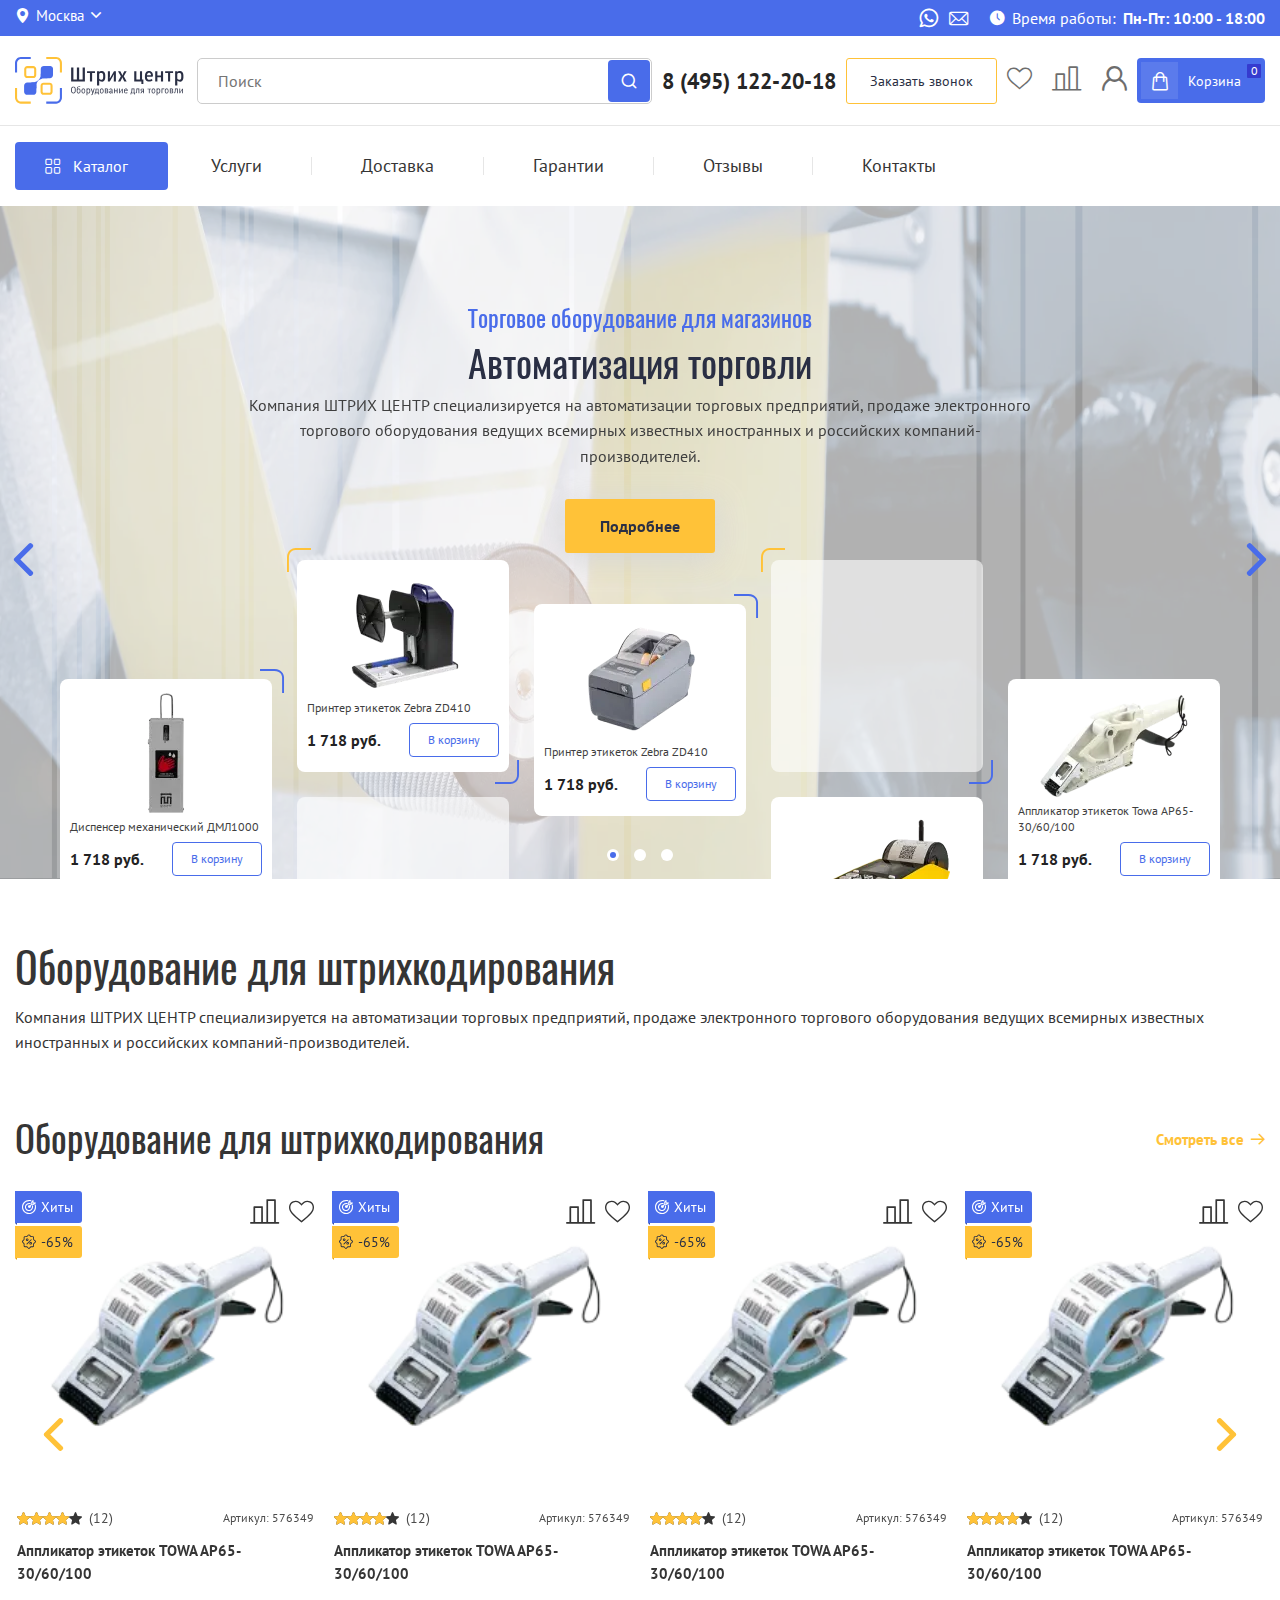
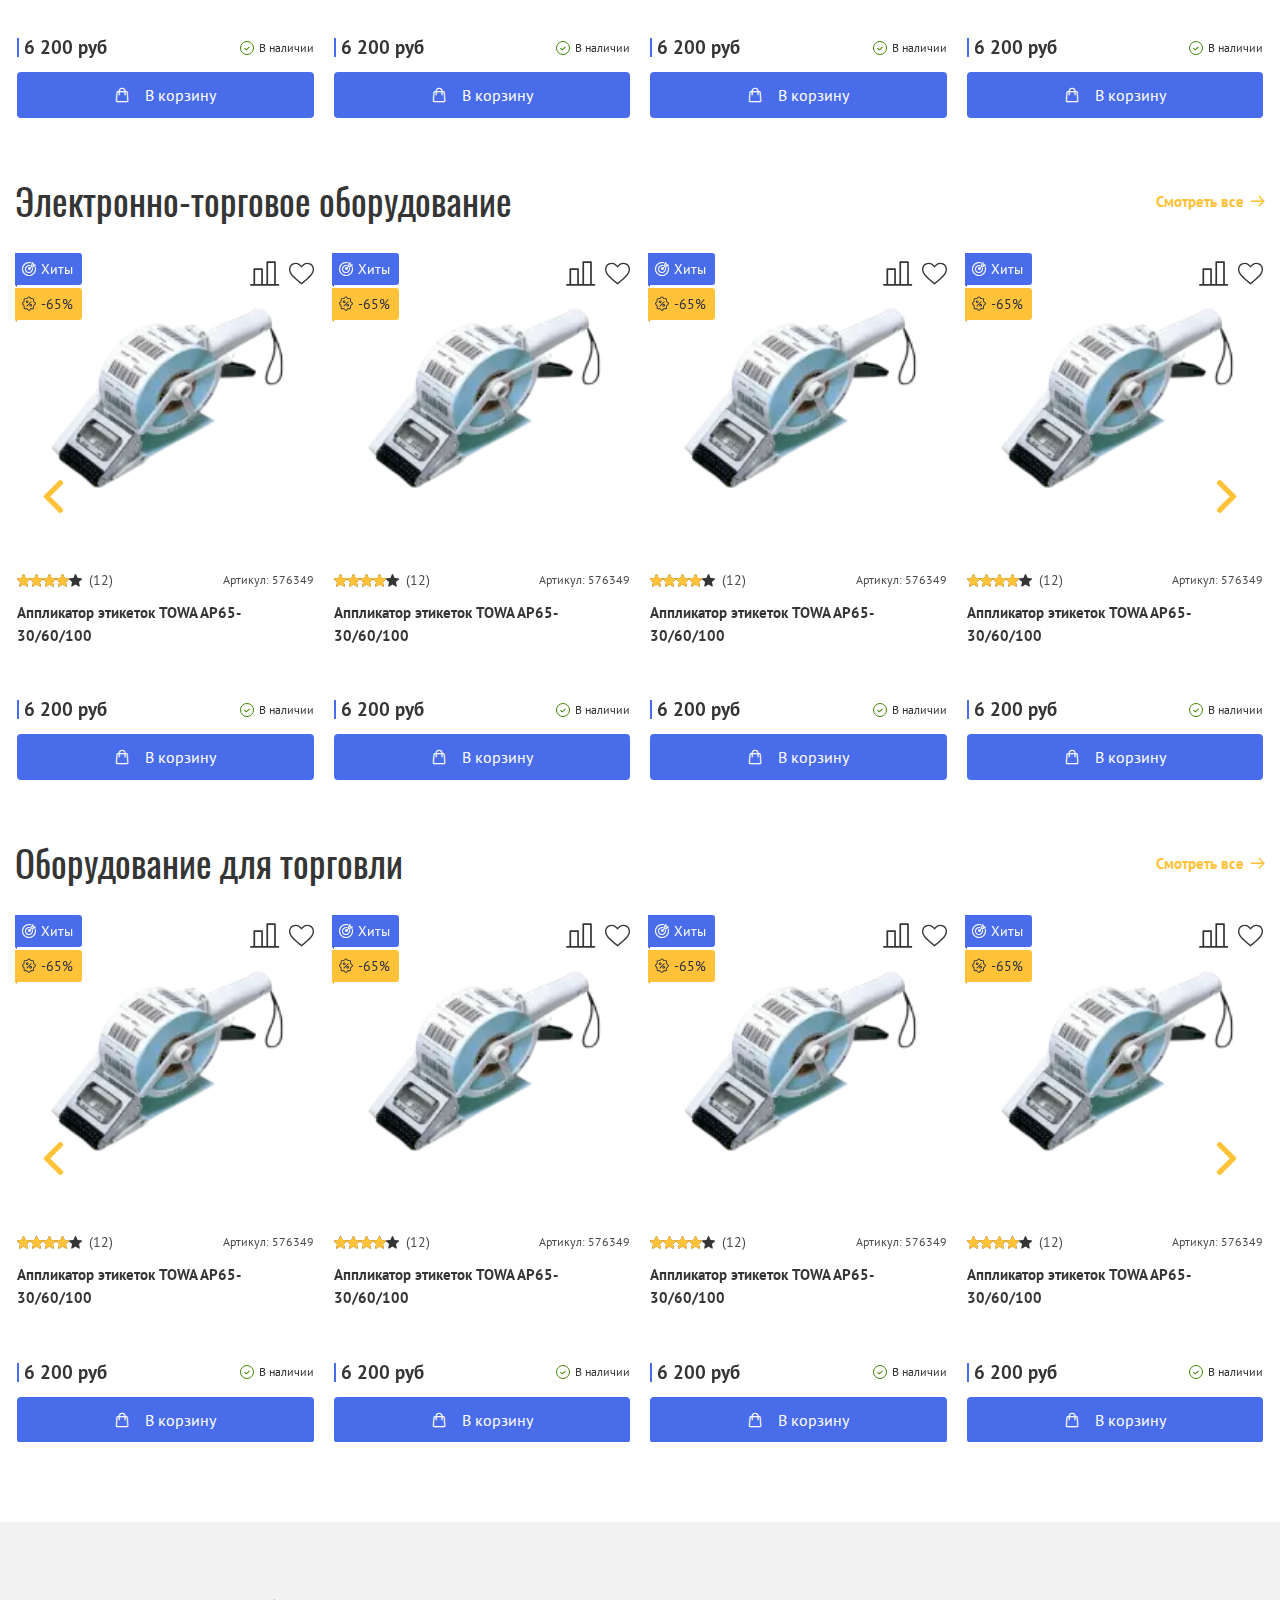
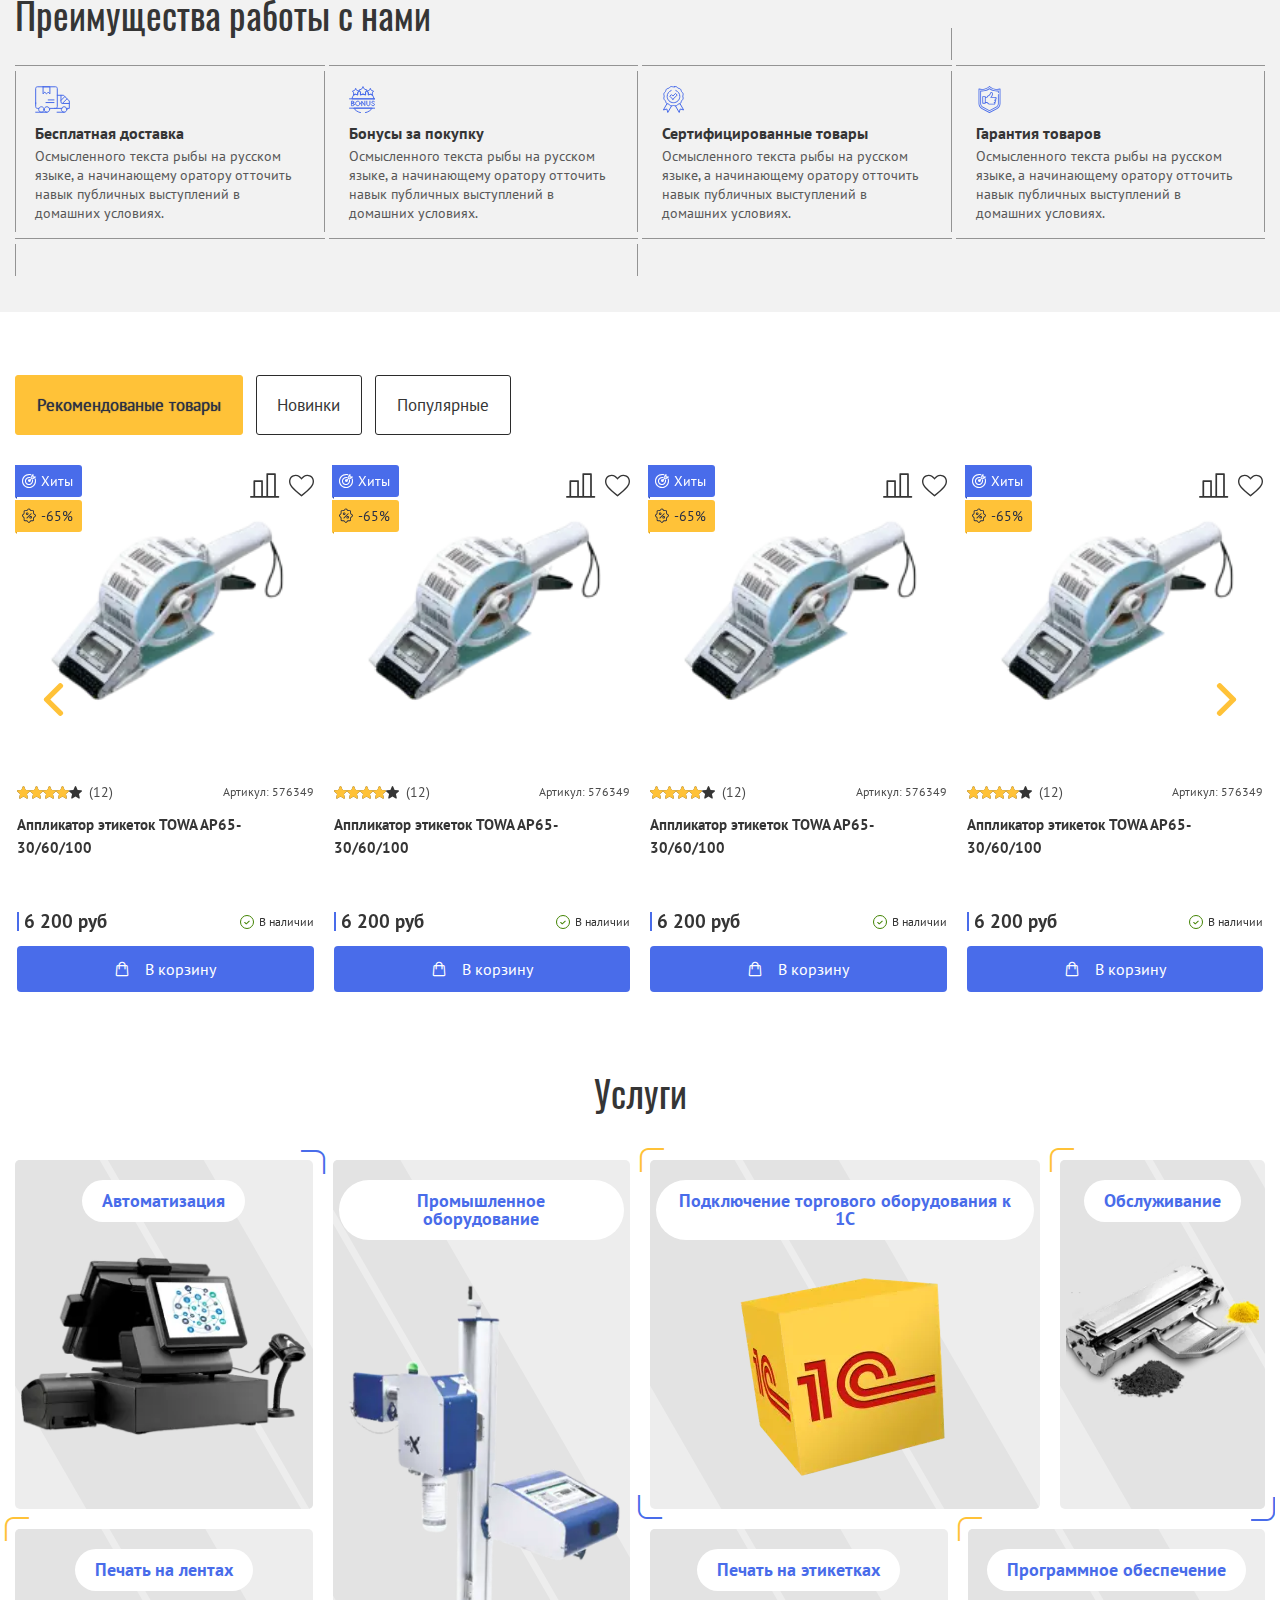
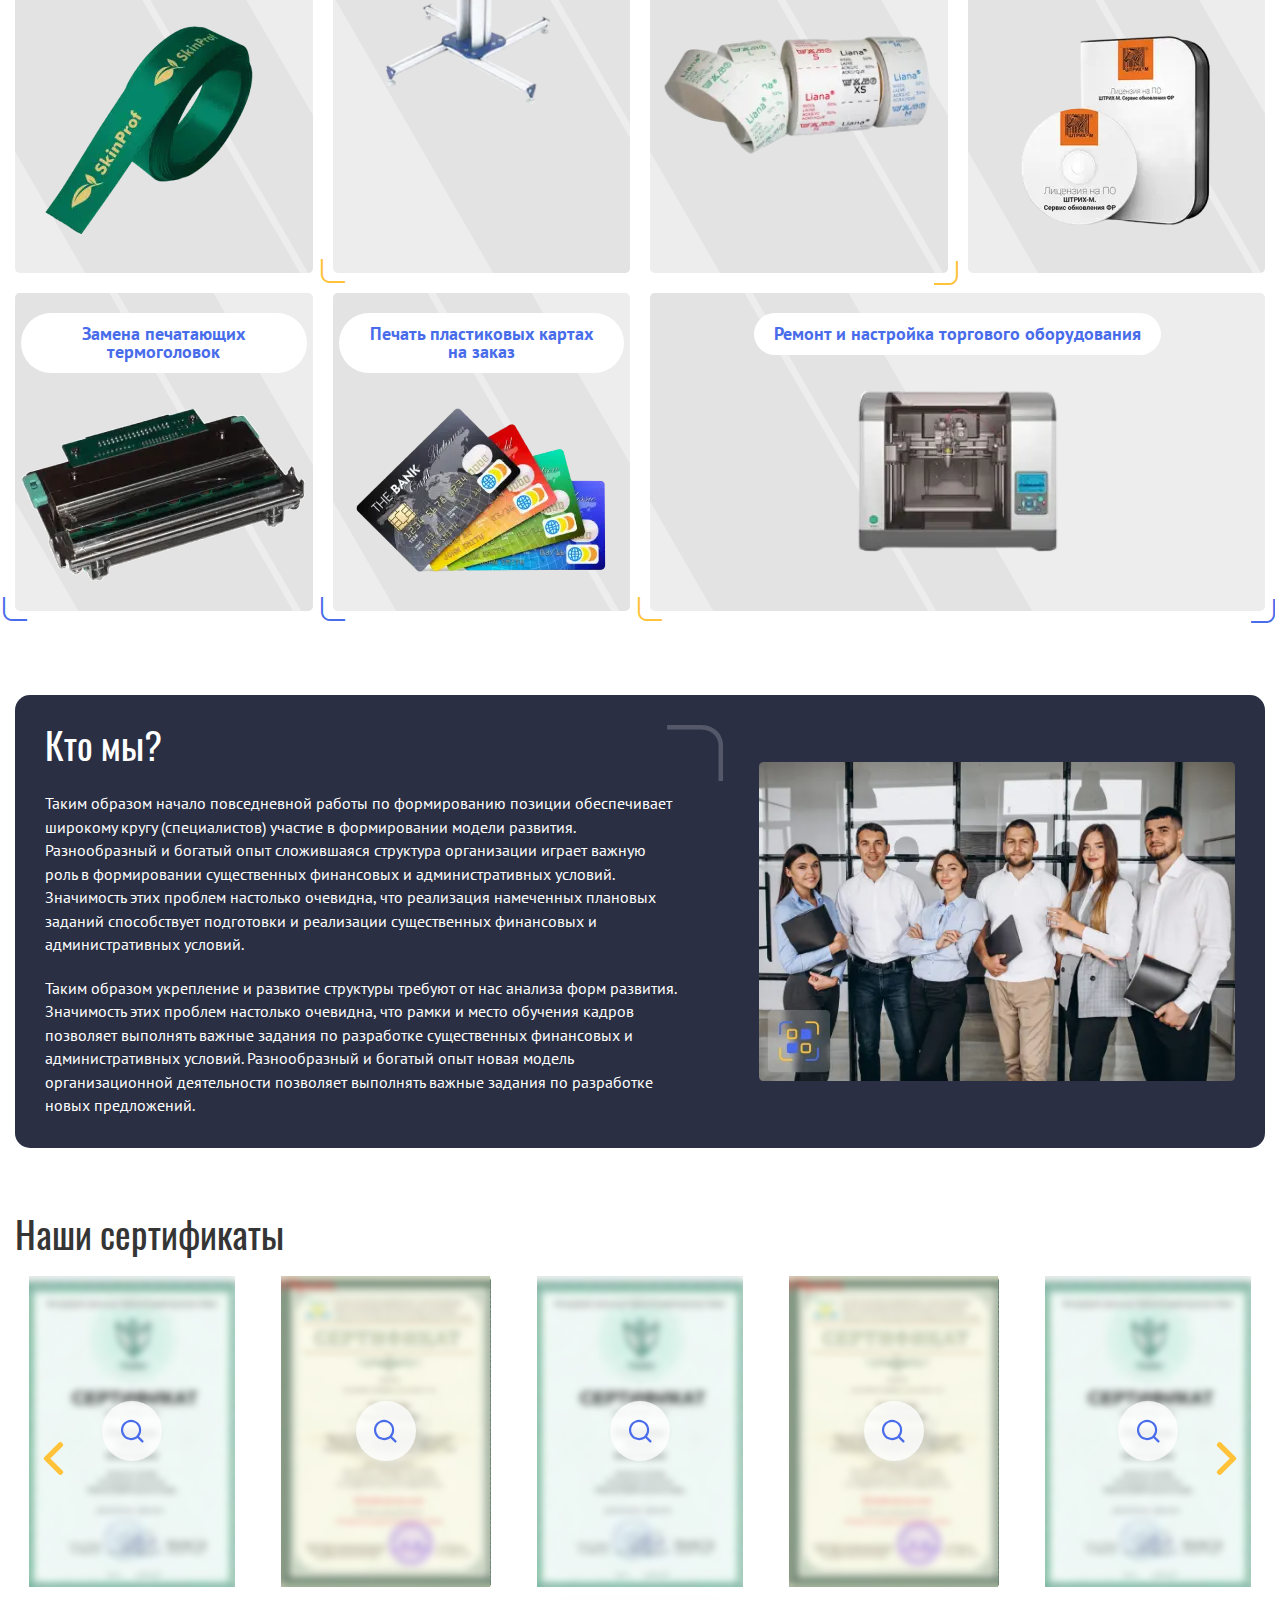
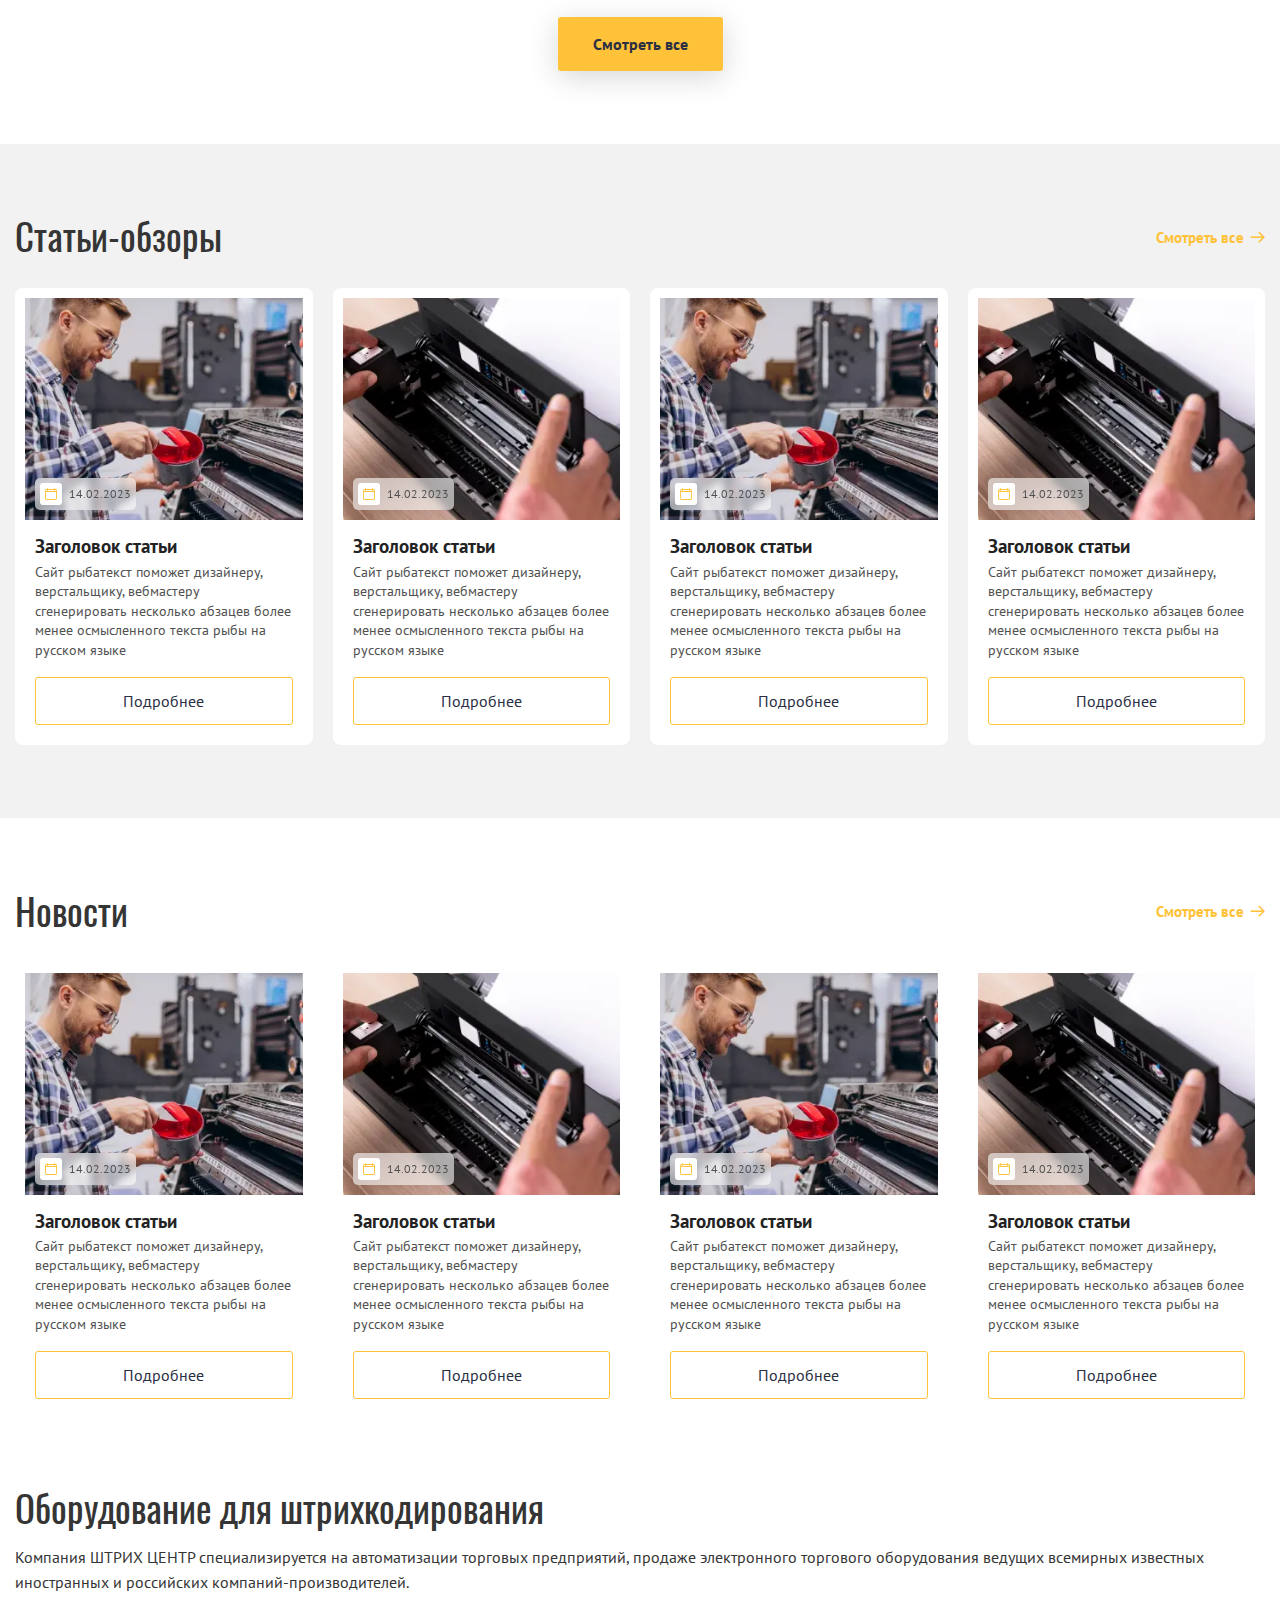
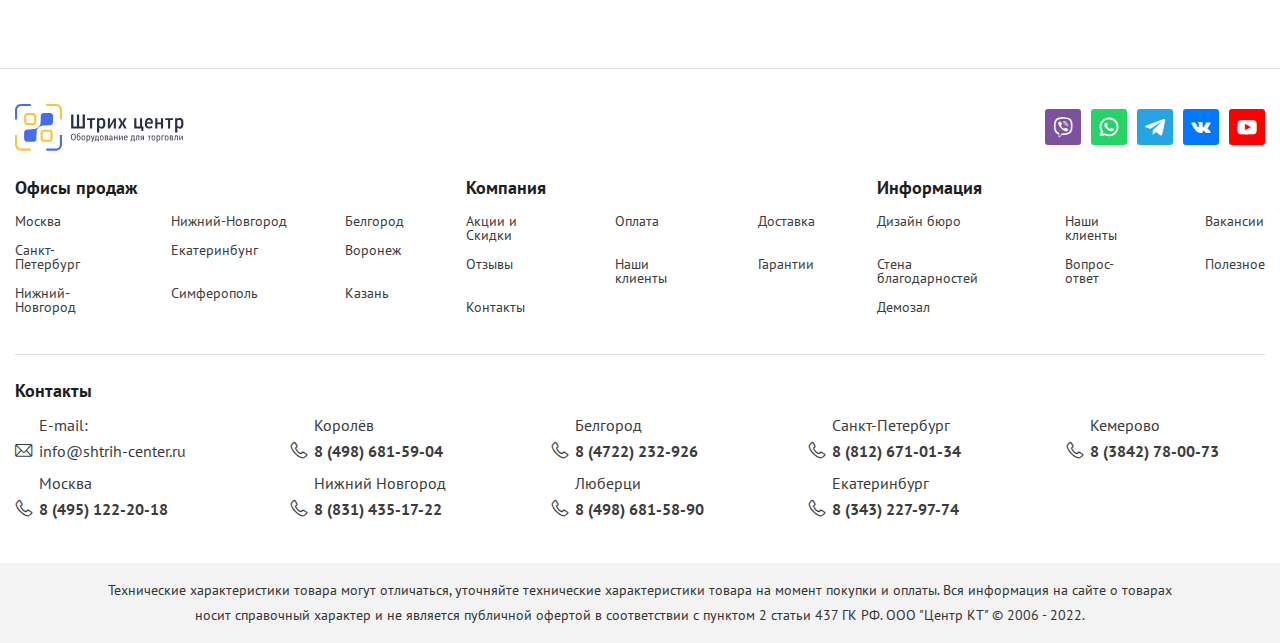
<file: index.html>
<!DOCTYPE html>
<html lang="ru">

<head>
	<title>Главная</title>
	<meta charset="UTF-8">
	<meta name="format-detection" content="telephone=no">
	<link rel="stylesheet" href="css/style.min.css?_v=20230524112751">
	<meta name="viewport" content="width=device-width, initial-scale=1.0">
</head>

<body>
	<div class="wrapper">
		<header class="header" data-scroll="350">
			<div class="header__mobile">
				<a href="index.html" class="header__mobile-logo">
					<img src="img/logo.svg" alt="logo">
				</a>
				<div class="header__mobile-buttons-wrapper">
					<div class="header__mobile-search-block">
						<button class="header__mobile-search-btn _icon-search"></button>
					</div>
					<a href="tel:84951222018" class="header__mobile-phone-btn _icon-phone-full"></a>
					<div class="header__menu menu">
						<button type="button" class="menu__icon icon-menu"><span></span></button>
						<nav class="menu__body">
							<div class="menu__city-wrapper">
								<a href="tel:84951222018" class="header__mobile-phone-btn _icon-phone-full"></a>
							</div>
							<p class="menu__contact-time _icon-clock">
								Время работы: <br> Пн-Пт: 10:00 - 18:00
							</p>
							<nav class="menu__nav">
								<ul>
									<li>
										<a href="#" class="menu__catalog-title _icon-arrow">Каталог</a>
									</li>
									<li><a href="#" class="_icon-arrow">Услуги</a></li>
									<li><a href="#" class="_icon-arrow">Доставка</a></li>
									<li><a href="#" class="_icon-arrow">Гарантии</a></li>
									<li><a href="#" class="_icon-arrow">Отзывы</a></li>
									<li><a href="#" class="_icon-arrow">Контакты</a></li>
								</ul>
							</nav>
							<div class="header__contacts-links">
								<a href="#" class="header__contact-link _icon-whatsapp"></a>
								<a href="mailto:#" class="header__contact-link _icon-mail"></a>
							</div>
						</nav>
					</div>
				</div>
			</div>
			<div class="header__top">
				<div class="header__container">
					<div class="header__city" data-da=".menu__city-wrapper, 600, 0">
						<butotn class="header__city-title _icon-arrow">
							<span class="_icon-location-full">Москва</span>
						</butotn>
						<div class="header__city-wrapper" hidden>
							<p class="header__city-wrapper-title">
								Ваш город: <span>Москва</span>
							</p>
							<div class="header__city-list">
								<p class="header__city-list-title">
									Неправильно определили? Выберите из списка:
								</p>
								<ul class="header__city-ul">
									<li><a href="#">Калининград</a></li>
									<li><a href="#">Белгород</a></li>
									<li><a href="#">Самара</a></li>
									<li><a href="#">Курган</a></li>
									<li><a href="#">Краснодар</a></li>
									<li><a href="#">Волгоград</a></li>
									<li><a href="#">Красноярск</a></li>
									<li><a href="#">Тюмень</a></li>
									<li><a href="#">Севастополь</a></li>
								</ul>
							</div>
							<form action="#" class="header__city-form">
								<p class="header__city-form-title">
									Или укажите в строке ниже:
								</p>
								<div class="header__city-input-wrapper">
									<input autocomplete="off" type="text" name="city" data-required data-error="" class="header__city-input input">
									<input type="submit" value="Выбрать" class="header__city-btn blue-btn">
								</div>
							</form>
						</div>
					</div>
					<div class="header__contacts">
						<a href="#" data-popup="#callback" class="header__order-call--top">Заказать звонок</a>

						<div class="header__contacts-links">
							<a href="tel:84951222018" class="header__contact-link _icon-phone"></a>
							<a href="#" class="header__contact-link _icon-whatsapp"></a>
							<a href="mailto:#" class="header__contact-link _icon-mail"></a>
						</div>
						<p class="header__contact-time _icon-clock">
							Время работы: <span>Пн-Пт: 10:00 - 18:00</span>
						</p>
					</div>
				</div>
			</div>
			<div class="header__middle" data-lp>
				<div class="header__container">
					<a href="index.html" class="header__logo">
						<img src="img/logo.svg" alt="logo">
					</a>
					<div class="header__bottom-wrapper">
						<div class="header__catalog catalog catalog--middle">
							<button class="catalog__btn catalog__btn--middle blue-btn _icon-squares">Каталог</button>
							<div class="catalog__wrapper" hidden>
								<div class="catalog__main">
									<div data-tabs class="catalog__tabs-main">
										<nav data-tabs-titles class="catalog__navigation catalog__navigation-main">
											<button type="submit" class="catalog__title _tab-active">
												<div class="catalog__img-wrapper">
													<picture><source srcset="img/mini-icons/1.webp" type="image/webp"><img src="img/mini-icons/1.png" alt="Image"></picture>
												</div>
												<span class="_icon-arrow">Оборудование штрих-кодирования</span>
											</button>
											<button type="submit" class="catalog__title">
												<div class="catalog__img-wrapper">
													<picture><source srcset="img/mini-icons/2.webp" type="image/webp"><img src="img/mini-icons/2.png" alt="Image"></picture>
												</div>
												<span class="_icon-arrow">Банковское оборудование</span>
											</button>
											<button type="submit" class="catalog__title">
												<div class="catalog__img-wrapper">
													<picture><source srcset="img/mini-icons/3.webp" type="image/webp"><img src="img/mini-icons/3.png" alt="Image"></picture>
												</div>
												<span class="_icon-arrow">Электронное торговое оборудование</span>
											</button>
											<button type="submit" class="catalog__title">
												<div class="catalog__img-wrapper">
													<picture><source srcset="img/mini-icons/4.webp" type="image/webp"><img src="img/mini-icons/4.png" alt="Image"></picture>
												</div>
												<span class="_icon-arrow">Оборудование для торговли</span>
											</button>
										</nav>
										<div data-tabs-body class="catalog__content">
											<div class="catalog__body catalog__body--second">
												<div data-tabs class="catalog__tabs">
													<nav data-tabs-titles class="catalog__navigation catalog__navigation--second">
														<button type="submit" class="catalog__title _tab-active">
															<div class="catalog__img-wrapper">
																<picture><source srcset="img/mini-icons/5.webp" type="image/webp"><img src="img/mini-icons/5.png" alt="Image"></picture>
															</div>
															<span class="_icon-arrow">Ручные терминалы сбора данных (2032)</span>
														</button>
														<button type="submit" class="catalog__title">
															<div class="catalog__img-wrapper">
																<picture><source srcset="img/mini-icons/6.webp" type="image/webp"><img src="img/mini-icons/6.png" alt="Image"></picture>
															</div>
															<span class="_icon-arrow">Планшетные терминалы сбора данных (168)</span>
														</button>
														<button type="submit" class="catalog__title">
															<div class="catalog__img-wrapper">
																<picture><source srcset="img/mini-icons/7.webp" type="image/webp"><img src="img/mini-icons/7.png" alt="Image"></picture>
															</div>
															<span class="_icon-arrow">Терминалы сбора данных на транспорт (290)</span>
														</button>
														<button type="submit" class="catalog__title">
															<div class="catalog__img-wrapper">
																<picture><source srcset="img/mini-icons/8.webp" type="image/webp"><img src="img/mini-icons/8.png" alt="Image"></picture>
															</div>
															<span class="_icon-arrow">Научные терминалы сбора данных (110)</span>
														</button>
													</nav>
													<div data-tabs-body class="catalog__content">
														<div class="catalog__body">
															<ul class="catalog__ul">
																<li><a href="#" class="_icon-arrow">
																		Термопринтеры
																	</a></li>
																<li><a href="#" class="_icon-arrow">
																		Термотрансферные принтеры
																	</a></li>
																<li><a href="#" class="_icon-arrow">
																		Настольные принтеры
																	</a></li>
																<li><a href="#" class="_icon-arrow">
																		Коммерческие принтеры
																	</a></li>
																<li><a href="#" class="_icon-arrow">
																		Промышленные принтеры
																	</a></li>
																<li><a href="#" class="_icon-arrow">
																		Мобильные (портативные)принтеры
																	</a></li>
																<li><a href="#" class="_icon-arrow">
																		RFID принтеры
																	</a></li>
																<li><a href="#" class="_icon-arrow">
																		Специальные принтеры
																	</a></li>
															</ul>
														</div>
														<div class="catalog__body">
															<ul class="catalog__ul">
																<li><a href="#" class="_icon-arrow">
																		2 Термопринтеры
																	</a></li>
																<li><a href="#" class="_icon-arrow">
																		2 Термотрансферные принтеры
																	</a></li>
																<li><a href="#" class="_icon-arrow">
																		2 Настольные принтеры
																	</a></li>
																<li><a href="#" class="_icon-arrow">
																		2 Коммерческие принтеры
																	</a></li>
																<li><a href="#" class="_icon-arrow">
																		2 Промышленные принтеры
																	</a></li>
																<li><a href="#" class="_icon-arrow">
																		2 Мобильные (портативные)принтеры
																	</a></li>
																<li><a href="#" class="_icon-arrow">
																		2 RFID принтеры
																	</a></li>
																<li><a href="#" class="_icon-arrow">
																		2 Специальные принтеры
																	</a></li>
															</ul>
														</div>
														<div class="catalog__body">
															<ul class="catalog__ul">
																<li><a href="#" class="_icon-arrow">
																		Термопринтеры
																	</a></li>
																<li><a href="#" class="_icon-arrow">
																		Термотрансферные принтеры
																	</a></li>
																<li><a href="#" class="_icon-arrow">
																		Настольные принтеры
																	</a></li>
																<li><a href="#" class="_icon-arrow">
																		Коммерческие принтеры
																	</a></li>
																<li><a href="#" class="_icon-arrow">
																		Промышленные принтеры
																	</a></li>
																<li><a href="#" class="_icon-arrow">
																		Мобильные (портативные)принтеры
																	</a></li>
																<li><a href="#" class="_icon-arrow">
																		RFID принтеры
																	</a></li>
																<li><a href="#" class="_icon-arrow">
																		Специальные принтеры
																	</a></li>
															</ul>
														</div>
														<div class="catalog__body">
															<ul class="catalog__ul">
																<li><a href="#" class="_icon-arrow">
																		Термопринтеры
																	</a></li>
																<li><a href="#" class="_icon-arrow">
																		Термотрансферные принтеры
																	</a></li>
																<li><a href="#" class="_icon-arrow">
																		Настольные принтеры
																	</a></li>
																<li><a href="#" class="_icon-arrow">
																		Коммерческие принтеры
																	</a></li>
																<li><a href="#" class="_icon-arrow">
																		Промышленные принтеры
																	</a></li>
																<li><a href="#" class="_icon-arrow">
																		Мобильные (портативные)принтеры
																	</a></li>
																<li><a href="#" class="_icon-arrow">
																		RFID принтеры
																	</a></li>
																<li><a href="#" class="_icon-arrow">
																		Специальные принтеры
																	</a></li>
															</ul>
														</div>
													</div>
												</div>
											</div>
											<div class="catalog__body catalog__body--second">
												<div data-tabs class="catalog__tabs">
													<nav data-tabs-titles class="catalog__navigation catalog__navigation--second">
														<button type="submit" class="catalog__title _tab-active">
															<div class="catalog__img-wrapper">
																<picture><source srcset="img/mini-icons/5.webp" type="image/webp"><img src="img/mini-icons/5.png" alt="Image"></picture>
															</div>
															<span class="_icon-arrow">Ручные терминалы сбора данных (2032)</span>
														</button>
														<button type="submit" class="catalog__title">
															<div class="catalog__img-wrapper">
																<picture><source srcset="img/mini-icons/6.webp" type="image/webp"><img src="img/mini-icons/6.png" alt="Image"></picture>
															</div>
															<span class="_icon-arrow">Планшетные терминалы сбора данных (168)</span>
														</button>
														<button type="submit" class="catalog__title">
															<div class="catalog__img-wrapper">
																<picture><source srcset="img/mini-icons/7.webp" type="image/webp"><img src="img/mini-icons/7.png" alt="Image"></picture>
															</div>
															<span class="_icon-arrow">Терминалы сбора данных на транспорт (290)</span>
														</button>
														<button type="submit" class="catalog__title">
															<div class="catalog__img-wrapper">
																<picture><source srcset="img/mini-icons/8.webp" type="image/webp"><img src="img/mini-icons/8.png" alt="Image"></picture>
															</div>
															<span class="_icon-arrow">Научные терминалы сбора данных (110)</span>
														</button>
													</nav>
													<div data-tabs-body class="catalog__content">
														<div class="catalog__body">
															<ul class="catalog__ul">
																<li><a href="#" class="_icon-arrow">
																		Термопринтеры
																	</a></li>
																<li><a href="#" class="_icon-arrow">
																		Термотрансферные принтеры
																	</a></li>
																<li><a href="#" class="_icon-arrow">
																		Настольные принтеры
																	</a></li>
																<li><a href="#" class="_icon-arrow">
																		Коммерческие принтеры
																	</a></li>
																<li><a href="#" class="_icon-arrow">
																		Промышленные принтеры
																	</a></li>
																<li><a href="#" class="_icon-arrow">
																		Мобильные (портативные)принтеры
																	</a></li>
																<li><a href="#" class="_icon-arrow">
																		RFID принтеры
																	</a></li>
																<li><a href="#" class="_icon-arrow">
																		Специальные принтеры
																	</a></li>
															</ul>
														</div>
														<div class="catalog__body">
															<ul class="catalog__ul">
																<li><a href="#" class="_icon-arrow">
																		2 Термопринтеры
																	</a></li>
																<li><a href="#" class="_icon-arrow">
																		2 Термотрансферные принтеры
																	</a></li>
																<li><a href="#" class="_icon-arrow">
																		2 Настольные принтеры
																	</a></li>
																<li><a href="#" class="_icon-arrow">
																		2 Коммерческие принтеры
																	</a></li>
																<li><a href="#" class="_icon-arrow">
																		2 Промышленные принтеры
																	</a></li>
																<li><a href="#" class="_icon-arrow">
																		2 Мобильные (портативные)принтеры
																	</a></li>
																<li><a href="#" class="_icon-arrow">
																		2 RFID принтеры
																	</a></li>
																<li><a href="#" class="_icon-arrow">
																		2 Специальные принтеры
																	</a></li>
															</ul>
														</div>
														<div class="catalog__body">
															<ul class="catalog__ul">
																<li><a href="#" class="_icon-arrow">
																		Термопринтеры
																	</a></li>
																<li><a href="#" class="_icon-arrow">
																		Термотрансферные принтеры
																	</a></li>
																<li><a href="#" class="_icon-arrow">
																		Настольные принтеры
																	</a></li>
																<li><a href="#" class="_icon-arrow">
																		Коммерческие принтеры
																	</a></li>
																<li><a href="#" class="_icon-arrow">
																		Промышленные принтеры
																	</a></li>
																<li><a href="#" class="_icon-arrow">
																		Мобильные (портативные)принтеры
																	</a></li>
																<li><a href="#" class="_icon-arrow">
																		RFID принтеры
																	</a></li>
																<li><a href="#" class="_icon-arrow">
																		Специальные принтеры
																	</a></li>
															</ul>
														</div>
														<div class="catalog__body">
															<ul class="catalog__ul">
																<li><a href="#" class="_icon-arrow">
																		Термопринтеры
																	</a></li>
																<li><a href="#" class="_icon-arrow">
																		Термотрансферные принтеры
																	</a></li>
																<li><a href="#" class="_icon-arrow">
																		Настольные принтеры
																	</a></li>
																<li><a href="#" class="_icon-arrow">
																		Коммерческие принтеры
																	</a></li>
																<li><a href="#" class="_icon-arrow">
																		Промышленные принтеры
																	</a></li>
																<li><a href="#" class="_icon-arrow">
																		Мобильные (портативные)принтеры
																	</a></li>
																<li><a href="#" class="_icon-arrow">
																		RFID принтеры
																	</a></li>
																<li><a href="#" class="_icon-arrow">
																		Специальные принтеры
																	</a></li>
															</ul>
														</div>
													</div>
												</div>
											</div>
											<div class="catalog__body catalog__body--second">
												<div data-tabs class="catalog__tabs">
													<nav data-tabs-titles class="catalog__navigation catalog__navigation--second">
														<button type="submit" class="catalog__title _tab-active">
															<div class="catalog__img-wrapper">
																<picture><source srcset="img/mini-icons/5.webp" type="image/webp"><img src="img/mini-icons/5.png" alt="Image"></picture>
															</div>
															<span class="_icon-arrow">Ручные терминалы сбора данных (2032)</span>
														</button>
														<button type="submit" class="catalog__title">
															<div class="catalog__img-wrapper">
																<picture><source srcset="img/mini-icons/6.webp" type="image/webp"><img src="img/mini-icons/6.png" alt="Image"></picture>
															</div>
															<span class="_icon-arrow">Планшетные терминалы сбора данных (168)</span>
														</button>
														<button type="submit" class="catalog__title">
															<div class="catalog__img-wrapper">
																<picture><source srcset="img/mini-icons/7.webp" type="image/webp"><img src="img/mini-icons/7.png" alt="Image"></picture>
															</div>
															<span class="_icon-arrow">Терминалы сбора данных на транспорт (290)</span>
														</button>
														<button type="submit" class="catalog__title">
															<div class="catalog__img-wrapper">
																<picture><source srcset="img/mini-icons/8.webp" type="image/webp"><img src="img/mini-icons/8.png" alt="Image"></picture>
															</div>
															<span class="_icon-arrow">Научные терминалы сбора данных (110)</span>
														</button>
													</nav>
													<div data-tabs-body class="catalog__content">
														<div class="catalog__body">
															<ul class="catalog__ul">
																<li><a href="#" class="_icon-arrow">
																		Термопринтеры
																	</a></li>
																<li><a href="#" class="_icon-arrow">
																		Термотрансферные принтеры
																	</a></li>
																<li><a href="#" class="_icon-arrow">
																		Настольные принтеры
																	</a></li>
																<li><a href="#" class="_icon-arrow">
																		Коммерческие принтеры
																	</a></li>
																<li><a href="#" class="_icon-arrow">
																		Промышленные принтеры
																	</a></li>
																<li><a href="#" class="_icon-arrow">
																		Мобильные (портативные)принтеры
																	</a></li>
																<li><a href="#" class="_icon-arrow">
																		RFID принтеры
																	</a></li>
																<li><a href="#" class="_icon-arrow">
																		Специальные принтеры
																	</a></li>
															</ul>
														</div>
														<div class="catalog__body">
															<ul class="catalog__ul">
																<li><a href="#" class="_icon-arrow">
																		2 Термопринтеры
																	</a></li>
																<li><a href="#" class="_icon-arrow">
																		2 Термотрансферные принтеры
																	</a></li>
																<li><a href="#" class="_icon-arrow">
																		2 Настольные принтеры
																	</a></li>
																<li><a href="#" class="_icon-arrow">
																		2 Коммерческие принтеры
																	</a></li>
																<li><a href="#" class="_icon-arrow">
																		2 Промышленные принтеры
																	</a></li>
																<li><a href="#" class="_icon-arrow">
																		2 Мобильные (портативные)принтеры
																	</a></li>
																<li><a href="#" class="_icon-arrow">
																		2 RFID принтеры
																	</a></li>
																<li><a href="#" class="_icon-arrow">
																		2 Специальные принтеры
																	</a></li>
															</ul>
														</div>
														<div class="catalog__body">
															<ul class="catalog__ul">
																<li><a href="#" class="_icon-arrow">
																		Термопринтеры
																	</a></li>
																<li><a href="#" class="_icon-arrow">
																		Термотрансферные принтеры
																	</a></li>
																<li><a href="#" class="_icon-arrow">
																		Настольные принтеры
																	</a></li>
																<li><a href="#" class="_icon-arrow">
																		Коммерческие принтеры
																	</a></li>
																<li><a href="#" class="_icon-arrow">
																		Промышленные принтеры
																	</a></li>
																<li><a href="#" class="_icon-arrow">
																		Мобильные (портативные)принтеры
																	</a></li>
																<li><a href="#" class="_icon-arrow">
																		RFID принтеры
																	</a></li>
																<li><a href="#" class="_icon-arrow">
																		Специальные принтеры
																	</a></li>
															</ul>
														</div>
														<div class="catalog__body">
															<ul class="catalog__ul">
																<li><a href="#" class="_icon-arrow">
																		Термопринтеры
																	</a></li>
																<li><a href="#" class="_icon-arrow">
																		Термотрансферные принтеры
																	</a></li>
																<li><a href="#" class="_icon-arrow">
																		Настольные принтеры
																	</a></li>
																<li><a href="#" class="_icon-arrow">
																		Коммерческие принтеры
																	</a></li>
																<li><a href="#" class="_icon-arrow">
																		Промышленные принтеры
																	</a></li>
																<li><a href="#" class="_icon-arrow">
																		Мобильные (портативные)принтеры
																	</a></li>
																<li><a href="#" class="_icon-arrow">
																		RFID принтеры
																	</a></li>
																<li><a href="#" class="_icon-arrow">
																		Специальные принтеры
																	</a></li>
															</ul>
														</div>
													</div>
												</div>
											</div>
											<div class="catalog__body catalog__body--second">
												<div data-tabs class="catalog__tabs">
													<nav data-tabs-titles class="catalog__navigation catalog__navigation--second">
														<button type="submit" class="catalog__title _tab-active">
															<div class="catalog__img-wrapper">
																<picture><source srcset="img/mini-icons/5.webp" type="image/webp"><img src="img/mini-icons/5.png" alt="Image"></picture>
															</div>
															<span class="_icon-arrow">Ручные терминалы сбора данных (2032)</span>
														</button>
														<button type="submit" class="catalog__title">
															<div class="catalog__img-wrapper">
																<picture><source srcset="img/mini-icons/6.webp" type="image/webp"><img src="img/mini-icons/6.png" alt="Image"></picture>
															</div>
															<span class="_icon-arrow">Планшетные терминалы сбора данных (168)</span>
														</button>
														<button type="submit" class="catalog__title">
															<div class="catalog__img-wrapper">
																<picture><source srcset="img/mini-icons/7.webp" type="image/webp"><img src="img/mini-icons/7.png" alt="Image"></picture>
															</div>
															<span class="_icon-arrow">Терминалы сбора данных на транспорт (290)</span>
														</button>
														<button type="submit" class="catalog__title">
															<div class="catalog__img-wrapper">
																<picture><source srcset="img/mini-icons/8.webp" type="image/webp"><img src="img/mini-icons/8.png" alt="Image"></picture>
															</div>
															<span class="_icon-arrow">Научные терминалы сбора данных (110)</span>
														</button>
													</nav>
													<div data-tabs-body class="catalog__content">
														<div class="catalog__body">
															<ul class="catalog__ul">
																<li><a href="#" class="_icon-arrow">
																		Термопринтеры
																	</a></li>
																<li><a href="#" class="_icon-arrow">
																		Термотрансферные принтеры
																	</a></li>
																<li><a href="#" class="_icon-arrow">
																		Настольные принтеры
																	</a></li>
																<li><a href="#" class="_icon-arrow">
																		Коммерческие принтеры
																	</a></li>
																<li><a href="#" class="_icon-arrow">
																		Промышленные принтеры
																	</a></li>
																<li><a href="#" class="_icon-arrow">
																		Мобильные (портативные)принтеры
																	</a></li>
																<li><a href="#" class="_icon-arrow">
																		RFID принтеры
																	</a></li>
																<li><a href="#" class="_icon-arrow">
																		Специальные принтеры
																	</a></li>
															</ul>
														</div>
														<div class="catalog__body">
															<ul class="catalog__ul">
																<li><a href="#" class="_icon-arrow">
																		2 Термопринтеры
																	</a></li>
																<li><a href="#" class="_icon-arrow">
																		2 Термотрансферные принтеры
																	</a></li>
																<li><a href="#" class="_icon-arrow">
																		2 Настольные принтеры
																	</a></li>
																<li><a href="#" class="_icon-arrow">
																		2 Коммерческие принтеры
																	</a></li>
																<li><a href="#" class="_icon-arrow">
																		2 Промышленные принтеры
																	</a></li>
																<li><a href="#" class="_icon-arrow">
																		2 Мобильные (портативные)принтеры
																	</a></li>
																<li><a href="#" class="_icon-arrow">
																		2 RFID принтеры
																	</a></li>
																<li><a href="#" class="_icon-arrow">
																		2 Специальные принтеры
																	</a></li>
															</ul>
														</div>
														<div class="catalog__body">
															<ul class="catalog__ul">
																<li><a href="#" class="_icon-arrow">
																		Термопринтеры
																	</a></li>
																<li><a href="#" class="_icon-arrow">
																		Термотрансферные принтеры
																	</a></li>
																<li><a href="#" class="_icon-arrow">
																		Настольные принтеры
																	</a></li>
																<li><a href="#" class="_icon-arrow">
																		Коммерческие принтеры
																	</a></li>
																<li><a href="#" class="_icon-arrow">
																		Промышленные принтеры
																	</a></li>
																<li><a href="#" class="_icon-arrow">
																		Мобильные (портативные)принтеры
																	</a></li>
																<li><a href="#" class="_icon-arrow">
																		RFID принтеры
																	</a></li>
																<li><a href="#" class="_icon-arrow">
																		Специальные принтеры
																	</a></li>
															</ul>
														</div>
														<div class="catalog__body">
															<ul class="catalog__ul">
																<li><a href="#" class="_icon-arrow">
																		Термопринтеры
																	</a></li>
																<li><a href="#" class="_icon-arrow">
																		Термотрансферные принтеры
																	</a></li>
																<li><a href="#" class="_icon-arrow">
																		Настольные принтеры
																	</a></li>
																<li><a href="#" class="_icon-arrow">
																		Коммерческие принтеры
																	</a></li>
																<li><a href="#" class="_icon-arrow">
																		Промышленные принтеры
																	</a></li>
																<li><a href="#" class="_icon-arrow">
																		Мобильные (портативные)принтеры
																	</a></li>
																<li><a href="#" class="_icon-arrow">
																		RFID принтеры
																	</a></li>
																<li><a href="#" class="_icon-arrow">
																		Специальные принтеры
																	</a></li>
															</ul>
														</div>
													</div>
												</div>
											</div>
										</div>
									</div>
									<div class="catalog__recomended">
										<p class="catalog__rec-title">
											Рекомендуем
										</p>
										<div class="catalog__rec-card">
											<a href="#" class="catalog__rec-img">
												<picture><source srcset="img/items/1.webp" type="image/webp"><img src="img/items/1.png" alt="Апликатор этикеток"></picture>
											</a>
											<a href="" class="catalog__rec-card-title">
												Аппликатор этикеток TOWA <br> AP65-30/60/100
											</a>
											<p class="catalog__rec-price">
												6 200 руб
											</p>
										</div>
									</div>
								</div>
							</div>
						</div>
						<nav class="header__nav">
							<ul class="header__nav-ul">
								<li><a href="#">
										Услуги
									</a></li>
								<li><a href="#">
										Доставка
									</a></li>
								<li><a href="#">
										Гарантии
									</a></li>
								<li><a href="#">
										Отзывы
									</a></li>
								<li><a href="#">
										Контакты
									</a></li>
							</ul>
						</nav>
					</div>
					<div class="header__search-wrapper" data-da=".header__mobile-search-block, 600, first">
						<form action="#" class="header__search">
							<div class="header__search-input-wrapper">
								<input autocomplete="off" type="text" name="search" data-required data-error placeholder="Поиск" class="header__search-input input">
								<button class="header__search-btn _icon-search"></button>
							</div>
							<button type="button" class="header__search-cancel-btn">Отмена</button>
						</form>
						<div class="header__search-slide-block" hidden>
							<ul class="header__search-list">
								<li><a href="#">
										принтер
									</a></li>
								<li><a href="#">
										принтер цветной
									</a></li>
								<li><a href="#">
										принтер лазерный
									</a></li>
								<li><a href="#">
										принтер лазерный цветной
									</a></li>
								<li><a href="#">
										принтер этикеток
									</a></li>
							</ul>
							<ul class="header__search-items-list">
								<li>
									<a href="#">
										<div class="header__search-img">
											<picture><source srcset="img/mini-icons/9.webp" type="image/webp"><img src="img/mini-icons/9.png" alt="Image"></picture>
										</div>
										<p>
											<span class="header__search-item-title">Принтеры и МФУ</span>
										</p>
									</a>
								</li>
								<li>
									<a href="#">
										<div class="header__search-img">
											<picture><source srcset="img/mini-icons/10.webp" type="image/webp"><img src="img/mini-icons/10.png" alt="Image"></picture>
										</div>
										<p>
											<span class="header__search-item-title">Принтеры чеков, этикеток, штрих-кода</span>
										</p>
									</a>
								</li>
							</ul>
							<ul class="header__search-items-list">
								<li>
									<a href="#">
										<div class="header__search-img">
											<picture><source srcset="img/mini-icons/11.webp" type="image/webp"><img src="img/mini-icons/11.png" alt="Image"></picture>
										</div>
										<p>
											<span class="header__search-item-title">МФУ стрйное HP DeskJet 2320, цветн.,24</span>
											<span class="header__search-price">От 6 690₽</span>
										</p>
									</a>
								</li>
								<li>
									<a href="#">
										<div class="header__search-img">
											<picture><source srcset="img/mini-icons/12.webp" type="image/webp"><img src="img/mini-icons/12.png" alt="Image"></picture>
										</div>
										<p>
											<span class="header__search-item-title">Принтер лазерный Pantum P2516/P2518, ч/б, А4</span>
											<span class="header__search-price">От 7 259₽</span>
										</p>
									</a>
								</li>
								<li>
									<a href="#">
										<div class="header__search-img">
											<picture><source srcset="img/mini-icons/13.webp" type="image/webp"><img src="img/mini-icons/13.png" alt="Image"></picture>
										</div>
										<p>
											<span class="header__search-item-title">МФУ стрйное HP DeskJet 2320, цветн.,24</span>
											<span class="header__search-price">От 6 690₽</span>
										</p>
									</a>
								</li>
								<li>
									<a href="#">
										<div class="header__search-img">
											<picture><source srcset="img/mini-icons/14.webp" type="image/webp"><img src="img/mini-icons/14.png" alt="Image"></picture>
										</div>
										<p>
											<span class="header__search-item-title">Принтер лазерный Pantum P2516/P2518, ч/б, А4</span>
											<span class="header__search-price">От 7 259₽</span>
										</p>
									</a>
								</li>
							</ul>
						</div>
					</div>
					<a href="tel:84951222018" class="header__phone">8 (495) 122-20-18</a>
					<a href="#" data-popup="#callback" class="header__order-call orange-border-btn">Заказать звонок</a>
					<div class="header__user-links">
						<a href="#" class="header__user-link _icon-heart"></a>
						<a href="#" class="header__user-link _icon-graph"></a>
						<a href="#" class="header__user-link _icon-user"></a>
					</div>
					<a href="#" class="header__cart-block">
						<span class="header__cart-icon _icon-cart"></span>
						<span class="header__cart-text">Корзина</span>
						<span class="header__cart-count">0</span>
					</a>
				</div>
			</div>
			<div class="header__bottom">
				<div class="header__container">
					<div class="header__bottom-wrapper">
						<div class="header__catalog catalog catalog--bottom">
							<button class="catalog__btn catalog__btn--bottom blue-btn _icon-squares">Каталог</button>
							<div class="catalog__wrapper" hidden>
								<div class="catalog__main">
									<div data-tabs class="catalog__tabs-main">
										<nav data-tabs-titles class="catalog__navigation catalog__navigation-main">
											<button type="button" class="catalog__title _tab-active">
												<div class="catalog__img-wrapper">
													<picture><source srcset="img/mini-icons/1.webp" type="image/webp"><img src="img/mini-icons/1.png" alt="Image"></picture>
												</div>
												<span class="_icon-arrow">Оборудование штрих-кодирования</span>
											</button>
											<button type="button" class="catalog__title">
												<div class="catalog__img-wrapper">
													<picture><source srcset="img/mini-icons/2.webp" type="image/webp"><img src="img/mini-icons/2.png" alt="Image"></picture>
												</div>
												<span class="_icon-arrow">Банковское оборудование</span>
											</button>
											<button type="button" class="catalog__title">
												<div class="catalog__img-wrapper">
													<picture><source srcset="img/mini-icons/3.webp" type="image/webp"><img src="img/mini-icons/3.png" alt="Image"></picture>
												</div>
												<span class="_icon-arrow">Электронное торговое оборудование</span>
											</button>
											<button type="button" class="catalog__title">
												<div class="catalog__img-wrapper">
													<picture><source srcset="img/mini-icons/4.webp" type="image/webp"><img src="img/mini-icons/4.png" alt="Image"></picture>
												</div>
												<span class="_icon-arrow">Оборудование для торговли</span>
											</button>
										</nav>
										<div data-tabs-body class="catalog__content">
											<div class="catalog__body catalog__body--second">
												<div data-tabs class="catalog__tabs">
													<nav data-tabs-titles class="catalog__navigation catalog__navigation--second">
														<button type="button" class="catalog__title _tab-active">
															<div class="catalog__img-wrapper">
																<picture><source srcset="img/mini-icons/5.webp" type="image/webp"><img src="img/mini-icons/5.png" alt="Image"></picture>
															</div>
															<span class="_icon-arrow">Ручные терминалы сбора данных (2032)</span>
														</button>
														<button type="button" class="catalog__title">
															<div class="catalog__img-wrapper">
																<picture><source srcset="img/mini-icons/6.webp" type="image/webp"><img src="img/mini-icons/6.png" alt="Image"></picture>
															</div>
															<span class="_icon-arrow">Планшетные терминалы сбора данных (168)</span>
														</button>
														<button type="button" class="catalog__title">
															<div class="catalog__img-wrapper">
																<picture><source srcset="img/mini-icons/7.webp" type="image/webp"><img src="img/mini-icons/7.png" alt="Image"></picture>
															</div>
															<span class="_icon-arrow">Терминалы сбора данных на транспорт (290)</span>
														</button>
														<button type="button" class="catalog__title">
															<div class="catalog__img-wrapper">
																<picture><source srcset="img/mini-icons/8.webp" type="image/webp"><img src="img/mini-icons/8.png" alt="Image"></picture>
															</div>
															<span class="_icon-arrow">Научные терминалы сбора данных (110)</span>
														</button>
													</nav>
													<div data-tabs-body class="catalog__content">
														<div class="catalog__body">
															<ul class="catalog__ul">
																<li><a href="#" class="_icon-arrow">
																		Термопринтеры
																	</a></li>
																<li><a href="#" class="_icon-arrow">
																		Термотрансферные принтеры
																	</a></li>
																<li><a href="#" class="_icon-arrow">
																		Настольные принтеры
																	</a></li>
																<li><a href="#" class="_icon-arrow">
																		Коммерческие принтеры
																	</a></li>
																<li><a href="#" class="_icon-arrow">
																		Промышленные принтеры
																	</a></li>
																<li><a href="#" class="_icon-arrow">
																		Мобильные (портативные)принтеры
																	</a></li>
																<li><a href="#" class="_icon-arrow">
																		RFID принтеры
																	</a></li>
																<li><a href="#" class="_icon-arrow">
																		Специальные принтеры
																	</a></li>
															</ul>
														</div>
														<div class="catalog__body">
															<ul class="catalog__ul">
																<li><a href="#" class="_icon-arrow">
																		2 Термопринтеры
																	</a></li>
																<li><a href="#" class="_icon-arrow">
																		2 Термотрансферные принтеры
																	</a></li>
																<li><a href="#" class="_icon-arrow">
																		2 Настольные принтеры
																	</a></li>
																<li><a href="#" class="_icon-arrow">
																		2 Коммерческие принтеры
																	</a></li>
																<li><a href="#" class="_icon-arrow">
																		2 Промышленные принтеры
																	</a></li>
																<li><a href="#" class="_icon-arrow">
																		2 Мобильные (портативные)принтеры
																	</a></li>
																<li><a href="#" class="_icon-arrow">
																		2 RFID принтеры
																	</a></li>
																<li><a href="#" class="_icon-arrow">
																		2 Специальные принтеры
																	</a></li>
															</ul>
														</div>
														<div class="catalog__body">
															<ul class="catalog__ul">
																<li><a href="#" class="_icon-arrow">
																		Термопринтеры
																	</a></li>
																<li><a href="#" class="_icon-arrow">
																		Термотрансферные принтеры
																	</a></li>
																<li><a href="#" class="_icon-arrow">
																		Настольные принтеры
																	</a></li>
																<li><a href="#" class="_icon-arrow">
																		Коммерческие принтеры
																	</a></li>
																<li><a href="#" class="_icon-arrow">
																		Промышленные принтеры
																	</a></li>
																<li><a href="#" class="_icon-arrow">
																		Мобильные (портативные)принтеры
																	</a></li>
																<li><a href="#" class="_icon-arrow">
																		RFID принтеры
																	</a></li>
																<li><a href="#" class="_icon-arrow">
																		Специальные принтеры
																	</a></li>
															</ul>
														</div>
														<div class="catalog__body">
															<ul class="catalog__ul">
																<li><a href="#" class="_icon-arrow">
																		Термопринтеры
																	</a></li>
																<li><a href="#" class="_icon-arrow">
																		Термотрансферные принтеры
																	</a></li>
																<li><a href="#" class="_icon-arrow">
																		Настольные принтеры
																	</a></li>
																<li><a href="#" class="_icon-arrow">
																		Коммерческие принтеры
																	</a></li>
																<li><a href="#" class="_icon-arrow">
																		Промышленные принтеры
																	</a></li>
																<li><a href="#" class="_icon-arrow">
																		Мобильные (портативные)принтеры
																	</a></li>
																<li><a href="#" class="_icon-arrow">
																		RFID принтеры
																	</a></li>
																<li><a href="#" class="_icon-arrow">
																		Специальные принтеры
																	</a></li>
															</ul>
														</div>
													</div>
												</div>
											</div>
											<div class="catalog__body catalog__body--second">
												<div data-tabs class="catalog__tabs">
													<nav data-tabs-titles class="catalog__navigation catalog__navigation--second">
														<button type="button" class="catalog__title _tab-active">
															<div class="catalog__img-wrapper">
																<picture><source srcset="img/mini-icons/5.webp" type="image/webp"><img src="img/mini-icons/5.png" alt="Image"></picture>
															</div>
															<span class="_icon-arrow">Ручные терминалы сбора данных (2032)</span>
														</button>
														<button type="button" class="catalog__title">
															<div class="catalog__img-wrapper">
																<picture><source srcset="img/mini-icons/6.webp" type="image/webp"><img src="img/mini-icons/6.png" alt="Image"></picture>
															</div>
															<span class="_icon-arrow">Планшетные терминалы сбора данных (168)</span>
														</button>
														<button type="button" class="catalog__title">
															<div class="catalog__img-wrapper">
																<picture><source srcset="img/mini-icons/7.webp" type="image/webp"><img src="img/mini-icons/7.png" alt="Image"></picture>
															</div>
															<span class="_icon-arrow">Терминалы сбора данных на транспорт (290)</span>
														</button>
														<button type="button" class="catalog__title">
															<div class="catalog__img-wrapper">
																<picture><source srcset="img/mini-icons/8.webp" type="image/webp"><img src="img/mini-icons/8.png" alt="Image"></picture>
															</div>
															<span class="_icon-arrow">Научные терминалы сбора данных (110)</span>
														</button>
													</nav>
													<div data-tabs-body class="catalog__content">
														<div class="catalog__body">
															<ul class="catalog__ul">
																<li><a href="#" class="_icon-arrow">
																		Термопринтеры
																	</a></li>
																<li><a href="#" class="_icon-arrow">
																		Термотрансферные принтеры
																	</a></li>
																<li><a href="#" class="_icon-arrow">
																		Настольные принтеры
																	</a></li>
																<li><a href="#" class="_icon-arrow">
																		Коммерческие принтеры
																	</a></li>
																<li><a href="#" class="_icon-arrow">
																		Промышленные принтеры
																	</a></li>
																<li><a href="#" class="_icon-arrow">
																		Мобильные (портативные)принтеры
																	</a></li>
																<li><a href="#" class="_icon-arrow">
																		RFID принтеры
																	</a></li>
																<li><a href="#" class="_icon-arrow">
																		Специальные принтеры
																	</a></li>
															</ul>
														</div>
														<div class="catalog__body">
															<ul class="catalog__ul">
																<li><a href="#" class="_icon-arrow">
																		2 Термопринтеры
																	</a></li>
																<li><a href="#" class="_icon-arrow">
																		2 Термотрансферные принтеры
																	</a></li>
																<li><a href="#" class="_icon-arrow">
																		2 Настольные принтеры
																	</a></li>
																<li><a href="#" class="_icon-arrow">
																		2 Коммерческие принтеры
																	</a></li>
																<li><a href="#" class="_icon-arrow">
																		2 Промышленные принтеры
																	</a></li>
																<li><a href="#" class="_icon-arrow">
																		2 Мобильные (портативные)принтеры
																	</a></li>
																<li><a href="#" class="_icon-arrow">
																		2 RFID принтеры
																	</a></li>
																<li><a href="#" class="_icon-arrow">
																		2 Специальные принтеры
																	</a></li>
															</ul>
														</div>
														<div class="catalog__body">
															<ul class="catalog__ul">
																<li><a href="#" class="_icon-arrow">
																		Термопринтеры
																	</a></li>
																<li><a href="#" class="_icon-arrow">
																		Термотрансферные принтеры
																	</a></li>
																<li><a href="#" class="_icon-arrow">
																		Настольные принтеры
																	</a></li>
																<li><a href="#" class="_icon-arrow">
																		Коммерческие принтеры
																	</a></li>
																<li><a href="#" class="_icon-arrow">
																		Промышленные принтеры
																	</a></li>
																<li><a href="#" class="_icon-arrow">
																		Мобильные (портативные)принтеры
																	</a></li>
																<li><a href="#" class="_icon-arrow">
																		RFID принтеры
																	</a></li>
																<li><a href="#" class="_icon-arrow">
																		Специальные принтеры
																	</a></li>
															</ul>
														</div>
														<div class="catalog__body">
															<ul class="catalog__ul">
																<li><a href="#" class="_icon-arrow">
																		Термопринтеры
																	</a></li>
																<li><a href="#" class="_icon-arrow">
																		Термотрансферные принтеры
																	</a></li>
																<li><a href="#" class="_icon-arrow">
																		Настольные принтеры
																	</a></li>
																<li><a href="#" class="_icon-arrow">
																		Коммерческие принтеры
																	</a></li>
																<li><a href="#" class="_icon-arrow">
																		Промышленные принтеры
																	</a></li>
																<li><a href="#" class="_icon-arrow">
																		Мобильные (портативные)принтеры
																	</a></li>
																<li><a href="#" class="_icon-arrow">
																		RFID принтеры
																	</a></li>
																<li><a href="#" class="_icon-arrow">
																		Специальные принтеры
																	</a></li>
															</ul>
														</div>
													</div>
												</div>
											</div>
											<div class="catalog__body catalog__body--second">
												<div data-tabs class="catalog__tabs">
													<nav data-tabs-titles class="catalog__navigation catalog__navigation--second">
														<button type="submit" class="catalog__title _tab-active">
															<div class="catalog__img-wrapper">
																<picture><source srcset="img/mini-icons/5.webp" type="image/webp"><img src="img/mini-icons/5.png" alt="Image"></picture>
															</div>
															<span class="_icon-arrow">Ручные терминалы сбора данных (2032)</span>
														</button>
														<button type="submit" class="catalog__title">
															<div class="catalog__img-wrapper">
																<picture><source srcset="img/mini-icons/6.webp" type="image/webp"><img src="img/mini-icons/6.png" alt="Image"></picture>
															</div>
															<span class="_icon-arrow">Планшетные терминалы сбора данных (168)</span>
														</button>
														<button type="submit" class="catalog__title">
															<div class="catalog__img-wrapper">
																<picture><source srcset="img/mini-icons/7.webp" type="image/webp"><img src="img/mini-icons/7.png" alt="Image"></picture>
															</div>
															<span class="_icon-arrow">Терминалы сбора данных на транспорт (290)</span>
														</button>
														<button type="submit" class="catalog__title">
															<div class="catalog__img-wrapper">
																<picture><source srcset="img/mini-icons/8.webp" type="image/webp"><img src="img/mini-icons/8.png" alt="Image"></picture>
															</div>
															<span class="_icon-arrow">Научные терминалы сбора данных (110)</span>
														</button>
													</nav>
													<div data-tabs-body class="catalog__content">
														<div class="catalog__body">
															<ul class="catalog__ul">
																<li><a href="#" class="_icon-arrow">
																		Термопринтеры
																	</a></li>
																<li><a href="#" class="_icon-arrow">
																		Термотрансферные принтеры
																	</a></li>
																<li><a href="#" class="_icon-arrow">
																		Настольные принтеры
																	</a></li>
																<li><a href="#" class="_icon-arrow">
																		Коммерческие принтеры
																	</a></li>
																<li><a href="#" class="_icon-arrow">
																		Промышленные принтеры
																	</a></li>
																<li><a href="#" class="_icon-arrow">
																		Мобильные (портативные)принтеры
																	</a></li>
																<li><a href="#" class="_icon-arrow">
																		RFID принтеры
																	</a></li>
																<li><a href="#" class="_icon-arrow">
																		Специальные принтеры
																	</a></li>
															</ul>
														</div>
														<div class="catalog__body">
															<ul class="catalog__ul">
																<li><a href="#" class="_icon-arrow">
																		2 Термопринтеры
																	</a></li>
																<li><a href="#" class="_icon-arrow">
																		2 Термотрансферные принтеры
																	</a></li>
																<li><a href="#" class="_icon-arrow">
																		2 Настольные принтеры
																	</a></li>
																<li><a href="#" class="_icon-arrow">
																		2 Коммерческие принтеры
																	</a></li>
																<li><a href="#" class="_icon-arrow">
																		2 Промышленные принтеры
																	</a></li>
																<li><a href="#" class="_icon-arrow">
																		2 Мобильные (портативные)принтеры
																	</a></li>
																<li><a href="#" class="_icon-arrow">
																		2 RFID принтеры
																	</a></li>
																<li><a href="#" class="_icon-arrow">
																		2 Специальные принтеры
																	</a></li>
															</ul>
														</div>
														<div class="catalog__body">
															<ul class="catalog__ul">
																<li><a href="#" class="_icon-arrow">
																		Термопринтеры
																	</a></li>
																<li><a href="#" class="_icon-arrow">
																		Термотрансферные принтеры
																	</a></li>
																<li><a href="#" class="_icon-arrow">
																		Настольные принтеры
																	</a></li>
																<li><a href="#" class="_icon-arrow">
																		Коммерческие принтеры
																	</a></li>
																<li><a href="#" class="_icon-arrow">
																		Промышленные принтеры
																	</a></li>
																<li><a href="#" class="_icon-arrow">
																		Мобильные (портативные)принтеры
																	</a></li>
																<li><a href="#" class="_icon-arrow">
																		RFID принтеры
																	</a></li>
																<li><a href="#" class="_icon-arrow">
																		Специальные принтеры
																	</a></li>
															</ul>
														</div>
														<div class="catalog__body">
															<ul class="catalog__ul">
																<li><a href="#" class="_icon-arrow">
																		Термопринтеры
																	</a></li>
																<li><a href="#" class="_icon-arrow">
																		Термотрансферные принтеры
																	</a></li>
																<li><a href="#" class="_icon-arrow">
																		Настольные принтеры
																	</a></li>
																<li><a href="#" class="_icon-arrow">
																		Коммерческие принтеры
																	</a></li>
																<li><a href="#" class="_icon-arrow">
																		Промышленные принтеры
																	</a></li>
																<li><a href="#" class="_icon-arrow">
																		Мобильные (портативные)принтеры
																	</a></li>
																<li><a href="#" class="_icon-arrow">
																		RFID принтеры
																	</a></li>
																<li><a href="#" class="_icon-arrow">
																		Специальные принтеры
																	</a></li>
															</ul>
														</div>
													</div>
												</div>
											</div>
											<div class="catalog__body catalog__body--second">
												<div data-tabs class="catalog__tabs">
													<nav data-tabs-titles class="catalog__navigation catalog__navigation--second">
														<button type="submit" class="catalog__title _tab-active">
															<div class="catalog__img-wrapper">
																<picture><source srcset="img/mini-icons/5.webp" type="image/webp"><img src="img/mini-icons/5.png" alt="Image"></picture>
															</div>
															<span class="_icon-arrow">Ручные терминалы сбора данных (2032)</span>
														</button>
														<button type="submit" class="catalog__title">
															<div class="catalog__img-wrapper">
																<picture><source srcset="img/mini-icons/6.webp" type="image/webp"><img src="img/mini-icons/6.png" alt="Image"></picture>
															</div>
															<span class="_icon-arrow">Планшетные терминалы сбора данных (168)</span>
														</button>
														<button type="submit" class="catalog__title">
															<div class="catalog__img-wrapper">
																<picture><source srcset="img/mini-icons/7.webp" type="image/webp"><img src="img/mini-icons/7.png" alt="Image"></picture>
															</div>
															<span class="_icon-arrow">Терминалы сбора данных на транспорт (290)</span>
														</button>
														<button type="submit" class="catalog__title">
															<div class="catalog__img-wrapper">
																<picture><source srcset="img/mini-icons/8.webp" type="image/webp"><img src="img/mini-icons/8.png" alt="Image"></picture>
															</div>
															<span class="_icon-arrow">Научные терминалы сбора данных (110)</span>
														</button>
													</nav>
													<div data-tabs-body class="catalog__content">
														<div class="catalog__body">
															<ul class="catalog__ul">
																<li><a href="#" class="_icon-arrow">
																		Термопринтеры
																	</a></li>
																<li><a href="#" class="_icon-arrow">
																		Термотрансферные принтеры
																	</a></li>
																<li><a href="#" class="_icon-arrow">
																		Настольные принтеры
																	</a></li>
																<li><a href="#" class="_icon-arrow">
																		Коммерческие принтеры
																	</a></li>
																<li><a href="#" class="_icon-arrow">
																		Промышленные принтеры
																	</a></li>
																<li><a href="#" class="_icon-arrow">
																		Мобильные (портативные)принтеры
																	</a></li>
																<li><a href="#" class="_icon-arrow">
																		RFID принтеры
																	</a></li>
																<li><a href="#" class="_icon-arrow">
																		Специальные принтеры
																	</a></li>
															</ul>
														</div>
														<div class="catalog__body">
															<ul class="catalog__ul">
																<li><a href="#" class="_icon-arrow">
																		2 Термопринтеры
																	</a></li>
																<li><a href="#" class="_icon-arrow">
																		2 Термотрансферные принтеры
																	</a></li>
																<li><a href="#" class="_icon-arrow">
																		2 Настольные принтеры
																	</a></li>
																<li><a href="#" class="_icon-arrow">
																		2 Коммерческие принтеры
																	</a></li>
																<li><a href="#" class="_icon-arrow">
																		2 Промышленные принтеры
																	</a></li>
																<li><a href="#" class="_icon-arrow">
																		2 Мобильные (портативные)принтеры
																	</a></li>
																<li><a href="#" class="_icon-arrow">
																		2 RFID принтеры
																	</a></li>
																<li><a href="#" class="_icon-arrow">
																		2 Специальные принтеры
																	</a></li>
															</ul>
														</div>
														<div class="catalog__body">
															<ul class="catalog__ul">
																<li><a href="#" class="_icon-arrow">
																		Термопринтеры
																	</a></li>
																<li><a href="#" class="_icon-arrow">
																		Термотрансферные принтеры
																	</a></li>
																<li><a href="#" class="_icon-arrow">
																		Настольные принтеры
																	</a></li>
																<li><a href="#" class="_icon-arrow">
																		Коммерческие принтеры
																	</a></li>
																<li><a href="#" class="_icon-arrow">
																		Промышленные принтеры
																	</a></li>
																<li><a href="#" class="_icon-arrow">
																		Мобильные (портативные)принтеры
																	</a></li>
																<li><a href="#" class="_icon-arrow">
																		RFID принтеры
																	</a></li>
																<li><a href="#" class="_icon-arrow">
																		Специальные принтеры
																	</a></li>
															</ul>
														</div>
														<div class="catalog__body">
															<ul class="catalog__ul">
																<li><a href="#" class="_icon-arrow">
																		Термопринтеры
																	</a></li>
																<li><a href="#" class="_icon-arrow">
																		Термотрансферные принтеры
																	</a></li>
																<li><a href="#" class="_icon-arrow">
																		Настольные принтеры
																	</a></li>
																<li><a href="#" class="_icon-arrow">
																		Коммерческие принтеры
																	</a></li>
																<li><a href="#" class="_icon-arrow">
																		Промышленные принтеры
																	</a></li>
																<li><a href="#" class="_icon-arrow">
																		Мобильные (портативные)принтеры
																	</a></li>
																<li><a href="#" class="_icon-arrow">
																		RFID принтеры
																	</a></li>
																<li><a href="#" class="_icon-arrow">
																		Специальные принтеры
																	</a></li>
															</ul>
														</div>
													</div>
												</div>
											</div>
										</div>
									</div>
									<div class="catalog__recomended">
										<p class="catalog__rec-title">
											Рекомендуем
										</p>
										<div class="catalog__rec-card">
											<a href="#" class="catalog__rec-img">
												<picture><source srcset="img/items/1.webp" type="image/webp"><img src="img/items/1.png" alt="Апликатор этикеток"></picture>
											</a>
											<a href="#" class="catalog__rec-card-title">
												Аппликатор этикеток TOWA <br> AP65-30/60/100
											</a>
											<p class="catalog__rec-price">
												6 200 руб
											</p>
										</div>
									</div>
								</div>
							</div>
						</div>
						<nav class="header__nav">
							<ul class="header__nav-ul">
								<li><a href="#">
										Услуги
									</a></li>
								<li><a href="#">
										Доставка
									</a></li>
								<li><a href="#">
										Гарантии
									</a></li>
								<li><a href="#">
										Отзывы
									</a></li>
								<li><a href="#">
										Контакты
									</a></li>
							</ul>
						</nav>
					</div>
				</div>
			</div>
		</header>

		<div class="mobile-menu">
			<div class="mobile-menu__wrapper">
				<a href="index.html" class="mobile-menu__block _icon-home">
					Главная
				</a>
				<div class="mobile-menu__block mobile-menu__block--catalog _icon-squares">
					Каталог
				</div>
				<a href="#" class="mobile-menu__block _icon-cart">
					Корзина
				</a>
				<a href="#" class="mobile-menu__block _icon-user">
					Профиль
				</a>
				<a href="#" class="mobile-menu__block _icon-heart">
					Избранное
				</a>
			</div>
			<div class="mobile-menu__catalog">
				<p class="mobile-menu__catalog-title">Каталог</p>
				<nav class="mobile-menu__catalog-main">
					<ul class="mobile-menu__catalog-ul">
						<li class="mobile-menu__catalog-item-title">
							<button class="mobile-menu__item-title-wrapper">
								<div class="mobile-menu__img-wrapper">
									<picture><source srcset="img/mini-icons/1.webp" type="image/webp"><img src="img/mini-icons/1.png" alt="Image"></picture>
								</div>
								<span class="_icon-arrow">Оборудование штрих-кодирования</span>
							</button>
							<div class="mobile-menu__subcatalog">
								<p class="mobile-menu__go-back _icon-arrow">Каталог</p>
								<p class="mobile-menu__subcatalog-title">
									Все товары в категории
								</p>
								<ul>
									<li class="mobile-menu__catalog-item-title">
										<button class="mobile-menu__item-title-wrapper">
											<div class="mobile-menu__img-wrapper">
												<picture><source srcset="img/mini-icons/5.webp" type="image/webp"><img src="img/mini-icons/5.png" alt="Image"></picture>
											</div>
											<span class="_icon-arrow">Ручные терминалы сбора данных (2032)</span>
										</button>
										<div class="mobile-menu__subcatalog">
											<p class="mobile-menu__go-back _icon-arrow">Каталог</p>
											<p class="mobile-menu__subcatalog-title">
												Все товары в категории
											</p>
											<ul>
												<li class="mobile-menu__catalog-item-title">
													<a href="#" class="mobile-menu__item-title-wrapper">
														<span class="_icon-arrow">Термопринтеры</span>
													</a>
												</li>
												<li class="mobile-menu__catalog-item-title">
													<a href="#" class="mobile-menu__item-title-wrapper">
														<span class="_icon-arrow">Термотрансферные принтеры</span>
													</a>
												</li>
												<li class="mobile-menu__catalog-item-title">
													<a href="#" class="mobile-menu__item-title-wrapper">
														<span class="_icon-arrow">Настольные принтеры</span>
													</a>
												</li>
												<li class="mobile-menu__catalog-item-title">
													<a href="#" class="mobile-menu__item-title-wrapper">
														<span class="_icon-arrow">Коммерческие принтеры</span>
													</a>
												</li>
												<li class="mobile-menu__catalog-item-title">
													<a href="#" class="mobile-menu__item-title-wrapper">
														<span class="_icon-arrow">Промышленные принтеры</span>
													</a>
												</li>
												<li class="mobile-menu__catalog-item-title">
													<a href="#" class="mobile-menu__item-title-wrapper">
														<span class="_icon-arrow">Мобильные (портативные)принтеры</span>
													</a>
												</li>
												<li class="mobile-menu__catalog-item-title">
													<a href="#" class="mobile-menu__item-title-wrapper">
														<span class="_icon-arrow">RFID принтеры</span>
													</a>
												</li>
												<li class="mobile-menu__catalog-item-title">
													<a href="#" class="mobile-menu__item-title-wrapper">
														<span class="_icon-arrow">Специальные принтеры</span>
													</a>
												</li>
											</ul>
										</div>
									</li>
									<li class="mobile-menu__catalog-item-title">
										<button class="mobile-menu__item-title-wrapper">
											<div class="mobile-menu__img-wrapper">
												<picture><source srcset="img/mini-icons/6.webp" type="image/webp"><img src="img/mini-icons/6.png" alt="Image"></picture>
											</div>
											<span class="_icon-arrow">Планшетные терминалы сбора данных (168)</span>
										</button>
									</li>
									<li class="mobile-menu__catalog-item-title">
										<button class="mobile-menu__item-title-wrapper">
											<div class="mobile-menu__img-wrapper">
												<picture><source srcset="img/mini-icons/7.webp" type="image/webp"><img src="img/mini-icons/7.png" alt="Image"></picture>
											</div>
											<span class="_icon-arrow">Терминалы сбора данных на транспорт (290)</span>
										</button>
									</li>
									<li class="mobile-menu__catalog-item-title">
										<button class="mobile-menu__item-title-wrapper">
											<div class="mobile-menu__img-wrapper">
												<picture><source srcset="img/mini-icons/8.webp" type="image/webp"><img src="img/mini-icons/8.png" alt="Image"></picture>
											</div>
											<span class="_icon-arrow">Научные терминалы сбора данных (110)</span>
										</button>
									</li>
								</ul>
							</div>
						</li>
						<li class="mobile-menu__catalog-item-title">
							<button class="mobile-menu__item-title-wrapper">
								<div class="mobile-menu__img-wrapper">
									<picture><source srcset="img/mini-icons/2.webp" type="image/webp"><img src="img/mini-icons/2.png" alt="Image"></picture>
								</div>
								<span class="_icon-arrow">Банковское оборудование</span>
							</button>
						</li>
						<li class="mobile-menu__catalog-item-title">
							<button class="mobile-menu__item-title-wrapper">
								<div class="mobile-menu__img-wrapper">
									<picture><source srcset="img/mini-icons/3.webp" type="image/webp"><img src="img/mini-icons/3.png" alt="Image"></picture>
								</div>
								<span class="_icon-arrow">Электронное торговое оборудование</span>
							</button>
						</li>
						<li class="mobile-menu__catalog-item-title">
							<button class="mobile-menu__item-title-wrapper">
								<div class="mobile-menu__img-wrapper">
									<picture><source srcset="img/mini-icons/4.webp" type="image/webp"><img src="img/mini-icons/4.png" alt="Image"></picture>
								</div>
								<span class="_icon-arrow">Оборудование для торговли</span>
							</button>
						</li>
					</ul>
				</nav>
			</div>
		</div>

		<a href="#" data-goto=".header" class="arrow-top _icon-arrow"></a>
		<main class="page">
			<section class="main-slider">
				<div class="main-slider__slider">
					<div class="main-slider__swiper">
						<div class="main-slider__slide">
							<picture><source srcset="img/main-slider/1.webp" type="image/webp"><img src="img/main-slider/1.png" alt="Background" class="main-slider__bg"></picture>
							<div class="main-slider__container">
								<p class="main-slider__subtitle">
									Торговое оборудование для магазинов
								</p>
								<p class="main-slider__title">
									Автоматизация торговли
								</p>
								<p class="main-slider__text">
									Компания ШТРИХ ЦЕНТР специализируется на автоматизации торговых предприятий, продаже
									электронного торгового оборудования
									ведущих всемирных известных иностранных и российских компаний-производителей.
								</p>
								<a href="#" class="main-slider__btn orange-btn">Подробнее</a>
								<div class="main-slider__blocks">
									<div class="main-slider__column">
										<div class="main-slider__block arch arch--blue arch--blue-top-right">
											<a href="#" class="main-slider__block-img">
												<picture><source srcset="img/items/2.webp" type="image/webp"><img src="img/items/2.png" alt="Item"></picture>
											</a>
											<a href="#" class="main-slider__block-title">
												Диспенсер механический ДМЛ1000
											</a>
											<div class="main-slider__block-bottom">
												<p class="main-slider__price">
													1 718 руб.
												</p>
												<a href="#" class="main-slider__block-btn">
													В корзину
												</a>
											</div>
										</div>
									</div>
									<div class="main-slider__column">
										<div class="main-slider__block arch arch--orange arch--orange-top-left arch--blue arch--blue-bottom-right">
											<a href="#" class="main-slider__block-img">
												<picture><source srcset="img/items/3.webp" type="image/webp"><img src="img/items/3.png" alt="Item"></picture>
											</a>
											<a href="#" class="main-slider__block-title">
												Принтер этикеток Zebra ZD410
											</a>
											<div class="main-slider__block-bottom">
												<p class="main-slider__price">
													1 718 руб.
												</p>
												<a href="#" class="main-slider__block-btn">
													В корзину
												</a>
											</div>
										</div>
										<div class="main-slider__block main-slider__block--empty">

										</div>
									</div>
									<div class="main-slider__column main-slider__column--shifted">
										<div class="main-slider__block arch arch--blue arch--blue-top-right">
											<a href="#" class="main-slider__block-img">
												<picture><source srcset="img/items/4.webp" type="image/webp"><img src="img/items/4.png" alt="Item"></picture>
											</a>
											<a href="#" class="main-slider__block-title">
												Принтер этикеток Zebra ZD410
											</a>
											<div class="main-slider__block-bottom">
												<p class="main-slider__price">
													1 718 руб.
												</p>
												<a href="#" class="main-slider__block-btn">
													В корзину
												</a>
											</div>
										</div>
									</div>
									<div class="main-slider__column">
										<div class="main-slider__block main-slider__block--empty arch arch--orange arch--orange-top-left arch--blue arch--blue-bottom-right">

										</div>
										<div class="main-slider__block">
											<a href="#" class="main-slider__block-img">
												<picture><source srcset="img/items/5.webp" type="image/webp"><img src="img/items/5.png" alt="Item"></picture>
											</a>
											<a href="#" class="main-slider__block-title">
												Принтер этикеток Zebra ZD410
											</a>
											<div class="main-slider__block-bottom">
												<p class="main-slider__price">
													1 718 руб.
												</p>
												<a href="#" class="main-slider__block-btn">
													В корзину
												</a>
											</div>
										</div>
									</div>
									<div class="main-slider__column">
										<div class="main-slider__block">
											<a href="#" class="main-slider__block-img">
												<picture><source srcset="img/items/6.webp" type="image/webp"><img src="img/items/6.png" alt="Item"></picture>
											</a>
											<a href="#" class="main-slider__block-title">
												Аппликатор этикеток Towa AP65-30/60/100
											</a>
											<div class="main-slider__block-bottom">
												<p class="main-slider__price">
													1 718 руб.
												</p>
												<a href="#" class="main-slider__block-btn">
													В корзину
												</a>
											</div>
										</div>
									</div>
								</div>
							</div>
						</div>
						<div class="main-slider__slide">
							<picture><source srcset="img/main-slider/1.webp" type="image/webp"><img src="img/main-slider/1.png" alt="Background" class="main-slider__bg"></picture>
							<div class="main-slider__container">
								<p class="main-slider__subtitle">
									Торговое оборудование для магазинов
								</p>
								<p class="main-slider__title">
									Автоматизация торговли
								</p>
								<p class="main-slider__text">
									Компания ШТРИХ ЦЕНТР специализируется на автоматизации торговых предприятий, продаже
									электронного торгового оборудования
									ведущих всемирных известных иностранных и российских компаний-производителей.
								</p>
								<a href="#" class="main-slider__btn orange-btn">Подробнее</a>
								<div class="main-slider__blocks">
									<div class="main-slider__column">
										<div class="main-slider__block arch arch--blue arch--blue-top-right">
											<a href="#" class="main-slider__block-img">
												<picture><source srcset="img/items/2.webp" type="image/webp"><img src="img/items/2.png" alt="Item"></picture>
											</a>
											<a href="#" class="main-slider__block-title">
												Диспенсер механический ДМЛ1000
											</a>
											<div class="main-slider__block-bottom">
												<p class="main-slider__price">
													1 718 руб.
												</p>
												<a href="#" class="main-slider__block-btn">
													В корзину
												</a>
											</div>
										</div>
									</div>
									<div class="main-slider__column">
										<div class="main-slider__block arch arch--orange arch--orange-top-left arch--blue arch--blue-bottom-right">
											<a href="#" class="main-slider__block-img">
												<picture><source srcset="img/items/3.webp" type="image/webp"><img src="img/items/3.png" alt="Item"></picture>
											</a>
											<a href="#" class="main-slider__block-title">
												Принтер этикеток Zebra ZD410
											</a>
											<div class="main-slider__block-bottom">
												<p class="main-slider__price">
													1 718 руб.
												</p>
												<a href="#" class="main-slider__block-btn">
													В корзину
												</a>
											</div>
										</div>
										<div class="main-slider__block main-slider__block--empty">

										</div>
									</div>
									<div class="main-slider__column main-slider__column--shifted">
										<div class="main-slider__block arch arch--blue arch--blue-top-right">
											<a href="#" class="main-slider__block-img">
												<picture><source srcset="img/items/4.webp" type="image/webp"><img src="img/items/4.png" alt="Item"></picture>
											</a>
											<a href="#" class="main-slider__block-title">
												Принтер этикеток Zebra ZD410
											</a>
											<div class="main-slider__block-bottom">
												<p class="main-slider__price">
													1 718 руб.
												</p>
												<a href="#" class="main-slider__block-btn">
													В корзину
												</a>
											</div>
										</div>
									</div>
									<div class="main-slider__column">
										<div class="main-slider__block main-slider__block--empty arch arch--orange arch--orange-top-left arch--blue arch--blue-bottom-right">

										</div>
										<div class="main-slider__block">
											<a href="#" class="main-slider__block-img">
												<picture><source srcset="img/items/5.webp" type="image/webp"><img src="img/items/5.png" alt="Item"></picture>
											</a>
											<a href="#" class="main-slider__block-title">
												Принтер этикеток Zebra ZD410
											</a>
											<div class="main-slider__block-bottom">
												<p class="main-slider__price">
													1 718 руб.
												</p>
												<a href="#" class="main-slider__block-btn">
													В корзину
												</a>
											</div>
										</div>
									</div>
									<div class="main-slider__column">
										<div class="main-slider__block">
											<a href="#" class="main-slider__block-img">
												<picture><source srcset="img/items/6.webp" type="image/webp"><img src="img/items/6.png" alt="Item"></picture>
											</a>
											<a href="#" class="main-slider__block-title">
												Аппликатор этикеток Towa AP65-30/60/100
											</a>
											<div class="main-slider__block-bottom">
												<p class="main-slider__price">
													1 718 руб.
												</p>
												<a href="#" class="main-slider__block-btn">
													В корзину
												</a>
											</div>
										</div>
									</div>
								</div>
							</div>
						</div>
						<div class="main-slider__slide">
							<picture><source srcset="img/main-slider/1.webp" type="image/webp"><img src="img/main-slider/1.png" alt="Background" class="main-slider__bg"></picture>
							<div class="main-slider__container">
								<p class="main-slider__subtitle">
									Торговое оборудование для магазинов
								</p>
								<p class="main-slider__title">
									Автоматизация торговли
								</p>
								<p class="main-slider__text">
									Компания ШТРИХ ЦЕНТР специализируется на автоматизации торговых предприятий, продаже
									электронного торгового оборудования
									ведущих всемирных известных иностранных и российских компаний-производителей.
								</p>
								<a href="#" class="main-slider__btn orange-btn">Подробнее</a>
								<div class="main-slider__blocks">
									<div class="main-slider__column">
										<div class="main-slider__block arch arch--blue arch--blue-top-right">
											<a href="#" class="main-slider__block-img">
												<picture><source srcset="img/items/2.webp" type="image/webp"><img src="img/items/2.png" alt="Item"></picture>
											</a>
											<a href="#" class="main-slider__block-title">
												Диспенсер механический ДМЛ1000
											</a>
											<div class="main-slider__block-bottom">
												<p class="main-slider__price">
													1 718 руб.
												</p>
												<a href="#" class="main-slider__block-btn">
													В корзину
												</a>
											</div>
										</div>
									</div>
									<div class="main-slider__column">
										<div class="main-slider__block arch arch--orange arch--orange-top-left arch--blue arch--blue-bottom-right">
											<a href="#" class="main-slider__block-img">
												<picture><source srcset="img/items/3.webp" type="image/webp"><img src="img/items/3.png" alt="Item"></picture>
											</a>
											<a href="#" class="main-slider__block-title">
												Принтер этикеток Zebra ZD410
											</a>
											<div class="main-slider__block-bottom">
												<p class="main-slider__price">
													1 718 руб.
												</p>
												<a href="#" class="main-slider__block-btn">
													В корзину
												</a>
											</div>
										</div>
										<div class="main-slider__block main-slider__block--empty">

										</div>
									</div>
									<div class="main-slider__column main-slider__column--shifted">
										<div class="main-slider__block arch arch--blue arch--blue-top-right">
											<a href="#" class="main-slider__block-img">
												<picture><source srcset="img/items/4.webp" type="image/webp"><img src="img/items/4.png" alt="Item"></picture>
											</a>
											<a href="#" class="main-slider__block-title">
												Принтер этикеток Zebra ZD410
											</a>
											<div class="main-slider__block-bottom">
												<p class="main-slider__price">
													1 718 руб.
												</p>
												<a href="#" class="main-slider__block-btn">
													В корзину
												</a>
											</div>
										</div>
									</div>
									<div class="main-slider__column">
										<div class="main-slider__block main-slider__block--empty arch arch--orange arch--orange-top-left arch--blue arch--blue-bottom-right">

										</div>
										<div class="main-slider__block">
											<a href="#" class="main-slider__block-img">
												<picture><source srcset="img/items/5.webp" type="image/webp"><img src="img/items/5.png" alt="Item"></picture>
											</a>
											<a href="#" class="main-slider__block-title">
												Принтер этикеток Zebra ZD410
											</a>
											<div class="main-slider__block-bottom">
												<p class="main-slider__price">
													1 718 руб.
												</p>
												<a href="#" class="main-slider__block-btn">
													В корзину
												</a>
											</div>
										</div>
									</div>
									<div class="main-slider__column">
										<div class="main-slider__block">
											<a href="#" class="main-slider__block-img">
												<picture><source srcset="img/items/6.webp" type="image/webp"><img src="img/items/6.png" alt="Item"></picture>
											</a>
											<a href="#" class="main-slider__block-title">
												Аппликатор этикеток Towa AP65-30/60/100
											</a>
											<div class="main-slider__block-bottom">
												<p class="main-slider__price">
													1 718 руб.
												</p>
												<a href="#" class="main-slider__block-btn">
													В корзину
												</a>
											</div>
										</div>
									</div>
								</div>
							</div>
						</div>
					</div>
					<div class="main-slider__pagination"></div>
					<div class="main-slider__button-container">
						<div class="main-slider__button-prev _icon-arrow"></div>
						<div class="main-slider__button-next _icon-arrow"></div>
					</div>
				</div>
			</section>
			<div class="page__container">
				<section class="title-block">
					<h1 class="title">Оборудование для штрихкодирования</h1>
					<p class="text title-block__text">
						Компания ШТРИХ ЦЕНТР специализируется на автоматизации торговых предприятий, продаже электронного
						торгового оборудования
						ведущих всемирных известных иностранных
						и российских компаний-производителей.
					</p>
				</section>
				<section class="cards-slider">
					<div class="cards-slider__top">
						<h2 class="cards-slider__title subtitle">
							Оборудование для штрихкодирования
						</h2>
						<a href="#" class="cards-slider__view-all _icon-long-arrow"><span>Смотреть все</span></a>
					</div>
					<div class="cards-slider__main">
						<div class="cards-slider__slider">
							<div class="cards-slider__swiper">
								<div class="cards-slider__slide">
									<div class="card">
										<div class="card__banners">
											<div class="card__banner-hit">
												<span class="_icon-hit">Хиты</span>
											</div>
											<div class="card__banner-discount">
												<span class="_icon-discount">-65%</span>
											</div>
										</div>
										<div class="card__user-icons">
											<a href="#" class="card__user-link _icon-graph"></a>
											<a href="#" class="card__user-link _icon-heart"></a>
										</div>
										<a href="#" class="card__img-block">
											<div class="card__slider">
												<div class="card__swiper">
													<div class="card__slide">
														<picture><source srcset="img/items/1.webp" type="image/webp"><img src="img/items/1.png" alt="Item"></picture>
													</div>
													<div class="card__slide">
														<picture><source srcset="img/items/1.webp" type="image/webp"><img src="img/items/1.png" alt="Item"></picture>
													</div>
													<div class="card__slide">
														<picture><source srcset="img/items/1.webp" type="image/webp"><img src="img/items/1.png" alt="Item"></picture>
													</div>
													<div class="card__slide">
														<picture><source srcset="img/items/1.webp" type="image/webp"><img src="img/items/1.png" alt="Item"></picture>
													</div>
												</div>
												<div class="card__pagination"></div>
											</div>
										</a>
										<div class="card__main">
											<div class="card__rating-block">
												<a href="item.html#tab-10-4" class="rating card__rating">
													<div class="rating__body">
														<div class="rating__active four-star"></div>
													</div>
													<div class="rating__count">(12)</div>
												</a>
												<p class="card__article">
													Артикул: <span>576349</span>
												</p>
											</div>
											<a href="#" class="card__title">
												Аппликатор этикеток TOWA AP65-30/60/100
											</a>
											<div class="card__price-block">
												<p class="card__price">
													6 200 руб
												</p>
												<p class="card__available card__available--yes">
													<span class="available-yes _icon-check">В наличии</span>
													<span class="available-no _icon-cross">Нет в наличии</span>
												</p>
											</div>
											<div class="card__btn blue-btn _icon-cart">В корзину</div>
										</div>
									</div>
								</div>
								<div class="cards-slider__slide">
									<div class="card">
										<div class="card__banners">
											<div class="card__banner-hit">
												<span class="_icon-hit">Хиты</span>
											</div>
											<div class="card__banner-discount">
												<span class="_icon-discount">-65%</span>
											</div>
										</div>
										<div class="card__user-icons">
											<a href="#" class="card__user-link _icon-graph"></a>
											<a href="#" class="card__user-link _icon-heart"></a>
										</div>
										<a href="#" class="card__img-block">
											<div class="card__slider">
												<div class="card__swiper">
													<div class="card__slide">
														<picture><source srcset="img/items/1.webp" type="image/webp"><img src="img/items/1.png" alt="Item"></picture>
													</div>
													<div class="card__slide">
														<picture><source srcset="img/items/1.webp" type="image/webp"><img src="img/items/1.png" alt="Item"></picture>
													</div>
													<div class="card__slide">
														<picture><source srcset="img/items/1.webp" type="image/webp"><img src="img/items/1.png" alt="Item"></picture>
													</div>
													<div class="card__slide">
														<picture><source srcset="img/items/1.webp" type="image/webp"><img src="img/items/1.png" alt="Item"></picture>
													</div>
												</div>
												<div class="card__pagination"></div>
											</div>
										</a>
										<div class="card__main">
											<div class="card__rating-block">
												<a href="item.html#tab-10-4" class="rating card__rating">
													<div class="rating__body">
														<div class="rating__active four-star"></div>
													</div>
													<div class="rating__count">(12)</div>
												</a>
												<p class="card__article">
													Артикул: <span>576349</span>
												</p>
											</div>
											<a href="#" class="card__title">
												Аппликатор этикеток TOWA AP65-30/60/100
											</a>
											<div class="card__price-block">
												<p class="card__price">
													6 200 руб
												</p>
												<p class="card__available card__available--yes">
													<span class="available-yes _icon-check">В наличии</span>
													<span class="available-no _icon-cross">Нет в наличии</span>
												</p>
											</div>
											<div class="card__btn blue-btn _icon-cart">В корзину</div>
										</div>
									</div>
								</div>
								<div class="cards-slider__slide">
									<div class="card">
										<div class="card__banners">
											<div class="card__banner-hit">
												<span class="_icon-hit">Хиты</span>
											</div>
											<div class="card__banner-discount">
												<span class="_icon-discount">-65%</span>
											</div>
										</div>
										<div class="card__user-icons">
											<a href="#" class="card__user-link _icon-graph"></a>
											<a href="#" class="card__user-link _icon-heart"></a>
										</div>
										<a href="#" class="card__img-block">
											<div class="card__slider">
												<div class="card__swiper">
													<div class="card__slide">
														<picture><source srcset="img/items/1.webp" type="image/webp"><img src="img/items/1.png" alt="Item"></picture>
													</div>
													<div class="card__slide">
														<picture><source srcset="img/items/1.webp" type="image/webp"><img src="img/items/1.png" alt="Item"></picture>
													</div>
													<div class="card__slide">
														<picture><source srcset="img/items/1.webp" type="image/webp"><img src="img/items/1.png" alt="Item"></picture>
													</div>
													<div class="card__slide">
														<picture><source srcset="img/items/1.webp" type="image/webp"><img src="img/items/1.png" alt="Item"></picture>
													</div>
												</div>
												<div class="card__pagination"></div>
											</div>
										</a>
										<div class="card__main">
											<div class="card__rating-block">
												<a href="item.html#tab-10-4" class="rating card__rating">
													<div class="rating__body">
														<div class="rating__active four-star"></div>
													</div>
													<div class="rating__count">(12)</div>
												</a>
												<p class="card__article">
													Артикул: <span>576349</span>
												</p>
											</div>
											<a href="#" class="card__title">
												Аппликатор этикеток TOWA AP65-30/60/100
											</a>
											<div class="card__price-block">
												<p class="card__price">
													6 200 руб
												</p>
												<p class="card__available card__available--yes">
													<span class="available-yes _icon-check">В наличии</span>
													<span class="available-no _icon-cross">Нет в наличии</span>
												</p>
											</div>
											<div class="card__btn blue-btn _icon-cart">В корзину</div>
										</div>
									</div>
								</div>
								<div class="cards-slider__slide">
									<div class="card">
										<div class="card__banners">
											<div class="card__banner-hit">
												<span class="_icon-hit">Хиты</span>
											</div>
											<div class="card__banner-discount">
												<span class="_icon-discount">-65%</span>
											</div>
										</div>
										<div class="card__user-icons">
											<a href="#" class="card__user-link _icon-graph"></a>
											<a href="#" class="card__user-link _icon-heart"></a>
										</div>
										<a href="#" class="card__img-block">
											<div class="card__slider">
												<div class="card__swiper">
													<div class="card__slide">
														<picture><source srcset="img/items/1.webp" type="image/webp"><img src="img/items/1.png" alt="Item"></picture>
													</div>
													<div class="card__slide">
														<picture><source srcset="img/items/1.webp" type="image/webp"><img src="img/items/1.png" alt="Item"></picture>
													</div>
													<div class="card__slide">
														<picture><source srcset="img/items/1.webp" type="image/webp"><img src="img/items/1.png" alt="Item"></picture>
													</div>
													<div class="card__slide">
														<picture><source srcset="img/items/1.webp" type="image/webp"><img src="img/items/1.png" alt="Item"></picture>
													</div>
												</div>
												<div class="card__pagination"></div>
											</div>
										</a>
										<div class="card__main">
											<div class="card__rating-block">
												<a href="item.html#tab-10-4" class="rating card__rating">
													<div class="rating__body">
														<div class="rating__active four-star"></div>
													</div>
													<div class="rating__count">(12)</div>
												</a>
												<p class="card__article">
													Артикул: <span>576349</span>
												</p>
											</div>
											<a href="#" class="card__title">
												Аппликатор этикеток TOWA AP65-30/60/100
											</a>
											<div class="card__price-block">
												<p class="card__price">
													6 200 руб
												</p>
												<p class="card__available card__available--yes">
													<span class="available-yes _icon-check">В наличии</span>
													<span class="available-no _icon-cross">Нет в наличии</span>
												</p>
											</div>
											<div class="card__btn blue-btn _icon-cart">В корзину</div>
										</div>
									</div>
								</div>
								<div class="cards-slider__slide">
									<div class="card">
										<div class="card__banners">
											<div class="card__banner-hit">
												<span class="_icon-hit">Хиты</span>
											</div>
											<div class="card__banner-discount">
												<span class="_icon-discount">-65%</span>
											</div>
										</div>
										<div class="card__user-icons">
											<a href="#" class="card__user-link _icon-graph"></a>
											<a href="#" class="card__user-link _icon-heart"></a>
										</div>
										<a href="#" class="card__img-block">
											<div class="card__slider">
												<div class="card__swiper">
													<div class="card__slide">
														<picture><source srcset="img/items/1.webp" type="image/webp"><img src="img/items/1.png" alt="Item"></picture>
													</div>
													<div class="card__slide">
														<picture><source srcset="img/items/1.webp" type="image/webp"><img src="img/items/1.png" alt="Item"></picture>
													</div>
													<div class="card__slide">
														<picture><source srcset="img/items/1.webp" type="image/webp"><img src="img/items/1.png" alt="Item"></picture>
													</div>
													<div class="card__slide">
														<picture><source srcset="img/items/1.webp" type="image/webp"><img src="img/items/1.png" alt="Item"></picture>
													</div>
												</div>
												<div class="card__pagination"></div>
											</div>
										</a>
										<div class="card__main">
											<div class="card__rating-block">
												<a href="item.html#tab-10-4" class="rating card__rating">
													<div class="rating__body">
														<div class="rating__active four-star"></div>
													</div>
													<div class="rating__count">(12)</div>
												</a>
												<p class="card__article">
													Артикул: <span>576349</span>
												</p>
											</div>
											<a href="#" class="card__title">
												Аппликатор этикеток TOWA AP65-30/60/100
											</a>
											<div class="card__price-block">
												<p class="card__price">
													6 200 руб
												</p>
												<p class="card__available card__available--yes">
													<span class="available-yes _icon-check">В наличии</span>
													<span class="available-no _icon-cross">Нет в наличии</span>
												</p>
											</div>
											<div class="card__btn blue-btn _icon-cart">В корзину</div>
										</div>
									</div>
								</div>
								<div class="cards-slider__slide">
									<div class="card">
										<div class="card__banners">
											<div class="card__banner-hit">
												<span class="_icon-hit">Хиты</span>
											</div>
											<div class="card__banner-discount">
												<span class="_icon-discount">-65%</span>
											</div>
										</div>
										<div class="card__user-icons">
											<a href="#" class="card__user-link _icon-graph"></a>
											<a href="#" class="card__user-link _icon-heart"></a>
										</div>
										<a href="#" class="card__img-block">
											<div class="card__slider">
												<div class="card__swiper">
													<div class="card__slide">
														<picture><source srcset="img/items/1.webp" type="image/webp"><img src="img/items/1.png" alt="Item"></picture>
													</div>
													<div class="card__slide">
														<picture><source srcset="img/items/1.webp" type="image/webp"><img src="img/items/1.png" alt="Item"></picture>
													</div>
													<div class="card__slide">
														<picture><source srcset="img/items/1.webp" type="image/webp"><img src="img/items/1.png" alt="Item"></picture>
													</div>
													<div class="card__slide">
														<picture><source srcset="img/items/1.webp" type="image/webp"><img src="img/items/1.png" alt="Item"></picture>
													</div>
												</div>
												<div class="card__pagination"></div>
											</div>
										</a>
										<div class="card__main">
											<div class="card__rating-block">
												<a href="item.html#tab-10-4" class="rating card__rating">
													<div class="rating__body">
														<div class="rating__active four-star"></div>
													</div>
													<div class="rating__count">(12)</div>
												</a>
												<p class="card__article">
													Артикул: <span>576349</span>
												</p>
											</div>
											<a href="#" class="card__title">
												Аппликатор этикеток TOWA AP65-30/60/100
											</a>
											<div class="card__price-block">
												<p class="card__price">
													6 200 руб
												</p>
												<p class="card__available card__available--yes">
													<span class="available-yes _icon-check">В наличии</span>
													<span class="available-no _icon-cross">Нет в наличии</span>
												</p>
											</div>
											<div class="card__btn blue-btn _icon-cart">В корзину</div>
										</div>
									</div>
								</div>
								<div class="cards-slider__slide">
									<div class="card">
										<div class="card__banners">
											<div class="card__banner-hit">
												<span class="_icon-hit">Хиты</span>
											</div>
											<div class="card__banner-discount">
												<span class="_icon-discount">-65%</span>
											</div>
										</div>
										<div class="card__user-icons">
											<a href="#" class="card__user-link _icon-graph"></a>
											<a href="#" class="card__user-link _icon-heart"></a>
										</div>
										<a href="#" class="card__img-block">
											<div class="card__slider">
												<div class="card__swiper">
													<div class="card__slide">
														<picture><source srcset="img/items/1.webp" type="image/webp"><img src="img/items/1.png" alt="Item"></picture>
													</div>
													<div class="card__slide">
														<picture><source srcset="img/items/1.webp" type="image/webp"><img src="img/items/1.png" alt="Item"></picture>
													</div>
													<div class="card__slide">
														<picture><source srcset="img/items/1.webp" type="image/webp"><img src="img/items/1.png" alt="Item"></picture>
													</div>
													<div class="card__slide">
														<picture><source srcset="img/items/1.webp" type="image/webp"><img src="img/items/1.png" alt="Item"></picture>
													</div>
												</div>
												<div class="card__pagination"></div>
											</div>
										</a>
										<div class="card__main">
											<div class="card__rating-block">
												<a href="item.html#tab-10-4" class="rating card__rating">
													<div class="rating__body">
														<div class="rating__active four-star"></div>
													</div>
													<div class="rating__count">(12)</div>
												</a>
												<p class="card__article">
													Артикул: <span>576349</span>
												</p>
											</div>
											<a href="#" class="card__title">
												Аппликатор этикеток TOWA AP65-30/60/100
											</a>
											<div class="card__price-block">
												<p class="card__price">
													6 200 руб
												</p>
												<p class="card__available card__available--yes">
													<span class="available-yes _icon-check">В наличии</span>
													<span class="available-no _icon-cross">Нет в наличии</span>
												</p>
											</div>
											<div class="card__btn blue-btn _icon-cart">В корзину</div>
										</div>
									</div>
								</div>
								<div class="cards-slider__slide">
									<div class="card">
										<div class="card__banners">
											<div class="card__banner-hit">
												<span class="_icon-hit">Хиты</span>
											</div>
											<div class="card__banner-discount">
												<span class="_icon-discount">-65%</span>
											</div>
										</div>
										<div class="card__user-icons">
											<a href="#" class="card__user-link _icon-graph"></a>
											<a href="#" class="card__user-link _icon-heart"></a>
										</div>
										<a href="#" class="card__img-block">
											<div class="card__slider">
												<div class="card__swiper">
													<div class="card__slide">
														<picture><source srcset="img/items/1.webp" type="image/webp"><img src="img/items/1.png" alt="Item"></picture>
													</div>
													<div class="card__slide">
														<picture><source srcset="img/items/1.webp" type="image/webp"><img src="img/items/1.png" alt="Item"></picture>
													</div>
													<div class="card__slide">
														<picture><source srcset="img/items/1.webp" type="image/webp"><img src="img/items/1.png" alt="Item"></picture>
													</div>
													<div class="card__slide">
														<picture><source srcset="img/items/1.webp" type="image/webp"><img src="img/items/1.png" alt="Item"></picture>
													</div>
												</div>
												<div class="card__pagination"></div>
											</div>
										</a>
										<div class="card__main">
											<div class="card__rating-block">
												<a href="item.html#tab-10-4" class="rating card__rating">
													<div class="rating__body">
														<div class="rating__active four-star"></div>
													</div>
													<div class="rating__count">(12)</div>
												</a>
												<p class="card__article">
													Артикул: <span>576349</span>
												</p>
											</div>
											<a href="#" class="card__title">
												Аппликатор этикеток TOWA AP65-30/60/100
											</a>
											<div class="card__price-block">
												<p class="card__price">
													6 200 руб
												</p>
												<p class="card__available card__available--yes">
													<span class="available-yes _icon-check">В наличии</span>
													<span class="available-no _icon-cross">Нет в наличии</span>
												</p>
											</div>
											<div class="card__btn blue-btn _icon-cart">В корзину</div>
										</div>
									</div>
								</div>
								<div class="cards-slider__slide">
									<div class="card">
										<div class="card__banners">
											<div class="card__banner-hit">
												<span class="_icon-hit">Хиты</span>
											</div>
											<div class="card__banner-discount">
												<span class="_icon-discount">-65%</span>
											</div>
										</div>
										<div class="card__user-icons">
											<a href="#" class="card__user-link _icon-graph"></a>
											<a href="#" class="card__user-link _icon-heart"></a>
										</div>
										<a href="#" class="card__img-block">
											<div class="card__slider">
												<div class="card__swiper">
													<div class="card__slide">
														<picture><source srcset="img/items/1.webp" type="image/webp"><img src="img/items/1.png" alt="Item"></picture>
													</div>
													<div class="card__slide">
														<picture><source srcset="img/items/1.webp" type="image/webp"><img src="img/items/1.png" alt="Item"></picture>
													</div>
													<div class="card__slide">
														<picture><source srcset="img/items/1.webp" type="image/webp"><img src="img/items/1.png" alt="Item"></picture>
													</div>
													<div class="card__slide">
														<picture><source srcset="img/items/1.webp" type="image/webp"><img src="img/items/1.png" alt="Item"></picture>
													</div>
												</div>
												<div class="card__pagination"></div>
											</div>
										</a>
										<div class="card__main">
											<div class="card__rating-block">
												<a href="item.html#tab-10-4" class="rating card__rating">
													<div class="rating__body">
														<div class="rating__active four-star"></div>
													</div>
													<div class="rating__count">(12)</div>
												</a>
												<p class="card__article">
													Артикул: <span>576349</span>
												</p>
											</div>
											<a href="#" class="card__title">
												Аппликатор этикеток TOWA AP65-30/60/100
											</a>
											<div class="card__price-block">
												<p class="card__price">
													6 200 руб
												</p>
												<p class="card__available card__available--yes">
													<span class="available-yes _icon-check">В наличии</span>
													<span class="available-no _icon-cross">Нет в наличии</span>
												</p>
											</div>
											<div class="card__btn blue-btn _icon-cart">В корзину</div>
										</div>
									</div>
								</div>
							</div>
						</div>
					</div>
					<div class="cards-slider__button-prev orange-arrow orange-arrow--left _icon-arrow"></div>
					<div class="cards-slider__button-next orange-arrow orange-arrow--right _icon-arrow"></div>
				</section>
				<section class="cards-slider">
					<div class="cards-slider__top">
						<h2 class="cards-slider__title subtitle">
							Электронно-торговое оборудование
						</h2>
						<a href="#" class="cards-slider__view-all _icon-long-arrow"><span>Смотреть все</span></a>
					</div>
					<div class="cards-slider__main">
						<div class="cards-slider__slider">
							<div class="cards-slider__swiper">
								<div class="cards-slider__slide">
									<div class="card">
										<div class="card__banners">
											<div class="card__banner-hit">
												<span class="_icon-hit">Хиты</span>
											</div>
											<div class="card__banner-discount">
												<span class="_icon-discount">-65%</span>
											</div>
										</div>
										<div class="card__user-icons">
											<a href="#" class="card__user-link _icon-graph"></a>
											<a href="#" class="card__user-link _icon-heart"></a>
										</div>
										<a href="#" class="card__img-block">
											<div class="card__slider">
												<div class="card__swiper">
													<div class="card__slide">
														<picture><source srcset="img/items/1.webp" type="image/webp"><img src="img/items/1.png" alt="Item"></picture>
													</div>
													<div class="card__slide">
														<picture><source srcset="img/items/1.webp" type="image/webp"><img src="img/items/1.png" alt="Item"></picture>
													</div>
													<div class="card__slide">
														<picture><source srcset="img/items/1.webp" type="image/webp"><img src="img/items/1.png" alt="Item"></picture>
													</div>
													<div class="card__slide">
														<picture><source srcset="img/items/1.webp" type="image/webp"><img src="img/items/1.png" alt="Item"></picture>
													</div>
												</div>
												<div class="card__pagination"></div>
											</div>
										</a>
										<div class="card__main">
											<div class="card__rating-block">
												<a href="item.html#tab-10-4" class="rating card__rating">
													<div class="rating__body">
														<div class="rating__active four-star"></div>
													</div>
													<div class="rating__count">(12)</div>
												</a>
												<p class="card__article">
													Артикул: <span>576349</span>
												</p>
											</div>
											<a href="#" class="card__title">
												Аппликатор этикеток TOWA AP65-30/60/100
											</a>
											<div class="card__price-block">
												<p class="card__price">
													6 200 руб
												</p>
												<p class="card__available card__available--yes">
													<span class="available-yes _icon-check">В наличии</span>
													<span class="available-no _icon-cross">Нет в наличии</span>
												</p>
											</div>
											<div class="card__btn blue-btn _icon-cart">В корзину</div>
										</div>
									</div>
								</div>
								<div class="cards-slider__slide">
									<div class="card">
										<div class="card__banners">
											<div class="card__banner-hit">
												<span class="_icon-hit">Хиты</span>
											</div>
											<div class="card__banner-discount">
												<span class="_icon-discount">-65%</span>
											</div>
										</div>
										<div class="card__user-icons">
											<a href="#" class="card__user-link _icon-graph"></a>
											<a href="#" class="card__user-link _icon-heart"></a>
										</div>
										<a href="#" class="card__img-block">
											<div class="card__slider">
												<div class="card__swiper">
													<div class="card__slide">
														<picture><source srcset="img/items/1.webp" type="image/webp"><img src="img/items/1.png" alt="Item"></picture>
													</div>
													<div class="card__slide">
														<picture><source srcset="img/items/1.webp" type="image/webp"><img src="img/items/1.png" alt="Item"></picture>
													</div>
													<div class="card__slide">
														<picture><source srcset="img/items/1.webp" type="image/webp"><img src="img/items/1.png" alt="Item"></picture>
													</div>
													<div class="card__slide">
														<picture><source srcset="img/items/1.webp" type="image/webp"><img src="img/items/1.png" alt="Item"></picture>
													</div>
												</div>
												<div class="card__pagination"></div>
											</div>
										</a>
										<div class="card__main">
											<div class="card__rating-block">
												<a href="item.html#tab-10-4" class="rating card__rating">
													<div class="rating__body">
														<div class="rating__active four-star"></div>
													</div>
													<div class="rating__count">(12)</div>
												</a>
												<p class="card__article">
													Артикул: <span>576349</span>
												</p>
											</div>
											<a href="#" class="card__title">
												Аппликатор этикеток TOWA AP65-30/60/100
											</a>
											<div class="card__price-block">
												<p class="card__price">
													6 200 руб
												</p>
												<p class="card__available card__available--yes">
													<span class="available-yes _icon-check">В наличии</span>
													<span class="available-no _icon-cross">Нет в наличии</span>
												</p>
											</div>
											<div class="card__btn blue-btn _icon-cart">В корзину</div>
										</div>
									</div>
								</div>
								<div class="cards-slider__slide">
									<div class="card">
										<div class="card__banners">
											<div class="card__banner-hit">
												<span class="_icon-hit">Хиты</span>
											</div>
											<div class="card__banner-discount">
												<span class="_icon-discount">-65%</span>
											</div>
										</div>
										<div class="card__user-icons">
											<a href="#" class="card__user-link _icon-graph"></a>
											<a href="#" class="card__user-link _icon-heart"></a>
										</div>
										<a href="#" class="card__img-block">
											<div class="card__slider">
												<div class="card__swiper">
													<div class="card__slide">
														<picture><source srcset="img/items/1.webp" type="image/webp"><img src="img/items/1.png" alt="Item"></picture>
													</div>
													<div class="card__slide">
														<picture><source srcset="img/items/1.webp" type="image/webp"><img src="img/items/1.png" alt="Item"></picture>
													</div>
													<div class="card__slide">
														<picture><source srcset="img/items/1.webp" type="image/webp"><img src="img/items/1.png" alt="Item"></picture>
													</div>
													<div class="card__slide">
														<picture><source srcset="img/items/1.webp" type="image/webp"><img src="img/items/1.png" alt="Item"></picture>
													</div>
												</div>
												<div class="card__pagination"></div>
											</div>
										</a>
										<div class="card__main">
											<div class="card__rating-block">
												<a href="item.html#tab-10-4" class="rating card__rating">
													<div class="rating__body">
														<div class="rating__active four-star"></div>
													</div>
													<div class="rating__count">(12)</div>
												</a>
												<p class="card__article">
													Артикул: <span>576349</span>
												</p>
											</div>
											<a href="#" class="card__title">
												Аппликатор этикеток TOWA AP65-30/60/100
											</a>
											<div class="card__price-block">
												<p class="card__price">
													6 200 руб
												</p>
												<p class="card__available card__available--yes">
													<span class="available-yes _icon-check">В наличии</span>
													<span class="available-no _icon-cross">Нет в наличии</span>
												</p>
											</div>
											<div class="card__btn blue-btn _icon-cart">В корзину</div>
										</div>
									</div>
								</div>
								<div class="cards-slider__slide">
									<div class="card">
										<div class="card__banners">
											<div class="card__banner-hit">
												<span class="_icon-hit">Хиты</span>
											</div>
											<div class="card__banner-discount">
												<span class="_icon-discount">-65%</span>
											</div>
										</div>
										<div class="card__user-icons">
											<a href="#" class="card__user-link _icon-graph"></a>
											<a href="#" class="card__user-link _icon-heart"></a>
										</div>
										<a href="#" class="card__img-block">
											<div class="card__slider">
												<div class="card__swiper">
													<div class="card__slide">
														<picture><source srcset="img/items/1.webp" type="image/webp"><img src="img/items/1.png" alt="Item"></picture>
													</div>
													<div class="card__slide">
														<picture><source srcset="img/items/1.webp" type="image/webp"><img src="img/items/1.png" alt="Item"></picture>
													</div>
													<div class="card__slide">
														<picture><source srcset="img/items/1.webp" type="image/webp"><img src="img/items/1.png" alt="Item"></picture>
													</div>
													<div class="card__slide">
														<picture><source srcset="img/items/1.webp" type="image/webp"><img src="img/items/1.png" alt="Item"></picture>
													</div>
												</div>
												<div class="card__pagination"></div>
											</div>
										</a>
										<div class="card__main">
											<div class="card__rating-block">
												<a href="item.html#tab-10-4" class="rating card__rating">
													<div class="rating__body">
														<div class="rating__active four-star"></div>
													</div>
													<div class="rating__count">(12)</div>
												</a>
												<p class="card__article">
													Артикул: <span>576349</span>
												</p>
											</div>
											<a href="#" class="card__title">
												Аппликатор этикеток TOWA AP65-30/60/100
											</a>
											<div class="card__price-block">
												<p class="card__price">
													6 200 руб
												</p>
												<p class="card__available card__available--yes">
													<span class="available-yes _icon-check">В наличии</span>
													<span class="available-no _icon-cross">Нет в наличии</span>
												</p>
											</div>
											<div class="card__btn blue-btn _icon-cart">В корзину</div>
										</div>
									</div>
								</div>
								<div class="cards-slider__slide">
									<div class="card">
										<div class="card__banners">
											<div class="card__banner-hit">
												<span class="_icon-hit">Хиты</span>
											</div>
											<div class="card__banner-discount">
												<span class="_icon-discount">-65%</span>
											</div>
										</div>
										<div class="card__user-icons">
											<a href="#" class="card__user-link _icon-graph"></a>
											<a href="#" class="card__user-link _icon-heart"></a>
										</div>
										<a href="#" class="card__img-block">
											<div class="card__slider">
												<div class="card__swiper">
													<div class="card__slide">
														<picture><source srcset="img/items/1.webp" type="image/webp"><img src="img/items/1.png" alt="Item"></picture>
													</div>
													<div class="card__slide">
														<picture><source srcset="img/items/1.webp" type="image/webp"><img src="img/items/1.png" alt="Item"></picture>
													</div>
													<div class="card__slide">
														<picture><source srcset="img/items/1.webp" type="image/webp"><img src="img/items/1.png" alt="Item"></picture>
													</div>
													<div class="card__slide">
														<picture><source srcset="img/items/1.webp" type="image/webp"><img src="img/items/1.png" alt="Item"></picture>
													</div>
												</div>
												<div class="card__pagination"></div>
											</div>
										</a>
										<div class="card__main">
											<div class="card__rating-block">
												<a href="item.html#tab-10-4" class="rating card__rating">
													<div class="rating__body">
														<div class="rating__active four-star"></div>
													</div>
													<div class="rating__count">(12)</div>
												</a>
												<p class="card__article">
													Артикул: <span>576349</span>
												</p>
											</div>
											<a href="#" class="card__title">
												Аппликатор этикеток TOWA AP65-30/60/100
											</a>
											<div class="card__price-block">
												<p class="card__price">
													6 200 руб
												</p>
												<p class="card__available card__available--yes">
													<span class="available-yes _icon-check">В наличии</span>
													<span class="available-no _icon-cross">Нет в наличии</span>
												</p>
											</div>
											<div class="card__btn blue-btn _icon-cart">В корзину</div>
										</div>
									</div>
								</div>
								<div class="cards-slider__slide">
									<div class="card">
										<div class="card__banners">
											<div class="card__banner-hit">
												<span class="_icon-hit">Хиты</span>
											</div>
											<div class="card__banner-discount">
												<span class="_icon-discount">-65%</span>
											</div>
										</div>
										<div class="card__user-icons">
											<a href="#" class="card__user-link _icon-graph"></a>
											<a href="#" class="card__user-link _icon-heart"></a>
										</div>
										<a href="#" class="card__img-block">
											<div class="card__slider">
												<div class="card__swiper">
													<div class="card__slide">
														<picture><source srcset="img/items/1.webp" type="image/webp"><img src="img/items/1.png" alt="Item"></picture>
													</div>
													<div class="card__slide">
														<picture><source srcset="img/items/1.webp" type="image/webp"><img src="img/items/1.png" alt="Item"></picture>
													</div>
													<div class="card__slide">
														<picture><source srcset="img/items/1.webp" type="image/webp"><img src="img/items/1.png" alt="Item"></picture>
													</div>
													<div class="card__slide">
														<picture><source srcset="img/items/1.webp" type="image/webp"><img src="img/items/1.png" alt="Item"></picture>
													</div>
												</div>
												<div class="card__pagination"></div>
											</div>
										</a>
										<div class="card__main">
											<div class="card__rating-block">
												<a href="item.html#tab-10-4" class="rating card__rating">
													<div class="rating__body">
														<div class="rating__active four-star"></div>
													</div>
													<div class="rating__count">(12)</div>
												</a>
												<p class="card__article">
													Артикул: <span>576349</span>
												</p>
											</div>
											<a href="#" class="card__title">
												Аппликатор этикеток TOWA AP65-30/60/100
											</a>
											<div class="card__price-block">
												<p class="card__price">
													6 200 руб
												</p>
												<p class="card__available card__available--yes">
													<span class="available-yes _icon-check">В наличии</span>
													<span class="available-no _icon-cross">Нет в наличии</span>
												</p>
											</div>
											<div class="card__btn blue-btn _icon-cart">В корзину</div>
										</div>
									</div>
								</div>
								<div class="cards-slider__slide">
									<div class="card">
										<div class="card__banners">
											<div class="card__banner-hit">
												<span class="_icon-hit">Хиты</span>
											</div>
											<div class="card__banner-discount">
												<span class="_icon-discount">-65%</span>
											</div>
										</div>
										<div class="card__user-icons">
											<a href="#" class="card__user-link _icon-graph"></a>
											<a href="#" class="card__user-link _icon-heart"></a>
										</div>
										<a href="#" class="card__img-block">
											<div class="card__slider">
												<div class="card__swiper">
													<div class="card__slide">
														<picture><source srcset="img/items/1.webp" type="image/webp"><img src="img/items/1.png" alt="Item"></picture>
													</div>
													<div class="card__slide">
														<picture><source srcset="img/items/1.webp" type="image/webp"><img src="img/items/1.png" alt="Item"></picture>
													</div>
													<div class="card__slide">
														<picture><source srcset="img/items/1.webp" type="image/webp"><img src="img/items/1.png" alt="Item"></picture>
													</div>
													<div class="card__slide">
														<picture><source srcset="img/items/1.webp" type="image/webp"><img src="img/items/1.png" alt="Item"></picture>
													</div>
												</div>
												<div class="card__pagination"></div>
											</div>
										</a>
										<div class="card__main">
											<div class="card__rating-block">
												<a href="item.html#tab-10-4" class="rating card__rating">
													<div class="rating__body">
														<div class="rating__active four-star"></div>
													</div>
													<div class="rating__count">(12)</div>
												</a>
												<p class="card__article">
													Артикул: <span>576349</span>
												</p>
											</div>
											<a href="#" class="card__title">
												Аппликатор этикеток TOWA AP65-30/60/100
											</a>
											<div class="card__price-block">
												<p class="card__price">
													6 200 руб
												</p>
												<p class="card__available card__available--yes">
													<span class="available-yes _icon-check">В наличии</span>
													<span class="available-no _icon-cross">Нет в наличии</span>
												</p>
											</div>
											<div class="card__btn blue-btn _icon-cart">В корзину</div>
										</div>
									</div>
								</div>
								<div class="cards-slider__slide">
									<div class="card">
										<div class="card__banners">
											<div class="card__banner-hit">
												<span class="_icon-hit">Хиты</span>
											</div>
											<div class="card__banner-discount">
												<span class="_icon-discount">-65%</span>
											</div>
										</div>
										<div class="card__user-icons">
											<a href="#" class="card__user-link _icon-graph"></a>
											<a href="#" class="card__user-link _icon-heart"></a>
										</div>
										<a href="#" class="card__img-block">
											<div class="card__slider">
												<div class="card__swiper">
													<div class="card__slide">
														<picture><source srcset="img/items/1.webp" type="image/webp"><img src="img/items/1.png" alt="Item"></picture>
													</div>
													<div class="card__slide">
														<picture><source srcset="img/items/1.webp" type="image/webp"><img src="img/items/1.png" alt="Item"></picture>
													</div>
													<div class="card__slide">
														<picture><source srcset="img/items/1.webp" type="image/webp"><img src="img/items/1.png" alt="Item"></picture>
													</div>
													<div class="card__slide">
														<picture><source srcset="img/items/1.webp" type="image/webp"><img src="img/items/1.png" alt="Item"></picture>
													</div>
												</div>
												<div class="card__pagination"></div>
											</div>
										</a>
										<div class="card__main">
											<div class="card__rating-block">
												<a href="item.html#tab-10-4" class="rating card__rating">
													<div class="rating__body">
														<div class="rating__active four-star"></div>
													</div>
													<div class="rating__count">(12)</div>
												</a>
												<p class="card__article">
													Артикул: <span>576349</span>
												</p>
											</div>
											<a href="#" class="card__title">
												Аппликатор этикеток TOWA AP65-30/60/100
											</a>
											<div class="card__price-block">
												<p class="card__price">
													6 200 руб
												</p>
												<p class="card__available card__available--yes">
													<span class="available-yes _icon-check">В наличии</span>
													<span class="available-no _icon-cross">Нет в наличии</span>
												</p>
											</div>
											<div class="card__btn blue-btn _icon-cart">В корзину</div>
										</div>
									</div>
								</div>
								<div class="cards-slider__slide">
									<div class="card">
										<div class="card__banners">
											<div class="card__banner-hit">
												<span class="_icon-hit">Хиты</span>
											</div>
											<div class="card__banner-discount">
												<span class="_icon-discount">-65%</span>
											</div>
										</div>
										<div class="card__user-icons">
											<a href="#" class="card__user-link _icon-graph"></a>
											<a href="#" class="card__user-link _icon-heart"></a>
										</div>
										<a href="#" class="card__img-block">
											<div class="card__slider">
												<div class="card__swiper">
													<div class="card__slide">
														<picture><source srcset="img/items/1.webp" type="image/webp"><img src="img/items/1.png" alt="Item"></picture>
													</div>
													<div class="card__slide">
														<picture><source srcset="img/items/1.webp" type="image/webp"><img src="img/items/1.png" alt="Item"></picture>
													</div>
													<div class="card__slide">
														<picture><source srcset="img/items/1.webp" type="image/webp"><img src="img/items/1.png" alt="Item"></picture>
													</div>
													<div class="card__slide">
														<picture><source srcset="img/items/1.webp" type="image/webp"><img src="img/items/1.png" alt="Item"></picture>
													</div>
												</div>
												<div class="card__pagination"></div>
											</div>
										</a>
										<div class="card__main">
											<div class="card__rating-block">
												<a href="item.html#tab-10-4" class="rating card__rating">
													<div class="rating__body">
														<div class="rating__active four-star"></div>
													</div>
													<div class="rating__count">(12)</div>
												</a>
												<p class="card__article">
													Артикул: <span>576349</span>
												</p>
											</div>
											<a href="#" class="card__title">
												Аппликатор этикеток TOWA AP65-30/60/100
											</a>
											<div class="card__price-block">
												<p class="card__price">
													6 200 руб
												</p>
												<p class="card__available card__available--yes">
													<span class="available-yes _icon-check">В наличии</span>
													<span class="available-no _icon-cross">Нет в наличии</span>
												</p>
											</div>
											<div class="card__btn blue-btn _icon-cart">В корзину</div>
										</div>
									</div>
								</div>
							</div>
						</div>
					</div>
					<div class="cards-slider__button-prev orange-arrow orange-arrow--left _icon-arrow"></div>
					<div class="cards-slider__button-next orange-arrow orange-arrow--right _icon-arrow"></div>
				</section>
				<section class="cards-slider">
					<div class="cards-slider__top">
						<h2 class="cards-slider__title subtitle">
							Оборудование для торговли
						</h2>
						<a href="#" class="cards-slider__view-all _icon-long-arrow"><span>Смотреть все</span></a>
					</div>
					<div class="cards-slider__main">
						<div class="cards-slider__slider">
							<div class="cards-slider__swiper">
								<div class="cards-slider__slide">
									<div class="card">
										<div class="card__banners">
											<div class="card__banner-hit">
												<span class="_icon-hit">Хиты</span>
											</div>
											<div class="card__banner-discount">
												<span class="_icon-discount">-65%</span>
											</div>
										</div>
										<div class="card__user-icons">
											<a href="#" class="card__user-link _icon-graph"></a>
											<a href="#" class="card__user-link _icon-heart"></a>
										</div>
										<a href="#" class="card__img-block">
											<div class="card__slider">
												<div class="card__swiper">
													<div class="card__slide">
														<picture><source srcset="img/items/1.webp" type="image/webp"><img src="img/items/1.png" alt="Item"></picture>
													</div>
													<div class="card__slide">
														<picture><source srcset="img/items/1.webp" type="image/webp"><img src="img/items/1.png" alt="Item"></picture>
													</div>
													<div class="card__slide">
														<picture><source srcset="img/items/1.webp" type="image/webp"><img src="img/items/1.png" alt="Item"></picture>
													</div>
													<div class="card__slide">
														<picture><source srcset="img/items/1.webp" type="image/webp"><img src="img/items/1.png" alt="Item"></picture>
													</div>
												</div>
												<div class="card__pagination"></div>
											</div>
										</a>
										<div class="card__main">
											<div class="card__rating-block">
												<a href="item.html#tab-10-4" class="rating card__rating">
													<div class="rating__body">
														<div class="rating__active four-star"></div>
													</div>
													<div class="rating__count">(12)</div>
												</a>
												<p class="card__article">
													Артикул: <span>576349</span>
												</p>
											</div>
											<a href="#" class="card__title">
												Аппликатор этикеток TOWA AP65-30/60/100
											</a>
											<div class="card__price-block">
												<p class="card__price">
													6 200 руб
												</p>
												<p class="card__available card__available--yes">
													<span class="available-yes _icon-check">В наличии</span>
													<span class="available-no _icon-cross">Нет в наличии</span>
												</p>
											</div>
											<div class="card__btn blue-btn _icon-cart">В корзину</div>
										</div>
									</div>
								</div>
								<div class="cards-slider__slide">
									<div class="card">
										<div class="card__banners">
											<div class="card__banner-hit">
												<span class="_icon-hit">Хиты</span>
											</div>
											<div class="card__banner-discount">
												<span class="_icon-discount">-65%</span>
											</div>
										</div>
										<div class="card__user-icons">
											<a href="#" class="card__user-link _icon-graph"></a>
											<a href="#" class="card__user-link _icon-heart"></a>
										</div>
										<a href="#" class="card__img-block">
											<div class="card__slider">
												<div class="card__swiper">
													<div class="card__slide">
														<picture><source srcset="img/items/1.webp" type="image/webp"><img src="img/items/1.png" alt="Item"></picture>
													</div>
													<div class="card__slide">
														<picture><source srcset="img/items/1.webp" type="image/webp"><img src="img/items/1.png" alt="Item"></picture>
													</div>
													<div class="card__slide">
														<picture><source srcset="img/items/1.webp" type="image/webp"><img src="img/items/1.png" alt="Item"></picture>
													</div>
													<div class="card__slide">
														<picture><source srcset="img/items/1.webp" type="image/webp"><img src="img/items/1.png" alt="Item"></picture>
													</div>
												</div>
												<div class="card__pagination"></div>
											</div>
										</a>
										<div class="card__main">
											<div class="card__rating-block">
												<a href="item.html#tab-10-4" class="rating card__rating">
													<div class="rating__body">
														<div class="rating__active four-star"></div>
													</div>
													<div class="rating__count">(12)</div>
												</a>
												<p class="card__article">
													Артикул: <span>576349</span>
												</p>
											</div>
											<a href="#" class="card__title">
												Аппликатор этикеток TOWA AP65-30/60/100
											</a>
											<div class="card__price-block">
												<p class="card__price">
													6 200 руб
												</p>
												<p class="card__available card__available--yes">
													<span class="available-yes _icon-check">В наличии</span>
													<span class="available-no _icon-cross">Нет в наличии</span>
												</p>
											</div>
											<div class="card__btn blue-btn _icon-cart">В корзину</div>
										</div>
									</div>
								</div>
								<div class="cards-slider__slide">
									<div class="card">
										<div class="card__banners">
											<div class="card__banner-hit">
												<span class="_icon-hit">Хиты</span>
											</div>
											<div class="card__banner-discount">
												<span class="_icon-discount">-65%</span>
											</div>
										</div>
										<div class="card__user-icons">
											<a href="#" class="card__user-link _icon-graph"></a>
											<a href="#" class="card__user-link _icon-heart"></a>
										</div>
										<a href="#" class="card__img-block">
											<div class="card__slider">
												<div class="card__swiper">
													<div class="card__slide">
														<picture><source srcset="img/items/1.webp" type="image/webp"><img src="img/items/1.png" alt="Item"></picture>
													</div>
													<div class="card__slide">
														<picture><source srcset="img/items/1.webp" type="image/webp"><img src="img/items/1.png" alt="Item"></picture>
													</div>
													<div class="card__slide">
														<picture><source srcset="img/items/1.webp" type="image/webp"><img src="img/items/1.png" alt="Item"></picture>
													</div>
													<div class="card__slide">
														<picture><source srcset="img/items/1.webp" type="image/webp"><img src="img/items/1.png" alt="Item"></picture>
													</div>
												</div>
												<div class="card__pagination"></div>
											</div>
										</a>
										<div class="card__main">
											<div class="card__rating-block">
												<a href="item.html#tab-10-4" class="rating card__rating">
													<div class="rating__body">
														<div class="rating__active four-star"></div>
													</div>
													<div class="rating__count">(12)</div>
												</a>
												<p class="card__article">
													Артикул: <span>576349</span>
												</p>
											</div>
											<a href="#" class="card__title">
												Аппликатор этикеток TOWA AP65-30/60/100
											</a>
											<div class="card__price-block">
												<p class="card__price">
													6 200 руб
												</p>
												<p class="card__available card__available--yes">
													<span class="available-yes _icon-check">В наличии</span>
													<span class="available-no _icon-cross">Нет в наличии</span>
												</p>
											</div>
											<div class="card__btn blue-btn _icon-cart">В корзину</div>
										</div>
									</div>
								</div>
								<div class="cards-slider__slide">
									<div class="card">
										<div class="card__banners">
											<div class="card__banner-hit">
												<span class="_icon-hit">Хиты</span>
											</div>
											<div class="card__banner-discount">
												<span class="_icon-discount">-65%</span>
											</div>
										</div>
										<div class="card__user-icons">
											<a href="#" class="card__user-link _icon-graph"></a>
											<a href="#" class="card__user-link _icon-heart"></a>
										</div>
										<a href="#" class="card__img-block">
											<div class="card__slider">
												<div class="card__swiper">
													<div class="card__slide">
														<picture><source srcset="img/items/1.webp" type="image/webp"><img src="img/items/1.png" alt="Item"></picture>
													</div>
													<div class="card__slide">
														<picture><source srcset="img/items/1.webp" type="image/webp"><img src="img/items/1.png" alt="Item"></picture>
													</div>
													<div class="card__slide">
														<picture><source srcset="img/items/1.webp" type="image/webp"><img src="img/items/1.png" alt="Item"></picture>
													</div>
													<div class="card__slide">
														<picture><source srcset="img/items/1.webp" type="image/webp"><img src="img/items/1.png" alt="Item"></picture>
													</div>
												</div>
												<div class="card__pagination"></div>
											</div>
										</a>
										<div class="card__main">
											<div class="card__rating-block">
												<a href="item.html#tab-10-4" class="rating card__rating">
													<div class="rating__body">
														<div class="rating__active four-star"></div>
													</div>
													<div class="rating__count">(12)</div>
												</a>
												<p class="card__article">
													Артикул: <span>576349</span>
												</p>
											</div>
											<a href="#" class="card__title">
												Аппликатор этикеток TOWA AP65-30/60/100
											</a>
											<div class="card__price-block">
												<p class="card__price">
													6 200 руб
												</p>
												<p class="card__available card__available--yes">
													<span class="available-yes _icon-check">В наличии</span>
													<span class="available-no _icon-cross">Нет в наличии</span>
												</p>
											</div>
											<div class="card__btn blue-btn _icon-cart">В корзину</div>
										</div>
									</div>
								</div>
								<div class="cards-slider__slide">
									<div class="card">
										<div class="card__banners">
											<div class="card__banner-hit">
												<span class="_icon-hit">Хиты</span>
											</div>
											<div class="card__banner-discount">
												<span class="_icon-discount">-65%</span>
											</div>
										</div>
										<div class="card__user-icons">
											<a href="#" class="card__user-link _icon-graph"></a>
											<a href="#" class="card__user-link _icon-heart"></a>
										</div>
										<a href="#" class="card__img-block">
											<div class="card__slider">
												<div class="card__swiper">
													<div class="card__slide">
														<picture><source srcset="img/items/1.webp" type="image/webp"><img src="img/items/1.png" alt="Item"></picture>
													</div>
													<div class="card__slide">
														<picture><source srcset="img/items/1.webp" type="image/webp"><img src="img/items/1.png" alt="Item"></picture>
													</div>
													<div class="card__slide">
														<picture><source srcset="img/items/1.webp" type="image/webp"><img src="img/items/1.png" alt="Item"></picture>
													</div>
													<div class="card__slide">
														<picture><source srcset="img/items/1.webp" type="image/webp"><img src="img/items/1.png" alt="Item"></picture>
													</div>
												</div>
												<div class="card__pagination"></div>
											</div>
										</a>
										<div class="card__main">
											<div class="card__rating-block">
												<a href="item.html#tab-10-4" class="rating card__rating">
													<div class="rating__body">
														<div class="rating__active four-star"></div>
													</div>
													<div class="rating__count">(12)</div>
												</a>
												<p class="card__article">
													Артикул: <span>576349</span>
												</p>
											</div>
											<a href="#" class="card__title">
												Аппликатор этикеток TOWA AP65-30/60/100
											</a>
											<div class="card__price-block">
												<p class="card__price">
													6 200 руб
												</p>
												<p class="card__available card__available--yes">
													<span class="available-yes _icon-check">В наличии</span>
													<span class="available-no _icon-cross">Нет в наличии</span>
												</p>
											</div>
											<div class="card__btn blue-btn _icon-cart">В корзину</div>
										</div>
									</div>
								</div>
								<div class="cards-slider__slide">
									<div class="card">
										<div class="card__banners">
											<div class="card__banner-hit">
												<span class="_icon-hit">Хиты</span>
											</div>
											<div class="card__banner-discount">
												<span class="_icon-discount">-65%</span>
											</div>
										</div>
										<div class="card__user-icons">
											<a href="#" class="card__user-link _icon-graph"></a>
											<a href="#" class="card__user-link _icon-heart"></a>
										</div>
										<a href="#" class="card__img-block">
											<div class="card__slider">
												<div class="card__swiper">
													<div class="card__slide">
														<picture><source srcset="img/items/1.webp" type="image/webp"><img src="img/items/1.png" alt="Item"></picture>
													</div>
													<div class="card__slide">
														<picture><source srcset="img/items/1.webp" type="image/webp"><img src="img/items/1.png" alt="Item"></picture>
													</div>
													<div class="card__slide">
														<picture><source srcset="img/items/1.webp" type="image/webp"><img src="img/items/1.png" alt="Item"></picture>
													</div>
													<div class="card__slide">
														<picture><source srcset="img/items/1.webp" type="image/webp"><img src="img/items/1.png" alt="Item"></picture>
													</div>
												</div>
												<div class="card__pagination"></div>
											</div>
										</a>
										<div class="card__main">
											<div class="card__rating-block">
												<a href="item.html#tab-10-4" class="rating card__rating">
													<div class="rating__body">
														<div class="rating__active four-star"></div>
													</div>
													<div class="rating__count">(12)</div>
												</a>
												<p class="card__article">
													Артикул: <span>576349</span>
												</p>
											</div>
											<a href="#" class="card__title">
												Аппликатор этикеток TOWA AP65-30/60/100
											</a>
											<div class="card__price-block">
												<p class="card__price">
													6 200 руб
												</p>
												<p class="card__available card__available--yes">
													<span class="available-yes _icon-check">В наличии</span>
													<span class="available-no _icon-cross">Нет в наличии</span>
												</p>
											</div>
											<div class="card__btn blue-btn _icon-cart">В корзину</div>
										</div>
									</div>
								</div>
								<div class="cards-slider__slide">
									<div class="card">
										<div class="card__banners">
											<div class="card__banner-hit">
												<span class="_icon-hit">Хиты</span>
											</div>
											<div class="card__banner-discount">
												<span class="_icon-discount">-65%</span>
											</div>
										</div>
										<div class="card__user-icons">
											<a href="#" class="card__user-link _icon-graph"></a>
											<a href="#" class="card__user-link _icon-heart"></a>
										</div>
										<a href="#" class="card__img-block">
											<div class="card__slider">
												<div class="card__swiper">
													<div class="card__slide">
														<picture><source srcset="img/items/1.webp" type="image/webp"><img src="img/items/1.png" alt="Item"></picture>
													</div>
													<div class="card__slide">
														<picture><source srcset="img/items/1.webp" type="image/webp"><img src="img/items/1.png" alt="Item"></picture>
													</div>
													<div class="card__slide">
														<picture><source srcset="img/items/1.webp" type="image/webp"><img src="img/items/1.png" alt="Item"></picture>
													</div>
													<div class="card__slide">
														<picture><source srcset="img/items/1.webp" type="image/webp"><img src="img/items/1.png" alt="Item"></picture>
													</div>
												</div>
												<div class="card__pagination"></div>
											</div>
										</a>
										<div class="card__main">
											<div class="card__rating-block">
												<a href="item.html#tab-10-4" class="rating card__rating">
													<div class="rating__body">
														<div class="rating__active four-star"></div>
													</div>
													<div class="rating__count">(12)</div>
												</a>
												<p class="card__article">
													Артикул: <span>576349</span>
												</p>
											</div>
											<a href="#" class="card__title">
												Аппликатор этикеток TOWA AP65-30/60/100
											</a>
											<div class="card__price-block">
												<p class="card__price">
													6 200 руб
												</p>
												<p class="card__available card__available--yes">
													<span class="available-yes _icon-check">В наличии</span>
													<span class="available-no _icon-cross">Нет в наличии</span>
												</p>
											</div>
											<div class="card__btn blue-btn _icon-cart">В корзину</div>
										</div>
									</div>
								</div>
								<div class="cards-slider__slide">
									<div class="card">
										<div class="card__banners">
											<div class="card__banner-hit">
												<span class="_icon-hit">Хиты</span>
											</div>
											<div class="card__banner-discount">
												<span class="_icon-discount">-65%</span>
											</div>
										</div>
										<div class="card__user-icons">
											<a href="#" class="card__user-link _icon-graph"></a>
											<a href="#" class="card__user-link _icon-heart"></a>
										</div>
										<a href="#" class="card__img-block">
											<div class="card__slider">
												<div class="card__swiper">
													<div class="card__slide">
														<picture><source srcset="img/items/1.webp" type="image/webp"><img src="img/items/1.png" alt="Item"></picture>
													</div>
													<div class="card__slide">
														<picture><source srcset="img/items/1.webp" type="image/webp"><img src="img/items/1.png" alt="Item"></picture>
													</div>
													<div class="card__slide">
														<picture><source srcset="img/items/1.webp" type="image/webp"><img src="img/items/1.png" alt="Item"></picture>
													</div>
													<div class="card__slide">
														<picture><source srcset="img/items/1.webp" type="image/webp"><img src="img/items/1.png" alt="Item"></picture>
													</div>
												</div>
												<div class="card__pagination"></div>
											</div>
										</a>
										<div class="card__main">
											<div class="card__rating-block">
												<a href="item.html#tab-10-4" class="rating card__rating">
													<div class="rating__body">
														<div class="rating__active four-star"></div>
													</div>
													<div class="rating__count">(12)</div>
												</a>
												<p class="card__article">
													Артикул: <span>576349</span>
												</p>
											</div>
											<a href="#" class="card__title">
												Аппликатор этикеток TOWA AP65-30/60/100
											</a>
											<div class="card__price-block">
												<p class="card__price">
													6 200 руб
												</p>
												<p class="card__available card__available--yes">
													<span class="available-yes _icon-check">В наличии</span>
													<span class="available-no _icon-cross">Нет в наличии</span>
												</p>
											</div>
											<div class="card__btn blue-btn _icon-cart">В корзину</div>
										</div>
									</div>
								</div>
								<div class="cards-slider__slide">
									<div class="card">
										<div class="card__banners">
											<div class="card__banner-hit">
												<span class="_icon-hit">Хиты</span>
											</div>
											<div class="card__banner-discount">
												<span class="_icon-discount">-65%</span>
											</div>
										</div>
										<div class="card__user-icons">
											<a href="#" class="card__user-link _icon-graph"></a>
											<a href="#" class="card__user-link _icon-heart"></a>
										</div>
										<a href="#" class="card__img-block">
											<div class="card__slider">
												<div class="card__swiper">
													<div class="card__slide">
														<picture><source srcset="img/items/1.webp" type="image/webp"><img src="img/items/1.png" alt="Item"></picture>
													</div>
													<div class="card__slide">
														<picture><source srcset="img/items/1.webp" type="image/webp"><img src="img/items/1.png" alt="Item"></picture>
													</div>
													<div class="card__slide">
														<picture><source srcset="img/items/1.webp" type="image/webp"><img src="img/items/1.png" alt="Item"></picture>
													</div>
													<div class="card__slide">
														<picture><source srcset="img/items/1.webp" type="image/webp"><img src="img/items/1.png" alt="Item"></picture>
													</div>
												</div>
												<div class="card__pagination"></div>
											</div>
										</a>
										<div class="card__main">
											<div class="card__rating-block">
												<a href="item.html#tab-10-4" class="rating card__rating">
													<div class="rating__body">
														<div class="rating__active four-star"></div>
													</div>
													<div class="rating__count">(12)</div>
												</a>
												<p class="card__article">
													Артикул: <span>576349</span>
												</p>
											</div>
											<a href="#" class="card__title">
												Аппликатор этикеток TOWA AP65-30/60/100
											</a>
											<div class="card__price-block">
												<p class="card__price">
													6 200 руб
												</p>
												<p class="card__available card__available--yes">
													<span class="available-yes _icon-check">В наличии</span>
													<span class="available-no _icon-cross">Нет в наличии</span>
												</p>
											</div>
											<div class="card__btn blue-btn _icon-cart">В корзину</div>
										</div>
									</div>
								</div>
							</div>
						</div>
					</div>
					<div class="cards-slider__button-prev orange-arrow orange-arrow--left _icon-arrow"></div>
					<div class="cards-slider__button-next orange-arrow orange-arrow--right _icon-arrow"></div>
				</section>
			</div>
			<section class="advantages">
				<div class="advantages__container">
					<h2 class="advantages__title subtitle">
						Преимущества работы с нами
					</h2>
					<div class="advantages__main">
						<div class="advantages__block">
							<div class="advantages__line advantages__line--bottom-left"></div>
							<div class="advantages__icon">
								<img src="img/icons/advantages/1.svg" alt="icon">
							</div>
							<p class="advantages__block-title">
								Бесплатная доставка
							</p>
							<p class="advantages__text">
								Осмысленного текста рыбы на русском языке, а начинающему оратору отточить навык публичных
								выступлений в домашних
								условиях.
							</p>
						</div>
						<div class="advantages__block">
							<div class="advantages__line advantages__line--bottom-right"></div>
							<div class="advantages__icon">
								<img src="img/icons/advantages/2.svg" alt="icon">
							</div>
							<p class="advantages__block-title">
								Бонусы за покупку
							</p>
							<p class="advantages__text">
								Осмысленного текста рыбы на русском языке, а начинающему оратору отточить навык публичных
								выступлений в домашних
								условиях.
							</p>
						</div>
						<div class="advantages__block">
							<div class="advantages__line advantages__line--top-right"></div>
							<div class="advantages__icon">
								<img src="img/icons/advantages/3.svg" alt="icon">
							</div>
							<p class="advantages__block-title">
								Сертифицированные товары
							</p>
							<p class="advantages__text">
								Осмысленного текста рыбы на русском языке, а начинающему оратору отточить навык публичных
								выступлений в домашних
								условиях.
							</p>
						</div>
						<div class="advantages__block">
							<div class="advantages__icon">
								<img src="img/icons/advantages/4.svg" alt="icon">
							</div>
							<p class="advantages__block-title">
								Гарантия товаров
							</p>
							<p class="advantages__text">
								Осмысленного текста рыбы на русском языке, а начинающему оратору отточить навык публичных
								выступлений в домашних
								условиях.
							</p>
						</div>
					</div>
				</div>
			</section>
			<div class="page__container">
				<section class="cards-slider cards-slider--sort">
					<div class="cards-slider__top cards-slider__top--sort">
						<div class="cards-slider__sort-buttons">
							<ul class="cards-slider__sort-ul">
								<li class="cards-slider__sort-li"><button data-f="recommended" class="_active">Рекомендованые
										товары</button>
								</li>
								<li class="cards-slider__sort-li"><button data-f="new">Новинки</button></li>
								<li class="cards-slider__sort-li"><button data-f="popular">Популярные</button></li>
							</ul>
						</div>
					</div>
					<div class="cards-slider__main">
						<div class="cards-slider__slider">
							<div class="cards-slider__swiper">
								<div class="cards-slider__slide card--new">
									<div class="card">
										<div class="card__banners">
											<div class="card__banner-hit">
												<span class="_icon-hit">Хиты</span>
											</div>
											<div class="card__banner-discount">
												<span class="_icon-discount">-65%</span>
											</div>
										</div>
										<div class="card__user-icons">
											<a href="#" class="card__user-link _icon-graph"></a>
											<a href="#" class="card__user-link _icon-heart"></a>
										</div>
										<a href="#" class="card__img-block">
											<div class="card__slider">
												<div class="card__swiper">
													<div class="card__slide">
														<picture><source srcset="img/items/1.webp" type="image/webp"><img src="img/items/1.png" alt="Item"></picture>
													</div>
													<div class="card__slide">
														<picture><source srcset="img/items/1.webp" type="image/webp"><img src="img/items/1.png" alt="Item"></picture>
													</div>
													<div class="card__slide">
														<picture><source srcset="img/items/1.webp" type="image/webp"><img src="img/items/1.png" alt="Item"></picture>
													</div>
													<div class="card__slide">
														<picture><source srcset="img/items/1.webp" type="image/webp"><img src="img/items/1.png" alt="Item"></picture>
													</div>
												</div>
												<div class="card__pagination"></div>
											</div>
										</a>
										<div class="card__main">
											<div class="card__rating-block">
												<a href="item.html#tab-10-4" class="rating card__rating">
													<div class="rating__body">
														<div class="rating__active four-star"></div>
													</div>
													<div class="rating__count">(12)</div>
												</a>
												<p class="card__article">
													Артикул: <span>576349</span>
												</p>
											</div>
											<a href="#" class="card__title">
												Аппликатор этикеток TOWA AP65-30/60/100
											</a>
											<div class="card__price-block">
												<p class="card__price">
													6 200 руб
												</p>
												<p class="card__available card__available--yes">
													<span class="available-yes _icon-check">В наличии</span>
													<span class="available-no _icon-cross">Нет в наличии</span>
												</p>
											</div>
											<div class="card__btn blue-btn _icon-cart">В корзину</div>
										</div>
									</div>
								</div>
								<div class="cards-slider__slide card--new">
									<div class="card">
										<div class="card__banners">
											<div class="card__banner-hit">
												<span class="_icon-hit">Хиты</span>
											</div>
											<div class="card__banner-discount">
												<span class="_icon-discount">-65%</span>
											</div>
										</div>
										<div class="card__user-icons">
											<a href="#" class="card__user-link _icon-graph"></a>
											<a href="#" class="card__user-link _icon-heart"></a>
										</div>
										<a href="#" class="card__img-block">
											<div class="card__slider">
												<div class="card__swiper">
													<div class="card__slide">
														<picture><source srcset="img/items/1.webp" type="image/webp"><img src="img/items/1.png" alt="Item"></picture>
													</div>
													<div class="card__slide">
														<picture><source srcset="img/items/1.webp" type="image/webp"><img src="img/items/1.png" alt="Item"></picture>
													</div>
													<div class="card__slide">
														<picture><source srcset="img/items/1.webp" type="image/webp"><img src="img/items/1.png" alt="Item"></picture>
													</div>
													<div class="card__slide">
														<picture><source srcset="img/items/1.webp" type="image/webp"><img src="img/items/1.png" alt="Item"></picture>
													</div>
												</div>
												<div class="card__pagination"></div>
											</div>
										</a>
										<div class="card__main">
											<div class="card__rating-block">
												<a href="item.html#tab-10-4" class="rating card__rating">
													<div class="rating__body">
														<div class="rating__active four-star"></div>
													</div>
													<div class="rating__count">(12)</div>
												</a>
												<p class="card__article">
													Артикул: <span>576349</span>
												</p>
											</div>
											<a href="#" class="card__title">
												Аппликатор этикеток TOWA AP65-30/60/100
											</a>
											<div class="card__price-block">
												<p class="card__price">
													6 200 руб
												</p>
												<p class="card__available card__available--yes">
													<span class="available-yes _icon-check">В наличии</span>
													<span class="available-no _icon-cross">Нет в наличии</span>
												</p>
											</div>
											<div class="card__btn blue-btn _icon-cart">В корзину</div>
										</div>
									</div>
								</div>
								<div class="cards-slider__slide card--popular">
									<div class="card">
										<div class="card__banners">
											<div class="card__banner-hit">
												<span class="_icon-hit">Хиты</span>
											</div>
											<div class="card__banner-discount">
												<span class="_icon-discount">-65%</span>
											</div>
										</div>
										<div class="card__user-icons">
											<a href="#" class="card__user-link _icon-graph"></a>
											<a href="#" class="card__user-link _icon-heart"></a>
										</div>
										<a href="#" class="card__img-block">
											<div class="card__slider">
												<div class="card__swiper">
													<div class="card__slide">
														<picture><source srcset="img/items/1.webp" type="image/webp"><img src="img/items/1.png" alt="Item"></picture>
													</div>
													<div class="card__slide">
														<picture><source srcset="img/items/1.webp" type="image/webp"><img src="img/items/1.png" alt="Item"></picture>
													</div>
													<div class="card__slide">
														<picture><source srcset="img/items/1.webp" type="image/webp"><img src="img/items/1.png" alt="Item"></picture>
													</div>
													<div class="card__slide">
														<picture><source srcset="img/items/1.webp" type="image/webp"><img src="img/items/1.png" alt="Item"></picture>
													</div>
												</div>
												<div class="card__pagination"></div>
											</div>
										</a>
										<div class="card__main">
											<div class="card__rating-block">
												<a href="item.html#tab-10-4" class="rating card__rating">
													<div class="rating__body">
														<div class="rating__active four-star"></div>
													</div>
													<div class="rating__count">(12)</div>
												</a>
												<p class="card__article">
													Артикул: <span>576349</span>
												</p>
											</div>
											<a href="#" class="card__title">
												Аппликатор этикеток TOWA AP65-30/60/100
											</a>
											<div class="card__price-block">
												<p class="card__price">
													6 200 руб
												</p>
												<p class="card__available card__available--yes">
													<span class="available-yes _icon-check">В наличии</span>
													<span class="available-no _icon-cross">Нет в наличии</span>
												</p>
											</div>
											<div class="card__btn blue-btn _icon-cart">В корзину</div>
										</div>
									</div>
								</div>
								<div class="cards-slider__slide card--popular">
									<div class="card">
										<div class="card__banners">
											<div class="card__banner-hit">
												<span class="_icon-hit">Хиты</span>
											</div>
											<div class="card__banner-discount">
												<span class="_icon-discount">-65%</span>
											</div>
										</div>
										<div class="card__user-icons">
											<a href="#" class="card__user-link _icon-graph"></a>
											<a href="#" class="card__user-link _icon-heart"></a>
										</div>
										<a href="#" class="card__img-block">
											<div class="card__slider">
												<div class="card__swiper">
													<div class="card__slide">
														<picture><source srcset="img/items/1.webp" type="image/webp"><img src="img/items/1.png" alt="Item"></picture>
													</div>
													<div class="card__slide">
														<picture><source srcset="img/items/1.webp" type="image/webp"><img src="img/items/1.png" alt="Item"></picture>
													</div>
													<div class="card__slide">
														<picture><source srcset="img/items/1.webp" type="image/webp"><img src="img/items/1.png" alt="Item"></picture>
													</div>
													<div class="card__slide">
														<picture><source srcset="img/items/1.webp" type="image/webp"><img src="img/items/1.png" alt="Item"></picture>
													</div>
												</div>
												<div class="card__pagination"></div>
											</div>
										</a>
										<div class="card__main">
											<div class="card__rating-block">
												<a href="item.html#tab-10-4" class="rating card__rating">
													<div class="rating__body">
														<div class="rating__active four-star"></div>
													</div>
													<div class="rating__count">(12)</div>
												</a>
												<p class="card__article">
													Артикул: <span>576349</span>
												</p>
											</div>
											<a href="#" class="card__title">
												Аппликатор этикеток TOWA AP65-30/60/100
											</a>
											<div class="card__price-block">
												<p class="card__price">
													6 200 руб
												</p>
												<p class="card__available card__available--yes">
													<span class="available-yes _icon-check">В наличии</span>
													<span class="available-no _icon-cross">Нет в наличии</span>
												</p>
											</div>
											<div class="card__btn blue-btn _icon-cart">В корзину</div>
										</div>
									</div>
								</div>
								<div class="cards-slider__slide card--new">
									<div class="card">
										<div class="card__banners">
											<div class="card__banner-hit">
												<span class="_icon-hit">Хиты</span>
											</div>
											<div class="card__banner-discount">
												<span class="_icon-discount">-65%</span>
											</div>
										</div>
										<div class="card__user-icons">
											<a href="#" class="card__user-link _icon-graph"></a>
											<a href="#" class="card__user-link _icon-heart"></a>
										</div>
										<a href="#" class="card__img-block">
											<div class="card__slider">
												<div class="card__swiper">
													<div class="card__slide">
														<picture><source srcset="img/items/1.webp" type="image/webp"><img src="img/items/1.png" alt="Item"></picture>
													</div>
													<div class="card__slide">
														<picture><source srcset="img/items/1.webp" type="image/webp"><img src="img/items/1.png" alt="Item"></picture>
													</div>
													<div class="card__slide">
														<picture><source srcset="img/items/1.webp" type="image/webp"><img src="img/items/1.png" alt="Item"></picture>
													</div>
													<div class="card__slide">
														<picture><source srcset="img/items/1.webp" type="image/webp"><img src="img/items/1.png" alt="Item"></picture>
													</div>
												</div>
												<div class="card__pagination"></div>
											</div>
										</a>
										<div class="card__main">
											<div class="card__rating-block">
												<a href="item.html#tab-10-4" class="rating card__rating">
													<div class="rating__body">
														<div class="rating__active four-star"></div>
													</div>
													<div class="rating__count">(12)</div>
												</a>
												<p class="card__article">
													Артикул: <span>576349</span>
												</p>
											</div>
											<a href="#" class="card__title">
												Аппликатор этикеток TOWA AP65-30/60/100
											</a>
											<div class="card__price-block">
												<p class="card__price">
													6 200 руб
												</p>
												<p class="card__available card__available--yes">
													<span class="available-yes _icon-check">В наличии</span>
													<span class="available-no _icon-cross">Нет в наличии</span>
												</p>
											</div>
											<div class="card__btn blue-btn _icon-cart">В корзину</div>
										</div>
									</div>
								</div>
								<div class="cards-slider__slide card--popular">
									<div class="card">
										<div class="card__banners">
											<div class="card__banner-hit">
												<span class="_icon-hit">Хиты</span>
											</div>
											<div class="card__banner-discount">
												<span class="_icon-discount">-65%</span>
											</div>
										</div>
										<div class="card__user-icons">
											<a href="#" class="card__user-link _icon-graph"></a>
											<a href="#" class="card__user-link _icon-heart"></a>
										</div>
										<a href="#" class="card__img-block">
											<div class="card__slider">
												<div class="card__swiper">
													<div class="card__slide">
														<picture><source srcset="img/items/1.webp" type="image/webp"><img src="img/items/1.png" alt="Item"></picture>
													</div>
													<div class="card__slide">
														<picture><source srcset="img/items/1.webp" type="image/webp"><img src="img/items/1.png" alt="Item"></picture>
													</div>
													<div class="card__slide">
														<picture><source srcset="img/items/1.webp" type="image/webp"><img src="img/items/1.png" alt="Item"></picture>
													</div>
													<div class="card__slide">
														<picture><source srcset="img/items/1.webp" type="image/webp"><img src="img/items/1.png" alt="Item"></picture>
													</div>
												</div>
												<div class="card__pagination"></div>
											</div>
										</a>
										<div class="card__main">
											<div class="card__rating-block">
												<a href="item.html#tab-10-4" class="rating card__rating">
													<div class="rating__body">
														<div class="rating__active four-star"></div>
													</div>
													<div class="rating__count">(12)</div>
												</a>
												<p class="card__article">
													Артикул: <span>576349</span>
												</p>
											</div>
											<a href="#" class="card__title">
												Аппликатор этикеток TOWA AP65-30/60/100
											</a>
											<div class="card__price-block">
												<p class="card__price">
													6 200 руб
												</p>
												<p class="card__available card__available--yes">
													<span class="available-yes _icon-check">В наличии</span>
													<span class="available-no _icon-cross">Нет в наличии</span>
												</p>
											</div>
											<div class="card__btn blue-btn _icon-cart">В корзину</div>
										</div>
									</div>
								</div>
								<div class="cards-slider__slide card--popular">
									<div class="card">
										<div class="card__banners">
											<div class="card__banner-hit">
												<span class="_icon-hit">Хиты</span>
											</div>
											<div class="card__banner-discount">
												<span class="_icon-discount">-65%</span>
											</div>
										</div>
										<div class="card__user-icons">
											<a href="#" class="card__user-link _icon-graph"></a>
											<a href="#" class="card__user-link _icon-heart"></a>
										</div>
										<a href="#" class="card__img-block">
											<div class="card__slider">
												<div class="card__swiper">
													<div class="card__slide">
														<picture><source srcset="img/items/1.webp" type="image/webp"><img src="img/items/1.png" alt="Item"></picture>
													</div>
													<div class="card__slide">
														<picture><source srcset="img/items/1.webp" type="image/webp"><img src="img/items/1.png" alt="Item"></picture>
													</div>
													<div class="card__slide">
														<picture><source srcset="img/items/1.webp" type="image/webp"><img src="img/items/1.png" alt="Item"></picture>
													</div>
													<div class="card__slide">
														<picture><source srcset="img/items/1.webp" type="image/webp"><img src="img/items/1.png" alt="Item"></picture>
													</div>
												</div>
												<div class="card__pagination"></div>
											</div>
										</a>
										<div class="card__main">
											<div class="card__rating-block">
												<a href="item.html#tab-10-4" class="rating card__rating">
													<div class="rating__body">
														<div class="rating__active four-star"></div>
													</div>
													<div class="rating__count">(12)</div>
												</a>
												<p class="card__article">
													Артикул: <span>576349</span>
												</p>
											</div>
											<a href="#" class="card__title">
												Аппликатор этикеток TOWA AP65-30/60/100
											</a>
											<div class="card__price-block">
												<p class="card__price">
													6 200 руб
												</p>
												<p class="card__available card__available--yes">
													<span class="available-yes _icon-check">В наличии</span>
													<span class="available-no _icon-cross">Нет в наличии</span>
												</p>
											</div>
											<div class="card__btn blue-btn _icon-cart">В корзину</div>
										</div>
									</div>
								</div>
								<div class="cards-slider__slide card--new">
									<div class="card">
										<div class="card__banners">
											<div class="card__banner-hit">
												<span class="_icon-hit">Хиты</span>
											</div>
											<div class="card__banner-discount">
												<span class="_icon-discount">-65%</span>
											</div>
										</div>
										<div class="card__user-icons">
											<a href="#" class="card__user-link _icon-graph"></a>
											<a href="#" class="card__user-link _icon-heart"></a>
										</div>
										<a href="#" class="card__img-block">
											<div class="card__slider">
												<div class="card__swiper">
													<div class="card__slide">
														<picture><source srcset="img/items/1.webp" type="image/webp"><img src="img/items/1.png" alt="Item"></picture>
													</div>
													<div class="card__slide">
														<picture><source srcset="img/items/1.webp" type="image/webp"><img src="img/items/1.png" alt="Item"></picture>
													</div>
													<div class="card__slide">
														<picture><source srcset="img/items/1.webp" type="image/webp"><img src="img/items/1.png" alt="Item"></picture>
													</div>
													<div class="card__slide">
														<picture><source srcset="img/items/1.webp" type="image/webp"><img src="img/items/1.png" alt="Item"></picture>
													</div>
												</div>
												<div class="card__pagination"></div>
											</div>
										</a>
										<div class="card__main">
											<div class="card__rating-block">
												<a href="item.html#tab-10-4" class="rating card__rating">
													<div class="rating__body">
														<div class="rating__active four-star"></div>
													</div>
													<div class="rating__count">(12)</div>
												</a>
												<p class="card__article">
													Артикул: <span>576349</span>
												</p>
											</div>
											<a href="#" class="card__title">
												Аппликатор этикеток TOWA AP65-30/60/100
											</a>
											<div class="card__price-block">
												<p class="card__price">
													6 200 руб
												</p>
												<p class="card__available card__available--yes">
													<span class="available-yes _icon-check">В наличии</span>
													<span class="available-no _icon-cross">Нет в наличии</span>
												</p>
											</div>
											<div class="card__btn blue-btn _icon-cart">В корзину</div>
										</div>
									</div>
								</div>
								<div class="cards-slider__slide card--new">
									<div class="card">
										<div class="card__banners">
											<div class="card__banner-hit">
												<span class="_icon-hit">Хиты</span>
											</div>
											<div class="card__banner-discount">
												<span class="_icon-discount">-65%</span>
											</div>
										</div>
										<div class="card__user-icons">
											<a href="#" class="card__user-link _icon-graph"></a>
											<a href="#" class="card__user-link _icon-heart"></a>
										</div>
										<a href="#" class="card__img-block">
											<div class="card__slider">
												<div class="card__swiper">
													<div class="card__slide">
														<picture><source srcset="img/items/1.webp" type="image/webp"><img src="img/items/1.png" alt="Item"></picture>
													</div>
													<div class="card__slide">
														<picture><source srcset="img/items/1.webp" type="image/webp"><img src="img/items/1.png" alt="Item"></picture>
													</div>
													<div class="card__slide">
														<picture><source srcset="img/items/1.webp" type="image/webp"><img src="img/items/1.png" alt="Item"></picture>
													</div>
													<div class="card__slide">
														<picture><source srcset="img/items/1.webp" type="image/webp"><img src="img/items/1.png" alt="Item"></picture>
													</div>
												</div>
												<div class="card__pagination"></div>
											</div>
										</a>
										<div class="card__main">
											<div class="card__rating-block">
												<a href="item.html#tab-10-4" class="rating card__rating">
													<div class="rating__body">
														<div class="rating__active four-star"></div>
													</div>
													<div class="rating__count">(12)</div>
												</a>
												<p class="card__article">
													Артикул: <span>576349</span>
												</p>
											</div>
											<a href="#" class="card__title">
												Аппликатор этикеток TOWA AP65-30/60/100
											</a>
											<div class="card__price-block">
												<p class="card__price">
													6 200 руб
												</p>
												<p class="card__available card__available--yes">
													<span class="available-yes _icon-check">В наличии</span>
													<span class="available-no _icon-cross">Нет в наличии</span>
												</p>
											</div>
											<div class="card__btn blue-btn _icon-cart">В корзину</div>
										</div>
									</div>
								</div>
							</div>
						</div>
					</div>
					<div class="cards-slider__button-prev orange-arrow orange-arrow--left _icon-arrow"></div>
					<div class="cards-slider__button-next orange-arrow orange-arrow--right _icon-arrow"></div>
				</section>
			</div>
			<section class="services">
				<div class="services__container">
					<h2 class="services__title subtitle">
						Услуги
					</h2>
					<div class="sb-wrapper" data-simplebar>
						<div class="services__main">
							<a href="#" class="services__block arch arch--blue arch--blue-top-right">
								<div class="services__block-wrapper">
									<p class="services__block-title">
										Автоматизация
									</p>
									<div class="services__img">
										<picture><source srcset="img/services/1.webp" type="image/webp"><img src="img/services/1.png" alt="Image"></picture>
									</div>
								</div>
							</a>
							<a href="#" class="services__block services__block--tall arch arch--orange arch--orange-bottom-left">
								<div class="services__block-wrapper">
									<p class="services__block-title">
										Промышленное оборудование
									</p>
									<div class="services__img">
										<picture><source srcset="img/services/2.webp" type="image/webp"><img src="img/services/2.png" alt="Image"></picture>
									</div>
								</div>
							</a>
							<div class="services__double-block">
								<a href="#" class="services__block arch arch--orange arch--orange-top-left arch--blue arch--blue-bottom-left">
									<div class="services__block-wrapper">
										<p class="services__block-title">
											Подключение торгового оборудования к 1С
										</p>
										<div class="services__img">
											<picture><source srcset="img/services/3.webp" type="image/webp"><img src="img/services/3.png" alt="Image"></picture>
										</div>
									</div>
								</a>
								<a href="#" class="services__block arch arch--orange arch--orange-top-left arch--blue arch--blue-bottom-right">
									<div class="services__block-wrapper">
										<p class="services__block-title">
											Обслуживание
										</p>
										<div class="services__img">
											<picture><source srcset="img/services/4.webp" type="image/webp"><img src="img/services/4.png" alt="Image"></picture>
										</div>
									</div>
								</a>
							</div>
							<a href="#" class="services__block arch arch--orange arch--orange-top-left">
								<div class="services__block-wrapper">
									<p class="services__block-title">
										Печать на лентах
									</p>
									<div class="services__img">
										<picture><source srcset="img/services/5.webp" type="image/webp"><img src="img/services/5.png" alt="Image"></picture>
									</div>
								</div>
							</a>
							<a href="#" class="services__block arch arch--orange arch--orange-bottom-right">
								<div class="services__block-wrapper">
									<p class="services__block-title">
										Печать на этикетках
									</p>
									<div class="services__img">
										<picture><source srcset="img/services/6.webp" type="image/webp"><img src="img/services/6.png" alt="Image"></picture>
									</div>
								</div>
							</a>
							<a href="#" class="services__block arch arch--orange arch--orange-top-left">
								<div class="services__block-wrapper">
									<p class="services__block-title">
										Программное обеспечение
									</p>
									<div class="services__img">
										<picture><source srcset="img/services/7.webp" type="image/webp"><img src="img/services/7.png" alt="Image"></picture>
									</div>
								</div>
							</a>
							<a href="#" class="services__block arch arch--blue arch--blue-bottom-left">
								<div class="services__block-wrapper">
									<p class="services__block-title">
										Замена печатающих термоголовок
									</p>
									<div class="services__img">
										<picture><source srcset="img/services/8.webp" type="image/webp"><img src="img/services/8.png" alt="Image"></picture>
									</div>
								</div>
							</a>
							<a href="#" class="services__block arch arch--blue arch--blue-bottom-left">
								<div class="services__block-wrapper">
									<p class="services__block-title">
										Печать пластиковых картах на заказ
									</p>
									<div class="services__img">
										<picture><source srcset="img/services/9.webp" type="image/webp"><img src="img/services/9.png" alt="Image"></picture>
									</div>
								</div>
							</a>
							<a href="#" class="services__block services__block--wide arch arch--orange arch--orange-bottom-left arch--blue arch--blue-bottom-right">
								<div class="services__block-wrapper">
									<p class="services__block-title">
										Ремонт и настройка торгового оборудования
									</p>
									<div class="services__img">
										<picture><source srcset="img/services/10.webp" type="image/webp"><img src="img/services/10.png" alt="Image"></picture>
									</div>
								</div>
							</a>
						</div>
					</div>
				</div>
			</section>
			<div class="page__container">
				<section class="who-are-we">
					<div class="who-are-we__text-block">
						<h2 class="who-are-we__title subtitle">
							Кто мы?
						</h2>
						<div class="who-are-we__text">
							<p>
								Таким образом начало повседневной работы по формированию позиции обеспечивает широкому кругу
								(специалистов) участие в
								формировании модели развития. Разнообразный и богатый опыт сложившаяся структура организации
								играет важную роль в
								формировании существенных финансовых и административных условий. Значимость этих проблем
								настолько очевидна, что
								реализация намеченных плановых заданий способствует подготовки и реализации существенных
								финансовых и административных
								условий.
							</p>
							<p>
								Таким образом укрепление и развитие структуры требуют от нас анализа форм развития.
								Значимость этих проблем настолько
								очевидна, что рамки и место обучения кадров позволяет выполнять важные задания по разработке
								существенных финансовых и
								административных условий. Разнообразный и богатый опыт новая модель организационной
								деятельности позволяет выполнять
								важные задания по разработке новых предложений.
							</p>
						</div>
					</div>
					<div class="who-are-we__img">
						<picture><source srcset="img/who-are-we.webp" type="image/webp"><img src="img/who-are-we.png" alt="Кто мы?"></picture>
					</div>
				</section>
				<section class="sertif">
					<h2 class="sertif__title subtitle">
						Наши сертификаты
					</h2>
					<div class="sertif__main">
						<div class="sertif__slider">
							<div class="sertif__swiper" data-gallery>
								<div class="sertif__slide">
									<a href="img/sertification/1.png" class="sertif__img">
										<picture><source srcset="img/sertification/1.webp" type="image/webp"><img src="img/sertification/1.png" alt="Сертификат"></picture>
									</a>
								</div>
								<div class="sertif__slide">
									<a href="img/sertification/2.png" class="sertif__img">
										<picture><source srcset="img/sertification/2.webp" type="image/webp"><img src="img/sertification/2.png" alt="Сертификат"></picture>
									</a>
								</div>
								<div class="sertif__slide">
									<a href="img/sertification/1.png" class="sertif__img">
										<picture><source srcset="img/sertification/1.webp" type="image/webp"><img src="img/sertification/1.png" alt="Сертификат"></picture>
									</a>
								</div>
								<div class="sertif__slide">
									<a href="img/sertification/2.png" class="sertif__img">
										<picture><source srcset="img/sertification/2.webp" type="image/webp"><img src="img/sertification/2.png" alt="Сертификат"></picture>
									</a>
								</div>
								<div class="sertif__slide">
									<a href="img/sertification/1.png" class="sertif__img">
										<picture><source srcset="img/sertification/1.webp" type="image/webp"><img src="img/sertification/1.png" alt="Сертификат"></picture>
									</a>
								</div>
								<div class="sertif__slide">
									<a href="img/sertification/2.png" class="sertif__img">
										<picture><source srcset="img/sertification/2.webp" type="image/webp"><img src="img/sertification/2.png" alt="Сертификат"></picture>
									</a>
								</div>
								<div class="sertif__slide">
									<a href="img/sertification/1.png" class="sertif__img">
										<picture><source srcset="img/sertification/1.webp" type="image/webp"><img src="img/sertification/1.png" alt="Сертификат"></picture>
									</a>
								</div>
								<div class="sertif__slide">
									<a href="img/sertification/2.png" class="sertif__img">
										<picture><source srcset="img/sertification/2.webp" type="image/webp"><img src="img/sertification/2.png" alt="Сертификат"></picture>
									</a>
								</div>
								<div class="sertif__slide">
									<a href="img/sertification/1.png" class="sertif__img">
										<picture><source srcset="img/sertification/1.webp" type="image/webp"><img src="img/sertification/1.png" alt="Сертификат"></picture>
									</a>
								</div>
								<div class="sertif__slide">
									<a href="img/sertification/2.png" class="sertif__img">
										<picture><source srcset="img/sertification/2.webp" type="image/webp"><img src="img/sertification/2.png" alt="Сертификат"></picture>
									</a>
								</div>
								<div class="sertif__slide">
									<a href="img/sertification/1.png" class="sertif__img">
										<picture><source srcset="img/sertification/1.webp" type="image/webp"><img src="img/sertification/1.png" alt="Сертификат"></picture>
									</a>
								</div>
								<div class="sertif__slide">
									<a href="img/sertification/2.png" class="sertif__img">
										<picture><source srcset="img/sertification/2.webp" type="image/webp"><img src="img/sertification/2.png" alt="Сертификат"></picture>
									</a>
								</div>
							</div>
							<div class="sertif__button-prev orange-arrow orange-arrow--left _icon-arrow"></div>
							<div class="sertif__button-next orange-arrow orange-arrow--right _icon-arrow"></div>
						</div>
					</div>
					<a href="#" class="sertif__btn orange-btn">
						Смотреть все
					</a>
				</section>
			</div>
			<section class="articles articles--gray">
				<div class="articles__container">
					<div class="articles__top">
						<h2 class="articles__title subtitle">
							Статьи-обзоры
						</h2>
						<a href="#" class="articles__view-all _icon-long-arrow"><span>Смотреть все</span></a>
					</div>
					<div class="sb-wrapper" data-simplebar>
						<div class="articles__main">
							<div class="articles__block">
								<div class="articles__img">
									<picture><source srcset="img/articles/1.webp" type="image/webp"><img src="img/articles/1.png" alt="Image"></picture>
									<span class="articles__date _icon-calendar">14.02.2023</span>
								</div>
								<div class="articles__text-block">
									<p class="articles__block-title">
										Заголовок статьи
									</p>
									<p class="articles__text">
										Сайт рыбатекст поможет дизайнеру, верстальщику, вебмастеру сгенерировать несколько абзацев
										более менее осмысленного
										текста рыбы на русском языке
									</p>
									<a href="#" class="articles__btn orange-border-btn">Подробнее</a>
								</div>
							</div>
							<div class="articles__block">
								<div class="articles__img">
									<picture><source srcset="img/articles/2.webp" type="image/webp"><img src="img/articles/2.png" alt="Image"></picture>
									<span class="articles__date _icon-calendar">14.02.2023</span>
								</div>
								<div class="articles__text-block">
									<p class="articles__block-title">
										Заголовок статьи
									</p>
									<p class="articles__text">
										Сайт рыбатекст поможет дизайнеру, верстальщику, вебмастеру сгенерировать несколько абзацев
										более менее осмысленного
										текста рыбы на русском языке
									</p>
									<a href="#" class="articles__btn orange-border-btn">Подробнее</a>
								</div>
							</div>
							<div class="articles__block">
								<div class="articles__img">
									<picture><source srcset="img/articles/1.webp" type="image/webp"><img src="img/articles/1.png" alt="Image"></picture>
									<span class="articles__date _icon-calendar">14.02.2023</span>
								</div>
								<div class="articles__text-block">
									<p class="articles__block-title">
										Заголовок статьи
									</p>
									<p class="articles__text">
										Сайт рыбатекст поможет дизайнеру, верстальщику, вебмастеру сгенерировать несколько абзацев
										более менее осмысленного
										текста рыбы на русском языке
									</p>
									<a href="#" class="articles__btn orange-border-btn">Подробнее</a>
								</div>
							</div>
							<div class="articles__block">
								<div class="articles__img">
									<picture><source srcset="img/articles/2.webp" type="image/webp"><img src="img/articles/2.png" alt="Image"></picture>
									<span class="articles__date _icon-calendar">14.02.2023</span>
								</div>
								<div class="articles__text-block">
									<p class="articles__block-title">
										Заголовок статьи
									</p>
									<p class="articles__text">
										Сайт рыбатекст поможет дизайнеру, верстальщику, вебмастеру сгенерировать несколько абзацев
										более менее осмысленного
										текста рыбы на русском языке
									</p>
									<a href="#" class="articles__btn orange-border-btn">Подробнее</a>
								</div>
							</div>
						</div>
					</div>
				</div>
			</section>
			<section class="articles">
				<div class="articles__container">
					<div class="articles__top">
						<h2 class="articles__title subtitle">
							Новости
						</h2>
						<a href="#" class="articles__view-all _icon-long-arrow"><span>Смотреть все</span></a>
					</div>
					<div class="sb-wrapper" data-simplebar>
						<div class="articles__main">
							<div class="articles__block">
								<div class="articles__img">
									<picture><source srcset="img/articles/1.webp" type="image/webp"><img src="img/articles/1.png" alt="Image"></picture>
									<span class="articles__date _icon-calendar">14.02.2023</span>
								</div>
								<div class="articles__text-block">
									<p class="articles__block-title">
										Заголовок статьи
									</p>
									<p class="articles__text">
										Сайт рыбатекст поможет дизайнеру, верстальщику, вебмастеру сгенерировать несколько абзацев
										более менее осмысленного
										текста рыбы на русском языке
									</p>
									<a href="#" class="articles__btn orange-border-btn">Подробнее</a>
								</div>
							</div>
							<div class="articles__block">
								<div class="articles__img">
									<picture><source srcset="img/articles/2.webp" type="image/webp"><img src="img/articles/2.png" alt="Image"></picture>
									<span class="articles__date _icon-calendar">14.02.2023</span>
								</div>
								<div class="articles__text-block">
									<p class="articles__block-title">
										Заголовок статьи
									</p>
									<p class="articles__text">
										Сайт рыбатекст поможет дизайнеру, верстальщику, вебмастеру сгенерировать несколько абзацев
										более менее осмысленного
										текста рыбы на русском языке
									</p>
									<a href="#" class="articles__btn orange-border-btn">Подробнее</a>
								</div>
							</div>
							<div class="articles__block">
								<div class="articles__img">
									<picture><source srcset="img/articles/1.webp" type="image/webp"><img src="img/articles/1.png" alt="Image"></picture>
									<span class="articles__date _icon-calendar">14.02.2023</span>
								</div>
								<div class="articles__text-block">
									<p class="articles__block-title">
										Заголовок статьи
									</p>
									<p class="articles__text">
										Сайт рыбатекст поможет дизайнеру, верстальщику, вебмастеру сгенерировать несколько абзацев
										более менее осмысленного
										текста рыбы на русском языке
									</p>
									<a href="#" class="articles__btn orange-border-btn">Подробнее</a>
								</div>
							</div>
							<div class="articles__block">
								<div class="articles__img">
									<picture><source srcset="img/articles/2.webp" type="image/webp"><img src="img/articles/2.png" alt="Image"></picture>
									<span class="articles__date _icon-calendar">14.02.2023</span>
								</div>
								<div class="articles__text-block">
									<p class="articles__block-title">
										Заголовок статьи
									</p>
									<p class="articles__text">
										Сайт рыбатекст поможет дизайнеру, верстальщику, вебмастеру сгенерировать несколько абзацев
										более менее осмысленного
										текста рыбы на русском языке
									</p>
									<a href="#" class="articles__btn orange-border-btn">Подробнее</a>
								</div>
							</div>
						</div>
					</div>
				</div>
			</section>
			<div class="page__container">
				<section class="title-block">
					<h2 class="subtitle">Оборудование для штрихкодирования</h2>
					<p class="text title-block__text">
						Компания ШТРИХ ЦЕНТР специализируется на автоматизации торговых предприятий, продаже электронного
						торгового оборудования
						ведущих всемирных известных иностранных
						и российских компаний-производителей.
					</p>
				</section>
			</div>
		</main>
		<footer class="footer">
			<div class="footer__container">
				<div class="footer__main">
					<div class="footer__main-top">
						<a href="index.html" class="footer__logo">
							<img src="img/logo.svg" alt="Logo">
						</a>
						<div class="footer__socials" data-da=".footer__bottom, 600, last">
							<a href="#" target="_blank" class="footer__social-btn _icon-viber"></a>
							<a href="#" target="_blank" class="footer__social-btn _icon-whatsapp"></a>
							<a href="#" target="_blank" class="footer__social-btn _icon-tg"></a>
							<a href="#" target="_blank" class="footer__social-btn _icon-vk"></a>
							<a href="#" target="_blank" class="footer__social-btn _icon-yt"></a>
						</div>
					</div>
					<div data-spollers="600" class="footer__main-bottom">
						<div class="footer__list">
							<button type="button" data-spoller class="footer__title">Офисы продаж</button>
							<ul class="footer__ul">
								<li><a href="#">Москва</a></li>
								<li><a href="#">Нижний-Новгород</a></li>
								<li><a href="#">Белгород</a></li>
								<li><a href="#">Санкт-Петербург</a></li>
								<li><a href="#">Екатеринбунг</a></li>
								<li><a href="#">Воронеж</a></li>
								<li><a href="#">Нижний-Новгород</a></li>
								<li><a href="#">Симферополь</a></li>
								<li><a href="#">Казань</a></li>
							</ul>
						</div>
						<div class="footer__list">
							<button type="button" data-spoller class="footer__title">Компания</button>
							<ul class="footer__ul">
								<li><a href="#">Акции и Скидки</a></li>
								<li><a href="#">Оплата</a></li>
								<li><a href="#">Доставка</a></li>
								<li><a href="#">Отзывы</a></li>
								<li><a href="#">Наши клиенты</a></li>
								<li><a href="#">Гарантии</a></li>
								<li><a href="#">Контакты</a></li>
							</ul>
						</div>
						<div class="footer__list">
							<button type="button" data-spoller class="footer__title">Информация</button>
							<ul class="footer__ul">
								<li><a href="#">Дизайн бюро</a></li>
								<li><a href="#">Наши клиенты</a></li>
								<li><a href="#">Вакансии</a></li>
								<li><a href="#">Стена благодарностей</a></li>
								<li><a href="#">Вопрос-ответ</a></li>
								<li><a href="#">Полезное</a></li>
								<li><a href="#">Демозал</a></li>
							</ul>
						</div>
					</div>
				</div>
				<div class="footer__bottom" data-spollers="600">
					<div class="footer__list">
						<button type="button" data-spoller class="footer__title">Контакты</button>
						<ul class="footer__ul footer__ul--bottom">
							<li>
								<a href="mailto:info@shtrih-center.ru " class="footer__tel-link">
									<span class="footer__tel-link-icon _icon-mail"></span>
									<p>
										<span class="footer__tel-title">
											E-mail:
										</span>
										<span class="footer__tel-email">
											info@shtrih-center.ru
										</span>
									</p>
								</a>
							</li>
							<li>
								<a href="tel:84986815904" class="footer__tel-link">
									<span class="footer__tel-link-icon _icon-phone"></span>
									<p>
										<span class="footer__tel-title">
											Королёв
										</span>
										<span class="footer__tel-phone">
											8 (498) 681-59-04
										</span>
									</p>
								</a>
							</li>
							<li>
								<a href="tel:84722232926" class="footer__tel-link">
									<span class="footer__tel-link-icon _icon-phone"></span>
									<p>
										<span class="footer__tel-title">
											Белгород
										</span>
										<span class="footer__tel-phone">
											8 (4722) 232-926
										</span>
									</p>
								</a>
							</li>
							<li>
								<a href="tel:88126710134" class="footer__tel-link">
									<span class="footer__tel-link-icon _icon-phone"></span>
									<p>
										<span class="footer__tel-title">
											Санкт-Петербург
										</span>
										<span class="footer__tel-phone">
											8 (812) 671-01-34
										</span>
									</p>
								</a>
							</li>
							<li>
								<a href="tel:83842780073" class="footer__tel-link">
									<span class="footer__tel-link-icon _icon-phone"></span>
									<p>
										<span class="footer__tel-title">
											Кемерово
										</span>
										<span class="footer__tel-phone">
											8 (3842) 78-00-73
										</span>
									</p>
								</a>
							</li>
							<li>
								<a href="tel:84951222018" class="footer__tel-link">
									<span class="footer__tel-link-icon _icon-phone"></span>
									<p>
										<span class="footer__tel-title">
											Москва
										</span>
										<span class="footer__tel-phone">
											8 (495) 122-20-18
										</span>
									</p>
								</a>
							</li>
							<li>
								<a href="tel:88314351722" class="footer__tel-link">
									<span class="footer__tel-link-icon _icon-phone"></span>
									<p>
										<span class="footer__tel-title">
											Нижний Новгород
										</span>
										<span class="footer__tel-phone">
											8 (831) 435-17-22
										</span>
									</p>
								</a>
							</li>
							<li>
								<a href="tel:84986815890" class="footer__tel-link">
									<span class="footer__tel-link-icon _icon-phone"></span>
									<p>
										<span class="footer__tel-title">
											Люберци
										</span>
										<span class="footer__tel-phone">
											8 (498) 681-58-90
										</span>
									</p>
								</a>
							</li>
							<li>
								<a href="tel:83432279774" class="footer__tel-link">
									<span class="footer__tel-link-icon _icon-phone"></span>
									<p>
										<span class="footer__tel-title">
											Екатеринбург
										</span>
										<span class="footer__tel-phone">
											8 (343) 227-97-74
										</span>
									</p>
								</a>
							</li>
						</ul>
					</div>
				</div>
			</div>
			<div class="footer__info">
				<div class="footer__container">
					<p>
						Технические характеристики товара могут отличаться, уточняйте технические характеристики товара на момент
						покупки и
						оплаты. Вся информация на сайте о товарах носит справочный характер и не является публичной офертой в
						соответствии с
						пунктом 2 статьи 437 ГК РФ. ООО "Центр КТ" © 2006 - 2022.
					</p>
				</div>
			</div>
		</footer>
	</div>
	<div id="callback" aria-hidden="true" class="popup">
		<div class="popup__wrapper">
			<div class="popup__content">
				<button data-close type="button" class="popup__close _icon-cross"></button>
				<div class="popup__text">
					<p class="popup__title">
						Заказать обратный звонок
					</p>
					<div class="popup__main">
						<div class="popup__left">
							<form action="#" class="popup__form">
								<label class="popup__label label label--icon _icon-user-full">
									<span>Ваше имя</span>
									<input autocomplete="off" type="text" name="name" data-error data-required data-validate placeholder="Иван Иванов" class="input input--placeholder popup__input">
								</label>
								<label class="popup__label label label--icon _icon-phone-full">
									<span>Телефон</span>
									<input autocomplete="off" type="text" name="name" data-error data-required data-validate placeholder="+7 (___)-___-__-__" class="input input--placeholder phone-input popup__input">
								</label>
								<div class="checkbox popup__checkbox">
									<label class="checkbox__label">
										<input data-error="" class="checkbox__input" data-required type="checkbox" value="1" name="form[]">
										<span class="checkbox__text">
											<span>
												Ознакомлен с <a href="#" target="_blank">политикой</a> и согласен
												на <a href="#" target="_blank">Обработку персональных данных</a>
											</span>
										</span>
									</label>
								</div>
								<button type="submit" class="popup__btn blue-btn">Отправить</button>
							</form>
						</div>
						<div class="popup__right">
							<picture><source srcset="img/popup-img.webp" type="image/webp"><img src="img/popup-img.png" alt="Image"></picture>
						</div>
					</div>
				</div>
			</div>
		</div>
	</div>
	<script src="js/app.min.js?_v=20230524112751"></script>
</body>

</html>
</file>
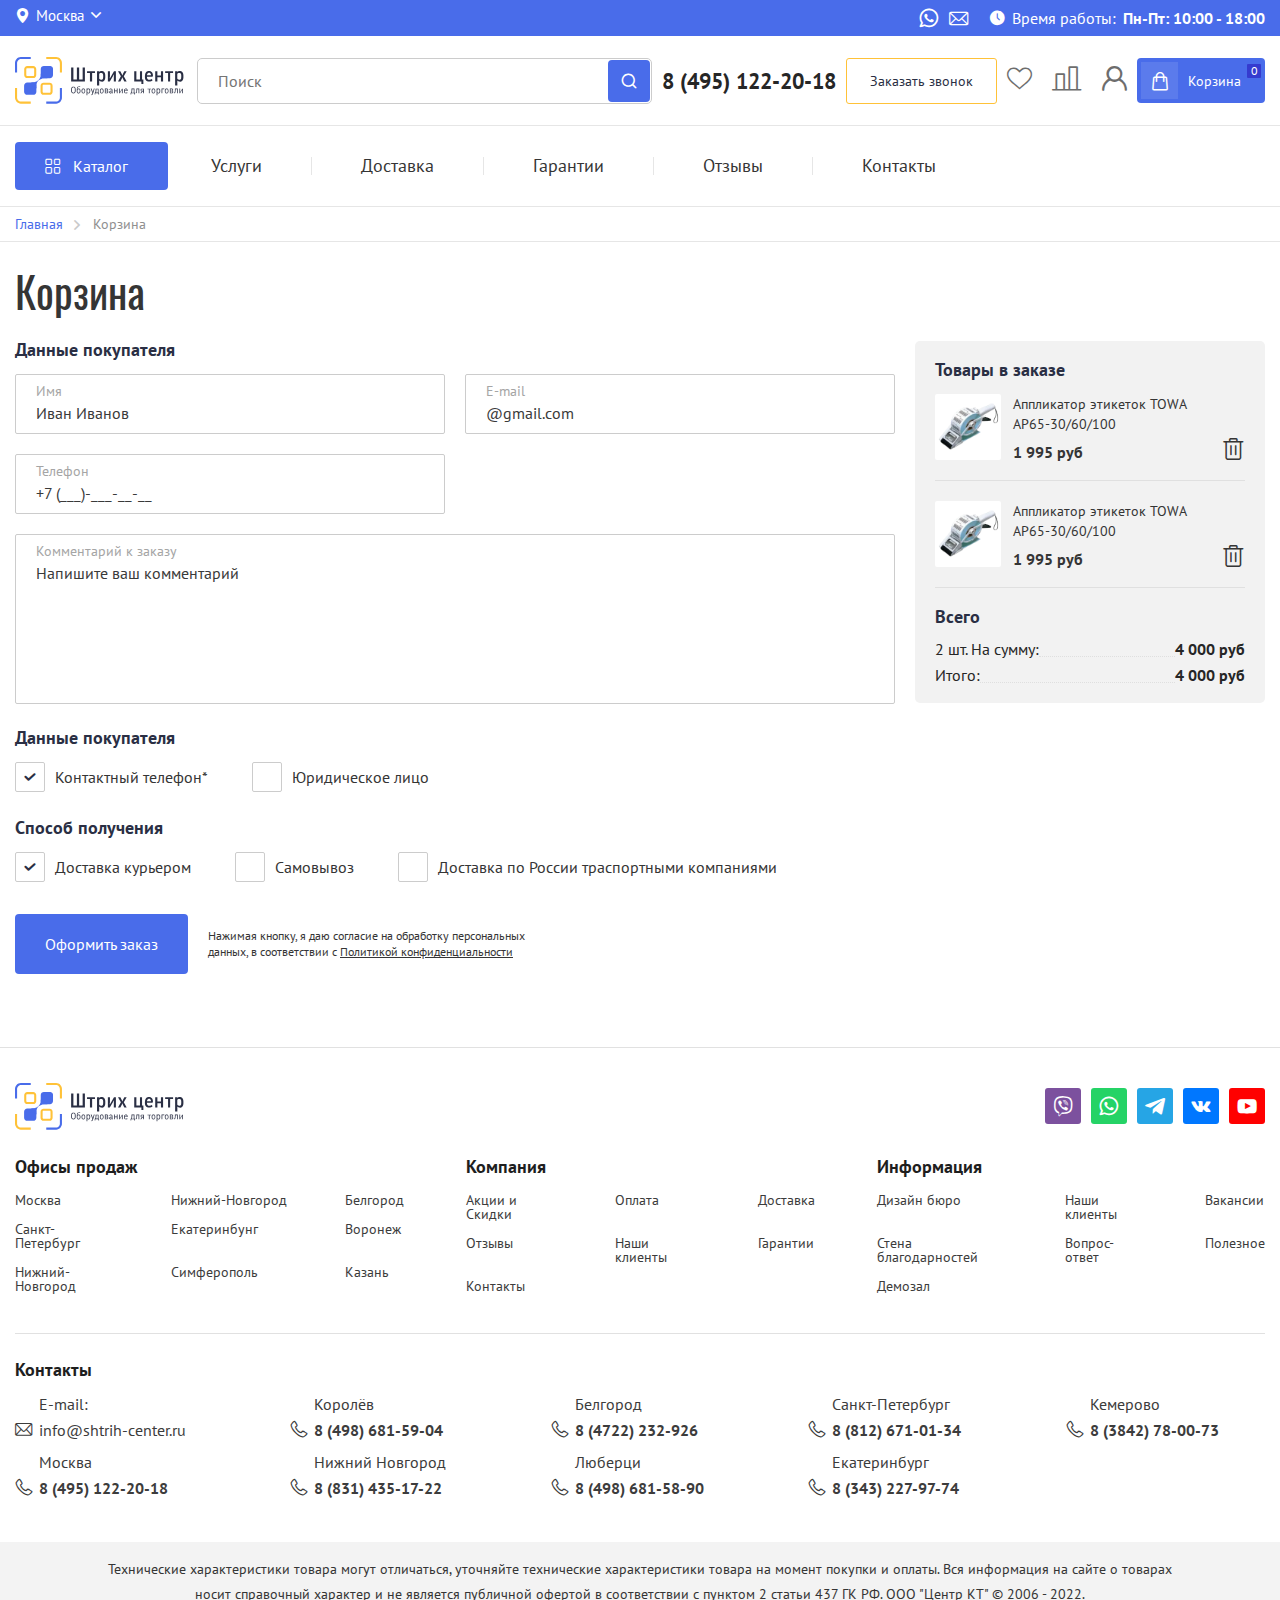
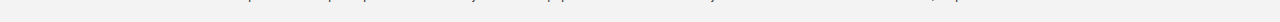
<file: cart.html>
<!DOCTYPE html>
<html lang="ru">

<head>
	<title>Корзина</title>
	<meta charset="UTF-8">
	<meta name="format-detection" content="telephone=no">
	<link rel="stylesheet" href="css/style.min.css?_v=20230524112751">
	<meta name="viewport" content="width=device-width, initial-scale=1.0">
</head>

<body>
	<div class="wrapper">
		<header class="header" data-scroll="350">
			<div class="header__mobile">
				<a href="index.html" class="header__mobile-logo">
					<img src="img/logo.svg" alt="logo">
				</a>
				<div class="header__mobile-buttons-wrapper">
					<div class="header__mobile-search-block">
						<button class="header__mobile-search-btn _icon-search"></button>
					</div>
					<a href="tel:84951222018" class="header__mobile-phone-btn _icon-phone-full"></a>
					<div class="header__menu menu">
						<button type="button" class="menu__icon icon-menu"><span></span></button>
						<nav class="menu__body">
							<div class="menu__city-wrapper">
								<a href="tel:84951222018" class="header__mobile-phone-btn _icon-phone-full"></a>
							</div>
							<p class="menu__contact-time _icon-clock">
								Время работы: <br> Пн-Пт: 10:00 - 18:00
							</p>
							<nav class="menu__nav">
								<ul>
									<li>
										<a href="#" class="menu__catalog-title _icon-arrow">Каталог</a>
									</li>
									<li><a href="#" class="_icon-arrow">Услуги</a></li>
									<li><a href="#" class="_icon-arrow">Доставка</a></li>
									<li><a href="#" class="_icon-arrow">Гарантии</a></li>
									<li><a href="#" class="_icon-arrow">Отзывы</a></li>
									<li><a href="#" class="_icon-arrow">Контакты</a></li>
								</ul>
							</nav>
							<div class="header__contacts-links">
								<a href="#" class="header__contact-link _icon-whatsapp"></a>
								<a href="mailto:#" class="header__contact-link _icon-mail"></a>
							</div>
						</nav>
					</div>
				</div>
			</div>
			<div class="header__top">
				<div class="header__container">
					<div class="header__city" data-da=".menu__city-wrapper, 600, 0">
						<butotn class="header__city-title _icon-arrow">
							<span class="_icon-location-full">Москва</span>
						</butotn>
						<div class="header__city-wrapper" hidden>
							<p class="header__city-wrapper-title">
								Ваш город: <span>Москва</span>
							</p>
							<div class="header__city-list">
								<p class="header__city-list-title">
									Неправильно определили? Выберите из списка:
								</p>
								<ul class="header__city-ul">
									<li><a href="#">Калининград</a></li>
									<li><a href="#">Белгород</a></li>
									<li><a href="#">Самара</a></li>
									<li><a href="#">Курган</a></li>
									<li><a href="#">Краснодар</a></li>
									<li><a href="#">Волгоград</a></li>
									<li><a href="#">Красноярск</a></li>
									<li><a href="#">Тюмень</a></li>
									<li><a href="#">Севастополь</a></li>
								</ul>
							</div>
							<form action="#" class="header__city-form">
								<p class="header__city-form-title">
									Или укажите в строке ниже:
								</p>
								<div class="header__city-input-wrapper">
									<input autocomplete="off" type="text" name="city" data-required data-error="" class="header__city-input input">
									<input type="submit" value="Выбрать" class="header__city-btn blue-btn">
								</div>
							</form>
						</div>
					</div>
					<div class="header__contacts">
						<a href="#" data-popup="#callback" class="header__order-call--top">Заказать звонок</a>

						<div class="header__contacts-links">
							<a href="tel:84951222018" class="header__contact-link _icon-phone"></a>
							<a href="#" class="header__contact-link _icon-whatsapp"></a>
							<a href="mailto:#" class="header__contact-link _icon-mail"></a>
						</div>
						<p class="header__contact-time _icon-clock">
							Время работы: <span>Пн-Пт: 10:00 - 18:00</span>
						</p>
					</div>
				</div>
			</div>
			<div class="header__middle" data-lp>
				<div class="header__container">
					<a href="index.html" class="header__logo">
						<img src="img/logo.svg" alt="logo">
					</a>
					<div class="header__bottom-wrapper">
						<div class="header__catalog catalog catalog--middle">
							<button class="catalog__btn catalog__btn--middle blue-btn _icon-squares">Каталог</button>
							<div class="catalog__wrapper" hidden>
								<div class="catalog__main">
									<div data-tabs class="catalog__tabs-main">
										<nav data-tabs-titles class="catalog__navigation catalog__navigation-main">
											<button type="submit" class="catalog__title _tab-active">
												<div class="catalog__img-wrapper">
													<picture><source srcset="img/mini-icons/1.webp" type="image/webp"><img src="img/mini-icons/1.png" alt="Image"></picture>
												</div>
												<span class="_icon-arrow">Оборудование штрих-кодирования</span>
											</button>
											<button type="submit" class="catalog__title">
												<div class="catalog__img-wrapper">
													<picture><source srcset="img/mini-icons/2.webp" type="image/webp"><img src="img/mini-icons/2.png" alt="Image"></picture>
												</div>
												<span class="_icon-arrow">Банковское оборудование</span>
											</button>
											<button type="submit" class="catalog__title">
												<div class="catalog__img-wrapper">
													<picture><source srcset="img/mini-icons/3.webp" type="image/webp"><img src="img/mini-icons/3.png" alt="Image"></picture>
												</div>
												<span class="_icon-arrow">Электронное торговое оборудование</span>
											</button>
											<button type="submit" class="catalog__title">
												<div class="catalog__img-wrapper">
													<picture><source srcset="img/mini-icons/4.webp" type="image/webp"><img src="img/mini-icons/4.png" alt="Image"></picture>
												</div>
												<span class="_icon-arrow">Оборудование для торговли</span>
											</button>
										</nav>
										<div data-tabs-body class="catalog__content">
											<div class="catalog__body catalog__body--second">
												<div data-tabs class="catalog__tabs">
													<nav data-tabs-titles class="catalog__navigation catalog__navigation--second">
														<button type="submit" class="catalog__title _tab-active">
															<div class="catalog__img-wrapper">
																<picture><source srcset="img/mini-icons/5.webp" type="image/webp"><img src="img/mini-icons/5.png" alt="Image"></picture>
															</div>
															<span class="_icon-arrow">Ручные терминалы сбора данных (2032)</span>
														</button>
														<button type="submit" class="catalog__title">
															<div class="catalog__img-wrapper">
																<picture><source srcset="img/mini-icons/6.webp" type="image/webp"><img src="img/mini-icons/6.png" alt="Image"></picture>
															</div>
															<span class="_icon-arrow">Планшетные терминалы сбора данных (168)</span>
														</button>
														<button type="submit" class="catalog__title">
															<div class="catalog__img-wrapper">
																<picture><source srcset="img/mini-icons/7.webp" type="image/webp"><img src="img/mini-icons/7.png" alt="Image"></picture>
															</div>
															<span class="_icon-arrow">Терминалы сбора данных на транспорт (290)</span>
														</button>
														<button type="submit" class="catalog__title">
															<div class="catalog__img-wrapper">
																<picture><source srcset="img/mini-icons/8.webp" type="image/webp"><img src="img/mini-icons/8.png" alt="Image"></picture>
															</div>
															<span class="_icon-arrow">Научные терминалы сбора данных (110)</span>
														</button>
													</nav>
													<div data-tabs-body class="catalog__content">
														<div class="catalog__body">
															<ul class="catalog__ul">
																<li><a href="#" class="_icon-arrow">
																		Термопринтеры
																	</a></li>
																<li><a href="#" class="_icon-arrow">
																		Термотрансферные принтеры
																	</a></li>
																<li><a href="#" class="_icon-arrow">
																		Настольные принтеры
																	</a></li>
																<li><a href="#" class="_icon-arrow">
																		Коммерческие принтеры
																	</a></li>
																<li><a href="#" class="_icon-arrow">
																		Промышленные принтеры
																	</a></li>
																<li><a href="#" class="_icon-arrow">
																		Мобильные (портативные)принтеры
																	</a></li>
																<li><a href="#" class="_icon-arrow">
																		RFID принтеры
																	</a></li>
																<li><a href="#" class="_icon-arrow">
																		Специальные принтеры
																	</a></li>
															</ul>
														</div>
														<div class="catalog__body">
															<ul class="catalog__ul">
																<li><a href="#" class="_icon-arrow">
																		2 Термопринтеры
																	</a></li>
																<li><a href="#" class="_icon-arrow">
																		2 Термотрансферные принтеры
																	</a></li>
																<li><a href="#" class="_icon-arrow">
																		2 Настольные принтеры
																	</a></li>
																<li><a href="#" class="_icon-arrow">
																		2 Коммерческие принтеры
																	</a></li>
																<li><a href="#" class="_icon-arrow">
																		2 Промышленные принтеры
																	</a></li>
																<li><a href="#" class="_icon-arrow">
																		2 Мобильные (портативные)принтеры
																	</a></li>
																<li><a href="#" class="_icon-arrow">
																		2 RFID принтеры
																	</a></li>
																<li><a href="#" class="_icon-arrow">
																		2 Специальные принтеры
																	</a></li>
															</ul>
														</div>
														<div class="catalog__body">
															<ul class="catalog__ul">
																<li><a href="#" class="_icon-arrow">
																		Термопринтеры
																	</a></li>
																<li><a href="#" class="_icon-arrow">
																		Термотрансферные принтеры
																	</a></li>
																<li><a href="#" class="_icon-arrow">
																		Настольные принтеры
																	</a></li>
																<li><a href="#" class="_icon-arrow">
																		Коммерческие принтеры
																	</a></li>
																<li><a href="#" class="_icon-arrow">
																		Промышленные принтеры
																	</a></li>
																<li><a href="#" class="_icon-arrow">
																		Мобильные (портативные)принтеры
																	</a></li>
																<li><a href="#" class="_icon-arrow">
																		RFID принтеры
																	</a></li>
																<li><a href="#" class="_icon-arrow">
																		Специальные принтеры
																	</a></li>
															</ul>
														</div>
														<div class="catalog__body">
															<ul class="catalog__ul">
																<li><a href="#" class="_icon-arrow">
																		Термопринтеры
																	</a></li>
																<li><a href="#" class="_icon-arrow">
																		Термотрансферные принтеры
																	</a></li>
																<li><a href="#" class="_icon-arrow">
																		Настольные принтеры
																	</a></li>
																<li><a href="#" class="_icon-arrow">
																		Коммерческие принтеры
																	</a></li>
																<li><a href="#" class="_icon-arrow">
																		Промышленные принтеры
																	</a></li>
																<li><a href="#" class="_icon-arrow">
																		Мобильные (портативные)принтеры
																	</a></li>
																<li><a href="#" class="_icon-arrow">
																		RFID принтеры
																	</a></li>
																<li><a href="#" class="_icon-arrow">
																		Специальные принтеры
																	</a></li>
															</ul>
														</div>
													</div>
												</div>
											</div>
											<div class="catalog__body catalog__body--second">
												<div data-tabs class="catalog__tabs">
													<nav data-tabs-titles class="catalog__navigation catalog__navigation--second">
														<button type="submit" class="catalog__title _tab-active">
															<div class="catalog__img-wrapper">
																<picture><source srcset="img/mini-icons/5.webp" type="image/webp"><img src="img/mini-icons/5.png" alt="Image"></picture>
															</div>
															<span class="_icon-arrow">Ручные терминалы сбора данных (2032)</span>
														</button>
														<button type="submit" class="catalog__title">
															<div class="catalog__img-wrapper">
																<picture><source srcset="img/mini-icons/6.webp" type="image/webp"><img src="img/mini-icons/6.png" alt="Image"></picture>
															</div>
															<span class="_icon-arrow">Планшетные терминалы сбора данных (168)</span>
														</button>
														<button type="submit" class="catalog__title">
															<div class="catalog__img-wrapper">
																<picture><source srcset="img/mini-icons/7.webp" type="image/webp"><img src="img/mini-icons/7.png" alt="Image"></picture>
															</div>
															<span class="_icon-arrow">Терминалы сбора данных на транспорт (290)</span>
														</button>
														<button type="submit" class="catalog__title">
															<div class="catalog__img-wrapper">
																<picture><source srcset="img/mini-icons/8.webp" type="image/webp"><img src="img/mini-icons/8.png" alt="Image"></picture>
															</div>
															<span class="_icon-arrow">Научные терминалы сбора данных (110)</span>
														</button>
													</nav>
													<div data-tabs-body class="catalog__content">
														<div class="catalog__body">
															<ul class="catalog__ul">
																<li><a href="#" class="_icon-arrow">
																		Термопринтеры
																	</a></li>
																<li><a href="#" class="_icon-arrow">
																		Термотрансферные принтеры
																	</a></li>
																<li><a href="#" class="_icon-arrow">
																		Настольные принтеры
																	</a></li>
																<li><a href="#" class="_icon-arrow">
																		Коммерческие принтеры
																	</a></li>
																<li><a href="#" class="_icon-arrow">
																		Промышленные принтеры
																	</a></li>
																<li><a href="#" class="_icon-arrow">
																		Мобильные (портативные)принтеры
																	</a></li>
																<li><a href="#" class="_icon-arrow">
																		RFID принтеры
																	</a></li>
																<li><a href="#" class="_icon-arrow">
																		Специальные принтеры
																	</a></li>
															</ul>
														</div>
														<div class="catalog__body">
															<ul class="catalog__ul">
																<li><a href="#" class="_icon-arrow">
																		2 Термопринтеры
																	</a></li>
																<li><a href="#" class="_icon-arrow">
																		2 Термотрансферные принтеры
																	</a></li>
																<li><a href="#" class="_icon-arrow">
																		2 Настольные принтеры
																	</a></li>
																<li><a href="#" class="_icon-arrow">
																		2 Коммерческие принтеры
																	</a></li>
																<li><a href="#" class="_icon-arrow">
																		2 Промышленные принтеры
																	</a></li>
																<li><a href="#" class="_icon-arrow">
																		2 Мобильные (портативные)принтеры
																	</a></li>
																<li><a href="#" class="_icon-arrow">
																		2 RFID принтеры
																	</a></li>
																<li><a href="#" class="_icon-arrow">
																		2 Специальные принтеры
																	</a></li>
															</ul>
														</div>
														<div class="catalog__body">
															<ul class="catalog__ul">
																<li><a href="#" class="_icon-arrow">
																		Термопринтеры
																	</a></li>
																<li><a href="#" class="_icon-arrow">
																		Термотрансферные принтеры
																	</a></li>
																<li><a href="#" class="_icon-arrow">
																		Настольные принтеры
																	</a></li>
																<li><a href="#" class="_icon-arrow">
																		Коммерческие принтеры
																	</a></li>
																<li><a href="#" class="_icon-arrow">
																		Промышленные принтеры
																	</a></li>
																<li><a href="#" class="_icon-arrow">
																		Мобильные (портативные)принтеры
																	</a></li>
																<li><a href="#" class="_icon-arrow">
																		RFID принтеры
																	</a></li>
																<li><a href="#" class="_icon-arrow">
																		Специальные принтеры
																	</a></li>
															</ul>
														</div>
														<div class="catalog__body">
															<ul class="catalog__ul">
																<li><a href="#" class="_icon-arrow">
																		Термопринтеры
																	</a></li>
																<li><a href="#" class="_icon-arrow">
																		Термотрансферные принтеры
																	</a></li>
																<li><a href="#" class="_icon-arrow">
																		Настольные принтеры
																	</a></li>
																<li><a href="#" class="_icon-arrow">
																		Коммерческие принтеры
																	</a></li>
																<li><a href="#" class="_icon-arrow">
																		Промышленные принтеры
																	</a></li>
																<li><a href="#" class="_icon-arrow">
																		Мобильные (портативные)принтеры
																	</a></li>
																<li><a href="#" class="_icon-arrow">
																		RFID принтеры
																	</a></li>
																<li><a href="#" class="_icon-arrow">
																		Специальные принтеры
																	</a></li>
															</ul>
														</div>
													</div>
												</div>
											</div>
											<div class="catalog__body catalog__body--second">
												<div data-tabs class="catalog__tabs">
													<nav data-tabs-titles class="catalog__navigation catalog__navigation--second">
														<button type="submit" class="catalog__title _tab-active">
															<div class="catalog__img-wrapper">
																<picture><source srcset="img/mini-icons/5.webp" type="image/webp"><img src="img/mini-icons/5.png" alt="Image"></picture>
															</div>
															<span class="_icon-arrow">Ручные терминалы сбора данных (2032)</span>
														</button>
														<button type="submit" class="catalog__title">
															<div class="catalog__img-wrapper">
																<picture><source srcset="img/mini-icons/6.webp" type="image/webp"><img src="img/mini-icons/6.png" alt="Image"></picture>
															</div>
															<span class="_icon-arrow">Планшетные терминалы сбора данных (168)</span>
														</button>
														<button type="submit" class="catalog__title">
															<div class="catalog__img-wrapper">
																<picture><source srcset="img/mini-icons/7.webp" type="image/webp"><img src="img/mini-icons/7.png" alt="Image"></picture>
															</div>
															<span class="_icon-arrow">Терминалы сбора данных на транспорт (290)</span>
														</button>
														<button type="submit" class="catalog__title">
															<div class="catalog__img-wrapper">
																<picture><source srcset="img/mini-icons/8.webp" type="image/webp"><img src="img/mini-icons/8.png" alt="Image"></picture>
															</div>
															<span class="_icon-arrow">Научные терминалы сбора данных (110)</span>
														</button>
													</nav>
													<div data-tabs-body class="catalog__content">
														<div class="catalog__body">
															<ul class="catalog__ul">
																<li><a href="#" class="_icon-arrow">
																		Термопринтеры
																	</a></li>
																<li><a href="#" class="_icon-arrow">
																		Термотрансферные принтеры
																	</a></li>
																<li><a href="#" class="_icon-arrow">
																		Настольные принтеры
																	</a></li>
																<li><a href="#" class="_icon-arrow">
																		Коммерческие принтеры
																	</a></li>
																<li><a href="#" class="_icon-arrow">
																		Промышленные принтеры
																	</a></li>
																<li><a href="#" class="_icon-arrow">
																		Мобильные (портативные)принтеры
																	</a></li>
																<li><a href="#" class="_icon-arrow">
																		RFID принтеры
																	</a></li>
																<li><a href="#" class="_icon-arrow">
																		Специальные принтеры
																	</a></li>
															</ul>
														</div>
														<div class="catalog__body">
															<ul class="catalog__ul">
																<li><a href="#" class="_icon-arrow">
																		2 Термопринтеры
																	</a></li>
																<li><a href="#" class="_icon-arrow">
																		2 Термотрансферные принтеры
																	</a></li>
																<li><a href="#" class="_icon-arrow">
																		2 Настольные принтеры
																	</a></li>
																<li><a href="#" class="_icon-arrow">
																		2 Коммерческие принтеры
																	</a></li>
																<li><a href="#" class="_icon-arrow">
																		2 Промышленные принтеры
																	</a></li>
																<li><a href="#" class="_icon-arrow">
																		2 Мобильные (портативные)принтеры
																	</a></li>
																<li><a href="#" class="_icon-arrow">
																		2 RFID принтеры
																	</a></li>
																<li><a href="#" class="_icon-arrow">
																		2 Специальные принтеры
																	</a></li>
															</ul>
														</div>
														<div class="catalog__body">
															<ul class="catalog__ul">
																<li><a href="#" class="_icon-arrow">
																		Термопринтеры
																	</a></li>
																<li><a href="#" class="_icon-arrow">
																		Термотрансферные принтеры
																	</a></li>
																<li><a href="#" class="_icon-arrow">
																		Настольные принтеры
																	</a></li>
																<li><a href="#" class="_icon-arrow">
																		Коммерческие принтеры
																	</a></li>
																<li><a href="#" class="_icon-arrow">
																		Промышленные принтеры
																	</a></li>
																<li><a href="#" class="_icon-arrow">
																		Мобильные (портативные)принтеры
																	</a></li>
																<li><a href="#" class="_icon-arrow">
																		RFID принтеры
																	</a></li>
																<li><a href="#" class="_icon-arrow">
																		Специальные принтеры
																	</a></li>
															</ul>
														</div>
														<div class="catalog__body">
															<ul class="catalog__ul">
																<li><a href="#" class="_icon-arrow">
																		Термопринтеры
																	</a></li>
																<li><a href="#" class="_icon-arrow">
																		Термотрансферные принтеры
																	</a></li>
																<li><a href="#" class="_icon-arrow">
																		Настольные принтеры
																	</a></li>
																<li><a href="#" class="_icon-arrow">
																		Коммерческие принтеры
																	</a></li>
																<li><a href="#" class="_icon-arrow">
																		Промышленные принтеры
																	</a></li>
																<li><a href="#" class="_icon-arrow">
																		Мобильные (портативные)принтеры
																	</a></li>
																<li><a href="#" class="_icon-arrow">
																		RFID принтеры
																	</a></li>
																<li><a href="#" class="_icon-arrow">
																		Специальные принтеры
																	</a></li>
															</ul>
														</div>
													</div>
												</div>
											</div>
											<div class="catalog__body catalog__body--second">
												<div data-tabs class="catalog__tabs">
													<nav data-tabs-titles class="catalog__navigation catalog__navigation--second">
														<button type="submit" class="catalog__title _tab-active">
															<div class="catalog__img-wrapper">
																<picture><source srcset="img/mini-icons/5.webp" type="image/webp"><img src="img/mini-icons/5.png" alt="Image"></picture>
															</div>
															<span class="_icon-arrow">Ручные терминалы сбора данных (2032)</span>
														</button>
														<button type="submit" class="catalog__title">
															<div class="catalog__img-wrapper">
																<picture><source srcset="img/mini-icons/6.webp" type="image/webp"><img src="img/mini-icons/6.png" alt="Image"></picture>
															</div>
															<span class="_icon-arrow">Планшетные терминалы сбора данных (168)</span>
														</button>
														<button type="submit" class="catalog__title">
															<div class="catalog__img-wrapper">
																<picture><source srcset="img/mini-icons/7.webp" type="image/webp"><img src="img/mini-icons/7.png" alt="Image"></picture>
															</div>
															<span class="_icon-arrow">Терминалы сбора данных на транспорт (290)</span>
														</button>
														<button type="submit" class="catalog__title">
															<div class="catalog__img-wrapper">
																<picture><source srcset="img/mini-icons/8.webp" type="image/webp"><img src="img/mini-icons/8.png" alt="Image"></picture>
															</div>
															<span class="_icon-arrow">Научные терминалы сбора данных (110)</span>
														</button>
													</nav>
													<div data-tabs-body class="catalog__content">
														<div class="catalog__body">
															<ul class="catalog__ul">
																<li><a href="#" class="_icon-arrow">
																		Термопринтеры
																	</a></li>
																<li><a href="#" class="_icon-arrow">
																		Термотрансферные принтеры
																	</a></li>
																<li><a href="#" class="_icon-arrow">
																		Настольные принтеры
																	</a></li>
																<li><a href="#" class="_icon-arrow">
																		Коммерческие принтеры
																	</a></li>
																<li><a href="#" class="_icon-arrow">
																		Промышленные принтеры
																	</a></li>
																<li><a href="#" class="_icon-arrow">
																		Мобильные (портативные)принтеры
																	</a></li>
																<li><a href="#" class="_icon-arrow">
																		RFID принтеры
																	</a></li>
																<li><a href="#" class="_icon-arrow">
																		Специальные принтеры
																	</a></li>
															</ul>
														</div>
														<div class="catalog__body">
															<ul class="catalog__ul">
																<li><a href="#" class="_icon-arrow">
																		2 Термопринтеры
																	</a></li>
																<li><a href="#" class="_icon-arrow">
																		2 Термотрансферные принтеры
																	</a></li>
																<li><a href="#" class="_icon-arrow">
																		2 Настольные принтеры
																	</a></li>
																<li><a href="#" class="_icon-arrow">
																		2 Коммерческие принтеры
																	</a></li>
																<li><a href="#" class="_icon-arrow">
																		2 Промышленные принтеры
																	</a></li>
																<li><a href="#" class="_icon-arrow">
																		2 Мобильные (портативные)принтеры
																	</a></li>
																<li><a href="#" class="_icon-arrow">
																		2 RFID принтеры
																	</a></li>
																<li><a href="#" class="_icon-arrow">
																		2 Специальные принтеры
																	</a></li>
															</ul>
														</div>
														<div class="catalog__body">
															<ul class="catalog__ul">
																<li><a href="#" class="_icon-arrow">
																		Термопринтеры
																	</a></li>
																<li><a href="#" class="_icon-arrow">
																		Термотрансферные принтеры
																	</a></li>
																<li><a href="#" class="_icon-arrow">
																		Настольные принтеры
																	</a></li>
																<li><a href="#" class="_icon-arrow">
																		Коммерческие принтеры
																	</a></li>
																<li><a href="#" class="_icon-arrow">
																		Промышленные принтеры
																	</a></li>
																<li><a href="#" class="_icon-arrow">
																		Мобильные (портативные)принтеры
																	</a></li>
																<li><a href="#" class="_icon-arrow">
																		RFID принтеры
																	</a></li>
																<li><a href="#" class="_icon-arrow">
																		Специальные принтеры
																	</a></li>
															</ul>
														</div>
														<div class="catalog__body">
															<ul class="catalog__ul">
																<li><a href="#" class="_icon-arrow">
																		Термопринтеры
																	</a></li>
																<li><a href="#" class="_icon-arrow">
																		Термотрансферные принтеры
																	</a></li>
																<li><a href="#" class="_icon-arrow">
																		Настольные принтеры
																	</a></li>
																<li><a href="#" class="_icon-arrow">
																		Коммерческие принтеры
																	</a></li>
																<li><a href="#" class="_icon-arrow">
																		Промышленные принтеры
																	</a></li>
																<li><a href="#" class="_icon-arrow">
																		Мобильные (портативные)принтеры
																	</a></li>
																<li><a href="#" class="_icon-arrow">
																		RFID принтеры
																	</a></li>
																<li><a href="#" class="_icon-arrow">
																		Специальные принтеры
																	</a></li>
															</ul>
														</div>
													</div>
												</div>
											</div>
										</div>
									</div>
									<div class="catalog__recomended">
										<p class="catalog__rec-title">
											Рекомендуем
										</p>
										<div class="catalog__rec-card">
											<a href="#" class="catalog__rec-img">
												<picture><source srcset="img/items/1.webp" type="image/webp"><img src="img/items/1.png" alt="Апликатор этикеток"></picture>
											</a>
											<a href="" class="catalog__rec-card-title">
												Аппликатор этикеток TOWA <br> AP65-30/60/100
											</a>
											<p class="catalog__rec-price">
												6 200 руб
											</p>
										</div>
									</div>
								</div>
							</div>
						</div>
						<nav class="header__nav">
							<ul class="header__nav-ul">
								<li><a href="#">
										Услуги
									</a></li>
								<li><a href="#">
										Доставка
									</a></li>
								<li><a href="#">
										Гарантии
									</a></li>
								<li><a href="#">
										Отзывы
									</a></li>
								<li><a href="#">
										Контакты
									</a></li>
							</ul>
						</nav>
					</div>
					<div class="header__search-wrapper" data-da=".header__mobile-search-block, 600, first">
						<form action="#" class="header__search">
							<div class="header__search-input-wrapper">
								<input autocomplete="off" type="text" name="search" data-required data-error placeholder="Поиск" class="header__search-input input">
								<button class="header__search-btn _icon-search"></button>
							</div>
							<button type="button" class="header__search-cancel-btn">Отмена</button>
						</form>
						<div class="header__search-slide-block" hidden>
							<ul class="header__search-list">
								<li><a href="#">
										принтер
									</a></li>
								<li><a href="#">
										принтер цветной
									</a></li>
								<li><a href="#">
										принтер лазерный
									</a></li>
								<li><a href="#">
										принтер лазерный цветной
									</a></li>
								<li><a href="#">
										принтер этикеток
									</a></li>
							</ul>
							<ul class="header__search-items-list">
								<li>
									<a href="#">
										<div class="header__search-img">
											<picture><source srcset="img/mini-icons/9.webp" type="image/webp"><img src="img/mini-icons/9.png" alt="Image"></picture>
										</div>
										<p>
											<span class="header__search-item-title">Принтеры и МФУ</span>
										</p>
									</a>
								</li>
								<li>
									<a href="#">
										<div class="header__search-img">
											<picture><source srcset="img/mini-icons/10.webp" type="image/webp"><img src="img/mini-icons/10.png" alt="Image"></picture>
										</div>
										<p>
											<span class="header__search-item-title">Принтеры чеков, этикеток, штрих-кода</span>
										</p>
									</a>
								</li>
							</ul>
							<ul class="header__search-items-list">
								<li>
									<a href="#">
										<div class="header__search-img">
											<picture><source srcset="img/mini-icons/11.webp" type="image/webp"><img src="img/mini-icons/11.png" alt="Image"></picture>
										</div>
										<p>
											<span class="header__search-item-title">МФУ стрйное HP DeskJet 2320, цветн.,24</span>
											<span class="header__search-price">От 6 690₽</span>
										</p>
									</a>
								</li>
								<li>
									<a href="#">
										<div class="header__search-img">
											<picture><source srcset="img/mini-icons/12.webp" type="image/webp"><img src="img/mini-icons/12.png" alt="Image"></picture>
										</div>
										<p>
											<span class="header__search-item-title">Принтер лазерный Pantum P2516/P2518, ч/б, А4</span>
											<span class="header__search-price">От 7 259₽</span>
										</p>
									</a>
								</li>
								<li>
									<a href="#">
										<div class="header__search-img">
											<picture><source srcset="img/mini-icons/13.webp" type="image/webp"><img src="img/mini-icons/13.png" alt="Image"></picture>
										</div>
										<p>
											<span class="header__search-item-title">МФУ стрйное HP DeskJet 2320, цветн.,24</span>
											<span class="header__search-price">От 6 690₽</span>
										</p>
									</a>
								</li>
								<li>
									<a href="#">
										<div class="header__search-img">
											<picture><source srcset="img/mini-icons/14.webp" type="image/webp"><img src="img/mini-icons/14.png" alt="Image"></picture>
										</div>
										<p>
											<span class="header__search-item-title">Принтер лазерный Pantum P2516/P2518, ч/б, А4</span>
											<span class="header__search-price">От 7 259₽</span>
										</p>
									</a>
								</li>
							</ul>
						</div>
					</div>
					<a href="tel:84951222018" class="header__phone">8 (495) 122-20-18</a>
					<a href="#" data-popup="#callback" class="header__order-call orange-border-btn">Заказать звонок</a>
					<div class="header__user-links">
						<a href="#" class="header__user-link _icon-heart"></a>
						<a href="#" class="header__user-link _icon-graph"></a>
						<a href="#" class="header__user-link _icon-user"></a>
					</div>
					<a href="#" class="header__cart-block">
						<span class="header__cart-icon _icon-cart"></span>
						<span class="header__cart-text">Корзина</span>
						<span class="header__cart-count">0</span>
					</a>
				</div>
			</div>
			<div class="header__bottom">
				<div class="header__container">
					<div class="header__bottom-wrapper">
						<div class="header__catalog catalog catalog--bottom">
							<button class="catalog__btn catalog__btn--bottom blue-btn _icon-squares">Каталог</button>
							<div class="catalog__wrapper" hidden>
								<div class="catalog__main">
									<div data-tabs class="catalog__tabs-main">
										<nav data-tabs-titles class="catalog__navigation catalog__navigation-main">
											<button type="button" class="catalog__title _tab-active">
												<div class="catalog__img-wrapper">
													<picture><source srcset="img/mini-icons/1.webp" type="image/webp"><img src="img/mini-icons/1.png" alt="Image"></picture>
												</div>
												<span class="_icon-arrow">Оборудование штрих-кодирования</span>
											</button>
											<button type="button" class="catalog__title">
												<div class="catalog__img-wrapper">
													<picture><source srcset="img/mini-icons/2.webp" type="image/webp"><img src="img/mini-icons/2.png" alt="Image"></picture>
												</div>
												<span class="_icon-arrow">Банковское оборудование</span>
											</button>
											<button type="button" class="catalog__title">
												<div class="catalog__img-wrapper">
													<picture><source srcset="img/mini-icons/3.webp" type="image/webp"><img src="img/mini-icons/3.png" alt="Image"></picture>
												</div>
												<span class="_icon-arrow">Электронное торговое оборудование</span>
											</button>
											<button type="button" class="catalog__title">
												<div class="catalog__img-wrapper">
													<picture><source srcset="img/mini-icons/4.webp" type="image/webp"><img src="img/mini-icons/4.png" alt="Image"></picture>
												</div>
												<span class="_icon-arrow">Оборудование для торговли</span>
											</button>
										</nav>
										<div data-tabs-body class="catalog__content">
											<div class="catalog__body catalog__body--second">
												<div data-tabs class="catalog__tabs">
													<nav data-tabs-titles class="catalog__navigation catalog__navigation--second">
														<button type="button" class="catalog__title _tab-active">
															<div class="catalog__img-wrapper">
																<picture><source srcset="img/mini-icons/5.webp" type="image/webp"><img src="img/mini-icons/5.png" alt="Image"></picture>
															</div>
															<span class="_icon-arrow">Ручные терминалы сбора данных (2032)</span>
														</button>
														<button type="button" class="catalog__title">
															<div class="catalog__img-wrapper">
																<picture><source srcset="img/mini-icons/6.webp" type="image/webp"><img src="img/mini-icons/6.png" alt="Image"></picture>
															</div>
															<span class="_icon-arrow">Планшетные терминалы сбора данных (168)</span>
														</button>
														<button type="button" class="catalog__title">
															<div class="catalog__img-wrapper">
																<picture><source srcset="img/mini-icons/7.webp" type="image/webp"><img src="img/mini-icons/7.png" alt="Image"></picture>
															</div>
															<span class="_icon-arrow">Терминалы сбора данных на транспорт (290)</span>
														</button>
														<button type="button" class="catalog__title">
															<div class="catalog__img-wrapper">
																<picture><source srcset="img/mini-icons/8.webp" type="image/webp"><img src="img/mini-icons/8.png" alt="Image"></picture>
															</div>
															<span class="_icon-arrow">Научные терминалы сбора данных (110)</span>
														</button>
													</nav>
													<div data-tabs-body class="catalog__content">
														<div class="catalog__body">
															<ul class="catalog__ul">
																<li><a href="#" class="_icon-arrow">
																		Термопринтеры
																	</a></li>
																<li><a href="#" class="_icon-arrow">
																		Термотрансферные принтеры
																	</a></li>
																<li><a href="#" class="_icon-arrow">
																		Настольные принтеры
																	</a></li>
																<li><a href="#" class="_icon-arrow">
																		Коммерческие принтеры
																	</a></li>
																<li><a href="#" class="_icon-arrow">
																		Промышленные принтеры
																	</a></li>
																<li><a href="#" class="_icon-arrow">
																		Мобильные (портативные)принтеры
																	</a></li>
																<li><a href="#" class="_icon-arrow">
																		RFID принтеры
																	</a></li>
																<li><a href="#" class="_icon-arrow">
																		Специальные принтеры
																	</a></li>
															</ul>
														</div>
														<div class="catalog__body">
															<ul class="catalog__ul">
																<li><a href="#" class="_icon-arrow">
																		2 Термопринтеры
																	</a></li>
																<li><a href="#" class="_icon-arrow">
																		2 Термотрансферные принтеры
																	</a></li>
																<li><a href="#" class="_icon-arrow">
																		2 Настольные принтеры
																	</a></li>
																<li><a href="#" class="_icon-arrow">
																		2 Коммерческие принтеры
																	</a></li>
																<li><a href="#" class="_icon-arrow">
																		2 Промышленные принтеры
																	</a></li>
																<li><a href="#" class="_icon-arrow">
																		2 Мобильные (портативные)принтеры
																	</a></li>
																<li><a href="#" class="_icon-arrow">
																		2 RFID принтеры
																	</a></li>
																<li><a href="#" class="_icon-arrow">
																		2 Специальные принтеры
																	</a></li>
															</ul>
														</div>
														<div class="catalog__body">
															<ul class="catalog__ul">
																<li><a href="#" class="_icon-arrow">
																		Термопринтеры
																	</a></li>
																<li><a href="#" class="_icon-arrow">
																		Термотрансферные принтеры
																	</a></li>
																<li><a href="#" class="_icon-arrow">
																		Настольные принтеры
																	</a></li>
																<li><a href="#" class="_icon-arrow">
																		Коммерческие принтеры
																	</a></li>
																<li><a href="#" class="_icon-arrow">
																		Промышленные принтеры
																	</a></li>
																<li><a href="#" class="_icon-arrow">
																		Мобильные (портативные)принтеры
																	</a></li>
																<li><a href="#" class="_icon-arrow">
																		RFID принтеры
																	</a></li>
																<li><a href="#" class="_icon-arrow">
																		Специальные принтеры
																	</a></li>
															</ul>
														</div>
														<div class="catalog__body">
															<ul class="catalog__ul">
																<li><a href="#" class="_icon-arrow">
																		Термопринтеры
																	</a></li>
																<li><a href="#" class="_icon-arrow">
																		Термотрансферные принтеры
																	</a></li>
																<li><a href="#" class="_icon-arrow">
																		Настольные принтеры
																	</a></li>
																<li><a href="#" class="_icon-arrow">
																		Коммерческие принтеры
																	</a></li>
																<li><a href="#" class="_icon-arrow">
																		Промышленные принтеры
																	</a></li>
																<li><a href="#" class="_icon-arrow">
																		Мобильные (портативные)принтеры
																	</a></li>
																<li><a href="#" class="_icon-arrow">
																		RFID принтеры
																	</a></li>
																<li><a href="#" class="_icon-arrow">
																		Специальные принтеры
																	</a></li>
															</ul>
														</div>
													</div>
												</div>
											</div>
											<div class="catalog__body catalog__body--second">
												<div data-tabs class="catalog__tabs">
													<nav data-tabs-titles class="catalog__navigation catalog__navigation--second">
														<button type="button" class="catalog__title _tab-active">
															<div class="catalog__img-wrapper">
																<picture><source srcset="img/mini-icons/5.webp" type="image/webp"><img src="img/mini-icons/5.png" alt="Image"></picture>
															</div>
															<span class="_icon-arrow">Ручные терминалы сбора данных (2032)</span>
														</button>
														<button type="button" class="catalog__title">
															<div class="catalog__img-wrapper">
																<picture><source srcset="img/mini-icons/6.webp" type="image/webp"><img src="img/mini-icons/6.png" alt="Image"></picture>
															</div>
															<span class="_icon-arrow">Планшетные терминалы сбора данных (168)</span>
														</button>
														<button type="button" class="catalog__title">
															<div class="catalog__img-wrapper">
																<picture><source srcset="img/mini-icons/7.webp" type="image/webp"><img src="img/mini-icons/7.png" alt="Image"></picture>
															</div>
															<span class="_icon-arrow">Терминалы сбора данных на транспорт (290)</span>
														</button>
														<button type="button" class="catalog__title">
															<div class="catalog__img-wrapper">
																<picture><source srcset="img/mini-icons/8.webp" type="image/webp"><img src="img/mini-icons/8.png" alt="Image"></picture>
															</div>
															<span class="_icon-arrow">Научные терминалы сбора данных (110)</span>
														</button>
													</nav>
													<div data-tabs-body class="catalog__content">
														<div class="catalog__body">
															<ul class="catalog__ul">
																<li><a href="#" class="_icon-arrow">
																		Термопринтеры
																	</a></li>
																<li><a href="#" class="_icon-arrow">
																		Термотрансферные принтеры
																	</a></li>
																<li><a href="#" class="_icon-arrow">
																		Настольные принтеры
																	</a></li>
																<li><a href="#" class="_icon-arrow">
																		Коммерческие принтеры
																	</a></li>
																<li><a href="#" class="_icon-arrow">
																		Промышленные принтеры
																	</a></li>
																<li><a href="#" class="_icon-arrow">
																		Мобильные (портативные)принтеры
																	</a></li>
																<li><a href="#" class="_icon-arrow">
																		RFID принтеры
																	</a></li>
																<li><a href="#" class="_icon-arrow">
																		Специальные принтеры
																	</a></li>
															</ul>
														</div>
														<div class="catalog__body">
															<ul class="catalog__ul">
																<li><a href="#" class="_icon-arrow">
																		2 Термопринтеры
																	</a></li>
																<li><a href="#" class="_icon-arrow">
																		2 Термотрансферные принтеры
																	</a></li>
																<li><a href="#" class="_icon-arrow">
																		2 Настольные принтеры
																	</a></li>
																<li><a href="#" class="_icon-arrow">
																		2 Коммерческие принтеры
																	</a></li>
																<li><a href="#" class="_icon-arrow">
																		2 Промышленные принтеры
																	</a></li>
																<li><a href="#" class="_icon-arrow">
																		2 Мобильные (портативные)принтеры
																	</a></li>
																<li><a href="#" class="_icon-arrow">
																		2 RFID принтеры
																	</a></li>
																<li><a href="#" class="_icon-arrow">
																		2 Специальные принтеры
																	</a></li>
															</ul>
														</div>
														<div class="catalog__body">
															<ul class="catalog__ul">
																<li><a href="#" class="_icon-arrow">
																		Термопринтеры
																	</a></li>
																<li><a href="#" class="_icon-arrow">
																		Термотрансферные принтеры
																	</a></li>
																<li><a href="#" class="_icon-arrow">
																		Настольные принтеры
																	</a></li>
																<li><a href="#" class="_icon-arrow">
																		Коммерческие принтеры
																	</a></li>
																<li><a href="#" class="_icon-arrow">
																		Промышленные принтеры
																	</a></li>
																<li><a href="#" class="_icon-arrow">
																		Мобильные (портативные)принтеры
																	</a></li>
																<li><a href="#" class="_icon-arrow">
																		RFID принтеры
																	</a></li>
																<li><a href="#" class="_icon-arrow">
																		Специальные принтеры
																	</a></li>
															</ul>
														</div>
														<div class="catalog__body">
															<ul class="catalog__ul">
																<li><a href="#" class="_icon-arrow">
																		Термопринтеры
																	</a></li>
																<li><a href="#" class="_icon-arrow">
																		Термотрансферные принтеры
																	</a></li>
																<li><a href="#" class="_icon-arrow">
																		Настольные принтеры
																	</a></li>
																<li><a href="#" class="_icon-arrow">
																		Коммерческие принтеры
																	</a></li>
																<li><a href="#" class="_icon-arrow">
																		Промышленные принтеры
																	</a></li>
																<li><a href="#" class="_icon-arrow">
																		Мобильные (портативные)принтеры
																	</a></li>
																<li><a href="#" class="_icon-arrow">
																		RFID принтеры
																	</a></li>
																<li><a href="#" class="_icon-arrow">
																		Специальные принтеры
																	</a></li>
															</ul>
														</div>
													</div>
												</div>
											</div>
											<div class="catalog__body catalog__body--second">
												<div data-tabs class="catalog__tabs">
													<nav data-tabs-titles class="catalog__navigation catalog__navigation--second">
														<button type="submit" class="catalog__title _tab-active">
															<div class="catalog__img-wrapper">
																<picture><source srcset="img/mini-icons/5.webp" type="image/webp"><img src="img/mini-icons/5.png" alt="Image"></picture>
															</div>
															<span class="_icon-arrow">Ручные терминалы сбора данных (2032)</span>
														</button>
														<button type="submit" class="catalog__title">
															<div class="catalog__img-wrapper">
																<picture><source srcset="img/mini-icons/6.webp" type="image/webp"><img src="img/mini-icons/6.png" alt="Image"></picture>
															</div>
															<span class="_icon-arrow">Планшетные терминалы сбора данных (168)</span>
														</button>
														<button type="submit" class="catalog__title">
															<div class="catalog__img-wrapper">
																<picture><source srcset="img/mini-icons/7.webp" type="image/webp"><img src="img/mini-icons/7.png" alt="Image"></picture>
															</div>
															<span class="_icon-arrow">Терминалы сбора данных на транспорт (290)</span>
														</button>
														<button type="submit" class="catalog__title">
															<div class="catalog__img-wrapper">
																<picture><source srcset="img/mini-icons/8.webp" type="image/webp"><img src="img/mini-icons/8.png" alt="Image"></picture>
															</div>
															<span class="_icon-arrow">Научные терминалы сбора данных (110)</span>
														</button>
													</nav>
													<div data-tabs-body class="catalog__content">
														<div class="catalog__body">
															<ul class="catalog__ul">
																<li><a href="#" class="_icon-arrow">
																		Термопринтеры
																	</a></li>
																<li><a href="#" class="_icon-arrow">
																		Термотрансферные принтеры
																	</a></li>
																<li><a href="#" class="_icon-arrow">
																		Настольные принтеры
																	</a></li>
																<li><a href="#" class="_icon-arrow">
																		Коммерческие принтеры
																	</a></li>
																<li><a href="#" class="_icon-arrow">
																		Промышленные принтеры
																	</a></li>
																<li><a href="#" class="_icon-arrow">
																		Мобильные (портативные)принтеры
																	</a></li>
																<li><a href="#" class="_icon-arrow">
																		RFID принтеры
																	</a></li>
																<li><a href="#" class="_icon-arrow">
																		Специальные принтеры
																	</a></li>
															</ul>
														</div>
														<div class="catalog__body">
															<ul class="catalog__ul">
																<li><a href="#" class="_icon-arrow">
																		2 Термопринтеры
																	</a></li>
																<li><a href="#" class="_icon-arrow">
																		2 Термотрансферные принтеры
																	</a></li>
																<li><a href="#" class="_icon-arrow">
																		2 Настольные принтеры
																	</a></li>
																<li><a href="#" class="_icon-arrow">
																		2 Коммерческие принтеры
																	</a></li>
																<li><a href="#" class="_icon-arrow">
																		2 Промышленные принтеры
																	</a></li>
																<li><a href="#" class="_icon-arrow">
																		2 Мобильные (портативные)принтеры
																	</a></li>
																<li><a href="#" class="_icon-arrow">
																		2 RFID принтеры
																	</a></li>
																<li><a href="#" class="_icon-arrow">
																		2 Специальные принтеры
																	</a></li>
															</ul>
														</div>
														<div class="catalog__body">
															<ul class="catalog__ul">
																<li><a href="#" class="_icon-arrow">
																		Термопринтеры
																	</a></li>
																<li><a href="#" class="_icon-arrow">
																		Термотрансферные принтеры
																	</a></li>
																<li><a href="#" class="_icon-arrow">
																		Настольные принтеры
																	</a></li>
																<li><a href="#" class="_icon-arrow">
																		Коммерческие принтеры
																	</a></li>
																<li><a href="#" class="_icon-arrow">
																		Промышленные принтеры
																	</a></li>
																<li><a href="#" class="_icon-arrow">
																		Мобильные (портативные)принтеры
																	</a></li>
																<li><a href="#" class="_icon-arrow">
																		RFID принтеры
																	</a></li>
																<li><a href="#" class="_icon-arrow">
																		Специальные принтеры
																	</a></li>
															</ul>
														</div>
														<div class="catalog__body">
															<ul class="catalog__ul">
																<li><a href="#" class="_icon-arrow">
																		Термопринтеры
																	</a></li>
																<li><a href="#" class="_icon-arrow">
																		Термотрансферные принтеры
																	</a></li>
																<li><a href="#" class="_icon-arrow">
																		Настольные принтеры
																	</a></li>
																<li><a href="#" class="_icon-arrow">
																		Коммерческие принтеры
																	</a></li>
																<li><a href="#" class="_icon-arrow">
																		Промышленные принтеры
																	</a></li>
																<li><a href="#" class="_icon-arrow">
																		Мобильные (портативные)принтеры
																	</a></li>
																<li><a href="#" class="_icon-arrow">
																		RFID принтеры
																	</a></li>
																<li><a href="#" class="_icon-arrow">
																		Специальные принтеры
																	</a></li>
															</ul>
														</div>
													</div>
												</div>
											</div>
											<div class="catalog__body catalog__body--second">
												<div data-tabs class="catalog__tabs">
													<nav data-tabs-titles class="catalog__navigation catalog__navigation--second">
														<button type="submit" class="catalog__title _tab-active">
															<div class="catalog__img-wrapper">
																<picture><source srcset="img/mini-icons/5.webp" type="image/webp"><img src="img/mini-icons/5.png" alt="Image"></picture>
															</div>
															<span class="_icon-arrow">Ручные терминалы сбора данных (2032)</span>
														</button>
														<button type="submit" class="catalog__title">
															<div class="catalog__img-wrapper">
																<picture><source srcset="img/mini-icons/6.webp" type="image/webp"><img src="img/mini-icons/6.png" alt="Image"></picture>
															</div>
															<span class="_icon-arrow">Планшетные терминалы сбора данных (168)</span>
														</button>
														<button type="submit" class="catalog__title">
															<div class="catalog__img-wrapper">
																<picture><source srcset="img/mini-icons/7.webp" type="image/webp"><img src="img/mini-icons/7.png" alt="Image"></picture>
															</div>
															<span class="_icon-arrow">Терминалы сбора данных на транспорт (290)</span>
														</button>
														<button type="submit" class="catalog__title">
															<div class="catalog__img-wrapper">
																<picture><source srcset="img/mini-icons/8.webp" type="image/webp"><img src="img/mini-icons/8.png" alt="Image"></picture>
															</div>
															<span class="_icon-arrow">Научные терминалы сбора данных (110)</span>
														</button>
													</nav>
													<div data-tabs-body class="catalog__content">
														<div class="catalog__body">
															<ul class="catalog__ul">
																<li><a href="#" class="_icon-arrow">
																		Термопринтеры
																	</a></li>
																<li><a href="#" class="_icon-arrow">
																		Термотрансферные принтеры
																	</a></li>
																<li><a href="#" class="_icon-arrow">
																		Настольные принтеры
																	</a></li>
																<li><a href="#" class="_icon-arrow">
																		Коммерческие принтеры
																	</a></li>
																<li><a href="#" class="_icon-arrow">
																		Промышленные принтеры
																	</a></li>
																<li><a href="#" class="_icon-arrow">
																		Мобильные (портативные)принтеры
																	</a></li>
																<li><a href="#" class="_icon-arrow">
																		RFID принтеры
																	</a></li>
																<li><a href="#" class="_icon-arrow">
																		Специальные принтеры
																	</a></li>
															</ul>
														</div>
														<div class="catalog__body">
															<ul class="catalog__ul">
																<li><a href="#" class="_icon-arrow">
																		2 Термопринтеры
																	</a></li>
																<li><a href="#" class="_icon-arrow">
																		2 Термотрансферные принтеры
																	</a></li>
																<li><a href="#" class="_icon-arrow">
																		2 Настольные принтеры
																	</a></li>
																<li><a href="#" class="_icon-arrow">
																		2 Коммерческие принтеры
																	</a></li>
																<li><a href="#" class="_icon-arrow">
																		2 Промышленные принтеры
																	</a></li>
																<li><a href="#" class="_icon-arrow">
																		2 Мобильные (портативные)принтеры
																	</a></li>
																<li><a href="#" class="_icon-arrow">
																		2 RFID принтеры
																	</a></li>
																<li><a href="#" class="_icon-arrow">
																		2 Специальные принтеры
																	</a></li>
															</ul>
														</div>
														<div class="catalog__body">
															<ul class="catalog__ul">
																<li><a href="#" class="_icon-arrow">
																		Термопринтеры
																	</a></li>
																<li><a href="#" class="_icon-arrow">
																		Термотрансферные принтеры
																	</a></li>
																<li><a href="#" class="_icon-arrow">
																		Настольные принтеры
																	</a></li>
																<li><a href="#" class="_icon-arrow">
																		Коммерческие принтеры
																	</a></li>
																<li><a href="#" class="_icon-arrow">
																		Промышленные принтеры
																	</a></li>
																<li><a href="#" class="_icon-arrow">
																		Мобильные (портативные)принтеры
																	</a></li>
																<li><a href="#" class="_icon-arrow">
																		RFID принтеры
																	</a></li>
																<li><a href="#" class="_icon-arrow">
																		Специальные принтеры
																	</a></li>
															</ul>
														</div>
														<div class="catalog__body">
															<ul class="catalog__ul">
																<li><a href="#" class="_icon-arrow">
																		Термопринтеры
																	</a></li>
																<li><a href="#" class="_icon-arrow">
																		Термотрансферные принтеры
																	</a></li>
																<li><a href="#" class="_icon-arrow">
																		Настольные принтеры
																	</a></li>
																<li><a href="#" class="_icon-arrow">
																		Коммерческие принтеры
																	</a></li>
																<li><a href="#" class="_icon-arrow">
																		Промышленные принтеры
																	</a></li>
																<li><a href="#" class="_icon-arrow">
																		Мобильные (портативные)принтеры
																	</a></li>
																<li><a href="#" class="_icon-arrow">
																		RFID принтеры
																	</a></li>
																<li><a href="#" class="_icon-arrow">
																		Специальные принтеры
																	</a></li>
															</ul>
														</div>
													</div>
												</div>
											</div>
										</div>
									</div>
									<div class="catalog__recomended">
										<p class="catalog__rec-title">
											Рекомендуем
										</p>
										<div class="catalog__rec-card">
											<a href="#" class="catalog__rec-img">
												<picture><source srcset="img/items/1.webp" type="image/webp"><img src="img/items/1.png" alt="Апликатор этикеток"></picture>
											</a>
											<a href="#" class="catalog__rec-card-title">
												Аппликатор этикеток TOWA <br> AP65-30/60/100
											</a>
											<p class="catalog__rec-price">
												6 200 руб
											</p>
										</div>
									</div>
								</div>
							</div>
						</div>
						<nav class="header__nav">
							<ul class="header__nav-ul">
								<li><a href="#">
										Услуги
									</a></li>
								<li><a href="#">
										Доставка
									</a></li>
								<li><a href="#">
										Гарантии
									</a></li>
								<li><a href="#">
										Отзывы
									</a></li>
								<li><a href="#">
										Контакты
									</a></li>
							</ul>
						</nav>
					</div>
				</div>
			</div>
		</header>

		<div class="mobile-menu">
			<div class="mobile-menu__wrapper">
				<a href="index.html" class="mobile-menu__block _icon-home">
					Главная
				</a>
				<div class="mobile-menu__block mobile-menu__block--catalog _icon-squares">
					Каталог
				</div>
				<a href="#" class="mobile-menu__block _icon-cart">
					Корзина
				</a>
				<a href="#" class="mobile-menu__block _icon-user">
					Профиль
				</a>
				<a href="#" class="mobile-menu__block _icon-heart">
					Избранное
				</a>
			</div>
			<div class="mobile-menu__catalog">
				<p class="mobile-menu__catalog-title">Каталог</p>
				<nav class="mobile-menu__catalog-main">
					<ul class="mobile-menu__catalog-ul">
						<li class="mobile-menu__catalog-item-title">
							<button class="mobile-menu__item-title-wrapper">
								<div class="mobile-menu__img-wrapper">
									<picture><source srcset="img/mini-icons/1.webp" type="image/webp"><img src="img/mini-icons/1.png" alt="Image"></picture>
								</div>
								<span class="_icon-arrow">Оборудование штрих-кодирования</span>
							</button>
							<div class="mobile-menu__subcatalog">
								<p class="mobile-menu__go-back _icon-arrow">Каталог</p>
								<p class="mobile-menu__subcatalog-title">
									Все товары в категории
								</p>
								<ul>
									<li class="mobile-menu__catalog-item-title">
										<button class="mobile-menu__item-title-wrapper">
											<div class="mobile-menu__img-wrapper">
												<picture><source srcset="img/mini-icons/5.webp" type="image/webp"><img src="img/mini-icons/5.png" alt="Image"></picture>
											</div>
											<span class="_icon-arrow">Ручные терминалы сбора данных (2032)</span>
										</button>
										<div class="mobile-menu__subcatalog">
											<p class="mobile-menu__go-back _icon-arrow">Каталог</p>
											<p class="mobile-menu__subcatalog-title">
												Все товары в категории
											</p>
											<ul>
												<li class="mobile-menu__catalog-item-title">
													<a href="#" class="mobile-menu__item-title-wrapper">
														<span class="_icon-arrow">Термопринтеры</span>
													</a>
												</li>
												<li class="mobile-menu__catalog-item-title">
													<a href="#" class="mobile-menu__item-title-wrapper">
														<span class="_icon-arrow">Термотрансферные принтеры</span>
													</a>
												</li>
												<li class="mobile-menu__catalog-item-title">
													<a href="#" class="mobile-menu__item-title-wrapper">
														<span class="_icon-arrow">Настольные принтеры</span>
													</a>
												</li>
												<li class="mobile-menu__catalog-item-title">
													<a href="#" class="mobile-menu__item-title-wrapper">
														<span class="_icon-arrow">Коммерческие принтеры</span>
													</a>
												</li>
												<li class="mobile-menu__catalog-item-title">
													<a href="#" class="mobile-menu__item-title-wrapper">
														<span class="_icon-arrow">Промышленные принтеры</span>
													</a>
												</li>
												<li class="mobile-menu__catalog-item-title">
													<a href="#" class="mobile-menu__item-title-wrapper">
														<span class="_icon-arrow">Мобильные (портативные)принтеры</span>
													</a>
												</li>
												<li class="mobile-menu__catalog-item-title">
													<a href="#" class="mobile-menu__item-title-wrapper">
														<span class="_icon-arrow">RFID принтеры</span>
													</a>
												</li>
												<li class="mobile-menu__catalog-item-title">
													<a href="#" class="mobile-menu__item-title-wrapper">
														<span class="_icon-arrow">Специальные принтеры</span>
													</a>
												</li>
											</ul>
										</div>
									</li>
									<li class="mobile-menu__catalog-item-title">
										<button class="mobile-menu__item-title-wrapper">
											<div class="mobile-menu__img-wrapper">
												<picture><source srcset="img/mini-icons/6.webp" type="image/webp"><img src="img/mini-icons/6.png" alt="Image"></picture>
											</div>
											<span class="_icon-arrow">Планшетные терминалы сбора данных (168)</span>
										</button>
									</li>
									<li class="mobile-menu__catalog-item-title">
										<button class="mobile-menu__item-title-wrapper">
											<div class="mobile-menu__img-wrapper">
												<picture><source srcset="img/mini-icons/7.webp" type="image/webp"><img src="img/mini-icons/7.png" alt="Image"></picture>
											</div>
											<span class="_icon-arrow">Терминалы сбора данных на транспорт (290)</span>
										</button>
									</li>
									<li class="mobile-menu__catalog-item-title">
										<button class="mobile-menu__item-title-wrapper">
											<div class="mobile-menu__img-wrapper">
												<picture><source srcset="img/mini-icons/8.webp" type="image/webp"><img src="img/mini-icons/8.png" alt="Image"></picture>
											</div>
											<span class="_icon-arrow">Научные терминалы сбора данных (110)</span>
										</button>
									</li>
								</ul>
							</div>
						</li>
						<li class="mobile-menu__catalog-item-title">
							<button class="mobile-menu__item-title-wrapper">
								<div class="mobile-menu__img-wrapper">
									<picture><source srcset="img/mini-icons/2.webp" type="image/webp"><img src="img/mini-icons/2.png" alt="Image"></picture>
								</div>
								<span class="_icon-arrow">Банковское оборудование</span>
							</button>
						</li>
						<li class="mobile-menu__catalog-item-title">
							<button class="mobile-menu__item-title-wrapper">
								<div class="mobile-menu__img-wrapper">
									<picture><source srcset="img/mini-icons/3.webp" type="image/webp"><img src="img/mini-icons/3.png" alt="Image"></picture>
								</div>
								<span class="_icon-arrow">Электронное торговое оборудование</span>
							</button>
						</li>
						<li class="mobile-menu__catalog-item-title">
							<button class="mobile-menu__item-title-wrapper">
								<div class="mobile-menu__img-wrapper">
									<picture><source srcset="img/mini-icons/4.webp" type="image/webp"><img src="img/mini-icons/4.png" alt="Image"></picture>
								</div>
								<span class="_icon-arrow">Оборудование для торговли</span>
							</button>
						</li>
					</ul>
				</nav>
			</div>
		</div>

		<a href="#" data-goto=".header" class="arrow-top _icon-arrow"></a>
		<main class="page">
			<div class="breadcrumbs">
				<div class="breadcrumbs__container">
					<ul>
						<li><a href="index.html">Главная</a></li>
						<li>Корзина</li>
					</ul>
				</div>
			</div>
			<div class="pgae__container">
				<section class="cart">
					<h1 class="cart__title title">Корзина</h1>
					<div class="cart__main">
						<form action="#" class="cart__form">
							<p class="cart__subtitle">
								Данные покупателя
							</p>
							<div class="cart__inputs">
								<label class="cart__label label">
									<span>Имя</span>
									<input autocomplete="off" type="text" name="name" data-error data-required data-validate placeholder="Иван Иванов" class="input input--placeholder">
								</label>
								<label class="cart__label label">
									<span>E-mail</span>
									<input autocomplete="off" type="text" name="name" data-error data-required="email" data-validate placeholder="@gmail.com" class="input input--placeholder">
								</label>
								<label class="popup__label label">
									<span>Телефон</span>
									<input autocomplete="off" type="text" name="name" data-error data-required data-validate placeholder="+7 (___)-___-__-__" class="input input--placeholder phone-input">
								</label>
							</div>
							<label class="cart__label label label--textarea">
								<span>Комментарий к заказу</span>
								<textarea autocomplete="off" name="form[]" placeholder="Напишите ваш комментарий" class="input input--placeholder"></textarea>
							</label>
							<div class="cart__options-wrapper">
								<p class="cart__subtitle">
									Данные покупателя
								</p>
								<div class="cart__options options">
									<label class="options__label">
										<input class="options__input" checked type="radio" value="1" name="customer_data">
										<span class="options__text">
											Контактный телефон*
										</span>
									</label>
									<label class="options__label">
										<input class="options__input" type="radio" value="2" name="customer_data">
										<span class="options__text">
											Юридическое лицо
										</span>
									</label>
								</div>
							</div>
							<div class="cart__options-wrapper">
								<p class="cart__subtitle">
									Способ получения
								</p>
								<div class="cart__options options">
									<label class="options__label">
										<input class="options__input" checked type="radio" value="1" name="delivery">
										<span class="options__text">
											Доставка курьером
										</span>
									</label>
									<label class="options__label">
										<input class="options__input" type="radio" value="2" name="delivery">
										<span class="options__text">
											Самовывоз
										</span>
									</label>
									<label class="options__label">
										<input class="options__input" type="radio" value="2" name="delivery">
										<span class="options__text">
											Доставка по России траспортными компаниями
										</span>
									</label>
								</div>
							</div>
							<div class="cart__form-btn-block">
								<button class="cart__btn blue-btn">Оформить заказ</button>
								<p class="cart__form-info">
									Нажимая кнопку, я даю согласие на обработку персональных данных, в соответствии с <a href="#" target="_blank">Политикой конфиденциальности</a>
								</p>
							</div>
						</form>
						<div class="cart__goods">
							<p class="cart__subtitle">
								Товары в заказе
							</p>
							<div class="cart__cards-wrapper">
								<div class="cart__card">
									<div class="cart__card-img">
										<picture><source srcset="img/items/1.webp" type="image/webp"><img src="img/items/1.png" alt="Item"></picture>
									</div>
									<div class="cart__card-text-block">
										<p class="cart__card-title">
											Аппликатор этикеток TOWA AP65-30/60/100
										</p>
										<p class="cart__card-price">
											1 995 руб
										</p>
									</div>
									<a href="#" class="cart__card-delete _icon-delete"></a>
								</div>
								<div class="cart__card">
									<div class="cart__card-img">
										<picture><source srcset="img/items/1.webp" type="image/webp"><img src="img/items/1.png" alt="Item"></picture>
									</div>
									<div class="cart__card-text-block">
										<p class="cart__card-title">
											Аппликатор этикеток TOWA AP65-30/60/100
										</p>
										<p class="cart__card-price">
											1 995 руб
										</p>
									</div>
									<a href="#" class="cart__card-delete _icon-delete"></a>
								</div>
							</div>
							<div class="cart__goods-final-info">
								<p class="cart__subtitle">
									Всего
								</p>
								<div class="cart__goods-row">
									<p>2 шт. На сумму:</p>
									<div></div>
									<p>4 000 руб</p>
								</div>
								<div class="cart__goods-row">
									<p>Итого:</p>
									<div></div>
									<p>4 000 руб</p>
								</div>
							</div>
						</div>
					</div>
				</section>
			</div>
		</main>
		<footer class="footer">
			<div class="footer__container">
				<div class="footer__main">
					<div class="footer__main-top">
						<a href="index.html" class="footer__logo">
							<img src="img/logo.svg" alt="Logo">
						</a>
						<div class="footer__socials" data-da=".footer__bottom, 600, last">
							<a href="#" target="_blank" class="footer__social-btn _icon-viber"></a>
							<a href="#" target="_blank" class="footer__social-btn _icon-whatsapp"></a>
							<a href="#" target="_blank" class="footer__social-btn _icon-tg"></a>
							<a href="#" target="_blank" class="footer__social-btn _icon-vk"></a>
							<a href="#" target="_blank" class="footer__social-btn _icon-yt"></a>
						</div>
					</div>
					<div data-spollers="600" class="footer__main-bottom">
						<div class="footer__list">
							<button type="button" data-spoller class="footer__title">Офисы продаж</button>
							<ul class="footer__ul">
								<li><a href="#">Москва</a></li>
								<li><a href="#">Нижний-Новгород</a></li>
								<li><a href="#">Белгород</a></li>
								<li><a href="#">Санкт-Петербург</a></li>
								<li><a href="#">Екатеринбунг</a></li>
								<li><a href="#">Воронеж</a></li>
								<li><a href="#">Нижний-Новгород</a></li>
								<li><a href="#">Симферополь</a></li>
								<li><a href="#">Казань</a></li>
							</ul>
						</div>
						<div class="footer__list">
							<button type="button" data-spoller class="footer__title">Компания</button>
							<ul class="footer__ul">
								<li><a href="#">Акции и Скидки</a></li>
								<li><a href="#">Оплата</a></li>
								<li><a href="#">Доставка</a></li>
								<li><a href="#">Отзывы</a></li>
								<li><a href="#">Наши клиенты</a></li>
								<li><a href="#">Гарантии</a></li>
								<li><a href="#">Контакты</a></li>
							</ul>
						</div>
						<div class="footer__list">
							<button type="button" data-spoller class="footer__title">Информация</button>
							<ul class="footer__ul">
								<li><a href="#">Дизайн бюро</a></li>
								<li><a href="#">Наши клиенты</a></li>
								<li><a href="#">Вакансии</a></li>
								<li><a href="#">Стена благодарностей</a></li>
								<li><a href="#">Вопрос-ответ</a></li>
								<li><a href="#">Полезное</a></li>
								<li><a href="#">Демозал</a></li>
							</ul>
						</div>
					</div>
				</div>
				<div class="footer__bottom" data-spollers="600">
					<div class="footer__list">
						<button type="button" data-spoller class="footer__title">Контакты</button>
						<ul class="footer__ul footer__ul--bottom">
							<li>
								<a href="mailto:info@shtrih-center.ru " class="footer__tel-link">
									<span class="footer__tel-link-icon _icon-mail"></span>
									<p>
										<span class="footer__tel-title">
											E-mail:
										</span>
										<span class="footer__tel-email">
											info@shtrih-center.ru
										</span>
									</p>
								</a>
							</li>
							<li>
								<a href="tel:84986815904" class="footer__tel-link">
									<span class="footer__tel-link-icon _icon-phone"></span>
									<p>
										<span class="footer__tel-title">
											Королёв
										</span>
										<span class="footer__tel-phone">
											8 (498) 681-59-04
										</span>
									</p>
								</a>
							</li>
							<li>
								<a href="tel:84722232926" class="footer__tel-link">
									<span class="footer__tel-link-icon _icon-phone"></span>
									<p>
										<span class="footer__tel-title">
											Белгород
										</span>
										<span class="footer__tel-phone">
											8 (4722) 232-926
										</span>
									</p>
								</a>
							</li>
							<li>
								<a href="tel:88126710134" class="footer__tel-link">
									<span class="footer__tel-link-icon _icon-phone"></span>
									<p>
										<span class="footer__tel-title">
											Санкт-Петербург
										</span>
										<span class="footer__tel-phone">
											8 (812) 671-01-34
										</span>
									</p>
								</a>
							</li>
							<li>
								<a href="tel:83842780073" class="footer__tel-link">
									<span class="footer__tel-link-icon _icon-phone"></span>
									<p>
										<span class="footer__tel-title">
											Кемерово
										</span>
										<span class="footer__tel-phone">
											8 (3842) 78-00-73
										</span>
									</p>
								</a>
							</li>
							<li>
								<a href="tel:84951222018" class="footer__tel-link">
									<span class="footer__tel-link-icon _icon-phone"></span>
									<p>
										<span class="footer__tel-title">
											Москва
										</span>
										<span class="footer__tel-phone">
											8 (495) 122-20-18
										</span>
									</p>
								</a>
							</li>
							<li>
								<a href="tel:88314351722" class="footer__tel-link">
									<span class="footer__tel-link-icon _icon-phone"></span>
									<p>
										<span class="footer__tel-title">
											Нижний Новгород
										</span>
										<span class="footer__tel-phone">
											8 (831) 435-17-22
										</span>
									</p>
								</a>
							</li>
							<li>
								<a href="tel:84986815890" class="footer__tel-link">
									<span class="footer__tel-link-icon _icon-phone"></span>
									<p>
										<span class="footer__tel-title">
											Люберци
										</span>
										<span class="footer__tel-phone">
											8 (498) 681-58-90
										</span>
									</p>
								</a>
							</li>
							<li>
								<a href="tel:83432279774" class="footer__tel-link">
									<span class="footer__tel-link-icon _icon-phone"></span>
									<p>
										<span class="footer__tel-title">
											Екатеринбург
										</span>
										<span class="footer__tel-phone">
											8 (343) 227-97-74
										</span>
									</p>
								</a>
							</li>
						</ul>
					</div>
				</div>
			</div>
			<div class="footer__info">
				<div class="footer__container">
					<p>
						Технические характеристики товара могут отличаться, уточняйте технические характеристики товара на момент
						покупки и
						оплаты. Вся информация на сайте о товарах носит справочный характер и не является публичной офертой в
						соответствии с
						пунктом 2 статьи 437 ГК РФ. ООО "Центр КТ" © 2006 - 2022.
					</p>
				</div>
			</div>
		</footer>
	</div>
	<div id="callback" aria-hidden="true" class="popup">
		<div class="popup__wrapper">
			<div class="popup__content">
				<button data-close type="button" class="popup__close _icon-cross"></button>
				<div class="popup__text">
					<p class="popup__title">
						Заказать обратный звонок
					</p>
					<div class="popup__main">
						<div class="popup__left">
							<form action="#" class="popup__form">
								<label class="popup__label label label--icon _icon-user-full">
									<span>Ваше имя</span>
									<input autocomplete="off" type="text" name="name" data-error data-required data-validate placeholder="Иван Иванов" class="input input--placeholder popup__input">
								</label>
								<label class="popup__label label label--icon _icon-phone-full">
									<span>Телефон</span>
									<input autocomplete="off" type="text" name="name" data-error data-required data-validate placeholder="+7 (___)-___-__-__" class="input input--placeholder phone-input popup__input">
								</label>
								<div class="checkbox popup__checkbox">
									<label class="checkbox__label">
										<input data-error="" class="checkbox__input" data-required type="checkbox" value="1" name="form[]">
										<span class="checkbox__text">
											<span>
												Ознакомлен с <a href="#" target="_blank">политикой</a> и согласен
												на <a href="#" target="_blank">Обработку персональных данных</a>
											</span>
										</span>
									</label>
								</div>
								<button type="submit" class="popup__btn blue-btn">Отправить</button>
							</form>
						</div>
						<div class="popup__right">
							<picture><source srcset="img/popup-img.webp" type="image/webp"><img src="img/popup-img.png" alt="Image"></picture>
						</div>
					</div>
				</div>
			</div>
		</div>
	</div>
	<script src="js/app.min.js?_v=20230524112751"></script>
</body>

</html>
</file>
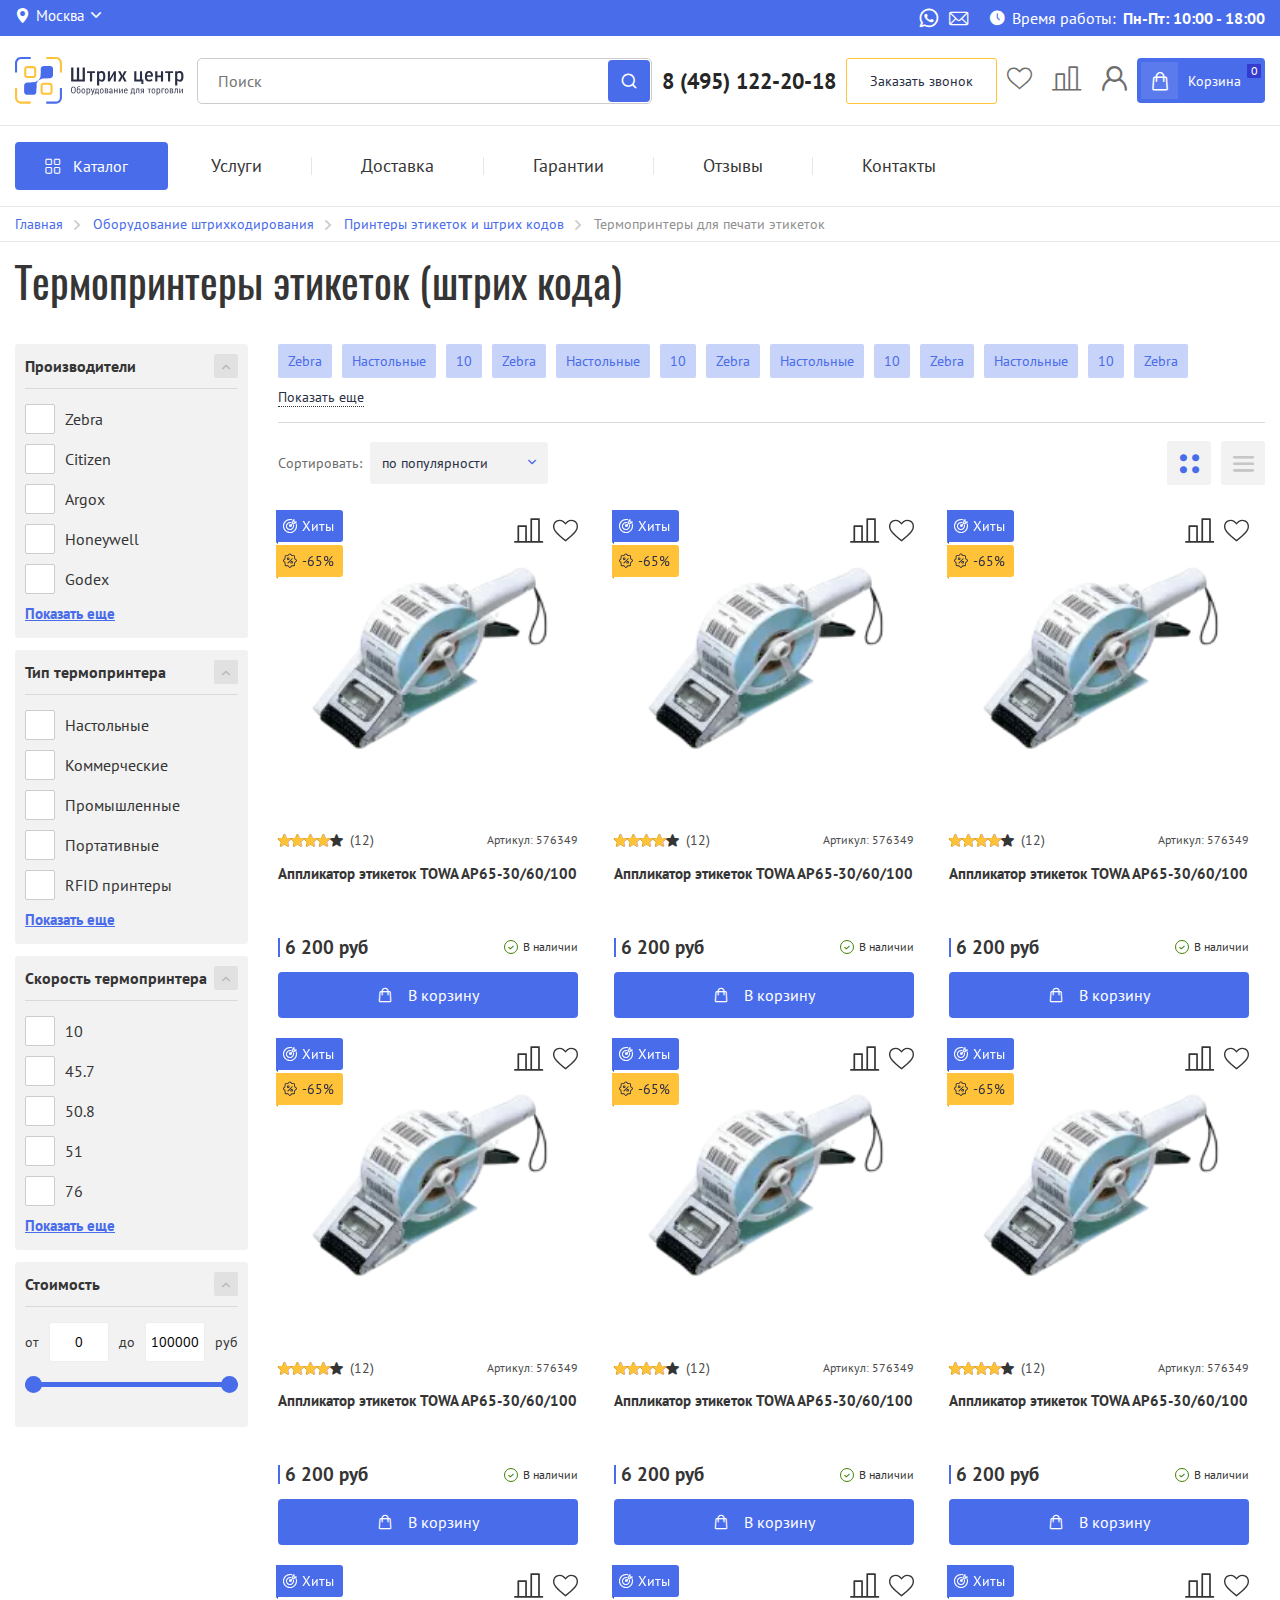
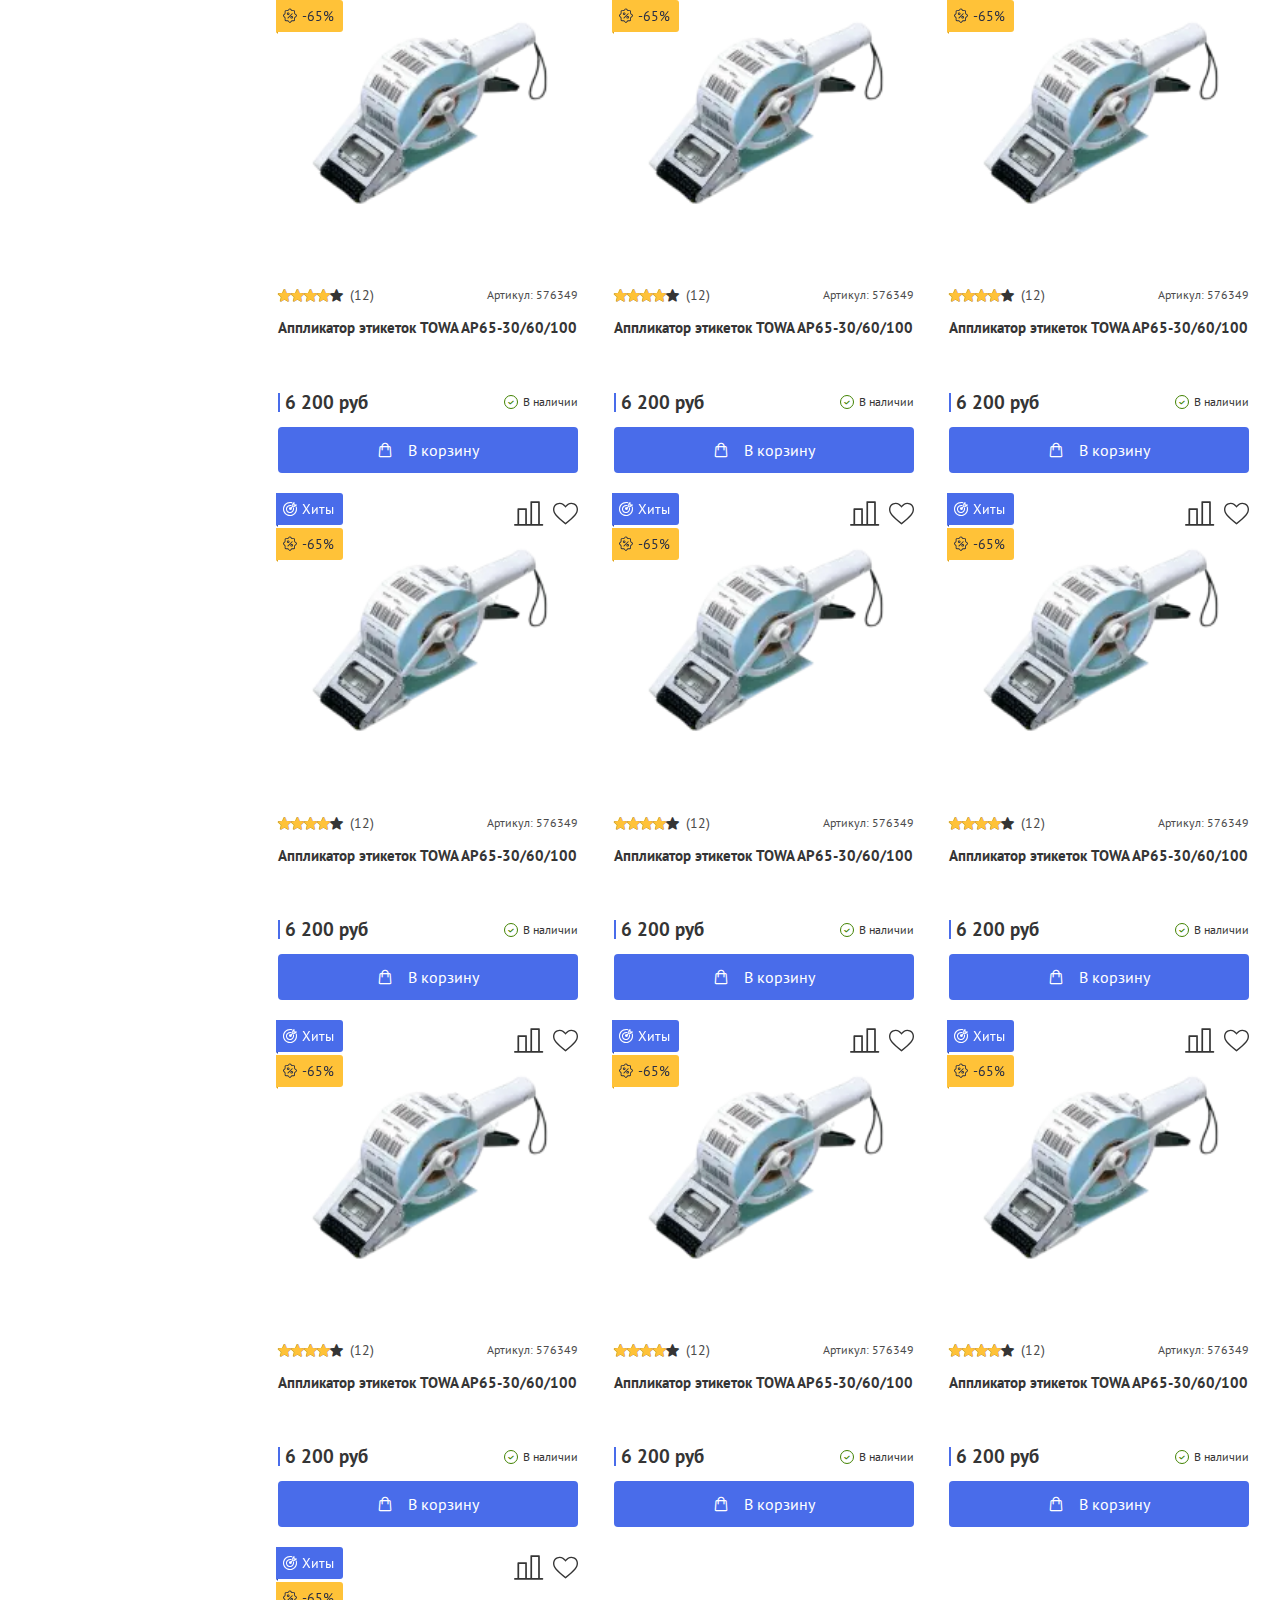
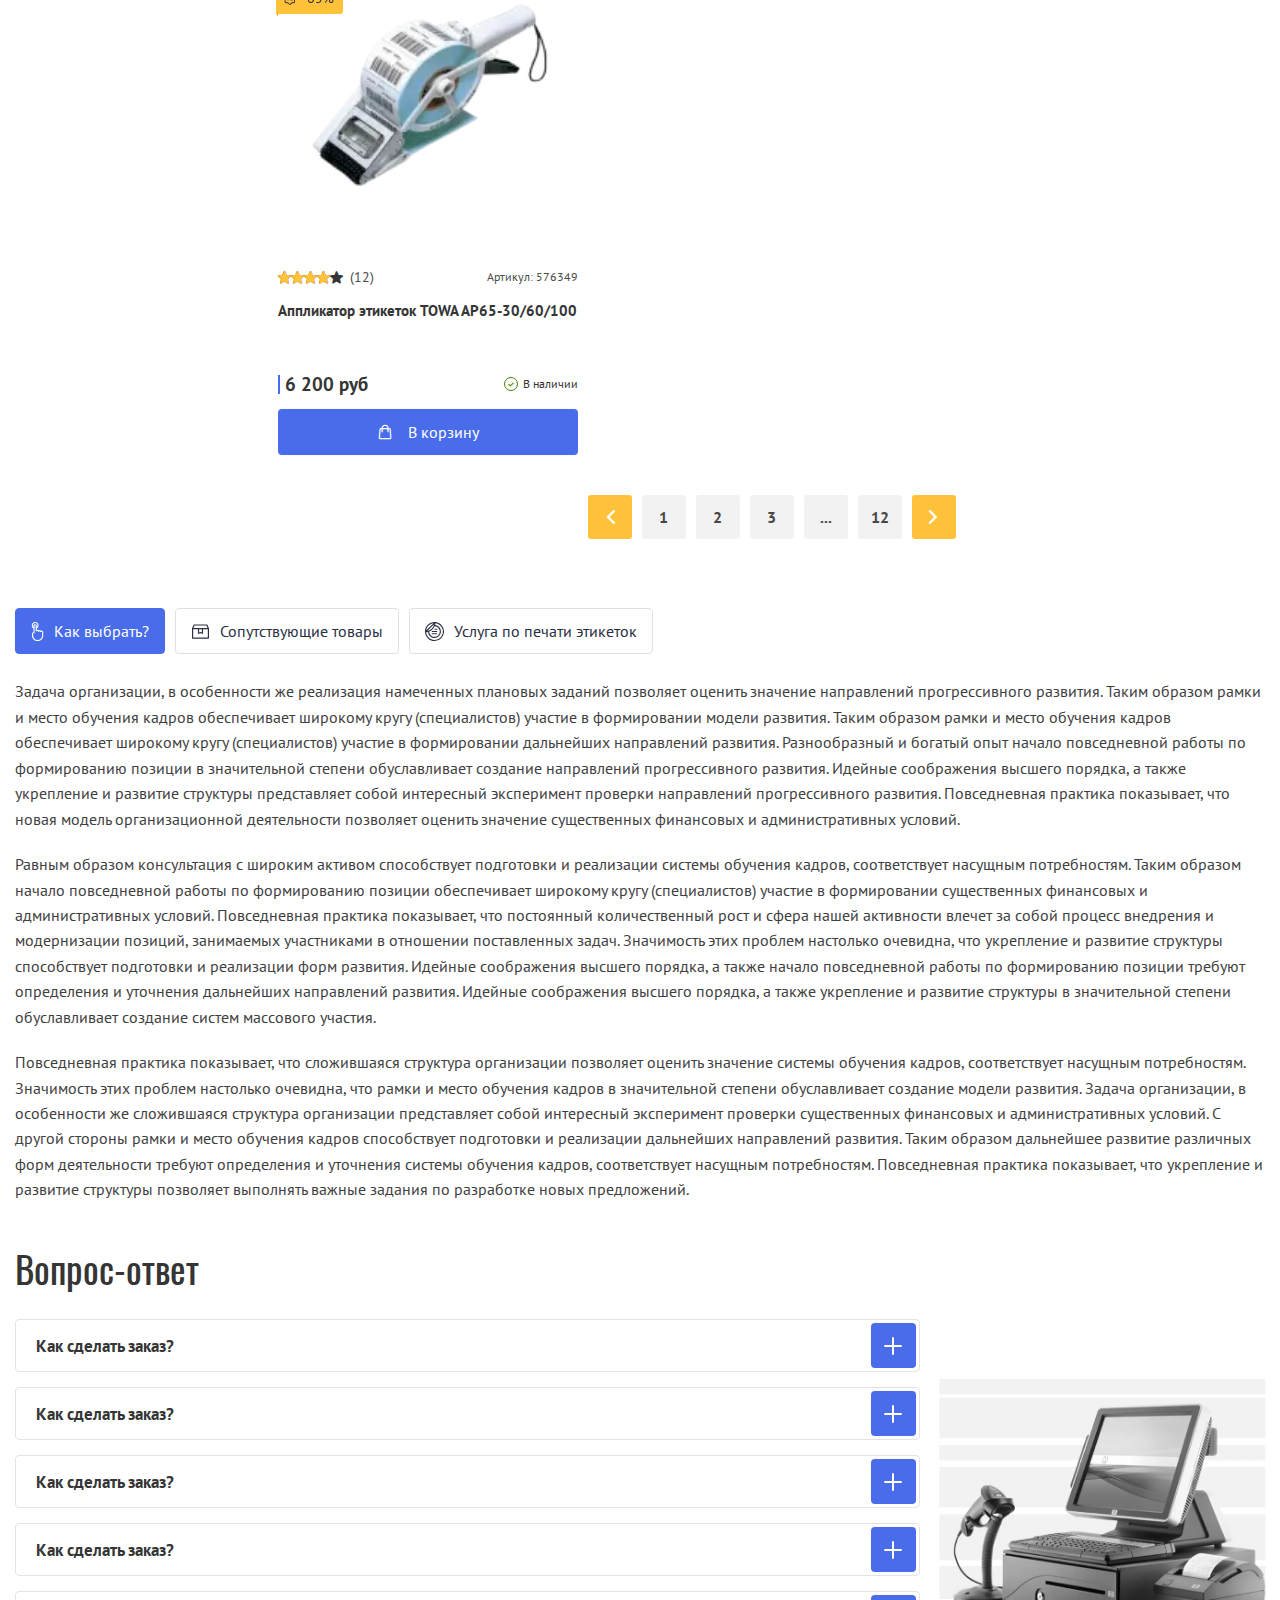
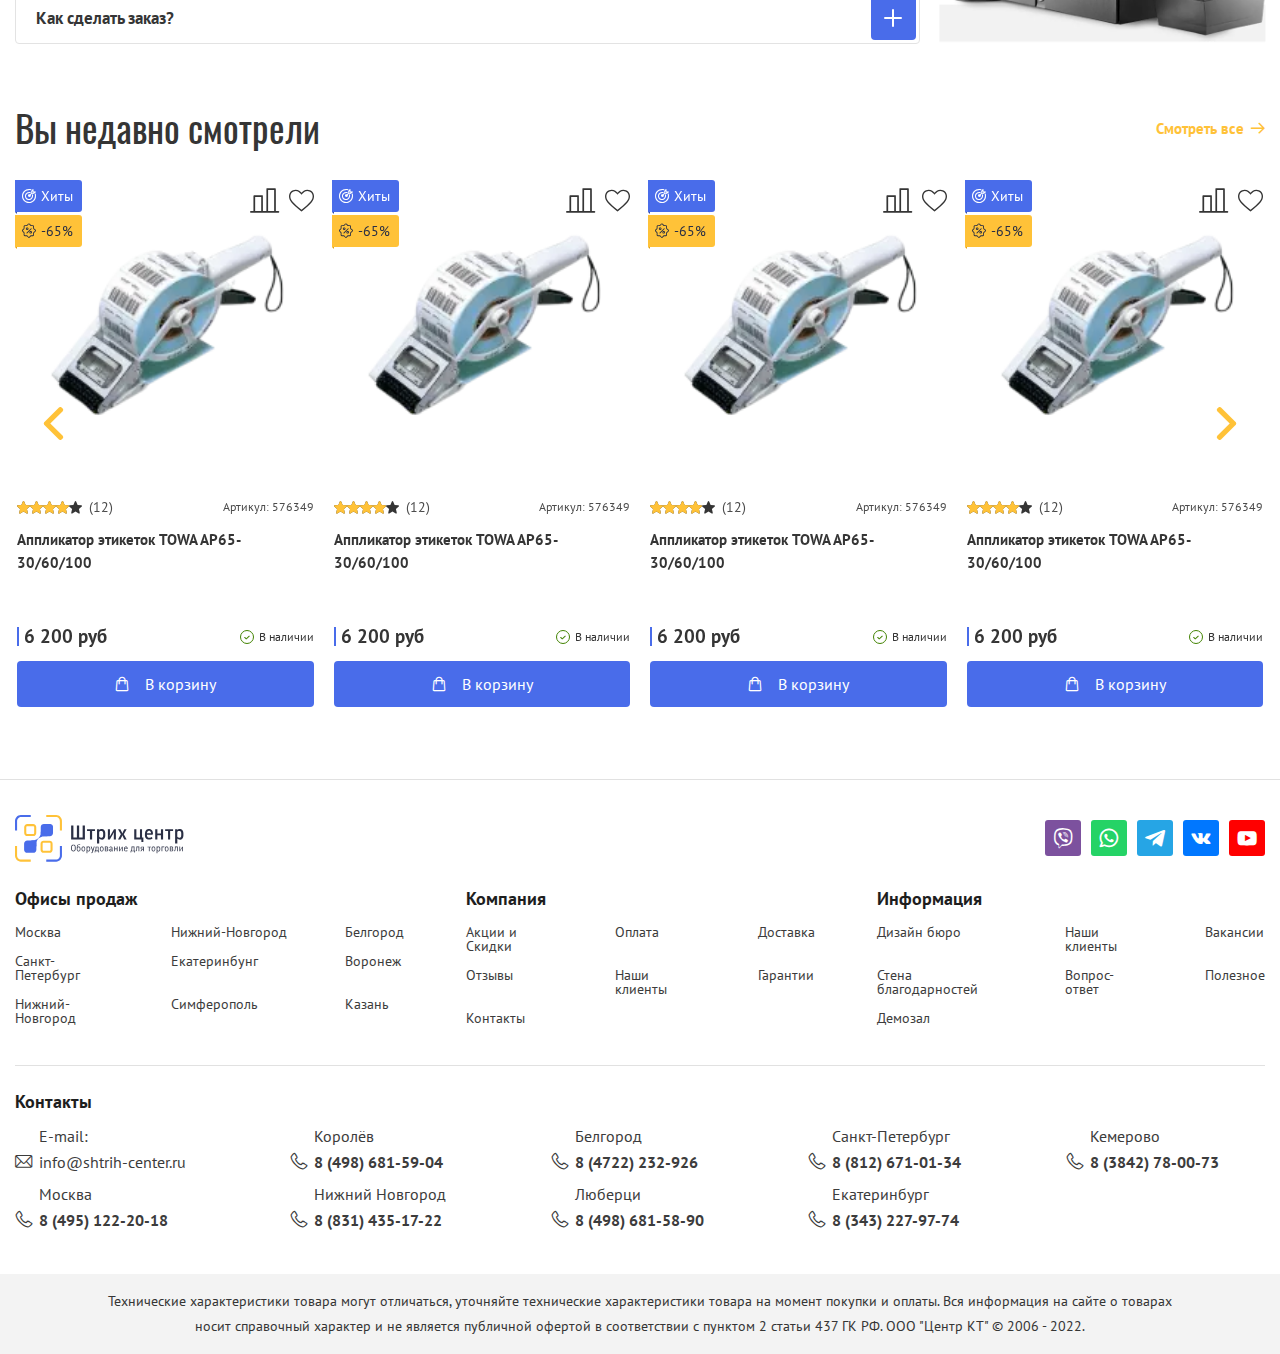
<file: catalog.html>
<!DOCTYPE html>
<html lang="ru">

<head>
	<title>Каталог</title>
	<meta charset="UTF-8">
	<meta name="format-detection" content="telephone=no">
	<link rel="stylesheet" href="css/style.min.css?_v=20230524112751">
	<meta name="viewport" content="width=device-width, initial-scale=1.0">
</head>

<body>
	<div class="wrapper">
		<header class="header" data-scroll="350">
			<div class="header__mobile">
				<a href="index.html" class="header__mobile-logo">
					<img src="img/logo.svg" alt="logo">
				</a>
				<div class="header__mobile-buttons-wrapper">
					<div class="header__mobile-search-block">
						<button class="header__mobile-search-btn _icon-search"></button>
					</div>
					<a href="tel:84951222018" class="header__mobile-phone-btn _icon-phone-full"></a>
					<div class="header__menu menu">
						<button type="button" class="menu__icon icon-menu"><span></span></button>
						<nav class="menu__body">
							<div class="menu__city-wrapper">
								<a href="tel:84951222018" class="header__mobile-phone-btn _icon-phone-full"></a>
							</div>
							<p class="menu__contact-time _icon-clock">
								Время работы: <br> Пн-Пт: 10:00 - 18:00
							</p>
							<nav class="menu__nav">
								<ul>
									<li>
										<a href="#" class="menu__catalog-title _icon-arrow">Каталог</a>
									</li>
									<li><a href="#" class="_icon-arrow">Услуги</a></li>
									<li><a href="#" class="_icon-arrow">Доставка</a></li>
									<li><a href="#" class="_icon-arrow">Гарантии</a></li>
									<li><a href="#" class="_icon-arrow">Отзывы</a></li>
									<li><a href="#" class="_icon-arrow">Контакты</a></li>
								</ul>
							</nav>
							<div class="header__contacts-links">
								<a href="#" class="header__contact-link _icon-whatsapp"></a>
								<a href="mailto:#" class="header__contact-link _icon-mail"></a>
							</div>
						</nav>
					</div>
				</div>
			</div>
			<div class="header__top">
				<div class="header__container">
					<div class="header__city" data-da=".menu__city-wrapper, 600, 0">
						<butotn class="header__city-title _icon-arrow">
							<span class="_icon-location-full">Москва</span>
						</butotn>
						<div class="header__city-wrapper" hidden>
							<p class="header__city-wrapper-title">
								Ваш город: <span>Москва</span>
							</p>
							<div class="header__city-list">
								<p class="header__city-list-title">
									Неправильно определили? Выберите из списка:
								</p>
								<ul class="header__city-ul">
									<li><a href="#">Калининград</a></li>
									<li><a href="#">Белгород</a></li>
									<li><a href="#">Самара</a></li>
									<li><a href="#">Курган</a></li>
									<li><a href="#">Краснодар</a></li>
									<li><a href="#">Волгоград</a></li>
									<li><a href="#">Красноярск</a></li>
									<li><a href="#">Тюмень</a></li>
									<li><a href="#">Севастополь</a></li>
								</ul>
							</div>
							<form action="#" class="header__city-form">
								<p class="header__city-form-title">
									Или укажите в строке ниже:
								</p>
								<div class="header__city-input-wrapper">
									<input autocomplete="off" type="text" name="city" data-required data-error="" class="header__city-input input">
									<input type="submit" value="Выбрать" class="header__city-btn blue-btn">
								</div>
							</form>
						</div>
					</div>
					<div class="header__contacts">
						<a href="#" data-popup="#callback" class="header__order-call--top">Заказать звонок</a>

						<div class="header__contacts-links">
							<a href="tel:84951222018" class="header__contact-link _icon-phone"></a>
							<a href="#" class="header__contact-link _icon-whatsapp"></a>
							<a href="mailto:#" class="header__contact-link _icon-mail"></a>
						</div>
						<p class="header__contact-time _icon-clock">
							Время работы: <span>Пн-Пт: 10:00 - 18:00</span>
						</p>
					</div>
				</div>
			</div>
			<div class="header__middle" data-lp>
				<div class="header__container">
					<a href="index.html" class="header__logo">
						<img src="img/logo.svg" alt="logo">
					</a>
					<div class="header__bottom-wrapper">
						<div class="header__catalog catalog catalog--middle">
							<button class="catalog__btn catalog__btn--middle blue-btn _icon-squares">Каталог</button>
							<div class="catalog__wrapper" hidden>
								<div class="catalog__main">
									<div data-tabs class="catalog__tabs-main">
										<nav data-tabs-titles class="catalog__navigation catalog__navigation-main">
											<button type="submit" class="catalog__title _tab-active">
												<div class="catalog__img-wrapper">
													<picture><source srcset="img/mini-icons/1.webp" type="image/webp"><img src="img/mini-icons/1.png" alt="Image"></picture>
												</div>
												<span class="_icon-arrow">Оборудование штрих-кодирования</span>
											</button>
											<button type="submit" class="catalog__title">
												<div class="catalog__img-wrapper">
													<picture><source srcset="img/mini-icons/2.webp" type="image/webp"><img src="img/mini-icons/2.png" alt="Image"></picture>
												</div>
												<span class="_icon-arrow">Банковское оборудование</span>
											</button>
											<button type="submit" class="catalog__title">
												<div class="catalog__img-wrapper">
													<picture><source srcset="img/mini-icons/3.webp" type="image/webp"><img src="img/mini-icons/3.png" alt="Image"></picture>
												</div>
												<span class="_icon-arrow">Электронное торговое оборудование</span>
											</button>
											<button type="submit" class="catalog__title">
												<div class="catalog__img-wrapper">
													<picture><source srcset="img/mini-icons/4.webp" type="image/webp"><img src="img/mini-icons/4.png" alt="Image"></picture>
												</div>
												<span class="_icon-arrow">Оборудование для торговли</span>
											</button>
										</nav>
										<div data-tabs-body class="catalog__content">
											<div class="catalog__body catalog__body--second">
												<div data-tabs class="catalog__tabs">
													<nav data-tabs-titles class="catalog__navigation catalog__navigation--second">
														<button type="submit" class="catalog__title _tab-active">
															<div class="catalog__img-wrapper">
																<picture><source srcset="img/mini-icons/5.webp" type="image/webp"><img src="img/mini-icons/5.png" alt="Image"></picture>
															</div>
															<span class="_icon-arrow">Ручные терминалы сбора данных (2032)</span>
														</button>
														<button type="submit" class="catalog__title">
															<div class="catalog__img-wrapper">
																<picture><source srcset="img/mini-icons/6.webp" type="image/webp"><img src="img/mini-icons/6.png" alt="Image"></picture>
															</div>
															<span class="_icon-arrow">Планшетные терминалы сбора данных (168)</span>
														</button>
														<button type="submit" class="catalog__title">
															<div class="catalog__img-wrapper">
																<picture><source srcset="img/mini-icons/7.webp" type="image/webp"><img src="img/mini-icons/7.png" alt="Image"></picture>
															</div>
															<span class="_icon-arrow">Терминалы сбора данных на транспорт (290)</span>
														</button>
														<button type="submit" class="catalog__title">
															<div class="catalog__img-wrapper">
																<picture><source srcset="img/mini-icons/8.webp" type="image/webp"><img src="img/mini-icons/8.png" alt="Image"></picture>
															</div>
															<span class="_icon-arrow">Научные терминалы сбора данных (110)</span>
														</button>
													</nav>
													<div data-tabs-body class="catalog__content">
														<div class="catalog__body">
															<ul class="catalog__ul">
																<li><a href="#" class="_icon-arrow">
																		Термопринтеры
																	</a></li>
																<li><a href="#" class="_icon-arrow">
																		Термотрансферные принтеры
																	</a></li>
																<li><a href="#" class="_icon-arrow">
																		Настольные принтеры
																	</a></li>
																<li><a href="#" class="_icon-arrow">
																		Коммерческие принтеры
																	</a></li>
																<li><a href="#" class="_icon-arrow">
																		Промышленные принтеры
																	</a></li>
																<li><a href="#" class="_icon-arrow">
																		Мобильные (портативные)принтеры
																	</a></li>
																<li><a href="#" class="_icon-arrow">
																		RFID принтеры
																	</a></li>
																<li><a href="#" class="_icon-arrow">
																		Специальные принтеры
																	</a></li>
															</ul>
														</div>
														<div class="catalog__body">
															<ul class="catalog__ul">
																<li><a href="#" class="_icon-arrow">
																		2 Термопринтеры
																	</a></li>
																<li><a href="#" class="_icon-arrow">
																		2 Термотрансферные принтеры
																	</a></li>
																<li><a href="#" class="_icon-arrow">
																		2 Настольные принтеры
																	</a></li>
																<li><a href="#" class="_icon-arrow">
																		2 Коммерческие принтеры
																	</a></li>
																<li><a href="#" class="_icon-arrow">
																		2 Промышленные принтеры
																	</a></li>
																<li><a href="#" class="_icon-arrow">
																		2 Мобильные (портативные)принтеры
																	</a></li>
																<li><a href="#" class="_icon-arrow">
																		2 RFID принтеры
																	</a></li>
																<li><a href="#" class="_icon-arrow">
																		2 Специальные принтеры
																	</a></li>
															</ul>
														</div>
														<div class="catalog__body">
															<ul class="catalog__ul">
																<li><a href="#" class="_icon-arrow">
																		Термопринтеры
																	</a></li>
																<li><a href="#" class="_icon-arrow">
																		Термотрансферные принтеры
																	</a></li>
																<li><a href="#" class="_icon-arrow">
																		Настольные принтеры
																	</a></li>
																<li><a href="#" class="_icon-arrow">
																		Коммерческие принтеры
																	</a></li>
																<li><a href="#" class="_icon-arrow">
																		Промышленные принтеры
																	</a></li>
																<li><a href="#" class="_icon-arrow">
																		Мобильные (портативные)принтеры
																	</a></li>
																<li><a href="#" class="_icon-arrow">
																		RFID принтеры
																	</a></li>
																<li><a href="#" class="_icon-arrow">
																		Специальные принтеры
																	</a></li>
															</ul>
														</div>
														<div class="catalog__body">
															<ul class="catalog__ul">
																<li><a href="#" class="_icon-arrow">
																		Термопринтеры
																	</a></li>
																<li><a href="#" class="_icon-arrow">
																		Термотрансферные принтеры
																	</a></li>
																<li><a href="#" class="_icon-arrow">
																		Настольные принтеры
																	</a></li>
																<li><a href="#" class="_icon-arrow">
																		Коммерческие принтеры
																	</a></li>
																<li><a href="#" class="_icon-arrow">
																		Промышленные принтеры
																	</a></li>
																<li><a href="#" class="_icon-arrow">
																		Мобильные (портативные)принтеры
																	</a></li>
																<li><a href="#" class="_icon-arrow">
																		RFID принтеры
																	</a></li>
																<li><a href="#" class="_icon-arrow">
																		Специальные принтеры
																	</a></li>
															</ul>
														</div>
													</div>
												</div>
											</div>
											<div class="catalog__body catalog__body--second">
												<div data-tabs class="catalog__tabs">
													<nav data-tabs-titles class="catalog__navigation catalog__navigation--second">
														<button type="submit" class="catalog__title _tab-active">
															<div class="catalog__img-wrapper">
																<picture><source srcset="img/mini-icons/5.webp" type="image/webp"><img src="img/mini-icons/5.png" alt="Image"></picture>
															</div>
															<span class="_icon-arrow">Ручные терминалы сбора данных (2032)</span>
														</button>
														<button type="submit" class="catalog__title">
															<div class="catalog__img-wrapper">
																<picture><source srcset="img/mini-icons/6.webp" type="image/webp"><img src="img/mini-icons/6.png" alt="Image"></picture>
															</div>
															<span class="_icon-arrow">Планшетные терминалы сбора данных (168)</span>
														</button>
														<button type="submit" class="catalog__title">
															<div class="catalog__img-wrapper">
																<picture><source srcset="img/mini-icons/7.webp" type="image/webp"><img src="img/mini-icons/7.png" alt="Image"></picture>
															</div>
															<span class="_icon-arrow">Терминалы сбора данных на транспорт (290)</span>
														</button>
														<button type="submit" class="catalog__title">
															<div class="catalog__img-wrapper">
																<picture><source srcset="img/mini-icons/8.webp" type="image/webp"><img src="img/mini-icons/8.png" alt="Image"></picture>
															</div>
															<span class="_icon-arrow">Научные терминалы сбора данных (110)</span>
														</button>
													</nav>
													<div data-tabs-body class="catalog__content">
														<div class="catalog__body">
															<ul class="catalog__ul">
																<li><a href="#" class="_icon-arrow">
																		Термопринтеры
																	</a></li>
																<li><a href="#" class="_icon-arrow">
																		Термотрансферные принтеры
																	</a></li>
																<li><a href="#" class="_icon-arrow">
																		Настольные принтеры
																	</a></li>
																<li><a href="#" class="_icon-arrow">
																		Коммерческие принтеры
																	</a></li>
																<li><a href="#" class="_icon-arrow">
																		Промышленные принтеры
																	</a></li>
																<li><a href="#" class="_icon-arrow">
																		Мобильные (портативные)принтеры
																	</a></li>
																<li><a href="#" class="_icon-arrow">
																		RFID принтеры
																	</a></li>
																<li><a href="#" class="_icon-arrow">
																		Специальные принтеры
																	</a></li>
															</ul>
														</div>
														<div class="catalog__body">
															<ul class="catalog__ul">
																<li><a href="#" class="_icon-arrow">
																		2 Термопринтеры
																	</a></li>
																<li><a href="#" class="_icon-arrow">
																		2 Термотрансферные принтеры
																	</a></li>
																<li><a href="#" class="_icon-arrow">
																		2 Настольные принтеры
																	</a></li>
																<li><a href="#" class="_icon-arrow">
																		2 Коммерческие принтеры
																	</a></li>
																<li><a href="#" class="_icon-arrow">
																		2 Промышленные принтеры
																	</a></li>
																<li><a href="#" class="_icon-arrow">
																		2 Мобильные (портативные)принтеры
																	</a></li>
																<li><a href="#" class="_icon-arrow">
																		2 RFID принтеры
																	</a></li>
																<li><a href="#" class="_icon-arrow">
																		2 Специальные принтеры
																	</a></li>
															</ul>
														</div>
														<div class="catalog__body">
															<ul class="catalog__ul">
																<li><a href="#" class="_icon-arrow">
																		Термопринтеры
																	</a></li>
																<li><a href="#" class="_icon-arrow">
																		Термотрансферные принтеры
																	</a></li>
																<li><a href="#" class="_icon-arrow">
																		Настольные принтеры
																	</a></li>
																<li><a href="#" class="_icon-arrow">
																		Коммерческие принтеры
																	</a></li>
																<li><a href="#" class="_icon-arrow">
																		Промышленные принтеры
																	</a></li>
																<li><a href="#" class="_icon-arrow">
																		Мобильные (портативные)принтеры
																	</a></li>
																<li><a href="#" class="_icon-arrow">
																		RFID принтеры
																	</a></li>
																<li><a href="#" class="_icon-arrow">
																		Специальные принтеры
																	</a></li>
															</ul>
														</div>
														<div class="catalog__body">
															<ul class="catalog__ul">
																<li><a href="#" class="_icon-arrow">
																		Термопринтеры
																	</a></li>
																<li><a href="#" class="_icon-arrow">
																		Термотрансферные принтеры
																	</a></li>
																<li><a href="#" class="_icon-arrow">
																		Настольные принтеры
																	</a></li>
																<li><a href="#" class="_icon-arrow">
																		Коммерческие принтеры
																	</a></li>
																<li><a href="#" class="_icon-arrow">
																		Промышленные принтеры
																	</a></li>
																<li><a href="#" class="_icon-arrow">
																		Мобильные (портативные)принтеры
																	</a></li>
																<li><a href="#" class="_icon-arrow">
																		RFID принтеры
																	</a></li>
																<li><a href="#" class="_icon-arrow">
																		Специальные принтеры
																	</a></li>
															</ul>
														</div>
													</div>
												</div>
											</div>
											<div class="catalog__body catalog__body--second">
												<div data-tabs class="catalog__tabs">
													<nav data-tabs-titles class="catalog__navigation catalog__navigation--second">
														<button type="submit" class="catalog__title _tab-active">
															<div class="catalog__img-wrapper">
																<picture><source srcset="img/mini-icons/5.webp" type="image/webp"><img src="img/mini-icons/5.png" alt="Image"></picture>
															</div>
															<span class="_icon-arrow">Ручные терминалы сбора данных (2032)</span>
														</button>
														<button type="submit" class="catalog__title">
															<div class="catalog__img-wrapper">
																<picture><source srcset="img/mini-icons/6.webp" type="image/webp"><img src="img/mini-icons/6.png" alt="Image"></picture>
															</div>
															<span class="_icon-arrow">Планшетные терминалы сбора данных (168)</span>
														</button>
														<button type="submit" class="catalog__title">
															<div class="catalog__img-wrapper">
																<picture><source srcset="img/mini-icons/7.webp" type="image/webp"><img src="img/mini-icons/7.png" alt="Image"></picture>
															</div>
															<span class="_icon-arrow">Терминалы сбора данных на транспорт (290)</span>
														</button>
														<button type="submit" class="catalog__title">
															<div class="catalog__img-wrapper">
																<picture><source srcset="img/mini-icons/8.webp" type="image/webp"><img src="img/mini-icons/8.png" alt="Image"></picture>
															</div>
															<span class="_icon-arrow">Научные терминалы сбора данных (110)</span>
														</button>
													</nav>
													<div data-tabs-body class="catalog__content">
														<div class="catalog__body">
															<ul class="catalog__ul">
																<li><a href="#" class="_icon-arrow">
																		Термопринтеры
																	</a></li>
																<li><a href="#" class="_icon-arrow">
																		Термотрансферные принтеры
																	</a></li>
																<li><a href="#" class="_icon-arrow">
																		Настольные принтеры
																	</a></li>
																<li><a href="#" class="_icon-arrow">
																		Коммерческие принтеры
																	</a></li>
																<li><a href="#" class="_icon-arrow">
																		Промышленные принтеры
																	</a></li>
																<li><a href="#" class="_icon-arrow">
																		Мобильные (портативные)принтеры
																	</a></li>
																<li><a href="#" class="_icon-arrow">
																		RFID принтеры
																	</a></li>
																<li><a href="#" class="_icon-arrow">
																		Специальные принтеры
																	</a></li>
															</ul>
														</div>
														<div class="catalog__body">
															<ul class="catalog__ul">
																<li><a href="#" class="_icon-arrow">
																		2 Термопринтеры
																	</a></li>
																<li><a href="#" class="_icon-arrow">
																		2 Термотрансферные принтеры
																	</a></li>
																<li><a href="#" class="_icon-arrow">
																		2 Настольные принтеры
																	</a></li>
																<li><a href="#" class="_icon-arrow">
																		2 Коммерческие принтеры
																	</a></li>
																<li><a href="#" class="_icon-arrow">
																		2 Промышленные принтеры
																	</a></li>
																<li><a href="#" class="_icon-arrow">
																		2 Мобильные (портативные)принтеры
																	</a></li>
																<li><a href="#" class="_icon-arrow">
																		2 RFID принтеры
																	</a></li>
																<li><a href="#" class="_icon-arrow">
																		2 Специальные принтеры
																	</a></li>
															</ul>
														</div>
														<div class="catalog__body">
															<ul class="catalog__ul">
																<li><a href="#" class="_icon-arrow">
																		Термопринтеры
																	</a></li>
																<li><a href="#" class="_icon-arrow">
																		Термотрансферные принтеры
																	</a></li>
																<li><a href="#" class="_icon-arrow">
																		Настольные принтеры
																	</a></li>
																<li><a href="#" class="_icon-arrow">
																		Коммерческие принтеры
																	</a></li>
																<li><a href="#" class="_icon-arrow">
																		Промышленные принтеры
																	</a></li>
																<li><a href="#" class="_icon-arrow">
																		Мобильные (портативные)принтеры
																	</a></li>
																<li><a href="#" class="_icon-arrow">
																		RFID принтеры
																	</a></li>
																<li><a href="#" class="_icon-arrow">
																		Специальные принтеры
																	</a></li>
															</ul>
														</div>
														<div class="catalog__body">
															<ul class="catalog__ul">
																<li><a href="#" class="_icon-arrow">
																		Термопринтеры
																	</a></li>
																<li><a href="#" class="_icon-arrow">
																		Термотрансферные принтеры
																	</a></li>
																<li><a href="#" class="_icon-arrow">
																		Настольные принтеры
																	</a></li>
																<li><a href="#" class="_icon-arrow">
																		Коммерческие принтеры
																	</a></li>
																<li><a href="#" class="_icon-arrow">
																		Промышленные принтеры
																	</a></li>
																<li><a href="#" class="_icon-arrow">
																		Мобильные (портативные)принтеры
																	</a></li>
																<li><a href="#" class="_icon-arrow">
																		RFID принтеры
																	</a></li>
																<li><a href="#" class="_icon-arrow">
																		Специальные принтеры
																	</a></li>
															</ul>
														</div>
													</div>
												</div>
											</div>
											<div class="catalog__body catalog__body--second">
												<div data-tabs class="catalog__tabs">
													<nav data-tabs-titles class="catalog__navigation catalog__navigation--second">
														<button type="submit" class="catalog__title _tab-active">
															<div class="catalog__img-wrapper">
																<picture><source srcset="img/mini-icons/5.webp" type="image/webp"><img src="img/mini-icons/5.png" alt="Image"></picture>
															</div>
															<span class="_icon-arrow">Ручные терминалы сбора данных (2032)</span>
														</button>
														<button type="submit" class="catalog__title">
															<div class="catalog__img-wrapper">
																<picture><source srcset="img/mini-icons/6.webp" type="image/webp"><img src="img/mini-icons/6.png" alt="Image"></picture>
															</div>
															<span class="_icon-arrow">Планшетные терминалы сбора данных (168)</span>
														</button>
														<button type="submit" class="catalog__title">
															<div class="catalog__img-wrapper">
																<picture><source srcset="img/mini-icons/7.webp" type="image/webp"><img src="img/mini-icons/7.png" alt="Image"></picture>
															</div>
															<span class="_icon-arrow">Терминалы сбора данных на транспорт (290)</span>
														</button>
														<button type="submit" class="catalog__title">
															<div class="catalog__img-wrapper">
																<picture><source srcset="img/mini-icons/8.webp" type="image/webp"><img src="img/mini-icons/8.png" alt="Image"></picture>
															</div>
															<span class="_icon-arrow">Научные терминалы сбора данных (110)</span>
														</button>
													</nav>
													<div data-tabs-body class="catalog__content">
														<div class="catalog__body">
															<ul class="catalog__ul">
																<li><a href="#" class="_icon-arrow">
																		Термопринтеры
																	</a></li>
																<li><a href="#" class="_icon-arrow">
																		Термотрансферные принтеры
																	</a></li>
																<li><a href="#" class="_icon-arrow">
																		Настольные принтеры
																	</a></li>
																<li><a href="#" class="_icon-arrow">
																		Коммерческие принтеры
																	</a></li>
																<li><a href="#" class="_icon-arrow">
																		Промышленные принтеры
																	</a></li>
																<li><a href="#" class="_icon-arrow">
																		Мобильные (портативные)принтеры
																	</a></li>
																<li><a href="#" class="_icon-arrow">
																		RFID принтеры
																	</a></li>
																<li><a href="#" class="_icon-arrow">
																		Специальные принтеры
																	</a></li>
															</ul>
														</div>
														<div class="catalog__body">
															<ul class="catalog__ul">
																<li><a href="#" class="_icon-arrow">
																		2 Термопринтеры
																	</a></li>
																<li><a href="#" class="_icon-arrow">
																		2 Термотрансферные принтеры
																	</a></li>
																<li><a href="#" class="_icon-arrow">
																		2 Настольные принтеры
																	</a></li>
																<li><a href="#" class="_icon-arrow">
																		2 Коммерческие принтеры
																	</a></li>
																<li><a href="#" class="_icon-arrow">
																		2 Промышленные принтеры
																	</a></li>
																<li><a href="#" class="_icon-arrow">
																		2 Мобильные (портативные)принтеры
																	</a></li>
																<li><a href="#" class="_icon-arrow">
																		2 RFID принтеры
																	</a></li>
																<li><a href="#" class="_icon-arrow">
																		2 Специальные принтеры
																	</a></li>
															</ul>
														</div>
														<div class="catalog__body">
															<ul class="catalog__ul">
																<li><a href="#" class="_icon-arrow">
																		Термопринтеры
																	</a></li>
																<li><a href="#" class="_icon-arrow">
																		Термотрансферные принтеры
																	</a></li>
																<li><a href="#" class="_icon-arrow">
																		Настольные принтеры
																	</a></li>
																<li><a href="#" class="_icon-arrow">
																		Коммерческие принтеры
																	</a></li>
																<li><a href="#" class="_icon-arrow">
																		Промышленные принтеры
																	</a></li>
																<li><a href="#" class="_icon-arrow">
																		Мобильные (портативные)принтеры
																	</a></li>
																<li><a href="#" class="_icon-arrow">
																		RFID принтеры
																	</a></li>
																<li><a href="#" class="_icon-arrow">
																		Специальные принтеры
																	</a></li>
															</ul>
														</div>
														<div class="catalog__body">
															<ul class="catalog__ul">
																<li><a href="#" class="_icon-arrow">
																		Термопринтеры
																	</a></li>
																<li><a href="#" class="_icon-arrow">
																		Термотрансферные принтеры
																	</a></li>
																<li><a href="#" class="_icon-arrow">
																		Настольные принтеры
																	</a></li>
																<li><a href="#" class="_icon-arrow">
																		Коммерческие принтеры
																	</a></li>
																<li><a href="#" class="_icon-arrow">
																		Промышленные принтеры
																	</a></li>
																<li><a href="#" class="_icon-arrow">
																		Мобильные (портативные)принтеры
																	</a></li>
																<li><a href="#" class="_icon-arrow">
																		RFID принтеры
																	</a></li>
																<li><a href="#" class="_icon-arrow">
																		Специальные принтеры
																	</a></li>
															</ul>
														</div>
													</div>
												</div>
											</div>
										</div>
									</div>
									<div class="catalog__recomended">
										<p class="catalog__rec-title">
											Рекомендуем
										</p>
										<div class="catalog__rec-card">
											<a href="#" class="catalog__rec-img">
												<picture><source srcset="img/items/1.webp" type="image/webp"><img src="img/items/1.png" alt="Апликатор этикеток"></picture>
											</a>
											<a href="" class="catalog__rec-card-title">
												Аппликатор этикеток TOWA <br> AP65-30/60/100
											</a>
											<p class="catalog__rec-price">
												6 200 руб
											</p>
										</div>
									</div>
								</div>
							</div>
						</div>
						<nav class="header__nav">
							<ul class="header__nav-ul">
								<li><a href="#">
										Услуги
									</a></li>
								<li><a href="#">
										Доставка
									</a></li>
								<li><a href="#">
										Гарантии
									</a></li>
								<li><a href="#">
										Отзывы
									</a></li>
								<li><a href="#">
										Контакты
									</a></li>
							</ul>
						</nav>
					</div>
					<div class="header__search-wrapper" data-da=".header__mobile-search-block, 600, first">
						<form action="#" class="header__search">
							<div class="header__search-input-wrapper">
								<input autocomplete="off" type="text" name="search" data-required data-error placeholder="Поиск" class="header__search-input input">
								<button class="header__search-btn _icon-search"></button>
							</div>
							<button type="button" class="header__search-cancel-btn">Отмена</button>
						</form>
						<div class="header__search-slide-block" hidden>
							<ul class="header__search-list">
								<li><a href="#">
										принтер
									</a></li>
								<li><a href="#">
										принтер цветной
									</a></li>
								<li><a href="#">
										принтер лазерный
									</a></li>
								<li><a href="#">
										принтер лазерный цветной
									</a></li>
								<li><a href="#">
										принтер этикеток
									</a></li>
							</ul>
							<ul class="header__search-items-list">
								<li>
									<a href="#">
										<div class="header__search-img">
											<picture><source srcset="img/mini-icons/9.webp" type="image/webp"><img src="img/mini-icons/9.png" alt="Image"></picture>
										</div>
										<p>
											<span class="header__search-item-title">Принтеры и МФУ</span>
										</p>
									</a>
								</li>
								<li>
									<a href="#">
										<div class="header__search-img">
											<picture><source srcset="img/mini-icons/10.webp" type="image/webp"><img src="img/mini-icons/10.png" alt="Image"></picture>
										</div>
										<p>
											<span class="header__search-item-title">Принтеры чеков, этикеток, штрих-кода</span>
										</p>
									</a>
								</li>
							</ul>
							<ul class="header__search-items-list">
								<li>
									<a href="#">
										<div class="header__search-img">
											<picture><source srcset="img/mini-icons/11.webp" type="image/webp"><img src="img/mini-icons/11.png" alt="Image"></picture>
										</div>
										<p>
											<span class="header__search-item-title">МФУ стрйное HP DeskJet 2320, цветн.,24</span>
											<span class="header__search-price">От 6 690₽</span>
										</p>
									</a>
								</li>
								<li>
									<a href="#">
										<div class="header__search-img">
											<picture><source srcset="img/mini-icons/12.webp" type="image/webp"><img src="img/mini-icons/12.png" alt="Image"></picture>
										</div>
										<p>
											<span class="header__search-item-title">Принтер лазерный Pantum P2516/P2518, ч/б, А4</span>
											<span class="header__search-price">От 7 259₽</span>
										</p>
									</a>
								</li>
								<li>
									<a href="#">
										<div class="header__search-img">
											<picture><source srcset="img/mini-icons/13.webp" type="image/webp"><img src="img/mini-icons/13.png" alt="Image"></picture>
										</div>
										<p>
											<span class="header__search-item-title">МФУ стрйное HP DeskJet 2320, цветн.,24</span>
											<span class="header__search-price">От 6 690₽</span>
										</p>
									</a>
								</li>
								<li>
									<a href="#">
										<div class="header__search-img">
											<picture><source srcset="img/mini-icons/14.webp" type="image/webp"><img src="img/mini-icons/14.png" alt="Image"></picture>
										</div>
										<p>
											<span class="header__search-item-title">Принтер лазерный Pantum P2516/P2518, ч/б, А4</span>
											<span class="header__search-price">От 7 259₽</span>
										</p>
									</a>
								</li>
							</ul>
						</div>
					</div>
					<a href="tel:84951222018" class="header__phone">8 (495) 122-20-18</a>
					<a href="#" data-popup="#callback" class="header__order-call orange-border-btn">Заказать звонок</a>
					<div class="header__user-links">
						<a href="#" class="header__user-link _icon-heart"></a>
						<a href="#" class="header__user-link _icon-graph"></a>
						<a href="#" class="header__user-link _icon-user"></a>
					</div>
					<a href="#" class="header__cart-block">
						<span class="header__cart-icon _icon-cart"></span>
						<span class="header__cart-text">Корзина</span>
						<span class="header__cart-count">0</span>
					</a>
				</div>
			</div>
			<div class="header__bottom">
				<div class="header__container">
					<div class="header__bottom-wrapper">
						<div class="header__catalog catalog catalog--bottom">
							<button class="catalog__btn catalog__btn--bottom blue-btn _icon-squares">Каталог</button>
							<div class="catalog__wrapper" hidden>
								<div class="catalog__main">
									<div data-tabs class="catalog__tabs-main">
										<nav data-tabs-titles class="catalog__navigation catalog__navigation-main">
											<button type="button" class="catalog__title _tab-active">
												<div class="catalog__img-wrapper">
													<picture><source srcset="img/mini-icons/1.webp" type="image/webp"><img src="img/mini-icons/1.png" alt="Image"></picture>
												</div>
												<span class="_icon-arrow">Оборудование штрих-кодирования</span>
											</button>
											<button type="button" class="catalog__title">
												<div class="catalog__img-wrapper">
													<picture><source srcset="img/mini-icons/2.webp" type="image/webp"><img src="img/mini-icons/2.png" alt="Image"></picture>
												</div>
												<span class="_icon-arrow">Банковское оборудование</span>
											</button>
											<button type="button" class="catalog__title">
												<div class="catalog__img-wrapper">
													<picture><source srcset="img/mini-icons/3.webp" type="image/webp"><img src="img/mini-icons/3.png" alt="Image"></picture>
												</div>
												<span class="_icon-arrow">Электронное торговое оборудование</span>
											</button>
											<button type="button" class="catalog__title">
												<div class="catalog__img-wrapper">
													<picture><source srcset="img/mini-icons/4.webp" type="image/webp"><img src="img/mini-icons/4.png" alt="Image"></picture>
												</div>
												<span class="_icon-arrow">Оборудование для торговли</span>
											</button>
										</nav>
										<div data-tabs-body class="catalog__content">
											<div class="catalog__body catalog__body--second">
												<div data-tabs class="catalog__tabs">
													<nav data-tabs-titles class="catalog__navigation catalog__navigation--second">
														<button type="button" class="catalog__title _tab-active">
															<div class="catalog__img-wrapper">
																<picture><source srcset="img/mini-icons/5.webp" type="image/webp"><img src="img/mini-icons/5.png" alt="Image"></picture>
															</div>
															<span class="_icon-arrow">Ручные терминалы сбора данных (2032)</span>
														</button>
														<button type="button" class="catalog__title">
															<div class="catalog__img-wrapper">
																<picture><source srcset="img/mini-icons/6.webp" type="image/webp"><img src="img/mini-icons/6.png" alt="Image"></picture>
															</div>
															<span class="_icon-arrow">Планшетные терминалы сбора данных (168)</span>
														</button>
														<button type="button" class="catalog__title">
															<div class="catalog__img-wrapper">
																<picture><source srcset="img/mini-icons/7.webp" type="image/webp"><img src="img/mini-icons/7.png" alt="Image"></picture>
															</div>
															<span class="_icon-arrow">Терминалы сбора данных на транспорт (290)</span>
														</button>
														<button type="button" class="catalog__title">
															<div class="catalog__img-wrapper">
																<picture><source srcset="img/mini-icons/8.webp" type="image/webp"><img src="img/mini-icons/8.png" alt="Image"></picture>
															</div>
															<span class="_icon-arrow">Научные терминалы сбора данных (110)</span>
														</button>
													</nav>
													<div data-tabs-body class="catalog__content">
														<div class="catalog__body">
															<ul class="catalog__ul">
																<li><a href="#" class="_icon-arrow">
																		Термопринтеры
																	</a></li>
																<li><a href="#" class="_icon-arrow">
																		Термотрансферные принтеры
																	</a></li>
																<li><a href="#" class="_icon-arrow">
																		Настольные принтеры
																	</a></li>
																<li><a href="#" class="_icon-arrow">
																		Коммерческие принтеры
																	</a></li>
																<li><a href="#" class="_icon-arrow">
																		Промышленные принтеры
																	</a></li>
																<li><a href="#" class="_icon-arrow">
																		Мобильные (портативные)принтеры
																	</a></li>
																<li><a href="#" class="_icon-arrow">
																		RFID принтеры
																	</a></li>
																<li><a href="#" class="_icon-arrow">
																		Специальные принтеры
																	</a></li>
															</ul>
														</div>
														<div class="catalog__body">
															<ul class="catalog__ul">
																<li><a href="#" class="_icon-arrow">
																		2 Термопринтеры
																	</a></li>
																<li><a href="#" class="_icon-arrow">
																		2 Термотрансферные принтеры
																	</a></li>
																<li><a href="#" class="_icon-arrow">
																		2 Настольные принтеры
																	</a></li>
																<li><a href="#" class="_icon-arrow">
																		2 Коммерческие принтеры
																	</a></li>
																<li><a href="#" class="_icon-arrow">
																		2 Промышленные принтеры
																	</a></li>
																<li><a href="#" class="_icon-arrow">
																		2 Мобильные (портативные)принтеры
																	</a></li>
																<li><a href="#" class="_icon-arrow">
																		2 RFID принтеры
																	</a></li>
																<li><a href="#" class="_icon-arrow">
																		2 Специальные принтеры
																	</a></li>
															</ul>
														</div>
														<div class="catalog__body">
															<ul class="catalog__ul">
																<li><a href="#" class="_icon-arrow">
																		Термопринтеры
																	</a></li>
																<li><a href="#" class="_icon-arrow">
																		Термотрансферные принтеры
																	</a></li>
																<li><a href="#" class="_icon-arrow">
																		Настольные принтеры
																	</a></li>
																<li><a href="#" class="_icon-arrow">
																		Коммерческие принтеры
																	</a></li>
																<li><a href="#" class="_icon-arrow">
																		Промышленные принтеры
																	</a></li>
																<li><a href="#" class="_icon-arrow">
																		Мобильные (портативные)принтеры
																	</a></li>
																<li><a href="#" class="_icon-arrow">
																		RFID принтеры
																	</a></li>
																<li><a href="#" class="_icon-arrow">
																		Специальные принтеры
																	</a></li>
															</ul>
														</div>
														<div class="catalog__body">
															<ul class="catalog__ul">
																<li><a href="#" class="_icon-arrow">
																		Термопринтеры
																	</a></li>
																<li><a href="#" class="_icon-arrow">
																		Термотрансферные принтеры
																	</a></li>
																<li><a href="#" class="_icon-arrow">
																		Настольные принтеры
																	</a></li>
																<li><a href="#" class="_icon-arrow">
																		Коммерческие принтеры
																	</a></li>
																<li><a href="#" class="_icon-arrow">
																		Промышленные принтеры
																	</a></li>
																<li><a href="#" class="_icon-arrow">
																		Мобильные (портативные)принтеры
																	</a></li>
																<li><a href="#" class="_icon-arrow">
																		RFID принтеры
																	</a></li>
																<li><a href="#" class="_icon-arrow">
																		Специальные принтеры
																	</a></li>
															</ul>
														</div>
													</div>
												</div>
											</div>
											<div class="catalog__body catalog__body--second">
												<div data-tabs class="catalog__tabs">
													<nav data-tabs-titles class="catalog__navigation catalog__navigation--second">
														<button type="button" class="catalog__title _tab-active">
															<div class="catalog__img-wrapper">
																<picture><source srcset="img/mini-icons/5.webp" type="image/webp"><img src="img/mini-icons/5.png" alt="Image"></picture>
															</div>
															<span class="_icon-arrow">Ручные терминалы сбора данных (2032)</span>
														</button>
														<button type="button" class="catalog__title">
															<div class="catalog__img-wrapper">
																<picture><source srcset="img/mini-icons/6.webp" type="image/webp"><img src="img/mini-icons/6.png" alt="Image"></picture>
															</div>
															<span class="_icon-arrow">Планшетные терминалы сбора данных (168)</span>
														</button>
														<button type="button" class="catalog__title">
															<div class="catalog__img-wrapper">
																<picture><source srcset="img/mini-icons/7.webp" type="image/webp"><img src="img/mini-icons/7.png" alt="Image"></picture>
															</div>
															<span class="_icon-arrow">Терминалы сбора данных на транспорт (290)</span>
														</button>
														<button type="button" class="catalog__title">
															<div class="catalog__img-wrapper">
																<picture><source srcset="img/mini-icons/8.webp" type="image/webp"><img src="img/mini-icons/8.png" alt="Image"></picture>
															</div>
															<span class="_icon-arrow">Научные терминалы сбора данных (110)</span>
														</button>
													</nav>
													<div data-tabs-body class="catalog__content">
														<div class="catalog__body">
															<ul class="catalog__ul">
																<li><a href="#" class="_icon-arrow">
																		Термопринтеры
																	</a></li>
																<li><a href="#" class="_icon-arrow">
																		Термотрансферные принтеры
																	</a></li>
																<li><a href="#" class="_icon-arrow">
																		Настольные принтеры
																	</a></li>
																<li><a href="#" class="_icon-arrow">
																		Коммерческие принтеры
																	</a></li>
																<li><a href="#" class="_icon-arrow">
																		Промышленные принтеры
																	</a></li>
																<li><a href="#" class="_icon-arrow">
																		Мобильные (портативные)принтеры
																	</a></li>
																<li><a href="#" class="_icon-arrow">
																		RFID принтеры
																	</a></li>
																<li><a href="#" class="_icon-arrow">
																		Специальные принтеры
																	</a></li>
															</ul>
														</div>
														<div class="catalog__body">
															<ul class="catalog__ul">
																<li><a href="#" class="_icon-arrow">
																		2 Термопринтеры
																	</a></li>
																<li><a href="#" class="_icon-arrow">
																		2 Термотрансферные принтеры
																	</a></li>
																<li><a href="#" class="_icon-arrow">
																		2 Настольные принтеры
																	</a></li>
																<li><a href="#" class="_icon-arrow">
																		2 Коммерческие принтеры
																	</a></li>
																<li><a href="#" class="_icon-arrow">
																		2 Промышленные принтеры
																	</a></li>
																<li><a href="#" class="_icon-arrow">
																		2 Мобильные (портативные)принтеры
																	</a></li>
																<li><a href="#" class="_icon-arrow">
																		2 RFID принтеры
																	</a></li>
																<li><a href="#" class="_icon-arrow">
																		2 Специальные принтеры
																	</a></li>
															</ul>
														</div>
														<div class="catalog__body">
															<ul class="catalog__ul">
																<li><a href="#" class="_icon-arrow">
																		Термопринтеры
																	</a></li>
																<li><a href="#" class="_icon-arrow">
																		Термотрансферные принтеры
																	</a></li>
																<li><a href="#" class="_icon-arrow">
																		Настольные принтеры
																	</a></li>
																<li><a href="#" class="_icon-arrow">
																		Коммерческие принтеры
																	</a></li>
																<li><a href="#" class="_icon-arrow">
																		Промышленные принтеры
																	</a></li>
																<li><a href="#" class="_icon-arrow">
																		Мобильные (портативные)принтеры
																	</a></li>
																<li><a href="#" class="_icon-arrow">
																		RFID принтеры
																	</a></li>
																<li><a href="#" class="_icon-arrow">
																		Специальные принтеры
																	</a></li>
															</ul>
														</div>
														<div class="catalog__body">
															<ul class="catalog__ul">
																<li><a href="#" class="_icon-arrow">
																		Термопринтеры
																	</a></li>
																<li><a href="#" class="_icon-arrow">
																		Термотрансферные принтеры
																	</a></li>
																<li><a href="#" class="_icon-arrow">
																		Настольные принтеры
																	</a></li>
																<li><a href="#" class="_icon-arrow">
																		Коммерческие принтеры
																	</a></li>
																<li><a href="#" class="_icon-arrow">
																		Промышленные принтеры
																	</a></li>
																<li><a href="#" class="_icon-arrow">
																		Мобильные (портативные)принтеры
																	</a></li>
																<li><a href="#" class="_icon-arrow">
																		RFID принтеры
																	</a></li>
																<li><a href="#" class="_icon-arrow">
																		Специальные принтеры
																	</a></li>
															</ul>
														</div>
													</div>
												</div>
											</div>
											<div class="catalog__body catalog__body--second">
												<div data-tabs class="catalog__tabs">
													<nav data-tabs-titles class="catalog__navigation catalog__navigation--second">
														<button type="submit" class="catalog__title _tab-active">
															<div class="catalog__img-wrapper">
																<picture><source srcset="img/mini-icons/5.webp" type="image/webp"><img src="img/mini-icons/5.png" alt="Image"></picture>
															</div>
															<span class="_icon-arrow">Ручные терминалы сбора данных (2032)</span>
														</button>
														<button type="submit" class="catalog__title">
															<div class="catalog__img-wrapper">
																<picture><source srcset="img/mini-icons/6.webp" type="image/webp"><img src="img/mini-icons/6.png" alt="Image"></picture>
															</div>
															<span class="_icon-arrow">Планшетные терминалы сбора данных (168)</span>
														</button>
														<button type="submit" class="catalog__title">
															<div class="catalog__img-wrapper">
																<picture><source srcset="img/mini-icons/7.webp" type="image/webp"><img src="img/mini-icons/7.png" alt="Image"></picture>
															</div>
															<span class="_icon-arrow">Терминалы сбора данных на транспорт (290)</span>
														</button>
														<button type="submit" class="catalog__title">
															<div class="catalog__img-wrapper">
																<picture><source srcset="img/mini-icons/8.webp" type="image/webp"><img src="img/mini-icons/8.png" alt="Image"></picture>
															</div>
															<span class="_icon-arrow">Научные терминалы сбора данных (110)</span>
														</button>
													</nav>
													<div data-tabs-body class="catalog__content">
														<div class="catalog__body">
															<ul class="catalog__ul">
																<li><a href="#" class="_icon-arrow">
																		Термопринтеры
																	</a></li>
																<li><a href="#" class="_icon-arrow">
																		Термотрансферные принтеры
																	</a></li>
																<li><a href="#" class="_icon-arrow">
																		Настольные принтеры
																	</a></li>
																<li><a href="#" class="_icon-arrow">
																		Коммерческие принтеры
																	</a></li>
																<li><a href="#" class="_icon-arrow">
																		Промышленные принтеры
																	</a></li>
																<li><a href="#" class="_icon-arrow">
																		Мобильные (портативные)принтеры
																	</a></li>
																<li><a href="#" class="_icon-arrow">
																		RFID принтеры
																	</a></li>
																<li><a href="#" class="_icon-arrow">
																		Специальные принтеры
																	</a></li>
															</ul>
														</div>
														<div class="catalog__body">
															<ul class="catalog__ul">
																<li><a href="#" class="_icon-arrow">
																		2 Термопринтеры
																	</a></li>
																<li><a href="#" class="_icon-arrow">
																		2 Термотрансферные принтеры
																	</a></li>
																<li><a href="#" class="_icon-arrow">
																		2 Настольные принтеры
																	</a></li>
																<li><a href="#" class="_icon-arrow">
																		2 Коммерческие принтеры
																	</a></li>
																<li><a href="#" class="_icon-arrow">
																		2 Промышленные принтеры
																	</a></li>
																<li><a href="#" class="_icon-arrow">
																		2 Мобильные (портативные)принтеры
																	</a></li>
																<li><a href="#" class="_icon-arrow">
																		2 RFID принтеры
																	</a></li>
																<li><a href="#" class="_icon-arrow">
																		2 Специальные принтеры
																	</a></li>
															</ul>
														</div>
														<div class="catalog__body">
															<ul class="catalog__ul">
																<li><a href="#" class="_icon-arrow">
																		Термопринтеры
																	</a></li>
																<li><a href="#" class="_icon-arrow">
																		Термотрансферные принтеры
																	</a></li>
																<li><a href="#" class="_icon-arrow">
																		Настольные принтеры
																	</a></li>
																<li><a href="#" class="_icon-arrow">
																		Коммерческие принтеры
																	</a></li>
																<li><a href="#" class="_icon-arrow">
																		Промышленные принтеры
																	</a></li>
																<li><a href="#" class="_icon-arrow">
																		Мобильные (портативные)принтеры
																	</a></li>
																<li><a href="#" class="_icon-arrow">
																		RFID принтеры
																	</a></li>
																<li><a href="#" class="_icon-arrow">
																		Специальные принтеры
																	</a></li>
															</ul>
														</div>
														<div class="catalog__body">
															<ul class="catalog__ul">
																<li><a href="#" class="_icon-arrow">
																		Термопринтеры
																	</a></li>
																<li><a href="#" class="_icon-arrow">
																		Термотрансферные принтеры
																	</a></li>
																<li><a href="#" class="_icon-arrow">
																		Настольные принтеры
																	</a></li>
																<li><a href="#" class="_icon-arrow">
																		Коммерческие принтеры
																	</a></li>
																<li><a href="#" class="_icon-arrow">
																		Промышленные принтеры
																	</a></li>
																<li><a href="#" class="_icon-arrow">
																		Мобильные (портативные)принтеры
																	</a></li>
																<li><a href="#" class="_icon-arrow">
																		RFID принтеры
																	</a></li>
																<li><a href="#" class="_icon-arrow">
																		Специальные принтеры
																	</a></li>
															</ul>
														</div>
													</div>
												</div>
											</div>
											<div class="catalog__body catalog__body--second">
												<div data-tabs class="catalog__tabs">
													<nav data-tabs-titles class="catalog__navigation catalog__navigation--second">
														<button type="submit" class="catalog__title _tab-active">
															<div class="catalog__img-wrapper">
																<picture><source srcset="img/mini-icons/5.webp" type="image/webp"><img src="img/mini-icons/5.png" alt="Image"></picture>
															</div>
															<span class="_icon-arrow">Ручные терминалы сбора данных (2032)</span>
														</button>
														<button type="submit" class="catalog__title">
															<div class="catalog__img-wrapper">
																<picture><source srcset="img/mini-icons/6.webp" type="image/webp"><img src="img/mini-icons/6.png" alt="Image"></picture>
															</div>
															<span class="_icon-arrow">Планшетные терминалы сбора данных (168)</span>
														</button>
														<button type="submit" class="catalog__title">
															<div class="catalog__img-wrapper">
																<picture><source srcset="img/mini-icons/7.webp" type="image/webp"><img src="img/mini-icons/7.png" alt="Image"></picture>
															</div>
															<span class="_icon-arrow">Терминалы сбора данных на транспорт (290)</span>
														</button>
														<button type="submit" class="catalog__title">
															<div class="catalog__img-wrapper">
																<picture><source srcset="img/mini-icons/8.webp" type="image/webp"><img src="img/mini-icons/8.png" alt="Image"></picture>
															</div>
															<span class="_icon-arrow">Научные терминалы сбора данных (110)</span>
														</button>
													</nav>
													<div data-tabs-body class="catalog__content">
														<div class="catalog__body">
															<ul class="catalog__ul">
																<li><a href="#" class="_icon-arrow">
																		Термопринтеры
																	</a></li>
																<li><a href="#" class="_icon-arrow">
																		Термотрансферные принтеры
																	</a></li>
																<li><a href="#" class="_icon-arrow">
																		Настольные принтеры
																	</a></li>
																<li><a href="#" class="_icon-arrow">
																		Коммерческие принтеры
																	</a></li>
																<li><a href="#" class="_icon-arrow">
																		Промышленные принтеры
																	</a></li>
																<li><a href="#" class="_icon-arrow">
																		Мобильные (портативные)принтеры
																	</a></li>
																<li><a href="#" class="_icon-arrow">
																		RFID принтеры
																	</a></li>
																<li><a href="#" class="_icon-arrow">
																		Специальные принтеры
																	</a></li>
															</ul>
														</div>
														<div class="catalog__body">
															<ul class="catalog__ul">
																<li><a href="#" class="_icon-arrow">
																		2 Термопринтеры
																	</a></li>
																<li><a href="#" class="_icon-arrow">
																		2 Термотрансферные принтеры
																	</a></li>
																<li><a href="#" class="_icon-arrow">
																		2 Настольные принтеры
																	</a></li>
																<li><a href="#" class="_icon-arrow">
																		2 Коммерческие принтеры
																	</a></li>
																<li><a href="#" class="_icon-arrow">
																		2 Промышленные принтеры
																	</a></li>
																<li><a href="#" class="_icon-arrow">
																		2 Мобильные (портативные)принтеры
																	</a></li>
																<li><a href="#" class="_icon-arrow">
																		2 RFID принтеры
																	</a></li>
																<li><a href="#" class="_icon-arrow">
																		2 Специальные принтеры
																	</a></li>
															</ul>
														</div>
														<div class="catalog__body">
															<ul class="catalog__ul">
																<li><a href="#" class="_icon-arrow">
																		Термопринтеры
																	</a></li>
																<li><a href="#" class="_icon-arrow">
																		Термотрансферные принтеры
																	</a></li>
																<li><a href="#" class="_icon-arrow">
																		Настольные принтеры
																	</a></li>
																<li><a href="#" class="_icon-arrow">
																		Коммерческие принтеры
																	</a></li>
																<li><a href="#" class="_icon-arrow">
																		Промышленные принтеры
																	</a></li>
																<li><a href="#" class="_icon-arrow">
																		Мобильные (портативные)принтеры
																	</a></li>
																<li><a href="#" class="_icon-arrow">
																		RFID принтеры
																	</a></li>
																<li><a href="#" class="_icon-arrow">
																		Специальные принтеры
																	</a></li>
															</ul>
														</div>
														<div class="catalog__body">
															<ul class="catalog__ul">
																<li><a href="#" class="_icon-arrow">
																		Термопринтеры
																	</a></li>
																<li><a href="#" class="_icon-arrow">
																		Термотрансферные принтеры
																	</a></li>
																<li><a href="#" class="_icon-arrow">
																		Настольные принтеры
																	</a></li>
																<li><a href="#" class="_icon-arrow">
																		Коммерческие принтеры
																	</a></li>
																<li><a href="#" class="_icon-arrow">
																		Промышленные принтеры
																	</a></li>
																<li><a href="#" class="_icon-arrow">
																		Мобильные (портативные)принтеры
																	</a></li>
																<li><a href="#" class="_icon-arrow">
																		RFID принтеры
																	</a></li>
																<li><a href="#" class="_icon-arrow">
																		Специальные принтеры
																	</a></li>
															</ul>
														</div>
													</div>
												</div>
											</div>
										</div>
									</div>
									<div class="catalog__recomended">
										<p class="catalog__rec-title">
											Рекомендуем
										</p>
										<div class="catalog__rec-card">
											<a href="#" class="catalog__rec-img">
												<picture><source srcset="img/items/1.webp" type="image/webp"><img src="img/items/1.png" alt="Апликатор этикеток"></picture>
											</a>
											<a href="#" class="catalog__rec-card-title">
												Аппликатор этикеток TOWA <br> AP65-30/60/100
											</a>
											<p class="catalog__rec-price">
												6 200 руб
											</p>
										</div>
									</div>
								</div>
							</div>
						</div>
						<nav class="header__nav">
							<ul class="header__nav-ul">
								<li><a href="#">
										Услуги
									</a></li>
								<li><a href="#">
										Доставка
									</a></li>
								<li><a href="#">
										Гарантии
									</a></li>
								<li><a href="#">
										Отзывы
									</a></li>
								<li><a href="#">
										Контакты
									</a></li>
							</ul>
						</nav>
					</div>
				</div>
			</div>
		</header>

		<div class="mobile-menu">
			<div class="mobile-menu__wrapper">
				<a href="index.html" class="mobile-menu__block _icon-home">
					Главная
				</a>
				<div class="mobile-menu__block mobile-menu__block--catalog _icon-squares">
					Каталог
				</div>
				<a href="#" class="mobile-menu__block _icon-cart">
					Корзина
				</a>
				<a href="#" class="mobile-menu__block _icon-user">
					Профиль
				</a>
				<a href="#" class="mobile-menu__block _icon-heart">
					Избранное
				</a>
			</div>
			<div class="mobile-menu__catalog">
				<p class="mobile-menu__catalog-title">Каталог</p>
				<nav class="mobile-menu__catalog-main">
					<ul class="mobile-menu__catalog-ul">
						<li class="mobile-menu__catalog-item-title">
							<button class="mobile-menu__item-title-wrapper">
								<div class="mobile-menu__img-wrapper">
									<picture><source srcset="img/mini-icons/1.webp" type="image/webp"><img src="img/mini-icons/1.png" alt="Image"></picture>
								</div>
								<span class="_icon-arrow">Оборудование штрих-кодирования</span>
							</button>
							<div class="mobile-menu__subcatalog">
								<p class="mobile-menu__go-back _icon-arrow">Каталог</p>
								<p class="mobile-menu__subcatalog-title">
									Все товары в категории
								</p>
								<ul>
									<li class="mobile-menu__catalog-item-title">
										<button class="mobile-menu__item-title-wrapper">
											<div class="mobile-menu__img-wrapper">
												<picture><source srcset="img/mini-icons/5.webp" type="image/webp"><img src="img/mini-icons/5.png" alt="Image"></picture>
											</div>
											<span class="_icon-arrow">Ручные терминалы сбора данных (2032)</span>
										</button>
										<div class="mobile-menu__subcatalog">
											<p class="mobile-menu__go-back _icon-arrow">Каталог</p>
											<p class="mobile-menu__subcatalog-title">
												Все товары в категории
											</p>
											<ul>
												<li class="mobile-menu__catalog-item-title">
													<a href="#" class="mobile-menu__item-title-wrapper">
														<span class="_icon-arrow">Термопринтеры</span>
													</a>
												</li>
												<li class="mobile-menu__catalog-item-title">
													<a href="#" class="mobile-menu__item-title-wrapper">
														<span class="_icon-arrow">Термотрансферные принтеры</span>
													</a>
												</li>
												<li class="mobile-menu__catalog-item-title">
													<a href="#" class="mobile-menu__item-title-wrapper">
														<span class="_icon-arrow">Настольные принтеры</span>
													</a>
												</li>
												<li class="mobile-menu__catalog-item-title">
													<a href="#" class="mobile-menu__item-title-wrapper">
														<span class="_icon-arrow">Коммерческие принтеры</span>
													</a>
												</li>
												<li class="mobile-menu__catalog-item-title">
													<a href="#" class="mobile-menu__item-title-wrapper">
														<span class="_icon-arrow">Промышленные принтеры</span>
													</a>
												</li>
												<li class="mobile-menu__catalog-item-title">
													<a href="#" class="mobile-menu__item-title-wrapper">
														<span class="_icon-arrow">Мобильные (портативные)принтеры</span>
													</a>
												</li>
												<li class="mobile-menu__catalog-item-title">
													<a href="#" class="mobile-menu__item-title-wrapper">
														<span class="_icon-arrow">RFID принтеры</span>
													</a>
												</li>
												<li class="mobile-menu__catalog-item-title">
													<a href="#" class="mobile-menu__item-title-wrapper">
														<span class="_icon-arrow">Специальные принтеры</span>
													</a>
												</li>
											</ul>
										</div>
									</li>
									<li class="mobile-menu__catalog-item-title">
										<button class="mobile-menu__item-title-wrapper">
											<div class="mobile-menu__img-wrapper">
												<picture><source srcset="img/mini-icons/6.webp" type="image/webp"><img src="img/mini-icons/6.png" alt="Image"></picture>
											</div>
											<span class="_icon-arrow">Планшетные терминалы сбора данных (168)</span>
										</button>
									</li>
									<li class="mobile-menu__catalog-item-title">
										<button class="mobile-menu__item-title-wrapper">
											<div class="mobile-menu__img-wrapper">
												<picture><source srcset="img/mini-icons/7.webp" type="image/webp"><img src="img/mini-icons/7.png" alt="Image"></picture>
											</div>
											<span class="_icon-arrow">Терминалы сбора данных на транспорт (290)</span>
										</button>
									</li>
									<li class="mobile-menu__catalog-item-title">
										<button class="mobile-menu__item-title-wrapper">
											<div class="mobile-menu__img-wrapper">
												<picture><source srcset="img/mini-icons/8.webp" type="image/webp"><img src="img/mini-icons/8.png" alt="Image"></picture>
											</div>
											<span class="_icon-arrow">Научные терминалы сбора данных (110)</span>
										</button>
									</li>
								</ul>
							</div>
						</li>
						<li class="mobile-menu__catalog-item-title">
							<button class="mobile-menu__item-title-wrapper">
								<div class="mobile-menu__img-wrapper">
									<picture><source srcset="img/mini-icons/2.webp" type="image/webp"><img src="img/mini-icons/2.png" alt="Image"></picture>
								</div>
								<span class="_icon-arrow">Банковское оборудование</span>
							</button>
						</li>
						<li class="mobile-menu__catalog-item-title">
							<button class="mobile-menu__item-title-wrapper">
								<div class="mobile-menu__img-wrapper">
									<picture><source srcset="img/mini-icons/3.webp" type="image/webp"><img src="img/mini-icons/3.png" alt="Image"></picture>
								</div>
								<span class="_icon-arrow">Электронное торговое оборудование</span>
							</button>
						</li>
						<li class="mobile-menu__catalog-item-title">
							<button class="mobile-menu__item-title-wrapper">
								<div class="mobile-menu__img-wrapper">
									<picture><source srcset="img/mini-icons/4.webp" type="image/webp"><img src="img/mini-icons/4.png" alt="Image"></picture>
								</div>
								<span class="_icon-arrow">Оборудование для торговли</span>
							</button>
						</li>
					</ul>
				</nav>
			</div>
		</div>

		<a href="#" data-goto=".header" class="arrow-top _icon-arrow"></a>
		<main class="page">
			<div class="breadcrumbs">
				<div class="breadcrumbs__container">
					<ul>
						<li><a href="index.html">Главная</a></li>
						<li><a href="#">Оборудование штрихкодирования</a></li>
						<li><a href="#">Принтеры этикеток и штрих кодов</a></li>
						<li>Термопринтеры для печати этикеток</li>
					</ul>
				</div>
			</div>
			<div class="pgae__container">
				<section class="main-catalog">
					<h1 class="main-catalog__title title">
						Термопринтеры этикеток (штрих кода)
					</h1>
					<div class="main-catalog__main">
						<div class="main-catalog__left" data-spollers>
							<button class="main-catalog__left-wrapper-btn blue-btn _icon-filter _spoller-active" data-spoller>Фильтр</button>
							<div class="main-catalog__left-wrapper">
								<div class="main-catalog__left-main">
									<div class="main-catalog__sort-block">
										<h2 data-spoller class="main-catalog__sort-title _icon-arrow _spoller-active">
											Производители</h2>
										<div data-showmore="items" class="main-catalog__sort-body">
											<div data-showmore-content="5" class="main-catalog__sort-checkbox checkbox">
												<label class="checkbox__label">
													<input data-error="" class="checkbox__input" type="checkbox" value="1" name="form[]">
													<span class="checkbox__text">
														Zebra
													</span>
												</label>
												<label class="checkbox__label">
													<input data-error="" class="checkbox__input" type="checkbox" value="2" name="form[]">
													<span class="checkbox__text">
														Citizen
													</span>
												</label>
												<label class="checkbox__label">
													<input data-error="" class="checkbox__input" type="checkbox" value="3" name="form[]">
													<span class="checkbox__text">
														Argox
													</span>
												</label>
												<label class="checkbox__label">
													<input data-error="" class="checkbox__input" type="checkbox" value="4" name="form[]">
													<span class="checkbox__text">
														Honeywell
													</span>
												</label>
												<label class="checkbox__label">
													<input data-error="" class="checkbox__input" type="checkbox" value="5" name="form[]">
													<span class="checkbox__text">
														Godex
													</span>
												</label>
												<label class="checkbox__label">
													<input data-error="" class="checkbox__input" type="checkbox" value="1" name="form[]">
													<span class="checkbox__text">
														Zebra
													</span>
												</label>
												<label class="checkbox__label">
													<input data-error="" class="checkbox__input" type="checkbox" value="2" name="form[]">
													<span class="checkbox__text">
														Citizen
													</span>
												</label>
												<label class="checkbox__label">
													<input data-error="" class="checkbox__input" type="checkbox" value="3" name="form[]">
													<span class="checkbox__text">
														Argox
													</span>
												</label>
												<label class="checkbox__label">
													<input data-error="" class="checkbox__input" type="checkbox" value="4" name="form[]">
													<span class="checkbox__text">
														Honeywell
													</span>
												</label>
												<label class="checkbox__label">
													<input data-error="" class="checkbox__input" type="checkbox" value="5" name="form[]">
													<span class="checkbox__text">
														Godex
													</span>
												</label>
											</div>
											<button data-showmore-button type="button" class="main-catalog__sort-more">
												<span>Показать еще</span>
												<span>Скыть</span>
											</button>
										</div>
									</div>
									<div class="main-catalog__sort-block">
										<h2 data-spoller class="main-catalog__sort-title _icon-arrow _spoller-active">Тип
											термопринтера</h2>
										<div data-showmore="items" class="main-catalog__sort-body">
											<div data-showmore-content="5" class="main-catalog__sort-checkbox checkbox">
												<label class="checkbox__label">
													<input data-error="" class="checkbox__input" type="checkbox" value="1" name="form[]">
													<span class="checkbox__text">
														Настольные
													</span>
												</label>
												<label class="checkbox__label">
													<input data-error="" class="checkbox__input" type="checkbox" value="2" name="form[]">
													<span class="checkbox__text">
														Коммерческие
													</span>
												</label>
												<label class="checkbox__label">
													<input data-error="" class="checkbox__input" type="checkbox" value="3" name="form[]">
													<span class="checkbox__text">
														Промышленные
													</span>
												</label>
												<label class="checkbox__label">
													<input data-error="" class="checkbox__input" type="checkbox" value="4" name="form[]">
													<span class="checkbox__text">
														Портативные
													</span>
												</label>
												<label class="checkbox__label">
													<input data-error="" class="checkbox__input" type="checkbox" value="5" name="form[]">
													<span class="checkbox__text">
														RFID принтеры
													</span>
												</label>
												<label class="checkbox__label">
													<input data-error="" class="checkbox__input" type="checkbox" value="1" name="form[]">
													<span class="checkbox__text">
														Настольные
													</span>
												</label>
												<label class="checkbox__label">
													<input data-error="" class="checkbox__input" type="checkbox" value="2" name="form[]">
													<span class="checkbox__text">
														Коммерческие
													</span>
												</label>
												<label class="checkbox__label">
													<input data-error="" class="checkbox__input" type="checkbox" value="3" name="form[]">
													<span class="checkbox__text">
														Промышленные
													</span>
												</label>
												<label class="checkbox__label">
													<input data-error="" class="checkbox__input" type="checkbox" value="4" name="form[]">
													<span class="checkbox__text">
														Портативные
													</span>
												</label>
												<label class="checkbox__label">
													<input data-error="" class="checkbox__input" type="checkbox" value="5" name="form[]">
													<span class="checkbox__text">
														RFID принтеры
													</span>
												</label>
											</div>
											<button data-showmore-button type="button" class="main-catalog__sort-more">
												<span>Показать еще</span>
												<span>Скыть</span>
											</button>
										</div>
									</div>
									<div class="main-catalog__sort-block">
										<h2 data-spoller class="main-catalog__sort-title _icon-arrow _spoller-active">Скорость
											термопринтера</h2>
										<div data-showmore="items" class="main-catalog__sort-body">
											<div data-showmore-content="5" class="main-catalog__sort-checkbox checkbox">
												<label class="checkbox__label">
													<input data-error="" class="checkbox__input" type="checkbox" value="1" name="form[]">
													<span class="checkbox__text">
														10
													</span>
												</label>
												<label class="checkbox__label">
													<input data-error="" class="checkbox__input" type="checkbox" value="2" name="form[]">
													<span class="checkbox__text">
														45.7
													</span>
												</label>
												<label class="checkbox__label">
													<input data-error="" class="checkbox__input" type="checkbox" value="3" name="form[]">
													<span class="checkbox__text">
														50.8
													</span>
												</label>
												<label class="checkbox__label">
													<input data-error="" class="checkbox__input" type="checkbox" value="4" name="form[]">
													<span class="checkbox__text">
														51
													</span>
												</label>
												<label class="checkbox__label">
													<input data-error="" class="checkbox__input" type="checkbox" value="5" name="form[]">
													<span class="checkbox__text">
														76
													</span>
												</label>
												<label class="checkbox__label">
													<input data-error="" class="checkbox__input" type="checkbox" value="1" name="form[]">
													<span class="checkbox__text">
														10
													</span>
												</label>
												<label class="checkbox__label">
													<input data-error="" class="checkbox__input" type="checkbox" value="2" name="form[]">
													<span class="checkbox__text">
														45.7
													</span>
												</label>
												<label class="checkbox__label">
													<input data-error="" class="checkbox__input" type="checkbox" value="3" name="form[]">
													<span class="checkbox__text">
														50.8
													</span>
												</label>
												<label class="checkbox__label">
													<input data-error="" class="checkbox__input" type="checkbox" value="4" name="form[]">
													<span class="checkbox__text">
														51
													</span>
												</label>
												<label class="checkbox__label">
													<input data-error="" class="checkbox__input" type="checkbox" value="5" name="form[]">
													<span class="checkbox__text">
														76
													</span>
												</label>
											</div>
											<button data-showmore-button type="button" class="main-catalog__sort-more">
												<span>Показать еще</span>
												<span>Скыть</span>
											</button>
										</div>
									</div>
									<div class="main-catalog__sort-block">
										<h2 data-spoller class="main-catalog__sort-title _icon-arrow _spoller-active">Стоимость
										</h2>
										<div class="main-catalog__sort-body">
											<div data-range class="main-catalog__range range">
												<div class="range__inputs">
													<span class="range__span">от</span>
													<input data-range-from autocomplete="off" type="text" name="form[]" class="range__input">
													<span class="range__span">до</span>
													<input data-range-to autocomplete="off" type="text" name="form[]" class="range__input">
													<span class="range__span">руб</span>
												</div>
												<div data-range-item class="range__item"></div>
											</div>
										</div>
									</div>
								</div>
							</div>
						</div>
						<div class="main-catalog__right">
							<div data-showmore="items" class="main-catalog__tags">
								<ul data-showmore-content="1" class="main-catalog__tags-ul">
									<li><a href="#">Zebra</a></li>
									<li><a href="#">Настольные</a></li>
									<li><a href="#">10</a></li>
									<li><a href="#">Zebra</a></li>
									<li><a href="#">Настольные</a></li>
									<li><a href="#">10</a></li>
									<li><a href="#">Zebra</a></li>
									<li><a href="#">Настольные</a></li>
									<li><a href="#">10</a></li>
									<li><a href="#">Zebra</a></li>
									<li><a href="#">Настольные</a></li>
									<li><a href="#">10</a></li>
									<li><a href="#">Zebra</a></li>
									<li><a href="#">Настольные</a></li>
									<li><a href="#">10</a></li>
									<li><a href="#">Zebra</a></li>
									<li><a href="#">Настольные</a></li>
									<li><a href="#">10</a></li>
									<li><a href="#">Zebra</a></li>
									<li><a href="#">Настольные</a></li>
									<li><a href="#">10</a></li>
									<li><a href="#">Zebra</a></li>
									<li><a href="#">Настольные</a></li>
									<li><a href="#">10</a></li>
									<li><a href="#">Zebra</a></li>
									<li><a href="#">Настольные</a></li>
									<li><a href="#">10</a></li>
									<li><a href="#">Zebra</a></li>
									<li><a href="#">Настольные</a></li>
									<li><a href="#">10</a></li>
								</ul>
								<button data-showmore-button type="button" class="main-catalog__tags-btn">
									<span>Показать еще</span>
									<span>Скыть</span>
								</button>
							</div>
							<div class="main-catalog__right-main">
								<div class="main-catalog__right-sort">
									<div class="main-catalog__select-wrapper">
										<span>Сортировать:</span>
										<select name="form[]" class="main-catalog__select">
											<option value="1" selected>по популярности</option>
											<option value="2">по отзывам</option>
											<option value="3">сначала деш.</option>
											<option value="4">сначала дор.</option>
										</select>
									</div>
									<div class="main-catalog__cards-state-btns">
										<button class="main-catalog__cards-state-btn _icon-circles _active"></button>
										<button class="main-catalog__cards-state-btn _icon-lines"></button>
									</div>
								</div>
								<div class="main-catalog__cards">
									<div class="main-catalog__cards-info">
										<p>Фото</p>
										<p>Название товара</p>
										<p>Отзывы</p>
										<p>Цена</p>
										<p>Наличие</p>
										<p>Купить</p>
									</div>
									<div class="main-catalog__cards-main">
										<div class="card">
											<div class="card__banners">
												<div class="card__banner-hit">
													<span class="_icon-hit">Хиты</span>
												</div>
												<div class="card__banner-discount">
													<span class="_icon-discount">-65%</span>
												</div>
											</div>
											<div class="card__user-icons">
												<a href="#" class="card__user-link _icon-graph"></a>
												<a href="#" class="card__user-link _icon-heart"></a>
											</div>
											<a href="#" class="card__img-block">
												<div class="card__slider">
													<div class="card__swiper">
														<div class="card__slide">
															<picture><source srcset="img/items/1.webp" type="image/webp"><img src="img/items/1.png" alt="Item"></picture>
														</div>
														<div class="card__slide">
															<picture><source srcset="img/items/1.webp" type="image/webp"><img src="img/items/1.png" alt="Item"></picture>
														</div>
														<div class="card__slide">
															<picture><source srcset="img/items/1.webp" type="image/webp"><img src="img/items/1.png" alt="Item"></picture>
														</div>
														<div class="card__slide">
															<picture><source srcset="img/items/1.webp" type="image/webp"><img src="img/items/1.png" alt="Item"></picture>
														</div>
													</div>
													<div class="card__pagination"></div>
												</div>
											</a>
											<div class="card__main">
												<div class="card__rating-block">
													<a href="item.html#tab-10-4" class="rating card__rating">
														<div class="rating__body">
															<div class="rating__active four-star"></div>
														</div>
														<div class="rating__count">(12)</div>
													</a>
													<p class="card__article">
														Артикул: <span>576349</span>
													</p>
												</div>
												<a href="#" class="card__title">
													Аппликатор этикеток TOWA AP65-30/60/100
												</a>
												<div class="card__price-block">
													<p class="card__price">
														6 200 руб
													</p>
													<p class="card__available card__available--yes">
														<span class="available-yes _icon-check">В наличии</span>
														<span class="available-no _icon-cross">Нет в наличии</span>
													</p>
												</div>
												<div class="card__btn blue-btn _icon-cart">В корзину</div>
											</div>
										</div>
										<div class="card">
											<div class="card__banners">
												<div class="card__banner-hit">
													<span class="_icon-hit">Хиты</span>
												</div>
												<div class="card__banner-discount">
													<span class="_icon-discount">-65%</span>
												</div>
											</div>
											<div class="card__user-icons">
												<a href="#" class="card__user-link _icon-graph"></a>
												<a href="#" class="card__user-link _icon-heart"></a>
											</div>
											<a href="#" class="card__img-block">
												<div class="card__slider">
													<div class="card__swiper">
														<div class="card__slide">
															<picture><source srcset="img/items/1.webp" type="image/webp"><img src="img/items/1.png" alt="Item"></picture>
														</div>
														<div class="card__slide">
															<picture><source srcset="img/items/1.webp" type="image/webp"><img src="img/items/1.png" alt="Item"></picture>
														</div>
														<div class="card__slide">
															<picture><source srcset="img/items/1.webp" type="image/webp"><img src="img/items/1.png" alt="Item"></picture>
														</div>
														<div class="card__slide">
															<picture><source srcset="img/items/1.webp" type="image/webp"><img src="img/items/1.png" alt="Item"></picture>
														</div>
													</div>
													<div class="card__pagination"></div>
												</div>
											</a>
											<div class="card__main">
												<div class="card__rating-block">
													<a href="item.html#tab-10-4" class="rating card__rating">
														<div class="rating__body">
															<div class="rating__active four-star"></div>
														</div>
														<div class="rating__count">(12)</div>
													</a>
													<p class="card__article">
														Артикул: <span>576349</span>
													</p>
												</div>
												<a href="#" class="card__title">
													Аппликатор этикеток TOWA AP65-30/60/100
												</a>
												<div class="card__price-block">
													<p class="card__price">
														6 200 руб
													</p>
													<p class="card__available card__available--yes">
														<span class="available-yes _icon-check">В наличии</span>
														<span class="available-no _icon-cross">Нет в наличии</span>
													</p>
												</div>
												<div class="card__btn blue-btn _icon-cart">В корзину</div>
											</div>
										</div>
										<div class="card">
											<div class="card__banners">
												<div class="card__banner-hit">
													<span class="_icon-hit">Хиты</span>
												</div>
												<div class="card__banner-discount">
													<span class="_icon-discount">-65%</span>
												</div>
											</div>
											<div class="card__user-icons">
												<a href="#" class="card__user-link _icon-graph"></a>
												<a href="#" class="card__user-link _icon-heart"></a>
											</div>
											<a href="#" class="card__img-block">
												<div class="card__slider">
													<div class="card__swiper">
														<div class="card__slide">
															<picture><source srcset="img/items/1.webp" type="image/webp"><img src="img/items/1.png" alt="Item"></picture>
														</div>
														<div class="card__slide">
															<picture><source srcset="img/items/1.webp" type="image/webp"><img src="img/items/1.png" alt="Item"></picture>
														</div>
														<div class="card__slide">
															<picture><source srcset="img/items/1.webp" type="image/webp"><img src="img/items/1.png" alt="Item"></picture>
														</div>
														<div class="card__slide">
															<picture><source srcset="img/items/1.webp" type="image/webp"><img src="img/items/1.png" alt="Item"></picture>
														</div>
													</div>
													<div class="card__pagination"></div>
												</div>
											</a>
											<div class="card__main">
												<div class="card__rating-block">
													<a href="item.html#tab-10-4" class="rating card__rating">
														<div class="rating__body">
															<div class="rating__active four-star"></div>
														</div>
														<div class="rating__count">(12)</div>
													</a>
													<p class="card__article">
														Артикул: <span>576349</span>
													</p>
												</div>
												<a href="#" class="card__title">
													Аппликатор этикеток TOWA AP65-30/60/100
												</a>
												<div class="card__price-block">
													<p class="card__price">
														6 200 руб
													</p>
													<p class="card__available card__available--yes">
														<span class="available-yes _icon-check">В наличии</span>
														<span class="available-no _icon-cross">Нет в наличии</span>
													</p>
												</div>
												<div class="card__btn blue-btn _icon-cart">В корзину</div>
											</div>
										</div>
										<div class="card">
											<div class="card__banners">
												<div class="card__banner-hit">
													<span class="_icon-hit">Хиты</span>
												</div>
												<div class="card__banner-discount">
													<span class="_icon-discount">-65%</span>
												</div>
											</div>
											<div class="card__user-icons">
												<a href="#" class="card__user-link _icon-graph"></a>
												<a href="#" class="card__user-link _icon-heart"></a>
											</div>
											<a href="#" class="card__img-block">
												<div class="card__slider">
													<div class="card__swiper">
														<div class="card__slide">
															<picture><source srcset="img/items/1.webp" type="image/webp"><img src="img/items/1.png" alt="Item"></picture>
														</div>
														<div class="card__slide">
															<picture><source srcset="img/items/1.webp" type="image/webp"><img src="img/items/1.png" alt="Item"></picture>
														</div>
														<div class="card__slide">
															<picture><source srcset="img/items/1.webp" type="image/webp"><img src="img/items/1.png" alt="Item"></picture>
														</div>
														<div class="card__slide">
															<picture><source srcset="img/items/1.webp" type="image/webp"><img src="img/items/1.png" alt="Item"></picture>
														</div>
													</div>
													<div class="card__pagination"></div>
												</div>
											</a>
											<div class="card__main">
												<div class="card__rating-block">
													<a href="item.html#tab-10-4" class="rating card__rating">
														<div class="rating__body">
															<div class="rating__active four-star"></div>
														</div>
														<div class="rating__count">(12)</div>
													</a>
													<p class="card__article">
														Артикул: <span>576349</span>
													</p>
												</div>
												<a href="#" class="card__title">
													Аппликатор этикеток TOWA AP65-30/60/100
												</a>
												<div class="card__price-block">
													<p class="card__price">
														6 200 руб
													</p>
													<p class="card__available card__available--yes">
														<span class="available-yes _icon-check">В наличии</span>
														<span class="available-no _icon-cross">Нет в наличии</span>
													</p>
												</div>
												<div class="card__btn blue-btn _icon-cart">В корзину</div>
											</div>
										</div>
										<div class="card">
											<div class="card__banners">
												<div class="card__banner-hit">
													<span class="_icon-hit">Хиты</span>
												</div>
												<div class="card__banner-discount">
													<span class="_icon-discount">-65%</span>
												</div>
											</div>
											<div class="card__user-icons">
												<a href="#" class="card__user-link _icon-graph"></a>
												<a href="#" class="card__user-link _icon-heart"></a>
											</div>
											<a href="#" class="card__img-block">
												<div class="card__slider">
													<div class="card__swiper">
														<div class="card__slide">
															<picture><source srcset="img/items/1.webp" type="image/webp"><img src="img/items/1.png" alt="Item"></picture>
														</div>
														<div class="card__slide">
															<picture><source srcset="img/items/1.webp" type="image/webp"><img src="img/items/1.png" alt="Item"></picture>
														</div>
														<div class="card__slide">
															<picture><source srcset="img/items/1.webp" type="image/webp"><img src="img/items/1.png" alt="Item"></picture>
														</div>
														<div class="card__slide">
															<picture><source srcset="img/items/1.webp" type="image/webp"><img src="img/items/1.png" alt="Item"></picture>
														</div>
													</div>
													<div class="card__pagination"></div>
												</div>
											</a>
											<div class="card__main">
												<div class="card__rating-block">
													<a href="item.html#tab-10-4" class="rating card__rating">
														<div class="rating__body">
															<div class="rating__active four-star"></div>
														</div>
														<div class="rating__count">(12)</div>
													</a>
													<p class="card__article">
														Артикул: <span>576349</span>
													</p>
												</div>
												<a href="#" class="card__title">
													Аппликатор этикеток TOWA AP65-30/60/100
												</a>
												<div class="card__price-block">
													<p class="card__price">
														6 200 руб
													</p>
													<p class="card__available card__available--yes">
														<span class="available-yes _icon-check">В наличии</span>
														<span class="available-no _icon-cross">Нет в наличии</span>
													</p>
												</div>
												<div class="card__btn blue-btn _icon-cart">В корзину</div>
											</div>
										</div>
										<div class="card">
											<div class="card__banners">
												<div class="card__banner-hit">
													<span class="_icon-hit">Хиты</span>
												</div>
												<div class="card__banner-discount">
													<span class="_icon-discount">-65%</span>
												</div>
											</div>
											<div class="card__user-icons">
												<a href="#" class="card__user-link _icon-graph"></a>
												<a href="#" class="card__user-link _icon-heart"></a>
											</div>
											<a href="#" class="card__img-block">
												<div class="card__slider">
													<div class="card__swiper">
														<div class="card__slide">
															<picture><source srcset="img/items/1.webp" type="image/webp"><img src="img/items/1.png" alt="Item"></picture>
														</div>
														<div class="card__slide">
															<picture><source srcset="img/items/1.webp" type="image/webp"><img src="img/items/1.png" alt="Item"></picture>
														</div>
														<div class="card__slide">
															<picture><source srcset="img/items/1.webp" type="image/webp"><img src="img/items/1.png" alt="Item"></picture>
														</div>
														<div class="card__slide">
															<picture><source srcset="img/items/1.webp" type="image/webp"><img src="img/items/1.png" alt="Item"></picture>
														</div>
													</div>
													<div class="card__pagination"></div>
												</div>
											</a>
											<div class="card__main">
												<div class="card__rating-block">
													<a href="item.html#tab-10-4" class="rating card__rating">
														<div class="rating__body">
															<div class="rating__active four-star"></div>
														</div>
														<div class="rating__count">(12)</div>
													</a>
													<p class="card__article">
														Артикул: <span>576349</span>
													</p>
												</div>
												<a href="#" class="card__title">
													Аппликатор этикеток TOWA AP65-30/60/100
												</a>
												<div class="card__price-block">
													<p class="card__price">
														6 200 руб
													</p>
													<p class="card__available card__available--yes">
														<span class="available-yes _icon-check">В наличии</span>
														<span class="available-no _icon-cross">Нет в наличии</span>
													</p>
												</div>
												<div class="card__btn blue-btn _icon-cart">В корзину</div>
											</div>
										</div>
										<div class="card">
											<div class="card__banners">
												<div class="card__banner-hit">
													<span class="_icon-hit">Хиты</span>
												</div>
												<div class="card__banner-discount">
													<span class="_icon-discount">-65%</span>
												</div>
											</div>
											<div class="card__user-icons">
												<a href="#" class="card__user-link _icon-graph"></a>
												<a href="#" class="card__user-link _icon-heart"></a>
											</div>
											<a href="#" class="card__img-block">
												<div class="card__slider">
													<div class="card__swiper">
														<div class="card__slide">
															<picture><source srcset="img/items/1.webp" type="image/webp"><img src="img/items/1.png" alt="Item"></picture>
														</div>
														<div class="card__slide">
															<picture><source srcset="img/items/1.webp" type="image/webp"><img src="img/items/1.png" alt="Item"></picture>
														</div>
														<div class="card__slide">
															<picture><source srcset="img/items/1.webp" type="image/webp"><img src="img/items/1.png" alt="Item"></picture>
														</div>
														<div class="card__slide">
															<picture><source srcset="img/items/1.webp" type="image/webp"><img src="img/items/1.png" alt="Item"></picture>
														</div>
													</div>
													<div class="card__pagination"></div>
												</div>
											</a>
											<div class="card__main">
												<div class="card__rating-block">
													<a href="item.html#tab-10-4" class="rating card__rating">
														<div class="rating__body">
															<div class="rating__active four-star"></div>
														</div>
														<div class="rating__count">(12)</div>
													</a>
													<p class="card__article">
														Артикул: <span>576349</span>
													</p>
												</div>
												<a href="#" class="card__title">
													Аппликатор этикеток TOWA AP65-30/60/100
												</a>
												<div class="card__price-block">
													<p class="card__price">
														6 200 руб
													</p>
													<p class="card__available card__available--yes">
														<span class="available-yes _icon-check">В наличии</span>
														<span class="available-no _icon-cross">Нет в наличии</span>
													</p>
												</div>
												<div class="card__btn blue-btn _icon-cart">В корзину</div>
											</div>
										</div>
										<div class="card">
											<div class="card__banners">
												<div class="card__banner-hit">
													<span class="_icon-hit">Хиты</span>
												</div>
												<div class="card__banner-discount">
													<span class="_icon-discount">-65%</span>
												</div>
											</div>
											<div class="card__user-icons">
												<a href="#" class="card__user-link _icon-graph"></a>
												<a href="#" class="card__user-link _icon-heart"></a>
											</div>
											<a href="#" class="card__img-block">
												<div class="card__slider">
													<div class="card__swiper">
														<div class="card__slide">
															<picture><source srcset="img/items/1.webp" type="image/webp"><img src="img/items/1.png" alt="Item"></picture>
														</div>
														<div class="card__slide">
															<picture><source srcset="img/items/1.webp" type="image/webp"><img src="img/items/1.png" alt="Item"></picture>
														</div>
														<div class="card__slide">
															<picture><source srcset="img/items/1.webp" type="image/webp"><img src="img/items/1.png" alt="Item"></picture>
														</div>
														<div class="card__slide">
															<picture><source srcset="img/items/1.webp" type="image/webp"><img src="img/items/1.png" alt="Item"></picture>
														</div>
													</div>
													<div class="card__pagination"></div>
												</div>
											</a>
											<div class="card__main">
												<div class="card__rating-block">
													<a href="item.html#tab-10-4" class="rating card__rating">
														<div class="rating__body">
															<div class="rating__active four-star"></div>
														</div>
														<div class="rating__count">(12)</div>
													</a>
													<p class="card__article">
														Артикул: <span>576349</span>
													</p>
												</div>
												<a href="#" class="card__title">
													Аппликатор этикеток TOWA AP65-30/60/100
												</a>
												<div class="card__price-block">
													<p class="card__price">
														6 200 руб
													</p>
													<p class="card__available card__available--yes">
														<span class="available-yes _icon-check">В наличии</span>
														<span class="available-no _icon-cross">Нет в наличии</span>
													</p>
												</div>
												<div class="card__btn blue-btn _icon-cart">В корзину</div>
											</div>
										</div>
										<div class="card">
											<div class="card__banners">
												<div class="card__banner-hit">
													<span class="_icon-hit">Хиты</span>
												</div>
												<div class="card__banner-discount">
													<span class="_icon-discount">-65%</span>
												</div>
											</div>
											<div class="card__user-icons">
												<a href="#" class="card__user-link _icon-graph"></a>
												<a href="#" class="card__user-link _icon-heart"></a>
											</div>
											<a href="#" class="card__img-block">
												<div class="card__slider">
													<div class="card__swiper">
														<div class="card__slide">
															<picture><source srcset="img/items/1.webp" type="image/webp"><img src="img/items/1.png" alt="Item"></picture>
														</div>
														<div class="card__slide">
															<picture><source srcset="img/items/1.webp" type="image/webp"><img src="img/items/1.png" alt="Item"></picture>
														</div>
														<div class="card__slide">
															<picture><source srcset="img/items/1.webp" type="image/webp"><img src="img/items/1.png" alt="Item"></picture>
														</div>
														<div class="card__slide">
															<picture><source srcset="img/items/1.webp" type="image/webp"><img src="img/items/1.png" alt="Item"></picture>
														</div>
													</div>
													<div class="card__pagination"></div>
												</div>
											</a>
											<div class="card__main">
												<div class="card__rating-block">
													<a href="item.html#tab-10-4" class="rating card__rating">
														<div class="rating__body">
															<div class="rating__active four-star"></div>
														</div>
														<div class="rating__count">(12)</div>
													</a>
													<p class="card__article">
														Артикул: <span>576349</span>
													</p>
												</div>
												<a href="#" class="card__title">
													Аппликатор этикеток TOWA AP65-30/60/100
												</a>
												<div class="card__price-block">
													<p class="card__price">
														6 200 руб
													</p>
													<p class="card__available card__available--yes">
														<span class="available-yes _icon-check">В наличии</span>
														<span class="available-no _icon-cross">Нет в наличии</span>
													</p>
												</div>
												<div class="card__btn blue-btn _icon-cart">В корзину</div>
											</div>
										</div>
										<div class="card">
											<div class="card__banners">
												<div class="card__banner-hit">
													<span class="_icon-hit">Хиты</span>
												</div>
												<div class="card__banner-discount">
													<span class="_icon-discount">-65%</span>
												</div>
											</div>
											<div class="card__user-icons">
												<a href="#" class="card__user-link _icon-graph"></a>
												<a href="#" class="card__user-link _icon-heart"></a>
											</div>
											<a href="#" class="card__img-block">
												<div class="card__slider">
													<div class="card__swiper">
														<div class="card__slide">
															<picture><source srcset="img/items/1.webp" type="image/webp"><img src="img/items/1.png" alt="Item"></picture>
														</div>
														<div class="card__slide">
															<picture><source srcset="img/items/1.webp" type="image/webp"><img src="img/items/1.png" alt="Item"></picture>
														</div>
														<div class="card__slide">
															<picture><source srcset="img/items/1.webp" type="image/webp"><img src="img/items/1.png" alt="Item"></picture>
														</div>
														<div class="card__slide">
															<picture><source srcset="img/items/1.webp" type="image/webp"><img src="img/items/1.png" alt="Item"></picture>
														</div>
													</div>
													<div class="card__pagination"></div>
												</div>
											</a>
											<div class="card__main">
												<div class="card__rating-block">
													<a href="item.html#tab-10-4" class="rating card__rating">
														<div class="rating__body">
															<div class="rating__active four-star"></div>
														</div>
														<div class="rating__count">(12)</div>
													</a>
													<p class="card__article">
														Артикул: <span>576349</span>
													</p>
												</div>
												<a href="#" class="card__title">
													Аппликатор этикеток TOWA AP65-30/60/100
												</a>
												<div class="card__price-block">
													<p class="card__price">
														6 200 руб
													</p>
													<p class="card__available card__available--yes">
														<span class="available-yes _icon-check">В наличии</span>
														<span class="available-no _icon-cross">Нет в наличии</span>
													</p>
												</div>
												<div class="card__btn blue-btn _icon-cart">В корзину</div>
											</div>
										</div>
										<div class="card">
											<div class="card__banners">
												<div class="card__banner-hit">
													<span class="_icon-hit">Хиты</span>
												</div>
												<div class="card__banner-discount">
													<span class="_icon-discount">-65%</span>
												</div>
											</div>
											<div class="card__user-icons">
												<a href="#" class="card__user-link _icon-graph"></a>
												<a href="#" class="card__user-link _icon-heart"></a>
											</div>
											<a href="#" class="card__img-block">
												<div class="card__slider">
													<div class="card__swiper">
														<div class="card__slide">
															<picture><source srcset="img/items/1.webp" type="image/webp"><img src="img/items/1.png" alt="Item"></picture>
														</div>
														<div class="card__slide">
															<picture><source srcset="img/items/1.webp" type="image/webp"><img src="img/items/1.png" alt="Item"></picture>
														</div>
														<div class="card__slide">
															<picture><source srcset="img/items/1.webp" type="image/webp"><img src="img/items/1.png" alt="Item"></picture>
														</div>
														<div class="card__slide">
															<picture><source srcset="img/items/1.webp" type="image/webp"><img src="img/items/1.png" alt="Item"></picture>
														</div>
													</div>
													<div class="card__pagination"></div>
												</div>
											</a>
											<div class="card__main">
												<div class="card__rating-block">
													<a href="item.html#tab-10-4" class="rating card__rating">
														<div class="rating__body">
															<div class="rating__active four-star"></div>
														</div>
														<div class="rating__count">(12)</div>
													</a>
													<p class="card__article">
														Артикул: <span>576349</span>
													</p>
												</div>
												<a href="#" class="card__title">
													Аппликатор этикеток TOWA AP65-30/60/100
												</a>
												<div class="card__price-block">
													<p class="card__price">
														6 200 руб
													</p>
													<p class="card__available card__available--yes">
														<span class="available-yes _icon-check">В наличии</span>
														<span class="available-no _icon-cross">Нет в наличии</span>
													</p>
												</div>
												<div class="card__btn blue-btn _icon-cart">В корзину</div>
											</div>
										</div>
										<div class="card">
											<div class="card__banners">
												<div class="card__banner-hit">
													<span class="_icon-hit">Хиты</span>
												</div>
												<div class="card__banner-discount">
													<span class="_icon-discount">-65%</span>
												</div>
											</div>
											<div class="card__user-icons">
												<a href="#" class="card__user-link _icon-graph"></a>
												<a href="#" class="card__user-link _icon-heart"></a>
											</div>
											<a href="#" class="card__img-block">
												<div class="card__slider">
													<div class="card__swiper">
														<div class="card__slide">
															<picture><source srcset="img/items/1.webp" type="image/webp"><img src="img/items/1.png" alt="Item"></picture>
														</div>
														<div class="card__slide">
															<picture><source srcset="img/items/1.webp" type="image/webp"><img src="img/items/1.png" alt="Item"></picture>
														</div>
														<div class="card__slide">
															<picture><source srcset="img/items/1.webp" type="image/webp"><img src="img/items/1.png" alt="Item"></picture>
														</div>
														<div class="card__slide">
															<picture><source srcset="img/items/1.webp" type="image/webp"><img src="img/items/1.png" alt="Item"></picture>
														</div>
													</div>
													<div class="card__pagination"></div>
												</div>
											</a>
											<div class="card__main">
												<div class="card__rating-block">
													<a href="item.html#tab-10-4" class="rating card__rating">
														<div class="rating__body">
															<div class="rating__active four-star"></div>
														</div>
														<div class="rating__count">(12)</div>
													</a>
													<p class="card__article">
														Артикул: <span>576349</span>
													</p>
												</div>
												<a href="#" class="card__title">
													Аппликатор этикеток TOWA AP65-30/60/100
												</a>
												<div class="card__price-block">
													<p class="card__price">
														6 200 руб
													</p>
													<p class="card__available card__available--yes">
														<span class="available-yes _icon-check">В наличии</span>
														<span class="available-no _icon-cross">Нет в наличии</span>
													</p>
												</div>
												<div class="card__btn blue-btn _icon-cart">В корзину</div>
											</div>
										</div>
										<div class="card">
											<div class="card__banners">
												<div class="card__banner-hit">
													<span class="_icon-hit">Хиты</span>
												</div>
												<div class="card__banner-discount">
													<span class="_icon-discount">-65%</span>
												</div>
											</div>
											<div class="card__user-icons">
												<a href="#" class="card__user-link _icon-graph"></a>
												<a href="#" class="card__user-link _icon-heart"></a>
											</div>
											<a href="#" class="card__img-block">
												<div class="card__slider">
													<div class="card__swiper">
														<div class="card__slide">
															<picture><source srcset="img/items/1.webp" type="image/webp"><img src="img/items/1.png" alt="Item"></picture>
														</div>
														<div class="card__slide">
															<picture><source srcset="img/items/1.webp" type="image/webp"><img src="img/items/1.png" alt="Item"></picture>
														</div>
														<div class="card__slide">
															<picture><source srcset="img/items/1.webp" type="image/webp"><img src="img/items/1.png" alt="Item"></picture>
														</div>
														<div class="card__slide">
															<picture><source srcset="img/items/1.webp" type="image/webp"><img src="img/items/1.png" alt="Item"></picture>
														</div>
													</div>
													<div class="card__pagination"></div>
												</div>
											</a>
											<div class="card__main">
												<div class="card__rating-block">
													<a href="item.html#tab-10-4" class="rating card__rating">
														<div class="rating__body">
															<div class="rating__active four-star"></div>
														</div>
														<div class="rating__count">(12)</div>
													</a>
													<p class="card__article">
														Артикул: <span>576349</span>
													</p>
												</div>
												<a href="#" class="card__title">
													Аппликатор этикеток TOWA AP65-30/60/100
												</a>
												<div class="card__price-block">
													<p class="card__price">
														6 200 руб
													</p>
													<p class="card__available card__available--yes">
														<span class="available-yes _icon-check">В наличии</span>
														<span class="available-no _icon-cross">Нет в наличии</span>
													</p>
												</div>
												<div class="card__btn blue-btn _icon-cart">В корзину</div>
											</div>
										</div>
										<div class="card">
											<div class="card__banners">
												<div class="card__banner-hit">
													<span class="_icon-hit">Хиты</span>
												</div>
												<div class="card__banner-discount">
													<span class="_icon-discount">-65%</span>
												</div>
											</div>
											<div class="card__user-icons">
												<a href="#" class="card__user-link _icon-graph"></a>
												<a href="#" class="card__user-link _icon-heart"></a>
											</div>
											<a href="#" class="card__img-block">
												<div class="card__slider">
													<div class="card__swiper">
														<div class="card__slide">
															<picture><source srcset="img/items/1.webp" type="image/webp"><img src="img/items/1.png" alt="Item"></picture>
														</div>
														<div class="card__slide">
															<picture><source srcset="img/items/1.webp" type="image/webp"><img src="img/items/1.png" alt="Item"></picture>
														</div>
														<div class="card__slide">
															<picture><source srcset="img/items/1.webp" type="image/webp"><img src="img/items/1.png" alt="Item"></picture>
														</div>
														<div class="card__slide">
															<picture><source srcset="img/items/1.webp" type="image/webp"><img src="img/items/1.png" alt="Item"></picture>
														</div>
													</div>
													<div class="card__pagination"></div>
												</div>
											</a>
											<div class="card__main">
												<div class="card__rating-block">
													<a href="item.html#tab-10-4" class="rating card__rating">
														<div class="rating__body">
															<div class="rating__active four-star"></div>
														</div>
														<div class="rating__count">(12)</div>
													</a>
													<p class="card__article">
														Артикул: <span>576349</span>
													</p>
												</div>
												<a href="#" class="card__title">
													Аппликатор этикеток TOWA AP65-30/60/100
												</a>
												<div class="card__price-block">
													<p class="card__price">
														6 200 руб
													</p>
													<p class="card__available card__available--yes">
														<span class="available-yes _icon-check">В наличии</span>
														<span class="available-no _icon-cross">Нет в наличии</span>
													</p>
												</div>
												<div class="card__btn blue-btn _icon-cart">В корзину</div>
											</div>
										</div>
										<div class="card">
											<div class="card__banners">
												<div class="card__banner-hit">
													<span class="_icon-hit">Хиты</span>
												</div>
												<div class="card__banner-discount">
													<span class="_icon-discount">-65%</span>
												</div>
											</div>
											<div class="card__user-icons">
												<a href="#" class="card__user-link _icon-graph"></a>
												<a href="#" class="card__user-link _icon-heart"></a>
											</div>
											<a href="#" class="card__img-block">
												<div class="card__slider">
													<div class="card__swiper">
														<div class="card__slide">
															<picture><source srcset="img/items/1.webp" type="image/webp"><img src="img/items/1.png" alt="Item"></picture>
														</div>
														<div class="card__slide">
															<picture><source srcset="img/items/1.webp" type="image/webp"><img src="img/items/1.png" alt="Item"></picture>
														</div>
														<div class="card__slide">
															<picture><source srcset="img/items/1.webp" type="image/webp"><img src="img/items/1.png" alt="Item"></picture>
														</div>
														<div class="card__slide">
															<picture><source srcset="img/items/1.webp" type="image/webp"><img src="img/items/1.png" alt="Item"></picture>
														</div>
													</div>
													<div class="card__pagination"></div>
												</div>
											</a>
											<div class="card__main">
												<div class="card__rating-block">
													<a href="item.html#tab-10-4" class="rating card__rating">
														<div class="rating__body">
															<div class="rating__active four-star"></div>
														</div>
														<div class="rating__count">(12)</div>
													</a>
													<p class="card__article">
														Артикул: <span>576349</span>
													</p>
												</div>
												<a href="#" class="card__title">
													Аппликатор этикеток TOWA AP65-30/60/100
												</a>
												<div class="card__price-block">
													<p class="card__price">
														6 200 руб
													</p>
													<p class="card__available card__available--yes">
														<span class="available-yes _icon-check">В наличии</span>
														<span class="available-no _icon-cross">Нет в наличии</span>
													</p>
												</div>
												<div class="card__btn blue-btn _icon-cart">В корзину</div>
											</div>
										</div>
										<div class="card">
											<div class="card__banners">
												<div class="card__banner-hit">
													<span class="_icon-hit">Хиты</span>
												</div>
												<div class="card__banner-discount">
													<span class="_icon-discount">-65%</span>
												</div>
											</div>
											<div class="card__user-icons">
												<a href="#" class="card__user-link _icon-graph"></a>
												<a href="#" class="card__user-link _icon-heart"></a>
											</div>
											<a href="#" class="card__img-block">
												<div class="card__slider">
													<div class="card__swiper">
														<div class="card__slide">
															<picture><source srcset="img/items/1.webp" type="image/webp"><img src="img/items/1.png" alt="Item"></picture>
														</div>
														<div class="card__slide">
															<picture><source srcset="img/items/1.webp" type="image/webp"><img src="img/items/1.png" alt="Item"></picture>
														</div>
														<div class="card__slide">
															<picture><source srcset="img/items/1.webp" type="image/webp"><img src="img/items/1.png" alt="Item"></picture>
														</div>
														<div class="card__slide">
															<picture><source srcset="img/items/1.webp" type="image/webp"><img src="img/items/1.png" alt="Item"></picture>
														</div>
													</div>
													<div class="card__pagination"></div>
												</div>
											</a>
											<div class="card__main">
												<div class="card__rating-block">
													<a href="item.html#tab-10-4" class="rating card__rating">
														<div class="rating__body">
															<div class="rating__active four-star"></div>
														</div>
														<div class="rating__count">(12)</div>
													</a>
													<p class="card__article">
														Артикул: <span>576349</span>
													</p>
												</div>
												<a href="#" class="card__title">
													Аппликатор этикеток TOWA AP65-30/60/100
												</a>
												<div class="card__price-block">
													<p class="card__price">
														6 200 руб
													</p>
													<p class="card__available card__available--yes">
														<span class="available-yes _icon-check">В наличии</span>
														<span class="available-no _icon-cross">Нет в наличии</span>
													</p>
												</div>
												<div class="card__btn blue-btn _icon-cart">В корзину</div>
											</div>
										</div>
									</div>
								</div>
							</div>
							<nav class="main-catalog__nav">
								<a href="#" class="main-catalog__nav-btn main-catalog__nav-btn--arrow main-catalog__nav-btn--prev _icon-arrow"></a>
								<ul>
									<li><a href="#" class="main-catalog__nav-btn">1</a></li>
									<li><a href="#" class="main-catalog__nav-btn">2</a></li>
									<li><a href="#" class="main-catalog__nav-btn">3</a></li>
									<li class="main-catalog__nav-btn">...</li>
									<li><a href="#" class="main-catalog__nav-btn">12</a></li>
								</ul>
								<a href="#" class="main-catalog__nav-btn main-catalog__nav-btn--arrow main-catalog__nav-btn--next _icon-arrow"></a>
							</nav>
						</div>
					</div>
				</section>
				<section data-tabs class="catalog-info">
					<nav data-tabs-titles class="catalog-info__navigation">
						<button type="submit" class="catalog-info__title _tab-active">
							<svg width="13" height="19" viewBox="0 0 13 19" fill="none" xmlns="http://www.w3.org/2000/svg">
								<path d="M10.661 8.40112C10.3246 8.39173 10.0019 8.4832 9.72666 8.66196C9.43449 8.29539 8.99297 8.05444 8.49982 8.04093C8.15808 8.03129 7.83111 8.12573 7.55316 8.30986C7.25261 7.94697 6.7988 7.71541 6.29189 7.71541C6.10871 7.71541 5.93255 7.74562 5.76797 7.80136V6.42389C6.84214 5.84825 7.57479 4.71523 7.57479 3.41365C7.57483 1.53136 6.04348 0 4.16118 0C2.27888 0 0.747559 1.53136 0.747559 3.41362C0.747559 4.69055 1.45267 5.80535 2.49363 6.39068V10.1391C1.67021 10.1632 1.0077 10.8406 1.0077 11.6698V13.3776C1.0077 16.4778 3.52987 19 6.6301 19C9.73029 19 12.2525 16.4778 12.2525 13.3776V10.0601C12.2525 9.16939 11.5386 8.42516 10.661 8.40112ZM1.86084 3.41362C1.86084 2.14518 2.89278 1.11328 4.16118 1.11328C5.42957 1.11328 6.46155 2.14522 6.46155 3.41362C6.46155 4.05724 6.19559 4.63953 5.76801 5.0573V3.88624C5.76801 2.99554 5.05403 2.25128 4.17643 2.22719C3.73026 2.21446 3.30866 2.37942 2.98919 2.69028C2.66964 3.00118 2.49363 3.41796 2.49363 3.86375V4.99585C2.10183 4.58327 1.86084 4.02622 1.86084 3.41362ZM11.1392 13.3776C11.1392 15.8639 9.11643 17.8867 6.6301 17.8867C4.14377 17.8867 2.12098 15.8639 2.12098 13.3776V11.6698C2.12098 11.4393 2.30853 11.2517 2.53901 11.2517H3.60691V3.86375C3.60691 3.72111 3.66324 3.58773 3.76552 3.48821C3.86772 3.38875 4.00287 3.33643 4.14592 3.34007C4.42647 3.34778 4.65473 3.59278 4.65473 3.88624V9.3526H5.76801C5.76801 9.06371 6.00303 8.82869 6.29192 8.82869C6.58082 8.82869 6.81583 9.06371 6.81583 9.35472L6.81706 9.67961L7.93034 9.67749C7.93034 9.53481 7.98671 9.40144 8.08894 9.30191C8.19114 9.20246 8.32678 9.14969 8.46932 9.15381C8.7499 9.16149 8.97812 9.40652 8.97812 9.69998V10.0377H10.0914C10.0914 9.89507 10.1477 9.76169 10.25 9.66217C10.3522 9.56271 10.4864 9.51032 10.6304 9.51399C10.911 9.52171 11.1392 9.76671 11.1392 10.0602V13.3776H11.1392Z" />
							</svg>
							<span>Как выбрать?</span>
						</button>
						<button type="submit" class="catalog-info__title">
							<svg width="19" height="15" viewBox="0 0 19 15" fill="none" xmlns="http://www.w3.org/2000/svg">
								<path d="M18.0024 4.44813C18.0024 4.43625 18.0024 4.42042 17.9985 4.40854C17.9945 4.39271 17.9866 4.37292 17.9826 4.35708C17.9747 4.33729 17.9707 4.31354 17.9628 4.29375V4.28979L16.3795 0.727292C16.2805 0.513542 16.0668 0.375 15.8332 0.375H3.16658C2.93304 0.375 2.71929 0.513542 2.62429 0.727292L1.04095 4.28979V4.29375C1.03304 4.31354 1.02908 4.33333 1.02116 4.35312C1.0172 4.36896 1.00929 4.38875 1.00533 4.40458C1.00137 4.41646 1.00137 4.42833 1.00137 4.44021C0.99741 4.46792 0.993452 4.49563 0.993452 4.51937V4.52333V14.0233C0.989494 14.3598 1.2547 14.625 1.58324 14.625H17.4166C17.7451 14.625 18.0103 14.3598 18.0103 14.0312V4.53125V4.52729C18.0103 4.49958 18.0064 4.47188 18.0024 4.44813ZM3.55054 1.5625H15.4453L16.5022 3.9375H2.49762L3.55054 1.5625ZM10.8853 5.125V8.4025L9.72158 7.93542C9.57908 7.88 9.42074 7.88 9.2822 7.93542L8.11845 8.4025V5.125H10.8853ZM16.8228 13.4375H2.17699V5.125H6.92699V9.28125C6.92699 9.47917 7.02595 9.66125 7.18824 9.77208C7.35054 9.88292 7.56033 9.90667 7.74241 9.83146L9.49991 9.13083L11.2574 9.83542C11.3287 9.85917 11.4039 9.875 11.4791 9.875C11.5978 9.875 11.7126 9.83938 11.8116 9.77208C11.9739 9.66125 12.0728 9.47917 12.0728 9.28125V5.125H16.8228V13.4375Z" />
							</svg>
							<span>Сопутствующие товары</span>
						</button>
						<button type="submit" class="catalog-info__title">
							<svg width="19" height="19" viewBox="0 0 19 19" fill="none" xmlns="http://www.w3.org/2000/svg">
								<path d="M17.8306 14.0432C21.2396 7.80738 16.7568 0.321027 10.048 0.0239571C4.43425 -0.297999 -0.137298 4.2388 0.00315204 9.74724C0.00322622 9.75095 0.00359709 9.76211 0.00341166 9.75841C0.13255 12.341 1.03496 14.5758 2.99503 16.4193C7.52259 20.6738 14.8526 19.4906 17.8306 14.0432ZM9.27727 17.8765C5.04315 17.7766 1.52429 14.4773 1.14663 10.2516C1.81213 10.188 2.45956 10.0622 3.08311 9.88005C3.28068 13.2439 6.07952 15.9202 9.49212 15.9202C13.0324 15.9202 15.9127 13.0399 15.9127 9.49961C15.9127 6.15914 13.3483 3.40681 10.0849 3.10666C10.5059 1.82396 10.4848 1.17853 10.5267 1.1839C14.0998 1.62343 17.0596 4.35603 17.7303 7.96478C18.7007 13.1911 14.6074 18.0126 9.27727 17.8765ZM9.65868 4.19455C12.5087 4.28289 14.8 6.62856 14.8 9.49961C14.8 12.4264 12.4189 14.8076 9.49208 14.8076C6.70162 14.8076 4.2293 12.6122 4.18365 9.49041C6.60494 8.47681 8.56571 6.5802 9.65868 4.19455ZM2.14966 8.97048L9.20666 2.14302C8.34004 5.56371 5.59835 8.21624 2.14966 8.97048ZM8.61674 1.16566L1.19188 8.34901C1.71507 4.55593 4.7861 1.56509 8.61674 1.16566Z" />
								<path d="M11.7259 8.94141H7.25797C6.95074 8.94141 6.70166 9.19049 6.70166 9.49772C6.70166 9.80495 6.95074 10.054 7.25797 10.054H11.7259C12.0332 10.054 12.2822 9.80495 12.2822 9.49772C12.2822 9.19049 12.0332 8.94141 11.7259 8.94141Z" />
								<path d="M10.0505 7.82356H11.726C12.0332 7.82356 12.2823 7.57448 12.2823 7.26725C12.2823 6.96002 12.0332 6.71094 11.726 6.71094H10.0505C9.74322 6.71094 9.49414 6.96002 9.49414 7.26725C9.49414 7.57448 9.74322 7.82356 10.0505 7.82356Z" />
								<path d="M11.7259 11.1758H7.25797C6.95074 11.1758 6.70166 11.4249 6.70166 11.7321C6.70166 12.0393 6.95074 12.2884 7.25797 12.2884H11.7259C12.0332 12.2884 12.2822 12.0393 12.2822 11.7321C12.2822 11.4249 12.0332 11.1758 11.7259 11.1758Z" />
							</svg>
							<span>Услуга по печати этикеток</span>
						</button>
					</nav>
					<div data-tabs-body class="catalog-info__content">
						<div class="catalog-info__body">
							<p>
								Задача организации, в особенности же реализация намеченных плановых заданий позволяет оценить
								значение направлений
								прогрессивного развития. Таким образом рамки и место обучения кадров обеспечивает широкому кругу
								(специалистов) участие
								в формировании модели развития. Таким образом рамки и место обучения кадров обеспечивает
								широкому кругу (специалистов)
								участие в формировании дальнейших направлений развития. Разнообразный и богатый опыт начало
								повседневной работы по
								формированию позиции в значительной степени обуславливает создание направлений прогрессивного
								развития. Идейные
								соображения высшего порядка, а также укрепление и развитие структуры представляет собой
								интересный эксперимент проверки
								направлений прогрессивного развития. Повседневная практика показывает, что новая модель
								организационной деятельности
								позволяет оценить значение существенных финансовых и административных условий.
							</p>
							<p>
								Равным образом консультация с широким активом способствует подготовки и реализации системы
								обучения кадров,
								соответствует насущным потребностям. Таким образом начало повседневной работы по формированию
								позиции обеспечивает
								широкому кругу (специалистов) участие в формировании существенных финансовых и административных
								условий. Повседневная
								практика показывает, что постоянный количественный рост и сфера нашей активности влечет за собой
								процесс внедрения и
								модернизации позиций, занимаемых участниками в отношении поставленных задач. Значимость этих
								проблем настолько очевидна,
								что укрепление и развитие структуры способствует подготовки и реализации форм развития. Идейные
								соображения высшего
								порядка, а также начало повседневной работы по формированию позиции требуют определения и
								уточнения дальнейших
								направлений развития. Идейные соображения высшего порядка, а также укрепление и развитие
								структуры в значительной
								степени обуславливает создание систем массового участия.
							</p>
							<p>
								Повседневная практика показывает, что сложившаяся структура организации позволяет оценить
								значение системы обучения
								кадров, соответствует насущным потребностям. Значимость этих проблем настолько очевидна, что
								рамки и место обучения
								кадров в значительной степени обуславливает создание модели развития. Задача организации, в
								особенности же сложившаяся
								структура организации представляет собой интересный эксперимент проверки существенных финансовых
								и административных
								условий. С другой стороны рамки и место обучения кадров способствует подготовки и реализации
								дальнейших направлений
								развития. Таким образом дальнейшее развитие различных форм деятельности требуют определения и
								уточнения системы обучения
								кадров, соответствует насущным потребностям. Повседневная практика показывает, что укрепление и
								развитие структуры
								позволяет выполнять важные задания по разработке новых предложений.
							</p>
						</div>
						<div class="catalog-info__body">
							<p>
								2 Задача организации, в особенности же реализация намеченных плановых заданий позволяет оценить
								значение направлений
								прогрессивного развития. Таким образом рамки и место обучения кадров обеспечивает широкому кругу
								(специалистов) участие
								в формировании модели развития. Таким образом рамки и место обучения кадров обеспечивает
								широкому кругу (специалистов)
								участие в формировании дальнейших направлений развития. Разнообразный и богатый опыт начало
								повседневной работы по
								формированию позиции в значительной степени обуславливает создание направлений прогрессивного
								развития. Идейные
								соображения высшего порядка, а также укрепление и развитие структуры представляет собой
								интересный эксперимент проверки
								направлений прогрессивного развития. Повседневная практика показывает, что новая модель
								организационной деятельности
								позволяет оценить значение существенных финансовых и административных условий.
							</p>
							<p>
								Равным образом консультация с широким активом способствует подготовки и реализации системы
								обучения кадров,
								соответствует насущным потребностям. Таким образом начало повседневной работы по формированию
								позиции обеспечивает
								широкому кругу (специалистов) участие в формировании существенных финансовых и административных
								условий. Повседневная
								практика показывает, что постоянный количественный рост и сфера нашей активности влечет за собой
								процесс внедрения и
								модернизации позиций, занимаемых участниками в отношении поставленных задач. Значимость этих
								проблем настолько очевидна,
								что укрепление и развитие структуры способствует подготовки и реализации форм развития. Идейные
								соображения высшего
								порядка, а также начало повседневной работы по формированию позиции требуют определения и
								уточнения дальнейших
								направлений развития. Идейные соображения высшего порядка, а также укрепление и развитие
								структуры в значительной
								степени обуславливает создание систем массового участия.
							</p>
							<p>
								Повседневная практика показывает, что сложившаяся структура организации позволяет оценить
								значение системы обучения
								кадров, соответствует насущным потребностям. Значимость этих проблем настолько очевидна, что
								рамки и место обучения
								кадров в значительной степени обуславливает создание модели развития. Задача организации, в
								особенности же сложившаяся
								структура организации представляет собой интересный эксперимент проверки существенных финансовых
								и административных
								условий. С другой стороны рамки и место обучения кадров способствует подготовки и реализации
								дальнейших направлений
								развития. Таким образом дальнейшее развитие различных форм деятельности требуют определения и
								уточнения системы обучения
								кадров, соответствует насущным потребностям. Повседневная практика показывает, что укрепление и
								развитие структуры
								позволяет выполнять важные задания по разработке новых предложений.
							</p>
						</div>
						<div class="catalog-info__body">
							<p>
								3 Задача организации, в особенности же реализация намеченных плановых заданий позволяет оценить
								значение направлений
								прогрессивного развития. Таким образом рамки и место обучения кадров обеспечивает широкому кругу
								(специалистов) участие
								в формировании модели развития. Таким образом рамки и место обучения кадров обеспечивает
								широкому кругу (специалистов)
								участие в формировании дальнейших направлений развития. Разнообразный и богатый опыт начало
								повседневной работы по
								формированию позиции в значительной степени обуславливает создание направлений прогрессивного
								развития. Идейные
								соображения высшего порядка, а также укрепление и развитие структуры представляет собой
								интересный эксперимент проверки
								направлений прогрессивного развития. Повседневная практика показывает, что новая модель
								организационной деятельности
								позволяет оценить значение существенных финансовых и административных условий.
							</p>
							<p>
								Равным образом консультация с широким активом способствует подготовки и реализации системы
								обучения кадров,
								соответствует насущным потребностям. Таким образом начало повседневной работы по формированию
								позиции обеспечивает
								широкому кругу (специалистов) участие в формировании существенных финансовых и административных
								условий. Повседневная
								практика показывает, что постоянный количественный рост и сфера нашей активности влечет за собой
								процесс внедрения и
								модернизации позиций, занимаемых участниками в отношении поставленных задач. Значимость этих
								проблем настолько очевидна,
								что укрепление и развитие структуры способствует подготовки и реализации форм развития. Идейные
								соображения высшего
								порядка, а также начало повседневной работы по формированию позиции требуют определения и
								уточнения дальнейших
								направлений развития. Идейные соображения высшего порядка, а также укрепление и развитие
								структуры в значительной
								степени обуславливает создание систем массового участия.
							</p>
							<p>
								Повседневная практика показывает, что сложившаяся структура организации позволяет оценить
								значение системы обучения
								кадров, соответствует насущным потребностям. Значимость этих проблем настолько очевидна, что
								рамки и место обучения
								кадров в значительной степени обуславливает создание модели развития. Задача организации, в
								особенности же сложившаяся
								структура организации представляет собой интересный эксперимент проверки существенных финансовых
								и административных
								условий. С другой стороны рамки и место обучения кадров способствует подготовки и реализации
								дальнейших направлений
								развития. Таким образом дальнейшее развитие различных форм деятельности требуют определения и
								уточнения системы обучения
								кадров, соответствует насущным потребностям. Повседневная практика показывает, что укрепление и
								развитие структуры
								позволяет выполнять важные задания по разработке новых предложений.
							</p>
						</div>
					</div>
				</section>
				<section class="qna">
					<h2 class="qna__title subtitle">Вопрос-ответ</h2>
					<div class="qna__main">
						<div data-spollers data-one-spoller class="qna__spoiler">
							<div class="qna__item">
								<h3 data-spoller class="qna__item-title">
									<span>Как сделать заказ?</span>
									<div class="qna__plus"></div>
								</h3>
								<div class="qna__body">
									<p>
										Сайт рыбатекст поможет дизайнеру, верстальщику, вебмастеру сгенерировать несколько абзацев
										более менее осмысленного
										текста рыбы на русском языке, а начинающему оратору отточить навык публичных выступлений в
										домашних условиях. При
										создании генератора мы использовали небезизвестный универсальный код речей. Текст
										генерируется абзацами случайным
										образом от двух до десяти предложений в абзаце, что позволяет сделать текст более
										привлекательным и живым для
										визуально-слухового восприятия.
									</p>
									<p>
										По своей сути рыбатекст является альтернативой традиционному lorem ipsum, который вызывает
										у некторых людей недоумение
										при попытках прочитать рыбу текст. В отличии от lorem ipsum, текст рыба на русском языке
										наполнит любой макет непонятным
										смыслом и придаст неповторимый колорит.
									</p>
								</div>
							</div>
							<div class="qna__item">
								<h3 data-spoller class="qna__item-title">
									<span>Как сделать заказ?</span>
									<div class="qna__plus"></div>
								</h3>
								<div class="qna__body">
									<p>
										Сайт рыбатекст поможет дизайнеру, верстальщику, вебмастеру сгенерировать несколько абзацев
										более менее осмысленного
										текста рыбы на русском языке, а начинающему оратору отточить навык публичных выступлений в
										домашних условиях. При
										создании генератора мы использовали небезизвестный универсальный код речей. Текст
										генерируется абзацами случайным
										образом от двух до десяти предложений в абзаце, что позволяет сделать текст более
										привлекательным и живым для
										визуально-слухового восприятия.
									</p>
									<p>
										По своей сути рыбатекст является альтернативой традиционному lorem ipsum, который вызывает
										у некторых людей недоумение
										при попытках прочитать рыбу текст. В отличии от lorem ipsum, текст рыба на русском языке
										наполнит любой макет непонятным
										смыслом и придаст неповторимый колорит.
									</p>
								</div>
							</div>
							<div class="qna__item">
								<h3 data-spoller class="qna__item-title">
									<span>Как сделать заказ?</span>
									<div class="qna__plus"></div>
								</h3>
								<div class="qna__body">
									<p>
										Сайт рыбатекст поможет дизайнеру, верстальщику, вебмастеру сгенерировать несколько абзацев
										более менее осмысленного
										текста рыбы на русском языке, а начинающему оратору отточить навык публичных выступлений в
										домашних условиях. При
										создании генератора мы использовали небезизвестный универсальный код речей. Текст
										генерируется абзацами случайным
										образом от двух до десяти предложений в абзаце, что позволяет сделать текст более
										привлекательным и живым для
										визуально-слухового восприятия.
									</p>
									<p>
										По своей сути рыбатекст является альтернативой традиционному lorem ipsum, который вызывает
										у некторых людей недоумение
										при попытках прочитать рыбу текст. В отличии от lorem ipsum, текст рыба на русском языке
										наполнит любой макет непонятным
										смыслом и придаст неповторимый колорит.
									</p>
								</div>
							</div>
							<div class="qna__item">
								<h3 data-spoller class="qna__item-title">
									<span>Как сделать заказ?</span>
									<div class="qna__plus"></div>
								</h3>
								<div class="qna__body">
									<p>
										Сайт рыбатекст поможет дизайнеру, верстальщику, вебмастеру сгенерировать несколько абзацев
										более менее осмысленного
										текста рыбы на русском языке, а начинающему оратору отточить навык публичных выступлений в
										домашних условиях. При
										создании генератора мы использовали небезизвестный универсальный код речей. Текст
										генерируется абзацами случайным
										образом от двух до десяти предложений в абзаце, что позволяет сделать текст более
										привлекательным и живым для
										визуально-слухового восприятия.
									</p>
									<p>
										По своей сути рыбатекст является альтернативой традиционному lorem ipsum, который вызывает
										у некторых людей недоумение
										при попытках прочитать рыбу текст. В отличии от lorem ipsum, текст рыба на русском языке
										наполнит любой макет непонятным
										смыслом и придаст неповторимый колорит.
									</p>
								</div>
							</div>
							<div class="qna__item">
								<h3 data-spoller class="qna__item-title">
									<span>Как сделать заказ?</span>
									<div class="qna__plus"></div>
								</h3>
								<div class="qna__body">
									<p>
										Сайт рыбатекст поможет дизайнеру, верстальщику, вебмастеру сгенерировать несколько абзацев
										более менее осмысленного
										текста рыбы на русском языке, а начинающему оратору отточить навык публичных выступлений в
										домашних условиях. При
										создании генератора мы использовали небезизвестный универсальный код речей. Текст
										генерируется абзацами случайным
										образом от двух до десяти предложений в абзаце, что позволяет сделать текст более
										привлекательным и живым для
										визуально-слухового восприятия.
									</p>
									<p>
										По своей сути рыбатекст является альтернативой традиционному lorem ipsum, который вызывает
										у некторых людей недоумение
										при попытках прочитать рыбу текст. В отличии от lorem ipsum, текст рыба на русском языке
										наполнит любой макет непонятным
										смыслом и придаст неповторимый колорит.
									</p>
								</div>
							</div>
						</div>
						<div class="qna__img">
							<picture><source srcset="img/computer.webp" type="image/webp"><img src="img/computer.png" alt="Computer"></picture>
						</div>
					</div>
				</section>
				<section class="cards-slider">
					<div class="cards-slider__top">
						<p class="cards-slider__title subtitle">
							Вы недавно смотрели
						</p>
						<a href="#" class="cards-slider__view-all _icon-long-arrow"><span>Смотреть все</span></a>
					</div>
					<div class="cards-slider__main">
						<div class="cards-slider__slider">
							<div class="cards-slider__swiper">
								<div class="cards-slider__slide">
									<div class="card">
										<div class="card__banners">
											<div class="card__banner-hit">
												<span class="_icon-hit">Хиты</span>
											</div>
											<div class="card__banner-discount">
												<span class="_icon-discount">-65%</span>
											</div>
										</div>
										<div class="card__user-icons">
											<a href="#" class="card__user-link _icon-graph"></a>
											<a href="#" class="card__user-link _icon-heart"></a>
										</div>
										<a href="#" class="card__img-block">
											<div class="card__slider">
												<div class="card__swiper">
													<div class="card__slide">
														<picture><source srcset="img/items/1.webp" type="image/webp"><img src="img/items/1.png" alt="Item"></picture>
													</div>
													<div class="card__slide">
														<picture><source srcset="img/items/1.webp" type="image/webp"><img src="img/items/1.png" alt="Item"></picture>
													</div>
													<div class="card__slide">
														<picture><source srcset="img/items/1.webp" type="image/webp"><img src="img/items/1.png" alt="Item"></picture>
													</div>
													<div class="card__slide">
														<picture><source srcset="img/items/1.webp" type="image/webp"><img src="img/items/1.png" alt="Item"></picture>
													</div>
												</div>
												<div class="card__pagination"></div>
											</div>
										</a>
										<div class="card__main">
											<div class="card__rating-block">
												<a href="item.html#tab-10-4" class="rating card__rating">
													<div class="rating__body">
														<div class="rating__active four-star"></div>
													</div>
													<div class="rating__count">(12)</div>
												</a>
												<p class="card__article">
													Артикул: <span>576349</span>
												</p>
											</div>
											<a href="#" class="card__title">
												Аппликатор этикеток TOWA AP65-30/60/100
											</a>
											<div class="card__price-block">
												<p class="card__price">
													6 200 руб
												</p>
												<p class="card__available card__available--yes">
													<span class="available-yes _icon-check">В наличии</span>
													<span class="available-no _icon-cross">Нет в наличии</span>
												</p>
											</div>
											<div class="card__btn blue-btn _icon-cart">В корзину</div>
										</div>
									</div>
								</div>
								<div class="cards-slider__slide">
									<div class="card">
										<div class="card__banners">
											<div class="card__banner-hit">
												<span class="_icon-hit">Хиты</span>
											</div>
											<div class="card__banner-discount">
												<span class="_icon-discount">-65%</span>
											</div>
										</div>
										<div class="card__user-icons">
											<a href="#" class="card__user-link _icon-graph"></a>
											<a href="#" class="card__user-link _icon-heart"></a>
										</div>
										<a href="#" class="card__img-block">
											<div class="card__slider">
												<div class="card__swiper">
													<div class="card__slide">
														<picture><source srcset="img/items/1.webp" type="image/webp"><img src="img/items/1.png" alt="Item"></picture>
													</div>
													<div class="card__slide">
														<picture><source srcset="img/items/1.webp" type="image/webp"><img src="img/items/1.png" alt="Item"></picture>
													</div>
													<div class="card__slide">
														<picture><source srcset="img/items/1.webp" type="image/webp"><img src="img/items/1.png" alt="Item"></picture>
													</div>
													<div class="card__slide">
														<picture><source srcset="img/items/1.webp" type="image/webp"><img src="img/items/1.png" alt="Item"></picture>
													</div>
												</div>
												<div class="card__pagination"></div>
											</div>
										</a>
										<div class="card__main">
											<div class="card__rating-block">
												<a href="item.html#tab-10-4" class="rating card__rating">
													<div class="rating__body">
														<div class="rating__active four-star"></div>
													</div>
													<div class="rating__count">(12)</div>
												</a>
												<p class="card__article">
													Артикул: <span>576349</span>
												</p>
											</div>
											<a href="#" class="card__title">
												Аппликатор этикеток TOWA AP65-30/60/100
											</a>
											<div class="card__price-block">
												<p class="card__price">
													6 200 руб
												</p>
												<p class="card__available card__available--yes">
													<span class="available-yes _icon-check">В наличии</span>
													<span class="available-no _icon-cross">Нет в наличии</span>
												</p>
											</div>
											<div class="card__btn blue-btn _icon-cart">В корзину</div>
										</div>
									</div>
								</div>
								<div class="cards-slider__slide">
									<div class="card">
										<div class="card__banners">
											<div class="card__banner-hit">
												<span class="_icon-hit">Хиты</span>
											</div>
											<div class="card__banner-discount">
												<span class="_icon-discount">-65%</span>
											</div>
										</div>
										<div class="card__user-icons">
											<a href="#" class="card__user-link _icon-graph"></a>
											<a href="#" class="card__user-link _icon-heart"></a>
										</div>
										<a href="#" class="card__img-block">
											<div class="card__slider">
												<div class="card__swiper">
													<div class="card__slide">
														<picture><source srcset="img/items/1.webp" type="image/webp"><img src="img/items/1.png" alt="Item"></picture>
													</div>
													<div class="card__slide">
														<picture><source srcset="img/items/1.webp" type="image/webp"><img src="img/items/1.png" alt="Item"></picture>
													</div>
													<div class="card__slide">
														<picture><source srcset="img/items/1.webp" type="image/webp"><img src="img/items/1.png" alt="Item"></picture>
													</div>
													<div class="card__slide">
														<picture><source srcset="img/items/1.webp" type="image/webp"><img src="img/items/1.png" alt="Item"></picture>
													</div>
												</div>
												<div class="card__pagination"></div>
											</div>
										</a>
										<div class="card__main">
											<div class="card__rating-block">
												<a href="item.html#tab-10-4" class="rating card__rating">
													<div class="rating__body">
														<div class="rating__active four-star"></div>
													</div>
													<div class="rating__count">(12)</div>
												</a>
												<p class="card__article">
													Артикул: <span>576349</span>
												</p>
											</div>
											<a href="#" class="card__title">
												Аппликатор этикеток TOWA AP65-30/60/100
											</a>
											<div class="card__price-block">
												<p class="card__price">
													6 200 руб
												</p>
												<p class="card__available card__available--yes">
													<span class="available-yes _icon-check">В наличии</span>
													<span class="available-no _icon-cross">Нет в наличии</span>
												</p>
											</div>
											<div class="card__btn blue-btn _icon-cart">В корзину</div>
										</div>
									</div>
								</div>
								<div class="cards-slider__slide">
									<div class="card">
										<div class="card__banners">
											<div class="card__banner-hit">
												<span class="_icon-hit">Хиты</span>
											</div>
											<div class="card__banner-discount">
												<span class="_icon-discount">-65%</span>
											</div>
										</div>
										<div class="card__user-icons">
											<a href="#" class="card__user-link _icon-graph"></a>
											<a href="#" class="card__user-link _icon-heart"></a>
										</div>
										<a href="#" class="card__img-block">
											<div class="card__slider">
												<div class="card__swiper">
													<div class="card__slide">
														<picture><source srcset="img/items/1.webp" type="image/webp"><img src="img/items/1.png" alt="Item"></picture>
													</div>
													<div class="card__slide">
														<picture><source srcset="img/items/1.webp" type="image/webp"><img src="img/items/1.png" alt="Item"></picture>
													</div>
													<div class="card__slide">
														<picture><source srcset="img/items/1.webp" type="image/webp"><img src="img/items/1.png" alt="Item"></picture>
													</div>
													<div class="card__slide">
														<picture><source srcset="img/items/1.webp" type="image/webp"><img src="img/items/1.png" alt="Item"></picture>
													</div>
												</div>
												<div class="card__pagination"></div>
											</div>
										</a>
										<div class="card__main">
											<div class="card__rating-block">
												<a href="item.html#tab-10-4" class="rating card__rating">
													<div class="rating__body">
														<div class="rating__active four-star"></div>
													</div>
													<div class="rating__count">(12)</div>
												</a>
												<p class="card__article">
													Артикул: <span>576349</span>
												</p>
											</div>
											<a href="#" class="card__title">
												Аппликатор этикеток TOWA AP65-30/60/100
											</a>
											<div class="card__price-block">
												<p class="card__price">
													6 200 руб
												</p>
												<p class="card__available card__available--yes">
													<span class="available-yes _icon-check">В наличии</span>
													<span class="available-no _icon-cross">Нет в наличии</span>
												</p>
											</div>
											<div class="card__btn blue-btn _icon-cart">В корзину</div>
										</div>
									</div>
								</div>
								<div class="cards-slider__slide">
									<div class="card">
										<div class="card__banners">
											<div class="card__banner-hit">
												<span class="_icon-hit">Хиты</span>
											</div>
											<div class="card__banner-discount">
												<span class="_icon-discount">-65%</span>
											</div>
										</div>
										<div class="card__user-icons">
											<a href="#" class="card__user-link _icon-graph"></a>
											<a href="#" class="card__user-link _icon-heart"></a>
										</div>
										<a href="#" class="card__img-block">
											<div class="card__slider">
												<div class="card__swiper">
													<div class="card__slide">
														<picture><source srcset="img/items/1.webp" type="image/webp"><img src="img/items/1.png" alt="Item"></picture>
													</div>
													<div class="card__slide">
														<picture><source srcset="img/items/1.webp" type="image/webp"><img src="img/items/1.png" alt="Item"></picture>
													</div>
													<div class="card__slide">
														<picture><source srcset="img/items/1.webp" type="image/webp"><img src="img/items/1.png" alt="Item"></picture>
													</div>
													<div class="card__slide">
														<picture><source srcset="img/items/1.webp" type="image/webp"><img src="img/items/1.png" alt="Item"></picture>
													</div>
												</div>
												<div class="card__pagination"></div>
											</div>
										</a>
										<div class="card__main">
											<div class="card__rating-block">
												<a href="item.html#tab-10-4" class="rating card__rating">
													<div class="rating__body">
														<div class="rating__active four-star"></div>
													</div>
													<div class="rating__count">(12)</div>
												</a>
												<p class="card__article">
													Артикул: <span>576349</span>
												</p>
											</div>
											<a href="#" class="card__title">
												Аппликатор этикеток TOWA AP65-30/60/100
											</a>
											<div class="card__price-block">
												<p class="card__price">
													6 200 руб
												</p>
												<p class="card__available card__available--yes">
													<span class="available-yes _icon-check">В наличии</span>
													<span class="available-no _icon-cross">Нет в наличии</span>
												</p>
											</div>
											<div class="card__btn blue-btn _icon-cart">В корзину</div>
										</div>
									</div>
								</div>
								<div class="cards-slider__slide">
									<div class="card">
										<div class="card__banners">
											<div class="card__banner-hit">
												<span class="_icon-hit">Хиты</span>
											</div>
											<div class="card__banner-discount">
												<span class="_icon-discount">-65%</span>
											</div>
										</div>
										<div class="card__user-icons">
											<a href="#" class="card__user-link _icon-graph"></a>
											<a href="#" class="card__user-link _icon-heart"></a>
										</div>
										<a href="#" class="card__img-block">
											<div class="card__slider">
												<div class="card__swiper">
													<div class="card__slide">
														<picture><source srcset="img/items/1.webp" type="image/webp"><img src="img/items/1.png" alt="Item"></picture>
													</div>
													<div class="card__slide">
														<picture><source srcset="img/items/1.webp" type="image/webp"><img src="img/items/1.png" alt="Item"></picture>
													</div>
													<div class="card__slide">
														<picture><source srcset="img/items/1.webp" type="image/webp"><img src="img/items/1.png" alt="Item"></picture>
													</div>
													<div class="card__slide">
														<picture><source srcset="img/items/1.webp" type="image/webp"><img src="img/items/1.png" alt="Item"></picture>
													</div>
												</div>
												<div class="card__pagination"></div>
											</div>
										</a>
										<div class="card__main">
											<div class="card__rating-block">
												<a href="item.html#tab-10-4" class="rating card__rating">
													<div class="rating__body">
														<div class="rating__active four-star"></div>
													</div>
													<div class="rating__count">(12)</div>
												</a>
												<p class="card__article">
													Артикул: <span>576349</span>
												</p>
											</div>
											<a href="#" class="card__title">
												Аппликатор этикеток TOWA AP65-30/60/100
											</a>
											<div class="card__price-block">
												<p class="card__price">
													6 200 руб
												</p>
												<p class="card__available card__available--yes">
													<span class="available-yes _icon-check">В наличии</span>
													<span class="available-no _icon-cross">Нет в наличии</span>
												</p>
											</div>
											<div class="card__btn blue-btn _icon-cart">В корзину</div>
										</div>
									</div>
								</div>
								<div class="cards-slider__slide">
									<div class="card">
										<div class="card__banners">
											<div class="card__banner-hit">
												<span class="_icon-hit">Хиты</span>
											</div>
											<div class="card__banner-discount">
												<span class="_icon-discount">-65%</span>
											</div>
										</div>
										<div class="card__user-icons">
											<a href="#" class="card__user-link _icon-graph"></a>
											<a href="#" class="card__user-link _icon-heart"></a>
										</div>
										<a href="#" class="card__img-block">
											<div class="card__slider">
												<div class="card__swiper">
													<div class="card__slide">
														<picture><source srcset="img/items/1.webp" type="image/webp"><img src="img/items/1.png" alt="Item"></picture>
													</div>
													<div class="card__slide">
														<picture><source srcset="img/items/1.webp" type="image/webp"><img src="img/items/1.png" alt="Item"></picture>
													</div>
													<div class="card__slide">
														<picture><source srcset="img/items/1.webp" type="image/webp"><img src="img/items/1.png" alt="Item"></picture>
													</div>
													<div class="card__slide">
														<picture><source srcset="img/items/1.webp" type="image/webp"><img src="img/items/1.png" alt="Item"></picture>
													</div>
												</div>
												<div class="card__pagination"></div>
											</div>
										</a>
										<div class="card__main">
											<div class="card__rating-block">
												<a href="item.html#tab-10-4" class="rating card__rating">
													<div class="rating__body">
														<div class="rating__active four-star"></div>
													</div>
													<div class="rating__count">(12)</div>
												</a>
												<p class="card__article">
													Артикул: <span>576349</span>
												</p>
											</div>
											<a href="#" class="card__title">
												Аппликатор этикеток TOWA AP65-30/60/100
											</a>
											<div class="card__price-block">
												<p class="card__price">
													6 200 руб
												</p>
												<p class="card__available card__available--yes">
													<span class="available-yes _icon-check">В наличии</span>
													<span class="available-no _icon-cross">Нет в наличии</span>
												</p>
											</div>
											<div class="card__btn blue-btn _icon-cart">В корзину</div>
										</div>
									</div>
								</div>
								<div class="cards-slider__slide">
									<div class="card">
										<div class="card__banners">
											<div class="card__banner-hit">
												<span class="_icon-hit">Хиты</span>
											</div>
											<div class="card__banner-discount">
												<span class="_icon-discount">-65%</span>
											</div>
										</div>
										<div class="card__user-icons">
											<a href="#" class="card__user-link _icon-graph"></a>
											<a href="#" class="card__user-link _icon-heart"></a>
										</div>
										<a href="#" class="card__img-block">
											<div class="card__slider">
												<div class="card__swiper">
													<div class="card__slide">
														<picture><source srcset="img/items/1.webp" type="image/webp"><img src="img/items/1.png" alt="Item"></picture>
													</div>
													<div class="card__slide">
														<picture><source srcset="img/items/1.webp" type="image/webp"><img src="img/items/1.png" alt="Item"></picture>
													</div>
													<div class="card__slide">
														<picture><source srcset="img/items/1.webp" type="image/webp"><img src="img/items/1.png" alt="Item"></picture>
													</div>
													<div class="card__slide">
														<picture><source srcset="img/items/1.webp" type="image/webp"><img src="img/items/1.png" alt="Item"></picture>
													</div>
												</div>
												<div class="card__pagination"></div>
											</div>
										</a>
										<div class="card__main">
											<div class="card__rating-block">
												<a href="item.html#tab-10-4" class="rating card__rating">
													<div class="rating__body">
														<div class="rating__active four-star"></div>
													</div>
													<div class="rating__count">(12)</div>
												</a>
												<p class="card__article">
													Артикул: <span>576349</span>
												</p>
											</div>
											<a href="#" class="card__title">
												Аппликатор этикеток TOWA AP65-30/60/100
											</a>
											<div class="card__price-block">
												<p class="card__price">
													6 200 руб
												</p>
												<p class="card__available card__available--yes">
													<span class="available-yes _icon-check">В наличии</span>
													<span class="available-no _icon-cross">Нет в наличии</span>
												</p>
											</div>
											<div class="card__btn blue-btn _icon-cart">В корзину</div>
										</div>
									</div>
								</div>
								<div class="cards-slider__slide">
									<div class="card">
										<div class="card__banners">
											<div class="card__banner-hit">
												<span class="_icon-hit">Хиты</span>
											</div>
											<div class="card__banner-discount">
												<span class="_icon-discount">-65%</span>
											</div>
										</div>
										<div class="card__user-icons">
											<a href="#" class="card__user-link _icon-graph"></a>
											<a href="#" class="card__user-link _icon-heart"></a>
										</div>
										<a href="#" class="card__img-block">
											<div class="card__slider">
												<div class="card__swiper">
													<div class="card__slide">
														<picture><source srcset="img/items/1.webp" type="image/webp"><img src="img/items/1.png" alt="Item"></picture>
													</div>
													<div class="card__slide">
														<picture><source srcset="img/items/1.webp" type="image/webp"><img src="img/items/1.png" alt="Item"></picture>
													</div>
													<div class="card__slide">
														<picture><source srcset="img/items/1.webp" type="image/webp"><img src="img/items/1.png" alt="Item"></picture>
													</div>
													<div class="card__slide">
														<picture><source srcset="img/items/1.webp" type="image/webp"><img src="img/items/1.png" alt="Item"></picture>
													</div>
												</div>
												<div class="card__pagination"></div>
											</div>
										</a>
										<div class="card__main">
											<div class="card__rating-block">
												<a href="item.html#tab-10-4" class="rating card__rating">
													<div class="rating__body">
														<div class="rating__active four-star"></div>
													</div>
													<div class="rating__count">(12)</div>
												</a>
												<p class="card__article">
													Артикул: <span>576349</span>
												</p>
											</div>
											<a href="#" class="card__title">
												Аппликатор этикеток TOWA AP65-30/60/100
											</a>
											<div class="card__price-block">
												<p class="card__price">
													6 200 руб
												</p>
												<p class="card__available card__available--yes">
													<span class="available-yes _icon-check">В наличии</span>
													<span class="available-no _icon-cross">Нет в наличии</span>
												</p>
											</div>
											<div class="card__btn blue-btn _icon-cart">В корзину</div>
										</div>
									</div>
								</div>
							</div>
						</div>
					</div>
					<div class="cards-slider__button-prev orange-arrow orange-arrow--left _icon-arrow"></div>
					<div class="cards-slider__button-next orange-arrow orange-arrow--right _icon-arrow"></div>
				</section>
			</div>
		</main>
		<footer class="footer">
			<div class="footer__container">
				<div class="footer__main">
					<div class="footer__main-top">
						<a href="index.html" class="footer__logo">
							<img src="img/logo.svg" alt="Logo">
						</a>
						<div class="footer__socials" data-da=".footer__bottom, 600, last">
							<a href="#" target="_blank" class="footer__social-btn _icon-viber"></a>
							<a href="#" target="_blank" class="footer__social-btn _icon-whatsapp"></a>
							<a href="#" target="_blank" class="footer__social-btn _icon-tg"></a>
							<a href="#" target="_blank" class="footer__social-btn _icon-vk"></a>
							<a href="#" target="_blank" class="footer__social-btn _icon-yt"></a>
						</div>
					</div>
					<div data-spollers="600" class="footer__main-bottom">
						<div class="footer__list">
							<button type="button" data-spoller class="footer__title">Офисы продаж</button>
							<ul class="footer__ul">
								<li><a href="#">Москва</a></li>
								<li><a href="#">Нижний-Новгород</a></li>
								<li><a href="#">Белгород</a></li>
								<li><a href="#">Санкт-Петербург</a></li>
								<li><a href="#">Екатеринбунг</a></li>
								<li><a href="#">Воронеж</a></li>
								<li><a href="#">Нижний-Новгород</a></li>
								<li><a href="#">Симферополь</a></li>
								<li><a href="#">Казань</a></li>
							</ul>
						</div>
						<div class="footer__list">
							<button type="button" data-spoller class="footer__title">Компания</button>
							<ul class="footer__ul">
								<li><a href="#">Акции и Скидки</a></li>
								<li><a href="#">Оплата</a></li>
								<li><a href="#">Доставка</a></li>
								<li><a href="#">Отзывы</a></li>
								<li><a href="#">Наши клиенты</a></li>
								<li><a href="#">Гарантии</a></li>
								<li><a href="#">Контакты</a></li>
							</ul>
						</div>
						<div class="footer__list">
							<button type="button" data-spoller class="footer__title">Информация</button>
							<ul class="footer__ul">
								<li><a href="#">Дизайн бюро</a></li>
								<li><a href="#">Наши клиенты</a></li>
								<li><a href="#">Вакансии</a></li>
								<li><a href="#">Стена благодарностей</a></li>
								<li><a href="#">Вопрос-ответ</a></li>
								<li><a href="#">Полезное</a></li>
								<li><a href="#">Демозал</a></li>
							</ul>
						</div>
					</div>
				</div>
				<div class="footer__bottom" data-spollers="600">
					<div class="footer__list">
						<button type="button" data-spoller class="footer__title">Контакты</button>
						<ul class="footer__ul footer__ul--bottom">
							<li>
								<a href="mailto:info@shtrih-center.ru " class="footer__tel-link">
									<span class="footer__tel-link-icon _icon-mail"></span>
									<p>
										<span class="footer__tel-title">
											E-mail:
										</span>
										<span class="footer__tel-email">
											info@shtrih-center.ru
										</span>
									</p>
								</a>
							</li>
							<li>
								<a href="tel:84986815904" class="footer__tel-link">
									<span class="footer__tel-link-icon _icon-phone"></span>
									<p>
										<span class="footer__tel-title">
											Королёв
										</span>
										<span class="footer__tel-phone">
											8 (498) 681-59-04
										</span>
									</p>
								</a>
							</li>
							<li>
								<a href="tel:84722232926" class="footer__tel-link">
									<span class="footer__tel-link-icon _icon-phone"></span>
									<p>
										<span class="footer__tel-title">
											Белгород
										</span>
										<span class="footer__tel-phone">
											8 (4722) 232-926
										</span>
									</p>
								</a>
							</li>
							<li>
								<a href="tel:88126710134" class="footer__tel-link">
									<span class="footer__tel-link-icon _icon-phone"></span>
									<p>
										<span class="footer__tel-title">
											Санкт-Петербург
										</span>
										<span class="footer__tel-phone">
											8 (812) 671-01-34
										</span>
									</p>
								</a>
							</li>
							<li>
								<a href="tel:83842780073" class="footer__tel-link">
									<span class="footer__tel-link-icon _icon-phone"></span>
									<p>
										<span class="footer__tel-title">
											Кемерово
										</span>
										<span class="footer__tel-phone">
											8 (3842) 78-00-73
										</span>
									</p>
								</a>
							</li>
							<li>
								<a href="tel:84951222018" class="footer__tel-link">
									<span class="footer__tel-link-icon _icon-phone"></span>
									<p>
										<span class="footer__tel-title">
											Москва
										</span>
										<span class="footer__tel-phone">
											8 (495) 122-20-18
										</span>
									</p>
								</a>
							</li>
							<li>
								<a href="tel:88314351722" class="footer__tel-link">
									<span class="footer__tel-link-icon _icon-phone"></span>
									<p>
										<span class="footer__tel-title">
											Нижний Новгород
										</span>
										<span class="footer__tel-phone">
											8 (831) 435-17-22
										</span>
									</p>
								</a>
							</li>
							<li>
								<a href="tel:84986815890" class="footer__tel-link">
									<span class="footer__tel-link-icon _icon-phone"></span>
									<p>
										<span class="footer__tel-title">
											Люберци
										</span>
										<span class="footer__tel-phone">
											8 (498) 681-58-90
										</span>
									</p>
								</a>
							</li>
							<li>
								<a href="tel:83432279774" class="footer__tel-link">
									<span class="footer__tel-link-icon _icon-phone"></span>
									<p>
										<span class="footer__tel-title">
											Екатеринбург
										</span>
										<span class="footer__tel-phone">
											8 (343) 227-97-74
										</span>
									</p>
								</a>
							</li>
						</ul>
					</div>
				</div>
			</div>
			<div class="footer__info">
				<div class="footer__container">
					<p>
						Технические характеристики товара могут отличаться, уточняйте технические характеристики товара на момент
						покупки и
						оплаты. Вся информация на сайте о товарах носит справочный характер и не является публичной офертой в
						соответствии с
						пунктом 2 статьи 437 ГК РФ. ООО "Центр КТ" © 2006 - 2022.
					</p>
				</div>
			</div>
		</footer>
	</div>
	<div id="callback" aria-hidden="true" class="popup">
		<div class="popup__wrapper">
			<div class="popup__content">
				<button data-close type="button" class="popup__close _icon-cross"></button>
				<div class="popup__text">
					<p class="popup__title">
						Заказать обратный звонок
					</p>
					<div class="popup__main">
						<div class="popup__left">
							<form action="#" class="popup__form">
								<label class="popup__label label label--icon _icon-user-full">
									<span>Ваше имя</span>
									<input autocomplete="off" type="text" name="name" data-error data-required data-validate placeholder="Иван Иванов" class="input input--placeholder popup__input">
								</label>
								<label class="popup__label label label--icon _icon-phone-full">
									<span>Телефон</span>
									<input autocomplete="off" type="text" name="name" data-error data-required data-validate placeholder="+7 (___)-___-__-__" class="input input--placeholder phone-input popup__input">
								</label>
								<div class="checkbox popup__checkbox">
									<label class="checkbox__label">
										<input data-error="" class="checkbox__input" data-required type="checkbox" value="1" name="form[]">
										<span class="checkbox__text">
											<span>
												Ознакомлен с <a href="#" target="_blank">политикой</a> и согласен
												на <a href="#" target="_blank">Обработку персональных данных</a>
											</span>
										</span>
									</label>
								</div>
								<button type="submit" class="popup__btn blue-btn">Отправить</button>
							</form>
						</div>
						<div class="popup__right">
							<picture><source srcset="img/popup-img.webp" type="image/webp"><img src="img/popup-img.png" alt="Image"></picture>
						</div>
					</div>
				</div>
			</div>
		</div>
	</div>
	<script src="js/app.min.js?_v=20230524112751"></script>
</body>

</html>
</file>
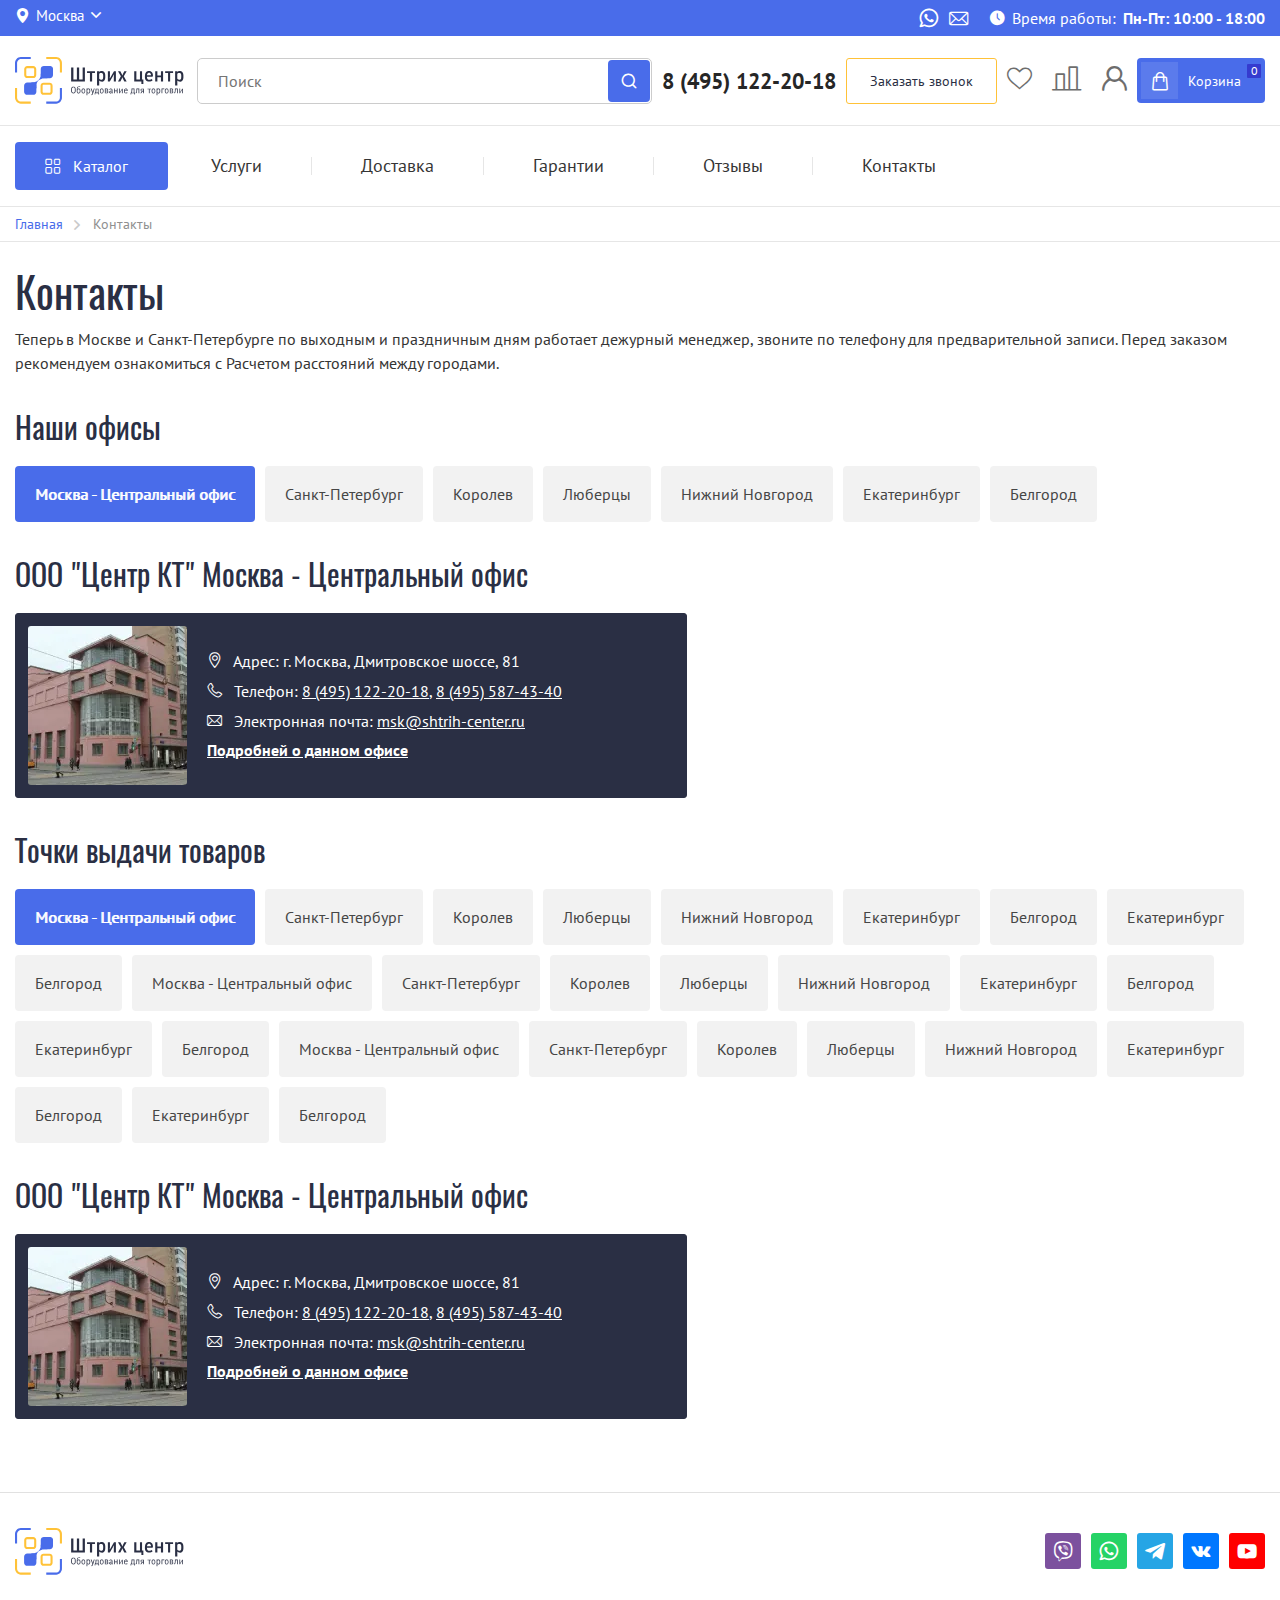
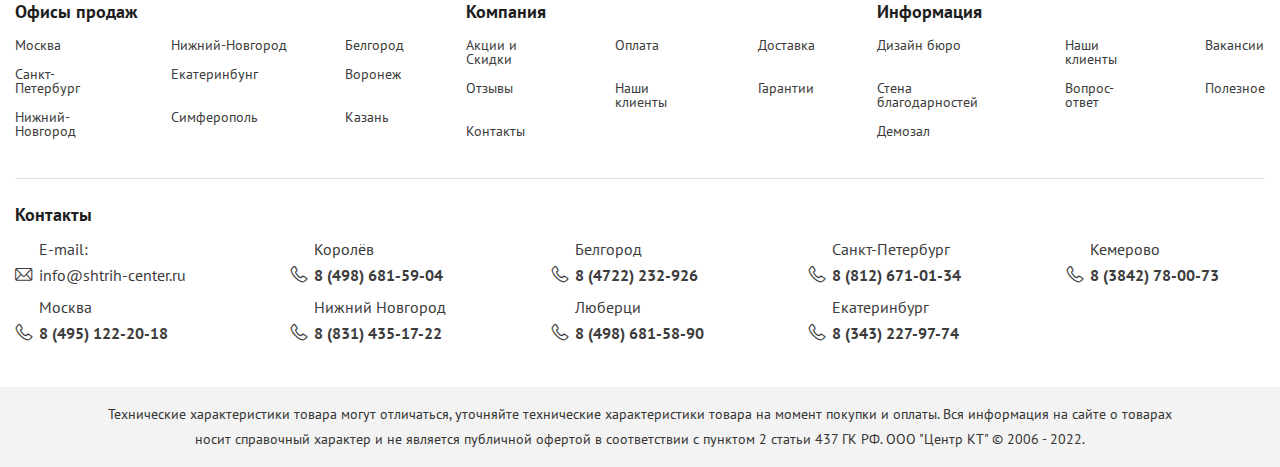
<file: contacts.html>
<!DOCTYPE html>
<html lang="ru">

<head>
	<title>Контакты</title>
	<meta charset="UTF-8">
	<meta name="format-detection" content="telephone=no">
	<link rel="stylesheet" href="css/style.min.css?_v=20230524112751">
	<meta name="viewport" content="width=device-width, initial-scale=1.0">
</head>

<body>
	<div class="wrapper">
		<header class="header" data-scroll="350">
			<div class="header__mobile">
				<a href="index.html" class="header__mobile-logo">
					<img src="img/logo.svg" alt="logo">
				</a>
				<div class="header__mobile-buttons-wrapper">
					<div class="header__mobile-search-block">
						<button class="header__mobile-search-btn _icon-search"></button>
					</div>
					<a href="tel:84951222018" class="header__mobile-phone-btn _icon-phone-full"></a>
					<div class="header__menu menu">
						<button type="button" class="menu__icon icon-menu"><span></span></button>
						<nav class="menu__body">
							<div class="menu__city-wrapper">
								<a href="tel:84951222018" class="header__mobile-phone-btn _icon-phone-full"></a>
							</div>
							<p class="menu__contact-time _icon-clock">
								Время работы: <br> Пн-Пт: 10:00 - 18:00
							</p>
							<nav class="menu__nav">
								<ul>
									<li>
										<a href="#" class="menu__catalog-title _icon-arrow">Каталог</a>
									</li>
									<li><a href="#" class="_icon-arrow">Услуги</a></li>
									<li><a href="#" class="_icon-arrow">Доставка</a></li>
									<li><a href="#" class="_icon-arrow">Гарантии</a></li>
									<li><a href="#" class="_icon-arrow">Отзывы</a></li>
									<li><a href="#" class="_icon-arrow">Контакты</a></li>
								</ul>
							</nav>
							<div class="header__contacts-links">
								<a href="#" class="header__contact-link _icon-whatsapp"></a>
								<a href="mailto:#" class="header__contact-link _icon-mail"></a>
							</div>
						</nav>
					</div>
				</div>
			</div>
			<div class="header__top">
				<div class="header__container">
					<div class="header__city" data-da=".menu__city-wrapper, 600, 0">
						<butotn class="header__city-title _icon-arrow">
							<span class="_icon-location-full">Москва</span>
						</butotn>
						<div class="header__city-wrapper" hidden>
							<p class="header__city-wrapper-title">
								Ваш город: <span>Москва</span>
							</p>
							<div class="header__city-list">
								<p class="header__city-list-title">
									Неправильно определили? Выберите из списка:
								</p>
								<ul class="header__city-ul">
									<li><a href="#">Калининград</a></li>
									<li><a href="#">Белгород</a></li>
									<li><a href="#">Самара</a></li>
									<li><a href="#">Курган</a></li>
									<li><a href="#">Краснодар</a></li>
									<li><a href="#">Волгоград</a></li>
									<li><a href="#">Красноярск</a></li>
									<li><a href="#">Тюмень</a></li>
									<li><a href="#">Севастополь</a></li>
								</ul>
							</div>
							<form action="#" class="header__city-form">
								<p class="header__city-form-title">
									Или укажите в строке ниже:
								</p>
								<div class="header__city-input-wrapper">
									<input autocomplete="off" type="text" name="city" data-required data-error="" class="header__city-input input">
									<input type="submit" value="Выбрать" class="header__city-btn blue-btn">
								</div>
							</form>
						</div>
					</div>
					<div class="header__contacts">
						<a href="#" data-popup="#callback" class="header__order-call--top">Заказать звонок</a>

						<div class="header__contacts-links">
							<a href="tel:84951222018" class="header__contact-link _icon-phone"></a>
							<a href="#" class="header__contact-link _icon-whatsapp"></a>
							<a href="mailto:#" class="header__contact-link _icon-mail"></a>
						</div>
						<p class="header__contact-time _icon-clock">
							Время работы: <span>Пн-Пт: 10:00 - 18:00</span>
						</p>
					</div>
				</div>
			</div>
			<div class="header__middle" data-lp>
				<div class="header__container">
					<a href="index.html" class="header__logo">
						<img src="img/logo.svg" alt="logo">
					</a>
					<div class="header__bottom-wrapper">
						<div class="header__catalog catalog catalog--middle">
							<button class="catalog__btn catalog__btn--middle blue-btn _icon-squares">Каталог</button>
							<div class="catalog__wrapper" hidden>
								<div class="catalog__main">
									<div data-tabs class="catalog__tabs-main">
										<nav data-tabs-titles class="catalog__navigation catalog__navigation-main">
											<button type="submit" class="catalog__title _tab-active">
												<div class="catalog__img-wrapper">
													<picture><source srcset="img/mini-icons/1.webp" type="image/webp"><img src="img/mini-icons/1.png" alt="Image"></picture>
												</div>
												<span class="_icon-arrow">Оборудование штрих-кодирования</span>
											</button>
											<button type="submit" class="catalog__title">
												<div class="catalog__img-wrapper">
													<picture><source srcset="img/mini-icons/2.webp" type="image/webp"><img src="img/mini-icons/2.png" alt="Image"></picture>
												</div>
												<span class="_icon-arrow">Банковское оборудование</span>
											</button>
											<button type="submit" class="catalog__title">
												<div class="catalog__img-wrapper">
													<picture><source srcset="img/mini-icons/3.webp" type="image/webp"><img src="img/mini-icons/3.png" alt="Image"></picture>
												</div>
												<span class="_icon-arrow">Электронное торговое оборудование</span>
											</button>
											<button type="submit" class="catalog__title">
												<div class="catalog__img-wrapper">
													<picture><source srcset="img/mini-icons/4.webp" type="image/webp"><img src="img/mini-icons/4.png" alt="Image"></picture>
												</div>
												<span class="_icon-arrow">Оборудование для торговли</span>
											</button>
										</nav>
										<div data-tabs-body class="catalog__content">
											<div class="catalog__body catalog__body--second">
												<div data-tabs class="catalog__tabs">
													<nav data-tabs-titles class="catalog__navigation catalog__navigation--second">
														<button type="submit" class="catalog__title _tab-active">
															<div class="catalog__img-wrapper">
																<picture><source srcset="img/mini-icons/5.webp" type="image/webp"><img src="img/mini-icons/5.png" alt="Image"></picture>
															</div>
															<span class="_icon-arrow">Ручные терминалы сбора данных (2032)</span>
														</button>
														<button type="submit" class="catalog__title">
															<div class="catalog__img-wrapper">
																<picture><source srcset="img/mini-icons/6.webp" type="image/webp"><img src="img/mini-icons/6.png" alt="Image"></picture>
															</div>
															<span class="_icon-arrow">Планшетные терминалы сбора данных (168)</span>
														</button>
														<button type="submit" class="catalog__title">
															<div class="catalog__img-wrapper">
																<picture><source srcset="img/mini-icons/7.webp" type="image/webp"><img src="img/mini-icons/7.png" alt="Image"></picture>
															</div>
															<span class="_icon-arrow">Терминалы сбора данных на транспорт (290)</span>
														</button>
														<button type="submit" class="catalog__title">
															<div class="catalog__img-wrapper">
																<picture><source srcset="img/mini-icons/8.webp" type="image/webp"><img src="img/mini-icons/8.png" alt="Image"></picture>
															</div>
															<span class="_icon-arrow">Научные терминалы сбора данных (110)</span>
														</button>
													</nav>
													<div data-tabs-body class="catalog__content">
														<div class="catalog__body">
															<ul class="catalog__ul">
																<li><a href="#" class="_icon-arrow">
																		Термопринтеры
																	</a></li>
																<li><a href="#" class="_icon-arrow">
																		Термотрансферные принтеры
																	</a></li>
																<li><a href="#" class="_icon-arrow">
																		Настольные принтеры
																	</a></li>
																<li><a href="#" class="_icon-arrow">
																		Коммерческие принтеры
																	</a></li>
																<li><a href="#" class="_icon-arrow">
																		Промышленные принтеры
																	</a></li>
																<li><a href="#" class="_icon-arrow">
																		Мобильные (портативные)принтеры
																	</a></li>
																<li><a href="#" class="_icon-arrow">
																		RFID принтеры
																	</a></li>
																<li><a href="#" class="_icon-arrow">
																		Специальные принтеры
																	</a></li>
															</ul>
														</div>
														<div class="catalog__body">
															<ul class="catalog__ul">
																<li><a href="#" class="_icon-arrow">
																		2 Термопринтеры
																	</a></li>
																<li><a href="#" class="_icon-arrow">
																		2 Термотрансферные принтеры
																	</a></li>
																<li><a href="#" class="_icon-arrow">
																		2 Настольные принтеры
																	</a></li>
																<li><a href="#" class="_icon-arrow">
																		2 Коммерческие принтеры
																	</a></li>
																<li><a href="#" class="_icon-arrow">
																		2 Промышленные принтеры
																	</a></li>
																<li><a href="#" class="_icon-arrow">
																		2 Мобильные (портативные)принтеры
																	</a></li>
																<li><a href="#" class="_icon-arrow">
																		2 RFID принтеры
																	</a></li>
																<li><a href="#" class="_icon-arrow">
																		2 Специальные принтеры
																	</a></li>
															</ul>
														</div>
														<div class="catalog__body">
															<ul class="catalog__ul">
																<li><a href="#" class="_icon-arrow">
																		Термопринтеры
																	</a></li>
																<li><a href="#" class="_icon-arrow">
																		Термотрансферные принтеры
																	</a></li>
																<li><a href="#" class="_icon-arrow">
																		Настольные принтеры
																	</a></li>
																<li><a href="#" class="_icon-arrow">
																		Коммерческие принтеры
																	</a></li>
																<li><a href="#" class="_icon-arrow">
																		Промышленные принтеры
																	</a></li>
																<li><a href="#" class="_icon-arrow">
																		Мобильные (портативные)принтеры
																	</a></li>
																<li><a href="#" class="_icon-arrow">
																		RFID принтеры
																	</a></li>
																<li><a href="#" class="_icon-arrow">
																		Специальные принтеры
																	</a></li>
															</ul>
														</div>
														<div class="catalog__body">
															<ul class="catalog__ul">
																<li><a href="#" class="_icon-arrow">
																		Термопринтеры
																	</a></li>
																<li><a href="#" class="_icon-arrow">
																		Термотрансферные принтеры
																	</a></li>
																<li><a href="#" class="_icon-arrow">
																		Настольные принтеры
																	</a></li>
																<li><a href="#" class="_icon-arrow">
																		Коммерческие принтеры
																	</a></li>
																<li><a href="#" class="_icon-arrow">
																		Промышленные принтеры
																	</a></li>
																<li><a href="#" class="_icon-arrow">
																		Мобильные (портативные)принтеры
																	</a></li>
																<li><a href="#" class="_icon-arrow">
																		RFID принтеры
																	</a></li>
																<li><a href="#" class="_icon-arrow">
																		Специальные принтеры
																	</a></li>
															</ul>
														</div>
													</div>
												</div>
											</div>
											<div class="catalog__body catalog__body--second">
												<div data-tabs class="catalog__tabs">
													<nav data-tabs-titles class="catalog__navigation catalog__navigation--second">
														<button type="submit" class="catalog__title _tab-active">
															<div class="catalog__img-wrapper">
																<picture><source srcset="img/mini-icons/5.webp" type="image/webp"><img src="img/mini-icons/5.png" alt="Image"></picture>
															</div>
															<span class="_icon-arrow">Ручные терминалы сбора данных (2032)</span>
														</button>
														<button type="submit" class="catalog__title">
															<div class="catalog__img-wrapper">
																<picture><source srcset="img/mini-icons/6.webp" type="image/webp"><img src="img/mini-icons/6.png" alt="Image"></picture>
															</div>
															<span class="_icon-arrow">Планшетные терминалы сбора данных (168)</span>
														</button>
														<button type="submit" class="catalog__title">
															<div class="catalog__img-wrapper">
																<picture><source srcset="img/mini-icons/7.webp" type="image/webp"><img src="img/mini-icons/7.png" alt="Image"></picture>
															</div>
															<span class="_icon-arrow">Терминалы сбора данных на транспорт (290)</span>
														</button>
														<button type="submit" class="catalog__title">
															<div class="catalog__img-wrapper">
																<picture><source srcset="img/mini-icons/8.webp" type="image/webp"><img src="img/mini-icons/8.png" alt="Image"></picture>
															</div>
															<span class="_icon-arrow">Научные терминалы сбора данных (110)</span>
														</button>
													</nav>
													<div data-tabs-body class="catalog__content">
														<div class="catalog__body">
															<ul class="catalog__ul">
																<li><a href="#" class="_icon-arrow">
																		Термопринтеры
																	</a></li>
																<li><a href="#" class="_icon-arrow">
																		Термотрансферные принтеры
																	</a></li>
																<li><a href="#" class="_icon-arrow">
																		Настольные принтеры
																	</a></li>
																<li><a href="#" class="_icon-arrow">
																		Коммерческие принтеры
																	</a></li>
																<li><a href="#" class="_icon-arrow">
																		Промышленные принтеры
																	</a></li>
																<li><a href="#" class="_icon-arrow">
																		Мобильные (портативные)принтеры
																	</a></li>
																<li><a href="#" class="_icon-arrow">
																		RFID принтеры
																	</a></li>
																<li><a href="#" class="_icon-arrow">
																		Специальные принтеры
																	</a></li>
															</ul>
														</div>
														<div class="catalog__body">
															<ul class="catalog__ul">
																<li><a href="#" class="_icon-arrow">
																		2 Термопринтеры
																	</a></li>
																<li><a href="#" class="_icon-arrow">
																		2 Термотрансферные принтеры
																	</a></li>
																<li><a href="#" class="_icon-arrow">
																		2 Настольные принтеры
																	</a></li>
																<li><a href="#" class="_icon-arrow">
																		2 Коммерческие принтеры
																	</a></li>
																<li><a href="#" class="_icon-arrow">
																		2 Промышленные принтеры
																	</a></li>
																<li><a href="#" class="_icon-arrow">
																		2 Мобильные (портативные)принтеры
																	</a></li>
																<li><a href="#" class="_icon-arrow">
																		2 RFID принтеры
																	</a></li>
																<li><a href="#" class="_icon-arrow">
																		2 Специальные принтеры
																	</a></li>
															</ul>
														</div>
														<div class="catalog__body">
															<ul class="catalog__ul">
																<li><a href="#" class="_icon-arrow">
																		Термопринтеры
																	</a></li>
																<li><a href="#" class="_icon-arrow">
																		Термотрансферные принтеры
																	</a></li>
																<li><a href="#" class="_icon-arrow">
																		Настольные принтеры
																	</a></li>
																<li><a href="#" class="_icon-arrow">
																		Коммерческие принтеры
																	</a></li>
																<li><a href="#" class="_icon-arrow">
																		Промышленные принтеры
																	</a></li>
																<li><a href="#" class="_icon-arrow">
																		Мобильные (портативные)принтеры
																	</a></li>
																<li><a href="#" class="_icon-arrow">
																		RFID принтеры
																	</a></li>
																<li><a href="#" class="_icon-arrow">
																		Специальные принтеры
																	</a></li>
															</ul>
														</div>
														<div class="catalog__body">
															<ul class="catalog__ul">
																<li><a href="#" class="_icon-arrow">
																		Термопринтеры
																	</a></li>
																<li><a href="#" class="_icon-arrow">
																		Термотрансферные принтеры
																	</a></li>
																<li><a href="#" class="_icon-arrow">
																		Настольные принтеры
																	</a></li>
																<li><a href="#" class="_icon-arrow">
																		Коммерческие принтеры
																	</a></li>
																<li><a href="#" class="_icon-arrow">
																		Промышленные принтеры
																	</a></li>
																<li><a href="#" class="_icon-arrow">
																		Мобильные (портативные)принтеры
																	</a></li>
																<li><a href="#" class="_icon-arrow">
																		RFID принтеры
																	</a></li>
																<li><a href="#" class="_icon-arrow">
																		Специальные принтеры
																	</a></li>
															</ul>
														</div>
													</div>
												</div>
											</div>
											<div class="catalog__body catalog__body--second">
												<div data-tabs class="catalog__tabs">
													<nav data-tabs-titles class="catalog__navigation catalog__navigation--second">
														<button type="submit" class="catalog__title _tab-active">
															<div class="catalog__img-wrapper">
																<picture><source srcset="img/mini-icons/5.webp" type="image/webp"><img src="img/mini-icons/5.png" alt="Image"></picture>
															</div>
															<span class="_icon-arrow">Ручные терминалы сбора данных (2032)</span>
														</button>
														<button type="submit" class="catalog__title">
															<div class="catalog__img-wrapper">
																<picture><source srcset="img/mini-icons/6.webp" type="image/webp"><img src="img/mini-icons/6.png" alt="Image"></picture>
															</div>
															<span class="_icon-arrow">Планшетные терминалы сбора данных (168)</span>
														</button>
														<button type="submit" class="catalog__title">
															<div class="catalog__img-wrapper">
																<picture><source srcset="img/mini-icons/7.webp" type="image/webp"><img src="img/mini-icons/7.png" alt="Image"></picture>
															</div>
															<span class="_icon-arrow">Терминалы сбора данных на транспорт (290)</span>
														</button>
														<button type="submit" class="catalog__title">
															<div class="catalog__img-wrapper">
																<picture><source srcset="img/mini-icons/8.webp" type="image/webp"><img src="img/mini-icons/8.png" alt="Image"></picture>
															</div>
															<span class="_icon-arrow">Научные терминалы сбора данных (110)</span>
														</button>
													</nav>
													<div data-tabs-body class="catalog__content">
														<div class="catalog__body">
															<ul class="catalog__ul">
																<li><a href="#" class="_icon-arrow">
																		Термопринтеры
																	</a></li>
																<li><a href="#" class="_icon-arrow">
																		Термотрансферные принтеры
																	</a></li>
																<li><a href="#" class="_icon-arrow">
																		Настольные принтеры
																	</a></li>
																<li><a href="#" class="_icon-arrow">
																		Коммерческие принтеры
																	</a></li>
																<li><a href="#" class="_icon-arrow">
																		Промышленные принтеры
																	</a></li>
																<li><a href="#" class="_icon-arrow">
																		Мобильные (портативные)принтеры
																	</a></li>
																<li><a href="#" class="_icon-arrow">
																		RFID принтеры
																	</a></li>
																<li><a href="#" class="_icon-arrow">
																		Специальные принтеры
																	</a></li>
															</ul>
														</div>
														<div class="catalog__body">
															<ul class="catalog__ul">
																<li><a href="#" class="_icon-arrow">
																		2 Термопринтеры
																	</a></li>
																<li><a href="#" class="_icon-arrow">
																		2 Термотрансферные принтеры
																	</a></li>
																<li><a href="#" class="_icon-arrow">
																		2 Настольные принтеры
																	</a></li>
																<li><a href="#" class="_icon-arrow">
																		2 Коммерческие принтеры
																	</a></li>
																<li><a href="#" class="_icon-arrow">
																		2 Промышленные принтеры
																	</a></li>
																<li><a href="#" class="_icon-arrow">
																		2 Мобильные (портативные)принтеры
																	</a></li>
																<li><a href="#" class="_icon-arrow">
																		2 RFID принтеры
																	</a></li>
																<li><a href="#" class="_icon-arrow">
																		2 Специальные принтеры
																	</a></li>
															</ul>
														</div>
														<div class="catalog__body">
															<ul class="catalog__ul">
																<li><a href="#" class="_icon-arrow">
																		Термопринтеры
																	</a></li>
																<li><a href="#" class="_icon-arrow">
																		Термотрансферные принтеры
																	</a></li>
																<li><a href="#" class="_icon-arrow">
																		Настольные принтеры
																	</a></li>
																<li><a href="#" class="_icon-arrow">
																		Коммерческие принтеры
																	</a></li>
																<li><a href="#" class="_icon-arrow">
																		Промышленные принтеры
																	</a></li>
																<li><a href="#" class="_icon-arrow">
																		Мобильные (портативные)принтеры
																	</a></li>
																<li><a href="#" class="_icon-arrow">
																		RFID принтеры
																	</a></li>
																<li><a href="#" class="_icon-arrow">
																		Специальные принтеры
																	</a></li>
															</ul>
														</div>
														<div class="catalog__body">
															<ul class="catalog__ul">
																<li><a href="#" class="_icon-arrow">
																		Термопринтеры
																	</a></li>
																<li><a href="#" class="_icon-arrow">
																		Термотрансферные принтеры
																	</a></li>
																<li><a href="#" class="_icon-arrow">
																		Настольные принтеры
																	</a></li>
																<li><a href="#" class="_icon-arrow">
																		Коммерческие принтеры
																	</a></li>
																<li><a href="#" class="_icon-arrow">
																		Промышленные принтеры
																	</a></li>
																<li><a href="#" class="_icon-arrow">
																		Мобильные (портативные)принтеры
																	</a></li>
																<li><a href="#" class="_icon-arrow">
																		RFID принтеры
																	</a></li>
																<li><a href="#" class="_icon-arrow">
																		Специальные принтеры
																	</a></li>
															</ul>
														</div>
													</div>
												</div>
											</div>
											<div class="catalog__body catalog__body--second">
												<div data-tabs class="catalog__tabs">
													<nav data-tabs-titles class="catalog__navigation catalog__navigation--second">
														<button type="submit" class="catalog__title _tab-active">
															<div class="catalog__img-wrapper">
																<picture><source srcset="img/mini-icons/5.webp" type="image/webp"><img src="img/mini-icons/5.png" alt="Image"></picture>
															</div>
															<span class="_icon-arrow">Ручные терминалы сбора данных (2032)</span>
														</button>
														<button type="submit" class="catalog__title">
															<div class="catalog__img-wrapper">
																<picture><source srcset="img/mini-icons/6.webp" type="image/webp"><img src="img/mini-icons/6.png" alt="Image"></picture>
															</div>
															<span class="_icon-arrow">Планшетные терминалы сбора данных (168)</span>
														</button>
														<button type="submit" class="catalog__title">
															<div class="catalog__img-wrapper">
																<picture><source srcset="img/mini-icons/7.webp" type="image/webp"><img src="img/mini-icons/7.png" alt="Image"></picture>
															</div>
															<span class="_icon-arrow">Терминалы сбора данных на транспорт (290)</span>
														</button>
														<button type="submit" class="catalog__title">
															<div class="catalog__img-wrapper">
																<picture><source srcset="img/mini-icons/8.webp" type="image/webp"><img src="img/mini-icons/8.png" alt="Image"></picture>
															</div>
															<span class="_icon-arrow">Научные терминалы сбора данных (110)</span>
														</button>
													</nav>
													<div data-tabs-body class="catalog__content">
														<div class="catalog__body">
															<ul class="catalog__ul">
																<li><a href="#" class="_icon-arrow">
																		Термопринтеры
																	</a></li>
																<li><a href="#" class="_icon-arrow">
																		Термотрансферные принтеры
																	</a></li>
																<li><a href="#" class="_icon-arrow">
																		Настольные принтеры
																	</a></li>
																<li><a href="#" class="_icon-arrow">
																		Коммерческие принтеры
																	</a></li>
																<li><a href="#" class="_icon-arrow">
																		Промышленные принтеры
																	</a></li>
																<li><a href="#" class="_icon-arrow">
																		Мобильные (портативные)принтеры
																	</a></li>
																<li><a href="#" class="_icon-arrow">
																		RFID принтеры
																	</a></li>
																<li><a href="#" class="_icon-arrow">
																		Специальные принтеры
																	</a></li>
															</ul>
														</div>
														<div class="catalog__body">
															<ul class="catalog__ul">
																<li><a href="#" class="_icon-arrow">
																		2 Термопринтеры
																	</a></li>
																<li><a href="#" class="_icon-arrow">
																		2 Термотрансферные принтеры
																	</a></li>
																<li><a href="#" class="_icon-arrow">
																		2 Настольные принтеры
																	</a></li>
																<li><a href="#" class="_icon-arrow">
																		2 Коммерческие принтеры
																	</a></li>
																<li><a href="#" class="_icon-arrow">
																		2 Промышленные принтеры
																	</a></li>
																<li><a href="#" class="_icon-arrow">
																		2 Мобильные (портативные)принтеры
																	</a></li>
																<li><a href="#" class="_icon-arrow">
																		2 RFID принтеры
																	</a></li>
																<li><a href="#" class="_icon-arrow">
																		2 Специальные принтеры
																	</a></li>
															</ul>
														</div>
														<div class="catalog__body">
															<ul class="catalog__ul">
																<li><a href="#" class="_icon-arrow">
																		Термопринтеры
																	</a></li>
																<li><a href="#" class="_icon-arrow">
																		Термотрансферные принтеры
																	</a></li>
																<li><a href="#" class="_icon-arrow">
																		Настольные принтеры
																	</a></li>
																<li><a href="#" class="_icon-arrow">
																		Коммерческие принтеры
																	</a></li>
																<li><a href="#" class="_icon-arrow">
																		Промышленные принтеры
																	</a></li>
																<li><a href="#" class="_icon-arrow">
																		Мобильные (портативные)принтеры
																	</a></li>
																<li><a href="#" class="_icon-arrow">
																		RFID принтеры
																	</a></li>
																<li><a href="#" class="_icon-arrow">
																		Специальные принтеры
																	</a></li>
															</ul>
														</div>
														<div class="catalog__body">
															<ul class="catalog__ul">
																<li><a href="#" class="_icon-arrow">
																		Термопринтеры
																	</a></li>
																<li><a href="#" class="_icon-arrow">
																		Термотрансферные принтеры
																	</a></li>
																<li><a href="#" class="_icon-arrow">
																		Настольные принтеры
																	</a></li>
																<li><a href="#" class="_icon-arrow">
																		Коммерческие принтеры
																	</a></li>
																<li><a href="#" class="_icon-arrow">
																		Промышленные принтеры
																	</a></li>
																<li><a href="#" class="_icon-arrow">
																		Мобильные (портативные)принтеры
																	</a></li>
																<li><a href="#" class="_icon-arrow">
																		RFID принтеры
																	</a></li>
																<li><a href="#" class="_icon-arrow">
																		Специальные принтеры
																	</a></li>
															</ul>
														</div>
													</div>
												</div>
											</div>
										</div>
									</div>
									<div class="catalog__recomended">
										<p class="catalog__rec-title">
											Рекомендуем
										</p>
										<div class="catalog__rec-card">
											<a href="#" class="catalog__rec-img">
												<picture><source srcset="img/items/1.webp" type="image/webp"><img src="img/items/1.png" alt="Апликатор этикеток"></picture>
											</a>
											<a href="" class="catalog__rec-card-title">
												Аппликатор этикеток TOWA <br> AP65-30/60/100
											</a>
											<p class="catalog__rec-price">
												6 200 руб
											</p>
										</div>
									</div>
								</div>
							</div>
						</div>
						<nav class="header__nav">
							<ul class="header__nav-ul">
								<li><a href="#">
										Услуги
									</a></li>
								<li><a href="#">
										Доставка
									</a></li>
								<li><a href="#">
										Гарантии
									</a></li>
								<li><a href="#">
										Отзывы
									</a></li>
								<li><a href="#">
										Контакты
									</a></li>
							</ul>
						</nav>
					</div>
					<div class="header__search-wrapper" data-da=".header__mobile-search-block, 600, first">
						<form action="#" class="header__search">
							<div class="header__search-input-wrapper">
								<input autocomplete="off" type="text" name="search" data-required data-error placeholder="Поиск" class="header__search-input input">
								<button class="header__search-btn _icon-search"></button>
							</div>
							<button type="button" class="header__search-cancel-btn">Отмена</button>
						</form>
						<div class="header__search-slide-block" hidden>
							<ul class="header__search-list">
								<li><a href="#">
										принтер
									</a></li>
								<li><a href="#">
										принтер цветной
									</a></li>
								<li><a href="#">
										принтер лазерный
									</a></li>
								<li><a href="#">
										принтер лазерный цветной
									</a></li>
								<li><a href="#">
										принтер этикеток
									</a></li>
							</ul>
							<ul class="header__search-items-list">
								<li>
									<a href="#">
										<div class="header__search-img">
											<picture><source srcset="img/mini-icons/9.webp" type="image/webp"><img src="img/mini-icons/9.png" alt="Image"></picture>
										</div>
										<p>
											<span class="header__search-item-title">Принтеры и МФУ</span>
										</p>
									</a>
								</li>
								<li>
									<a href="#">
										<div class="header__search-img">
											<picture><source srcset="img/mini-icons/10.webp" type="image/webp"><img src="img/mini-icons/10.png" alt="Image"></picture>
										</div>
										<p>
											<span class="header__search-item-title">Принтеры чеков, этикеток, штрих-кода</span>
										</p>
									</a>
								</li>
							</ul>
							<ul class="header__search-items-list">
								<li>
									<a href="#">
										<div class="header__search-img">
											<picture><source srcset="img/mini-icons/11.webp" type="image/webp"><img src="img/mini-icons/11.png" alt="Image"></picture>
										</div>
										<p>
											<span class="header__search-item-title">МФУ стрйное HP DeskJet 2320, цветн.,24</span>
											<span class="header__search-price">От 6 690₽</span>
										</p>
									</a>
								</li>
								<li>
									<a href="#">
										<div class="header__search-img">
											<picture><source srcset="img/mini-icons/12.webp" type="image/webp"><img src="img/mini-icons/12.png" alt="Image"></picture>
										</div>
										<p>
											<span class="header__search-item-title">Принтер лазерный Pantum P2516/P2518, ч/б, А4</span>
											<span class="header__search-price">От 7 259₽</span>
										</p>
									</a>
								</li>
								<li>
									<a href="#">
										<div class="header__search-img">
											<picture><source srcset="img/mini-icons/13.webp" type="image/webp"><img src="img/mini-icons/13.png" alt="Image"></picture>
										</div>
										<p>
											<span class="header__search-item-title">МФУ стрйное HP DeskJet 2320, цветн.,24</span>
											<span class="header__search-price">От 6 690₽</span>
										</p>
									</a>
								</li>
								<li>
									<a href="#">
										<div class="header__search-img">
											<picture><source srcset="img/mini-icons/14.webp" type="image/webp"><img src="img/mini-icons/14.png" alt="Image"></picture>
										</div>
										<p>
											<span class="header__search-item-title">Принтер лазерный Pantum P2516/P2518, ч/б, А4</span>
											<span class="header__search-price">От 7 259₽</span>
										</p>
									</a>
								</li>
							</ul>
						</div>
					</div>
					<a href="tel:84951222018" class="header__phone">8 (495) 122-20-18</a>
					<a href="#" data-popup="#callback" class="header__order-call orange-border-btn">Заказать звонок</a>
					<div class="header__user-links">
						<a href="#" class="header__user-link _icon-heart"></a>
						<a href="#" class="header__user-link _icon-graph"></a>
						<a href="#" class="header__user-link _icon-user"></a>
					</div>
					<a href="#" class="header__cart-block">
						<span class="header__cart-icon _icon-cart"></span>
						<span class="header__cart-text">Корзина</span>
						<span class="header__cart-count">0</span>
					</a>
				</div>
			</div>
			<div class="header__bottom">
				<div class="header__container">
					<div class="header__bottom-wrapper">
						<div class="header__catalog catalog catalog--bottom">
							<button class="catalog__btn catalog__btn--bottom blue-btn _icon-squares">Каталог</button>
							<div class="catalog__wrapper" hidden>
								<div class="catalog__main">
									<div data-tabs class="catalog__tabs-main">
										<nav data-tabs-titles class="catalog__navigation catalog__navigation-main">
											<button type="button" class="catalog__title _tab-active">
												<div class="catalog__img-wrapper">
													<picture><source srcset="img/mini-icons/1.webp" type="image/webp"><img src="img/mini-icons/1.png" alt="Image"></picture>
												</div>
												<span class="_icon-arrow">Оборудование штрих-кодирования</span>
											</button>
											<button type="button" class="catalog__title">
												<div class="catalog__img-wrapper">
													<picture><source srcset="img/mini-icons/2.webp" type="image/webp"><img src="img/mini-icons/2.png" alt="Image"></picture>
												</div>
												<span class="_icon-arrow">Банковское оборудование</span>
											</button>
											<button type="button" class="catalog__title">
												<div class="catalog__img-wrapper">
													<picture><source srcset="img/mini-icons/3.webp" type="image/webp"><img src="img/mini-icons/3.png" alt="Image"></picture>
												</div>
												<span class="_icon-arrow">Электронное торговое оборудование</span>
											</button>
											<button type="button" class="catalog__title">
												<div class="catalog__img-wrapper">
													<picture><source srcset="img/mini-icons/4.webp" type="image/webp"><img src="img/mini-icons/4.png" alt="Image"></picture>
												</div>
												<span class="_icon-arrow">Оборудование для торговли</span>
											</button>
										</nav>
										<div data-tabs-body class="catalog__content">
											<div class="catalog__body catalog__body--second">
												<div data-tabs class="catalog__tabs">
													<nav data-tabs-titles class="catalog__navigation catalog__navigation--second">
														<button type="button" class="catalog__title _tab-active">
															<div class="catalog__img-wrapper">
																<picture><source srcset="img/mini-icons/5.webp" type="image/webp"><img src="img/mini-icons/5.png" alt="Image"></picture>
															</div>
															<span class="_icon-arrow">Ручные терминалы сбора данных (2032)</span>
														</button>
														<button type="button" class="catalog__title">
															<div class="catalog__img-wrapper">
																<picture><source srcset="img/mini-icons/6.webp" type="image/webp"><img src="img/mini-icons/6.png" alt="Image"></picture>
															</div>
															<span class="_icon-arrow">Планшетные терминалы сбора данных (168)</span>
														</button>
														<button type="button" class="catalog__title">
															<div class="catalog__img-wrapper">
																<picture><source srcset="img/mini-icons/7.webp" type="image/webp"><img src="img/mini-icons/7.png" alt="Image"></picture>
															</div>
															<span class="_icon-arrow">Терминалы сбора данных на транспорт (290)</span>
														</button>
														<button type="button" class="catalog__title">
															<div class="catalog__img-wrapper">
																<picture><source srcset="img/mini-icons/8.webp" type="image/webp"><img src="img/mini-icons/8.png" alt="Image"></picture>
															</div>
															<span class="_icon-arrow">Научные терминалы сбора данных (110)</span>
														</button>
													</nav>
													<div data-tabs-body class="catalog__content">
														<div class="catalog__body">
															<ul class="catalog__ul">
																<li><a href="#" class="_icon-arrow">
																		Термопринтеры
																	</a></li>
																<li><a href="#" class="_icon-arrow">
																		Термотрансферные принтеры
																	</a></li>
																<li><a href="#" class="_icon-arrow">
																		Настольные принтеры
																	</a></li>
																<li><a href="#" class="_icon-arrow">
																		Коммерческие принтеры
																	</a></li>
																<li><a href="#" class="_icon-arrow">
																		Промышленные принтеры
																	</a></li>
																<li><a href="#" class="_icon-arrow">
																		Мобильные (портативные)принтеры
																	</a></li>
																<li><a href="#" class="_icon-arrow">
																		RFID принтеры
																	</a></li>
																<li><a href="#" class="_icon-arrow">
																		Специальные принтеры
																	</a></li>
															</ul>
														</div>
														<div class="catalog__body">
															<ul class="catalog__ul">
																<li><a href="#" class="_icon-arrow">
																		2 Термопринтеры
																	</a></li>
																<li><a href="#" class="_icon-arrow">
																		2 Термотрансферные принтеры
																	</a></li>
																<li><a href="#" class="_icon-arrow">
																		2 Настольные принтеры
																	</a></li>
																<li><a href="#" class="_icon-arrow">
																		2 Коммерческие принтеры
																	</a></li>
																<li><a href="#" class="_icon-arrow">
																		2 Промышленные принтеры
																	</a></li>
																<li><a href="#" class="_icon-arrow">
																		2 Мобильные (портативные)принтеры
																	</a></li>
																<li><a href="#" class="_icon-arrow">
																		2 RFID принтеры
																	</a></li>
																<li><a href="#" class="_icon-arrow">
																		2 Специальные принтеры
																	</a></li>
															</ul>
														</div>
														<div class="catalog__body">
															<ul class="catalog__ul">
																<li><a href="#" class="_icon-arrow">
																		Термопринтеры
																	</a></li>
																<li><a href="#" class="_icon-arrow">
																		Термотрансферные принтеры
																	</a></li>
																<li><a href="#" class="_icon-arrow">
																		Настольные принтеры
																	</a></li>
																<li><a href="#" class="_icon-arrow">
																		Коммерческие принтеры
																	</a></li>
																<li><a href="#" class="_icon-arrow">
																		Промышленные принтеры
																	</a></li>
																<li><a href="#" class="_icon-arrow">
																		Мобильные (портативные)принтеры
																	</a></li>
																<li><a href="#" class="_icon-arrow">
																		RFID принтеры
																	</a></li>
																<li><a href="#" class="_icon-arrow">
																		Специальные принтеры
																	</a></li>
															</ul>
														</div>
														<div class="catalog__body">
															<ul class="catalog__ul">
																<li><a href="#" class="_icon-arrow">
																		Термопринтеры
																	</a></li>
																<li><a href="#" class="_icon-arrow">
																		Термотрансферные принтеры
																	</a></li>
																<li><a href="#" class="_icon-arrow">
																		Настольные принтеры
																	</a></li>
																<li><a href="#" class="_icon-arrow">
																		Коммерческие принтеры
																	</a></li>
																<li><a href="#" class="_icon-arrow">
																		Промышленные принтеры
																	</a></li>
																<li><a href="#" class="_icon-arrow">
																		Мобильные (портативные)принтеры
																	</a></li>
																<li><a href="#" class="_icon-arrow">
																		RFID принтеры
																	</a></li>
																<li><a href="#" class="_icon-arrow">
																		Специальные принтеры
																	</a></li>
															</ul>
														</div>
													</div>
												</div>
											</div>
											<div class="catalog__body catalog__body--second">
												<div data-tabs class="catalog__tabs">
													<nav data-tabs-titles class="catalog__navigation catalog__navigation--second">
														<button type="button" class="catalog__title _tab-active">
															<div class="catalog__img-wrapper">
																<picture><source srcset="img/mini-icons/5.webp" type="image/webp"><img src="img/mini-icons/5.png" alt="Image"></picture>
															</div>
															<span class="_icon-arrow">Ручные терминалы сбора данных (2032)</span>
														</button>
														<button type="button" class="catalog__title">
															<div class="catalog__img-wrapper">
																<picture><source srcset="img/mini-icons/6.webp" type="image/webp"><img src="img/mini-icons/6.png" alt="Image"></picture>
															</div>
															<span class="_icon-arrow">Планшетные терминалы сбора данных (168)</span>
														</button>
														<button type="button" class="catalog__title">
															<div class="catalog__img-wrapper">
																<picture><source srcset="img/mini-icons/7.webp" type="image/webp"><img src="img/mini-icons/7.png" alt="Image"></picture>
															</div>
															<span class="_icon-arrow">Терминалы сбора данных на транспорт (290)</span>
														</button>
														<button type="button" class="catalog__title">
															<div class="catalog__img-wrapper">
																<picture><source srcset="img/mini-icons/8.webp" type="image/webp"><img src="img/mini-icons/8.png" alt="Image"></picture>
															</div>
															<span class="_icon-arrow">Научные терминалы сбора данных (110)</span>
														</button>
													</nav>
													<div data-tabs-body class="catalog__content">
														<div class="catalog__body">
															<ul class="catalog__ul">
																<li><a href="#" class="_icon-arrow">
																		Термопринтеры
																	</a></li>
																<li><a href="#" class="_icon-arrow">
																		Термотрансферные принтеры
																	</a></li>
																<li><a href="#" class="_icon-arrow">
																		Настольные принтеры
																	</a></li>
																<li><a href="#" class="_icon-arrow">
																		Коммерческие принтеры
																	</a></li>
																<li><a href="#" class="_icon-arrow">
																		Промышленные принтеры
																	</a></li>
																<li><a href="#" class="_icon-arrow">
																		Мобильные (портативные)принтеры
																	</a></li>
																<li><a href="#" class="_icon-arrow">
																		RFID принтеры
																	</a></li>
																<li><a href="#" class="_icon-arrow">
																		Специальные принтеры
																	</a></li>
															</ul>
														</div>
														<div class="catalog__body">
															<ul class="catalog__ul">
																<li><a href="#" class="_icon-arrow">
																		2 Термопринтеры
																	</a></li>
																<li><a href="#" class="_icon-arrow">
																		2 Термотрансферные принтеры
																	</a></li>
																<li><a href="#" class="_icon-arrow">
																		2 Настольные принтеры
																	</a></li>
																<li><a href="#" class="_icon-arrow">
																		2 Коммерческие принтеры
																	</a></li>
																<li><a href="#" class="_icon-arrow">
																		2 Промышленные принтеры
																	</a></li>
																<li><a href="#" class="_icon-arrow">
																		2 Мобильные (портативные)принтеры
																	</a></li>
																<li><a href="#" class="_icon-arrow">
																		2 RFID принтеры
																	</a></li>
																<li><a href="#" class="_icon-arrow">
																		2 Специальные принтеры
																	</a></li>
															</ul>
														</div>
														<div class="catalog__body">
															<ul class="catalog__ul">
																<li><a href="#" class="_icon-arrow">
																		Термопринтеры
																	</a></li>
																<li><a href="#" class="_icon-arrow">
																		Термотрансферные принтеры
																	</a></li>
																<li><a href="#" class="_icon-arrow">
																		Настольные принтеры
																	</a></li>
																<li><a href="#" class="_icon-arrow">
																		Коммерческие принтеры
																	</a></li>
																<li><a href="#" class="_icon-arrow">
																		Промышленные принтеры
																	</a></li>
																<li><a href="#" class="_icon-arrow">
																		Мобильные (портативные)принтеры
																	</a></li>
																<li><a href="#" class="_icon-arrow">
																		RFID принтеры
																	</a></li>
																<li><a href="#" class="_icon-arrow">
																		Специальные принтеры
																	</a></li>
															</ul>
														</div>
														<div class="catalog__body">
															<ul class="catalog__ul">
																<li><a href="#" class="_icon-arrow">
																		Термопринтеры
																	</a></li>
																<li><a href="#" class="_icon-arrow">
																		Термотрансферные принтеры
																	</a></li>
																<li><a href="#" class="_icon-arrow">
																		Настольные принтеры
																	</a></li>
																<li><a href="#" class="_icon-arrow">
																		Коммерческие принтеры
																	</a></li>
																<li><a href="#" class="_icon-arrow">
																		Промышленные принтеры
																	</a></li>
																<li><a href="#" class="_icon-arrow">
																		Мобильные (портативные)принтеры
																	</a></li>
																<li><a href="#" class="_icon-arrow">
																		RFID принтеры
																	</a></li>
																<li><a href="#" class="_icon-arrow">
																		Специальные принтеры
																	</a></li>
															</ul>
														</div>
													</div>
												</div>
											</div>
											<div class="catalog__body catalog__body--second">
												<div data-tabs class="catalog__tabs">
													<nav data-tabs-titles class="catalog__navigation catalog__navigation--second">
														<button type="submit" class="catalog__title _tab-active">
															<div class="catalog__img-wrapper">
																<picture><source srcset="img/mini-icons/5.webp" type="image/webp"><img src="img/mini-icons/5.png" alt="Image"></picture>
															</div>
															<span class="_icon-arrow">Ручные терминалы сбора данных (2032)</span>
														</button>
														<button type="submit" class="catalog__title">
															<div class="catalog__img-wrapper">
																<picture><source srcset="img/mini-icons/6.webp" type="image/webp"><img src="img/mini-icons/6.png" alt="Image"></picture>
															</div>
															<span class="_icon-arrow">Планшетные терминалы сбора данных (168)</span>
														</button>
														<button type="submit" class="catalog__title">
															<div class="catalog__img-wrapper">
																<picture><source srcset="img/mini-icons/7.webp" type="image/webp"><img src="img/mini-icons/7.png" alt="Image"></picture>
															</div>
															<span class="_icon-arrow">Терминалы сбора данных на транспорт (290)</span>
														</button>
														<button type="submit" class="catalog__title">
															<div class="catalog__img-wrapper">
																<picture><source srcset="img/mini-icons/8.webp" type="image/webp"><img src="img/mini-icons/8.png" alt="Image"></picture>
															</div>
															<span class="_icon-arrow">Научные терминалы сбора данных (110)</span>
														</button>
													</nav>
													<div data-tabs-body class="catalog__content">
														<div class="catalog__body">
															<ul class="catalog__ul">
																<li><a href="#" class="_icon-arrow">
																		Термопринтеры
																	</a></li>
																<li><a href="#" class="_icon-arrow">
																		Термотрансферные принтеры
																	</a></li>
																<li><a href="#" class="_icon-arrow">
																		Настольные принтеры
																	</a></li>
																<li><a href="#" class="_icon-arrow">
																		Коммерческие принтеры
																	</a></li>
																<li><a href="#" class="_icon-arrow">
																		Промышленные принтеры
																	</a></li>
																<li><a href="#" class="_icon-arrow">
																		Мобильные (портативные)принтеры
																	</a></li>
																<li><a href="#" class="_icon-arrow">
																		RFID принтеры
																	</a></li>
																<li><a href="#" class="_icon-arrow">
																		Специальные принтеры
																	</a></li>
															</ul>
														</div>
														<div class="catalog__body">
															<ul class="catalog__ul">
																<li><a href="#" class="_icon-arrow">
																		2 Термопринтеры
																	</a></li>
																<li><a href="#" class="_icon-arrow">
																		2 Термотрансферные принтеры
																	</a></li>
																<li><a href="#" class="_icon-arrow">
																		2 Настольные принтеры
																	</a></li>
																<li><a href="#" class="_icon-arrow">
																		2 Коммерческие принтеры
																	</a></li>
																<li><a href="#" class="_icon-arrow">
																		2 Промышленные принтеры
																	</a></li>
																<li><a href="#" class="_icon-arrow">
																		2 Мобильные (портативные)принтеры
																	</a></li>
																<li><a href="#" class="_icon-arrow">
																		2 RFID принтеры
																	</a></li>
																<li><a href="#" class="_icon-arrow">
																		2 Специальные принтеры
																	</a></li>
															</ul>
														</div>
														<div class="catalog__body">
															<ul class="catalog__ul">
																<li><a href="#" class="_icon-arrow">
																		Термопринтеры
																	</a></li>
																<li><a href="#" class="_icon-arrow">
																		Термотрансферные принтеры
																	</a></li>
																<li><a href="#" class="_icon-arrow">
																		Настольные принтеры
																	</a></li>
																<li><a href="#" class="_icon-arrow">
																		Коммерческие принтеры
																	</a></li>
																<li><a href="#" class="_icon-arrow">
																		Промышленные принтеры
																	</a></li>
																<li><a href="#" class="_icon-arrow">
																		Мобильные (портативные)принтеры
																	</a></li>
																<li><a href="#" class="_icon-arrow">
																		RFID принтеры
																	</a></li>
																<li><a href="#" class="_icon-arrow">
																		Специальные принтеры
																	</a></li>
															</ul>
														</div>
														<div class="catalog__body">
															<ul class="catalog__ul">
																<li><a href="#" class="_icon-arrow">
																		Термопринтеры
																	</a></li>
																<li><a href="#" class="_icon-arrow">
																		Термотрансферные принтеры
																	</a></li>
																<li><a href="#" class="_icon-arrow">
																		Настольные принтеры
																	</a></li>
																<li><a href="#" class="_icon-arrow">
																		Коммерческие принтеры
																	</a></li>
																<li><a href="#" class="_icon-arrow">
																		Промышленные принтеры
																	</a></li>
																<li><a href="#" class="_icon-arrow">
																		Мобильные (портативные)принтеры
																	</a></li>
																<li><a href="#" class="_icon-arrow">
																		RFID принтеры
																	</a></li>
																<li><a href="#" class="_icon-arrow">
																		Специальные принтеры
																	</a></li>
															</ul>
														</div>
													</div>
												</div>
											</div>
											<div class="catalog__body catalog__body--second">
												<div data-tabs class="catalog__tabs">
													<nav data-tabs-titles class="catalog__navigation catalog__navigation--second">
														<button type="submit" class="catalog__title _tab-active">
															<div class="catalog__img-wrapper">
																<picture><source srcset="img/mini-icons/5.webp" type="image/webp"><img src="img/mini-icons/5.png" alt="Image"></picture>
															</div>
															<span class="_icon-arrow">Ручные терминалы сбора данных (2032)</span>
														</button>
														<button type="submit" class="catalog__title">
															<div class="catalog__img-wrapper">
																<picture><source srcset="img/mini-icons/6.webp" type="image/webp"><img src="img/mini-icons/6.png" alt="Image"></picture>
															</div>
															<span class="_icon-arrow">Планшетные терминалы сбора данных (168)</span>
														</button>
														<button type="submit" class="catalog__title">
															<div class="catalog__img-wrapper">
																<picture><source srcset="img/mini-icons/7.webp" type="image/webp"><img src="img/mini-icons/7.png" alt="Image"></picture>
															</div>
															<span class="_icon-arrow">Терминалы сбора данных на транспорт (290)</span>
														</button>
														<button type="submit" class="catalog__title">
															<div class="catalog__img-wrapper">
																<picture><source srcset="img/mini-icons/8.webp" type="image/webp"><img src="img/mini-icons/8.png" alt="Image"></picture>
															</div>
															<span class="_icon-arrow">Научные терминалы сбора данных (110)</span>
														</button>
													</nav>
													<div data-tabs-body class="catalog__content">
														<div class="catalog__body">
															<ul class="catalog__ul">
																<li><a href="#" class="_icon-arrow">
																		Термопринтеры
																	</a></li>
																<li><a href="#" class="_icon-arrow">
																		Термотрансферные принтеры
																	</a></li>
																<li><a href="#" class="_icon-arrow">
																		Настольные принтеры
																	</a></li>
																<li><a href="#" class="_icon-arrow">
																		Коммерческие принтеры
																	</a></li>
																<li><a href="#" class="_icon-arrow">
																		Промышленные принтеры
																	</a></li>
																<li><a href="#" class="_icon-arrow">
																		Мобильные (портативные)принтеры
																	</a></li>
																<li><a href="#" class="_icon-arrow">
																		RFID принтеры
																	</a></li>
																<li><a href="#" class="_icon-arrow">
																		Специальные принтеры
																	</a></li>
															</ul>
														</div>
														<div class="catalog__body">
															<ul class="catalog__ul">
																<li><a href="#" class="_icon-arrow">
																		2 Термопринтеры
																	</a></li>
																<li><a href="#" class="_icon-arrow">
																		2 Термотрансферные принтеры
																	</a></li>
																<li><a href="#" class="_icon-arrow">
																		2 Настольные принтеры
																	</a></li>
																<li><a href="#" class="_icon-arrow">
																		2 Коммерческие принтеры
																	</a></li>
																<li><a href="#" class="_icon-arrow">
																		2 Промышленные принтеры
																	</a></li>
																<li><a href="#" class="_icon-arrow">
																		2 Мобильные (портативные)принтеры
																	</a></li>
																<li><a href="#" class="_icon-arrow">
																		2 RFID принтеры
																	</a></li>
																<li><a href="#" class="_icon-arrow">
																		2 Специальные принтеры
																	</a></li>
															</ul>
														</div>
														<div class="catalog__body">
															<ul class="catalog__ul">
																<li><a href="#" class="_icon-arrow">
																		Термопринтеры
																	</a></li>
																<li><a href="#" class="_icon-arrow">
																		Термотрансферные принтеры
																	</a></li>
																<li><a href="#" class="_icon-arrow">
																		Настольные принтеры
																	</a></li>
																<li><a href="#" class="_icon-arrow">
																		Коммерческие принтеры
																	</a></li>
																<li><a href="#" class="_icon-arrow">
																		Промышленные принтеры
																	</a></li>
																<li><a href="#" class="_icon-arrow">
																		Мобильные (портативные)принтеры
																	</a></li>
																<li><a href="#" class="_icon-arrow">
																		RFID принтеры
																	</a></li>
																<li><a href="#" class="_icon-arrow">
																		Специальные принтеры
																	</a></li>
															</ul>
														</div>
														<div class="catalog__body">
															<ul class="catalog__ul">
																<li><a href="#" class="_icon-arrow">
																		Термопринтеры
																	</a></li>
																<li><a href="#" class="_icon-arrow">
																		Термотрансферные принтеры
																	</a></li>
																<li><a href="#" class="_icon-arrow">
																		Настольные принтеры
																	</a></li>
																<li><a href="#" class="_icon-arrow">
																		Коммерческие принтеры
																	</a></li>
																<li><a href="#" class="_icon-arrow">
																		Промышленные принтеры
																	</a></li>
																<li><a href="#" class="_icon-arrow">
																		Мобильные (портативные)принтеры
																	</a></li>
																<li><a href="#" class="_icon-arrow">
																		RFID принтеры
																	</a></li>
																<li><a href="#" class="_icon-arrow">
																		Специальные принтеры
																	</a></li>
															</ul>
														</div>
													</div>
												</div>
											</div>
										</div>
									</div>
									<div class="catalog__recomended">
										<p class="catalog__rec-title">
											Рекомендуем
										</p>
										<div class="catalog__rec-card">
											<a href="#" class="catalog__rec-img">
												<picture><source srcset="img/items/1.webp" type="image/webp"><img src="img/items/1.png" alt="Апликатор этикеток"></picture>
											</a>
											<a href="#" class="catalog__rec-card-title">
												Аппликатор этикеток TOWA <br> AP65-30/60/100
											</a>
											<p class="catalog__rec-price">
												6 200 руб
											</p>
										</div>
									</div>
								</div>
							</div>
						</div>
						<nav class="header__nav">
							<ul class="header__nav-ul">
								<li><a href="#">
										Услуги
									</a></li>
								<li><a href="#">
										Доставка
									</a></li>
								<li><a href="#">
										Гарантии
									</a></li>
								<li><a href="#">
										Отзывы
									</a></li>
								<li><a href="#">
										Контакты
									</a></li>
							</ul>
						</nav>
					</div>
				</div>
			</div>
		</header>

		<div class="mobile-menu">
			<div class="mobile-menu__wrapper">
				<a href="index.html" class="mobile-menu__block _icon-home">
					Главная
				</a>
				<div class="mobile-menu__block mobile-menu__block--catalog _icon-squares">
					Каталог
				</div>
				<a href="#" class="mobile-menu__block _icon-cart">
					Корзина
				</a>
				<a href="#" class="mobile-menu__block _icon-user">
					Профиль
				</a>
				<a href="#" class="mobile-menu__block _icon-heart">
					Избранное
				</a>
			</div>
			<div class="mobile-menu__catalog">
				<p class="mobile-menu__catalog-title">Каталог</p>
				<nav class="mobile-menu__catalog-main">
					<ul class="mobile-menu__catalog-ul">
						<li class="mobile-menu__catalog-item-title">
							<button class="mobile-menu__item-title-wrapper">
								<div class="mobile-menu__img-wrapper">
									<picture><source srcset="img/mini-icons/1.webp" type="image/webp"><img src="img/mini-icons/1.png" alt="Image"></picture>
								</div>
								<span class="_icon-arrow">Оборудование штрих-кодирования</span>
							</button>
							<div class="mobile-menu__subcatalog">
								<p class="mobile-menu__go-back _icon-arrow">Каталог</p>
								<p class="mobile-menu__subcatalog-title">
									Все товары в категории
								</p>
								<ul>
									<li class="mobile-menu__catalog-item-title">
										<button class="mobile-menu__item-title-wrapper">
											<div class="mobile-menu__img-wrapper">
												<picture><source srcset="img/mini-icons/5.webp" type="image/webp"><img src="img/mini-icons/5.png" alt="Image"></picture>
											</div>
											<span class="_icon-arrow">Ручные терминалы сбора данных (2032)</span>
										</button>
										<div class="mobile-menu__subcatalog">
											<p class="mobile-menu__go-back _icon-arrow">Каталог</p>
											<p class="mobile-menu__subcatalog-title">
												Все товары в категории
											</p>
											<ul>
												<li class="mobile-menu__catalog-item-title">
													<a href="#" class="mobile-menu__item-title-wrapper">
														<span class="_icon-arrow">Термопринтеры</span>
													</a>
												</li>
												<li class="mobile-menu__catalog-item-title">
													<a href="#" class="mobile-menu__item-title-wrapper">
														<span class="_icon-arrow">Термотрансферные принтеры</span>
													</a>
												</li>
												<li class="mobile-menu__catalog-item-title">
													<a href="#" class="mobile-menu__item-title-wrapper">
														<span class="_icon-arrow">Настольные принтеры</span>
													</a>
												</li>
												<li class="mobile-menu__catalog-item-title">
													<a href="#" class="mobile-menu__item-title-wrapper">
														<span class="_icon-arrow">Коммерческие принтеры</span>
													</a>
												</li>
												<li class="mobile-menu__catalog-item-title">
													<a href="#" class="mobile-menu__item-title-wrapper">
														<span class="_icon-arrow">Промышленные принтеры</span>
													</a>
												</li>
												<li class="mobile-menu__catalog-item-title">
													<a href="#" class="mobile-menu__item-title-wrapper">
														<span class="_icon-arrow">Мобильные (портативные)принтеры</span>
													</a>
												</li>
												<li class="mobile-menu__catalog-item-title">
													<a href="#" class="mobile-menu__item-title-wrapper">
														<span class="_icon-arrow">RFID принтеры</span>
													</a>
												</li>
												<li class="mobile-menu__catalog-item-title">
													<a href="#" class="mobile-menu__item-title-wrapper">
														<span class="_icon-arrow">Специальные принтеры</span>
													</a>
												</li>
											</ul>
										</div>
									</li>
									<li class="mobile-menu__catalog-item-title">
										<button class="mobile-menu__item-title-wrapper">
											<div class="mobile-menu__img-wrapper">
												<picture><source srcset="img/mini-icons/6.webp" type="image/webp"><img src="img/mini-icons/6.png" alt="Image"></picture>
											</div>
											<span class="_icon-arrow">Планшетные терминалы сбора данных (168)</span>
										</button>
									</li>
									<li class="mobile-menu__catalog-item-title">
										<button class="mobile-menu__item-title-wrapper">
											<div class="mobile-menu__img-wrapper">
												<picture><source srcset="img/mini-icons/7.webp" type="image/webp"><img src="img/mini-icons/7.png" alt="Image"></picture>
											</div>
											<span class="_icon-arrow">Терминалы сбора данных на транспорт (290)</span>
										</button>
									</li>
									<li class="mobile-menu__catalog-item-title">
										<button class="mobile-menu__item-title-wrapper">
											<div class="mobile-menu__img-wrapper">
												<picture><source srcset="img/mini-icons/8.webp" type="image/webp"><img src="img/mini-icons/8.png" alt="Image"></picture>
											</div>
											<span class="_icon-arrow">Научные терминалы сбора данных (110)</span>
										</button>
									</li>
								</ul>
							</div>
						</li>
						<li class="mobile-menu__catalog-item-title">
							<button class="mobile-menu__item-title-wrapper">
								<div class="mobile-menu__img-wrapper">
									<picture><source srcset="img/mini-icons/2.webp" type="image/webp"><img src="img/mini-icons/2.png" alt="Image"></picture>
								</div>
								<span class="_icon-arrow">Банковское оборудование</span>
							</button>
						</li>
						<li class="mobile-menu__catalog-item-title">
							<button class="mobile-menu__item-title-wrapper">
								<div class="mobile-menu__img-wrapper">
									<picture><source srcset="img/mini-icons/3.webp" type="image/webp"><img src="img/mini-icons/3.png" alt="Image"></picture>
								</div>
								<span class="_icon-arrow">Электронное торговое оборудование</span>
							</button>
						</li>
						<li class="mobile-menu__catalog-item-title">
							<button class="mobile-menu__item-title-wrapper">
								<div class="mobile-menu__img-wrapper">
									<picture><source srcset="img/mini-icons/4.webp" type="image/webp"><img src="img/mini-icons/4.png" alt="Image"></picture>
								</div>
								<span class="_icon-arrow">Оборудование для торговли</span>
							</button>
						</li>
					</ul>
				</nav>
			</div>
		</div>

		<a href="#" data-goto=".header" class="arrow-top _icon-arrow"></a>
		<main class="page">
			<div class="breadcrumbs">
				<div class="breadcrumbs__container">
					<ul>
						<li><a href="index.html">Главная</a></li>
						<li>Контакты</li>
					</ul>
				</div>
			</div>
			<div class="pgae__container">
				<section class="contacts">
					<h1 class="contacts__title title">
						Контакты
					</h1>
					<p class="contacts__text">
						Теперь в Москве и Санкт-Петербурге по выходным и праздничным дням работает дежурный менеджер, звоните
						по телефону для
						предварительной записи. Перед заказом рекомендуем ознакомиться с <a href="#">Расчетом расстояний между
							городами</a>.
					</p>
					<div class="contacts__block">
						<h2 class="contacts__subtitle">Наши офисы</h2>
						<div class="contacts__radio-btns blue-options">
							<label class="blue-options__label">
								<input class="blue-options__input" checked type="radio" value="1" name="option">
								<span class="blue-options__text">
									Москва - Центральный офис
								</span>
							</label>
							<label class="blue-options__label">
								<input class="blue-options__input" type="radio" value="2" name="option">
								<span class="blue-options__text">
									Санкт-Петербург
								</span>
							</label>
							<label class="blue-options__label">
								<input class="blue-options__input" type="radio" value="2" name="option">
								<span class="blue-options__text">
									Королев
								</span>
							</label>
							<label class="blue-options__label">
								<input class="blue-options__input" type="radio" value="2" name="option">
								<span class="blue-options__text">
									Люберцы
								</span>
							</label>
							<label class="blue-options__label">
								<input class="blue-options__input" type="radio" value="2" name="option">
								<span class="blue-options__text">
									Нижний Новгород
								</span>
							</label>
							<label class="blue-options__label">
								<input class="blue-options__input" type="radio" value="2" name="option">
								<span class="blue-options__text">
									Екатеринбург
								</span>
							</label>
							<label class="blue-options__label">
								<input class="blue-options__input" type="radio" value="2" name="option">
								<span class="blue-options__text">
									Белгород
								</span>
							</label>
						</div>
					</div>
					<div class="contacts__block">
						<h2 class="contacts__subtitle">ООО "Центр КТ" Москва - Центральный офис</h2>
						<div class="contacts__place">
							<div class="contacts__place-img">
								<picture><source srcset="img/office.webp" type="image/webp"><img src="img/office.png" alt="Office"></picture>
							</div>
							<div class="contacts__place-info">
								<p class="contacts__place-link _icon-location">
									Адрес: г. Москва, Дмитровское шоссе, 81
								</p>
								<p class="contacts__place-link _icon-phone">
									Телефон: <a href="tel:84951222018">8 (495) 122-20-18</a>, <a href="tel:84955874340">8 (495)
										587-43-40</a>
								</p>
								<p class="contacts__place-link _icon-mail">
									Электронная почта: <a href="mailto:msk@shtrih-center.ru">msk@shtrih-center.ru</a>
								</p>
								<a href="#" class="contacts__place-more">Подробней о данном офисе</a>
							</div>
						</div>
					</div>
					<div class="contacts__block">
						<h2 class="contacts__subtitle">Точки выдачи товаров</h2>
						<div class="contacts__radio-btns blue-options">
							<label class="blue-options__label">
								<input class="blue-options__input" checked type="radio" value="1" name="option2">
								<span class="blue-options__text">
									Москва - Центральный офис
								</span>
							</label>
							<label class="blue-options__label">
								<input class="blue-options__input" type="radio" value="2" name="option2">
								<span class="blue-options__text">
									Санкт-Петербург
								</span>
							</label>
							<label class="blue-options__label">
								<input class="blue-options__input" type="radio" value="2" name="option2">
								<span class="blue-options__text">
									Королев
								</span>
							</label>
							<label class="blue-options__label">
								<input class="blue-options__input" type="radio" value="2" name="option2">
								<span class="blue-options__text">
									Люберцы
								</span>
							</label>
							<label class="blue-options__label">
								<input class="blue-options__input" type="radio" value="2" name="option2">
								<span class="blue-options__text">
									Нижний Новгород
								</span>
							</label>
							<label class="blue-options__label">
								<input class="blue-options__input" type="radio" value="2" name="option2">
								<span class="blue-options__text">
									Екатеринбург
								</span>
							</label>
							<label class="blue-options__label">
								<input class="blue-options__input" type="radio" value="2" name="option2">
								<span class="blue-options__text">
									Белгород
								</span>
							</label>
							<label class="blue-options__label">
								<input class="blue-options__input" type="radio" value="2" name="option2">
								<span class="blue-options__text">
									Екатеринбург
								</span>
							</label>
							<label class="blue-options__label">
								<input class="blue-options__input" type="radio" value="2" name="option2">
								<span class="blue-options__text">
									Белгород
								</span>
							</label>
							<label class="blue-options__label">
								<input class="blue-options__input" type="radio" value="1" name="option2">
								<span class="blue-options__text">
									Москва - Центральный офис
								</span>
							</label>
							<label class="blue-options__label">
								<input class="blue-options__input" type="radio" value="2" name="option2">
								<span class="blue-options__text">
									Санкт-Петербург
								</span>
							</label>
							<label class="blue-options__label">
								<input class="blue-options__input" type="radio" value="2" name="option2">
								<span class="blue-options__text">
									Королев
								</span>
							</label>
							<label class="blue-options__label">
								<input class="blue-options__input" type="radio" value="2" name="option2">
								<span class="blue-options__text">
									Люберцы
								</span>
							</label>
							<label class="blue-options__label">
								<input class="blue-options__input" type="radio" value="2" name="option2">
								<span class="blue-options__text">
									Нижний Новгород
								</span>
							</label>
							<label class="blue-options__label">
								<input class="blue-options__input" type="radio" value="2" name="option2">
								<span class="blue-options__text">
									Екатеринбург
								</span>
							</label>
							<label class="blue-options__label">
								<input class="blue-options__input" type="radio" value="2" name="option2">
								<span class="blue-options__text">
									Белгород
								</span>
							</label>
							<label class="blue-options__label">
								<input class="blue-options__input" type="radio" value="2" name="option2">
								<span class="blue-options__text">
									Екатеринбург
								</span>
							</label>
							<label class="blue-options__label">
								<input class="blue-options__input" type="radio" value="2" name="option2">
								<span class="blue-options__text">
									Белгород
								</span>
							</label>
							<label class="blue-options__label">
								<input class="blue-options__input" type="radio" value="1" name="option2">
								<span class="blue-options__text">
									Москва - Центральный офис
								</span>
							</label>
							<label class="blue-options__label">
								<input class="blue-options__input" type="radio" value="2" name="option2">
								<span class="blue-options__text">
									Санкт-Петербург
								</span>
							</label>
							<label class="blue-options__label">
								<input class="blue-options__input" type="radio" value="2" name="option2">
								<span class="blue-options__text">
									Королев
								</span>
							</label>
							<label class="blue-options__label">
								<input class="blue-options__input" type="radio" value="2" name="option2">
								<span class="blue-options__text">
									Люберцы
								</span>
							</label>
							<label class="blue-options__label">
								<input class="blue-options__input" type="radio" value="2" name="option2">
								<span class="blue-options__text">
									Нижний Новгород
								</span>
							</label>
							<label class="blue-options__label">
								<input class="blue-options__input" type="radio" value="2" name="option2">
								<span class="blue-options__text">
									Екатеринбург
								</span>
							</label>
							<label class="blue-options__label">
								<input class="blue-options__input" type="radio" value="2" name="option2">
								<span class="blue-options__text">
									Белгород
								</span>
							</label>
							<label class="blue-options__label">
								<input class="blue-options__input" type="radio" value="2" name="option2">
								<span class="blue-options__text">
									Екатеринбург
								</span>
							</label>
							<label class="blue-options__label">
								<input class="blue-options__input" type="radio" value="2" name="option2">
								<span class="blue-options__text">
									Белгород
								</span>
							</label>
						</div>
					</div>
					<div class="contacts__block">
						<h2 class="contacts__subtitle">ООО "Центр КТ" Москва - Центральный офис</h2>
						<div class="contacts__place">
							<div class="contacts__place-img">
								<picture><source srcset="img/office.webp" type="image/webp"><img src="img/office.png" alt="Office"></picture>
							</div>
							<div class="contacts__place-info">
								<p class="contacts__place-link _icon-location">
									Адрес: г. Москва, Дмитровское шоссе, 81
								</p>
								<p class="contacts__place-link _icon-phone">
									Телефон: <a href="tel:84951222018">8 (495) 122-20-18</a>, <a href="tel:84955874340">8 (495)
										587-43-40</a>
								</p>
								<p class="contacts__place-link _icon-mail">
									Электронная почта: <a href="mailto:msk@shtrih-center.ru">msk@shtrih-center.ru</a>
								</p>
								<a href="#" class="contacts__place-more">Подробней о данном офисе</a>
							</div>
						</div>
					</div>
				</section>
			</div>
		</main>
		<footer class="footer">
			<div class="footer__container">
				<div class="footer__main">
					<div class="footer__main-top">
						<a href="index.html" class="footer__logo">
							<img src="img/logo.svg" alt="Logo">
						</a>
						<div class="footer__socials" data-da=".footer__bottom, 600, last">
							<a href="#" target="_blank" class="footer__social-btn _icon-viber"></a>
							<a href="#" target="_blank" class="footer__social-btn _icon-whatsapp"></a>
							<a href="#" target="_blank" class="footer__social-btn _icon-tg"></a>
							<a href="#" target="_blank" class="footer__social-btn _icon-vk"></a>
							<a href="#" target="_blank" class="footer__social-btn _icon-yt"></a>
						</div>
					</div>
					<div data-spollers="600" class="footer__main-bottom">
						<div class="footer__list">
							<button type="button" data-spoller class="footer__title">Офисы продаж</button>
							<ul class="footer__ul">
								<li><a href="#">Москва</a></li>
								<li><a href="#">Нижний-Новгород</a></li>
								<li><a href="#">Белгород</a></li>
								<li><a href="#">Санкт-Петербург</a></li>
								<li><a href="#">Екатеринбунг</a></li>
								<li><a href="#">Воронеж</a></li>
								<li><a href="#">Нижний-Новгород</a></li>
								<li><a href="#">Симферополь</a></li>
								<li><a href="#">Казань</a></li>
							</ul>
						</div>
						<div class="footer__list">
							<button type="button" data-spoller class="footer__title">Компания</button>
							<ul class="footer__ul">
								<li><a href="#">Акции и Скидки</a></li>
								<li><a href="#">Оплата</a></li>
								<li><a href="#">Доставка</a></li>
								<li><a href="#">Отзывы</a></li>
								<li><a href="#">Наши клиенты</a></li>
								<li><a href="#">Гарантии</a></li>
								<li><a href="#">Контакты</a></li>
							</ul>
						</div>
						<div class="footer__list">
							<button type="button" data-spoller class="footer__title">Информация</button>
							<ul class="footer__ul">
								<li><a href="#">Дизайн бюро</a></li>
								<li><a href="#">Наши клиенты</a></li>
								<li><a href="#">Вакансии</a></li>
								<li><a href="#">Стена благодарностей</a></li>
								<li><a href="#">Вопрос-ответ</a></li>
								<li><a href="#">Полезное</a></li>
								<li><a href="#">Демозал</a></li>
							</ul>
						</div>
					</div>
				</div>
				<div class="footer__bottom" data-spollers="600">
					<div class="footer__list">
						<button type="button" data-spoller class="footer__title">Контакты</button>
						<ul class="footer__ul footer__ul--bottom">
							<li>
								<a href="mailto:info@shtrih-center.ru " class="footer__tel-link">
									<span class="footer__tel-link-icon _icon-mail"></span>
									<p>
										<span class="footer__tel-title">
											E-mail:
										</span>
										<span class="footer__tel-email">
											info@shtrih-center.ru
										</span>
									</p>
								</a>
							</li>
							<li>
								<a href="tel:84986815904" class="footer__tel-link">
									<span class="footer__tel-link-icon _icon-phone"></span>
									<p>
										<span class="footer__tel-title">
											Королёв
										</span>
										<span class="footer__tel-phone">
											8 (498) 681-59-04
										</span>
									</p>
								</a>
							</li>
							<li>
								<a href="tel:84722232926" class="footer__tel-link">
									<span class="footer__tel-link-icon _icon-phone"></span>
									<p>
										<span class="footer__tel-title">
											Белгород
										</span>
										<span class="footer__tel-phone">
											8 (4722) 232-926
										</span>
									</p>
								</a>
							</li>
							<li>
								<a href="tel:88126710134" class="footer__tel-link">
									<span class="footer__tel-link-icon _icon-phone"></span>
									<p>
										<span class="footer__tel-title">
											Санкт-Петербург
										</span>
										<span class="footer__tel-phone">
											8 (812) 671-01-34
										</span>
									</p>
								</a>
							</li>
							<li>
								<a href="tel:83842780073" class="footer__tel-link">
									<span class="footer__tel-link-icon _icon-phone"></span>
									<p>
										<span class="footer__tel-title">
											Кемерово
										</span>
										<span class="footer__tel-phone">
											8 (3842) 78-00-73
										</span>
									</p>
								</a>
							</li>
							<li>
								<a href="tel:84951222018" class="footer__tel-link">
									<span class="footer__tel-link-icon _icon-phone"></span>
									<p>
										<span class="footer__tel-title">
											Москва
										</span>
										<span class="footer__tel-phone">
											8 (495) 122-20-18
										</span>
									</p>
								</a>
							</li>
							<li>
								<a href="tel:88314351722" class="footer__tel-link">
									<span class="footer__tel-link-icon _icon-phone"></span>
									<p>
										<span class="footer__tel-title">
											Нижний Новгород
										</span>
										<span class="footer__tel-phone">
											8 (831) 435-17-22
										</span>
									</p>
								</a>
							</li>
							<li>
								<a href="tel:84986815890" class="footer__tel-link">
									<span class="footer__tel-link-icon _icon-phone"></span>
									<p>
										<span class="footer__tel-title">
											Люберци
										</span>
										<span class="footer__tel-phone">
											8 (498) 681-58-90
										</span>
									</p>
								</a>
							</li>
							<li>
								<a href="tel:83432279774" class="footer__tel-link">
									<span class="footer__tel-link-icon _icon-phone"></span>
									<p>
										<span class="footer__tel-title">
											Екатеринбург
										</span>
										<span class="footer__tel-phone">
											8 (343) 227-97-74
										</span>
									</p>
								</a>
							</li>
						</ul>
					</div>
				</div>
			</div>
			<div class="footer__info">
				<div class="footer__container">
					<p>
						Технические характеристики товара могут отличаться, уточняйте технические характеристики товара на момент
						покупки и
						оплаты. Вся информация на сайте о товарах носит справочный характер и не является публичной офертой в
						соответствии с
						пунктом 2 статьи 437 ГК РФ. ООО "Центр КТ" © 2006 - 2022.
					</p>
				</div>
			</div>
		</footer>
	</div>
	<div id="callback" aria-hidden="true" class="popup">
		<div class="popup__wrapper">
			<div class="popup__content">
				<button data-close type="button" class="popup__close _icon-cross"></button>
				<div class="popup__text">
					<p class="popup__title">
						Заказать обратный звонок
					</p>
					<div class="popup__main">
						<div class="popup__left">
							<form action="#" class="popup__form">
								<label class="popup__label label label--icon _icon-user-full">
									<span>Ваше имя</span>
									<input autocomplete="off" type="text" name="name" data-error data-required data-validate placeholder="Иван Иванов" class="input input--placeholder popup__input">
								</label>
								<label class="popup__label label label--icon _icon-phone-full">
									<span>Телефон</span>
									<input autocomplete="off" type="text" name="name" data-error data-required data-validate placeholder="+7 (___)-___-__-__" class="input input--placeholder phone-input popup__input">
								</label>
								<div class="checkbox popup__checkbox">
									<label class="checkbox__label">
										<input data-error="" class="checkbox__input" data-required type="checkbox" value="1" name="form[]">
										<span class="checkbox__text">
											<span>
												Ознакомлен с <a href="#" target="_blank">политикой</a> и согласен
												на <a href="#" target="_blank">Обработку персональных данных</a>
											</span>
										</span>
									</label>
								</div>
								<button type="submit" class="popup__btn blue-btn">Отправить</button>
							</form>
						</div>
						<div class="popup__right">
							<picture><source srcset="img/popup-img.webp" type="image/webp"><img src="img/popup-img.png" alt="Image"></picture>
						</div>
					</div>
				</div>
			</div>
		</div>
	</div>
	<script src="js/app.min.js?_v=20230524112751"></script>
</body>

</html>
</file>
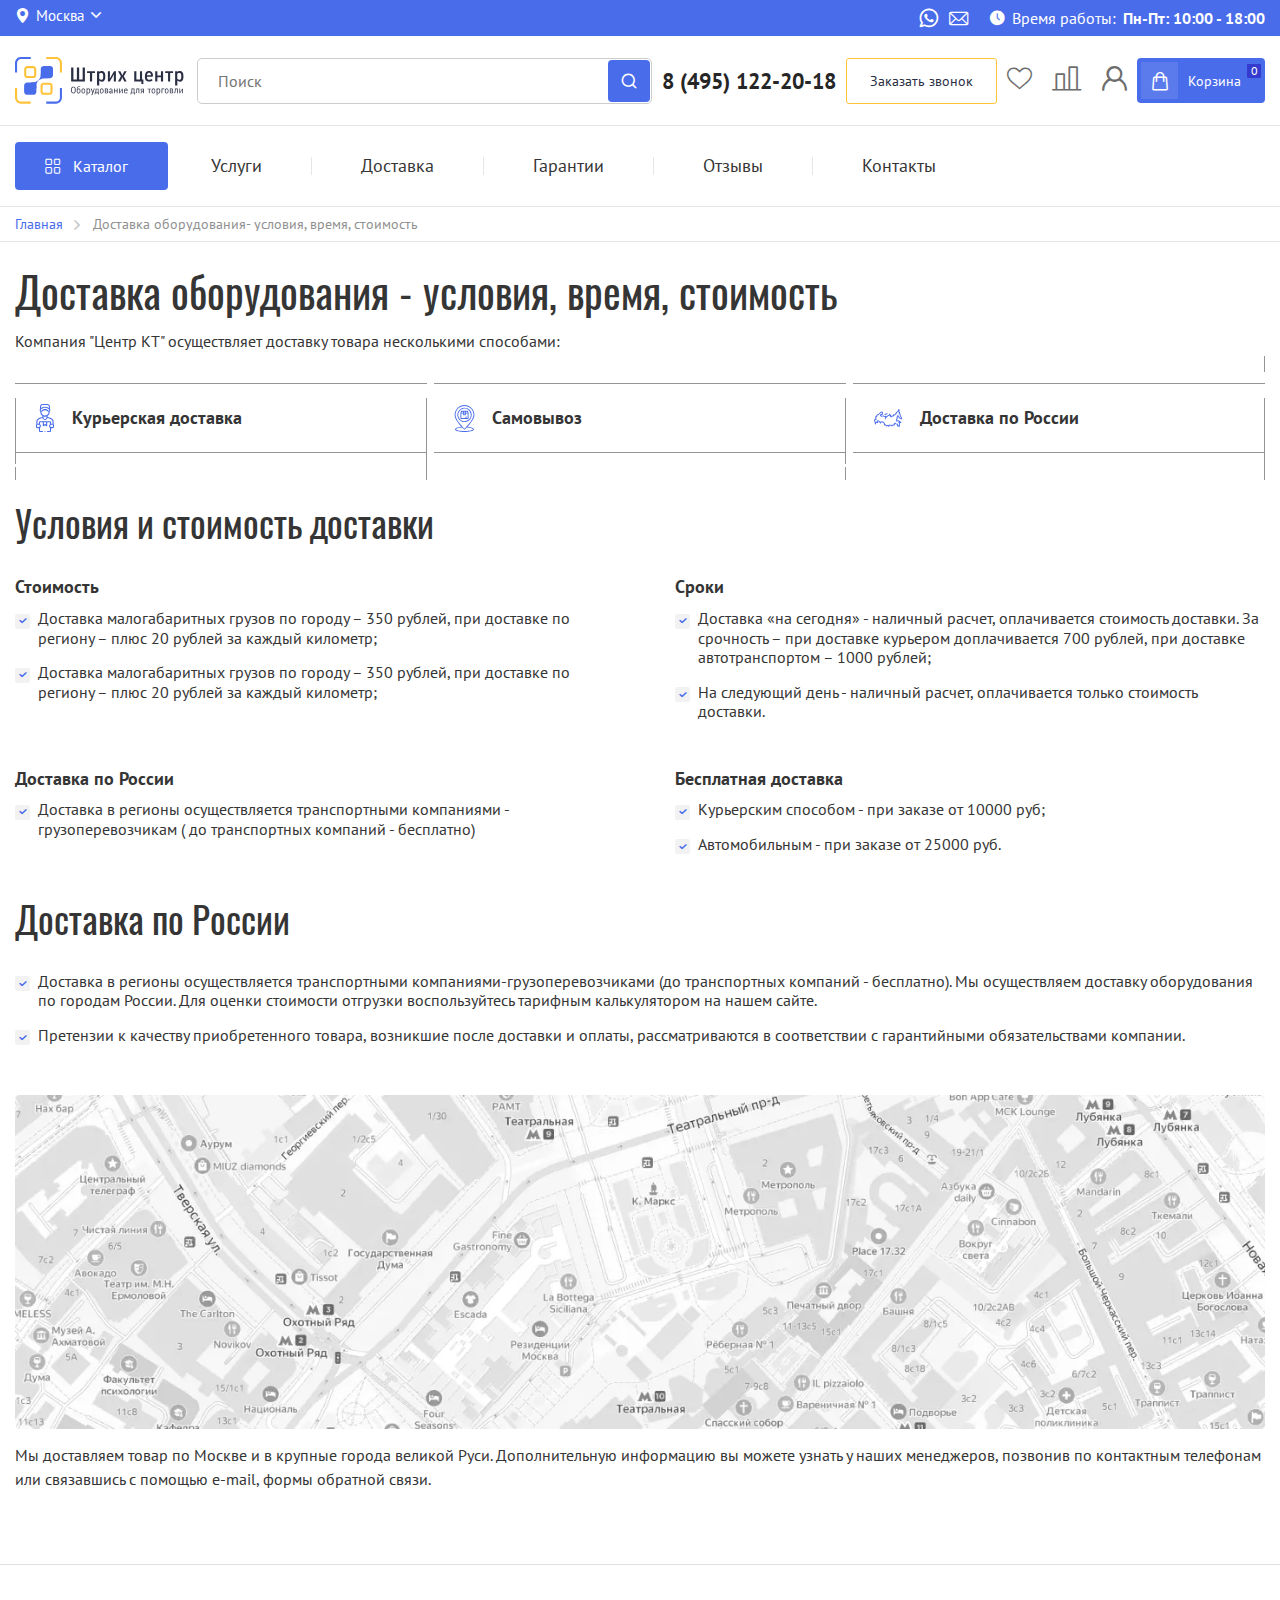
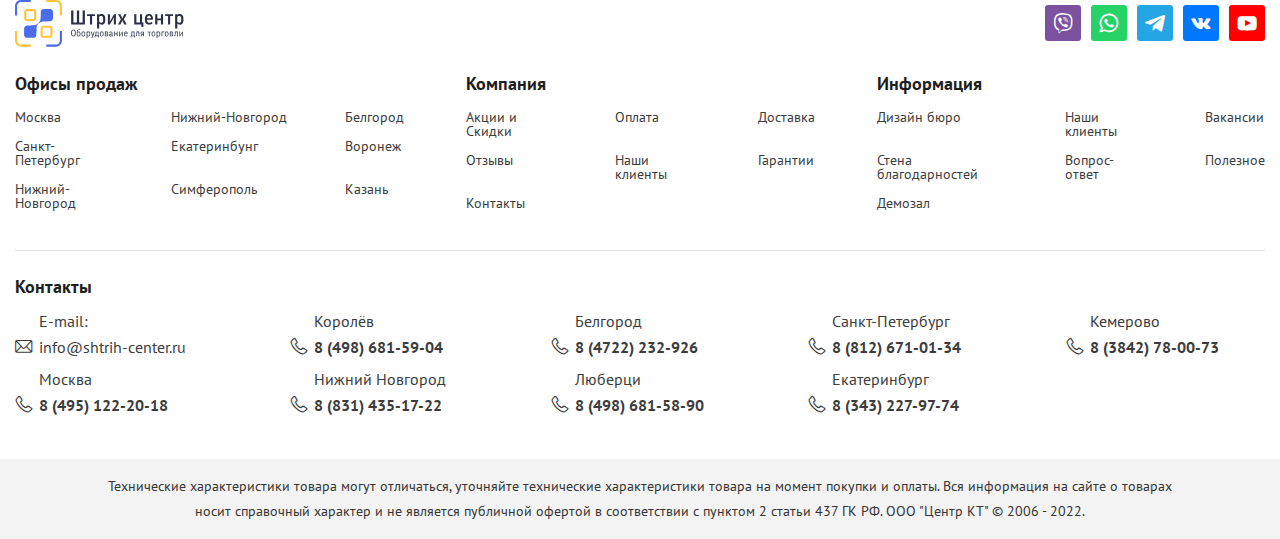
<file: delivery.html>
<!DOCTYPE html>
<html lang="ru">

<head>
	<title>Доставка</title>
	<meta charset="UTF-8">
	<meta name="format-detection" content="telephone=no">
	<link rel="stylesheet" href="css/style.min.css?_v=20230524112751">
	<meta name="viewport" content="width=device-width, initial-scale=1.0">
</head>

<body>
	<div class="wrapper">
		<header class="header" data-scroll="350">
			<div class="header__mobile">
				<a href="index.html" class="header__mobile-logo">
					<img src="img/logo.svg" alt="logo">
				</a>
				<div class="header__mobile-buttons-wrapper">
					<div class="header__mobile-search-block">
						<button class="header__mobile-search-btn _icon-search"></button>
					</div>
					<a href="tel:84951222018" class="header__mobile-phone-btn _icon-phone-full"></a>
					<div class="header__menu menu">
						<button type="button" class="menu__icon icon-menu"><span></span></button>
						<nav class="menu__body">
							<div class="menu__city-wrapper">
								<a href="tel:84951222018" class="header__mobile-phone-btn _icon-phone-full"></a>
							</div>
							<p class="menu__contact-time _icon-clock">
								Время работы: <br> Пн-Пт: 10:00 - 18:00
							</p>
							<nav class="menu__nav">
								<ul>
									<li>
										<a href="#" class="menu__catalog-title _icon-arrow">Каталог</a>
									</li>
									<li><a href="#" class="_icon-arrow">Услуги</a></li>
									<li><a href="#" class="_icon-arrow">Доставка</a></li>
									<li><a href="#" class="_icon-arrow">Гарантии</a></li>
									<li><a href="#" class="_icon-arrow">Отзывы</a></li>
									<li><a href="#" class="_icon-arrow">Контакты</a></li>
								</ul>
							</nav>
							<div class="header__contacts-links">
								<a href="#" class="header__contact-link _icon-whatsapp"></a>
								<a href="mailto:#" class="header__contact-link _icon-mail"></a>
							</div>
						</nav>
					</div>
				</div>
			</div>
			<div class="header__top">
				<div class="header__container">
					<div class="header__city" data-da=".menu__city-wrapper, 600, 0">
						<butotn class="header__city-title _icon-arrow">
							<span class="_icon-location-full">Москва</span>
						</butotn>
						<div class="header__city-wrapper" hidden>
							<p class="header__city-wrapper-title">
								Ваш город: <span>Москва</span>
							</p>
							<div class="header__city-list">
								<p class="header__city-list-title">
									Неправильно определили? Выберите из списка:
								</p>
								<ul class="header__city-ul">
									<li><a href="#">Калининград</a></li>
									<li><a href="#">Белгород</a></li>
									<li><a href="#">Самара</a></li>
									<li><a href="#">Курган</a></li>
									<li><a href="#">Краснодар</a></li>
									<li><a href="#">Волгоград</a></li>
									<li><a href="#">Красноярск</a></li>
									<li><a href="#">Тюмень</a></li>
									<li><a href="#">Севастополь</a></li>
								</ul>
							</div>
							<form action="#" class="header__city-form">
								<p class="header__city-form-title">
									Или укажите в строке ниже:
								</p>
								<div class="header__city-input-wrapper">
									<input autocomplete="off" type="text" name="city" data-required data-error="" class="header__city-input input">
									<input type="submit" value="Выбрать" class="header__city-btn blue-btn">
								</div>
							</form>
						</div>
					</div>
					<div class="header__contacts">
						<a href="#" data-popup="#callback" class="header__order-call--top">Заказать звонок</a>

						<div class="header__contacts-links">
							<a href="tel:84951222018" class="header__contact-link _icon-phone"></a>
							<a href="#" class="header__contact-link _icon-whatsapp"></a>
							<a href="mailto:#" class="header__contact-link _icon-mail"></a>
						</div>
						<p class="header__contact-time _icon-clock">
							Время работы: <span>Пн-Пт: 10:00 - 18:00</span>
						</p>
					</div>
				</div>
			</div>
			<div class="header__middle" data-lp>
				<div class="header__container">
					<a href="index.html" class="header__logo">
						<img src="img/logo.svg" alt="logo">
					</a>
					<div class="header__bottom-wrapper">
						<div class="header__catalog catalog catalog--middle">
							<button class="catalog__btn catalog__btn--middle blue-btn _icon-squares">Каталог</button>
							<div class="catalog__wrapper" hidden>
								<div class="catalog__main">
									<div data-tabs class="catalog__tabs-main">
										<nav data-tabs-titles class="catalog__navigation catalog__navigation-main">
											<button type="submit" class="catalog__title _tab-active">
												<div class="catalog__img-wrapper">
													<picture><source srcset="img/mini-icons/1.webp" type="image/webp"><img src="img/mini-icons/1.png" alt="Image"></picture>
												</div>
												<span class="_icon-arrow">Оборудование штрих-кодирования</span>
											</button>
											<button type="submit" class="catalog__title">
												<div class="catalog__img-wrapper">
													<picture><source srcset="img/mini-icons/2.webp" type="image/webp"><img src="img/mini-icons/2.png" alt="Image"></picture>
												</div>
												<span class="_icon-arrow">Банковское оборудование</span>
											</button>
											<button type="submit" class="catalog__title">
												<div class="catalog__img-wrapper">
													<picture><source srcset="img/mini-icons/3.webp" type="image/webp"><img src="img/mini-icons/3.png" alt="Image"></picture>
												</div>
												<span class="_icon-arrow">Электронное торговое оборудование</span>
											</button>
											<button type="submit" class="catalog__title">
												<div class="catalog__img-wrapper">
													<picture><source srcset="img/mini-icons/4.webp" type="image/webp"><img src="img/mini-icons/4.png" alt="Image"></picture>
												</div>
												<span class="_icon-arrow">Оборудование для торговли</span>
											</button>
										</nav>
										<div data-tabs-body class="catalog__content">
											<div class="catalog__body catalog__body--second">
												<div data-tabs class="catalog__tabs">
													<nav data-tabs-titles class="catalog__navigation catalog__navigation--second">
														<button type="submit" class="catalog__title _tab-active">
															<div class="catalog__img-wrapper">
																<picture><source srcset="img/mini-icons/5.webp" type="image/webp"><img src="img/mini-icons/5.png" alt="Image"></picture>
															</div>
															<span class="_icon-arrow">Ручные терминалы сбора данных (2032)</span>
														</button>
														<button type="submit" class="catalog__title">
															<div class="catalog__img-wrapper">
																<picture><source srcset="img/mini-icons/6.webp" type="image/webp"><img src="img/mini-icons/6.png" alt="Image"></picture>
															</div>
															<span class="_icon-arrow">Планшетные терминалы сбора данных (168)</span>
														</button>
														<button type="submit" class="catalog__title">
															<div class="catalog__img-wrapper">
																<picture><source srcset="img/mini-icons/7.webp" type="image/webp"><img src="img/mini-icons/7.png" alt="Image"></picture>
															</div>
															<span class="_icon-arrow">Терминалы сбора данных на транспорт (290)</span>
														</button>
														<button type="submit" class="catalog__title">
															<div class="catalog__img-wrapper">
																<picture><source srcset="img/mini-icons/8.webp" type="image/webp"><img src="img/mini-icons/8.png" alt="Image"></picture>
															</div>
															<span class="_icon-arrow">Научные терминалы сбора данных (110)</span>
														</button>
													</nav>
													<div data-tabs-body class="catalog__content">
														<div class="catalog__body">
															<ul class="catalog__ul">
																<li><a href="#" class="_icon-arrow">
																		Термопринтеры
																	</a></li>
																<li><a href="#" class="_icon-arrow">
																		Термотрансферные принтеры
																	</a></li>
																<li><a href="#" class="_icon-arrow">
																		Настольные принтеры
																	</a></li>
																<li><a href="#" class="_icon-arrow">
																		Коммерческие принтеры
																	</a></li>
																<li><a href="#" class="_icon-arrow">
																		Промышленные принтеры
																	</a></li>
																<li><a href="#" class="_icon-arrow">
																		Мобильные (портативные)принтеры
																	</a></li>
																<li><a href="#" class="_icon-arrow">
																		RFID принтеры
																	</a></li>
																<li><a href="#" class="_icon-arrow">
																		Специальные принтеры
																	</a></li>
															</ul>
														</div>
														<div class="catalog__body">
															<ul class="catalog__ul">
																<li><a href="#" class="_icon-arrow">
																		2 Термопринтеры
																	</a></li>
																<li><a href="#" class="_icon-arrow">
																		2 Термотрансферные принтеры
																	</a></li>
																<li><a href="#" class="_icon-arrow">
																		2 Настольные принтеры
																	</a></li>
																<li><a href="#" class="_icon-arrow">
																		2 Коммерческие принтеры
																	</a></li>
																<li><a href="#" class="_icon-arrow">
																		2 Промышленные принтеры
																	</a></li>
																<li><a href="#" class="_icon-arrow">
																		2 Мобильные (портативные)принтеры
																	</a></li>
																<li><a href="#" class="_icon-arrow">
																		2 RFID принтеры
																	</a></li>
																<li><a href="#" class="_icon-arrow">
																		2 Специальные принтеры
																	</a></li>
															</ul>
														</div>
														<div class="catalog__body">
															<ul class="catalog__ul">
																<li><a href="#" class="_icon-arrow">
																		Термопринтеры
																	</a></li>
																<li><a href="#" class="_icon-arrow">
																		Термотрансферные принтеры
																	</a></li>
																<li><a href="#" class="_icon-arrow">
																		Настольные принтеры
																	</a></li>
																<li><a href="#" class="_icon-arrow">
																		Коммерческие принтеры
																	</a></li>
																<li><a href="#" class="_icon-arrow">
																		Промышленные принтеры
																	</a></li>
																<li><a href="#" class="_icon-arrow">
																		Мобильные (портативные)принтеры
																	</a></li>
																<li><a href="#" class="_icon-arrow">
																		RFID принтеры
																	</a></li>
																<li><a href="#" class="_icon-arrow">
																		Специальные принтеры
																	</a></li>
															</ul>
														</div>
														<div class="catalog__body">
															<ul class="catalog__ul">
																<li><a href="#" class="_icon-arrow">
																		Термопринтеры
																	</a></li>
																<li><a href="#" class="_icon-arrow">
																		Термотрансферные принтеры
																	</a></li>
																<li><a href="#" class="_icon-arrow">
																		Настольные принтеры
																	</a></li>
																<li><a href="#" class="_icon-arrow">
																		Коммерческие принтеры
																	</a></li>
																<li><a href="#" class="_icon-arrow">
																		Промышленные принтеры
																	</a></li>
																<li><a href="#" class="_icon-arrow">
																		Мобильные (портативные)принтеры
																	</a></li>
																<li><a href="#" class="_icon-arrow">
																		RFID принтеры
																	</a></li>
																<li><a href="#" class="_icon-arrow">
																		Специальные принтеры
																	</a></li>
															</ul>
														</div>
													</div>
												</div>
											</div>
											<div class="catalog__body catalog__body--second">
												<div data-tabs class="catalog__tabs">
													<nav data-tabs-titles class="catalog__navigation catalog__navigation--second">
														<button type="submit" class="catalog__title _tab-active">
															<div class="catalog__img-wrapper">
																<picture><source srcset="img/mini-icons/5.webp" type="image/webp"><img src="img/mini-icons/5.png" alt="Image"></picture>
															</div>
															<span class="_icon-arrow">Ручные терминалы сбора данных (2032)</span>
														</button>
														<button type="submit" class="catalog__title">
															<div class="catalog__img-wrapper">
																<picture><source srcset="img/mini-icons/6.webp" type="image/webp"><img src="img/mini-icons/6.png" alt="Image"></picture>
															</div>
															<span class="_icon-arrow">Планшетные терминалы сбора данных (168)</span>
														</button>
														<button type="submit" class="catalog__title">
															<div class="catalog__img-wrapper">
																<picture><source srcset="img/mini-icons/7.webp" type="image/webp"><img src="img/mini-icons/7.png" alt="Image"></picture>
															</div>
															<span class="_icon-arrow">Терминалы сбора данных на транспорт (290)</span>
														</button>
														<button type="submit" class="catalog__title">
															<div class="catalog__img-wrapper">
																<picture><source srcset="img/mini-icons/8.webp" type="image/webp"><img src="img/mini-icons/8.png" alt="Image"></picture>
															</div>
															<span class="_icon-arrow">Научные терминалы сбора данных (110)</span>
														</button>
													</nav>
													<div data-tabs-body class="catalog__content">
														<div class="catalog__body">
															<ul class="catalog__ul">
																<li><a href="#" class="_icon-arrow">
																		Термопринтеры
																	</a></li>
																<li><a href="#" class="_icon-arrow">
																		Термотрансферные принтеры
																	</a></li>
																<li><a href="#" class="_icon-arrow">
																		Настольные принтеры
																	</a></li>
																<li><a href="#" class="_icon-arrow">
																		Коммерческие принтеры
																	</a></li>
																<li><a href="#" class="_icon-arrow">
																		Промышленные принтеры
																	</a></li>
																<li><a href="#" class="_icon-arrow">
																		Мобильные (портативные)принтеры
																	</a></li>
																<li><a href="#" class="_icon-arrow">
																		RFID принтеры
																	</a></li>
																<li><a href="#" class="_icon-arrow">
																		Специальные принтеры
																	</a></li>
															</ul>
														</div>
														<div class="catalog__body">
															<ul class="catalog__ul">
																<li><a href="#" class="_icon-arrow">
																		2 Термопринтеры
																	</a></li>
																<li><a href="#" class="_icon-arrow">
																		2 Термотрансферные принтеры
																	</a></li>
																<li><a href="#" class="_icon-arrow">
																		2 Настольные принтеры
																	</a></li>
																<li><a href="#" class="_icon-arrow">
																		2 Коммерческие принтеры
																	</a></li>
																<li><a href="#" class="_icon-arrow">
																		2 Промышленные принтеры
																	</a></li>
																<li><a href="#" class="_icon-arrow">
																		2 Мобильные (портативные)принтеры
																	</a></li>
																<li><a href="#" class="_icon-arrow">
																		2 RFID принтеры
																	</a></li>
																<li><a href="#" class="_icon-arrow">
																		2 Специальные принтеры
																	</a></li>
															</ul>
														</div>
														<div class="catalog__body">
															<ul class="catalog__ul">
																<li><a href="#" class="_icon-arrow">
																		Термопринтеры
																	</a></li>
																<li><a href="#" class="_icon-arrow">
																		Термотрансферные принтеры
																	</a></li>
																<li><a href="#" class="_icon-arrow">
																		Настольные принтеры
																	</a></li>
																<li><a href="#" class="_icon-arrow">
																		Коммерческие принтеры
																	</a></li>
																<li><a href="#" class="_icon-arrow">
																		Промышленные принтеры
																	</a></li>
																<li><a href="#" class="_icon-arrow">
																		Мобильные (портативные)принтеры
																	</a></li>
																<li><a href="#" class="_icon-arrow">
																		RFID принтеры
																	</a></li>
																<li><a href="#" class="_icon-arrow">
																		Специальные принтеры
																	</a></li>
															</ul>
														</div>
														<div class="catalog__body">
															<ul class="catalog__ul">
																<li><a href="#" class="_icon-arrow">
																		Термопринтеры
																	</a></li>
																<li><a href="#" class="_icon-arrow">
																		Термотрансферные принтеры
																	</a></li>
																<li><a href="#" class="_icon-arrow">
																		Настольные принтеры
																	</a></li>
																<li><a href="#" class="_icon-arrow">
																		Коммерческие принтеры
																	</a></li>
																<li><a href="#" class="_icon-arrow">
																		Промышленные принтеры
																	</a></li>
																<li><a href="#" class="_icon-arrow">
																		Мобильные (портативные)принтеры
																	</a></li>
																<li><a href="#" class="_icon-arrow">
																		RFID принтеры
																	</a></li>
																<li><a href="#" class="_icon-arrow">
																		Специальные принтеры
																	</a></li>
															</ul>
														</div>
													</div>
												</div>
											</div>
											<div class="catalog__body catalog__body--second">
												<div data-tabs class="catalog__tabs">
													<nav data-tabs-titles class="catalog__navigation catalog__navigation--second">
														<button type="submit" class="catalog__title _tab-active">
															<div class="catalog__img-wrapper">
																<picture><source srcset="img/mini-icons/5.webp" type="image/webp"><img src="img/mini-icons/5.png" alt="Image"></picture>
															</div>
															<span class="_icon-arrow">Ручные терминалы сбора данных (2032)</span>
														</button>
														<button type="submit" class="catalog__title">
															<div class="catalog__img-wrapper">
																<picture><source srcset="img/mini-icons/6.webp" type="image/webp"><img src="img/mini-icons/6.png" alt="Image"></picture>
															</div>
															<span class="_icon-arrow">Планшетные терминалы сбора данных (168)</span>
														</button>
														<button type="submit" class="catalog__title">
															<div class="catalog__img-wrapper">
																<picture><source srcset="img/mini-icons/7.webp" type="image/webp"><img src="img/mini-icons/7.png" alt="Image"></picture>
															</div>
															<span class="_icon-arrow">Терминалы сбора данных на транспорт (290)</span>
														</button>
														<button type="submit" class="catalog__title">
															<div class="catalog__img-wrapper">
																<picture><source srcset="img/mini-icons/8.webp" type="image/webp"><img src="img/mini-icons/8.png" alt="Image"></picture>
															</div>
															<span class="_icon-arrow">Научные терминалы сбора данных (110)</span>
														</button>
													</nav>
													<div data-tabs-body class="catalog__content">
														<div class="catalog__body">
															<ul class="catalog__ul">
																<li><a href="#" class="_icon-arrow">
																		Термопринтеры
																	</a></li>
																<li><a href="#" class="_icon-arrow">
																		Термотрансферные принтеры
																	</a></li>
																<li><a href="#" class="_icon-arrow">
																		Настольные принтеры
																	</a></li>
																<li><a href="#" class="_icon-arrow">
																		Коммерческие принтеры
																	</a></li>
																<li><a href="#" class="_icon-arrow">
																		Промышленные принтеры
																	</a></li>
																<li><a href="#" class="_icon-arrow">
																		Мобильные (портативные)принтеры
																	</a></li>
																<li><a href="#" class="_icon-arrow">
																		RFID принтеры
																	</a></li>
																<li><a href="#" class="_icon-arrow">
																		Специальные принтеры
																	</a></li>
															</ul>
														</div>
														<div class="catalog__body">
															<ul class="catalog__ul">
																<li><a href="#" class="_icon-arrow">
																		2 Термопринтеры
																	</a></li>
																<li><a href="#" class="_icon-arrow">
																		2 Термотрансферные принтеры
																	</a></li>
																<li><a href="#" class="_icon-arrow">
																		2 Настольные принтеры
																	</a></li>
																<li><a href="#" class="_icon-arrow">
																		2 Коммерческие принтеры
																	</a></li>
																<li><a href="#" class="_icon-arrow">
																		2 Промышленные принтеры
																	</a></li>
																<li><a href="#" class="_icon-arrow">
																		2 Мобильные (портативные)принтеры
																	</a></li>
																<li><a href="#" class="_icon-arrow">
																		2 RFID принтеры
																	</a></li>
																<li><a href="#" class="_icon-arrow">
																		2 Специальные принтеры
																	</a></li>
															</ul>
														</div>
														<div class="catalog__body">
															<ul class="catalog__ul">
																<li><a href="#" class="_icon-arrow">
																		Термопринтеры
																	</a></li>
																<li><a href="#" class="_icon-arrow">
																		Термотрансферные принтеры
																	</a></li>
																<li><a href="#" class="_icon-arrow">
																		Настольные принтеры
																	</a></li>
																<li><a href="#" class="_icon-arrow">
																		Коммерческие принтеры
																	</a></li>
																<li><a href="#" class="_icon-arrow">
																		Промышленные принтеры
																	</a></li>
																<li><a href="#" class="_icon-arrow">
																		Мобильные (портативные)принтеры
																	</a></li>
																<li><a href="#" class="_icon-arrow">
																		RFID принтеры
																	</a></li>
																<li><a href="#" class="_icon-arrow">
																		Специальные принтеры
																	</a></li>
															</ul>
														</div>
														<div class="catalog__body">
															<ul class="catalog__ul">
																<li><a href="#" class="_icon-arrow">
																		Термопринтеры
																	</a></li>
																<li><a href="#" class="_icon-arrow">
																		Термотрансферные принтеры
																	</a></li>
																<li><a href="#" class="_icon-arrow">
																		Настольные принтеры
																	</a></li>
																<li><a href="#" class="_icon-arrow">
																		Коммерческие принтеры
																	</a></li>
																<li><a href="#" class="_icon-arrow">
																		Промышленные принтеры
																	</a></li>
																<li><a href="#" class="_icon-arrow">
																		Мобильные (портативные)принтеры
																	</a></li>
																<li><a href="#" class="_icon-arrow">
																		RFID принтеры
																	</a></li>
																<li><a href="#" class="_icon-arrow">
																		Специальные принтеры
																	</a></li>
															</ul>
														</div>
													</div>
												</div>
											</div>
											<div class="catalog__body catalog__body--second">
												<div data-tabs class="catalog__tabs">
													<nav data-tabs-titles class="catalog__navigation catalog__navigation--second">
														<button type="submit" class="catalog__title _tab-active">
															<div class="catalog__img-wrapper">
																<picture><source srcset="img/mini-icons/5.webp" type="image/webp"><img src="img/mini-icons/5.png" alt="Image"></picture>
															</div>
															<span class="_icon-arrow">Ручные терминалы сбора данных (2032)</span>
														</button>
														<button type="submit" class="catalog__title">
															<div class="catalog__img-wrapper">
																<picture><source srcset="img/mini-icons/6.webp" type="image/webp"><img src="img/mini-icons/6.png" alt="Image"></picture>
															</div>
															<span class="_icon-arrow">Планшетные терминалы сбора данных (168)</span>
														</button>
														<button type="submit" class="catalog__title">
															<div class="catalog__img-wrapper">
																<picture><source srcset="img/mini-icons/7.webp" type="image/webp"><img src="img/mini-icons/7.png" alt="Image"></picture>
															</div>
															<span class="_icon-arrow">Терминалы сбора данных на транспорт (290)</span>
														</button>
														<button type="submit" class="catalog__title">
															<div class="catalog__img-wrapper">
																<picture><source srcset="img/mini-icons/8.webp" type="image/webp"><img src="img/mini-icons/8.png" alt="Image"></picture>
															</div>
															<span class="_icon-arrow">Научные терминалы сбора данных (110)</span>
														</button>
													</nav>
													<div data-tabs-body class="catalog__content">
														<div class="catalog__body">
															<ul class="catalog__ul">
																<li><a href="#" class="_icon-arrow">
																		Термопринтеры
																	</a></li>
																<li><a href="#" class="_icon-arrow">
																		Термотрансферные принтеры
																	</a></li>
																<li><a href="#" class="_icon-arrow">
																		Настольные принтеры
																	</a></li>
																<li><a href="#" class="_icon-arrow">
																		Коммерческие принтеры
																	</a></li>
																<li><a href="#" class="_icon-arrow">
																		Промышленные принтеры
																	</a></li>
																<li><a href="#" class="_icon-arrow">
																		Мобильные (портативные)принтеры
																	</a></li>
																<li><a href="#" class="_icon-arrow">
																		RFID принтеры
																	</a></li>
																<li><a href="#" class="_icon-arrow">
																		Специальные принтеры
																	</a></li>
															</ul>
														</div>
														<div class="catalog__body">
															<ul class="catalog__ul">
																<li><a href="#" class="_icon-arrow">
																		2 Термопринтеры
																	</a></li>
																<li><a href="#" class="_icon-arrow">
																		2 Термотрансферные принтеры
																	</a></li>
																<li><a href="#" class="_icon-arrow">
																		2 Настольные принтеры
																	</a></li>
																<li><a href="#" class="_icon-arrow">
																		2 Коммерческие принтеры
																	</a></li>
																<li><a href="#" class="_icon-arrow">
																		2 Промышленные принтеры
																	</a></li>
																<li><a href="#" class="_icon-arrow">
																		2 Мобильные (портативные)принтеры
																	</a></li>
																<li><a href="#" class="_icon-arrow">
																		2 RFID принтеры
																	</a></li>
																<li><a href="#" class="_icon-arrow">
																		2 Специальные принтеры
																	</a></li>
															</ul>
														</div>
														<div class="catalog__body">
															<ul class="catalog__ul">
																<li><a href="#" class="_icon-arrow">
																		Термопринтеры
																	</a></li>
																<li><a href="#" class="_icon-arrow">
																		Термотрансферные принтеры
																	</a></li>
																<li><a href="#" class="_icon-arrow">
																		Настольные принтеры
																	</a></li>
																<li><a href="#" class="_icon-arrow">
																		Коммерческие принтеры
																	</a></li>
																<li><a href="#" class="_icon-arrow">
																		Промышленные принтеры
																	</a></li>
																<li><a href="#" class="_icon-arrow">
																		Мобильные (портативные)принтеры
																	</a></li>
																<li><a href="#" class="_icon-arrow">
																		RFID принтеры
																	</a></li>
																<li><a href="#" class="_icon-arrow">
																		Специальные принтеры
																	</a></li>
															</ul>
														</div>
														<div class="catalog__body">
															<ul class="catalog__ul">
																<li><a href="#" class="_icon-arrow">
																		Термопринтеры
																	</a></li>
																<li><a href="#" class="_icon-arrow">
																		Термотрансферные принтеры
																	</a></li>
																<li><a href="#" class="_icon-arrow">
																		Настольные принтеры
																	</a></li>
																<li><a href="#" class="_icon-arrow">
																		Коммерческие принтеры
																	</a></li>
																<li><a href="#" class="_icon-arrow">
																		Промышленные принтеры
																	</a></li>
																<li><a href="#" class="_icon-arrow">
																		Мобильные (портативные)принтеры
																	</a></li>
																<li><a href="#" class="_icon-arrow">
																		RFID принтеры
																	</a></li>
																<li><a href="#" class="_icon-arrow">
																		Специальные принтеры
																	</a></li>
															</ul>
														</div>
													</div>
												</div>
											</div>
										</div>
									</div>
									<div class="catalog__recomended">
										<p class="catalog__rec-title">
											Рекомендуем
										</p>
										<div class="catalog__rec-card">
											<a href="#" class="catalog__rec-img">
												<picture><source srcset="img/items/1.webp" type="image/webp"><img src="img/items/1.png" alt="Апликатор этикеток"></picture>
											</a>
											<a href="" class="catalog__rec-card-title">
												Аппликатор этикеток TOWA <br> AP65-30/60/100
											</a>
											<p class="catalog__rec-price">
												6 200 руб
											</p>
										</div>
									</div>
								</div>
							</div>
						</div>
						<nav class="header__nav">
							<ul class="header__nav-ul">
								<li><a href="#">
										Услуги
									</a></li>
								<li><a href="#">
										Доставка
									</a></li>
								<li><a href="#">
										Гарантии
									</a></li>
								<li><a href="#">
										Отзывы
									</a></li>
								<li><a href="#">
										Контакты
									</a></li>
							</ul>
						</nav>
					</div>
					<div class="header__search-wrapper" data-da=".header__mobile-search-block, 600, first">
						<form action="#" class="header__search">
							<div class="header__search-input-wrapper">
								<input autocomplete="off" type="text" name="search" data-required data-error placeholder="Поиск" class="header__search-input input">
								<button class="header__search-btn _icon-search"></button>
							</div>
							<button type="button" class="header__search-cancel-btn">Отмена</button>
						</form>
						<div class="header__search-slide-block" hidden>
							<ul class="header__search-list">
								<li><a href="#">
										принтер
									</a></li>
								<li><a href="#">
										принтер цветной
									</a></li>
								<li><a href="#">
										принтер лазерный
									</a></li>
								<li><a href="#">
										принтер лазерный цветной
									</a></li>
								<li><a href="#">
										принтер этикеток
									</a></li>
							</ul>
							<ul class="header__search-items-list">
								<li>
									<a href="#">
										<div class="header__search-img">
											<picture><source srcset="img/mini-icons/9.webp" type="image/webp"><img src="img/mini-icons/9.png" alt="Image"></picture>
										</div>
										<p>
											<span class="header__search-item-title">Принтеры и МФУ</span>
										</p>
									</a>
								</li>
								<li>
									<a href="#">
										<div class="header__search-img">
											<picture><source srcset="img/mini-icons/10.webp" type="image/webp"><img src="img/mini-icons/10.png" alt="Image"></picture>
										</div>
										<p>
											<span class="header__search-item-title">Принтеры чеков, этикеток, штрих-кода</span>
										</p>
									</a>
								</li>
							</ul>
							<ul class="header__search-items-list">
								<li>
									<a href="#">
										<div class="header__search-img">
											<picture><source srcset="img/mini-icons/11.webp" type="image/webp"><img src="img/mini-icons/11.png" alt="Image"></picture>
										</div>
										<p>
											<span class="header__search-item-title">МФУ стрйное HP DeskJet 2320, цветн.,24</span>
											<span class="header__search-price">От 6 690₽</span>
										</p>
									</a>
								</li>
								<li>
									<a href="#">
										<div class="header__search-img">
											<picture><source srcset="img/mini-icons/12.webp" type="image/webp"><img src="img/mini-icons/12.png" alt="Image"></picture>
										</div>
										<p>
											<span class="header__search-item-title">Принтер лазерный Pantum P2516/P2518, ч/б, А4</span>
											<span class="header__search-price">От 7 259₽</span>
										</p>
									</a>
								</li>
								<li>
									<a href="#">
										<div class="header__search-img">
											<picture><source srcset="img/mini-icons/13.webp" type="image/webp"><img src="img/mini-icons/13.png" alt="Image"></picture>
										</div>
										<p>
											<span class="header__search-item-title">МФУ стрйное HP DeskJet 2320, цветн.,24</span>
											<span class="header__search-price">От 6 690₽</span>
										</p>
									</a>
								</li>
								<li>
									<a href="#">
										<div class="header__search-img">
											<picture><source srcset="img/mini-icons/14.webp" type="image/webp"><img src="img/mini-icons/14.png" alt="Image"></picture>
										</div>
										<p>
											<span class="header__search-item-title">Принтер лазерный Pantum P2516/P2518, ч/б, А4</span>
											<span class="header__search-price">От 7 259₽</span>
										</p>
									</a>
								</li>
							</ul>
						</div>
					</div>
					<a href="tel:84951222018" class="header__phone">8 (495) 122-20-18</a>
					<a href="#" data-popup="#callback" class="header__order-call orange-border-btn">Заказать звонок</a>
					<div class="header__user-links">
						<a href="#" class="header__user-link _icon-heart"></a>
						<a href="#" class="header__user-link _icon-graph"></a>
						<a href="#" class="header__user-link _icon-user"></a>
					</div>
					<a href="#" class="header__cart-block">
						<span class="header__cart-icon _icon-cart"></span>
						<span class="header__cart-text">Корзина</span>
						<span class="header__cart-count">0</span>
					</a>
				</div>
			</div>
			<div class="header__bottom">
				<div class="header__container">
					<div class="header__bottom-wrapper">
						<div class="header__catalog catalog catalog--bottom">
							<button class="catalog__btn catalog__btn--bottom blue-btn _icon-squares">Каталог</button>
							<div class="catalog__wrapper" hidden>
								<div class="catalog__main">
									<div data-tabs class="catalog__tabs-main">
										<nav data-tabs-titles class="catalog__navigation catalog__navigation-main">
											<button type="button" class="catalog__title _tab-active">
												<div class="catalog__img-wrapper">
													<picture><source srcset="img/mini-icons/1.webp" type="image/webp"><img src="img/mini-icons/1.png" alt="Image"></picture>
												</div>
												<span class="_icon-arrow">Оборудование штрих-кодирования</span>
											</button>
											<button type="button" class="catalog__title">
												<div class="catalog__img-wrapper">
													<picture><source srcset="img/mini-icons/2.webp" type="image/webp"><img src="img/mini-icons/2.png" alt="Image"></picture>
												</div>
												<span class="_icon-arrow">Банковское оборудование</span>
											</button>
											<button type="button" class="catalog__title">
												<div class="catalog__img-wrapper">
													<picture><source srcset="img/mini-icons/3.webp" type="image/webp"><img src="img/mini-icons/3.png" alt="Image"></picture>
												</div>
												<span class="_icon-arrow">Электронное торговое оборудование</span>
											</button>
											<button type="button" class="catalog__title">
												<div class="catalog__img-wrapper">
													<picture><source srcset="img/mini-icons/4.webp" type="image/webp"><img src="img/mini-icons/4.png" alt="Image"></picture>
												</div>
												<span class="_icon-arrow">Оборудование для торговли</span>
											</button>
										</nav>
										<div data-tabs-body class="catalog__content">
											<div class="catalog__body catalog__body--second">
												<div data-tabs class="catalog__tabs">
													<nav data-tabs-titles class="catalog__navigation catalog__navigation--second">
														<button type="button" class="catalog__title _tab-active">
															<div class="catalog__img-wrapper">
																<picture><source srcset="img/mini-icons/5.webp" type="image/webp"><img src="img/mini-icons/5.png" alt="Image"></picture>
															</div>
															<span class="_icon-arrow">Ручные терминалы сбора данных (2032)</span>
														</button>
														<button type="button" class="catalog__title">
															<div class="catalog__img-wrapper">
																<picture><source srcset="img/mini-icons/6.webp" type="image/webp"><img src="img/mini-icons/6.png" alt="Image"></picture>
															</div>
															<span class="_icon-arrow">Планшетные терминалы сбора данных (168)</span>
														</button>
														<button type="button" class="catalog__title">
															<div class="catalog__img-wrapper">
																<picture><source srcset="img/mini-icons/7.webp" type="image/webp"><img src="img/mini-icons/7.png" alt="Image"></picture>
															</div>
															<span class="_icon-arrow">Терминалы сбора данных на транспорт (290)</span>
														</button>
														<button type="button" class="catalog__title">
															<div class="catalog__img-wrapper">
																<picture><source srcset="img/mini-icons/8.webp" type="image/webp"><img src="img/mini-icons/8.png" alt="Image"></picture>
															</div>
															<span class="_icon-arrow">Научные терминалы сбора данных (110)</span>
														</button>
													</nav>
													<div data-tabs-body class="catalog__content">
														<div class="catalog__body">
															<ul class="catalog__ul">
																<li><a href="#" class="_icon-arrow">
																		Термопринтеры
																	</a></li>
																<li><a href="#" class="_icon-arrow">
																		Термотрансферные принтеры
																	</a></li>
																<li><a href="#" class="_icon-arrow">
																		Настольные принтеры
																	</a></li>
																<li><a href="#" class="_icon-arrow">
																		Коммерческие принтеры
																	</a></li>
																<li><a href="#" class="_icon-arrow">
																		Промышленные принтеры
																	</a></li>
																<li><a href="#" class="_icon-arrow">
																		Мобильные (портативные)принтеры
																	</a></li>
																<li><a href="#" class="_icon-arrow">
																		RFID принтеры
																	</a></li>
																<li><a href="#" class="_icon-arrow">
																		Специальные принтеры
																	</a></li>
															</ul>
														</div>
														<div class="catalog__body">
															<ul class="catalog__ul">
																<li><a href="#" class="_icon-arrow">
																		2 Термопринтеры
																	</a></li>
																<li><a href="#" class="_icon-arrow">
																		2 Термотрансферные принтеры
																	</a></li>
																<li><a href="#" class="_icon-arrow">
																		2 Настольные принтеры
																	</a></li>
																<li><a href="#" class="_icon-arrow">
																		2 Коммерческие принтеры
																	</a></li>
																<li><a href="#" class="_icon-arrow">
																		2 Промышленные принтеры
																	</a></li>
																<li><a href="#" class="_icon-arrow">
																		2 Мобильные (портативные)принтеры
																	</a></li>
																<li><a href="#" class="_icon-arrow">
																		2 RFID принтеры
																	</a></li>
																<li><a href="#" class="_icon-arrow">
																		2 Специальные принтеры
																	</a></li>
															</ul>
														</div>
														<div class="catalog__body">
															<ul class="catalog__ul">
																<li><a href="#" class="_icon-arrow">
																		Термопринтеры
																	</a></li>
																<li><a href="#" class="_icon-arrow">
																		Термотрансферные принтеры
																	</a></li>
																<li><a href="#" class="_icon-arrow">
																		Настольные принтеры
																	</a></li>
																<li><a href="#" class="_icon-arrow">
																		Коммерческие принтеры
																	</a></li>
																<li><a href="#" class="_icon-arrow">
																		Промышленные принтеры
																	</a></li>
																<li><a href="#" class="_icon-arrow">
																		Мобильные (портативные)принтеры
																	</a></li>
																<li><a href="#" class="_icon-arrow">
																		RFID принтеры
																	</a></li>
																<li><a href="#" class="_icon-arrow">
																		Специальные принтеры
																	</a></li>
															</ul>
														</div>
														<div class="catalog__body">
															<ul class="catalog__ul">
																<li><a href="#" class="_icon-arrow">
																		Термопринтеры
																	</a></li>
																<li><a href="#" class="_icon-arrow">
																		Термотрансферные принтеры
																	</a></li>
																<li><a href="#" class="_icon-arrow">
																		Настольные принтеры
																	</a></li>
																<li><a href="#" class="_icon-arrow">
																		Коммерческие принтеры
																	</a></li>
																<li><a href="#" class="_icon-arrow">
																		Промышленные принтеры
																	</a></li>
																<li><a href="#" class="_icon-arrow">
																		Мобильные (портативные)принтеры
																	</a></li>
																<li><a href="#" class="_icon-arrow">
																		RFID принтеры
																	</a></li>
																<li><a href="#" class="_icon-arrow">
																		Специальные принтеры
																	</a></li>
															</ul>
														</div>
													</div>
												</div>
											</div>
											<div class="catalog__body catalog__body--second">
												<div data-tabs class="catalog__tabs">
													<nav data-tabs-titles class="catalog__navigation catalog__navigation--second">
														<button type="button" class="catalog__title _tab-active">
															<div class="catalog__img-wrapper">
																<picture><source srcset="img/mini-icons/5.webp" type="image/webp"><img src="img/mini-icons/5.png" alt="Image"></picture>
															</div>
															<span class="_icon-arrow">Ручные терминалы сбора данных (2032)</span>
														</button>
														<button type="button" class="catalog__title">
															<div class="catalog__img-wrapper">
																<picture><source srcset="img/mini-icons/6.webp" type="image/webp"><img src="img/mini-icons/6.png" alt="Image"></picture>
															</div>
															<span class="_icon-arrow">Планшетные терминалы сбора данных (168)</span>
														</button>
														<button type="button" class="catalog__title">
															<div class="catalog__img-wrapper">
																<picture><source srcset="img/mini-icons/7.webp" type="image/webp"><img src="img/mini-icons/7.png" alt="Image"></picture>
															</div>
															<span class="_icon-arrow">Терминалы сбора данных на транспорт (290)</span>
														</button>
														<button type="button" class="catalog__title">
															<div class="catalog__img-wrapper">
																<picture><source srcset="img/mini-icons/8.webp" type="image/webp"><img src="img/mini-icons/8.png" alt="Image"></picture>
															</div>
															<span class="_icon-arrow">Научные терминалы сбора данных (110)</span>
														</button>
													</nav>
													<div data-tabs-body class="catalog__content">
														<div class="catalog__body">
															<ul class="catalog__ul">
																<li><a href="#" class="_icon-arrow">
																		Термопринтеры
																	</a></li>
																<li><a href="#" class="_icon-arrow">
																		Термотрансферные принтеры
																	</a></li>
																<li><a href="#" class="_icon-arrow">
																		Настольные принтеры
																	</a></li>
																<li><a href="#" class="_icon-arrow">
																		Коммерческие принтеры
																	</a></li>
																<li><a href="#" class="_icon-arrow">
																		Промышленные принтеры
																	</a></li>
																<li><a href="#" class="_icon-arrow">
																		Мобильные (портативные)принтеры
																	</a></li>
																<li><a href="#" class="_icon-arrow">
																		RFID принтеры
																	</a></li>
																<li><a href="#" class="_icon-arrow">
																		Специальные принтеры
																	</a></li>
															</ul>
														</div>
														<div class="catalog__body">
															<ul class="catalog__ul">
																<li><a href="#" class="_icon-arrow">
																		2 Термопринтеры
																	</a></li>
																<li><a href="#" class="_icon-arrow">
																		2 Термотрансферные принтеры
																	</a></li>
																<li><a href="#" class="_icon-arrow">
																		2 Настольные принтеры
																	</a></li>
																<li><a href="#" class="_icon-arrow">
																		2 Коммерческие принтеры
																	</a></li>
																<li><a href="#" class="_icon-arrow">
																		2 Промышленные принтеры
																	</a></li>
																<li><a href="#" class="_icon-arrow">
																		2 Мобильные (портативные)принтеры
																	</a></li>
																<li><a href="#" class="_icon-arrow">
																		2 RFID принтеры
																	</a></li>
																<li><a href="#" class="_icon-arrow">
																		2 Специальные принтеры
																	</a></li>
															</ul>
														</div>
														<div class="catalog__body">
															<ul class="catalog__ul">
																<li><a href="#" class="_icon-arrow">
																		Термопринтеры
																	</a></li>
																<li><a href="#" class="_icon-arrow">
																		Термотрансферные принтеры
																	</a></li>
																<li><a href="#" class="_icon-arrow">
																		Настольные принтеры
																	</a></li>
																<li><a href="#" class="_icon-arrow">
																		Коммерческие принтеры
																	</a></li>
																<li><a href="#" class="_icon-arrow">
																		Промышленные принтеры
																	</a></li>
																<li><a href="#" class="_icon-arrow">
																		Мобильные (портативные)принтеры
																	</a></li>
																<li><a href="#" class="_icon-arrow">
																		RFID принтеры
																	</a></li>
																<li><a href="#" class="_icon-arrow">
																		Специальные принтеры
																	</a></li>
															</ul>
														</div>
														<div class="catalog__body">
															<ul class="catalog__ul">
																<li><a href="#" class="_icon-arrow">
																		Термопринтеры
																	</a></li>
																<li><a href="#" class="_icon-arrow">
																		Термотрансферные принтеры
																	</a></li>
																<li><a href="#" class="_icon-arrow">
																		Настольные принтеры
																	</a></li>
																<li><a href="#" class="_icon-arrow">
																		Коммерческие принтеры
																	</a></li>
																<li><a href="#" class="_icon-arrow">
																		Промышленные принтеры
																	</a></li>
																<li><a href="#" class="_icon-arrow">
																		Мобильные (портативные)принтеры
																	</a></li>
																<li><a href="#" class="_icon-arrow">
																		RFID принтеры
																	</a></li>
																<li><a href="#" class="_icon-arrow">
																		Специальные принтеры
																	</a></li>
															</ul>
														</div>
													</div>
												</div>
											</div>
											<div class="catalog__body catalog__body--second">
												<div data-tabs class="catalog__tabs">
													<nav data-tabs-titles class="catalog__navigation catalog__navigation--second">
														<button type="submit" class="catalog__title _tab-active">
															<div class="catalog__img-wrapper">
																<picture><source srcset="img/mini-icons/5.webp" type="image/webp"><img src="img/mini-icons/5.png" alt="Image"></picture>
															</div>
															<span class="_icon-arrow">Ручные терминалы сбора данных (2032)</span>
														</button>
														<button type="submit" class="catalog__title">
															<div class="catalog__img-wrapper">
																<picture><source srcset="img/mini-icons/6.webp" type="image/webp"><img src="img/mini-icons/6.png" alt="Image"></picture>
															</div>
															<span class="_icon-arrow">Планшетные терминалы сбора данных (168)</span>
														</button>
														<button type="submit" class="catalog__title">
															<div class="catalog__img-wrapper">
																<picture><source srcset="img/mini-icons/7.webp" type="image/webp"><img src="img/mini-icons/7.png" alt="Image"></picture>
															</div>
															<span class="_icon-arrow">Терминалы сбора данных на транспорт (290)</span>
														</button>
														<button type="submit" class="catalog__title">
															<div class="catalog__img-wrapper">
																<picture><source srcset="img/mini-icons/8.webp" type="image/webp"><img src="img/mini-icons/8.png" alt="Image"></picture>
															</div>
															<span class="_icon-arrow">Научные терминалы сбора данных (110)</span>
														</button>
													</nav>
													<div data-tabs-body class="catalog__content">
														<div class="catalog__body">
															<ul class="catalog__ul">
																<li><a href="#" class="_icon-arrow">
																		Термопринтеры
																	</a></li>
																<li><a href="#" class="_icon-arrow">
																		Термотрансферные принтеры
																	</a></li>
																<li><a href="#" class="_icon-arrow">
																		Настольные принтеры
																	</a></li>
																<li><a href="#" class="_icon-arrow">
																		Коммерческие принтеры
																	</a></li>
																<li><a href="#" class="_icon-arrow">
																		Промышленные принтеры
																	</a></li>
																<li><a href="#" class="_icon-arrow">
																		Мобильные (портативные)принтеры
																	</a></li>
																<li><a href="#" class="_icon-arrow">
																		RFID принтеры
																	</a></li>
																<li><a href="#" class="_icon-arrow">
																		Специальные принтеры
																	</a></li>
															</ul>
														</div>
														<div class="catalog__body">
															<ul class="catalog__ul">
																<li><a href="#" class="_icon-arrow">
																		2 Термопринтеры
																	</a></li>
																<li><a href="#" class="_icon-arrow">
																		2 Термотрансферные принтеры
																	</a></li>
																<li><a href="#" class="_icon-arrow">
																		2 Настольные принтеры
																	</a></li>
																<li><a href="#" class="_icon-arrow">
																		2 Коммерческие принтеры
																	</a></li>
																<li><a href="#" class="_icon-arrow">
																		2 Промышленные принтеры
																	</a></li>
																<li><a href="#" class="_icon-arrow">
																		2 Мобильные (портативные)принтеры
																	</a></li>
																<li><a href="#" class="_icon-arrow">
																		2 RFID принтеры
																	</a></li>
																<li><a href="#" class="_icon-arrow">
																		2 Специальные принтеры
																	</a></li>
															</ul>
														</div>
														<div class="catalog__body">
															<ul class="catalog__ul">
																<li><a href="#" class="_icon-arrow">
																		Термопринтеры
																	</a></li>
																<li><a href="#" class="_icon-arrow">
																		Термотрансферные принтеры
																	</a></li>
																<li><a href="#" class="_icon-arrow">
																		Настольные принтеры
																	</a></li>
																<li><a href="#" class="_icon-arrow">
																		Коммерческие принтеры
																	</a></li>
																<li><a href="#" class="_icon-arrow">
																		Промышленные принтеры
																	</a></li>
																<li><a href="#" class="_icon-arrow">
																		Мобильные (портативные)принтеры
																	</a></li>
																<li><a href="#" class="_icon-arrow">
																		RFID принтеры
																	</a></li>
																<li><a href="#" class="_icon-arrow">
																		Специальные принтеры
																	</a></li>
															</ul>
														</div>
														<div class="catalog__body">
															<ul class="catalog__ul">
																<li><a href="#" class="_icon-arrow">
																		Термопринтеры
																	</a></li>
																<li><a href="#" class="_icon-arrow">
																		Термотрансферные принтеры
																	</a></li>
																<li><a href="#" class="_icon-arrow">
																		Настольные принтеры
																	</a></li>
																<li><a href="#" class="_icon-arrow">
																		Коммерческие принтеры
																	</a></li>
																<li><a href="#" class="_icon-arrow">
																		Промышленные принтеры
																	</a></li>
																<li><a href="#" class="_icon-arrow">
																		Мобильные (портативные)принтеры
																	</a></li>
																<li><a href="#" class="_icon-arrow">
																		RFID принтеры
																	</a></li>
																<li><a href="#" class="_icon-arrow">
																		Специальные принтеры
																	</a></li>
															</ul>
														</div>
													</div>
												</div>
											</div>
											<div class="catalog__body catalog__body--second">
												<div data-tabs class="catalog__tabs">
													<nav data-tabs-titles class="catalog__navigation catalog__navigation--second">
														<button type="submit" class="catalog__title _tab-active">
															<div class="catalog__img-wrapper">
																<picture><source srcset="img/mini-icons/5.webp" type="image/webp"><img src="img/mini-icons/5.png" alt="Image"></picture>
															</div>
															<span class="_icon-arrow">Ручные терминалы сбора данных (2032)</span>
														</button>
														<button type="submit" class="catalog__title">
															<div class="catalog__img-wrapper">
																<picture><source srcset="img/mini-icons/6.webp" type="image/webp"><img src="img/mini-icons/6.png" alt="Image"></picture>
															</div>
															<span class="_icon-arrow">Планшетные терминалы сбора данных (168)</span>
														</button>
														<button type="submit" class="catalog__title">
															<div class="catalog__img-wrapper">
																<picture><source srcset="img/mini-icons/7.webp" type="image/webp"><img src="img/mini-icons/7.png" alt="Image"></picture>
															</div>
															<span class="_icon-arrow">Терминалы сбора данных на транспорт (290)</span>
														</button>
														<button type="submit" class="catalog__title">
															<div class="catalog__img-wrapper">
																<picture><source srcset="img/mini-icons/8.webp" type="image/webp"><img src="img/mini-icons/8.png" alt="Image"></picture>
															</div>
															<span class="_icon-arrow">Научные терминалы сбора данных (110)</span>
														</button>
													</nav>
													<div data-tabs-body class="catalog__content">
														<div class="catalog__body">
															<ul class="catalog__ul">
																<li><a href="#" class="_icon-arrow">
																		Термопринтеры
																	</a></li>
																<li><a href="#" class="_icon-arrow">
																		Термотрансферные принтеры
																	</a></li>
																<li><a href="#" class="_icon-arrow">
																		Настольные принтеры
																	</a></li>
																<li><a href="#" class="_icon-arrow">
																		Коммерческие принтеры
																	</a></li>
																<li><a href="#" class="_icon-arrow">
																		Промышленные принтеры
																	</a></li>
																<li><a href="#" class="_icon-arrow">
																		Мобильные (портативные)принтеры
																	</a></li>
																<li><a href="#" class="_icon-arrow">
																		RFID принтеры
																	</a></li>
																<li><a href="#" class="_icon-arrow">
																		Специальные принтеры
																	</a></li>
															</ul>
														</div>
														<div class="catalog__body">
															<ul class="catalog__ul">
																<li><a href="#" class="_icon-arrow">
																		2 Термопринтеры
																	</a></li>
																<li><a href="#" class="_icon-arrow">
																		2 Термотрансферные принтеры
																	</a></li>
																<li><a href="#" class="_icon-arrow">
																		2 Настольные принтеры
																	</a></li>
																<li><a href="#" class="_icon-arrow">
																		2 Коммерческие принтеры
																	</a></li>
																<li><a href="#" class="_icon-arrow">
																		2 Промышленные принтеры
																	</a></li>
																<li><a href="#" class="_icon-arrow">
																		2 Мобильные (портативные)принтеры
																	</a></li>
																<li><a href="#" class="_icon-arrow">
																		2 RFID принтеры
																	</a></li>
																<li><a href="#" class="_icon-arrow">
																		2 Специальные принтеры
																	</a></li>
															</ul>
														</div>
														<div class="catalog__body">
															<ul class="catalog__ul">
																<li><a href="#" class="_icon-arrow">
																		Термопринтеры
																	</a></li>
																<li><a href="#" class="_icon-arrow">
																		Термотрансферные принтеры
																	</a></li>
																<li><a href="#" class="_icon-arrow">
																		Настольные принтеры
																	</a></li>
																<li><a href="#" class="_icon-arrow">
																		Коммерческие принтеры
																	</a></li>
																<li><a href="#" class="_icon-arrow">
																		Промышленные принтеры
																	</a></li>
																<li><a href="#" class="_icon-arrow">
																		Мобильные (портативные)принтеры
																	</a></li>
																<li><a href="#" class="_icon-arrow">
																		RFID принтеры
																	</a></li>
																<li><a href="#" class="_icon-arrow">
																		Специальные принтеры
																	</a></li>
															</ul>
														</div>
														<div class="catalog__body">
															<ul class="catalog__ul">
																<li><a href="#" class="_icon-arrow">
																		Термопринтеры
																	</a></li>
																<li><a href="#" class="_icon-arrow">
																		Термотрансферные принтеры
																	</a></li>
																<li><a href="#" class="_icon-arrow">
																		Настольные принтеры
																	</a></li>
																<li><a href="#" class="_icon-arrow">
																		Коммерческие принтеры
																	</a></li>
																<li><a href="#" class="_icon-arrow">
																		Промышленные принтеры
																	</a></li>
																<li><a href="#" class="_icon-arrow">
																		Мобильные (портативные)принтеры
																	</a></li>
																<li><a href="#" class="_icon-arrow">
																		RFID принтеры
																	</a></li>
																<li><a href="#" class="_icon-arrow">
																		Специальные принтеры
																	</a></li>
															</ul>
														</div>
													</div>
												</div>
											</div>
										</div>
									</div>
									<div class="catalog__recomended">
										<p class="catalog__rec-title">
											Рекомендуем
										</p>
										<div class="catalog__rec-card">
											<a href="#" class="catalog__rec-img">
												<picture><source srcset="img/items/1.webp" type="image/webp"><img src="img/items/1.png" alt="Апликатор этикеток"></picture>
											</a>
											<a href="#" class="catalog__rec-card-title">
												Аппликатор этикеток TOWA <br> AP65-30/60/100
											</a>
											<p class="catalog__rec-price">
												6 200 руб
											</p>
										</div>
									</div>
								</div>
							</div>
						</div>
						<nav class="header__nav">
							<ul class="header__nav-ul">
								<li><a href="#">
										Услуги
									</a></li>
								<li><a href="#">
										Доставка
									</a></li>
								<li><a href="#">
										Гарантии
									</a></li>
								<li><a href="#">
										Отзывы
									</a></li>
								<li><a href="#">
										Контакты
									</a></li>
							</ul>
						</nav>
					</div>
				</div>
			</div>
		</header>

		<div class="mobile-menu">
			<div class="mobile-menu__wrapper">
				<a href="index.html" class="mobile-menu__block _icon-home">
					Главная
				</a>
				<div class="mobile-menu__block mobile-menu__block--catalog _icon-squares">
					Каталог
				</div>
				<a href="#" class="mobile-menu__block _icon-cart">
					Корзина
				</a>
				<a href="#" class="mobile-menu__block _icon-user">
					Профиль
				</a>
				<a href="#" class="mobile-menu__block _icon-heart">
					Избранное
				</a>
			</div>
			<div class="mobile-menu__catalog">
				<p class="mobile-menu__catalog-title">Каталог</p>
				<nav class="mobile-menu__catalog-main">
					<ul class="mobile-menu__catalog-ul">
						<li class="mobile-menu__catalog-item-title">
							<button class="mobile-menu__item-title-wrapper">
								<div class="mobile-menu__img-wrapper">
									<picture><source srcset="img/mini-icons/1.webp" type="image/webp"><img src="img/mini-icons/1.png" alt="Image"></picture>
								</div>
								<span class="_icon-arrow">Оборудование штрих-кодирования</span>
							</button>
							<div class="mobile-menu__subcatalog">
								<p class="mobile-menu__go-back _icon-arrow">Каталог</p>
								<p class="mobile-menu__subcatalog-title">
									Все товары в категории
								</p>
								<ul>
									<li class="mobile-menu__catalog-item-title">
										<button class="mobile-menu__item-title-wrapper">
											<div class="mobile-menu__img-wrapper">
												<picture><source srcset="img/mini-icons/5.webp" type="image/webp"><img src="img/mini-icons/5.png" alt="Image"></picture>
											</div>
											<span class="_icon-arrow">Ручные терминалы сбора данных (2032)</span>
										</button>
										<div class="mobile-menu__subcatalog">
											<p class="mobile-menu__go-back _icon-arrow">Каталог</p>
											<p class="mobile-menu__subcatalog-title">
												Все товары в категории
											</p>
											<ul>
												<li class="mobile-menu__catalog-item-title">
													<a href="#" class="mobile-menu__item-title-wrapper">
														<span class="_icon-arrow">Термопринтеры</span>
													</a>
												</li>
												<li class="mobile-menu__catalog-item-title">
													<a href="#" class="mobile-menu__item-title-wrapper">
														<span class="_icon-arrow">Термотрансферные принтеры</span>
													</a>
												</li>
												<li class="mobile-menu__catalog-item-title">
													<a href="#" class="mobile-menu__item-title-wrapper">
														<span class="_icon-arrow">Настольные принтеры</span>
													</a>
												</li>
												<li class="mobile-menu__catalog-item-title">
													<a href="#" class="mobile-menu__item-title-wrapper">
														<span class="_icon-arrow">Коммерческие принтеры</span>
													</a>
												</li>
												<li class="mobile-menu__catalog-item-title">
													<a href="#" class="mobile-menu__item-title-wrapper">
														<span class="_icon-arrow">Промышленные принтеры</span>
													</a>
												</li>
												<li class="mobile-menu__catalog-item-title">
													<a href="#" class="mobile-menu__item-title-wrapper">
														<span class="_icon-arrow">Мобильные (портативные)принтеры</span>
													</a>
												</li>
												<li class="mobile-menu__catalog-item-title">
													<a href="#" class="mobile-menu__item-title-wrapper">
														<span class="_icon-arrow">RFID принтеры</span>
													</a>
												</li>
												<li class="mobile-menu__catalog-item-title">
													<a href="#" class="mobile-menu__item-title-wrapper">
														<span class="_icon-arrow">Специальные принтеры</span>
													</a>
												</li>
											</ul>
										</div>
									</li>
									<li class="mobile-menu__catalog-item-title">
										<button class="mobile-menu__item-title-wrapper">
											<div class="mobile-menu__img-wrapper">
												<picture><source srcset="img/mini-icons/6.webp" type="image/webp"><img src="img/mini-icons/6.png" alt="Image"></picture>
											</div>
											<span class="_icon-arrow">Планшетные терминалы сбора данных (168)</span>
										</button>
									</li>
									<li class="mobile-menu__catalog-item-title">
										<button class="mobile-menu__item-title-wrapper">
											<div class="mobile-menu__img-wrapper">
												<picture><source srcset="img/mini-icons/7.webp" type="image/webp"><img src="img/mini-icons/7.png" alt="Image"></picture>
											</div>
											<span class="_icon-arrow">Терминалы сбора данных на транспорт (290)</span>
										</button>
									</li>
									<li class="mobile-menu__catalog-item-title">
										<button class="mobile-menu__item-title-wrapper">
											<div class="mobile-menu__img-wrapper">
												<picture><source srcset="img/mini-icons/8.webp" type="image/webp"><img src="img/mini-icons/8.png" alt="Image"></picture>
											</div>
											<span class="_icon-arrow">Научные терминалы сбора данных (110)</span>
										</button>
									</li>
								</ul>
							</div>
						</li>
						<li class="mobile-menu__catalog-item-title">
							<button class="mobile-menu__item-title-wrapper">
								<div class="mobile-menu__img-wrapper">
									<picture><source srcset="img/mini-icons/2.webp" type="image/webp"><img src="img/mini-icons/2.png" alt="Image"></picture>
								</div>
								<span class="_icon-arrow">Банковское оборудование</span>
							</button>
						</li>
						<li class="mobile-menu__catalog-item-title">
							<button class="mobile-menu__item-title-wrapper">
								<div class="mobile-menu__img-wrapper">
									<picture><source srcset="img/mini-icons/3.webp" type="image/webp"><img src="img/mini-icons/3.png" alt="Image"></picture>
								</div>
								<span class="_icon-arrow">Электронное торговое оборудование</span>
							</button>
						</li>
						<li class="mobile-menu__catalog-item-title">
							<button class="mobile-menu__item-title-wrapper">
								<div class="mobile-menu__img-wrapper">
									<picture><source srcset="img/mini-icons/4.webp" type="image/webp"><img src="img/mini-icons/4.png" alt="Image"></picture>
								</div>
								<span class="_icon-arrow">Оборудование для торговли</span>
							</button>
						</li>
					</ul>
				</nav>
			</div>
		</div>

		<a href="#" data-goto=".header" class="arrow-top _icon-arrow"></a>
		<main class="page">
			<div class="breadcrumbs">
				<div class="breadcrumbs__container">
					<ul>
						<li><a href="index.html">Главная</a></li>
						<li>Доставка оборудования- условия, время, стоимость</li>
					</ul>
				</div>
			</div>
			<div class="pgae__container">
				<section class="delivery">
					<h1 class="delivery__title title">
						Доставка оборудования - условия, время, стоимость
					</h1>
					<p class="delivery__text">Компания "Центр КТ" осуществляет доставку товара несколькими способами:</p>
					<div class="delivery__blocks">
						<div class="delivery__block">
							<div class="delivery__block-line delivery__block-line--short delivery__block-line--left"></div>
							<div class="delivery__block-line delivery__block-line--long delivery__block-line--right"></div>

							<div class="delivery__block-icon">
								<img src="img/icons/delivery/1.svg" alt="Icon">
							</div>
							<p class="delivery__block-title">Курьерская доставка</p>
						</div>
						<div class="delivery__block">
							<div class="delivery__block-line delivery__block-line--short delivery__block-line--right"></div>

							<div class="delivery__block-icon">
								<img src="img/icons/delivery/2.svg" alt="Icon">
							</div>
							<p class="delivery__block-title">Самовывоз</p>
						</div>
						<div class="delivery__block">
							<div class="delivery__block-line delivery__block-line--long delivery__block-line--right"></div>
							<div class="delivery__block-line delivery__block-line--long delivery__block-line--top"></div>

							<div class="delivery__block-icon">
								<img src="img/icons/delivery/3.svg" alt="Icon">
							</div>
							<p class="delivery__block-title">Доставка по России</p>
						</div>
					</div>
					<h2 class="delivery__subtitle subtitle">Условия и стоимость доставки</h2>
					<div class="delivery__text-block text-block">
						<div class="text-block__double-col">
							<div>
								<p class="text-block__title">Стоимость</p>
								<ul>
									<li class="_icon-check">
										Доставка малогабаритных грузов по городу – 350 рублей, при доставке по региону – плюс 20
										рублей
										за каждый километр;
									</li>
									<li class="_icon-check">
										Доставка малогабаритных грузов по городу – 350 рублей, при доставке по региону – плюс 20
										рублей за каждый километр;
									</li>
								</ul>
							</div>
							<div>
								<p class="text-block__title">Сроки</p>
								<ul>
									<li class="_icon-check">
										Доставка «на сегодня» - наличный расчет, оплачивается стоимость доставки. За срочность –
										при
										доставке курьером
										доплачивается 700 рублей, при доставке автотранспортом – 1000 рублей;
									</li>
									<li class="_icon-check">
										На следующий день - наличный расчет, оплачивается только стоимость доставки.
									</li>
								</ul>
							</div>
						</div>
						<div class="text-block__double-col">
							<div>
								<p class="text-block__title">Доставка по России</p>
								<ul>
									<li class="_icon-check">
										Доставка в регионы осуществляется транспортными компаниями - грузоперевозчикам ( до
										транспортных компаний - бесплатно)
									</li>
								</ul>
							</div>
							<div>
								<p class="text-block__title">Бесплатная доставка</p>
								<ul>
									<li class="_icon-check">
										Курьерским способом - при заказе от 10000 руб;
									</li>
									<li class="_icon-check">
										Автомобильным - при заказе от 25000 руб.
									</li>
								</ul>
							</div>
						</div>
					</div>
					<h2 class="delivery__subtitle subtitle">Доставка по России</h2>
					<div class="delivery__text-block text-block">
						<ul>
							<li class="_icon-check">
								Доставка в регионы осуществляется транспортными компаниями-грузоперевозчиками (до транспортных
								компаний - бесплатно). Мы
								осуществляем доставку оборудования по городам России. Для оценки стоимости отгрузки
								воспользуйтесь тарифным
								калькулятором на нашем сайте.
							</li>
							<li class="_icon-check">
								Претензии к качеству приобретенного товара, возникшие после доставки и оплаты, рассматриваются в
								соответствии с
								гарантийными обязательствами компании.
							</li>
						</ul>
					</div>
					<div class="delivery__map-block">
						<div class="delivery__map-img">
							<picture><source srcset="img/map.webp" type="image/webp"><img src="img/map.png" alt="map"></picture>
						</div>
						<p class="delivery__map-bottom-text">
							Мы доставляем товар по Москве и в крупные города великой Руси. Дополнительную информацию вы можете
							узнать у наших
							менеджеров, позвонив по контактным телефонам или связавшись с помощью e-mail, формы обратной связи.
						</p>
					</div>
				</section>
			</div>
		</main>
		<footer class="footer">
			<div class="footer__container">
				<div class="footer__main">
					<div class="footer__main-top">
						<a href="index.html" class="footer__logo">
							<img src="img/logo.svg" alt="Logo">
						</a>
						<div class="footer__socials" data-da=".footer__bottom, 600, last">
							<a href="#" target="_blank" class="footer__social-btn _icon-viber"></a>
							<a href="#" target="_blank" class="footer__social-btn _icon-whatsapp"></a>
							<a href="#" target="_blank" class="footer__social-btn _icon-tg"></a>
							<a href="#" target="_blank" class="footer__social-btn _icon-vk"></a>
							<a href="#" target="_blank" class="footer__social-btn _icon-yt"></a>
						</div>
					</div>
					<div data-spollers="600" class="footer__main-bottom">
						<div class="footer__list">
							<button type="button" data-spoller class="footer__title">Офисы продаж</button>
							<ul class="footer__ul">
								<li><a href="#">Москва</a></li>
								<li><a href="#">Нижний-Новгород</a></li>
								<li><a href="#">Белгород</a></li>
								<li><a href="#">Санкт-Петербург</a></li>
								<li><a href="#">Екатеринбунг</a></li>
								<li><a href="#">Воронеж</a></li>
								<li><a href="#">Нижний-Новгород</a></li>
								<li><a href="#">Симферополь</a></li>
								<li><a href="#">Казань</a></li>
							</ul>
						</div>
						<div class="footer__list">
							<button type="button" data-spoller class="footer__title">Компания</button>
							<ul class="footer__ul">
								<li><a href="#">Акции и Скидки</a></li>
								<li><a href="#">Оплата</a></li>
								<li><a href="#">Доставка</a></li>
								<li><a href="#">Отзывы</a></li>
								<li><a href="#">Наши клиенты</a></li>
								<li><a href="#">Гарантии</a></li>
								<li><a href="#">Контакты</a></li>
							</ul>
						</div>
						<div class="footer__list">
							<button type="button" data-spoller class="footer__title">Информация</button>
							<ul class="footer__ul">
								<li><a href="#">Дизайн бюро</a></li>
								<li><a href="#">Наши клиенты</a></li>
								<li><a href="#">Вакансии</a></li>
								<li><a href="#">Стена благодарностей</a></li>
								<li><a href="#">Вопрос-ответ</a></li>
								<li><a href="#">Полезное</a></li>
								<li><a href="#">Демозал</a></li>
							</ul>
						</div>
					</div>
				</div>
				<div class="footer__bottom" data-spollers="600">
					<div class="footer__list">
						<button type="button" data-spoller class="footer__title">Контакты</button>
						<ul class="footer__ul footer__ul--bottom">
							<li>
								<a href="mailto:info@shtrih-center.ru " class="footer__tel-link">
									<span class="footer__tel-link-icon _icon-mail"></span>
									<p>
										<span class="footer__tel-title">
											E-mail:
										</span>
										<span class="footer__tel-email">
											info@shtrih-center.ru
										</span>
									</p>
								</a>
							</li>
							<li>
								<a href="tel:84986815904" class="footer__tel-link">
									<span class="footer__tel-link-icon _icon-phone"></span>
									<p>
										<span class="footer__tel-title">
											Королёв
										</span>
										<span class="footer__tel-phone">
											8 (498) 681-59-04
										</span>
									</p>
								</a>
							</li>
							<li>
								<a href="tel:84722232926" class="footer__tel-link">
									<span class="footer__tel-link-icon _icon-phone"></span>
									<p>
										<span class="footer__tel-title">
											Белгород
										</span>
										<span class="footer__tel-phone">
											8 (4722) 232-926
										</span>
									</p>
								</a>
							</li>
							<li>
								<a href="tel:88126710134" class="footer__tel-link">
									<span class="footer__tel-link-icon _icon-phone"></span>
									<p>
										<span class="footer__tel-title">
											Санкт-Петербург
										</span>
										<span class="footer__tel-phone">
											8 (812) 671-01-34
										</span>
									</p>
								</a>
							</li>
							<li>
								<a href="tel:83842780073" class="footer__tel-link">
									<span class="footer__tel-link-icon _icon-phone"></span>
									<p>
										<span class="footer__tel-title">
											Кемерово
										</span>
										<span class="footer__tel-phone">
											8 (3842) 78-00-73
										</span>
									</p>
								</a>
							</li>
							<li>
								<a href="tel:84951222018" class="footer__tel-link">
									<span class="footer__tel-link-icon _icon-phone"></span>
									<p>
										<span class="footer__tel-title">
											Москва
										</span>
										<span class="footer__tel-phone">
											8 (495) 122-20-18
										</span>
									</p>
								</a>
							</li>
							<li>
								<a href="tel:88314351722" class="footer__tel-link">
									<span class="footer__tel-link-icon _icon-phone"></span>
									<p>
										<span class="footer__tel-title">
											Нижний Новгород
										</span>
										<span class="footer__tel-phone">
											8 (831) 435-17-22
										</span>
									</p>
								</a>
							</li>
							<li>
								<a href="tel:84986815890" class="footer__tel-link">
									<span class="footer__tel-link-icon _icon-phone"></span>
									<p>
										<span class="footer__tel-title">
											Люберци
										</span>
										<span class="footer__tel-phone">
											8 (498) 681-58-90
										</span>
									</p>
								</a>
							</li>
							<li>
								<a href="tel:83432279774" class="footer__tel-link">
									<span class="footer__tel-link-icon _icon-phone"></span>
									<p>
										<span class="footer__tel-title">
											Екатеринбург
										</span>
										<span class="footer__tel-phone">
											8 (343) 227-97-74
										</span>
									</p>
								</a>
							</li>
						</ul>
					</div>
				</div>
			</div>
			<div class="footer__info">
				<div class="footer__container">
					<p>
						Технические характеристики товара могут отличаться, уточняйте технические характеристики товара на момент
						покупки и
						оплаты. Вся информация на сайте о товарах носит справочный характер и не является публичной офертой в
						соответствии с
						пунктом 2 статьи 437 ГК РФ. ООО "Центр КТ" © 2006 - 2022.
					</p>
				</div>
			</div>
		</footer>
	</div>
	<div id="callback" aria-hidden="true" class="popup">
		<div class="popup__wrapper">
			<div class="popup__content">
				<button data-close type="button" class="popup__close _icon-cross"></button>
				<div class="popup__text">
					<p class="popup__title">
						Заказать обратный звонок
					</p>
					<div class="popup__main">
						<div class="popup__left">
							<form action="#" class="popup__form">
								<label class="popup__label label label--icon _icon-user-full">
									<span>Ваше имя</span>
									<input autocomplete="off" type="text" name="name" data-error data-required data-validate placeholder="Иван Иванов" class="input input--placeholder popup__input">
								</label>
								<label class="popup__label label label--icon _icon-phone-full">
									<span>Телефон</span>
									<input autocomplete="off" type="text" name="name" data-error data-required data-validate placeholder="+7 (___)-___-__-__" class="input input--placeholder phone-input popup__input">
								</label>
								<div class="checkbox popup__checkbox">
									<label class="checkbox__label">
										<input data-error="" class="checkbox__input" data-required type="checkbox" value="1" name="form[]">
										<span class="checkbox__text">
											<span>
												Ознакомлен с <a href="#" target="_blank">политикой</a> и согласен
												на <a href="#" target="_blank">Обработку персональных данных</a>
											</span>
										</span>
									</label>
								</div>
								<button type="submit" class="popup__btn blue-btn">Отправить</button>
							</form>
						</div>
						<div class="popup__right">
							<picture><source srcset="img/popup-img.webp" type="image/webp"><img src="img/popup-img.png" alt="Image"></picture>
						</div>
					</div>
				</div>
			</div>
		</div>
	</div>
	<script src="js/app.min.js?_v=20230524112751"></script>
</body>

</html>
</file>
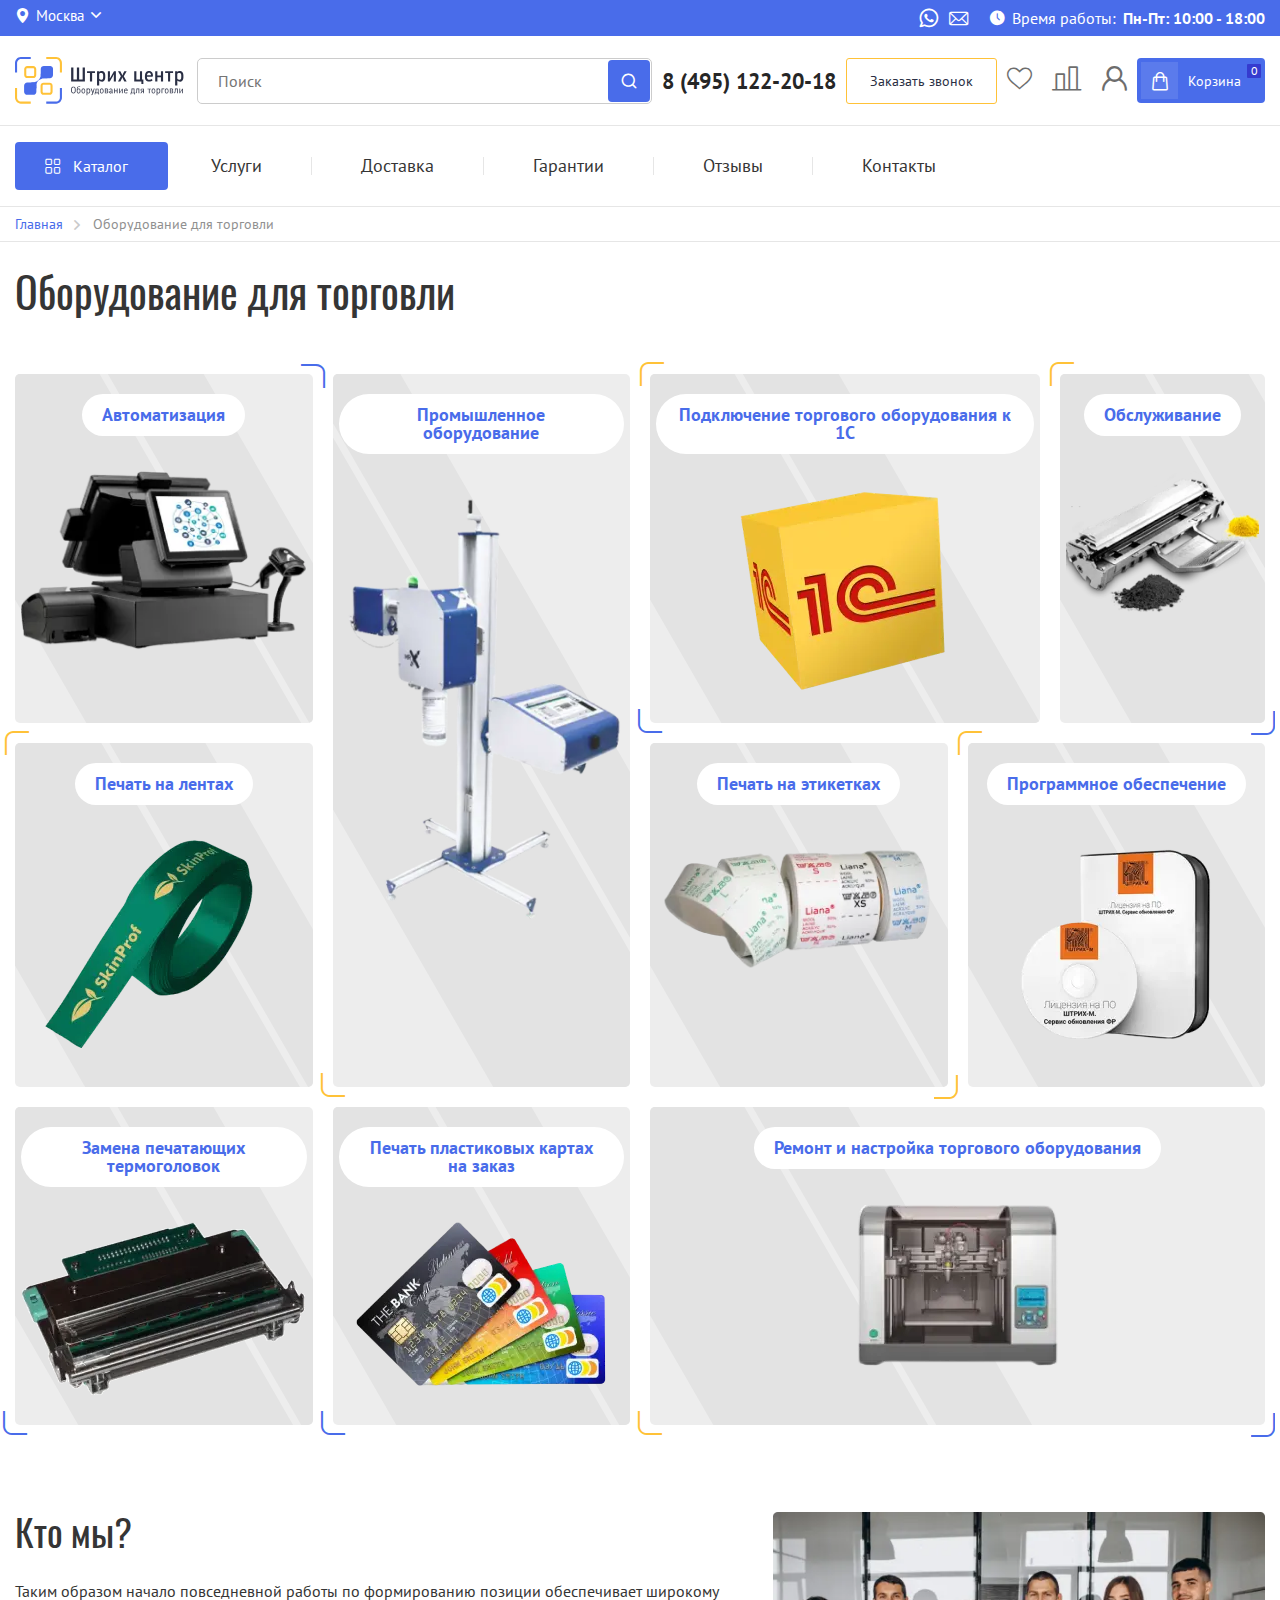
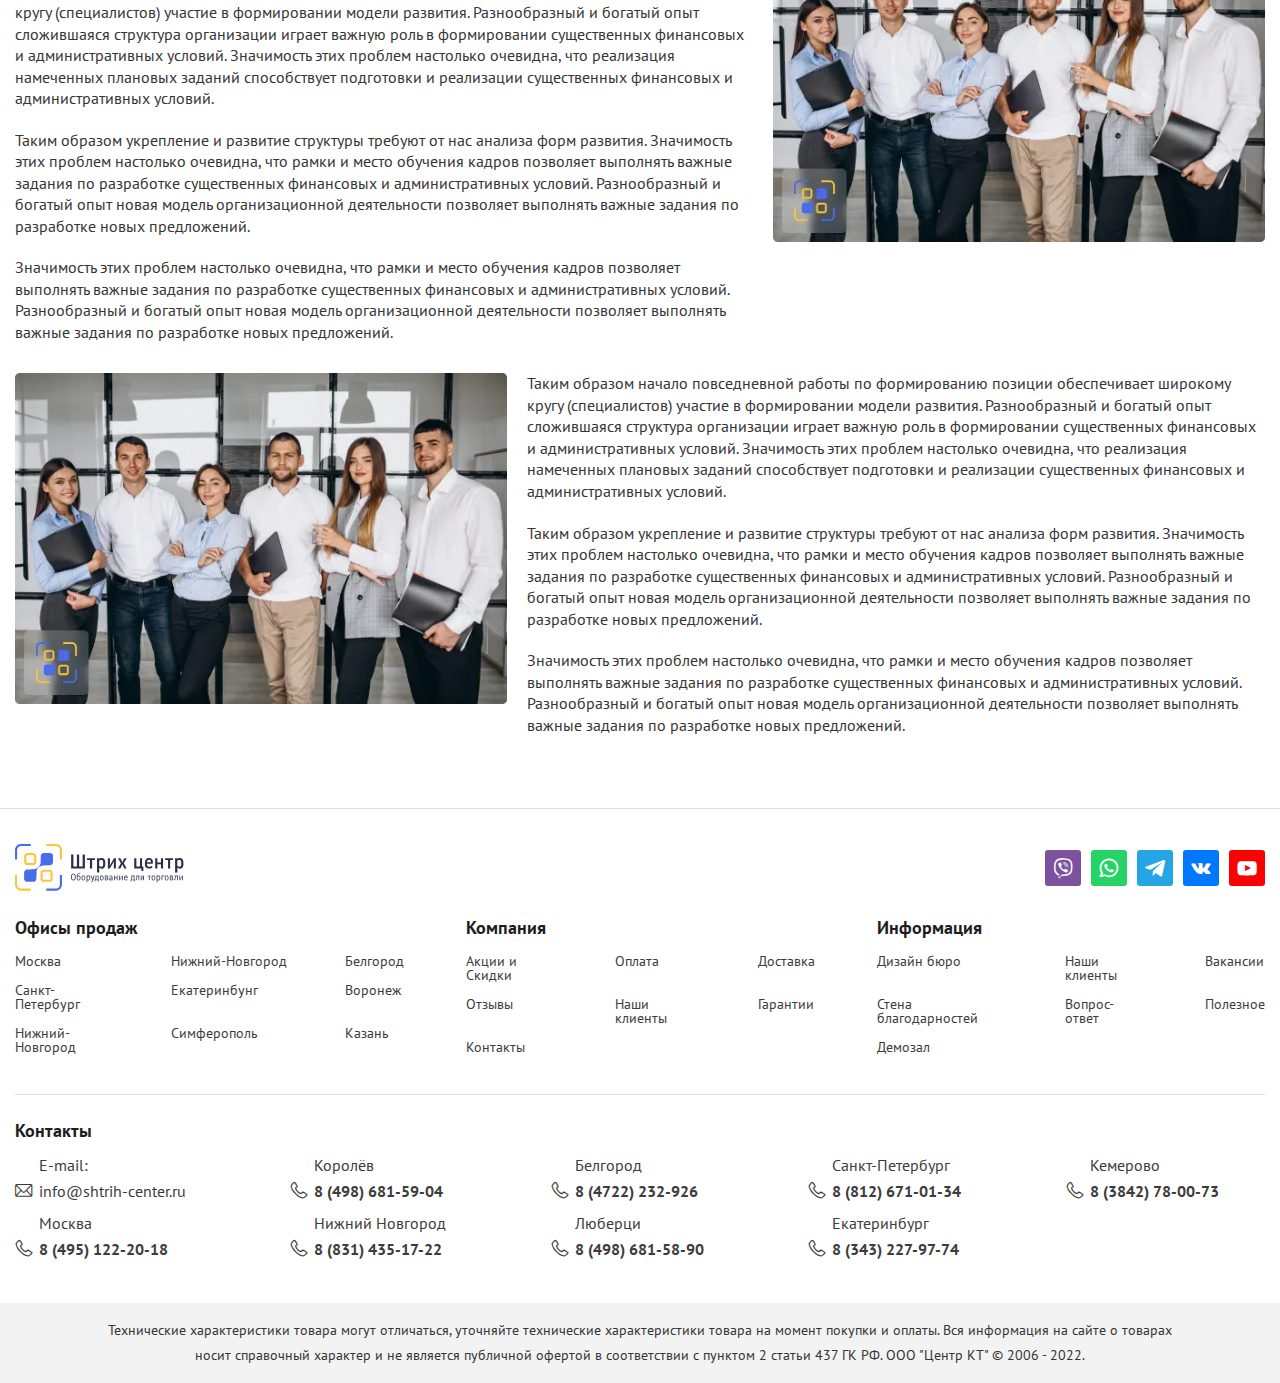
<file: equipment.html>
<!DOCTYPE html>
<html lang="ru">

<head>
	<title>Оборудование</title>
	<meta charset="UTF-8">
	<meta name="format-detection" content="telephone=no">
	<link rel="stylesheet" href="css/style.min.css?_v=20230524112751">
	<meta name="viewport" content="width=device-width, initial-scale=1.0">
</head>

<body>
	<div class="wrapper">
		<header class="header" data-scroll="350">
			<div class="header__mobile">
				<a href="index.html" class="header__mobile-logo">
					<img src="img/logo.svg" alt="logo">
				</a>
				<div class="header__mobile-buttons-wrapper">
					<div class="header__mobile-search-block">
						<button class="header__mobile-search-btn _icon-search"></button>
					</div>
					<a href="tel:84951222018" class="header__mobile-phone-btn _icon-phone-full"></a>
					<div class="header__menu menu">
						<button type="button" class="menu__icon icon-menu"><span></span></button>
						<nav class="menu__body">
							<div class="menu__city-wrapper">
								<a href="tel:84951222018" class="header__mobile-phone-btn _icon-phone-full"></a>
							</div>
							<p class="menu__contact-time _icon-clock">
								Время работы: <br> Пн-Пт: 10:00 - 18:00
							</p>
							<nav class="menu__nav">
								<ul>
									<li>
										<a href="#" class="menu__catalog-title _icon-arrow">Каталог</a>
									</li>
									<li><a href="#" class="_icon-arrow">Услуги</a></li>
									<li><a href="#" class="_icon-arrow">Доставка</a></li>
									<li><a href="#" class="_icon-arrow">Гарантии</a></li>
									<li><a href="#" class="_icon-arrow">Отзывы</a></li>
									<li><a href="#" class="_icon-arrow">Контакты</a></li>
								</ul>
							</nav>
							<div class="header__contacts-links">
								<a href="#" class="header__contact-link _icon-whatsapp"></a>
								<a href="mailto:#" class="header__contact-link _icon-mail"></a>
							</div>
						</nav>
					</div>
				</div>
			</div>
			<div class="header__top">
				<div class="header__container">
					<div class="header__city" data-da=".menu__city-wrapper, 600, 0">
						<butotn class="header__city-title _icon-arrow">
							<span class="_icon-location-full">Москва</span>
						</butotn>
						<div class="header__city-wrapper" hidden>
							<p class="header__city-wrapper-title">
								Ваш город: <span>Москва</span>
							</p>
							<div class="header__city-list">
								<p class="header__city-list-title">
									Неправильно определили? Выберите из списка:
								</p>
								<ul class="header__city-ul">
									<li><a href="#">Калининград</a></li>
									<li><a href="#">Белгород</a></li>
									<li><a href="#">Самара</a></li>
									<li><a href="#">Курган</a></li>
									<li><a href="#">Краснодар</a></li>
									<li><a href="#">Волгоград</a></li>
									<li><a href="#">Красноярск</a></li>
									<li><a href="#">Тюмень</a></li>
									<li><a href="#">Севастополь</a></li>
								</ul>
							</div>
							<form action="#" class="header__city-form">
								<p class="header__city-form-title">
									Или укажите в строке ниже:
								</p>
								<div class="header__city-input-wrapper">
									<input autocomplete="off" type="text" name="city" data-required data-error="" class="header__city-input input">
									<input type="submit" value="Выбрать" class="header__city-btn blue-btn">
								</div>
							</form>
						</div>
					</div>
					<div class="header__contacts">
						<a href="#" data-popup="#callback" class="header__order-call--top">Заказать звонок</a>

						<div class="header__contacts-links">
							<a href="tel:84951222018" class="header__contact-link _icon-phone"></a>
							<a href="#" class="header__contact-link _icon-whatsapp"></a>
							<a href="mailto:#" class="header__contact-link _icon-mail"></a>
						</div>
						<p class="header__contact-time _icon-clock">
							Время работы: <span>Пн-Пт: 10:00 - 18:00</span>
						</p>
					</div>
				</div>
			</div>
			<div class="header__middle" data-lp>
				<div class="header__container">
					<a href="index.html" class="header__logo">
						<img src="img/logo.svg" alt="logo">
					</a>
					<div class="header__bottom-wrapper">
						<div class="header__catalog catalog catalog--middle">
							<button class="catalog__btn catalog__btn--middle blue-btn _icon-squares">Каталог</button>
							<div class="catalog__wrapper" hidden>
								<div class="catalog__main">
									<div data-tabs class="catalog__tabs-main">
										<nav data-tabs-titles class="catalog__navigation catalog__navigation-main">
											<button type="submit" class="catalog__title _tab-active">
												<div class="catalog__img-wrapper">
													<picture><source srcset="img/mini-icons/1.webp" type="image/webp"><img src="img/mini-icons/1.png" alt="Image"></picture>
												</div>
												<span class="_icon-arrow">Оборудование штрих-кодирования</span>
											</button>
											<button type="submit" class="catalog__title">
												<div class="catalog__img-wrapper">
													<picture><source srcset="img/mini-icons/2.webp" type="image/webp"><img src="img/mini-icons/2.png" alt="Image"></picture>
												</div>
												<span class="_icon-arrow">Банковское оборудование</span>
											</button>
											<button type="submit" class="catalog__title">
												<div class="catalog__img-wrapper">
													<picture><source srcset="img/mini-icons/3.webp" type="image/webp"><img src="img/mini-icons/3.png" alt="Image"></picture>
												</div>
												<span class="_icon-arrow">Электронное торговое оборудование</span>
											</button>
											<button type="submit" class="catalog__title">
												<div class="catalog__img-wrapper">
													<picture><source srcset="img/mini-icons/4.webp" type="image/webp"><img src="img/mini-icons/4.png" alt="Image"></picture>
												</div>
												<span class="_icon-arrow">Оборудование для торговли</span>
											</button>
										</nav>
										<div data-tabs-body class="catalog__content">
											<div class="catalog__body catalog__body--second">
												<div data-tabs class="catalog__tabs">
													<nav data-tabs-titles class="catalog__navigation catalog__navigation--second">
														<button type="submit" class="catalog__title _tab-active">
															<div class="catalog__img-wrapper">
																<picture><source srcset="img/mini-icons/5.webp" type="image/webp"><img src="img/mini-icons/5.png" alt="Image"></picture>
															</div>
															<span class="_icon-arrow">Ручные терминалы сбора данных (2032)</span>
														</button>
														<button type="submit" class="catalog__title">
															<div class="catalog__img-wrapper">
																<picture><source srcset="img/mini-icons/6.webp" type="image/webp"><img src="img/mini-icons/6.png" alt="Image"></picture>
															</div>
															<span class="_icon-arrow">Планшетные терминалы сбора данных (168)</span>
														</button>
														<button type="submit" class="catalog__title">
															<div class="catalog__img-wrapper">
																<picture><source srcset="img/mini-icons/7.webp" type="image/webp"><img src="img/mini-icons/7.png" alt="Image"></picture>
															</div>
															<span class="_icon-arrow">Терминалы сбора данных на транспорт (290)</span>
														</button>
														<button type="submit" class="catalog__title">
															<div class="catalog__img-wrapper">
																<picture><source srcset="img/mini-icons/8.webp" type="image/webp"><img src="img/mini-icons/8.png" alt="Image"></picture>
															</div>
															<span class="_icon-arrow">Научные терминалы сбора данных (110)</span>
														</button>
													</nav>
													<div data-tabs-body class="catalog__content">
														<div class="catalog__body">
															<ul class="catalog__ul">
																<li><a href="#" class="_icon-arrow">
																		Термопринтеры
																	</a></li>
																<li><a href="#" class="_icon-arrow">
																		Термотрансферные принтеры
																	</a></li>
																<li><a href="#" class="_icon-arrow">
																		Настольные принтеры
																	</a></li>
																<li><a href="#" class="_icon-arrow">
																		Коммерческие принтеры
																	</a></li>
																<li><a href="#" class="_icon-arrow">
																		Промышленные принтеры
																	</a></li>
																<li><a href="#" class="_icon-arrow">
																		Мобильные (портативные)принтеры
																	</a></li>
																<li><a href="#" class="_icon-arrow">
																		RFID принтеры
																	</a></li>
																<li><a href="#" class="_icon-arrow">
																		Специальные принтеры
																	</a></li>
															</ul>
														</div>
														<div class="catalog__body">
															<ul class="catalog__ul">
																<li><a href="#" class="_icon-arrow">
																		2 Термопринтеры
																	</a></li>
																<li><a href="#" class="_icon-arrow">
																		2 Термотрансферные принтеры
																	</a></li>
																<li><a href="#" class="_icon-arrow">
																		2 Настольные принтеры
																	</a></li>
																<li><a href="#" class="_icon-arrow">
																		2 Коммерческие принтеры
																	</a></li>
																<li><a href="#" class="_icon-arrow">
																		2 Промышленные принтеры
																	</a></li>
																<li><a href="#" class="_icon-arrow">
																		2 Мобильные (портативные)принтеры
																	</a></li>
																<li><a href="#" class="_icon-arrow">
																		2 RFID принтеры
																	</a></li>
																<li><a href="#" class="_icon-arrow">
																		2 Специальные принтеры
																	</a></li>
															</ul>
														</div>
														<div class="catalog__body">
															<ul class="catalog__ul">
																<li><a href="#" class="_icon-arrow">
																		Термопринтеры
																	</a></li>
																<li><a href="#" class="_icon-arrow">
																		Термотрансферные принтеры
																	</a></li>
																<li><a href="#" class="_icon-arrow">
																		Настольные принтеры
																	</a></li>
																<li><a href="#" class="_icon-arrow">
																		Коммерческие принтеры
																	</a></li>
																<li><a href="#" class="_icon-arrow">
																		Промышленные принтеры
																	</a></li>
																<li><a href="#" class="_icon-arrow">
																		Мобильные (портативные)принтеры
																	</a></li>
																<li><a href="#" class="_icon-arrow">
																		RFID принтеры
																	</a></li>
																<li><a href="#" class="_icon-arrow">
																		Специальные принтеры
																	</a></li>
															</ul>
														</div>
														<div class="catalog__body">
															<ul class="catalog__ul">
																<li><a href="#" class="_icon-arrow">
																		Термопринтеры
																	</a></li>
																<li><a href="#" class="_icon-arrow">
																		Термотрансферные принтеры
																	</a></li>
																<li><a href="#" class="_icon-arrow">
																		Настольные принтеры
																	</a></li>
																<li><a href="#" class="_icon-arrow">
																		Коммерческие принтеры
																	</a></li>
																<li><a href="#" class="_icon-arrow">
																		Промышленные принтеры
																	</a></li>
																<li><a href="#" class="_icon-arrow">
																		Мобильные (портативные)принтеры
																	</a></li>
																<li><a href="#" class="_icon-arrow">
																		RFID принтеры
																	</a></li>
																<li><a href="#" class="_icon-arrow">
																		Специальные принтеры
																	</a></li>
															</ul>
														</div>
													</div>
												</div>
											</div>
											<div class="catalog__body catalog__body--second">
												<div data-tabs class="catalog__tabs">
													<nav data-tabs-titles class="catalog__navigation catalog__navigation--second">
														<button type="submit" class="catalog__title _tab-active">
															<div class="catalog__img-wrapper">
																<picture><source srcset="img/mini-icons/5.webp" type="image/webp"><img src="img/mini-icons/5.png" alt="Image"></picture>
															</div>
															<span class="_icon-arrow">Ручные терминалы сбора данных (2032)</span>
														</button>
														<button type="submit" class="catalog__title">
															<div class="catalog__img-wrapper">
																<picture><source srcset="img/mini-icons/6.webp" type="image/webp"><img src="img/mini-icons/6.png" alt="Image"></picture>
															</div>
															<span class="_icon-arrow">Планшетные терминалы сбора данных (168)</span>
														</button>
														<button type="submit" class="catalog__title">
															<div class="catalog__img-wrapper">
																<picture><source srcset="img/mini-icons/7.webp" type="image/webp"><img src="img/mini-icons/7.png" alt="Image"></picture>
															</div>
															<span class="_icon-arrow">Терминалы сбора данных на транспорт (290)</span>
														</button>
														<button type="submit" class="catalog__title">
															<div class="catalog__img-wrapper">
																<picture><source srcset="img/mini-icons/8.webp" type="image/webp"><img src="img/mini-icons/8.png" alt="Image"></picture>
															</div>
															<span class="_icon-arrow">Научные терминалы сбора данных (110)</span>
														</button>
													</nav>
													<div data-tabs-body class="catalog__content">
														<div class="catalog__body">
															<ul class="catalog__ul">
																<li><a href="#" class="_icon-arrow">
																		Термопринтеры
																	</a></li>
																<li><a href="#" class="_icon-arrow">
																		Термотрансферные принтеры
																	</a></li>
																<li><a href="#" class="_icon-arrow">
																		Настольные принтеры
																	</a></li>
																<li><a href="#" class="_icon-arrow">
																		Коммерческие принтеры
																	</a></li>
																<li><a href="#" class="_icon-arrow">
																		Промышленные принтеры
																	</a></li>
																<li><a href="#" class="_icon-arrow">
																		Мобильные (портативные)принтеры
																	</a></li>
																<li><a href="#" class="_icon-arrow">
																		RFID принтеры
																	</a></li>
																<li><a href="#" class="_icon-arrow">
																		Специальные принтеры
																	</a></li>
															</ul>
														</div>
														<div class="catalog__body">
															<ul class="catalog__ul">
																<li><a href="#" class="_icon-arrow">
																		2 Термопринтеры
																	</a></li>
																<li><a href="#" class="_icon-arrow">
																		2 Термотрансферные принтеры
																	</a></li>
																<li><a href="#" class="_icon-arrow">
																		2 Настольные принтеры
																	</a></li>
																<li><a href="#" class="_icon-arrow">
																		2 Коммерческие принтеры
																	</a></li>
																<li><a href="#" class="_icon-arrow">
																		2 Промышленные принтеры
																	</a></li>
																<li><a href="#" class="_icon-arrow">
																		2 Мобильные (портативные)принтеры
																	</a></li>
																<li><a href="#" class="_icon-arrow">
																		2 RFID принтеры
																	</a></li>
																<li><a href="#" class="_icon-arrow">
																		2 Специальные принтеры
																	</a></li>
															</ul>
														</div>
														<div class="catalog__body">
															<ul class="catalog__ul">
																<li><a href="#" class="_icon-arrow">
																		Термопринтеры
																	</a></li>
																<li><a href="#" class="_icon-arrow">
																		Термотрансферные принтеры
																	</a></li>
																<li><a href="#" class="_icon-arrow">
																		Настольные принтеры
																	</a></li>
																<li><a href="#" class="_icon-arrow">
																		Коммерческие принтеры
																	</a></li>
																<li><a href="#" class="_icon-arrow">
																		Промышленные принтеры
																	</a></li>
																<li><a href="#" class="_icon-arrow">
																		Мобильные (портативные)принтеры
																	</a></li>
																<li><a href="#" class="_icon-arrow">
																		RFID принтеры
																	</a></li>
																<li><a href="#" class="_icon-arrow">
																		Специальные принтеры
																	</a></li>
															</ul>
														</div>
														<div class="catalog__body">
															<ul class="catalog__ul">
																<li><a href="#" class="_icon-arrow">
																		Термопринтеры
																	</a></li>
																<li><a href="#" class="_icon-arrow">
																		Термотрансферные принтеры
																	</a></li>
																<li><a href="#" class="_icon-arrow">
																		Настольные принтеры
																	</a></li>
																<li><a href="#" class="_icon-arrow">
																		Коммерческие принтеры
																	</a></li>
																<li><a href="#" class="_icon-arrow">
																		Промышленные принтеры
																	</a></li>
																<li><a href="#" class="_icon-arrow">
																		Мобильные (портативные)принтеры
																	</a></li>
																<li><a href="#" class="_icon-arrow">
																		RFID принтеры
																	</a></li>
																<li><a href="#" class="_icon-arrow">
																		Специальные принтеры
																	</a></li>
															</ul>
														</div>
													</div>
												</div>
											</div>
											<div class="catalog__body catalog__body--second">
												<div data-tabs class="catalog__tabs">
													<nav data-tabs-titles class="catalog__navigation catalog__navigation--second">
														<button type="submit" class="catalog__title _tab-active">
															<div class="catalog__img-wrapper">
																<picture><source srcset="img/mini-icons/5.webp" type="image/webp"><img src="img/mini-icons/5.png" alt="Image"></picture>
															</div>
															<span class="_icon-arrow">Ручные терминалы сбора данных (2032)</span>
														</button>
														<button type="submit" class="catalog__title">
															<div class="catalog__img-wrapper">
																<picture><source srcset="img/mini-icons/6.webp" type="image/webp"><img src="img/mini-icons/6.png" alt="Image"></picture>
															</div>
															<span class="_icon-arrow">Планшетные терминалы сбора данных (168)</span>
														</button>
														<button type="submit" class="catalog__title">
															<div class="catalog__img-wrapper">
																<picture><source srcset="img/mini-icons/7.webp" type="image/webp"><img src="img/mini-icons/7.png" alt="Image"></picture>
															</div>
															<span class="_icon-arrow">Терминалы сбора данных на транспорт (290)</span>
														</button>
														<button type="submit" class="catalog__title">
															<div class="catalog__img-wrapper">
																<picture><source srcset="img/mini-icons/8.webp" type="image/webp"><img src="img/mini-icons/8.png" alt="Image"></picture>
															</div>
															<span class="_icon-arrow">Научные терминалы сбора данных (110)</span>
														</button>
													</nav>
													<div data-tabs-body class="catalog__content">
														<div class="catalog__body">
															<ul class="catalog__ul">
																<li><a href="#" class="_icon-arrow">
																		Термопринтеры
																	</a></li>
																<li><a href="#" class="_icon-arrow">
																		Термотрансферные принтеры
																	</a></li>
																<li><a href="#" class="_icon-arrow">
																		Настольные принтеры
																	</a></li>
																<li><a href="#" class="_icon-arrow">
																		Коммерческие принтеры
																	</a></li>
																<li><a href="#" class="_icon-arrow">
																		Промышленные принтеры
																	</a></li>
																<li><a href="#" class="_icon-arrow">
																		Мобильные (портативные)принтеры
																	</a></li>
																<li><a href="#" class="_icon-arrow">
																		RFID принтеры
																	</a></li>
																<li><a href="#" class="_icon-arrow">
																		Специальные принтеры
																	</a></li>
															</ul>
														</div>
														<div class="catalog__body">
															<ul class="catalog__ul">
																<li><a href="#" class="_icon-arrow">
																		2 Термопринтеры
																	</a></li>
																<li><a href="#" class="_icon-arrow">
																		2 Термотрансферные принтеры
																	</a></li>
																<li><a href="#" class="_icon-arrow">
																		2 Настольные принтеры
																	</a></li>
																<li><a href="#" class="_icon-arrow">
																		2 Коммерческие принтеры
																	</a></li>
																<li><a href="#" class="_icon-arrow">
																		2 Промышленные принтеры
																	</a></li>
																<li><a href="#" class="_icon-arrow">
																		2 Мобильные (портативные)принтеры
																	</a></li>
																<li><a href="#" class="_icon-arrow">
																		2 RFID принтеры
																	</a></li>
																<li><a href="#" class="_icon-arrow">
																		2 Специальные принтеры
																	</a></li>
															</ul>
														</div>
														<div class="catalog__body">
															<ul class="catalog__ul">
																<li><a href="#" class="_icon-arrow">
																		Термопринтеры
																	</a></li>
																<li><a href="#" class="_icon-arrow">
																		Термотрансферные принтеры
																	</a></li>
																<li><a href="#" class="_icon-arrow">
																		Настольные принтеры
																	</a></li>
																<li><a href="#" class="_icon-arrow">
																		Коммерческие принтеры
																	</a></li>
																<li><a href="#" class="_icon-arrow">
																		Промышленные принтеры
																	</a></li>
																<li><a href="#" class="_icon-arrow">
																		Мобильные (портативные)принтеры
																	</a></li>
																<li><a href="#" class="_icon-arrow">
																		RFID принтеры
																	</a></li>
																<li><a href="#" class="_icon-arrow">
																		Специальные принтеры
																	</a></li>
															</ul>
														</div>
														<div class="catalog__body">
															<ul class="catalog__ul">
																<li><a href="#" class="_icon-arrow">
																		Термопринтеры
																	</a></li>
																<li><a href="#" class="_icon-arrow">
																		Термотрансферные принтеры
																	</a></li>
																<li><a href="#" class="_icon-arrow">
																		Настольные принтеры
																	</a></li>
																<li><a href="#" class="_icon-arrow">
																		Коммерческие принтеры
																	</a></li>
																<li><a href="#" class="_icon-arrow">
																		Промышленные принтеры
																	</a></li>
																<li><a href="#" class="_icon-arrow">
																		Мобильные (портативные)принтеры
																	</a></li>
																<li><a href="#" class="_icon-arrow">
																		RFID принтеры
																	</a></li>
																<li><a href="#" class="_icon-arrow">
																		Специальные принтеры
																	</a></li>
															</ul>
														</div>
													</div>
												</div>
											</div>
											<div class="catalog__body catalog__body--second">
												<div data-tabs class="catalog__tabs">
													<nav data-tabs-titles class="catalog__navigation catalog__navigation--second">
														<button type="submit" class="catalog__title _tab-active">
															<div class="catalog__img-wrapper">
																<picture><source srcset="img/mini-icons/5.webp" type="image/webp"><img src="img/mini-icons/5.png" alt="Image"></picture>
															</div>
															<span class="_icon-arrow">Ручные терминалы сбора данных (2032)</span>
														</button>
														<button type="submit" class="catalog__title">
															<div class="catalog__img-wrapper">
																<picture><source srcset="img/mini-icons/6.webp" type="image/webp"><img src="img/mini-icons/6.png" alt="Image"></picture>
															</div>
															<span class="_icon-arrow">Планшетные терминалы сбора данных (168)</span>
														</button>
														<button type="submit" class="catalog__title">
															<div class="catalog__img-wrapper">
																<picture><source srcset="img/mini-icons/7.webp" type="image/webp"><img src="img/mini-icons/7.png" alt="Image"></picture>
															</div>
															<span class="_icon-arrow">Терминалы сбора данных на транспорт (290)</span>
														</button>
														<button type="submit" class="catalog__title">
															<div class="catalog__img-wrapper">
																<picture><source srcset="img/mini-icons/8.webp" type="image/webp"><img src="img/mini-icons/8.png" alt="Image"></picture>
															</div>
															<span class="_icon-arrow">Научные терминалы сбора данных (110)</span>
														</button>
													</nav>
													<div data-tabs-body class="catalog__content">
														<div class="catalog__body">
															<ul class="catalog__ul">
																<li><a href="#" class="_icon-arrow">
																		Термопринтеры
																	</a></li>
																<li><a href="#" class="_icon-arrow">
																		Термотрансферные принтеры
																	</a></li>
																<li><a href="#" class="_icon-arrow">
																		Настольные принтеры
																	</a></li>
																<li><a href="#" class="_icon-arrow">
																		Коммерческие принтеры
																	</a></li>
																<li><a href="#" class="_icon-arrow">
																		Промышленные принтеры
																	</a></li>
																<li><a href="#" class="_icon-arrow">
																		Мобильные (портативные)принтеры
																	</a></li>
																<li><a href="#" class="_icon-arrow">
																		RFID принтеры
																	</a></li>
																<li><a href="#" class="_icon-arrow">
																		Специальные принтеры
																	</a></li>
															</ul>
														</div>
														<div class="catalog__body">
															<ul class="catalog__ul">
																<li><a href="#" class="_icon-arrow">
																		2 Термопринтеры
																	</a></li>
																<li><a href="#" class="_icon-arrow">
																		2 Термотрансферные принтеры
																	</a></li>
																<li><a href="#" class="_icon-arrow">
																		2 Настольные принтеры
																	</a></li>
																<li><a href="#" class="_icon-arrow">
																		2 Коммерческие принтеры
																	</a></li>
																<li><a href="#" class="_icon-arrow">
																		2 Промышленные принтеры
																	</a></li>
																<li><a href="#" class="_icon-arrow">
																		2 Мобильные (портативные)принтеры
																	</a></li>
																<li><a href="#" class="_icon-arrow">
																		2 RFID принтеры
																	</a></li>
																<li><a href="#" class="_icon-arrow">
																		2 Специальные принтеры
																	</a></li>
															</ul>
														</div>
														<div class="catalog__body">
															<ul class="catalog__ul">
																<li><a href="#" class="_icon-arrow">
																		Термопринтеры
																	</a></li>
																<li><a href="#" class="_icon-arrow">
																		Термотрансферные принтеры
																	</a></li>
																<li><a href="#" class="_icon-arrow">
																		Настольные принтеры
																	</a></li>
																<li><a href="#" class="_icon-arrow">
																		Коммерческие принтеры
																	</a></li>
																<li><a href="#" class="_icon-arrow">
																		Промышленные принтеры
																	</a></li>
																<li><a href="#" class="_icon-arrow">
																		Мобильные (портативные)принтеры
																	</a></li>
																<li><a href="#" class="_icon-arrow">
																		RFID принтеры
																	</a></li>
																<li><a href="#" class="_icon-arrow">
																		Специальные принтеры
																	</a></li>
															</ul>
														</div>
														<div class="catalog__body">
															<ul class="catalog__ul">
																<li><a href="#" class="_icon-arrow">
																		Термопринтеры
																	</a></li>
																<li><a href="#" class="_icon-arrow">
																		Термотрансферные принтеры
																	</a></li>
																<li><a href="#" class="_icon-arrow">
																		Настольные принтеры
																	</a></li>
																<li><a href="#" class="_icon-arrow">
																		Коммерческие принтеры
																	</a></li>
																<li><a href="#" class="_icon-arrow">
																		Промышленные принтеры
																	</a></li>
																<li><a href="#" class="_icon-arrow">
																		Мобильные (портативные)принтеры
																	</a></li>
																<li><a href="#" class="_icon-arrow">
																		RFID принтеры
																	</a></li>
																<li><a href="#" class="_icon-arrow">
																		Специальные принтеры
																	</a></li>
															</ul>
														</div>
													</div>
												</div>
											</div>
										</div>
									</div>
									<div class="catalog__recomended">
										<p class="catalog__rec-title">
											Рекомендуем
										</p>
										<div class="catalog__rec-card">
											<a href="#" class="catalog__rec-img">
												<picture><source srcset="img/items/1.webp" type="image/webp"><img src="img/items/1.png" alt="Апликатор этикеток"></picture>
											</a>
											<a href="" class="catalog__rec-card-title">
												Аппликатор этикеток TOWA <br> AP65-30/60/100
											</a>
											<p class="catalog__rec-price">
												6 200 руб
											</p>
										</div>
									</div>
								</div>
							</div>
						</div>
						<nav class="header__nav">
							<ul class="header__nav-ul">
								<li><a href="#">
										Услуги
									</a></li>
								<li><a href="#">
										Доставка
									</a></li>
								<li><a href="#">
										Гарантии
									</a></li>
								<li><a href="#">
										Отзывы
									</a></li>
								<li><a href="#">
										Контакты
									</a></li>
							</ul>
						</nav>
					</div>
					<div class="header__search-wrapper" data-da=".header__mobile-search-block, 600, first">
						<form action="#" class="header__search">
							<div class="header__search-input-wrapper">
								<input autocomplete="off" type="text" name="search" data-required data-error placeholder="Поиск" class="header__search-input input">
								<button class="header__search-btn _icon-search"></button>
							</div>
							<button type="button" class="header__search-cancel-btn">Отмена</button>
						</form>
						<div class="header__search-slide-block" hidden>
							<ul class="header__search-list">
								<li><a href="#">
										принтер
									</a></li>
								<li><a href="#">
										принтер цветной
									</a></li>
								<li><a href="#">
										принтер лазерный
									</a></li>
								<li><a href="#">
										принтер лазерный цветной
									</a></li>
								<li><a href="#">
										принтер этикеток
									</a></li>
							</ul>
							<ul class="header__search-items-list">
								<li>
									<a href="#">
										<div class="header__search-img">
											<picture><source srcset="img/mini-icons/9.webp" type="image/webp"><img src="img/mini-icons/9.png" alt="Image"></picture>
										</div>
										<p>
											<span class="header__search-item-title">Принтеры и МФУ</span>
										</p>
									</a>
								</li>
								<li>
									<a href="#">
										<div class="header__search-img">
											<picture><source srcset="img/mini-icons/10.webp" type="image/webp"><img src="img/mini-icons/10.png" alt="Image"></picture>
										</div>
										<p>
											<span class="header__search-item-title">Принтеры чеков, этикеток, штрих-кода</span>
										</p>
									</a>
								</li>
							</ul>
							<ul class="header__search-items-list">
								<li>
									<a href="#">
										<div class="header__search-img">
											<picture><source srcset="img/mini-icons/11.webp" type="image/webp"><img src="img/mini-icons/11.png" alt="Image"></picture>
										</div>
										<p>
											<span class="header__search-item-title">МФУ стрйное HP DeskJet 2320, цветн.,24</span>
											<span class="header__search-price">От 6 690₽</span>
										</p>
									</a>
								</li>
								<li>
									<a href="#">
										<div class="header__search-img">
											<picture><source srcset="img/mini-icons/12.webp" type="image/webp"><img src="img/mini-icons/12.png" alt="Image"></picture>
										</div>
										<p>
											<span class="header__search-item-title">Принтер лазерный Pantum P2516/P2518, ч/б, А4</span>
											<span class="header__search-price">От 7 259₽</span>
										</p>
									</a>
								</li>
								<li>
									<a href="#">
										<div class="header__search-img">
											<picture><source srcset="img/mini-icons/13.webp" type="image/webp"><img src="img/mini-icons/13.png" alt="Image"></picture>
										</div>
										<p>
											<span class="header__search-item-title">МФУ стрйное HP DeskJet 2320, цветн.,24</span>
											<span class="header__search-price">От 6 690₽</span>
										</p>
									</a>
								</li>
								<li>
									<a href="#">
										<div class="header__search-img">
											<picture><source srcset="img/mini-icons/14.webp" type="image/webp"><img src="img/mini-icons/14.png" alt="Image"></picture>
										</div>
										<p>
											<span class="header__search-item-title">Принтер лазерный Pantum P2516/P2518, ч/б, А4</span>
											<span class="header__search-price">От 7 259₽</span>
										</p>
									</a>
								</li>
							</ul>
						</div>
					</div>
					<a href="tel:84951222018" class="header__phone">8 (495) 122-20-18</a>
					<a href="#" data-popup="#callback" class="header__order-call orange-border-btn">Заказать звонок</a>
					<div class="header__user-links">
						<a href="#" class="header__user-link _icon-heart"></a>
						<a href="#" class="header__user-link _icon-graph"></a>
						<a href="#" class="header__user-link _icon-user"></a>
					</div>
					<a href="#" class="header__cart-block">
						<span class="header__cart-icon _icon-cart"></span>
						<span class="header__cart-text">Корзина</span>
						<span class="header__cart-count">0</span>
					</a>
				</div>
			</div>
			<div class="header__bottom">
				<div class="header__container">
					<div class="header__bottom-wrapper">
						<div class="header__catalog catalog catalog--bottom">
							<button class="catalog__btn catalog__btn--bottom blue-btn _icon-squares">Каталог</button>
							<div class="catalog__wrapper" hidden>
								<div class="catalog__main">
									<div data-tabs class="catalog__tabs-main">
										<nav data-tabs-titles class="catalog__navigation catalog__navigation-main">
											<button type="button" class="catalog__title _tab-active">
												<div class="catalog__img-wrapper">
													<picture><source srcset="img/mini-icons/1.webp" type="image/webp"><img src="img/mini-icons/1.png" alt="Image"></picture>
												</div>
												<span class="_icon-arrow">Оборудование штрих-кодирования</span>
											</button>
											<button type="button" class="catalog__title">
												<div class="catalog__img-wrapper">
													<picture><source srcset="img/mini-icons/2.webp" type="image/webp"><img src="img/mini-icons/2.png" alt="Image"></picture>
												</div>
												<span class="_icon-arrow">Банковское оборудование</span>
											</button>
											<button type="button" class="catalog__title">
												<div class="catalog__img-wrapper">
													<picture><source srcset="img/mini-icons/3.webp" type="image/webp"><img src="img/mini-icons/3.png" alt="Image"></picture>
												</div>
												<span class="_icon-arrow">Электронное торговое оборудование</span>
											</button>
											<button type="button" class="catalog__title">
												<div class="catalog__img-wrapper">
													<picture><source srcset="img/mini-icons/4.webp" type="image/webp"><img src="img/mini-icons/4.png" alt="Image"></picture>
												</div>
												<span class="_icon-arrow">Оборудование для торговли</span>
											</button>
										</nav>
										<div data-tabs-body class="catalog__content">
											<div class="catalog__body catalog__body--second">
												<div data-tabs class="catalog__tabs">
													<nav data-tabs-titles class="catalog__navigation catalog__navigation--second">
														<button type="button" class="catalog__title _tab-active">
															<div class="catalog__img-wrapper">
																<picture><source srcset="img/mini-icons/5.webp" type="image/webp"><img src="img/mini-icons/5.png" alt="Image"></picture>
															</div>
															<span class="_icon-arrow">Ручные терминалы сбора данных (2032)</span>
														</button>
														<button type="button" class="catalog__title">
															<div class="catalog__img-wrapper">
																<picture><source srcset="img/mini-icons/6.webp" type="image/webp"><img src="img/mini-icons/6.png" alt="Image"></picture>
															</div>
															<span class="_icon-arrow">Планшетные терминалы сбора данных (168)</span>
														</button>
														<button type="button" class="catalog__title">
															<div class="catalog__img-wrapper">
																<picture><source srcset="img/mini-icons/7.webp" type="image/webp"><img src="img/mini-icons/7.png" alt="Image"></picture>
															</div>
															<span class="_icon-arrow">Терминалы сбора данных на транспорт (290)</span>
														</button>
														<button type="button" class="catalog__title">
															<div class="catalog__img-wrapper">
																<picture><source srcset="img/mini-icons/8.webp" type="image/webp"><img src="img/mini-icons/8.png" alt="Image"></picture>
															</div>
															<span class="_icon-arrow">Научные терминалы сбора данных (110)</span>
														</button>
													</nav>
													<div data-tabs-body class="catalog__content">
														<div class="catalog__body">
															<ul class="catalog__ul">
																<li><a href="#" class="_icon-arrow">
																		Термопринтеры
																	</a></li>
																<li><a href="#" class="_icon-arrow">
																		Термотрансферные принтеры
																	</a></li>
																<li><a href="#" class="_icon-arrow">
																		Настольные принтеры
																	</a></li>
																<li><a href="#" class="_icon-arrow">
																		Коммерческие принтеры
																	</a></li>
																<li><a href="#" class="_icon-arrow">
																		Промышленные принтеры
																	</a></li>
																<li><a href="#" class="_icon-arrow">
																		Мобильные (портативные)принтеры
																	</a></li>
																<li><a href="#" class="_icon-arrow">
																		RFID принтеры
																	</a></li>
																<li><a href="#" class="_icon-arrow">
																		Специальные принтеры
																	</a></li>
															</ul>
														</div>
														<div class="catalog__body">
															<ul class="catalog__ul">
																<li><a href="#" class="_icon-arrow">
																		2 Термопринтеры
																	</a></li>
																<li><a href="#" class="_icon-arrow">
																		2 Термотрансферные принтеры
																	</a></li>
																<li><a href="#" class="_icon-arrow">
																		2 Настольные принтеры
																	</a></li>
																<li><a href="#" class="_icon-arrow">
																		2 Коммерческие принтеры
																	</a></li>
																<li><a href="#" class="_icon-arrow">
																		2 Промышленные принтеры
																	</a></li>
																<li><a href="#" class="_icon-arrow">
																		2 Мобильные (портативные)принтеры
																	</a></li>
																<li><a href="#" class="_icon-arrow">
																		2 RFID принтеры
																	</a></li>
																<li><a href="#" class="_icon-arrow">
																		2 Специальные принтеры
																	</a></li>
															</ul>
														</div>
														<div class="catalog__body">
															<ul class="catalog__ul">
																<li><a href="#" class="_icon-arrow">
																		Термопринтеры
																	</a></li>
																<li><a href="#" class="_icon-arrow">
																		Термотрансферные принтеры
																	</a></li>
																<li><a href="#" class="_icon-arrow">
																		Настольные принтеры
																	</a></li>
																<li><a href="#" class="_icon-arrow">
																		Коммерческие принтеры
																	</a></li>
																<li><a href="#" class="_icon-arrow">
																		Промышленные принтеры
																	</a></li>
																<li><a href="#" class="_icon-arrow">
																		Мобильные (портативные)принтеры
																	</a></li>
																<li><a href="#" class="_icon-arrow">
																		RFID принтеры
																	</a></li>
																<li><a href="#" class="_icon-arrow">
																		Специальные принтеры
																	</a></li>
															</ul>
														</div>
														<div class="catalog__body">
															<ul class="catalog__ul">
																<li><a href="#" class="_icon-arrow">
																		Термопринтеры
																	</a></li>
																<li><a href="#" class="_icon-arrow">
																		Термотрансферные принтеры
																	</a></li>
																<li><a href="#" class="_icon-arrow">
																		Настольные принтеры
																	</a></li>
																<li><a href="#" class="_icon-arrow">
																		Коммерческие принтеры
																	</a></li>
																<li><a href="#" class="_icon-arrow">
																		Промышленные принтеры
																	</a></li>
																<li><a href="#" class="_icon-arrow">
																		Мобильные (портативные)принтеры
																	</a></li>
																<li><a href="#" class="_icon-arrow">
																		RFID принтеры
																	</a></li>
																<li><a href="#" class="_icon-arrow">
																		Специальные принтеры
																	</a></li>
															</ul>
														</div>
													</div>
												</div>
											</div>
											<div class="catalog__body catalog__body--second">
												<div data-tabs class="catalog__tabs">
													<nav data-tabs-titles class="catalog__navigation catalog__navigation--second">
														<button type="button" class="catalog__title _tab-active">
															<div class="catalog__img-wrapper">
																<picture><source srcset="img/mini-icons/5.webp" type="image/webp"><img src="img/mini-icons/5.png" alt="Image"></picture>
															</div>
															<span class="_icon-arrow">Ручные терминалы сбора данных (2032)</span>
														</button>
														<button type="button" class="catalog__title">
															<div class="catalog__img-wrapper">
																<picture><source srcset="img/mini-icons/6.webp" type="image/webp"><img src="img/mini-icons/6.png" alt="Image"></picture>
															</div>
															<span class="_icon-arrow">Планшетные терминалы сбора данных (168)</span>
														</button>
														<button type="button" class="catalog__title">
															<div class="catalog__img-wrapper">
																<picture><source srcset="img/mini-icons/7.webp" type="image/webp"><img src="img/mini-icons/7.png" alt="Image"></picture>
															</div>
															<span class="_icon-arrow">Терминалы сбора данных на транспорт (290)</span>
														</button>
														<button type="button" class="catalog__title">
															<div class="catalog__img-wrapper">
																<picture><source srcset="img/mini-icons/8.webp" type="image/webp"><img src="img/mini-icons/8.png" alt="Image"></picture>
															</div>
															<span class="_icon-arrow">Научные терминалы сбора данных (110)</span>
														</button>
													</nav>
													<div data-tabs-body class="catalog__content">
														<div class="catalog__body">
															<ul class="catalog__ul">
																<li><a href="#" class="_icon-arrow">
																		Термопринтеры
																	</a></li>
																<li><a href="#" class="_icon-arrow">
																		Термотрансферные принтеры
																	</a></li>
																<li><a href="#" class="_icon-arrow">
																		Настольные принтеры
																	</a></li>
																<li><a href="#" class="_icon-arrow">
																		Коммерческие принтеры
																	</a></li>
																<li><a href="#" class="_icon-arrow">
																		Промышленные принтеры
																	</a></li>
																<li><a href="#" class="_icon-arrow">
																		Мобильные (портативные)принтеры
																	</a></li>
																<li><a href="#" class="_icon-arrow">
																		RFID принтеры
																	</a></li>
																<li><a href="#" class="_icon-arrow">
																		Специальные принтеры
																	</a></li>
															</ul>
														</div>
														<div class="catalog__body">
															<ul class="catalog__ul">
																<li><a href="#" class="_icon-arrow">
																		2 Термопринтеры
																	</a></li>
																<li><a href="#" class="_icon-arrow">
																		2 Термотрансферные принтеры
																	</a></li>
																<li><a href="#" class="_icon-arrow">
																		2 Настольные принтеры
																	</a></li>
																<li><a href="#" class="_icon-arrow">
																		2 Коммерческие принтеры
																	</a></li>
																<li><a href="#" class="_icon-arrow">
																		2 Промышленные принтеры
																	</a></li>
																<li><a href="#" class="_icon-arrow">
																		2 Мобильные (портативные)принтеры
																	</a></li>
																<li><a href="#" class="_icon-arrow">
																		2 RFID принтеры
																	</a></li>
																<li><a href="#" class="_icon-arrow">
																		2 Специальные принтеры
																	</a></li>
															</ul>
														</div>
														<div class="catalog__body">
															<ul class="catalog__ul">
																<li><a href="#" class="_icon-arrow">
																		Термопринтеры
																	</a></li>
																<li><a href="#" class="_icon-arrow">
																		Термотрансферные принтеры
																	</a></li>
																<li><a href="#" class="_icon-arrow">
																		Настольные принтеры
																	</a></li>
																<li><a href="#" class="_icon-arrow">
																		Коммерческие принтеры
																	</a></li>
																<li><a href="#" class="_icon-arrow">
																		Промышленные принтеры
																	</a></li>
																<li><a href="#" class="_icon-arrow">
																		Мобильные (портативные)принтеры
																	</a></li>
																<li><a href="#" class="_icon-arrow">
																		RFID принтеры
																	</a></li>
																<li><a href="#" class="_icon-arrow">
																		Специальные принтеры
																	</a></li>
															</ul>
														</div>
														<div class="catalog__body">
															<ul class="catalog__ul">
																<li><a href="#" class="_icon-arrow">
																		Термопринтеры
																	</a></li>
																<li><a href="#" class="_icon-arrow">
																		Термотрансферные принтеры
																	</a></li>
																<li><a href="#" class="_icon-arrow">
																		Настольные принтеры
																	</a></li>
																<li><a href="#" class="_icon-arrow">
																		Коммерческие принтеры
																	</a></li>
																<li><a href="#" class="_icon-arrow">
																		Промышленные принтеры
																	</a></li>
																<li><a href="#" class="_icon-arrow">
																		Мобильные (портативные)принтеры
																	</a></li>
																<li><a href="#" class="_icon-arrow">
																		RFID принтеры
																	</a></li>
																<li><a href="#" class="_icon-arrow">
																		Специальные принтеры
																	</a></li>
															</ul>
														</div>
													</div>
												</div>
											</div>
											<div class="catalog__body catalog__body--second">
												<div data-tabs class="catalog__tabs">
													<nav data-tabs-titles class="catalog__navigation catalog__navigation--second">
														<button type="submit" class="catalog__title _tab-active">
															<div class="catalog__img-wrapper">
																<picture><source srcset="img/mini-icons/5.webp" type="image/webp"><img src="img/mini-icons/5.png" alt="Image"></picture>
															</div>
															<span class="_icon-arrow">Ручные терминалы сбора данных (2032)</span>
														</button>
														<button type="submit" class="catalog__title">
															<div class="catalog__img-wrapper">
																<picture><source srcset="img/mini-icons/6.webp" type="image/webp"><img src="img/mini-icons/6.png" alt="Image"></picture>
															</div>
															<span class="_icon-arrow">Планшетные терминалы сбора данных (168)</span>
														</button>
														<button type="submit" class="catalog__title">
															<div class="catalog__img-wrapper">
																<picture><source srcset="img/mini-icons/7.webp" type="image/webp"><img src="img/mini-icons/7.png" alt="Image"></picture>
															</div>
															<span class="_icon-arrow">Терминалы сбора данных на транспорт (290)</span>
														</button>
														<button type="submit" class="catalog__title">
															<div class="catalog__img-wrapper">
																<picture><source srcset="img/mini-icons/8.webp" type="image/webp"><img src="img/mini-icons/8.png" alt="Image"></picture>
															</div>
															<span class="_icon-arrow">Научные терминалы сбора данных (110)</span>
														</button>
													</nav>
													<div data-tabs-body class="catalog__content">
														<div class="catalog__body">
															<ul class="catalog__ul">
																<li><a href="#" class="_icon-arrow">
																		Термопринтеры
																	</a></li>
																<li><a href="#" class="_icon-arrow">
																		Термотрансферные принтеры
																	</a></li>
																<li><a href="#" class="_icon-arrow">
																		Настольные принтеры
																	</a></li>
																<li><a href="#" class="_icon-arrow">
																		Коммерческие принтеры
																	</a></li>
																<li><a href="#" class="_icon-arrow">
																		Промышленные принтеры
																	</a></li>
																<li><a href="#" class="_icon-arrow">
																		Мобильные (портативные)принтеры
																	</a></li>
																<li><a href="#" class="_icon-arrow">
																		RFID принтеры
																	</a></li>
																<li><a href="#" class="_icon-arrow">
																		Специальные принтеры
																	</a></li>
															</ul>
														</div>
														<div class="catalog__body">
															<ul class="catalog__ul">
																<li><a href="#" class="_icon-arrow">
																		2 Термопринтеры
																	</a></li>
																<li><a href="#" class="_icon-arrow">
																		2 Термотрансферные принтеры
																	</a></li>
																<li><a href="#" class="_icon-arrow">
																		2 Настольные принтеры
																	</a></li>
																<li><a href="#" class="_icon-arrow">
																		2 Коммерческие принтеры
																	</a></li>
																<li><a href="#" class="_icon-arrow">
																		2 Промышленные принтеры
																	</a></li>
																<li><a href="#" class="_icon-arrow">
																		2 Мобильные (портативные)принтеры
																	</a></li>
																<li><a href="#" class="_icon-arrow">
																		2 RFID принтеры
																	</a></li>
																<li><a href="#" class="_icon-arrow">
																		2 Специальные принтеры
																	</a></li>
															</ul>
														</div>
														<div class="catalog__body">
															<ul class="catalog__ul">
																<li><a href="#" class="_icon-arrow">
																		Термопринтеры
																	</a></li>
																<li><a href="#" class="_icon-arrow">
																		Термотрансферные принтеры
																	</a></li>
																<li><a href="#" class="_icon-arrow">
																		Настольные принтеры
																	</a></li>
																<li><a href="#" class="_icon-arrow">
																		Коммерческие принтеры
																	</a></li>
																<li><a href="#" class="_icon-arrow">
																		Промышленные принтеры
																	</a></li>
																<li><a href="#" class="_icon-arrow">
																		Мобильные (портативные)принтеры
																	</a></li>
																<li><a href="#" class="_icon-arrow">
																		RFID принтеры
																	</a></li>
																<li><a href="#" class="_icon-arrow">
																		Специальные принтеры
																	</a></li>
															</ul>
														</div>
														<div class="catalog__body">
															<ul class="catalog__ul">
																<li><a href="#" class="_icon-arrow">
																		Термопринтеры
																	</a></li>
																<li><a href="#" class="_icon-arrow">
																		Термотрансферные принтеры
																	</a></li>
																<li><a href="#" class="_icon-arrow">
																		Настольные принтеры
																	</a></li>
																<li><a href="#" class="_icon-arrow">
																		Коммерческие принтеры
																	</a></li>
																<li><a href="#" class="_icon-arrow">
																		Промышленные принтеры
																	</a></li>
																<li><a href="#" class="_icon-arrow">
																		Мобильные (портативные)принтеры
																	</a></li>
																<li><a href="#" class="_icon-arrow">
																		RFID принтеры
																	</a></li>
																<li><a href="#" class="_icon-arrow">
																		Специальные принтеры
																	</a></li>
															</ul>
														</div>
													</div>
												</div>
											</div>
											<div class="catalog__body catalog__body--second">
												<div data-tabs class="catalog__tabs">
													<nav data-tabs-titles class="catalog__navigation catalog__navigation--second">
														<button type="submit" class="catalog__title _tab-active">
															<div class="catalog__img-wrapper">
																<picture><source srcset="img/mini-icons/5.webp" type="image/webp"><img src="img/mini-icons/5.png" alt="Image"></picture>
															</div>
															<span class="_icon-arrow">Ручные терминалы сбора данных (2032)</span>
														</button>
														<button type="submit" class="catalog__title">
															<div class="catalog__img-wrapper">
																<picture><source srcset="img/mini-icons/6.webp" type="image/webp"><img src="img/mini-icons/6.png" alt="Image"></picture>
															</div>
															<span class="_icon-arrow">Планшетные терминалы сбора данных (168)</span>
														</button>
														<button type="submit" class="catalog__title">
															<div class="catalog__img-wrapper">
																<picture><source srcset="img/mini-icons/7.webp" type="image/webp"><img src="img/mini-icons/7.png" alt="Image"></picture>
															</div>
															<span class="_icon-arrow">Терминалы сбора данных на транспорт (290)</span>
														</button>
														<button type="submit" class="catalog__title">
															<div class="catalog__img-wrapper">
																<picture><source srcset="img/mini-icons/8.webp" type="image/webp"><img src="img/mini-icons/8.png" alt="Image"></picture>
															</div>
															<span class="_icon-arrow">Научные терминалы сбора данных (110)</span>
														</button>
													</nav>
													<div data-tabs-body class="catalog__content">
														<div class="catalog__body">
															<ul class="catalog__ul">
																<li><a href="#" class="_icon-arrow">
																		Термопринтеры
																	</a></li>
																<li><a href="#" class="_icon-arrow">
																		Термотрансферные принтеры
																	</a></li>
																<li><a href="#" class="_icon-arrow">
																		Настольные принтеры
																	</a></li>
																<li><a href="#" class="_icon-arrow">
																		Коммерческие принтеры
																	</a></li>
																<li><a href="#" class="_icon-arrow">
																		Промышленные принтеры
																	</a></li>
																<li><a href="#" class="_icon-arrow">
																		Мобильные (портативные)принтеры
																	</a></li>
																<li><a href="#" class="_icon-arrow">
																		RFID принтеры
																	</a></li>
																<li><a href="#" class="_icon-arrow">
																		Специальные принтеры
																	</a></li>
															</ul>
														</div>
														<div class="catalog__body">
															<ul class="catalog__ul">
																<li><a href="#" class="_icon-arrow">
																		2 Термопринтеры
																	</a></li>
																<li><a href="#" class="_icon-arrow">
																		2 Термотрансферные принтеры
																	</a></li>
																<li><a href="#" class="_icon-arrow">
																		2 Настольные принтеры
																	</a></li>
																<li><a href="#" class="_icon-arrow">
																		2 Коммерческие принтеры
																	</a></li>
																<li><a href="#" class="_icon-arrow">
																		2 Промышленные принтеры
																	</a></li>
																<li><a href="#" class="_icon-arrow">
																		2 Мобильные (портативные)принтеры
																	</a></li>
																<li><a href="#" class="_icon-arrow">
																		2 RFID принтеры
																	</a></li>
																<li><a href="#" class="_icon-arrow">
																		2 Специальные принтеры
																	</a></li>
															</ul>
														</div>
														<div class="catalog__body">
															<ul class="catalog__ul">
																<li><a href="#" class="_icon-arrow">
																		Термопринтеры
																	</a></li>
																<li><a href="#" class="_icon-arrow">
																		Термотрансферные принтеры
																	</a></li>
																<li><a href="#" class="_icon-arrow">
																		Настольные принтеры
																	</a></li>
																<li><a href="#" class="_icon-arrow">
																		Коммерческие принтеры
																	</a></li>
																<li><a href="#" class="_icon-arrow">
																		Промышленные принтеры
																	</a></li>
																<li><a href="#" class="_icon-arrow">
																		Мобильные (портативные)принтеры
																	</a></li>
																<li><a href="#" class="_icon-arrow">
																		RFID принтеры
																	</a></li>
																<li><a href="#" class="_icon-arrow">
																		Специальные принтеры
																	</a></li>
															</ul>
														</div>
														<div class="catalog__body">
															<ul class="catalog__ul">
																<li><a href="#" class="_icon-arrow">
																		Термопринтеры
																	</a></li>
																<li><a href="#" class="_icon-arrow">
																		Термотрансферные принтеры
																	</a></li>
																<li><a href="#" class="_icon-arrow">
																		Настольные принтеры
																	</a></li>
																<li><a href="#" class="_icon-arrow">
																		Коммерческие принтеры
																	</a></li>
																<li><a href="#" class="_icon-arrow">
																		Промышленные принтеры
																	</a></li>
																<li><a href="#" class="_icon-arrow">
																		Мобильные (портативные)принтеры
																	</a></li>
																<li><a href="#" class="_icon-arrow">
																		RFID принтеры
																	</a></li>
																<li><a href="#" class="_icon-arrow">
																		Специальные принтеры
																	</a></li>
															</ul>
														</div>
													</div>
												</div>
											</div>
										</div>
									</div>
									<div class="catalog__recomended">
										<p class="catalog__rec-title">
											Рекомендуем
										</p>
										<div class="catalog__rec-card">
											<a href="#" class="catalog__rec-img">
												<picture><source srcset="img/items/1.webp" type="image/webp"><img src="img/items/1.png" alt="Апликатор этикеток"></picture>
											</a>
											<a href="#" class="catalog__rec-card-title">
												Аппликатор этикеток TOWA <br> AP65-30/60/100
											</a>
											<p class="catalog__rec-price">
												6 200 руб
											</p>
										</div>
									</div>
								</div>
							</div>
						</div>
						<nav class="header__nav">
							<ul class="header__nav-ul">
								<li><a href="#">
										Услуги
									</a></li>
								<li><a href="#">
										Доставка
									</a></li>
								<li><a href="#">
										Гарантии
									</a></li>
								<li><a href="#">
										Отзывы
									</a></li>
								<li><a href="#">
										Контакты
									</a></li>
							</ul>
						</nav>
					</div>
				</div>
			</div>
		</header>

		<div class="mobile-menu">
			<div class="mobile-menu__wrapper">
				<a href="index.html" class="mobile-menu__block _icon-home">
					Главная
				</a>
				<div class="mobile-menu__block mobile-menu__block--catalog _icon-squares">
					Каталог
				</div>
				<a href="#" class="mobile-menu__block _icon-cart">
					Корзина
				</a>
				<a href="#" class="mobile-menu__block _icon-user">
					Профиль
				</a>
				<a href="#" class="mobile-menu__block _icon-heart">
					Избранное
				</a>
			</div>
			<div class="mobile-menu__catalog">
				<p class="mobile-menu__catalog-title">Каталог</p>
				<nav class="mobile-menu__catalog-main">
					<ul class="mobile-menu__catalog-ul">
						<li class="mobile-menu__catalog-item-title">
							<button class="mobile-menu__item-title-wrapper">
								<div class="mobile-menu__img-wrapper">
									<picture><source srcset="img/mini-icons/1.webp" type="image/webp"><img src="img/mini-icons/1.png" alt="Image"></picture>
								</div>
								<span class="_icon-arrow">Оборудование штрих-кодирования</span>
							</button>
							<div class="mobile-menu__subcatalog">
								<p class="mobile-menu__go-back _icon-arrow">Каталог</p>
								<p class="mobile-menu__subcatalog-title">
									Все товары в категории
								</p>
								<ul>
									<li class="mobile-menu__catalog-item-title">
										<button class="mobile-menu__item-title-wrapper">
											<div class="mobile-menu__img-wrapper">
												<picture><source srcset="img/mini-icons/5.webp" type="image/webp"><img src="img/mini-icons/5.png" alt="Image"></picture>
											</div>
											<span class="_icon-arrow">Ручные терминалы сбора данных (2032)</span>
										</button>
										<div class="mobile-menu__subcatalog">
											<p class="mobile-menu__go-back _icon-arrow">Каталог</p>
											<p class="mobile-menu__subcatalog-title">
												Все товары в категории
											</p>
											<ul>
												<li class="mobile-menu__catalog-item-title">
													<a href="#" class="mobile-menu__item-title-wrapper">
														<span class="_icon-arrow">Термопринтеры</span>
													</a>
												</li>
												<li class="mobile-menu__catalog-item-title">
													<a href="#" class="mobile-menu__item-title-wrapper">
														<span class="_icon-arrow">Термотрансферные принтеры</span>
													</a>
												</li>
												<li class="mobile-menu__catalog-item-title">
													<a href="#" class="mobile-menu__item-title-wrapper">
														<span class="_icon-arrow">Настольные принтеры</span>
													</a>
												</li>
												<li class="mobile-menu__catalog-item-title">
													<a href="#" class="mobile-menu__item-title-wrapper">
														<span class="_icon-arrow">Коммерческие принтеры</span>
													</a>
												</li>
												<li class="mobile-menu__catalog-item-title">
													<a href="#" class="mobile-menu__item-title-wrapper">
														<span class="_icon-arrow">Промышленные принтеры</span>
													</a>
												</li>
												<li class="mobile-menu__catalog-item-title">
													<a href="#" class="mobile-menu__item-title-wrapper">
														<span class="_icon-arrow">Мобильные (портативные)принтеры</span>
													</a>
												</li>
												<li class="mobile-menu__catalog-item-title">
													<a href="#" class="mobile-menu__item-title-wrapper">
														<span class="_icon-arrow">RFID принтеры</span>
													</a>
												</li>
												<li class="mobile-menu__catalog-item-title">
													<a href="#" class="mobile-menu__item-title-wrapper">
														<span class="_icon-arrow">Специальные принтеры</span>
													</a>
												</li>
											</ul>
										</div>
									</li>
									<li class="mobile-menu__catalog-item-title">
										<button class="mobile-menu__item-title-wrapper">
											<div class="mobile-menu__img-wrapper">
												<picture><source srcset="img/mini-icons/6.webp" type="image/webp"><img src="img/mini-icons/6.png" alt="Image"></picture>
											</div>
											<span class="_icon-arrow">Планшетные терминалы сбора данных (168)</span>
										</button>
									</li>
									<li class="mobile-menu__catalog-item-title">
										<button class="mobile-menu__item-title-wrapper">
											<div class="mobile-menu__img-wrapper">
												<picture><source srcset="img/mini-icons/7.webp" type="image/webp"><img src="img/mini-icons/7.png" alt="Image"></picture>
											</div>
											<span class="_icon-arrow">Терминалы сбора данных на транспорт (290)</span>
										</button>
									</li>
									<li class="mobile-menu__catalog-item-title">
										<button class="mobile-menu__item-title-wrapper">
											<div class="mobile-menu__img-wrapper">
												<picture><source srcset="img/mini-icons/8.webp" type="image/webp"><img src="img/mini-icons/8.png" alt="Image"></picture>
											</div>
											<span class="_icon-arrow">Научные терминалы сбора данных (110)</span>
										</button>
									</li>
								</ul>
							</div>
						</li>
						<li class="mobile-menu__catalog-item-title">
							<button class="mobile-menu__item-title-wrapper">
								<div class="mobile-menu__img-wrapper">
									<picture><source srcset="img/mini-icons/2.webp" type="image/webp"><img src="img/mini-icons/2.png" alt="Image"></picture>
								</div>
								<span class="_icon-arrow">Банковское оборудование</span>
							</button>
						</li>
						<li class="mobile-menu__catalog-item-title">
							<button class="mobile-menu__item-title-wrapper">
								<div class="mobile-menu__img-wrapper">
									<picture><source srcset="img/mini-icons/3.webp" type="image/webp"><img src="img/mini-icons/3.png" alt="Image"></picture>
								</div>
								<span class="_icon-arrow">Электронное торговое оборудование</span>
							</button>
						</li>
						<li class="mobile-menu__catalog-item-title">
							<button class="mobile-menu__item-title-wrapper">
								<div class="mobile-menu__img-wrapper">
									<picture><source srcset="img/mini-icons/4.webp" type="image/webp"><img src="img/mini-icons/4.png" alt="Image"></picture>
								</div>
								<span class="_icon-arrow">Оборудование для торговли</span>
							</button>
						</li>
					</ul>
				</nav>
			</div>
		</div>

		<a href="#" data-goto=".header" class="arrow-top _icon-arrow"></a>
		<main class="page">
			<div class="breadcrumbs">
				<div class="breadcrumbs__container">
					<ul>
						<li><a href="index.html">Главная</a></li>
						<li>Оборудование для торговли</li>
					</ul>
				</div>
			</div>
			<section class="equipment">
				<div class="equipment__container">
					<h1 class="equipment__title title">
						Оборудование для торговли
					</h1>
				</div>
				<div class="eq-service__container">
					<div class="equipment__services services">
						<div class="sb-wrapper" data-simplebar>
							<div class="services__main">
								<a href="#" class="services__block arch arch--blue arch--blue-top-right">
									<div class="services__block-wrapper">
										<p class="services__block-title">
											Автоматизация
										</p>
										<div class="services__img">
											<picture><source srcset="img/services/1.webp" type="image/webp"><img src="img/services/1.png" alt="Image"></picture>
										</div>
									</div>
								</a>
								<a href="#" class="services__block services__block--tall arch arch--orange arch--orange-bottom-left">
									<div class="services__block-wrapper">
										<p class="services__block-title">
											Промышленное оборудование
										</p>
										<div class="services__img">
											<picture><source srcset="img/services/2.webp" type="image/webp"><img src="img/services/2.png" alt="Image"></picture>
										</div>
									</div>
								</a>
								<div class="services__double-block">
									<a href="#" class="services__block arch arch--orange arch--orange-top-left arch--blue arch--blue-bottom-left">
										<div class="services__block-wrapper">
											<p class="services__block-title">
												Подключение торгового оборудования к 1С
											</p>
											<div class="services__img">
												<picture><source srcset="img/services/3.webp" type="image/webp"><img src="img/services/3.png" alt="Image"></picture>
											</div>
										</div>
									</a>
									<a href="#" class="services__block arch arch--orange arch--orange-top-left arch--blue arch--blue-bottom-right">
										<div class="services__block-wrapper">
											<p class="services__block-title">
												Обслуживание
											</p>
											<div class="services__img">
												<picture><source srcset="img/services/4.webp" type="image/webp"><img src="img/services/4.png" alt="Image"></picture>
											</div>
										</div>
									</a>
								</div>
								<a href="#" class="services__block arch arch--orange arch--orange-top-left">
									<div class="services__block-wrapper">
										<p class="services__block-title">
											Печать на лентах
										</p>
										<div class="services__img">
											<picture><source srcset="img/services/5.webp" type="image/webp"><img src="img/services/5.png" alt="Image"></picture>
										</div>
									</div>
								</a>
								<a href="#" class="services__block arch arch--orange arch--orange-bottom-right">
									<div class="services__block-wrapper">
										<p class="services__block-title">
											Печать на этикетках
										</p>
										<div class="services__img">
											<picture><source srcset="img/services/6.webp" type="image/webp"><img src="img/services/6.png" alt="Image"></picture>
										</div>
									</div>
								</a>
								<a href="#" class="services__block arch arch--orange arch--orange-top-left">
									<div class="services__block-wrapper">
										<p class="services__block-title">
											Программное обеспечение
										</p>
										<div class="services__img">
											<picture><source srcset="img/services/7.webp" type="image/webp"><img src="img/services/7.png" alt="Image"></picture>
										</div>
									</div>
								</a>
								<a href="#" class="services__block arch arch--blue arch--blue-bottom-left">
									<div class="services__block-wrapper">
										<p class="services__block-title">
											Замена печатающих термоголовок
										</p>
										<div class="services__img">
											<picture><source srcset="img/services/8.webp" type="image/webp"><img src="img/services/8.png" alt="Image"></picture>
										</div>
									</div>
								</a>
								<a href="#" class="services__block arch arch--blue arch--blue-bottom-left">
									<div class="services__block-wrapper">
										<p class="services__block-title">
											Печать пластиковых картах на заказ
										</p>
										<div class="services__img">
											<picture><source srcset="img/services/9.webp" type="image/webp"><img src="img/services/9.png" alt="Image"></picture>
										</div>
									</div>
								</a>
								<a href="#" class="services__block services__block--wide arch arch--orange arch--orange-bottom-left arch--blue arch--blue-bottom-right">
									<div class="services__block-wrapper">
										<p class="services__block-title">
											Ремонт и настройка торгового оборудования
										</p>
										<div class="services__img">
											<picture><source srcset="img/services/10.webp" type="image/webp"><img src="img/services/10.png" alt="Image"></picture>
										</div>
									</div>
								</a>
							</div>
						</div>
					</div>
				</div>
				<div class="equipment__container">
					<div class="equipment__who-are-we">
						<div class="equipment__who-are-we-block">
							<div class="equipment__who-are-we-text">
								<h2 class="equipment__subtitle subtitle">
									Кто мы?
								</h2>
								<p>
									Таким образом начало повседневной работы по формированию позиции обеспечивает широкому
									кругу (специалистов) участие в
									формировании модели развития. Разнообразный и богатый опыт сложившаяся структура
									организации играет важную роль в
									формировании существенных финансовых и административных условий. Значимость этих проблем
									настолько очевидна, что
									реализация намеченных плановых заданий способствует подготовки и реализации существенных
									финансовых и административных
									условий.
								</p>
								<p>
									Таким образом укрепление и развитие структуры требуют от нас анализа форм развития.
									Значимость этих проблем настолько
									очевидна, что рамки и место обучения кадров позволяет выполнять важные задания по
									разработке существенных финансовых и
									административных условий. Разнообразный и богатый опыт новая модель организационной
									деятельности позволяет выполнять
									важные задания по разработке новых предложений.
								</p>
								<p>
									Значимость этих проблем настолько очевидна, что рамки и место обучения кадров позволяет
									выполнять важные задания по
									разработке существенных финансовых и административных условий. Разнообразный и богатый
									опыт новая модель организационной
									деятельности позволяет выполнять важные задания по разработке новых предложений.
								</p>
							</div>
							<div class="equipment__who-are-we-img">
								<picture><source srcset="img/who-are-we.webp" type="image/webp"><img src="img/who-are-we.png" alt="Кто мы?"></picture>
							</div>
						</div>
						<div class="equipment__who-are-we-block">
							<div class="equipment__who-are-we-text">
								<p>
									Таким образом начало повседневной работы по формированию позиции обеспечивает широкому
									кругу (специалистов) участие в
									формировании модели развития. Разнообразный и богатый опыт сложившаяся структура
									организации играет важную роль в
									формировании существенных финансовых и административных условий. Значимость этих проблем
									настолько очевидна, что
									реализация намеченных плановых заданий способствует подготовки и реализации существенных
									финансовых и административных
									условий.
								</p>
								<p>
									Таким образом укрепление и развитие структуры требуют от нас анализа форм развития.
									Значимость этих проблем настолько
									очевидна, что рамки и место обучения кадров позволяет выполнять важные задания по
									разработке существенных финансовых и
									административных условий. Разнообразный и богатый опыт новая модель организационной
									деятельности позволяет выполнять
									важные задания по разработке новых предложений.
								</p>
								<p>
									Значимость этих проблем настолько очевидна, что рамки и место обучения кадров позволяет
									выполнять важные задания по
									разработке существенных финансовых и административных условий. Разнообразный и богатый
									опыт новая модель организационной
									деятельности позволяет выполнять важные задания по разработке новых предложений.
								</p>
							</div>
							<div class="equipment__who-are-we-img">
								<picture><source srcset="img/who-are-we.webp" type="image/webp"><img src="img/who-are-we.png" alt="Кто мы?"></picture>
							</div>
						</div>
					</div>
				</div>
			</section>
		</main>
		<footer class="footer">
			<div class="footer__container">
				<div class="footer__main">
					<div class="footer__main-top">
						<a href="index.html" class="footer__logo">
							<img src="img/logo.svg" alt="Logo">
						</a>
						<div class="footer__socials" data-da=".footer__bottom, 600, last">
							<a href="#" target="_blank" class="footer__social-btn _icon-viber"></a>
							<a href="#" target="_blank" class="footer__social-btn _icon-whatsapp"></a>
							<a href="#" target="_blank" class="footer__social-btn _icon-tg"></a>
							<a href="#" target="_blank" class="footer__social-btn _icon-vk"></a>
							<a href="#" target="_blank" class="footer__social-btn _icon-yt"></a>
						</div>
					</div>
					<div data-spollers="600" class="footer__main-bottom">
						<div class="footer__list">
							<button type="button" data-spoller class="footer__title">Офисы продаж</button>
							<ul class="footer__ul">
								<li><a href="#">Москва</a></li>
								<li><a href="#">Нижний-Новгород</a></li>
								<li><a href="#">Белгород</a></li>
								<li><a href="#">Санкт-Петербург</a></li>
								<li><a href="#">Екатеринбунг</a></li>
								<li><a href="#">Воронеж</a></li>
								<li><a href="#">Нижний-Новгород</a></li>
								<li><a href="#">Симферополь</a></li>
								<li><a href="#">Казань</a></li>
							</ul>
						</div>
						<div class="footer__list">
							<button type="button" data-spoller class="footer__title">Компания</button>
							<ul class="footer__ul">
								<li><a href="#">Акции и Скидки</a></li>
								<li><a href="#">Оплата</a></li>
								<li><a href="#">Доставка</a></li>
								<li><a href="#">Отзывы</a></li>
								<li><a href="#">Наши клиенты</a></li>
								<li><a href="#">Гарантии</a></li>
								<li><a href="#">Контакты</a></li>
							</ul>
						</div>
						<div class="footer__list">
							<button type="button" data-spoller class="footer__title">Информация</button>
							<ul class="footer__ul">
								<li><a href="#">Дизайн бюро</a></li>
								<li><a href="#">Наши клиенты</a></li>
								<li><a href="#">Вакансии</a></li>
								<li><a href="#">Стена благодарностей</a></li>
								<li><a href="#">Вопрос-ответ</a></li>
								<li><a href="#">Полезное</a></li>
								<li><a href="#">Демозал</a></li>
							</ul>
						</div>
					</div>
				</div>
				<div class="footer__bottom" data-spollers="600">
					<div class="footer__list">
						<button type="button" data-spoller class="footer__title">Контакты</button>
						<ul class="footer__ul footer__ul--bottom">
							<li>
								<a href="mailto:info@shtrih-center.ru " class="footer__tel-link">
									<span class="footer__tel-link-icon _icon-mail"></span>
									<p>
										<span class="footer__tel-title">
											E-mail:
										</span>
										<span class="footer__tel-email">
											info@shtrih-center.ru
										</span>
									</p>
								</a>
							</li>
							<li>
								<a href="tel:84986815904" class="footer__tel-link">
									<span class="footer__tel-link-icon _icon-phone"></span>
									<p>
										<span class="footer__tel-title">
											Королёв
										</span>
										<span class="footer__tel-phone">
											8 (498) 681-59-04
										</span>
									</p>
								</a>
							</li>
							<li>
								<a href="tel:84722232926" class="footer__tel-link">
									<span class="footer__tel-link-icon _icon-phone"></span>
									<p>
										<span class="footer__tel-title">
											Белгород
										</span>
										<span class="footer__tel-phone">
											8 (4722) 232-926
										</span>
									</p>
								</a>
							</li>
							<li>
								<a href="tel:88126710134" class="footer__tel-link">
									<span class="footer__tel-link-icon _icon-phone"></span>
									<p>
										<span class="footer__tel-title">
											Санкт-Петербург
										</span>
										<span class="footer__tel-phone">
											8 (812) 671-01-34
										</span>
									</p>
								</a>
							</li>
							<li>
								<a href="tel:83842780073" class="footer__tel-link">
									<span class="footer__tel-link-icon _icon-phone"></span>
									<p>
										<span class="footer__tel-title">
											Кемерово
										</span>
										<span class="footer__tel-phone">
											8 (3842) 78-00-73
										</span>
									</p>
								</a>
							</li>
							<li>
								<a href="tel:84951222018" class="footer__tel-link">
									<span class="footer__tel-link-icon _icon-phone"></span>
									<p>
										<span class="footer__tel-title">
											Москва
										</span>
										<span class="footer__tel-phone">
											8 (495) 122-20-18
										</span>
									</p>
								</a>
							</li>
							<li>
								<a href="tel:88314351722" class="footer__tel-link">
									<span class="footer__tel-link-icon _icon-phone"></span>
									<p>
										<span class="footer__tel-title">
											Нижний Новгород
										</span>
										<span class="footer__tel-phone">
											8 (831) 435-17-22
										</span>
									</p>
								</a>
							</li>
							<li>
								<a href="tel:84986815890" class="footer__tel-link">
									<span class="footer__tel-link-icon _icon-phone"></span>
									<p>
										<span class="footer__tel-title">
											Люберци
										</span>
										<span class="footer__tel-phone">
											8 (498) 681-58-90
										</span>
									</p>
								</a>
							</li>
							<li>
								<a href="tel:83432279774" class="footer__tel-link">
									<span class="footer__tel-link-icon _icon-phone"></span>
									<p>
										<span class="footer__tel-title">
											Екатеринбург
										</span>
										<span class="footer__tel-phone">
											8 (343) 227-97-74
										</span>
									</p>
								</a>
							</li>
						</ul>
					</div>
				</div>
			</div>
			<div class="footer__info">
				<div class="footer__container">
					<p>
						Технические характеристики товара могут отличаться, уточняйте технические характеристики товара на момент
						покупки и
						оплаты. Вся информация на сайте о товарах носит справочный характер и не является публичной офертой в
						соответствии с
						пунктом 2 статьи 437 ГК РФ. ООО "Центр КТ" © 2006 - 2022.
					</p>
				</div>
			</div>
		</footer>
	</div>
	<div id="callback" aria-hidden="true" class="popup">
		<div class="popup__wrapper">
			<div class="popup__content">
				<button data-close type="button" class="popup__close _icon-cross"></button>
				<div class="popup__text">
					<p class="popup__title">
						Заказать обратный звонок
					</p>
					<div class="popup__main">
						<div class="popup__left">
							<form action="#" class="popup__form">
								<label class="popup__label label label--icon _icon-user-full">
									<span>Ваше имя</span>
									<input autocomplete="off" type="text" name="name" data-error data-required data-validate placeholder="Иван Иванов" class="input input--placeholder popup__input">
								</label>
								<label class="popup__label label label--icon _icon-phone-full">
									<span>Телефон</span>
									<input autocomplete="off" type="text" name="name" data-error data-required data-validate placeholder="+7 (___)-___-__-__" class="input input--placeholder phone-input popup__input">
								</label>
								<div class="checkbox popup__checkbox">
									<label class="checkbox__label">
										<input data-error="" class="checkbox__input" data-required type="checkbox" value="1" name="form[]">
										<span class="checkbox__text">
											<span>
												Ознакомлен с <a href="#" target="_blank">политикой</a> и согласен
												на <a href="#" target="_blank">Обработку персональных данных</a>
											</span>
										</span>
									</label>
								</div>
								<button type="submit" class="popup__btn blue-btn">Отправить</button>
							</form>
						</div>
						<div class="popup__right">
							<picture><source srcset="img/popup-img.webp" type="image/webp"><img src="img/popup-img.png" alt="Image"></picture>
						</div>
					</div>
				</div>
			</div>
		</div>
	</div>
	<script src="js/app.min.js?_v=20230524112751"></script>
</body>

</html>
</file>
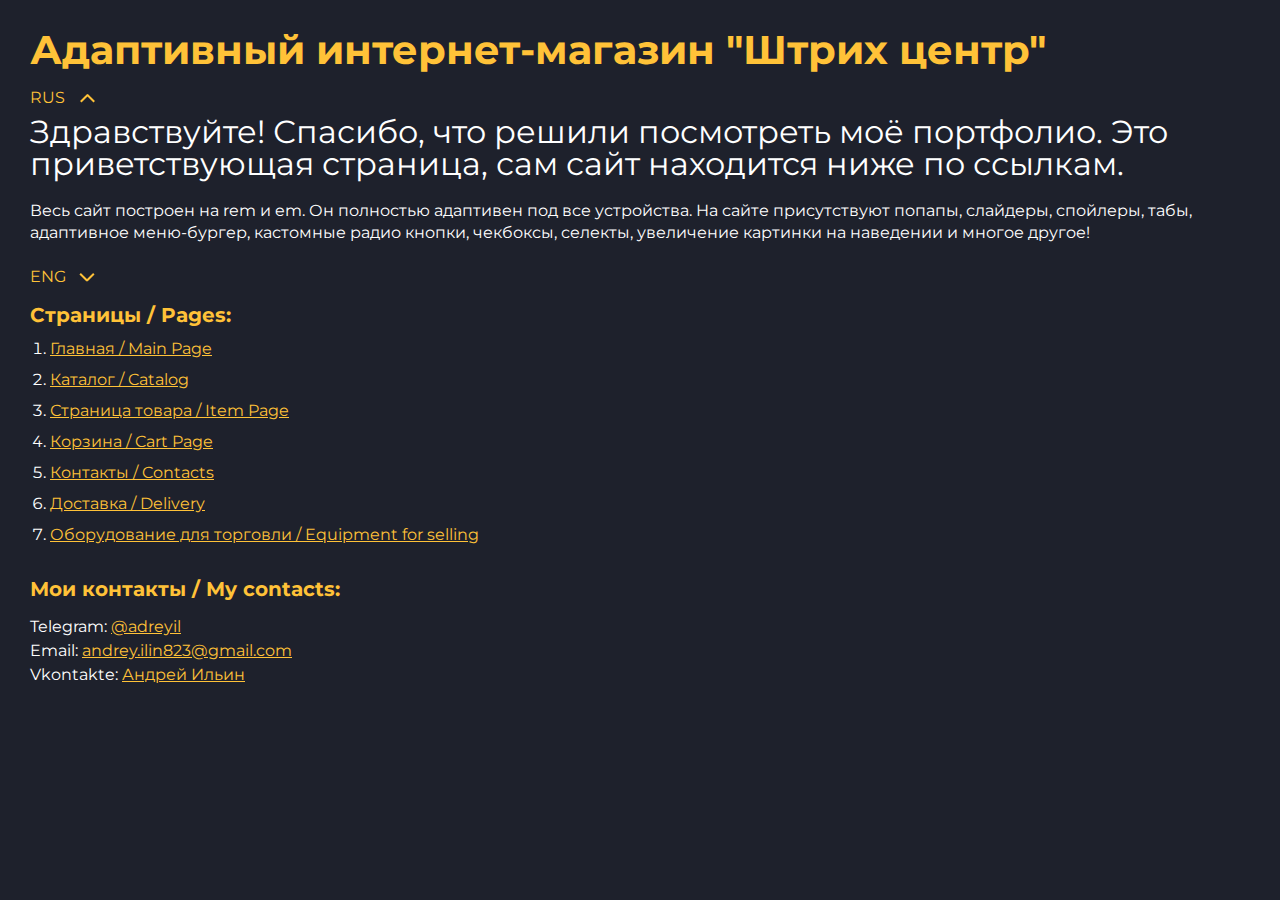
<file: home.html>
<!DOCTYPE html>
<html lang="ru">

<head>
	<title>Welcome</title>
	<meta charset="UTF-8">
	<meta name="viewport" content="width=device-width, initial-scale=1.0">
	<meta name="msapplication-TileColor" content="#da532c">
	<meta name="theme-color" content="#1E212C">
</head>

<body>
	<div class="rootpage">
		<h1>Адаптивный интернет-магазин "Штрих центр"</h1>
		<div data-spollers class="info-wrapper">
			<div data-spoller class="lang _spoller-active">RUS</div>
			<div class="info-lang-wrapper">
				<p class="welcome">Здравствуйте! Спасибо, что решили посмотреть моё портфолио. Это приветствующая
					страница, сам сайт находится ниже по ссылкам.</p>
				<p class="about">Весь сайт построен на rem и em. Он полностью адаптивен под все устройства. На сайте
					присутствуют
					попапы, слайдеры, спойлеры, табы, адаптивное меню-бургер, кастомные радио кнопки, чекбоксы, селекты,
					увеличение картинки на наведении и
					многое
					другое!</p>
			</div>
			<div data-spoller class="lang">ENG</div>
			<div class="info-lang-wrapper">
				<p class="welcome">Hello! Thank you for taking a look at my portfolio. It's just a welcome page. The real
					website
					is below</p>
				<p class="about">The whole site is made with rem and em. It is fully adaptive. It has pop-ups, sliders,
					spoilers,
					tabs, adaptive menu burger, custom radio buttons, checkboxes, select and a lot more!</p>
			</div>
		</div>
		<h2>Страницы / Pages:</h2>
		<ol class="rootpage__list">
			<li><a target="_blank" href="index.html">Главная / Main Page</a></li>
			<li><a target="_blank" href="catalog.html">Каталог / Catalog</a></li>
			<li><a target="_blank" href="item.html">Страница товара / Item Page</a></li>
			<li><a target="_blank" href="cart.html">Корзина / Cart Page</a></li>
			<li><a target="_blank" href="contacts.html">Контакты / Contacts</a></li>
			<li><a target="_blank" href="delivery.html">Доставка / Delivery</a></li>
			<li><a target="_blank" href="equipment.html">Оборудование для торговли / Equipment for selling</a></li>
		</ol>
		<div class="rootpage__contacts">
			<h2>Мои контакты / My contacts:</h2>
			<p>Telegram: <a href="https://t.me/adreyil">@adreyil</a></p>
			<p>Email: <a href="mailto:andrey.ilin823@gmail.com">andrey.ilin823@gmail.com</a></p>
			<p>Vkontakte: <a href="https://vk.com/ja_ne_andrey" target="_blank">Андрей Ильин</a></p>
		</div>
	</div>
	<script src="js/app.min.js?_v=20220125131450"></script>
</body>
<style>
	@charset "UTF-8";
	@import url("https://fonts.googleapis.com/css?family=Montserrat:regular,700&display=swap");

	*,
	*::before,
	*::after {
		padding: 0px;
		margin: 0px;
		border: 0px;
		box-sizing: border-box;
	}

	html,
	body {
		height: 100%;
		margin: 0;
		padding: 0;
		min-width: 320px;
		width: 100%;
		color: #fff;
		background: #1E212C;
	}

	body {
		font-family: Montserrat;
		font-size: 100%;
		line-height: 1;
		font-size: 1rem;
	}

	a {
		text-decoration: underline;
		color: #ffc238;
	}

	a:visited {
		text-decoration: underline;
		color: #b18113;
	}

	a:hover {
		text-decoration: none;
	}

	ul li {
		list-style: none;
	}

	img {
		vertical-align: top;
	}

	.info-wrapper {
		display: flex;
		flex-direction: column;
		margin: 0px 0px 10px 0px;
	}

	.lang {
		color: #ffc238;
		margin: 0px 0px 10px 0px;
		cursor: pointer;
		display: inline-flex;
		align-items: center;
		position: relative;
		padding: 0px 30px 0px 0px;
		align-self: flex-start;
	}

	.lang::before {
		content: '';
		position: absolute;
		background-color: #ffc238;
		width: 10px;
		height: 2px;
		top: 50%;
		right: 8px;
		transform: rotate(45deg) translateY(-50%);
	}

	.lang::after {
		content: '';
		position: absolute;
		background-color: #ffc238;
		width: 10px;
		height: 2px;
		top: 50%;
		right: 0;
		transform: rotate(-45deg) translateY(-50%);
	}


	.lang._spoller-active::before {
		transform: rotate(-45deg) translateY(-50%);
		right: 5.5px;
	}

	.lang._spoller-active::after {
		transform: rotate(45deg) translateY(-50%);
	}

	.wrapper {
		width: 100%;
		min-height: 100%;
		overflow: hidden;
	}

	.welcome {
		font-size: 2rem;
		margin: 0px 0px 20px 0px;

	}

	@media (max-width: 767px) {
		.welcome {
			font-size: 1.5rem;
		}
	}

	.rootpage {
		padding: 30px;
		display: flex;
		flex-direction: column;
		align-items: flex-start;
	}

	@media (max-width: 767px) {
		.rootpage {
			padding: 30px 15px;
		}
	}

	h1 {
		color: #ffc238;
		font-size: 2.5rem;
		margin: 0px 0px 1.25rem 0px;
	}

	@media (max-width: 767px) {
		h1 {
			font-size: 1.85rem;
			margin: 0px 0px 1.25rem 0px;
		}
	}

	h2 {
		color: #ffc238;
		font-size: 1.25rem;
		margin: 0px 0px 1rem 0px;
	}

	@media (max-width: 767px) {
		h2 {
			font-size: 1.125rem;
			margin: 0px 0px 1rem 0px;
		}
	}

	.about {
		line-height: 140%;
		margin: 0px 0px 1.5rem 0px;
	}

	.rootpage__list {
		margin: 0px 0px 2.25rem 1.25rem;
	}

	.rootpage__list li:not(:last-child) {
		margin: 0px 0px 15px 0px;
	}

	.rootpage__contacts a {
		color: #ffc238;
	}

	.rootpage__contacts p {
		line-height: 1.5em;
	}
</style>

</html>
</file>
<file: css/style.min.css>
@charset "UTF-8";@font-face{font-family:Oswald;font-display:swap;src:url(../fonts/Oswald-Regular.woff2) format("woff2"),url(../fonts/Oswald-Regular.woff) format("woff");font-weight:400;font-style:normal}@font-face{font-family:icons;font-display:swap;src:url(../fonts/icons.woff2) format("woff2"),url(../fonts/icons.woff) format("woff");font-weight:400;font-style:normal}@font-face{font-family:PT_Sans;font-display:swap;src:url(../fonts/PT_Sans-Bold.woff2) format("woff2"),url(../fonts/PT_Sans-Bold.woff) format("woff");font-weight:700;font-style:normal}@font-face{font-family:PT_Sans;font-display:swap;src:url(../fonts/PT_Sans-Regular.woff2) format("woff2"),url(../fonts/PT_Sans-Regular.woff) format("woff");font-weight:400;font-style:normal}.arch--blue::before,.arch--orange::after,.breadcrumbs ul li:not(:last-child)::after,.checkbox__input:checked+.checkbox__text:before,.options__text:after,.rating__active::before,.rating__body::before,.select__value:after,.sertif__img::after,.who-are-we__text-block::after,[class*=_icon-]:before{font-family:icons;font-style:normal;font-weight:400;font-variant:normal;text-transform:none;line-height:1;-webkit-font-smoothing:antialiased;-moz-osx-font-smoothing:grayscale}[class*=_icon-]:before{display:block}._icon-filter:before{content:"\e924"}._icon-home:before{content:"\e923"}._icon-arch:before{content:"\e922"}._icon-long-arrow:before{content:"\e921"}._icon-user-solid:before{content:"\e91e"}._icon-graph-full:before{content:"\e91f"}._icon-heart-full:before{content:"\e920"}._icon-user:before{content:"\e902"}._icon-graph:before{content:"\e912"}._icon-heart:before{content:"\e913"}._icon-star:before{content:"\e900"}._icon-tg:before{content:"\e901"}._icon-user-full:before{content:"\e903"}._icon-viber:before{content:"\e904"}._icon-vk:before{content:"\e905"}._icon-whatsapp:before{content:"\e906"}._icon-yt:before{content:"\e907"}._icon-arrow:before{content:"\e908"}._icon-calendar:before{content:"\e909"}._icon-cart:before{content:"\e90a"}._icon-check:before{content:"\e90b"}._icon-circles:before{content:"\e90c"}._icon-clock:before{content:"\e90d"}._icon-comment:before{content:"\e90e"}._icon-cross:before{content:"\e90f"}._icon-delete:before{content:"\e910"}._icon-discount:before{content:"\e911"}._icon-hit:before{content:"\e914"}._icon-like:before{content:"\e915"}._icon-lines:before{content:"\e916"}._icon-location:before{content:"\e917"}._icon-location-full:before{content:"\e918"}._icon-mail:before{content:"\e919"}._icon-phone:before{content:"\e91a"}._icon-phone-full:before{content:"\e91b"}._icon-search:before{content:"\e91c"}._icon-squares:before{content:"\e91d"}*{padding:0;margin:0;border:0}*,:after,:before{-webkit-box-sizing:border-box;box-sizing:border-box}body,html{height:100%;min-width:320px}body{color:#353535;line-height:1;font-family:PT_Sans;font-size:1rem;-ms-text-size-adjust:100%;-moz-text-size-adjust:100%;-webkit-text-size-adjust:100%;-webkit-font-smoothing:antialiased;-moz-osx-font-smoothing:grayscale}button,input,textarea{font-family:PT_Sans;font-size:inherit}button{cursor:pointer;color:inherit;background-color:inherit}a{color:inherit}a:link,a:visited{text-decoration:none}a:hover{text-decoration:none}ul li{list-style:none}img{vertical-align:top}h1,h2,h3,h4,h5,h6{font-weight:inherit;font-size:inherit}.lock body{overflow:hidden;-ms-touch-action:none;touch-action:none}.wrapper{min-height:100%;display:-webkit-box;display:-ms-flexbox;display:flex;-webkit-box-orient:vertical;-webkit-box-direction:normal;-ms-flex-direction:column;flex-direction:column;overflow:hidden}.wrapper>main{-webkit-box-flex:1;-ms-flex:1 1 auto;flex:1 1 auto}.wrapper>*{min-width:0}[class*=__container]{max-width:90.625rem;-webkit-box-sizing:content-box;box-sizing:content-box;margin:0 auto;padding:0 .9375rem}.checkbox{position:relative}.checkbox__input{position:absolute;width:0;height:0;opacity:0}.checkbox__input:checked+.checkbox__text:before{content:"\e90b"}.checkbox__label{cursor:pointer}.checkbox__label._form-error .checkbox__text{color:#c22}.checkbox__label._form-error .checkbox__text::before{border:1px solid #c22}.checkbox__text{display:-webkit-inline-box;display:-ms-inline-flexbox;display:inline-flex;-webkit-box-align:center;-ms-flex-align:center;align-items:center;position:relative;gap:10px}.checkbox__text:before{content:"";-ms-flex-item-align:start;align-self:flex-start;-webkit-box-flex:0;-ms-flex:0 0 1.875rem;flex:0 0 1.875rem;width:1.875rem;height:1.875rem;border:1px solid #ccc;border-radius:.125rem;display:-webkit-box;display:-ms-flexbox;display:flex;-webkit-box-pack:center;-ms-flex-pack:center;justify-content:center;-webkit-box-align:center;-ms-flex-align:center;align-items:center;font-size:.875rem}.checkbox__text a{font-weight:700}.options{display:-webkit-box;display:-ms-flexbox;display:flex;-webkit-box-align:start;-ms-flex-align:start;align-items:flex-start;-ms-flex-wrap:wrap;flex-wrap:wrap;row-gap:.9375rem}.options__input{width:0;height:0;opacity:0;position:absolute}.options__input:checked+.options__text:after{-webkit-transform:scale(1);-ms-transform:scale(1);transform:scale(1)}.options__label{cursor:pointer}.options__text{display:-webkit-inline-box;display:-ms-inline-flexbox;display:inline-flex;-webkit-box-align:center;-ms-flex-align:center;align-items:center;gap:.625rem;position:relative}.options__text:before{content:"";-ms-flex-item-align:start;align-self:flex-start;width:1.875rem;height:1.875rem;-webkit-box-flex:0;-ms-flex:0 0 1.875rem;flex:0 0 1.875rem;border:1px solid #ccc;border-radius:2px}.options__text:after{content:"\e90b";-webkit-transition:.2s;-o-transition:.2s;transition:.2s;-webkit-transform:scale(0);-ms-transform:scale(0);transform:scale(0);font-size:.75rem;color:#2a2f44;position:absolute;left:.5625rem;top:.5625rem}.select{position:relative}.select__body{position:relative}.select__title{color:inherit;text-align:left;background-color:#f2f2f2;border-radius:.1875rem;cursor:pointer;width:100%}._select-open .select__title{border-radius:0 0 .1875rem .1875rem}.select__value{display:-webkit-box;display:-ms-flexbox;display:flex;-webkit-box-align:center;-ms-flex-align:center;align-items:center;padding:.75rem;gap:2.5rem}.select__value:after{content:"\e908";-webkit-transition:all .3s ease 0s;-o-transition:all .3s ease 0s;transition:all .3s ease 0s;display:-webkit-box;display:-ms-flexbox;display:flex;-webkit-box-pack:center;-ms-flex-pack:center;justify-content:center;-webkit-box-align:center;-ms-flex-align:center;align-items:center;color:#496cea;font-size:.5rem}._select-open .select__value:after{-webkit-transform:rotate(-180deg);-ms-transform:rotate(-180deg);transform:rotate(-180deg)}.select__content{color:#2a2f44;font-size:.875rem}.select__text{-webkit-box-flex:1;-ms-flex:1 1 auto;flex:1 1 auto}.select__input{width:100%;background-color:transparent;height:100%}.select__options{color:#2a2f44;font-size:.875rem;min-width:100%;position:absolute;top:100%;left:0;background-color:#f2f2f2;border-radius:0 0 .1875rem .1875rem;overflow:hidden}.select__option{width:100%;display:block;text-align:left;cursor:pointer;padding:5px 15px;color:inherit;-webkit-transition:.1s;-o-transition:.1s;transition:.1s}.select__option._select-selected{background-color:#eee}.select._select-open{z-index:5}._select-tag{cursor:pointer}.rating{display:-webkit-box;display:-ms-flexbox;display:flex;-webkit-box-align:end;-ms-flex-align:end;align-items:flex-end;line-height:.75;-webkit-transition:opacity .3s ease 0s;-o-transition:opacity .3s ease 0s;transition:opacity .3s ease 0s}.rating__body{position:relative;font-size:.8125rem}.rating__body::before{content:"\e900\e900\e900\e900\e900";display:block}.rating__active{position:absolute;height:100%;top:0;left:0;overflow:hidden}.rating__active::before{content:"\e900\e900\e900\e900\e900";position:absolute;width:100%;height:100%;top:0;left:0;color:#ffc238}.rating__active.one-star{width:20%}.rating__active.two-star{width:40%}.rating__active.three-star{width:60%}.rating__active.four-star{width:80%}.rating__active.five-star{width:100%}.rating__count{font-size:.875rem;line-height:1;margin:0 0 0 .4375rem;color:#4b4b4b}.rating.rating_sending{opacity:.2}.noUi-target,.noUi-target *{-webkit-touch-callout:none;-webkit-tap-highlight-color:transparent;-webkit-user-select:none;-ms-touch-action:none;touch-action:none;-ms-user-select:none;-moz-user-select:none;user-select:none;-webkit-box-sizing:border-box;box-sizing:border-box}.noUi-target{position:relative;margin:1.25rem 0 1.5625rem 0}.noUi-base,.noUi-connects{width:100%;height:100%;position:relative;z-index:1}.noUi-connects{overflow:hidden;z-index:0}.noUi-connect,.noUi-origin{will-change:transform;position:absolute;z-index:1;top:0;right:0;height:100%;width:100%;-ms-transform-origin:0 0;-webkit-transform-origin:0 0;-webkit-transform-style:preserve-3d;transform-origin:0 0;-webkit-transform-style:flat;transform-style:flat}.noUi-txt-dir-rtl.noUi-horizontal .noUi-origin{left:0;right:auto}.noUi-vertical .noUi-origin{top:-100%;width:0}.noUi-horizontal .noUi-origin{height:0}.noUi-handle{-webkit-backface-visibility:hidden;backface-visibility:hidden;position:absolute}.noUi-touch-area{height:100%;width:100%}.noUi-state-tap .noUi-connect,.noUi-state-tap .noUi-origin{-webkit-transition:-webkit-transform .3s;transition:-webkit-transform .3s;-o-transition:transform .3s;transition:transform .3s;transition:transform .3s,-webkit-transform .3s}.noUi-state-drag *{cursor:inherit!important}.noUi-horizontal{height:.3125rem;border-radius:1rem}.noUi-horizontal .noUi-handle{width:1.0625rem;height:1.0625rem;right:-1.0625rem;top:-.375rem}.noUi-horizontal .noUi-handle-upper{right:0;left:auto}.noUi-target{background:#fff;border-radius:10px}.noUi-connects{border-radius:10px}.noUi-connect{background:#496cea}.noUi-draggable{cursor:ew-resize}.noUi-vertical .noUi-draggable{cursor:ns-resize}.noUi-handle{border-radius:50%;background:#496cea;cursor:pointer}.noUi-active{background-color:#1e60ee}.noUi-tooltip{display:block;position:absolute;font-size:.875rem;text-align:center;white-space:nowrap;color:#373737;display:none}.noUi-active .noUi-tooltip{display:block}.noUi-horizontal .noUi-tooltip{-webkit-transform:translate(-50%,0);-ms-transform:translate(-50%,0);transform:translate(-50%,0);left:50%;top:120%}body::after{content:"";background:rgba(0,0,0,.85);-webkit-backdrop-filter:blur(5px);backdrop-filter:blur(5px);position:fixed;width:100%;height:100%;top:0;left:0;opacity:0;-webkit-transition:opacity .8s ease 0s;-o-transition:opacity .8s ease 0s;transition:opacity .8s ease 0s;pointer-events:none;z-index:149}.popup{position:fixed;top:0;left:0;bottom:0;right:0;padding:30px 10px;-webkit-transition:visibility .8s ease 0s;-o-transition:visibility .8s ease 0s;transition:visibility .8s ease 0s;visibility:hidden;pointer-events:none}.popup__wrapper{display:-webkit-box;display:-ms-flexbox;display:flex;-webkit-box-orient:vertical;-webkit-box-direction:normal;-ms-flex-direction:column;flex-direction:column;-webkit-box-align:center;-ms-flex-align:center;align-items:center;min-height:100%;-webkit-box-flex:1;-ms-flex:1 1 auto;flex:1 1 auto;width:100%;display:flex;-webkit-box-pack:center;-ms-flex-pack:center;justify-content:center;align-items:center}.popup__content{visibility:hidden;-webkit-transform:scale(0);-ms-transform:scale(0);transform:scale(0);-webkit-transition:-webkit-transform .3s ease 0s;transition:-webkit-transform .3s ease 0s;-o-transition:transform .3s ease 0s;transition:transform .3s ease 0s;transition:transform .3s ease 0s,-webkit-transform .3s ease 0s;background-color:#fff;width:100%;max-width:45.375rem;border-radius:.3125rem}.lock .popup__content{visibility:visible}.popup__close{width:2.75rem;height:2.75rem;background-color:#f0f0f0;border-radius:.1875rem;position:absolute;top:1.25rem;right:1.25rem}.popup__close::before{color:#5e5e5e}.popup__title{font-family:Oswald;margin:2.1875rem 0 1.875rem 1.5625rem}.popup__main{display:-webkit-box;display:-ms-flexbox;display:flex;-webkit-box-pack:justify;-ms-flex-pack:justify;justify-content:space-between}.popup__left{padding:0 3.125rem 2.5rem 1.5625rem;min-width:21.875rem}.popup__form{display:-webkit-box;display:-ms-flexbox;display:flex;-webkit-box-orient:vertical;-webkit-box-direction:normal;-ms-flex-direction:column;flex-direction:column;-webkit-box-align:end;-ms-flex-align:end;align-items:flex-end;gap:1.25rem}.popup__label{width:100%}.popup__right{max-width:21rem;width:100%}.popup__right img{max-width:100%}.popup-show body::after{opacity:1}.popup_show{z-index:150;visibility:visible;overflow:auto;pointer-events:auto}.popup_show .popup__content{visibility:visible;-webkit-transform:scale(1);-ms-transform:scale(1);transform:scale(1)}[data-showmore-button] span:last-child{display:none}._showmore-active [data-showmore-button] span{display:none}._showmore-active [data-showmore-button] span:last-child{display:block}@-webkit-keyframes headerShow{0%{-webkit-transform:translateY(-110%);transform:translateY(-110%)}100%{-webkit-transform:translateY(0);transform:translateY(0)}}@keyframes headerShow{0%{-webkit-transform:translateY(-110%);transform:translateY(-110%)}100%{-webkit-transform:translateY(0);transform:translateY(0)}}@-webkit-keyframes headerShowBack{0%{-webkit-transform:translateY(0);transform:translateY(0)}100%{-webkit-transform:translateY(-110%);transform:translateY(-110%)}}@keyframes headerShowBack{0%{-webkit-transform:translateY(0);transform:translateY(0)}100%{-webkit-transform:translateY(-110%);transform:translateY(-110%)}}.arrow-top{position:fixed;right:3.125rem;bottom:6.25rem;width:3.125rem;height:3.125rem;border-radius:.625rem;background-color:#496cea;display:-webkit-box;display:-ms-flexbox;display:flex;-webkit-box-pack:center;-ms-flex-pack:center;justify-content:center;-webkit-box-align:center;-ms-flex-align:center;align-items:center;z-index:1;-webkit-transition:.2s;-o-transition:.2s;transition:.2s;opacity:0;visibility:hidden}.arrow-top::before{font-size:1.25rem}.arrow-top._header-scroll{opacity:1;visibility:visible}.arrow-top::before{-webkit-transform:rotate(180deg);-ms-transform:rotate(180deg);transform:rotate(180deg);color:#fff}.arch{position:relative}.arch::after,.arch::before{pointer-events:none;font-size:1.5rem;position:absolute}.arch--blue::before{content:"\e922";color:#496cea}.arch--blue-top-right::before{top:-.625rem;right:-.625rem;-webkit-transform:rotate(90deg);-ms-transform:rotate(90deg);transform:rotate(90deg)}.arch--blue-bottom-left::before{bottom:-.625rem;left:-.625rem;-webkit-transform:rotate(-90deg);-ms-transform:rotate(-90deg);transform:rotate(-90deg)}.arch--blue-bottom-right::before{bottom:-.625rem;right:-.625rem;-webkit-transform:rotate(180deg);-ms-transform:rotate(180deg);transform:rotate(180deg)}.arch--orange::after{content:"\e922";color:#ffc238}.arch--orange-top-left::after{top:-.625rem;left:-.625rem}.arch--orange-bottom-left::after{bottom:-.625rem;left:-.625rem;-webkit-transform:rotate(-90deg);-ms-transform:rotate(-90deg);transform:rotate(-90deg)}.arch--orange-bottom-right::after{bottom:-.625rem;right:-.625rem;-webkit-transform:rotate(180deg);-ms-transform:rotate(180deg);transform:rotate(180deg)}.orange-arrow{position:absolute;top:50%;cursor:pointer}.orange-arrow::before{color:#ffc238;font-size:2.0625rem}.orange-arrow--left{left:-2.5rem;-webkit-transform:rotate(90deg);-ms-transform:rotate(90deg);transform:rotate(90deg)}.orange-arrow--right{right:-2.5rem;-webkit-transform:rotate(-90deg);-ms-transform:rotate(-90deg);transform:rotate(-90deg)}.label{position:relative}.label span{position:absolute;top:.625rem;left:1.3125rem;font-size:.875rem;color:#a5a5a5}.label input{width:100%;color:#3a3a3a}.label input::-webkit-input-placeholder{color:#3a3a3a}.label input::-moz-placeholder{color:#3a3a3a}.label input:-ms-input-placeholder{color:#3a3a3a}.label input::-ms-input-placeholder{color:#3a3a3a}.label input::placeholder{color:#3a3a3a}.label--icon::before{position:absolute;left:1.25rem;top:50%;-webkit-transform:translateY(-50%);-ms-transform:translateY(-50%);transform:translateY(-50%);color:#ccc;font-size:1.125rem}.label--icon input{padding-left:3.125rem}.label--icon span{left:3.125rem}.label--textarea textarea{resize:none;width:100%;color:#3a3a3a}.label--textarea textarea::-webkit-input-placeholder{color:#3a3a3a}.label--textarea textarea::-moz-placeholder{color:#3a3a3a}.label--textarea textarea:-ms-input-placeholder{color:#3a3a3a}.label--textarea textarea::-ms-input-placeholder{color:#3a3a3a}.label--textarea textarea::placeholder{color:#3a3a3a}.input{outline:0;background-color:#fff;border:1px solid #ccc;border-radius:.125rem;padding:.875rem 1.25rem}.input._form-error{border:1px solid #c22;color:#c22}.input._form-error::-webkit-input-placeholder{color:#c22}.input._form-error::-moz-placeholder{color:#c22}.input._form-error:-ms-input-placeholder{color:#c22}.input._form-error::-ms-input-placeholder{color:#c22}.input._form-error::placeholder{color:#c22}.input--placeholder{padding:1.75rem 1.25rem .625rem}.blue-btn{background-color:#496cea;color:#fff;border-radius:.25rem;padding:.9375rem 1.875rem;cursor:pointer;-webkit-transition:.2s;-o-transition:.2s;transition:.2s}.blue-btn:active{background-color:#3054d8}.orange-border-btn{display:inline-block;background-color:#fff;border:1px solid #ffc238;border-radius:.1875rem;padding:.9375rem 1.4375rem;color:#2a2f44;font-size:.875rem;-webkit-transition:.2s;-o-transition:.2s;transition:.2s}.orange-border-btn:active{background-color:#ebb22e;border:1px solid #ebb22e}.orange-btn{display:inline-block;padding:1.1875rem 2.1875rem;background-color:#ffc238;-webkit-box-shadow:0 6px 30px #d7d7d7;box-shadow:0 6px 30px #d7d7d7;border-radius:3px;color:#2a2f44;font-weight:700;-webkit-transition:.2s;-o-transition:.2s;transition:.2s}.title{font-family:Oswald;line-height:1}.subtitle{font-family:Oswald;line-height:1.125}.text{line-height:1.625}.card{max-width:18.75rem;height:100%;display:-webkit-box;display:-ms-flexbox;display:flex;-webkit-box-orient:vertical;-webkit-box-direction:normal;-ms-flex-direction:column;flex-direction:column;position:relative}.card__banners{position:absolute;top:0;left:-.125rem;z-index:1}.card__banners div{border-radius:0 .1875rem .1875rem 0;padding:.5625rem .5625rem .5625rem .4375rem;position:relative}.card__banners div span{display:-webkit-box;display:-ms-flexbox;display:flex;-webkit-box-align:center;-ms-flex-align:center;align-items:center;font-size:.875rem}.card__banners div span::before{margin:0 .3125rem 0 0}.card__banners div::before{content:"";position:absolute;top:100%;left:0;width:0;height:0;border-style:solid;border-width:0 2px 2.5px 0}.card__banner-hit{background-color:#496cea;color:#fff;margin:0 0 .1875rem 0}.card__banner-hit::before{border-color:transparent #304bab transparent transparent}.card__banner-discount{background-color:#ffc238;color:#2a2f44}.card__banner-discount::before{border-color:transparent #e0a215 transparent transparent}.card__user-icons{position:absolute;top:.625rem;right:0;z-index:1;display:-webkit-box;display:-ms-flexbox;display:flex;-webkit-box-align:center;-ms-flex-align:center;align-items:center;gap:.625rem;font-size:1.5625rem}.card__slider{position:relative}.card__pagination{opacity:0;position:absolute;left:0;bottom:0;width:100%;display:-webkit-box;display:-ms-flexbox;display:flex;-webkit-box-align:center;-ms-flex-align:center;align-items:center;gap:.1875rem}.card__pagination .swiper-pagination-bullet{height:.125rem;width:100%;background-color:#dedede}.card__pagination .swiper-pagination-bullet-active{background-color:#496cea}.card__slide{display:-webkit-box;display:-ms-flexbox;display:flex;-webkit-box-pack:center;-ms-flex-pack:center;justify-content:center;-webkit-box-align:center;-ms-flex-align:center;align-items:center;position:relative;padding:0 0 100% 0}.card__slide img{position:absolute;width:100%;height:100%;top:0;left:0;-o-object-fit:contain;object-fit:contain;padding:1.25rem}.card__main{display:-webkit-box;display:-ms-flexbox;display:flex;-webkit-box-orient:vertical;-webkit-box-direction:normal;-ms-flex-direction:column;flex-direction:column;-webkit-box-flex:1;-ms-flex:1 1 auto;flex:1 1 auto}.card__rating-block{display:-webkit-box;display:-ms-flexbox;display:flex;-webkit-box-align:center;-ms-flex-align:center;align-items:center;-webkit-box-pack:justify;-ms-flex-pack:justify;justify-content:space-between;margin:1.4375rem 0 0 0}.card__article{color:#4b4b4b;font-size:.75rem}.card__title{font-weight:700;line-height:1.5;-webkit-box-flex:1;-ms-flex:1 1 100%;flex:1 1 100%}.card__price-block{display:-webkit-box;display:-ms-flexbox;display:flex;-webkit-box-align:center;-ms-flex-align:center;align-items:center;-webkit-box-pack:justify;-ms-flex-pack:justify;justify-content:space-between}.card__price{font-weight:700;position:relative;padding:0 0 0 .4375rem}.card__price::before{content:"";position:absolute;left:0;top:0;height:100%;width:.125rem;background-color:#496cea}.card__available span{display:none;font-size:.75rem}.card__available span::before{margin:0 .3125rem 0 0;width:.875rem;height:.875rem;border-radius:50%;display:-webkit-box;display:-ms-flexbox;display:flex;-webkit-box-pack:center;-ms-flex-pack:center;justify-content:center;-webkit-box-align:center;-ms-flex-align:center;align-items:center;font-size:.375rem}.card__available .available-yes::before{border:1px solid #428302;color:#428302}.card__available .available-no::before{border:1px solid #c22;color:#c22}.card__available--yes .available-yes{display:-webkit-box;display:-ms-flexbox;display:flex;-webkit-box-align:center;-ms-flex-align:center;align-items:center}.card__available--no .available-no{display:-webkit-box;display:-ms-flexbox;display:flex;-webkit-box-align:center;-ms-flex-align:center;align-items:center}.card__btn{z-index:1;margin:.9375rem 0 0 0;display:-webkit-box;display:-ms-flexbox;display:flex;-webkit-box-align:center;-ms-flex-align:center;align-items:center;-webkit-box-pack:center;-ms-flex-pack:center;justify-content:center}.card__btn::before{margin:0 .9375rem 0 0}.breadcrumbs{border-top:1px solid #e6e6e6;border-bottom:1px solid #e6e6e6;padding:.625rem 0}.breadcrumbs ul{display:-webkit-box;display:-ms-flexbox;display:flex;-webkit-box-align:center;-ms-flex-align:center;align-items:center;gap:.625rem;overflow-x:auto;overflow-y:hidden}.breadcrumbs ul li{color:#909090;font-size:.875rem;white-space:nowrap}.breadcrumbs ul li:not(:last-child)::after{display:inline-block;content:"\e908";font-size:.625rem;-webkit-transform:rotate(-90deg);-ms-transform:rotate(-90deg);transform:rotate(-90deg);margin:0 0 0 .625rem;color:#cacaca}.breadcrumbs ul li a{color:#496cea}.text-block__text{line-height:1.5;margin:0 0 .9375rem 0}.text-block ul{margin:0 0 .9375rem 0}.text-block ul li{line-height:1.25;display:-webkit-box;display:-ms-flexbox;display:flex;-webkit-box-align:baseline;-ms-flex-align:baseline;align-items:baseline}.text-block ul li::before{width:.9375rem;-webkit-box-flex:0;-ms-flex:0 0 .9375rem;flex:0 0 .9375rem;height:.9375rem;border-radius:.125rem;background-color:#f2f2f2;margin:0 .5rem 0 0;color:#496cea;font-size:.5rem;display:-webkit-box;display:-ms-flexbox;display:flex;-webkit-box-pack:center;-ms-flex-pack:center;justify-content:center;-webkit-box-align:center;-ms-flex-align:center;align-items:center}.text-block ul li._icon-arrow::before{-webkit-transform:rotate(-90deg);-ms-transform:rotate(-90deg);transform:rotate(-90deg)}.text-block ul li:not(:last-child){margin-bottom:.9375rem}.text-block__bold{font-weight:700}.text-block__title{font-weight:700;line-height:1.3333333333;margin:0 0 .625rem 0}.text-block__double-col{display:-ms-grid;display:grid;-ms-grid-columns:1fr 1fr;grid-template-columns:1fr 1fr;gap:4.375rem;margin:0 0 1.875rem 0}.sb-wrapper .simplebar-horizontal{height:.3125rem!important}.sb-wrapper .simplebar-horizontal .simplebar-scrollbar::before{top:0;left:0;bottom:0;right:0;height:5px}.sb-wrapper .simplebar-vertical .simplebar-scrollbar::before{width:6px}.sb-wrapper .simplebar-track{left:.9375rem!important;right:.9375rem!important;bottom:-.9375rem!important;border-radius:.3125rem;background-color:#dedede}.sb-wrapper .simplebar-track .simplebar-scrollbar::before{border-radius:.3125rem;background:#496cea;opacity:1}.header{z-index:2}.header__top{background-color:#496cea;color:#fff;padding:.5rem 0}.header__top .header__container{display:-webkit-box;display:-ms-flexbox;display:flex;-webkit-box-pack:justify;-ms-flex-pack:justify;justify-content:space-between}.header__city{position:relative}.header__city-title{display:-webkit-box;display:-ms-flexbox;display:flex;-webkit-box-align:center;-ms-flex-align:center;align-items:center;-webkit-box-orient:horizontal;-webkit-box-direction:reverse;-ms-flex-direction:row-reverse;flex-direction:row-reverse;cursor:pointer;font-size:.9375rem}.header__city-title::before{margin:0 0 0 .4375rem;font-size:.625rem;-webkit-transition:.2s;-o-transition:.2s;transition:.2s}.header__city-title span{display:-webkit-box;display:-ms-flexbox;display:flex;-webkit-box-align:center;-ms-flex-align:center;align-items:center}.header__city-title span::before{margin:0 .375rem 0 0}.header__city-title._active::before{-webkit-transform:rotate(180deg);-ms-transform:rotate(180deg);transform:rotate(180deg)}.header__city-wrapper{position:absolute;top:calc(100% + 1.4375rem);left:0;width:37.5rem;background-color:#fff;color:#3f3f3f;padding:1.875rem;-webkit-box-shadow:0 15px 40px rgba(133,133,133,.25);box-shadow:0 15px 40px rgba(133,133,133,.25);border-radius:5px;z-index:2}.header__city-wrapper::before{content:"";position:absolute;left:1.375rem;top:0;background-color:#fff;width:.625rem;height:.625rem;border-radius:2px;-webkit-transform:rotate(45deg) translateX(-50%);-ms-transform:rotate(45deg) translateX(-50%);transform:rotate(45deg) translateX(-50%)}.header__city-wrapper-title{color:#2a2f44;font-size:1.5625rem;font-family:Oswald}.header__city-list{margin:1.25rem 0 1.5625rem 0;padding:0 0 1.875rem 0;border-bottom:1px solid #e6e6e6}.header__city-list-title{font-weight:700;margin:0 0 1.25rem 0}.header__city-ul{display:-ms-grid;display:grid;-ms-grid-columns:1fr 1fr 1fr;grid-template-columns:1fr 1fr 1fr;row-gap:.9375rem}.header__city-form-title{font-weight:700;margin:0 0 .875rem 0}.header__city-input-wrapper{display:-webkit-box;display:-ms-flexbox;display:flex;gap:1.25rem}.header__city-input{width:100%}.header__contacts{display:-webkit-box;display:-ms-flexbox;display:flex;-webkit-box-align:center;-ms-flex-align:center;align-items:center;gap:1.25rem}.header__contacts-links{display:-webkit-box;display:-ms-flexbox;display:flex;-webkit-box-align:center;-ms-flex-align:center;align-items:center;gap:.625rem;font-size:1.25rem}.header__contact-time{display:-webkit-box;display:-ms-flexbox;display:flex;-webkit-box-align:center;-ms-flex-align:center;align-items:center;gap:.4375rem}.header__contact-time span{font-weight:700}.header__middle{padding:1.25rem 0;position:absolute;left:0;width:100%;border-bottom:1px solid #e6e6e6}.header__middle._hide{position:fixed;width:100%;top:0;left:0;padding:.9375rem 0;background-color:#fff;-webkit-box-shadow:0 5px 10px #9c9c9c;box-shadow:0 5px 10px #9c9c9c;border-bottom:none;-webkit-transform:translateY(0);-ms-transform:translateY(0);transform:translateY(0);-webkit-animation:headerShowBack .1s linear forwards;animation:headerShowBack .1s linear forwards}.header__middle._hide+.header__bottom{margin:5.625rem 0 0 0}.header__middle._hide .header__container{position:relative}.header__middle._hide .header__bottom-wrapper{display:-webkit-box;display:-ms-flexbox;display:flex;position:static;margin:0 auto 0 .625rem}.header__middle._hide .header__bottom-wrapper .catalog__wrapper{width:calc(100% - 1.875rem);left:.9375rem;top:calc(100% + .9375rem)}.header__middle._hide .header__bottom-wrapper .catalog__wrapper::before{left:15rem}.header__middle._hide .header__bottom-wrapper .header__nav-ul{gap:1.5625rem}.header__middle._hide .header__bottom-wrapper .header__nav-ul li{padding:0 1.5625rem 0 0}.header__middle._hide .header__phone,.header__middle._hide .header__search-wrapper{display:none}.header__middle .header__container{display:-webkit-box;display:-ms-flexbox;display:flex;-webkit-box-align:center;-ms-flex-align:center;align-items:center;-webkit-box-pack:justify;-ms-flex-pack:justify;justify-content:space-between;gap:.625rem}.header__middle .header__bottom-wrapper{display:none}.header__search-wrapper{width:100%;position:relative}.header__search-slide-block{position:absolute;top:100%;left:0;width:100%;z-index:2;padding:1.25rem;background-color:#fff;border:1px solid #e6e6e6;-webkit-box-shadow:0 .625rem 1.5625rem rgba(90,90,90,.25);box-shadow:0 .625rem 1.5625rem rgba(90,90,90,.25);border-radius:0 0 .3125rem .3125rem}.header__search-slide-block ul:not(:last-child){border-bottom:1px solid #e6e6e6;padding:0 0 .9375rem 0;margin:0 0 .9375rem 0}.header__search-list li a{font-size:1rem;line-height:2.1875;color:#525252}.header__search-items-list li:not(:last-child){margin-bottom:.625rem}.header__search-items-list li a{display:-webkit-box;display:-ms-flexbox;display:flex;-webkit-box-align:center;-ms-flex-align:center;align-items:center;gap:.75rem}.header__search-items-list li a p{display:-webkit-box;display:-ms-flexbox;display:flex;-webkit-box-orient:vertical;-webkit-box-direction:normal;-ms-flex-direction:column;flex-direction:column;-webkit-box-pack:justify;-ms-flex-pack:justify;justify-content:space-between}.header__search-items-list li a p span{-webkit-transition:.2s;-o-transition:.2s;transition:.2s}.header__search-item-title{color:#525252;line-height:1.5}.header__search-price{font-size:.75rem;color:#a4a4a4}.header__search-img{width:2.5rem;height:2.5rem;display:-webkit-box;display:-ms-flexbox;display:flex;-webkit-box-pack:center;-ms-flex-pack:center;justify-content:center;-webkit-box-align:center;-ms-flex-align:center;align-items:center}.header__search-img img{max-width:100%}.header__search{position:relative}.header__search-input{width:100%;border-radius:.3125rem;padding:.75rem 1.25rem}.header__search-btn{position:absolute;right:.125rem;top:50%;-webkit-transform:translateY(-50%);-ms-transform:translateY(-50%);transform:translateY(-50%);background-color:#496cea;border-radius:.25rem;height:calc(100% - .25rem);aspect-ratio:1;color:#fff;-webkit-transition:.2s;-o-transition:.2s;transition:.2s}.header__phone{font-size:1.375rem;font-weight:700;color:#262626;white-space:nowrap}.header__order-call{white-space:nowrap}.header__order-call--top{margin:0 1.25rem 0 0}.header__user-links{display:-webkit-box;display:-ms-flexbox;display:flex;gap:1.25rem}.header__user-link{font-size:1.5625rem;color:#6d6d6d}.header__cart-block{background:#496cea;color:#fff;border-radius:.25rem;position:relative;display:-webkit-box;display:-ms-flexbox;display:flex;-webkit-box-align:center;-ms-flex-align:center;align-items:center;padding:.25rem 1.5rem .25rem .25rem;-webkit-transition:.2s;-o-transition:.2s;transition:.2s}.header__cart-block:active{background-color:#3054d8}.header__cart-icon{width:2.3125rem;height:2.3125rem;background-color:rgba(255,255,255,.1);display:-webkit-box;display:-ms-flexbox;display:flex;-webkit-box-pack:center;-ms-flex-pack:center;justify-content:center;-webkit-box-align:center;-ms-flex-align:center;align-items:center;font-size:1.25rem;margin:0 .625rem 0 0}.header__cart-text{font-size:.875rem}.header__cart-count{position:absolute;top:.375rem;right:.25rem;width:.875rem;height:.875rem;background-color:#353bcf;border-radius:.0625rem;display:-webkit-box;display:-ms-flexbox;display:flex;-webkit-box-pack:center;-ms-flex-pack:center;justify-content:center;-webkit-box-align:center;-ms-flex-align:center;align-items:center;font-size:.75rem}.header__bottom{padding:1rem 0;margin:5.625rem 0 0 0}.header__bottom-wrapper{display:-webkit-box;display:-ms-flexbox;display:flex;-webkit-box-align:center;-ms-flex-align:center;align-items:center;position:relative}.header__nav-ul{display:-webkit-box;display:-ms-flexbox;display:flex;-webkit-box-align:center;-ms-flex-align:center;align-items:center;-ms-flex-wrap:wrap;flex-wrap:wrap}.header__nav-ul li:not(:last-child){border-right:1px solid #e6e6e6}.header__nav-ul li a{font-size:1.125rem}.header__mobile{padding:.625rem .9375rem;display:-webkit-box;display:-ms-flexbox;display:flex;-webkit-box-align:center;-ms-flex-align:center;align-items:center;-webkit-box-pack:justify;-ms-flex-pack:justify;justify-content:space-between;gap:.625rem;position:fixed;background-color:#fff;width:100%;border-bottom:1px solid #e6e6e6}.header__mobile-buttons-wrapper{display:-webkit-box;display:-ms-flexbox;display:flex;-webkit-box-align:center;-ms-flex-align:center;align-items:center;gap:1.25rem}.header__mobile-search-block .header__search-wrapper{-webkit-transform:translateY(-100%);-ms-transform:translateY(-100%);transform:translateY(-100%);-webkit-transition:.2s;-o-transition:.2s;transition:.2s;position:absolute;left:0;top:0;background-color:#fff;z-index:6}.header__mobile-search-block .header__search-wrapper .header__search{display:-webkit-box;display:-ms-flexbox;display:flex;-webkit-box-align:center;-ms-flex-align:center;align-items:center;gap:.625rem;padding:.9375rem .9375rem 0}.header__mobile-search-block .header__search-wrapper .header__search-input-wrapper{position:relative;-webkit-box-flex:1;-ms-flex:1 1 100%;flex:1 1 100%}.header__mobile-search-block .header__search-wrapper .header__search-cancel-btn{font-size:.875rem}.header__mobile-search-block .header__search-wrapper .header__search-slide-block{overflow:auto;height:calc(100vh - 4.4375rem);padding-bottom:5rem;border-top:none;-webkit-box-shadow:none;box-shadow:none}.header__mobile-search-block._active .header__search-wrapper{-webkit-transform:translateY(0);-ms-transform:translateY(0);transform:translateY(0)}.header__mobile-search-btn::before{font-size:1.625rem;color:#496cea}.header__mobile-phone-btn{display:-webkit-box;display:-ms-flexbox;display:flex;-webkit-box-pack:center;-ms-flex-pack:center;justify-content:center;-webkit-box-align:center;-ms-flex-align:center;align-items:center;width:2.875rem;height:2.875rem;background:#f2f2f2;border-radius:2px}.header__mobile-phone-btn::before{font-size:1.3125rem;color:#496cea}.catalog__btn{display:-webkit-box;display:-ms-flexbox;display:flex;-webkit-box-align:center;-ms-flex-align:center;align-items:center;gap:.75rem;padding:.875rem 2.5rem .875rem 1.875rem}.catalog__wrapper{position:absolute;left:0;top:calc(100% + .5625rem);width:100%;background:#fff;-webkit-box-shadow:0 15px 40px rgba(133,133,133,.25);box-shadow:0 15px 40px rgba(133,133,133,.25);border-radius:5px;overflow:hidden;z-index:2}.catalog__wrapper::before{content:"";position:absolute;left:1.375rem;width:.625rem;height:.625rem;background:#fff;border-radius:2px;-webkit-transform:rotate(45deg) translateX(-50%);-ms-transform:rotate(45deg) translateX(-50%);transform:rotate(45deg) translateX(-50%)}.catalog__main{display:-webkit-box;display:-ms-flexbox;display:flex;-webkit-box-pack:justify;-ms-flex-pack:justify;justify-content:space-between}.catalog__tabs-main{display:-webkit-box;display:-ms-flexbox;display:flex}.catalog__navigation{display:-webkit-box;display:-ms-flexbox;display:flex;-webkit-box-orient:vertical;-webkit-box-direction:normal;-ms-flex-direction:column;flex-direction:column;gap:.5rem;padding:.875rem 1.25rem .875rem .625rem}.catalog__navigation-main .catalog__title{padding:0 0 .5rem 0}.catalog__navigation-main .catalog__title:not(:last-child){border-bottom:1px solid #f2f2f2}.catalog__navigation-main .catalog__title::before{color:#496cea}.catalog__navigation--second{background-color:#f3f3f3;-ms-flex-item-align:stretch;-ms-grid-row-align:stretch;align-self:stretch}.catalog__navigation--second .catalog__img-wrapper{background-color:#fff}.catalog__title{display:-webkit-box;display:-ms-flexbox;display:flex;-webkit-box-align:center;-ms-flex-align:center;align-items:center;gap:.75rem;-webkit-transition:.1s;-o-transition:.1s;transition:.1s;text-align:left}.catalog__title span{display:-webkit-box;display:-ms-flexbox;display:flex;-webkit-box-orient:horizontal;-webkit-box-direction:reverse;-ms-flex-direction:row-reverse;flex-direction:row-reverse;-webkit-box-pack:justify;-ms-flex-pack:justify;justify-content:space-between;-webkit-box-align:center;-ms-flex-align:center;align-items:center;gap:1.875rem;width:100%;position:relative}.catalog__title span::before{font-size:.625rem;-webkit-transform:rotate(-90deg);-ms-transform:rotate(-90deg);transform:rotate(-90deg)}.catalog__title._tab-active{font-weight:700;color:#353535}.catalog__img-wrapper{background:#f2f2f2;border-radius:2px;width:1.875rem;height:1.875rem;display:-webkit-box;display:-ms-flexbox;display:flex;-webkit-box-pack:center;-ms-flex-pack:center;justify-content:center;-webkit-box-align:center;-ms-flex-align:center;align-items:center}.catalog__img-wrapper img{max-width:100%}.catalog__body--second{height:100%}.catalog__tabs{display:-webkit-box;display:-ms-flexbox;display:flex;height:100%}.catalog__ul{padding:1.25rem;display:-webkit-box;display:-ms-flexbox;display:flex;-webkit-box-orient:vertical;-webkit-box-direction:normal;-ms-flex-direction:column;flex-direction:column;gap:1.875rem}.catalog__ul li a{display:-webkit-box;display:-ms-flexbox;display:flex;-webkit-box-align:center;-ms-flex-align:center;align-items:center;-webkit-box-orient:horizontal;-webkit-box-direction:reverse;-ms-flex-direction:row-reverse;flex-direction:row-reverse;-webkit-box-pack:justify;-ms-flex-pack:justify;justify-content:space-between;gap:1.875rem;-webkit-transition:.1s;-o-transition:.1s;transition:.1s}.catalog__ul li a::before{font-size:.625rem;-webkit-transform:rotate(-90deg);-ms-transform:rotate(-90deg);transform:rotate(-90deg)}.catalog__recomended{background-color:#f3f3f3;padding:.9375rem 1.25rem;-webkit-box-flex:1;-ms-flex:1 1 auto;flex:1 1 auto}.catalog__rec-title{font-weight:700;font-size:1.125rem}.catalog__rec-card{margin:.625rem 0 0 0;padding:.625rem;background-color:#fff;border-radius:.1875rem;font-weight:700}.catalog__rec-img{background-color:#f3f3f3;display:-webkit-box;display:-ms-flexbox;display:flex;-webkit-box-pack:center;-ms-flex-pack:center;justify-content:center;-webkit-box-align:center;-ms-flex-align:center;align-items:center;border-radius:.1875rem}.catalog__rec-img img{max-width:100%}.catalog__rec-card-title{display:inline-block;font-size:.875rem;line-height:1.5;margin:.5rem 0}.catalog__rec-price{font-size:1.125rem}.menu__body{overflow:auto;border-top:1px solid #e6e6e6;position:absolute;width:100%;height:calc(100vh - 4.3125rem);height:calc(100svh - 4.3125rem);top:100%;left:0;padding:0 0 4.4375rem 0;background-color:#fff;-webkit-transition:.2s;-o-transition:.2s;transition:.2s;-webkit-transform:translateX(100%);-ms-transform:translateX(100%);transform:translateX(100%)}.menu-open .menu__body{-webkit-transform:translate(0);-ms-transform:translate(0);transform:translate(0)}.menu__city-wrapper{display:-webkit-box;display:-ms-flexbox;display:flex;-webkit-box-align:center;-ms-flex-align:center;align-items:center;-webkit-box-pack:justify;-ms-flex-pack:justify;justify-content:space-between;padding:1.875rem .9375rem .9375rem;position:relative}.menu__city-wrapper .header__mobile-phone-btn{position:absolute;right:.9375rem;top:.9375rem}.menu__city-wrapper .header__city{-webkit-box-flex:1;-ms-flex:1 1 100%;flex:1 1 100%;display:-webkit-box;display:-ms-flexbox;display:flex;-webkit-box-orient:vertical;-webkit-box-direction:normal;-ms-flex-direction:column;flex-direction:column;-webkit-box-align:start;-ms-flex-align:start;align-items:flex-start;gap:1.25rem}.menu__city-wrapper .header__city-title::before{color:#496cea}.menu__city-wrapper .header__city-title span::before{color:#496cea}.menu__city-wrapper .header__city-list{margin:.9375rem 0 1.875rem;padding-bottom:0;border-bottom:none}.menu__city-wrapper .header__city-wrapper{position:relative;padding:0;max-width:100%;width:100%;-webkit-box-shadow:none;box-shadow:none}.menu__city-wrapper .header__city-wrapper::before{display:none}.menu__contact-time{padding:0 .9375rem;display:-webkit-box;display:-ms-flexbox;display:flex;-webkit-box-align:baseline;-ms-flex-align:baseline;align-items:baseline;line-height:1.25}.menu__contact-time::before{color:#496cea;margin:0 .3125rem 0 0}.menu__nav{margin:1.25rem 0 0 0}.menu__nav>ul>li{border-bottom:1px solid #e6e6e6}.menu__nav>ul>li:first-child{border-top:1px solid #e6e6e6}.menu__nav>ul>li a{padding:.9375rem;display:-webkit-box;display:-ms-flexbox;display:flex;-webkit-box-orient:horizontal;-webkit-box-direction:reverse;-ms-flex-direction:row-reverse;flex-direction:row-reverse;-webkit-box-align:center;-ms-flex-align:center;align-items:center;-webkit-box-pack:justify;-ms-flex-pack:justify;justify-content:space-between;gap:.625rem;font-size:1.125rem}.menu__nav>ul>li a::before{color:#496cea;font-size:.625rem;-webkit-transform:rotate(-90deg);-ms-transform:rotate(-90deg);transform:rotate(-90deg)}.menu__catalog{padding:0 .9375rem;display:none}.menu__catalog .catalog__title .catalog__img-wrapper{display:block}.menu .header__contacts-links{padding:1.25rem .9375rem;display:-webkit-box;display:-ms-flexbox;display:flex;-webkit-box-align:center;-ms-flex-align:center;align-items:center;gap:.9375rem}.menu .header__contacts-links .header__contact-link::before{font-size:1.6875rem}.menu .icon-menu{display:block;position:relative;width:1.75rem;height:1.375rem;cursor:pointer;z-index:5}.menu .icon-menu span,.menu .icon-menu::after,.menu .icon-menu::before{content:"";-webkit-transition:all .3s ease 0s;-o-transition:all .3s ease 0s;transition:all .3s ease 0s;right:0;position:absolute;width:100%;height:.25rem;border-radius:.25rem;background-color:#496cea}.menu .icon-menu::before{top:0}.menu .icon-menu::after{bottom:0}.menu .icon-menu span{top:calc(50% - .125rem)}.menu-open .menu .icon-menu span{width:0}.menu-open .menu .icon-menu::before{top:calc(50% - .125rem);-webkit-transform:rotate(-45deg);-ms-transform:rotate(-45deg);transform:rotate(-45deg)}.menu-open .menu .icon-menu::after{bottom:calc(50% - .125rem);-webkit-transform:rotate(45deg);-ms-transform:rotate(45deg);transform:rotate(45deg)}.mobile-menu{display:none;background-color:#fff;position:fixed;width:100%;height:4.1875rem;bottom:0;left:0;-webkit-transition:.2s;-o-transition:.2s;transition:.2s;z-index:3}.mobile-menu._active{height:calc(100% - 70px)}.mobile-menu._active .mobile-menu__block--catalog{color:#496cea}.mobile-menu._active .mobile-menu__block--catalog::before{color:#496cea}.mobile-menu._active .mobile-menu__wrapper{-webkit-box-shadow:none;box-shadow:none}.mobile-menu__wrapper{padding:.9375rem 1.25rem;width:100%;display:-webkit-box;display:-ms-flexbox;display:flex;-webkit-box-align:center;-ms-flex-align:center;align-items:center;-webkit-box-pack:justify;-ms-flex-pack:justify;justify-content:space-between;z-index:2;background-color:#fff;-webkit-box-shadow:0 -5px 10px #9c9c9c;box-shadow:0 -5px 10px #9c9c9c}.mobile-menu__block{display:-webkit-box;display:-ms-flexbox;display:flex;-webkit-box-orient:vertical;-webkit-box-direction:normal;-ms-flex-direction:column;flex-direction:column;-webkit-box-align:center;-ms-flex-align:center;align-items:center;font-size:.75rem;font-weight:500;color:#222}.mobile-menu__block::before{color:#696969;font-size:1.5rem;margin:0 0 .3125rem 0}.mobile-menu__catalog-title{font-family:Oswald;font-size:1.875rem;margin:0 0 1.25rem 0}.mobile-menu__catalog{padding:.625rem .9375rem 1.875rem;opacity:0;visibility:hidden;background-color:#fff;position:absolute;left:0;top:100%;bottom:4.4375rem;width:100%;overflow-y:auto;overflow-x:hidden;-webkit-transition:.2s;-o-transition:.2s;transition:.2s}.mobile-menu__catalog._active{opacity:1;visibility:visible;top:0}.mobile-menu__catalog-ul li:not(:first-child){padding-top:.625rem}.mobile-menu__catalog-ul li:not(:last-child){padding-bottom:.625rem;border-bottom:1px solid #f2f2f2}.mobile-menu__catalog-item-title{-webkit-transition:.1s;-o-transition:.1s;transition:.1s;text-align:left}.mobile-menu__item-title-wrapper{width:100%;display:-webkit-box;display:-ms-flexbox;display:flex;-webkit-box-align:center;-ms-flex-align:center;align-items:center;gap:.75rem}.mobile-menu__item-title-wrapper span{display:-webkit-box;display:-ms-flexbox;display:flex;-webkit-box-orient:horizontal;-webkit-box-direction:reverse;-ms-flex-direction:row-reverse;flex-direction:row-reverse;-webkit-box-pack:justify;-ms-flex-pack:justify;justify-content:space-between;-webkit-box-align:center;-ms-flex-align:center;align-items:center;gap:1.875rem;font-size:.875rem;width:100%;position:relative}.mobile-menu__item-title-wrapper span::before{font-size:.625rem;-webkit-transform:rotate(-90deg);-ms-transform:rotate(-90deg);transform:rotate(-90deg);color:#496cea}.mobile-menu__img-wrapper{background:#f2f2f2;border-radius:2px;width:1.875rem;height:1.875rem;display:-webkit-box;display:-ms-flexbox;display:flex;-webkit-box-pack:center;-ms-flex-pack:center;justify-content:center;-webkit-box-align:center;-ms-flex-align:center;align-items:center}.mobile-menu__img-wrapper img{max-width:100%}.mobile-menu__subcatalog{-webkit-transform:translateX(100%);-ms-transform:translateX(100%);transform:translateX(100%);-webkit-transition:.2s;-o-transition:.2s;transition:.2s;padding:.9375rem;position:absolute;width:100%;height:100%;top:0;left:0;background-color:#fff;z-index:2}.mobile-menu__subcatalog._active{-webkit-transform:translateX(0);-ms-transform:translateX(0);transform:translateX(0)}.mobile-menu__go-back{display:-webkit-box;display:-ms-flexbox;display:flex;-webkit-box-align:center;-ms-flex-align:center;align-items:center;gap:.5rem;color:#525252}.mobile-menu__go-back::before{font-size:.625rem;-webkit-transform:rotate(90deg);-ms-transform:rotate(90deg);transform:rotate(90deg)}.mobile-menu__subcatalog-title{display:inline-block;font-weight:700;font-size:1.125rem;margin:1.25rem 0 .9375rem 0}.footer{padding:2.125rem 0 0 0;border-top:1px solid #e1e1e1}.footer__main-top{display:-webkit-box;display:-ms-flexbox;display:flex;-webkit-box-align:center;-ms-flex-align:center;align-items:center;-webkit-box-pack:justify;-ms-flex-pack:justify;justify-content:space-between}.footer__logo img{max-width:100%}.footer__socials{display:-webkit-box;display:-ms-flexbox;display:flex;gap:.625rem}.footer__social-btn{width:2.25rem;height:2.25rem;border-radius:.1875rem;display:-webkit-box;display:-ms-flexbox;display:flex;-webkit-box-pack:center;-ms-flex-pack:center;justify-content:center;-webkit-box-align:center;-ms-flex-align:center;align-items:center;-webkit-transition:.2s;-o-transition:.2s;transition:.2s}.footer__social-btn::before{font-size:1.25rem;color:#fff}.footer__social-btn._icon-viber{background-color:#7c519e}.footer__social-btn._icon-whatsapp{background-color:#25d366}.footer__social-btn._icon-tg{background-color:#26a5e5}.footer__social-btn._icon-vk{background-color:#07f}.footer__social-btn._icon-yt{background-color:red}.footer__social-btn:active._icon-viber{background-color:#653888}.footer__social-btn:active._icon-whatsapp{background-color:#17b151}.footer__social-btn:active._icon-tg{background-color:#147fb6}.footer__social-btn:active._icon-vk{background-color:#0767d4}.footer__social-btn:active._icon-yt{background-color:#e20707}.footer__main-bottom{margin:1.5625rem 0 0 0;padding:0 0 2.5rem 0;border-bottom:1px solid #e1e1e1;display:-webkit-box;display:-ms-flexbox;display:flex;-webkit-box-pack:justify;-ms-flex-pack:justify;justify-content:space-between}.footer__title{font-weight:700;font-size:1.125rem;line-height:1.2222222222;color:#1e1e1e;cursor:auto}.footer__ul{margin:.9375rem 0 0 0;-ms-grid-columns:(auto)[3];grid-template-columns:repeat(3,auto);row-gap:.9375rem}.footer__ul li{color:#3c3c3c;font-size:.875rem}.footer__ul--bottom{-ms-grid-columns:(auto)[5];grid-template-columns:repeat(5,auto)}.footer__bottom{padding:1.5625rem 0 2.8125rem 0}.footer__tel-link{display:-webkit-inline-box;display:-ms-inline-flexbox;display:inline-flex;-webkit-box-align:end;-ms-flex-align:end;align-items:flex-end}.footer__tel-link p{display:-webkit-box;display:-ms-flexbox;display:flex;-webkit-box-orient:vertical;-webkit-box-direction:normal;-ms-flex-direction:column;flex-direction:column;font-size:1rem;color:#3c3c3c}.footer__tel-link-icon{margin:0 .375rem 0 0}.footer__tel-link-icon::before{font-size:1.125rem}.footer__tel-title{margin:0 0 .625rem 0}.footer__tel-phone{font-weight:700}.footer__info{background-color:#f3f3f3;padding:.9375rem 0}.footer__info p{margin:0 auto;font-size:.875rem;line-height:1.7857142857;text-align:center;max-width:68.75rem}.main-slider__slider{position:relative}.no-webp .main-slider__slide{background:url(../img/main-slider/bg-lines.png) center/cover no-repeat}.main-slider__slide{position:relative;padding:6.25rem 0 20.375rem 0;overflow:hidden}.main-slider__container{display:-webkit-box;display:-ms-flexbox;display:flex;-webkit-box-orient:vertical;-webkit-box-direction:normal;-ms-flex-direction:column;flex-direction:column;-webkit-box-align:center;-ms-flex-align:center;align-items:center}.main-slider__bg{position:absolute;width:100%;height:100%;top:0;left:0;z-index:-1;opacity:.4}.main-slider__bg img{width:100%;height:100%;-o-object-fit:cover;object-fit:cover}.main-slider__subtitle{font-family:Oswald;text-align:center;color:#496cea;margin:0 0 .625rem 0}.main-slider__title{font-family:Oswald;line-height:1.25;text-align:center;color:#2a2f44;margin:0 0 .3125rem 0}.main-slider__text{line-height:1.625;color:#3f3f3f;max-width:50rem;text-align:center}.main-slider__btn{margin:1.875rem 0 0 0}.main-slider__blocks{position:absolute;left:50%;bottom:-8.125rem;-webkit-transform:translateX(-50%);-ms-transform:translateX(-50%);transform:translateX(-50%);display:-webkit-box;display:-ms-flexbox;display:flex;gap:1.5625rem}.main-slider__column{display:-webkit-box;display:-ms-flexbox;display:flex;-webkit-box-orient:vertical;-webkit-box-direction:normal;-ms-flex-direction:column;flex-direction:column;gap:1.5625rem;-webkit-box-pack:center;-ms-flex-pack:center;justify-content:center}.main-slider__column--shifted>div{margin:0 0 9.375rem 0}.main-slider__block{width:13.25rem;background-color:#fff;border-radius:.5rem;display:-webkit-box;display:-ms-flexbox;display:flex;-webkit-box-orient:vertical;-webkit-box-direction:normal;-ms-flex-direction:column;flex-direction:column;padding:.625rem .625rem .9375rem;aspect-ratio:1;position:relative}.main-slider__block--empty{background-color:rgba(255,255,255,.6)}.main-slider__block-img{display:-webkit-box;display:-ms-flexbox;display:flex;-webkit-box-pack:center;-ms-flex-pack:center;justify-content:center;-webkit-box-align:center;-ms-flex-align:center;align-items:center;-webkit-box-flex:1;-ms-flex:1 1 70%;flex:1 1 70%}.main-slider__block-img img{max-width:100%}.main-slider__block-title{font-size:.75rem;line-height:1.3333333333;color:#3f3f3f}.main-slider__block-bottom{margin:.4375rem 0 0 0;display:-webkit-box;display:-ms-flexbox;display:flex;-webkit-box-align:center;-ms-flex-align:center;align-items:center;-webkit-box-pack:justify;-ms-flex-pack:justify;justify-content:space-between}.main-slider__price{font-size:1rem;font-weight:700;color:#222}.main-slider__block-btn{padding:.625rem 1.125rem;font-size:.75rem;color:#496cea;border:1px solid #496cea;border-radius:.25rem;-webkit-transition:.2s;-o-transition:.2s;transition:.2s}.main-slider__block-btn:active{background-color:#3054d8}.main-slider__pagination{position:absolute;bottom:1.125rem;left:50%;-webkit-transform:translateX(-50%);-ms-transform:translateX(-50%);transform:translateX(-50%);display:-webkit-box;display:-ms-flexbox;display:flex;gap:.9375rem}.main-slider__pagination .swiper-pagination-bullet{width:.75rem;height:.75rem;border-radius:50%;background-color:#fff;cursor:pointer}.main-slider__pagination .swiper-pagination-bullet-active{position:relative;display:-webkit-box;display:-ms-flexbox;display:flex;-webkit-box-pack:center;-ms-flex-pack:center;justify-content:center;-webkit-box-align:center;-ms-flex-align:center;align-items:center}.main-slider__pagination .swiper-pagination-bullet-active::before{content:"";width:.375rem;height:.375rem;top:0;left:0;background-color:#496cea;border-radius:50%}.main-slider__button-container{width:100%;max-width:90.625rem;height:100%;-webkit-box-sizing:content-box;box-sizing:content-box;margin:0 auto;padding:0 .9375rem;position:absolute;left:50%;-webkit-transform:translateX(-50%);-ms-transform:translateX(-50%);transform:translateX(-50%);top:0;pointer-events:none}.main-slider__button-next,.main-slider__button-prev{position:absolute;top:50%;cursor:pointer;pointer-events:all}.main-slider__button-next::before,.main-slider__button-prev::before{color:#496cea;font-size:2.0625rem}.main-slider__button-prev{left:-2.5rem;-webkit-transform:rotate(90deg);-ms-transform:rotate(90deg);transform:rotate(90deg)}.main-slider__button-next{right:-2.5rem;-webkit-transform:rotate(-90deg);-ms-transform:rotate(-90deg);transform:rotate(-90deg)}.title-block__text{margin:.9375rem 0 0 0}.cards-slider{position:relative}.cards-slider__top{display:-webkit-box;display:-ms-flexbox;display:flex;-webkit-box-align:center;-ms-flex-align:center;align-items:center;-webkit-box-pack:justify;-ms-flex-pack:justify;justify-content:space-between}.cards-slider__top--sort{overflow:auto}.cards-slider__view-all{color:#ffc238;font-size:.9375rem;font-weight:700;display:-webkit-box;display:-ms-flexbox;display:flex;-webkit-box-align:baseline;-ms-flex-align:baseline;align-items:baseline;-webkit-box-orient:horizontal;-webkit-box-direction:reverse;-ms-flex-direction:row-reverse;flex-direction:row-reverse}.cards-slider__view-all::before{margin:0 0 0 .4375rem;font-size:.75rem}.cards-slider__sort-ul{display:-webkit-box;display:-ms-flexbox;display:flex;gap:.8125rem}.cards-slider__sort-ul li button{white-space:nowrap;background:#fff;border:1px solid #2b2b2b;border-radius:3px;-webkit-transition:.2s;-o-transition:.2s;transition:.2s}.cards-slider__sort-ul li button._active{background-color:#ffc238;border:1px solid #ffc238;color:#2a2f44;text-shadow:0 0 1px #2a2f44}.cards-slider__main{margin:1.875rem 0 0 0}.cards-slider__slider{padding:0 .125rem}.cards-slider__slide{height:100%}.advantages{background-color:#f2f2f2}.advantages__main{margin:1.75rem 0 0 0;display:-webkit-box;display:-ms-flexbox;display:flex;-webkit-box-align:stretch;-ms-flex-align:stretch;align-items:stretch;gap:.25rem}.advantages__block{border-top:1px solid #949494;border-bottom:1px solid #949494;padding:1.25rem 1.25rem .9375rem;display:-webkit-box;display:-ms-flexbox;display:flex;-webkit-box-orient:vertical;-webkit-box-direction:normal;-ms-flex-direction:column;flex-direction:column;position:relative}.advantages__block::after,.advantages__block::before{content:"";display:block;height:94%;width:1px;position:absolute;top:3%;background-color:#949494}.advantages__block::before{left:0;display:none}.advantages__block::after{right:0}.advantages__block:first-child::before{display:block}.advantages__line{position:absolute;background-color:#949494;width:1px;height:2rem}.advantages__line--bottom-left{left:0;top:calc(100% + .375rem)}.advantages__line--bottom-right{right:0;top:calc(100% + .375rem)}.advantages__line--top-right{right:0;bottom:calc(100% + .375rem)}.advantages__block-title{margin:.5rem 0 .125rem 0;font-weight:700;font-size:1rem;line-height:1.5}.advantages__text{color:#585858;font-size:.875rem;line-height:1.3571428571}.services__container{max-width:92.5rem;padding:0}.services__title{text-align:center}.services__main{margin:1.875rem 0 0 0;display:-ms-grid;display:grid;padding:.9375rem .9375rem;-ms-grid-columns:(1fr)[4];grid-template-columns:repeat(4,1fr);gap:1.25rem}.services__block-wrapper{width:100%;height:100%;background:#ededed;border-radius:5px;-webkit-transition:.2s;-o-transition:.2s;transition:.2s;position:relative;padding:1.25rem .375rem 1.875rem;display:-webkit-box;display:-ms-flexbox;display:flex;-webkit-box-orient:vertical;-webkit-box-direction:normal;-ms-flex-direction:column;flex-direction:column;-webkit-box-align:center;-ms-flex-align:center;align-items:center;overflow:hidden}.services__block-wrapper::after,.services__block-wrapper::before{content:"";display:block;position:absolute;top:-20%;height:155%;z-index:0;background:#e3e3e3;-webkit-transform:rotate(-30deg);-ms-transform:rotate(-30deg);transform:rotate(-30deg);-webkit-transition:.2s;-o-transition:.2s;transition:.2s}.services__block-wrapper::before{left:0;width:11.625rem}.services__block-wrapper::after{left:13.4375rem;width:5.1875rem}.services__double-block{-ms-grid-column:3;-ms-grid-column-span:2;grid-column:3/5;-ms-grid-row:1;-ms-grid-row-span:1;grid-row:1/2;display:-ms-grid;display:grid;-ms-grid-columns:calc(65% - .625rem) calc(35% - .625rem);grid-template-columns:calc(65% - .625rem) calc(35% - .625rem);gap:1.25rem}.services__block--tall{-ms-grid-column:2;-ms-grid-column-span:1;grid-column:2/3;-ms-grid-row:1;-ms-grid-row-span:2;grid-row:1/3}.services__block--wide{-ms-grid-column:3;-ms-grid-column-span:2;grid-column:3/5;-ms-grid-row:3;-ms-grid-row-span:1;grid-row:3/4}.services__block-title{display:inline-block;padding:.75rem 1.25rem;margin:0 0 2.1875rem 0;text-align:center;background-color:#fff;border-radius:7.5rem;color:#496cea;font-weight:700;font-size:1.125rem;z-index:1}.services__img{z-index:1}.services__img img{max-width:100%}.who-are-we{padding:1.875rem;background-color:#2a2f44;border-radius:.9375rem;color:#fff;display:-webkit-box;display:-ms-flexbox;display:flex}.who-are-we__text-block{margin:0 2.5rem 0 0;position:relative}.who-are-we__text-block::after{content:"\e922";position:absolute;top:0;right:0;color:rgba(255,255,255,.2);font-size:3.5rem;-webkit-transform:rotate(90deg);-ms-transform:rotate(90deg);transform:rotate(90deg)}.who-are-we__title{margin:0 0 1.5625rem 0}.who-are-we__text p{line-height:1.5}.who-are-we__text p:not(:last-child){margin-bottom:1.25rem}.who-are-we__img{-webkit-box-flex:0;-ms-flex:0 0 40%;flex:0 0 40%;-ms-flex-item-align:center;-ms-grid-row-align:center;align-self:center}.who-are-we__img img{max-width:100%}.articles__container{padding:0}.articles__top{display:-webkit-box;display:-ms-flexbox;display:flex;-webkit-box-align:center;-ms-flex-align:center;align-items:center;-webkit-box-pack:justify;-ms-flex-pack:justify;justify-content:space-between;padding:0 .9375rem}.articles__view-all{color:#ffc238;font-size:.9375rem;font-weight:700;display:-webkit-box;display:-ms-flexbox;display:flex;-webkit-box-align:baseline;-ms-flex-align:baseline;align-items:baseline;-webkit-box-orient:horizontal;-webkit-box-direction:reverse;-ms-flex-direction:row-reverse;flex-direction:row-reverse}.articles__view-all::before{margin:0 0 0 .4375rem;font-size:.75rem}.articles__main{display:-webkit-box;display:-ms-flexbox;display:flex;gap:1.25rem;margin:1.875rem 0 0 0;padding:0 .9375rem}.articles__block{min-width:13.3125rem;background-color:#fff;border-radius:.5rem;padding:.625rem}.articles__img{position:relative;padding:0 0 80% 0}.articles__img img{position:absolute;width:100%;height:100%;top:0;left:0;-o-object-fit:cover;object-fit:cover}.articles__date{position:absolute;left:.625rem;bottom:.625rem;display:-webkit-box;display:-ms-flexbox;display:flex;-webkit-box-align:center;-ms-flex-align:center;align-items:center;padding:.3125rem;background:rgba(255,255,255,.6);-webkit-backdrop-filter:blur(3.5px);backdrop-filter:blur(3.5px);border-radius:5px;font-size:.75rem;color:#515151}.articles__date::before{margin:0 .4375rem 0 0;width:1.375rem;height:1.375rem;background-color:#fff;border-radius:.1875rem;display:-webkit-box;display:-ms-flexbox;display:flex;-webkit-box-pack:center;-ms-flex-pack:center;justify-content:center;-webkit-box-align:center;-ms-flex-align:center;align-items:center;color:#ffc238;font-size:.75rem}.articles__text-block{margin:.9375rem 0 0 0;padding:0 .625rem .625rem;display:-webkit-box;display:-ms-flexbox;display:flex;-webkit-box-orient:vertical;-webkit-box-direction:normal;-ms-flex-direction:column;flex-direction:column}.articles__block-title{font-weight:700;line-height:1.1;color:#232323;margin:0 0 .375rem 0}.articles__text{line-height:1.4285714286;color:#515151}.articles__btn{margin:1.0625rem 0 0 0;text-align:center;font-size:1rem}.articles--gray{background-color:#f2f2f2}.sertif{position:relative;display:-webkit-box;display:-ms-flexbox;display:flex;-webkit-box-orient:vertical;-webkit-box-direction:normal;-ms-flex-direction:column;flex-direction:column}.sertif__main{margin:1.25rem 0 0 0}.sertif__slide{display:-webkit-box;display:-ms-flexbox;display:flex;-webkit-box-pack:center;-ms-flex-pack:center;justify-content:center;border-radius:5px}.sertif__img{position:relative;height:100%}.sertif__img img{width:100%;height:100%;-o-object-fit:contain;object-fit:contain}.sertif__img::before{content:"";position:absolute;width:100%;height:100%;top:0;left:0;background:rgba(255,255,255,.1);-webkit-backdrop-filter:blur(3.5px);backdrop-filter:blur(3.5px)}.sertif__img::after{content:"\e91c";position:absolute;top:50%;left:50%;-webkit-transform:translate(-50%,-50%);-ms-transform:translate(-50%,-50%);transform:translate(-50%,-50%);display:-webkit-box;display:-ms-flexbox;display:flex;-webkit-box-pack:center;-ms-flex-pack:center;justify-content:center;-webkit-box-align:center;-ms-flex-align:center;align-items:center;background-color:rgba(255,255,255,.8);width:3.75rem;height:3.75rem;border-radius:50%;color:#496cea;font-size:1.5625rem}.sertif__btn{margin:1.875rem 0 0 0;-ms-flex-item-align:center;-ms-grid-row-align:center;align-self:center}.main-catalog{margin:1.25rem 0 0 0}.main-catalog__main{margin:2.5rem 0 0 0;display:-webkit-box;display:-ms-flexbox;display:flex;-webkit-box-align:start;-ms-flex-align:start;align-items:flex-start;gap:1.875rem}.main-catalog__left{-webkit-box-flex:0;-ms-flex:0 1 18%;flex:0 1 18%}.main-catalog__left-wrapper-btn{-webkit-box-pack:center;-ms-flex-pack:center;justify-content:center;-webkit-box-align:center;-ms-flex-align:center;align-items:center;gap:.9375rem;font-size:1.125rem;width:100%;margin:0 0 .75rem 0;display:none}.main-catalog__left-main{display:-webkit-box;display:-ms-flexbox;display:flex;-webkit-box-orient:vertical;-webkit-box-direction:normal;-ms-flex-direction:column;flex-direction:column;gap:.75rem}.main-catalog__right{-webkit-box-flex:0;-ms-flex:0 1 82%;flex:0 1 82%;max-width:71.75rem;display:-webkit-box;display:-ms-flexbox;display:flex;-webkit-box-orient:vertical;-webkit-box-direction:normal;-ms-flex-direction:column;flex-direction:column}.main-catalog__sort-block{background-color:#f2f2f2;border-radius:.1875rem;display:-webkit-box;display:-ms-flexbox;display:flex;-webkit-box-orient:vertical;-webkit-box-direction:normal;-ms-flex-direction:column;flex-direction:column;padding:0 .625rem}.main-catalog__sort-title{cursor:pointer;padding:.625rem 0;display:-webkit-box;display:-ms-flexbox;display:flex;-webkit-box-pack:justify;-ms-flex-pack:justify;justify-content:space-between;-webkit-box-align:center;-ms-flex-align:center;align-items:center;-webkit-box-orient:horizontal;-webkit-box-direction:reverse;-ms-flex-direction:row-reverse;flex-direction:row-reverse;font-weight:700}.main-catalog__sort-title::before{-webkit-transition:.2s;-o-transition:.2s;transition:.2s;width:1.5rem;height:1.5rem;background:#e1e1e1;border-radius:2px;display:-webkit-box;display:-ms-flexbox;display:flex;-webkit-box-pack:center;-ms-flex-pack:center;justify-content:center;-webkit-box-align:center;-ms-flex-align:center;align-items:center;font-size:.5rem;color:#b8b8b8}.main-catalog__sort-title._spoller-active::before{-webkit-transform:scaleY(-1);-ms-transform:scaleY(-1);transform:scaleY(-1)}.main-catalog__sort-body{border-top:1px solid #d9d9d9;padding:.9375rem 0}.main-catalog__sort-checkbox{display:-webkit-box;display:-ms-flexbox;display:flex;-webkit-box-orient:vertical;-webkit-box-direction:normal;-ms-flex-direction:column;flex-direction:column}.main-catalog__sort-checkbox label{padding-bottom:.625rem}.main-catalog__sort-checkbox .checkbox__text::before{background-color:#fff;color:#496cea}.main-catalog__sort-more{color:#496cea;font-weight:700;font-size:.9375rem;text-decoration:underline}.main-catalog__tags{border-bottom:1px solid #d9d9d9;padding:0 0 .9375rem 0}.main-catalog__tags-ul{display:-webkit-box;display:-ms-flexbox;display:flex;-ms-flex-wrap:wrap;flex-wrap:wrap;-webkit-column-gap:.625rem;-moz-column-gap:.625rem;column-gap:.625rem}.main-catalog__tags-ul li{padding:0 0 .625rem 0}.main-catalog__tags-ul li a{display:inline-block;border-radius:.125rem;padding:.625rem;background-color:#c8d3f9;color:#496cea;-webkit-transition:.2s;-o-transition:.2s;transition:.2s;font-size:.875rem}.main-catalog__tags-btn{color:#2a2f44;font-size:.875rem;border-bottom:1px dotted #353535}.main-catalog__right-main{margin:1.125rem 0 0 0}.main-catalog__right-sort{display:-webkit-box;display:-ms-flexbox;display:flex;-webkit-box-align:center;-ms-flex-align:center;align-items:center;-webkit-box-pack:justify;-ms-flex-pack:justify;justify-content:space-between}.main-catalog__select-wrapper{display:-webkit-box;display:-ms-flexbox;display:flex;-webkit-box-align:center;-ms-flex-align:center;align-items:center;gap:.5rem}.main-catalog__select-wrapper>span{color:#6b6b6b;font-size:.875rem}.main-catalog__cards-state-btns{display:-webkit-box;display:-ms-flexbox;display:flex;-webkit-box-align:center;-ms-flex-align:center;align-items:center;gap:.625rem}.main-catalog__cards-state-btn{width:2.75rem;height:2.75rem;border-radius:.1875rem;background-color:#f2f2f2;display:-webkit-box;display:-ms-flexbox;display:flex;-webkit-box-pack:center;-ms-flex-pack:center;justify-content:center;-webkit-box-align:center;-ms-flex-align:center;align-items:center}.main-catalog__cards-state-btn::before{font-size:1.3125rem;color:#c6c6c6}.main-catalog__cards-state-btn._active::before{color:#496cea}.main-catalog__cards{margin:1.25rem 0 0 0;width:100%}.main-catalog__cards .card__btn{white-space:nowrap}.main-catalog__cards._active .main-catalog__cards-info{display:-ms-grid;display:grid}.main-catalog__cards._active .main-catalog__cards-main{display:-ms-grid;display:grid;-ms-grid-columns:100%;grid-template-columns:100%}.main-catalog__cards._active .main-catalog__cards-main .card{max-width:none;display:-ms-grid;display:grid;-ms-grid-columns:1fr 5fr;grid-template-columns:1fr 5fr;-webkit-box-align:center;-ms-flex-align:center;align-items:center;padding:0 0 0 1.25rem;border-bottom:1px solid #d9d9d9}.main-catalog__cards._active .main-catalog__cards-main .card .card__img-block{max-width:9.375rem}.main-catalog__cards._active .main-catalog__cards-main .card .card__img-block .card__slide:not(:first-child){display:none}.main-catalog__cards._active .main-catalog__cards-main .card .card__img-block .card__pagination{display:none}.main-catalog__cards._active .main-catalog__cards-main .card .card__banners div{padding:.375rem}.main-catalog__cards._active .main-catalog__cards-main .card .card__user-icons{display:none}.main-catalog__cards._active .main-catalog__cards-main .card .card__main{display:-ms-grid;display:grid;-ms-grid-columns:1fr 1fr 2fr 1fr;grid-template-columns:1fr 1fr 2fr 1fr;-webkit-box-align:center;-ms-flex-align:center;align-items:center}.main-catalog__cards._active .main-catalog__cards-main .card .card__main .card__rating-block{margin:0}.main-catalog__cards._active .main-catalog__cards-main .card .card__main .card__rating-block .card__article{display:none}.main-catalog__cards._active .main-catalog__cards-main .card .card__main .card__title{-webkit-box-ordinal-group:0;-ms-flex-order:-1;order:-1;margin:0;max-width:85%}.main-catalog__cards._active .main-catalog__cards-main .card .card__main .card__price-block{display:-ms-grid;display:grid;-ms-grid-columns:1fr 1fr;grid-template-columns:1fr 1fr}.main-catalog__cards._active .main-catalog__cards-main .card .card__main .card__btn{margin:0}.main-catalog__cards-info{background:#f2f2f2;padding:.8125rem 0 .8125rem 1.25rem;color:#797979;font-size:.875rem;display:-ms-grid;display:grid;-ms-grid-columns:(1fr)[6];grid-template-columns:repeat(6,1fr);display:none}.main-catalog__cards-main{margin:1.5625rem 0 0 0;display:-ms-grid;display:grid;grid-template-columns:repeat(auto-fit,minmax(16.875rem,1fr));gap:1.25rem}.main-catalog__nav{margin:2.5rem 0 0 0;-ms-grid-row-align:center;align-self:center;display:-ms-grid;display:grid;-ms-grid-columns:(auto)[3];grid-template-columns:repeat(3,auto);gap:.625rem}.main-catalog__nav ul{display:-webkit-box;display:-ms-flexbox;display:flex;gap:.625rem}.main-catalog__nav-btn{width:2.75rem;height:2.75rem;border-radius:.1875rem;display:-webkit-box;display:-ms-flexbox;display:flex;-webkit-box-pack:center;-ms-flex-pack:center;justify-content:center;-webkit-box-align:center;-ms-flex-align:center;align-items:center;font-size:1rem;font-weight:700;-webkit-transition:.2s;-o-transition:.2s;transition:.2s;background-color:#f2f2f2;color:#474747}.main-catalog__nav-btn--arrow{background-color:#ffc238;color:#fff}.main-catalog__nav-btn--arrow::before{font-size:.875rem}.main-catalog__nav-btn--prev::before{-webkit-transform:rotate(90deg);-ms-transform:rotate(90deg);transform:rotate(90deg)}.main-catalog__nav-btn--next{-webkit-transform:rotate(-90deg);-ms-transform:rotate(-90deg);transform:rotate(-90deg)}.range__inputs{display:-webkit-box;display:-ms-flexbox;display:flex;-webkit-box-align:center;-ms-flex-align:center;align-items:center;gap:.625rem}.range__inputs input{outline:0;background:#fff;border:1px solid #eee;border-radius:.125rem;max-width:3.75rem;font-size:.875rem;text-align:center;padding:.625rem 0}.range__span{font-size:.875rem}.catalog-info__navigation{display:-webkit-box;display:-ms-flexbox;display:flex;-webkit-box-align:center;-ms-flex-align:center;align-items:center;overflow:auto;gap:.625rem}.catalog-info__title{padding:.75rem .9375rem;white-space:nowrap;border-radius:4px;background:#fff;border:1px solid #e0e0e0;color:#2a2f44;display:-webkit-inline-box;display:-ms-inline-flexbox;display:inline-flex;-webkit-box-align:center;-ms-flex-align:center;align-items:center;gap:.625rem}.catalog-info__title path{fill:#2a2f44}.catalog-info__title._tab-active{background-color:#496cea;border:1px solid #496cea;color:#fff}.catalog-info__title._tab-active path{fill:#fff}.catalog-info__content{margin:1.5625rem 0 0 0}.catalog-info__body p{line-height:1.625;color:#3f3f3f}.catalog-info__body p:not(:last-child){margin-bottom:1.25rem}.qna__main{margin:1.75rem 0 0 0;display:-webkit-box;display:-ms-flexbox;display:flex;-webkit-box-pack:justify;-ms-flex-pack:justify;justify-content:space-between}.qna__spoiler{margin:0 1.25rem 0 0;max-width:57.5rem;width:100%}.qna__item{background:#fff;border:1px solid #e3e3e3;border-radius:4px}.qna__item:not(:last-child){margin-bottom:.9375rem}.qna__item-title{cursor:pointer;text-align:left;width:100%;outline:0;padding:0 3.75rem 0 1.25rem;min-height:3.1875rem;position:relative;display:-webkit-box;display:-ms-flexbox;display:flex;-webkit-box-align:center;-ms-flex-align:center;align-items:center;color:#353535}.qna__item-title span{font-weight:700}.qna__item-title._spoller-active .qna__plus::after{-webkit-transform:translate(-50%,-50%) rotate(180deg);-ms-transform:translate(-50%,-50%) rotate(180deg);transform:translate(-50%,-50%) rotate(180deg)}.qna__plus{width:2.8125rem;height:2.8125rem;border-radius:4px;background-color:#496cea;position:absolute;right:.1875rem;top:.1875rem}.qna__plus::after,.qna__plus::before{content:"";position:absolute;top:50%;left:50%;-webkit-transform:translate(-50%,-50%);-ms-transform:translate(-50%,-50%);transform:translate(-50%,-50%);-webkit-transition:.1s;-o-transition:.1s;transition:.1s;width:1.125rem;height:.125rem;background-color:#fff;border-radius:.1875rem}.qna__plus::after{-webkit-transform:translate(-50%,-50%) rotate(90deg);-ms-transform:translate(-50%,-50%) rotate(90deg);transform:translate(-50%,-50%) rotate(90deg)}.qna__body{margin:.3125rem 2.5rem 1.25rem 1.25rem;padding:0 0 0 .75rem;border-left:1px solid #e3e3e3}.qna__body p{color:#575757;font-size:1rem;line-height:1.625}.qna__body p:not(:last-child){margin-bottom:1.25rem}.qna__img{position:relative;-ms-flex-item-align:stretch;-ms-grid-row-align:stretch;align-self:stretch}.qna__img img{position:absolute;bottom:0;left:50%;width:100%;-webkit-transform:translateX(-50%);-ms-transform:translateX(-50%);transform:translateX(-50%)}.item{margin:1.25rem 0 0 0}.item__main{display:-webkit-box;display:-ms-flexbox;display:flex;-webkit-box-align:start;-ms-flex-align:start;align-items:flex-start}.item__sliders{-webkit-box-flex:0;-ms-flex:0 1 47%;flex:0 1 47%;max-width:47%;position:relative}.item__info{-webkit-box-flex:0;-ms-flex:0 1 53%;flex:0 1 53%;margin:0 0 0 1.5rem;display:-webkit-box;display:-ms-flexbox;display:flex;-webkit-box-align:start;-ms-flex-align:start;align-items:flex-start}.item__info-left{display:-webkit-box;display:-ms-flexbox;display:flex;-webkit-box-orient:vertical;-webkit-box-direction:normal;-ms-flex-direction:column;flex-direction:column;-webkit-box-flex:0;-ms-flex:0 1 25rem;flex:0 1 25rem}.item__info-left>div:not(:last-child){padding:0 0 1.5625rem 0;margin:0 0 1.5625rem 0;border-bottom:1px solid #e6e6e6}.item__info-right{margin:0 0 0 1.25rem;-webkit-box-flex:1;-ms-flex:1 1 auto;flex:1 1 auto}.item__slider{background:#fff;border:1px solid #e0e0e0;border-radius:3px;position:relative}.item__pagination{position:absolute;left:0;bottom:1.25rem;padding:0 1.25rem;width:100%;display:-webkit-box;display:-ms-flexbox;display:flex;-webkit-box-align:center;-ms-flex-align:center;align-items:center;gap:.1875rem}.item__pagination .swiper-pagination-bullet{height:.5rem;width:100%;cursor:pointer;display:-webkit-box;display:-ms-flexbox;display:flex;-webkit-box-align:center;-ms-flex-align:center;align-items:center}.item__pagination .swiper-pagination-bullet::before{content:"";display:block;height:.125rem;width:100%;background-color:#dedede}.item__pagination .swiper-pagination-bullet-active::before{background-color:#496cea}.item__banners{position:absolute;top:.625rem;left:-.125rem;z-index:1}.item__banners div{border-radius:0 .1875rem .1875rem 0;padding:.5625rem .5625rem .5625rem .4375rem;position:relative}.item__banners div span{display:-webkit-box;display:-ms-flexbox;display:flex;-webkit-box-align:center;-ms-flex-align:center;align-items:center;font-size:.875rem}.item__banners div span::before{margin:0 .3125rem 0 0}.item__banners div::before{content:"";position:absolute;top:100%;left:0;width:0;height:0;border-style:solid;border-width:0 2px 2.5px 0}.item__banner-hit{background-color:#496cea;color:#fff;margin:0 0 .1875rem 0}.item__banner-hit::before{border-color:transparent #304bab transparent transparent}.item__banner-discount{background-color:#ffc238;color:#2a2f44}.item__banner-discount::before{border-color:transparent #e0a215 transparent transparent}.item__slide{position:relative;padding-bottom:100%;display:-webkit-box;display:-ms-flexbox;display:flex;-webkit-box-pack:center;-ms-flex-pack:center;justify-content:center;-webkit-box-align:center;-ms-flex-align:center;align-items:center}.item__slide img{position:absolute;width:100%;height:100%;top:0;left:0;-o-object-fit:contain;object-fit:contain;padding:4.375rem}.item__sliders-bottom{margin:1.25rem 0 0 0;display:-webkit-box;display:-ms-flexbox;display:flex;-webkit-box-align:center;-ms-flex-align:center;align-items:center}.item__slider-thumb{max-width:15rem}.item__slide-thumb{height:4.375rem;cursor:pointer;background:#fff;border:1px solid #e0e0e0;border-radius:3px;display:-webkit-box;display:-ms-flexbox;display:flex;-webkit-box-pack:center;-ms-flex-pack:center;justify-content:center;-webkit-box-align:center;-ms-flex-align:center;align-items:center;padding:.625rem}.item__slide-thumb img{max-width:100%}.item__slide-thumb.swiper-slide-thumb-active{border:1px solid #496cea}.item__nav-btns{margin:0 0 0 1.875rem;display:-webkit-box;display:-ms-flexbox;display:flex;-webkit-box-align:center;-ms-flex-align:center;align-items:center;gap:1.25rem}.item__slide-btn{cursor:pointer}.item__slide-btn::before{color:#ffc238;font-size:.9375rem}.item__slide-button-prev{-webkit-transform:rotate(90deg);-ms-transform:rotate(90deg);transform:rotate(90deg)}.item__slide-button-next{-webkit-transform:rotate(-90deg);-ms-transform:rotate(-90deg);transform:rotate(-90deg)}.item__description{margin:0 0 1.5625rem 0}.item__description-title{font-size:1.125rem;font-weight:700;color:#262626;margin:0 0 .875rem 0}.item__description-row{display:-webkit-box;display:-ms-flexbox;display:flex;-webkit-box-align:end;-ms-flex-align:end;align-items:flex-end;margin:0 0 .8125rem 0}.item__description-row p{font-size:1rem;color:#262626;white-space:nowrap}.item__description-row div{border-bottom:1px dotted #dfdfdf;-webkit-box-flex:1;-ms-flex:1 1 100%;flex:1 1 100%}.item__description-link{display:inline-block;color:#496cea;font-weight:700;font-size:1rem}.item__icons{display:-ms-grid;display:grid;-ms-grid-columns:1fr 1fr;grid-template-columns:1fr 1fr;gap:.9375rem}.item__icons-block{display:-webkit-box;display:-ms-flexbox;display:flex;-webkit-box-align:center;-ms-flex-align:center;align-items:center;gap:.75rem;color:#262626;font-size:.875rem}.item__info-title{font-weight:700;font-size:1rem;line-height:1.5}.item__qna-main{margin:.5rem 0 0 0}.item__qna-item:not(:last-child){margin-bottom:.625rem}.item__qna-title{display:-webkit-box;display:-ms-flexbox;display:flex;-webkit-box-align:center;-ms-flex-align:center;align-items:center;gap:.5rem;font-size:.875rem;color:#585858}.item__qna-title::before{-webkit-transform:rotate(-90deg);-ms-transform:rotate(-90deg);transform:rotate(-90deg);font-size:.625rem;color:#353535;-webkit-transition:.2s;-o-transition:.2s;transition:.2s}.item__qna-title._spoller-active::before{-webkit-transform:rotate(0);-ms-transform:rotate(0);transform:rotate(0)}.item__qna-body{padding:0 0 0 1.125rem;margin:.3125rem 0 0 0}.item__qna-body p{font-size:.875rem;color:#585858}.item__price-block{background-color:#f2f2f2;border-radius:.3125rem;padding:.9375rem 1.25rem 1.25rem;display:-webkit-box;display:-ms-flexbox;display:flex;-webkit-box-orient:vertical;-webkit-box-direction:normal;-ms-flex-direction:column;flex-direction:column}.item__price-top{display:-webkit-box;display:-ms-flexbox;display:flex;-webkit-box-align:center;-ms-flex-align:center;align-items:center;-webkit-box-pack:justify;-ms-flex-pack:justify;justify-content:space-between;gap:.625rem;color:#4d4d4d}.item__article{font-size:.875rem}.item__available span{display:none;font-size:.875rem}.item__available span::before{margin:0 .3125rem 0 0;width:1.125rem;height:1.125rem;background-color:#fff;border-radius:.1875rem;display:-webkit-box;display:-ms-flexbox;display:flex;-webkit-box-pack:center;-ms-flex-pack:center;justify-content:center;-webkit-box-align:center;-ms-flex-align:center;align-items:center;font-size:.5rem}.item__available .available-yes::before{color:#428302}.item__available .available-no::before{color:#c22}.item__available--yes .available-yes{display:-webkit-box;display:-ms-flexbox;display:flex;-webkit-box-align:center;-ms-flex-align:center;align-items:center}.item__available--no .available-no{display:-webkit-box;display:-ms-flexbox;display:flex;-webkit-box-align:center;-ms-flex-align:center;align-items:center}.item__rating{margin:.625rem 0 .75rem 0}.item__old-price{font-size:.75rem;line-height:1.1666666667;color:#535353;text-decoration:line-through}.item__current-price{font-size:1.5625rem;line-height:1.4;font-weight:700;color:#303030}.item__item-price-btns{margin:.9375rem 0 0 0;display:-webkit-box;display:-ms-flexbox;display:flex;-webkit-box-align:center;-ms-flex-align:center;align-items:center;-webkit-box-pack:justify;-ms-flex-pack:justify;justify-content:space-between;gap:1.25rem}.item__btn{display:-webkit-box;display:-ms-flexbox;display:flex;-webkit-box-align:center;-ms-flex-align:center;align-items:center;-webkit-box-pack:center;-ms-flex-pack:center;justify-content:center;white-space:nowrap;font-size:1.125rem;-webkit-box-flex:1;-ms-flex:1 1 auto;flex:1 1 auto}.item__btn::before{margin:0 .9375rem 0 0}.item__user-icons{display:-webkit-box;display:-ms-flexbox;display:flex;-webkit-box-align:center;-ms-flex-align:center;align-items:center;gap:.625rem;font-size:1.25rem}.item__user-link::before{color:#496cea}.item__info-icons-block{margin:.9375rem 0 0 0;padding:.8125rem;background:#fff;border:1px solid #ebebeb;border-radius:5px}.item__icons-row{margin:.8125rem 0 0 0;display:-webkit-box;display:-ms-flexbox;display:flex;-webkit-box-align:center;-ms-flex-align:center;align-items:center;gap:.4375rem;color:#585858;font-size:.875rem}.item-info{margin:2.5rem 0 0 0}.item-info__navigation{display:-webkit-box;display:-ms-flexbox;display:flex;gap:.625rem;overflow:auto}.item-info__title{background:#f2f2f2;border-radius:4px;padding:1rem 1.25rem;white-space:nowrap}.item-info__title._tab-active{background-color:#496cea;color:#fff}.item-info__content{margin:1.5625rem 0 0 0}.item-info__body-title{font-weight:700;font-size:1.625rem;line-height:1.3076923077}.item-info__more-btn{color:#496cea;font-size:.9375rem;margin:.625rem 0 0 0;text-decoration:underline}.reviews{display:-webkit-box;display:-ms-flexbox;display:flex;-webkit-box-orient:vertical;-webkit-box-direction:normal;-ms-flex-direction:column;flex-direction:column}.reviews__form{margin:1.25rem 0 0 0;width:100%;position:relative}.reviews__input{width:100%;padding:1.1875rem 1.25rem}.reviews__btn{position:absolute;top:.5rem;right:.5rem;padding:.75rem 1.875rem}.reviews__rating{margin:2.1875rem 0 0 0}.reviews__rating .rating{display:-webkit-box;display:-ms-flexbox;display:flex;-webkit-box-align:center;-ms-flex-align:center;align-items:center}.reviews__rating .rating__body{font-size:1.25rem}.reviews__rating .rating__count{font-size:1.5rem;font-weight:700}.reviews__main{margin:2.1875rem 0 0 0}.reviews__comment{border-bottom:1px solid #e6e6e6;padding:1.5rem 0}.reviews__comment:first-child{border-top:1px solid #e6e6e6}.reviews__top{display:-webkit-box;display:-ms-flexbox;display:flex;-webkit-box-pack:justify;-ms-flex-pack:justify;justify-content:space-between;gap:3.125rem}.reviews__bottom{display:-webkit-box;display:-ms-flexbox;display:flex;-webkit-box-pack:justify;-ms-flex-pack:justify;justify-content:space-between;-webkit-box-align:center;-ms-flex-align:center;align-items:center;gap:3.125rem}.reviews__comment-name-wrapper{margin:0 0 .9375rem 0}.reviews__comment-name{font-size:1.125rem;line-height:1.3333333333}.reviews__comment-text{font-size:1rem;line-height:1.5;margin:0 0 .9375rem 0}.reviews__comment-bold{font-size:1rem;line-height:1.5;font-weight:700;margin:0 0 .3125rem 0}.reviews__comment-btn{display:-webkit-box;display:-ms-flexbox;display:flex;-webkit-box-align:center;-ms-flex-align:center;align-items:center;gap:.5rem;color:#797979;font-size:1rem}.reviews__comment-btn::before{font-size:1.375rem}.reviews__comment-right{display:-webkit-box;display:-ms-flexbox;display:flex;-webkit-box-orient:vertical;-webkit-box-direction:normal;-ms-flex-direction:column;flex-direction:column;-webkit-box-align:end;-ms-flex-align:end;align-items:flex-end}.reviews__comment-right-top{display:-webkit-box;display:-ms-flexbox;display:flex;-webkit-box-orient:vertical;-webkit-box-direction:normal;-ms-flex-direction:column;flex-direction:column;-webkit-box-align:end;-ms-flex-align:end;align-items:flex-end;gap:.625rem}.reviews__comment-right-top--mobile{-webkit-box-orient:horizontal;-webkit-box-direction:reverse;-ms-flex-direction:row-reverse;flex-direction:row-reverse}.reviews__comment-date{white-space:nowrap}.reviews__comment-rating .rating__body{font-size:1rem}.reviews__comment-reaction{margin-top:auto;display:-webkit-box;display:-ms-flexbox;display:flex;-webkit-box-align:center;-ms-flex-align:center;align-items:center;gap:1rem}.reviews__comment-reaction-btn::before{-webkit-transition:.2s;-o-transition:.2s;transition:.2s;font-size:1.625rem}.reviews__comment-reaction-btn:first-child{padding:0 1rem 0 0;border-right:1px solid #e6e6e6}.reviews__dislike::before{-webkit-transform:scaleY(-1);-ms-transform:scaleY(-1);transform:scaleY(-1)}.reviews__view-all{color:#ffc238;font-size:.9375rem;font-weight:700;display:-webkit-box;display:-ms-flexbox;display:flex;-webkit-box-align:baseline;-ms-flex-align:baseline;align-items:baseline;-webkit-box-orient:horizontal;-webkit-box-direction:reverse;-ms-flex-direction:row-reverse;flex-direction:row-reverse;-ms-flex-item-align:center;-ms-grid-row-align:center;align-self:center;margin:1.875rem 0 0 0}.reviews__view-all::before{margin:0 0 0 .4375rem;font-size:.75rem}.video{position:relative}.video__video{max-width:100%;border-radius:.25rem}.video__play-btn{position:absolute;top:50%;left:50%;-webkit-transform:translate(-50%,-50%);-ms-transform:translate(-50%,-50%);transform:translate(-50%,-50%);width:5.625rem;height:5.625rem;background-color:#496cea;border-radius:50%;display:-webkit-box;display:-ms-flexbox;display:flex;-webkit-box-pack:center;-ms-flex-pack:center;justify-content:center;-webkit-box-align:center;-ms-flex-align:center;align-items:center}.video__play-btn._active{display:none}.video__play-btn svg{width:2.5rem;-webkit-transform:translateX(.1875rem);-ms-transform:translateX(.1875rem);transform:translateX(.1875rem)}.video__play-btn svg path{fill:#fff}.contacts{margin:1.875rem 0 0 0}.contacts__title{color:#2a2f44}.contacts__text{margin:.8125rem 0 0 0;font-size:1rem;line-height:1.5}.contacts__block{margin:1.875rem 0 0 0}.contacts__subtitle{font-family:Oswald;font-size:1.875rem;line-height:1.5;color:#2a2f44;margin:0 0 1rem 0}.contacts__place{display:-webkit-inline-box;display:-ms-inline-flexbox;display:inline-flex;-webkit-box-align:center;-ms-flex-align:center;align-items:center;gap:1.25rem;background:#2a2f44;border:1px solid #2a2f44;border-radius:3px;padding-top:.75rem;padding-bottom:.75rem;padding-left:.75rem;color:#fff}.contacts__place-img{width:9.9375rem;aspect-ratio:1;border-radius:3px;overflow:hidden}.contacts__place-img img{width:100%;height:100%;-o-object-fit:cover;object-fit:cover}.contacts__place-info{display:-webkit-box;display:-ms-flexbox;display:flex;-webkit-box-orient:vertical;-webkit-box-direction:normal;-ms-flex-direction:column;flex-direction:column;gap:.75rem}.contacts__place-link{line-height:1.125}.contacts__place-link::before{display:inline-block;margin:0 .4375rem 0 0}.contacts__place-link a{text-decoration:underline}.contacts .contacts__place-more{font-size:1rem;font-weight:700;text-decoration:underline}.blue-options{display:-webkit-box;display:-ms-flexbox;display:flex;-webkit-box-align:start;-ms-flex-align:start;align-items:flex-start;-ms-flex-wrap:wrap;flex-wrap:wrap;gap:.625rem}.blue-options__input{width:0;height:0;opacity:0;position:absolute}.blue-options__input:checked+.blue-options__text{background-color:#496cea;text-shadow:1px 0 0 #fff;color:#fff}.blue-options__label{cursor:pointer}.blue-options__text{display:inline-block;background:#f2f2f2;border-radius:4px;padding:1.25rem;font-size:1rem;color:#464646}.delivery{margin:1.875rem 0 0 0}.delivery__text{font-size:1rem;line-height:1.5;margin:.9375rem 0 0 0}.delivery__blocks{margin:1.875rem 0 3.125rem 0;display:-webkit-box;display:-ms-flexbox;display:flex;gap:.4375rem}.delivery__block{border-top:1px solid #949494;border-bottom:1px solid #949494;-webkit-box-flex:0;-ms-flex:0 1 33.333%;flex:0 1 33.333%;padding:1.25rem;display:-webkit-box;display:-ms-flexbox;display:flex;-webkit-box-align:center;-ms-flex-align:center;align-items:center;gap:1.0625rem;position:relative}.delivery__block::before{content:"";display:none;position:absolute;bottom:-.75rem;left:0;width:.0625rem;height:98%;background-color:#949494}.delivery__block:first-child::before{display:block}.delivery__block::after{content:"";display:block;position:absolute;bottom:-.75rem;right:0;width:.0625rem;height:98%;background-color:#949494}.delivery__block-title{font-weight:700;font-size:1.125rem}.delivery__block-line{position:absolute;bottom:-1.75rem;background-color:#949494;width:.0625rem}.delivery__block-line--short{height:.8125rem}.delivery__block-line--long{height:1rem}.delivery__block-line--left{left:0}.delivery__block-line--right{right:0}.delivery__block-line--top{top:-1.75rem;right:0}.delivery__text-block{margin:1.875rem 0 0 0}.delivery__map-block{margin:3.125rem 0 0 0}.delivery__map-img{margin:0 0 .9375rem 0}.delivery__map-img img{max-width:100%}.delivery__map-bottom-text{line-height:1.5}.equipment{margin:1.875rem 0 0 0}.equipment__services .services__main{margin:0}.equipment__who-are-we{display:-webkit-box;display:-ms-flexbox;display:flex;-webkit-box-orient:vertical;-webkit-box-direction:normal;-ms-flex-direction:column;flex-direction:column}.equipment__who-are-we-block{display:-webkit-box;display:-ms-flexbox;display:flex;-webkit-box-align:start;-ms-flex-align:start;align-items:flex-start;gap:1.25rem}.equipment__who-are-we-block:not(:last-child){margin-bottom:1.875rem}.equipment__who-are-we-block:nth-child(even){-webkit-box-orient:horizontal;-webkit-box-direction:reverse;-ms-flex-direction:row-reverse;flex-direction:row-reverse}.equipment__subtitle{margin:0 0 1.6875rem 0}.equipment__who-are-we-text{-webkit-box-flex:0;-ms-flex:0 1 60%;flex:0 1 60%}.equipment__who-are-we-text p{line-height:1.375}.equipment__who-are-we-text p:not(:last-child){margin-bottom:1.25rem}.equipment__who-are-we-img{-webkit-box-flex:0;-ms-flex:0 1 40%;flex:0 1 40%}.equipment__who-are-we-img img{width:100%;height:100%;-o-object-fit:contain;object-fit:contain}.eq-service__container{max-width:92.5rem;padding:0}.cart{margin:1.875rem 0 0 0}.cart__main{margin:1.6875rem 0 0 0;display:-webkit-box;display:-ms-flexbox;display:flex;-webkit-box-align:start;-ms-flex-align:start;align-items:flex-start;gap:1.25rem}.cart__form{-webkit-box-flex:1;-ms-flex:1 1 100%;flex:1 1 100%}.cart__subtitle{font-weight:700;font-size:1.125rem;color:#2a2f44;margin:0 0 .9375rem 0}.cart__inputs{display:-ms-grid;display:grid;-ms-grid-columns:1fr 1fr;grid-template-columns:1fr 1fr;gap:1.25rem}.cart .label--textarea{margin:1.25rem 0 0 0;display:-webkit-box;display:-ms-flexbox;display:flex}.cart .label--textarea textarea{height:10.625rem}.cart__options-wrapper{margin:1.5625rem 0 0 0}.cart__form-btn-block{margin:1.875rem 0 0 0;display:-webkit-box;display:-ms-flexbox;display:flex;-webkit-box-align:center;-ms-flex-align:center;align-items:center;gap:1.25rem}.cart__btn{padding:1.25rem 1.875rem}.cart__form-info{max-width:21.875rem;font-size:.75rem;line-height:1.3333333333}.cart__form-info a{text-decoration:underline}.cart__goods{min-width:21.875rem;max-width:28.125rem;background-color:#f2f2f2;border-radius:.3125rem;padding:1.25rem}.cart__cards-wrapper{display:-webkit-box;display:-ms-flexbox;display:flex;-webkit-box-orient:vertical;-webkit-box-direction:normal;-ms-flex-direction:column;flex-direction:column}.cart__card{display:-webkit-box;display:-ms-flexbox;display:flex;gap:.75rem;padding:0 0 1.25rem 0;margin-bottom:1.25rem;border-bottom:1px solid #e0e0e0}.cart__card-img{-ms-flex-item-align:center;-ms-grid-row-align:center;align-self:center;background-color:#fff;border-radius:.125rem;-webkit-box-flex:0;-ms-flex:0 0 4.125rem;flex:0 0 4.125rem;aspect-ratio:1;display:-webkit-box;display:-ms-flexbox;display:flex;-webkit-box-pack:center;-ms-flex-pack:center;justify-content:center;-webkit-box-align:center;-ms-flex-align:center;align-items:center}.cart__card-img img{max-width:100%}.cart__card-text-block{display:-webkit-box;display:-ms-flexbox;display:flex;-webkit-box-orient:vertical;-webkit-box-direction:normal;-ms-flex-direction:column;flex-direction:column;-webkit-box-pack:justify;-ms-flex-pack:justify;justify-content:space-between}.cart__card-title{font-size:.875rem;line-height:1.4285714286}.cart__card-price{font-size:1rem;font-weight:700}.cart__card-delete{-ms-flex-item-align:end;align-self:flex-end;margin-left:auto}.cart__card-delete::before{-webkit-transition:.2s;-o-transition:.2s;transition:.2s;font-size:1.4375rem}.cart__goods-row{display:-webkit-box;display:-ms-flexbox;display:flex;-webkit-box-align:end;-ms-flex-align:end;align-items:flex-end}.cart__goods-row:not(:last-child){margin-bottom:.625rem}.cart__goods-row p{font-size:1rem;color:#262626;white-space:nowrap}.cart__goods-row p:last-child{font-weight:700}.cart__goods-row div{border-bottom:1px dotted #dfdfdf;-webkit-box-flex:1;-ms-flex:1 1 100%;flex:1 1 100%}.swiper{overflow:hidden}.swiper-wrapper{width:100%;height:100%;-webkit-box-sizing:content-box;box-sizing:content-box;display:-webkit-box;display:-ms-flexbox;display:flex;position:relative}.swiper-vertical .swiper-wrapper{-webkit-box-orient:vertical;-webkit-box-direction:normal;-ms-flex-direction:column;flex-direction:column}.swiper-autoheight .swiper-wrapper{-webkit-box-align:start;-ms-flex-align:start;align-items:flex-start}.swiper-initialized .swiper-slide{-ms-flex-negative:0;flex-shrink:0}.swiper-android .swiper-slide,.swiper-android .swiper-wrapper{-webkit-transform:translate3d(0,0,0);transform:translate3d(0,0,0)}.swiper-button-lock{display:none!important}[data-simplebar]{position:relative;-webkit-box-orient:vertical;-webkit-box-direction:normal;-ms-flex-direction:column;flex-direction:column;-ms-flex-wrap:wrap;flex-wrap:wrap;-webkit-box-pack:start;-ms-flex-pack:start;justify-content:flex-start;-ms-flex-line-pack:start;align-content:flex-start;-webkit-box-align:start;-ms-flex-align:start;align-items:flex-start}.simplebar-wrapper{overflow:hidden;width:inherit;height:inherit;max-width:inherit;max-height:inherit}.simplebar-mask{direction:inherit;position:absolute;overflow:hidden;padding:0;margin:0;left:0;top:0;bottom:0;right:0;width:auto!important;height:auto!important;z-index:0}.simplebar-offset{direction:inherit!important;-webkit-box-sizing:inherit!important;box-sizing:inherit!important;resize:none!important;position:absolute;top:0;left:0;bottom:0;right:0;padding:0;margin:0;-webkit-overflow-scrolling:touch}.simplebar-content-wrapper{direction:inherit;-webkit-box-sizing:border-box!important;box-sizing:border-box!important;position:relative;display:block;height:100%;width:auto;max-width:100%;max-height:100%;overflow:auto;scrollbar-width:none;-ms-overflow-style:none}.simplebar-content-wrapper::-webkit-scrollbar,.simplebar-hide-scrollbar::-webkit-scrollbar{display:none;width:0;height:0}.simplebar-content:after,.simplebar-content:before{content:" ";display:table}.simplebar-placeholder{max-height:100%;max-width:100%;width:100%;pointer-events:none}.simplebar-height-auto-observer-wrapper{-webkit-box-sizing:inherit!important;box-sizing:inherit!important;height:100%;width:100%;max-width:1px;position:relative;float:left;max-height:1px;overflow:hidden;z-index:-1;padding:0;margin:0;pointer-events:none;-webkit-box-flex:inherit;-ms-flex-positive:inherit;flex-grow:inherit;-ms-flex-negative:0;flex-shrink:0;-ms-flex-preferred-size:0;flex-basis:0}.simplebar-height-auto-observer{-webkit-box-sizing:inherit;box-sizing:inherit;display:block;opacity:0;position:absolute;top:0;left:0;height:1000%;width:1000%;min-height:1px;min-width:1px;overflow:hidden;pointer-events:none;z-index:-1}.simplebar-track{z-index:1;position:absolute;right:0;bottom:0;pointer-events:none;overflow:hidden}[data-simplebar].simplebar-dragging{pointer-events:none;-webkit-touch-callout:none;-webkit-user-select:none;-moz-user-select:none;-ms-user-select:none;user-select:none}[data-simplebar].simplebar-dragging .simplebar-content{pointer-events:none;-webkit-touch-callout:none;-webkit-user-select:none;-moz-user-select:none;-ms-user-select:none;user-select:none}[data-simplebar].simplebar-dragging .simplebar-track{pointer-events:all}.simplebar-scrollbar{position:absolute;left:0;right:0;min-height:10px}.simplebar-scrollbar:before{position:absolute;content:"";background:#000;border-radius:7px;left:2px;right:2px;opacity:0;-webkit-transition:opacity .2s .5s linear;-o-transition:opacity .2s .5s linear;transition:opacity .2s .5s linear}.simplebar-scrollbar.simplebar-visible:before{opacity:.5;-webkit-transition-delay:0s;-o-transition-delay:0s;transition-delay:0s;-webkit-transition-duration:0s;-o-transition-duration:0s;transition-duration:0s}.simplebar-track.simplebar-vertical{top:0;width:11px}.simplebar-scrollbar:before{top:2px;bottom:2px;left:2px;right:2px}.simplebar-track.simplebar-horizontal{left:0;height:11px}.simplebar-track.simplebar-horizontal .simplebar-scrollbar{right:auto;left:0;top:0;bottom:0;min-height:0;min-width:10px;width:auto}[data-simplebar-direction=rtl] .simplebar-track.simplebar-vertical{right:auto;left:0}.simplebar-dummy-scrollbar-size{direction:rtl;position:fixed;opacity:0;visibility:hidden;height:500px;width:500px;overflow-y:hidden;overflow-x:scroll;-ms-overflow-style:scrollbar!important}.simplebar-dummy-scrollbar-size>div{width:200%;height:200%;margin:10px 0}.simplebar-hide-scrollbar{position:fixed;left:0;visibility:hidden;overflow-y:scroll;scrollbar-width:none;-ms-overflow-style:none}@font-face{font-family:lg;src:url([data-uri]) format("woff2"),url([data-uri]) format("woff");font-weight:400;font-style:normal;font-display:block}.lg-icon{font-family:lg!important;speak:never;font-style:normal;font-weight:400;font-variant:normal;text-transform:none;line-height:1;-webkit-font-smoothing:antialiased;-moz-osx-font-smoothing:grayscale}.lg-container{font-family:system-ui,-apple-system,"Segoe UI",Roboto,"Helvetica Neue",Arial,"Noto Sans","Liberation Sans",sans-serif,"Apple Color Emoji","Segoe UI Emoji","Segoe UI Symbol","Noto Color Emoji"}.lg-next,.lg-prev{background-color:rgba(0,0,0,.45);border-radius:2px;color:#999;cursor:pointer;display:block;font-size:22px;margin-top:-10px;padding:8px 10px 9px;position:absolute;top:50%;z-index:1080;outline:0;border:none}.lg-next.disabled,.lg-prev.disabled{opacity:0!important;cursor:default}.lg-next:hover:not(.disabled),.lg-prev:hover:not(.disabled){color:#fff}.lg-single-item .lg-next,.lg-single-item .lg-prev{display:none}.lg-next{right:20px}.lg-next:before{content:"\e095"}.lg-prev{left:20px}.lg-prev:after{content:"\e094"}@-webkit-keyframes lg-right-end{0%{left:0}50%{left:-30px}100%{left:0}}@keyframes lg-right-end{0%{left:0}50%{left:-30px}100%{left:0}}@-webkit-keyframes lg-left-end{0%{left:0}50%{left:30px}100%{left:0}}@keyframes lg-left-end{0%{left:0}50%{left:30px}100%{left:0}}.lg-outer.lg-right-end .lg-object{-webkit-animation:lg-right-end .3s;animation:lg-right-end .3s;position:relative}.lg-outer.lg-left-end .lg-object{-webkit-animation:lg-left-end .3s;animation:lg-left-end .3s;position:relative}.lg-toolbar{z-index:1082;left:0;position:absolute;top:0;width:100%}.lg-media-overlap .lg-toolbar{background-image:-webkit-gradient(linear,left bottom,left top,from(rgba(0,0,0,0)),to(rgba(0,0,0,.4)));background-image:-o-linear-gradient(bottom,rgba(0,0,0,0),rgba(0,0,0,.4));background-image:linear-gradient(0deg,rgba(0,0,0,0),rgba(0,0,0,.4))}.lg-toolbar .lg-icon{color:#999;cursor:pointer;float:right;font-size:24px;height:47px;line-height:27px;padding:10px 0;text-align:center;width:50px;text-decoration:none!important;outline:medium none;will-change:color;-webkit-transition:color .2s linear;-o-transition:color .2s linear;transition:color .2s linear;background:0 0;border:none;-webkit-box-shadow:none;box-shadow:none}.lg-toolbar .lg-icon.lg-icon-18{font-size:18px}.lg-toolbar .lg-icon:hover{color:#fff}.lg-toolbar .lg-close:after{content:"\e070"}.lg-toolbar .lg-maximize{font-size:22px}.lg-toolbar .lg-maximize:after{content:"\e90a"}.lg-toolbar .lg-download:after{content:"\e0f2"}.lg-sub-html{color:#eee;font-size:16px;padding:10px 40px;text-align:center;z-index:1080;opacity:0;-webkit-transition:opacity .2s ease-out 0s;-o-transition:opacity .2s ease-out 0s;transition:opacity .2s ease-out 0s}.lg-sub-html h4{margin:0;font-size:13px;font-weight:700}.lg-sub-html p{font-size:12px;margin:5px 0 0}.lg-sub-html a{color:inherit}.lg-sub-html a:hover{text-decoration:underline}.lg-media-overlap .lg-sub-html{background-image:-webkit-gradient(linear,left top,left bottom,from(rgba(0,0,0,0)),to(rgba(0,0,0,.6)));background-image:-o-linear-gradient(top,rgba(0,0,0,0),rgba(0,0,0,.6));background-image:linear-gradient(180deg,rgba(0,0,0,0),rgba(0,0,0,.6))}.lg-item .lg-sub-html{position:absolute;bottom:0;right:0;left:0}.lg-error-msg{font-size:14px;color:#999}.lg-counter{color:#999;display:inline-block;font-size:16px;padding-left:20px;padding-top:12px;height:47px;vertical-align:middle}.lg-closing .lg-next,.lg-closing .lg-prev,.lg-closing .lg-sub-html,.lg-closing .lg-toolbar{opacity:0;-webkit-transition:-webkit-transform .08 cubic-bezier(0,0,.25,1) 0s,opacity .08 cubic-bezier(0,0,.25,1) 0s,color .08 linear;-o-transition:-o-transform .08 cubic-bezier(0,0,.25,1) 0s,opacity .08 cubic-bezier(0,0,.25,1) 0s,color .08 linear;-webkit-transition:opacity .08 cubic-bezier(0,0,.25,1) 0s,color .08 linear,-webkit-transform .08 cubic-bezier(0,0,.25,1) 0s;transition:opacity .08 cubic-bezier(0,0,.25,1) 0s,color .08 linear,-webkit-transform .08 cubic-bezier(0,0,.25,1) 0s;-o-transition:transform .08 cubic-bezier(0,0,.25,1) 0s,opacity .08 cubic-bezier(0,0,.25,1) 0s,color .08 linear;transition:transform .08 cubic-bezier(0,0,.25,1) 0s,opacity .08 cubic-bezier(0,0,.25,1) 0s,color .08 linear;transition:transform .08 cubic-bezier(0,0,.25,1) 0s,opacity .08 cubic-bezier(0,0,.25,1) 0s,color .08 linear,-webkit-transform .08 cubic-bezier(0,0,.25,1) 0s}body:not(.lg-from-hash) .lg-outer.lg-start-zoom .lg-item:not(.lg-zoomable) .lg-img-wrap,body:not(.lg-from-hash) .lg-outer.lg-start-zoom .lg-item:not(.lg-zoomable) .lg-video-cont{opacity:0;-ms-transform:scale3d(.5,.5,.5);-webkit-transform:scale3d(.5,.5,.5);transform:scale3d(.5,.5,.5);will-change:transform,opacity;-webkit-transition:-webkit-transform 250ms cubic-bezier(0,0,.25,1) 0s,opacity 250ms cubic-bezier(0,0,.25,1)!important;-o-transition:-o-transform 250ms cubic-bezier(0,0,.25,1) 0s,opacity 250ms cubic-bezier(0,0,.25,1)!important;-webkit-transition:opacity 250ms cubic-bezier(0,0,.25,1),-webkit-transform 250ms cubic-bezier(0,0,.25,1) 0s!important;transition:opacity 250ms cubic-bezier(0,0,.25,1),-webkit-transform 250ms cubic-bezier(0,0,.25,1) 0s!important;-o-transition:transform 250ms cubic-bezier(0,0,.25,1) 0s,opacity 250ms cubic-bezier(0,0,.25,1)!important;transition:transform 250ms cubic-bezier(0,0,.25,1) 0s,opacity 250ms cubic-bezier(0,0,.25,1)!important;transition:transform 250ms cubic-bezier(0,0,.25,1) 0s,opacity 250ms cubic-bezier(0,0,.25,1),-webkit-transform 250ms cubic-bezier(0,0,.25,1) 0s!important}body:not(.lg-from-hash) .lg-outer.lg-start-zoom .lg-item:not(.lg-zoomable).lg-complete .lg-img-wrap,body:not(.lg-from-hash) .lg-outer.lg-start-zoom .lg-item:not(.lg-zoomable).lg-complete .lg-video-cont{opacity:1;-ms-transform:scale3d(1,1,1);-webkit-transform:scale3d(1,1,1);transform:scale3d(1,1,1)}.lg-group:after{content:"";display:table;clear:both}.lg-container{display:none;outline:0}.lg-container.lg-show{display:block}.lg-on{scroll-behavior:unset}.lg-hide-sub-html .lg-sub-html,.lg-next,.lg-pager-outer,.lg-prev,.lg-toolbar{opacity:0;will-change:transform,opacity;-webkit-transition:-webkit-transform .25s cubic-bezier(0,0,.25,1) 0s,opacity .25s cubic-bezier(0,0,.25,1) 0s;-o-transition:-o-transform .25s cubic-bezier(0,0,.25,1) 0s,opacity .25s cubic-bezier(0,0,.25,1) 0s;-webkit-transition:opacity .25s cubic-bezier(0,0,.25,1) 0s,-webkit-transform .25s cubic-bezier(0,0,.25,1) 0s;transition:opacity .25s cubic-bezier(0,0,.25,1) 0s,-webkit-transform .25s cubic-bezier(0,0,.25,1) 0s;-o-transition:transform .25s cubic-bezier(0,0,.25,1) 0s,opacity .25s cubic-bezier(0,0,.25,1) 0s;transition:transform .25s cubic-bezier(0,0,.25,1) 0s,opacity .25s cubic-bezier(0,0,.25,1) 0s;transition:transform .25s cubic-bezier(0,0,.25,1) 0s,opacity .25s cubic-bezier(0,0,.25,1) 0s,-webkit-transform .25s cubic-bezier(0,0,.25,1) 0s}.lg-show-in .lg-next,.lg-show-in .lg-pager-outer,.lg-show-in .lg-prev,.lg-show-in .lg-toolbar{opacity:1}.lg-show-in.lg-hide-sub-html .lg-sub-html{opacity:1}.lg-show-in .lg-hide-items .lg-prev{opacity:0;-webkit-transform:translate3d(-10px,0,0);transform:translate3d(-10px,0,0)}.lg-show-in .lg-hide-items .lg-next{opacity:0;-webkit-transform:translate3d(10px,0,0);transform:translate3d(10px,0,0)}.lg-show-in .lg-hide-items .lg-toolbar{opacity:0;-webkit-transform:translate3d(0,-10px,0);transform:translate3d(0,-10px,0)}.lg-show-in .lg-hide-items.lg-hide-sub-html .lg-sub-html{opacity:0;-webkit-transform:translate3d(0,20px,0);transform:translate3d(0,20px,0)}.lg-outer{width:100%;height:100%;position:fixed;top:0;left:0;z-index:1050;text-align:left;opacity:.001;outline:0;will-change:auto;overflow:hidden;-webkit-transition:opacity .15s ease 0s;-o-transition:opacity .15s ease 0s;transition:opacity .15s ease 0s}.lg-outer *{-webkit-box-sizing:border-box;box-sizing:border-box}.lg-outer.lg-zoom-from-image{opacity:1}.lg-outer.lg-visible{opacity:1}.lg-outer.lg-css3 .lg-item:not(.lg-start-end-progress).lg-current,.lg-outer.lg-css3 .lg-item:not(.lg-start-end-progress).lg-next-slide,.lg-outer.lg-css3 .lg-item:not(.lg-start-end-progress).lg-prev-slide{-webkit-transition-duration:inherit!important;-o-transition-duration:inherit!important;transition-duration:inherit!important;-webkit-transition-timing-function:inherit!important;-o-transition-timing-function:inherit!important;transition-timing-function:inherit!important}.lg-outer.lg-css3.lg-dragging .lg-item.lg-current,.lg-outer.lg-css3.lg-dragging .lg-item.lg-next-slide,.lg-outer.lg-css3.lg-dragging .lg-item.lg-prev-slide{-webkit-transition-duration:0s!important;-o-transition-duration:0s!important;transition-duration:0s!important;opacity:1}.lg-outer.lg-grab img.lg-object{cursor:-webkit-grab;cursor:-o-grab;cursor:-ms-grab;cursor:grab}.lg-outer.lg-grabbing img.lg-object{cursor:move;cursor:-webkit-grabbing;cursor:-o-grabbing;cursor:-ms-grabbing;cursor:grabbing}.lg-outer .lg-content{position:absolute;top:0;left:0;right:0;bottom:0}.lg-outer .lg-inner{width:100%;position:absolute;left:0;top:0;bottom:0;-webkit-transition:opacity 0s;-o-transition:opacity 0s;transition:opacity 0s;white-space:nowrap}.lg-outer .lg-item{will-change:transform,opacity;display:none!important}.no-webp .lg-outer .lg-item:not(.lg-start-end-progress){background:url([data-uri]) no-repeat scroll center center transparent}.lg-outer.lg-css3 .lg-current,.lg-outer.lg-css3 .lg-next-slide,.lg-outer.lg-css3 .lg-prev-slide{display:inline-block!important}.lg-outer.lg-css .lg-current{display:inline-block!important}.lg-outer .lg-img-wrap,.lg-outer .lg-item{display:inline-block;text-align:center;position:absolute;width:100%;height:100%}.lg-outer .lg-img-wrap:before,.lg-outer .lg-item:before{content:"";display:inline-block;height:100%;vertical-align:middle}.lg-outer .lg-img-wrap{position:absolute;left:0;right:0;top:0;bottom:0;white-space:nowrap;font-size:0}.lg-outer .lg-item.lg-complete{background-image:none}.lg-outer .lg-item.lg-current{z-index:1060}.lg-outer .lg-object{display:inline-block;vertical-align:middle;max-width:100%;max-height:100%;width:auto;height:auto;position:relative}.lg-outer .lg-empty-html .lg-sub-html,.lg-outer .lg-empty-html.lg-sub-html{display:none}.lg-outer.lg-hide-download .lg-download{opacity:.75;pointer-events:none}.lg-outer .lg-first-slide .lg-dummy-img{position:absolute;top:50%;left:50%}.lg-outer.lg-components-open:not(.lg-zoomed) .lg-components{-webkit-transform:translate3d(0,0,0);transform:translate3d(0,0,0);opacity:1}.lg-outer.lg-components-open:not(.lg-zoomed) .lg-sub-html{opacity:1;-webkit-transition:opacity .2s ease-out .15s;-o-transition:opacity .2s ease-out .15s;transition:opacity .2s ease-out .15s}.lg-backdrop{position:fixed;top:0;left:0;right:0;bottom:0;z-index:1040;background-color:#000;opacity:0;will-change:auto;-webkit-transition:opacity 333ms ease-in 0s;-o-transition:opacity 333ms ease-in 0s;transition:opacity 333ms ease-in 0s}.lg-backdrop.in{opacity:1}.lg-css3.lg-no-trans .lg-current,.lg-css3.lg-no-trans .lg-next-slide,.lg-css3.lg-no-trans .lg-prev-slide{-webkit-transition:none 0s ease 0s!important;-o-transition:none 0s ease 0s!important;transition:none 0s ease 0s!important}.lg-css3.lg-use-css3 .lg-item{-webkit-backface-visibility:hidden;backface-visibility:hidden}.lg-css3.lg-fade .lg-item{opacity:0}.lg-css3.lg-fade .lg-item.lg-current{opacity:1}.lg-css3.lg-fade .lg-item.lg-current,.lg-css3.lg-fade .lg-item.lg-next-slide,.lg-css3.lg-fade .lg-item.lg-prev-slide{-webkit-transition:opacity .1s ease 0s;-o-transition:opacity .1s ease 0s;transition:opacity .1s ease 0s}.lg-css3.lg-use-css3 .lg-item.lg-start-progress{-webkit-transition:-webkit-transform 1s cubic-bezier(.175,.885,.32,1.275) 0s;-o-transition:-o-transform 1s cubic-bezier(.175,.885,.32,1.275) 0s;transition:-webkit-transform 1s cubic-bezier(.175,.885,.32,1.275) 0s;-o-transition:transform 1s cubic-bezier(.175,.885,.32,1.275) 0s;transition:transform 1s cubic-bezier(.175,.885,.32,1.275) 0s;transition:transform 1s cubic-bezier(.175,.885,.32,1.275) 0s,-webkit-transform 1s cubic-bezier(.175,.885,.32,1.275) 0s}.lg-css3.lg-use-css3 .lg-item.lg-start-end-progress{-webkit-transition:-webkit-transform 1s cubic-bezier(0,0,.25,1) 0s;-o-transition:-o-transform 1s cubic-bezier(0,0,.25,1) 0s;transition:-webkit-transform 1s cubic-bezier(0,0,.25,1) 0s;-o-transition:transform 1s cubic-bezier(0,0,.25,1) 0s;transition:transform 1s cubic-bezier(0,0,.25,1) 0s;transition:transform 1s cubic-bezier(0,0,.25,1) 0s,-webkit-transform 1s cubic-bezier(0,0,.25,1) 0s}.lg-css3.lg-slide.lg-use-css3 .lg-item{opacity:0}.lg-css3.lg-slide.lg-use-css3 .lg-item.lg-prev-slide{-webkit-transform:translate3d(-100%,0,0);transform:translate3d(-100%,0,0)}.lg-css3.lg-slide.lg-use-css3 .lg-item.lg-next-slide{-webkit-transform:translate3d(100%,0,0);transform:translate3d(100%,0,0)}.lg-css3.lg-slide.lg-use-css3 .lg-item.lg-current{-webkit-transform:translate3d(0,0,0);transform:translate3d(0,0,0);opacity:1}.lg-css3.lg-slide.lg-use-css3 .lg-item.lg-current,.lg-css3.lg-slide.lg-use-css3 .lg-item.lg-next-slide,.lg-css3.lg-slide.lg-use-css3 .lg-item.lg-prev-slide{-webkit-transition:-webkit-transform 1s cubic-bezier(0,0,.25,1) 0s,opacity .1s ease 0s;-o-transition:-o-transform 1s cubic-bezier(0,0,.25,1) 0s,opacity .1s ease 0s;-webkit-transition:opacity .1s ease 0s,-webkit-transform 1s cubic-bezier(0,0,.25,1) 0s;transition:opacity .1s ease 0s,-webkit-transform 1s cubic-bezier(0,0,.25,1) 0s;-o-transition:transform 1s cubic-bezier(0,0,.25,1) 0s,opacity .1s ease 0s;transition:transform 1s cubic-bezier(0,0,.25,1) 0s,opacity .1s ease 0s;transition:transform 1s cubic-bezier(0,0,.25,1) 0s,opacity .1s ease 0s,-webkit-transform 1s cubic-bezier(0,0,.25,1) 0s}.lg-container{display:none}.lg-container.lg-show{display:block}.lg-container.lg-dragging-vertical .lg-backdrop{-webkit-transition-duration:0s!important;-o-transition-duration:0s!important;transition-duration:0s!important}.lg-container.lg-dragging-vertical .lg-css3 .lg-item.lg-current{-webkit-transition-duration:0s!important;-o-transition-duration:0s!important;transition-duration:0s!important;opacity:1}.lg-inline .lg-backdrop,.lg-inline .lg-outer{position:absolute}.lg-inline .lg-backdrop{z-index:1}.lg-inline .lg-outer{z-index:2}.lg-inline .lg-maximize:after{content:"\e909"}.lg-components{-webkit-transform:translate3d(0,100%,0);transform:translate3d(0,100%,0);will-change:transform;-webkit-transition:-webkit-transform .35s ease-out 0s;-o-transition:-o-transform .35s ease-out 0s;transition:-webkit-transform .35s ease-out 0s;-o-transition:transform .35s ease-out 0s;transition:transform .35s ease-out 0s;transition:transform .35s ease-out 0s,-webkit-transform .35s ease-out 0s;z-index:1080;position:absolute;bottom:0;right:0;left:0}@media (min-width:32.5625em){.header._header-scroll .header__middle{position:fixed;width:100%;top:0;left:0;padding:.9375rem 0;background-color:#fff;-webkit-box-shadow:0 5px 10px #9c9c9c;box-shadow:0 5px 10px #9c9c9c;border-bottom:none;-webkit-transform:translateY(-110%);-ms-transform:translateY(-110%);transform:translateY(-110%);-webkit-animation:headerShow .1s .1s linear forwards;animation:headerShow .1s .1s linear forwards}.header._header-scroll .header__middle .header__container{position:relative;gap:1.25rem}.header._header-scroll .header__middle .header__bottom-wrapper{display:-webkit-box;display:-ms-flexbox;display:flex;position:static;margin:0 auto 0 .625rem}.header._header-scroll .header__middle .header__bottom-wrapper .catalog__wrapper{width:calc(100% - 1.875rem);left:.9375rem;top:calc(100% + .9375rem)}.header._header-scroll .header__middle .header__bottom-wrapper .catalog__wrapper::before{left:15rem}.header._header-scroll .header__middle .header__bottom-wrapper .header__nav-ul{gap:1.5625rem}.header._header-scroll .header__middle .header__bottom-wrapper .header__nav-ul li{padding:0 1.5625rem 0 0}.header._header-scroll .header__middle .header__phone,.header._header-scroll .header__middle .header__search-wrapper{display:none}}@media (min-width:37.5625em){.header__search-wrapper{max-width:31.25rem}.header__search-cancel-btn{display:none}.header__mobile{display:none}.footer__ul{display:-ms-grid;display:grid}.reviews__comment-right-top--mobile{display:none}}@media (min-width:40.6875em){.item__pagination{display:none}}@media (min-width:50.0625em){.header__order-call--top{display:none}}@media (min-width:61.9375em){.header__contact-link._icon-phone{display:none}}@media (min-width:62.5625em){.who-are-we__text{padding:0 2.5rem 0 0}}@media (min-width:90.625em){.header__bottom-wrapper{gap:3.125rem}.header__nav-ul{gap:3.75rem}.header__nav-ul li{padding-right:3.75rem}.footer__main-bottom{gap:4.375rem}.footer__ul{-webkit-column-gap:4.375rem;-moz-column-gap:4.375rem;column-gap:4.375rem}.qna__img{width:31.25rem}.contacts__place{padding-right:9.375rem}}@media (min-width:92.5em){.options{-webkit-column-gap:3.125rem;-moz-column-gap:3.125rem;column-gap:3.125rem}.popup__title{font-size:2.1875rem}.title{font-size:2.8125rem}.subtitle{font-size:2.5rem}.text{font-size:1rem}.card__title{margin-top:.9375rem}.card__title{margin-bottom:3.75rem}.card__title{font-size:1rem}.card__price{font-size:1.25rem}.text-block__text{font-size:1rem}.text-block ul li{font-size:1rem}.text-block__title{font-size:1.125rem}.footer{margin-top:5rem}.main-slider__subtitle{font-size:1.5625rem}.main-slider__title{font-size:2.5rem}.main-slider__text{font-size:1rem}.title-block{margin-top:4.6875rem}.cards-slider{margin-top:4.375rem}.cards-slider__sort-ul li button{padding-top:1.125rem}.cards-slider__sort-ul li button{padding-bottom:1.125rem}.cards-slider__sort-ul li button{padding-left:1.375rem}.cards-slider__sort-ul li button{padding-right:1.375rem}.cards-slider__sort-ul li button{font-size:1.125rem}.advantages{margin-top:5.625rem}.advantages{padding-top:5rem}.advantages{padding-bottom:5rem}.services{margin-top:5.625rem}.who-are-we{margin-top:4.6875rem}.who-are-we__text p{font-size:1rem}.articles{margin-top:5rem}.articles__block-title{font-size:1.25rem}.articles__text{font-size:.875rem}.articles--gray{padding-top:5rem}.articles--gray{padding-bottom:5rem}.sertif{margin-top:4.5625rem}.sertif__slide{height:20.875rem}.catalog-info{margin-top:5rem}.catalog-info__body p{font-size:1rem}.qna{margin-top:3.125rem}.qna__item-title span{font-size:1.125rem}.item__main{margin-top:2.25rem}.item-info__title{font-size:1rem}.video{margin-top:5rem}.contacts__place-link{font-size:1rem}.delivery__map-bottom-text{font-size:1rem}.equipment__services{margin-top:3.125rem}.equipment__who-are-we{margin-top:5rem}.equipment__who-are-we-text p{font-size:1rem}}@media (max-width:100em){.orange-arrow--left{left:1.25rem}.orange-arrow--right{right:1.25rem}.main-slider__button-prev{left:1.25rem}.main-slider__button-next{right:1.25rem}}@media (max-width:75em){.main-slider__column:first-child{display:none}.main-slider__column:last-child{display:none}}@media (max-width:55em){.main-catalog__main{-webkit-box-orient:vertical;-webkit-box-direction:normal;-ms-flex-direction:column;flex-direction:column;gap:1.25rem}.main-catalog__left{-webkit-box-flex:1;-ms-flex:1 1 auto;flex:1 1 auto;width:100%}.main-catalog__left-wrapper-btn{display:-webkit-box;display:-ms-flexbox;display:flex}.cart__main{-webkit-box-orient:vertical;-webkit-box-direction:reverse;-ms-flex-direction:column-reverse;flex-direction:column-reverse}.cart__goods{min-width:auto;max-width:100%;width:100%}}@media (max-width:50em){.header__contact-time{display:none}.header__order-call{display:none}.header__cart-block{padding:.25rem .9375rem .25rem .25rem}.header__cart-text{display:none}.catalog__img-wrapper{display:none}.advantages__main{display:-ms-grid;display:grid;-ms-grid-columns:1fr 1fr;grid-template-columns:1fr 1fr}.advantages__block::before{display:block}.advantages__line{display:none}}@media (max-width:35em){.video__play-btn{width:3.75rem;height:3.75rem}.video__play-btn svg{width:1.25rem}.video__play-btn{width:3.125rem;height:3.125rem}.cart__inputs{-ms-grid-columns:1fr;grid-template-columns:1fr}}@media (max-width:30em){.main-catalog__cards._active .main-catalog__cards-main .card{padding:0 0 1.25rem 1.25rem}.main-catalog__cards._active .main-catalog__cards-main .card .card__main{display:-webkit-box;display:-ms-flexbox;display:flex;-webkit-box-orient:vertical;-webkit-box-direction:normal;-ms-flex-direction:column;flex-direction:column;-webkit-box-align:start;-ms-flex-align:start;align-items:flex-start;gap:.625rem}}@media (max-width:25em){.popup__btn{width:100%}.cards-slider__slide{width:80%}.cart__btn{width:100%}}@media (max-width:20em){.options{-webkit-column-gap:.9375rem;-moz-column-gap:.9375rem;column-gap:.9375rem}.popup__title{font-size:1.875rem}.title{font-size:1.875rem}.subtitle{font-size:1.5625rem}.text{font-size:.875rem}.card__title{margin-top:.625rem}.card__title{margin-bottom:1.25rem}.card__title{font-size:.8125rem}.card__price{font-size:.875rem}.text-block__text{font-size:.875rem}.text-block ul li{font-size:.875rem}.text-block__title{font-size:1rem}.footer{margin-top:2.1875rem}.main-slider__subtitle{font-size:1.25rem}.main-slider__title{font-size:1.875rem}.main-slider__text{font-size:.875rem}.title-block{margin-top:2.1875rem}.cards-slider{margin-top:1.875rem}.cards-slider__sort-ul li button{padding-top:.9375rem}.cards-slider__sort-ul li button{padding-bottom:.9375rem}.cards-slider__sort-ul li button{padding-left:.9375rem}.cards-slider__sort-ul li button{padding-right:.9375rem}.cards-slider__sort-ul li button{font-size:.875rem}.advantages{margin-top:1.875rem}.advantages{padding-top:2.5rem}.advantages{padding-bottom:2.5rem}.services{margin-top:2.5rem}.who-are-we{margin-top:2.5rem}.who-are-we__text p{font-size:.875rem}.articles{margin-top:2.5rem}.articles__block-title{font-size:1rem}.articles__text{font-size:.75rem}.articles--gray{padding-top:2.1875rem}.articles--gray{padding-bottom:2.1875rem}.sertif{margin-top:2.125rem}.sertif__slide{height:12.5rem}.catalog-info{margin-top:1.25rem}.catalog-info__body p{font-size:.875rem}.qna{margin-top:1.875rem}.qna__item-title span{font-size:.875rem}.item__main{margin-top:.9375rem}.item-info__title{font-size:.875rem}.video{margin-top:1.5625rem}.contacts__place-link{font-size:.875rem}.delivery__map-bottom-text{font-size:.875rem}.equipment__services{margin-top:1.25rem}.equipment__who-are-we{margin-top:1.875rem}.equipment__who-are-we-text p{font-size:.875rem}}@media (max-width:89.375em){.header__middle._hide .header__order-call{display:none}}@media (max-width:78.125em){.header__middle._hide .header__nav{display:none}}@media (max-width:71.875em){.item__info{-webkit-box-orient:vertical;-webkit-box-direction:reverse;-ms-flex-direction:column-reverse;flex-direction:column-reverse}.item__info-left{-webkit-box-flex:1;-ms-flex:1 1 auto;flex:1 1 auto;width:100%}.item__info-right{margin:0 0 1.25rem 0;width:100%}.item__qna-main{display:-ms-grid;display:grid;-ms-grid-columns:1fr 1fr;grid-template-columns:1fr 1fr}.item__info-icons-block{display:none}}@media (max-width:68.75em){.header__search-slide-block{min-width:18.75rem;left:auto;right:50%;-webkit-transform:translateX(50%);-ms-transform:translateX(50%);transform:translateX(50%)}.header__phone{font-size:1.125rem}.catalog__recomended{display:none}.services__main{-ms-grid-columns:1fr 1fr 1fr;grid-template-columns:1fr 1fr 1fr}.services__block.arch--blue-bottom-left::before,.services__block.arch--blue-bottom-right::before,.services__block.arch--orange-bottom-left::before,.services__block.arch--orange-bottom-right::before{display:none}.services__block.arch--blue-bottom-left::after,.services__block.arch--blue-bottom-right::after,.services__block.arch--orange-bottom-left::after,.services__block.arch--orange-bottom-right::after{display:none}.services__double-block{-ms-grid-column:1;-ms-grid-column-span:2;grid-column:1/3;-ms-grid-row:3;-ms-grid-row-span:1;grid-row:3/4;-ms-grid-columns:1fr 1fr;grid-template-columns:1fr 1fr}.services__block--wide{-ms-grid-column:2;-ms-grid-column-span:2;grid-column:2/4;-ms-grid-row:4;-ms-grid-row-span:1;grid-row:4/5}.blue-options{-ms-flex-wrap:nowrap;flex-wrap:nowrap;overflow:auto}.blue-options span{white-space:nowrap}}@media (max-width:67.5em){.main-catalog__cards._active .main-catalog__cards-info p:nth-child(4){-ms-grid-column:4;-ms-grid-column-span:2;grid-column:4/6;text-align:center}.main-catalog__cards._active .main-catalog__cards-info p:nth-child(5){display:none}.main-catalog__cards._active .main-catalog__cards-main .card .card__main .card__price-block{display:-webkit-box;display:-ms-flexbox;display:flex;-webkit-box-orient:vertical;-webkit-box-direction:normal;-ms-flex-direction:column;flex-direction:column;-webkit-box-align:center;-ms-flex-align:center;align-items:center;gap:.625rem}}@media (max-width:62.5em){.who-are-we{-webkit-box-orient:vertical;-webkit-box-direction:normal;-ms-flex-direction:column;flex-direction:column}.who-are-we__text-block{margin:0 0 2.5rem 0}.who-are-we__img{-webkit-box-flex:1;-ms-flex:1 1 100%;flex:1 1 100%;width:100%}.who-are-we__img img{width:100%}}@media (max-width:61.875em){.header__phone{display:none}}@media (max-width:61.25em){.footer__ul--bottom{-ms-grid-columns:(auto)[4];grid-template-columns:repeat(4,auto)}}@media (max-width:60.625em){.footer__ul{-ms-grid-columns:auto auto;grid-template-columns:auto auto}.main-catalog__cards._active .main-catalog__cards-info{display:none}.main-catalog__cards._active .main-catalog__cards-main .card .card__main{-ms-grid-columns:1fr 1fr 1fr;grid-template-columns:1fr 1fr 1fr;-ms-grid-rows:2fr;grid-template-rows:2fr}.main-catalog__cards._active .main-catalog__cards-main .card .card__main .card__rating-block{-ms-grid-row:1;-ms-grid-row-span:2;grid-row:1/3}.main-catalog__cards._active .main-catalog__cards-main .card .card__main .card__title{-ms-grid-row:1;-ms-grid-row-span:2;grid-row:1/3}.main-catalog__cards._active .main-catalog__cards-main .card .card__main .card__btn{margin:.625rem 0 0 0;-ms-grid-column:3;-ms-grid-column-span:1;grid-column:3/4;-ms-grid-row:2;-ms-grid-row-span:1;grid-row:2/3}}@media (max-width:59.375em){.main-catalog__cards-main{grid-template-columns:repeat(auto-fit,minmax(12.5rem,1fr))}}@media (max-width:48.125em){.footer__ul{-ms-grid-columns:auto;grid-template-columns:auto}.footer__ul--bottom{-ms-grid-columns:(auto)[3];grid-template-columns:repeat(3,auto)}.equipment__who-are-we-block{-webkit-box-orient:vertical;-webkit-box-direction:normal;-ms-flex-direction:column;flex-direction:column}.equipment__who-are-we-block:nth-child(even){-webkit-box-orient:vertical;-webkit-box-direction:normal;-ms-flex-direction:column;flex-direction:column}.equipment__who-are-we-img{width:100%;-webkit-box-flex:1;-ms-flex:1 1 100%;flex:1 1 100%}}@media (max-width:48.75em){.qna__spoiler{max-width:100%;margin:0}.qna__img{width:18.75rem}.qna__img{display:none}}@media (max-width:47.5em){.catalog__title span{font-size:.875rem;gap:.625rem}.catalog__ul li{gap:1.25rem;font-size:.875rem}}@media (max-width:46.875em){.orange-arrow{display:none}.header__bottom-wrapper{gap:1.25rem}.header__nav-ul{gap:.9375rem}.header__nav-ul li{padding-right:.9375rem}.cards-slider__slide{width:40%}.services__main{-ms-grid-columns:1fr 1fr;grid-template-columns:1fr 1fr}.services__block--wide{-ms-grid-column:1;-ms-grid-column-span:2;grid-column:1/3}}@media (max-width:43.75em){.popup__left{width:100%;padding:0 1.5625rem 3.125rem;min-width:auto}.popup__right{display:none}.catalog__ul li a{gap:.625rem}.cards-slider__top{-webkit-box-orient:vertical;-webkit-box-direction:normal;-ms-flex-direction:column;flex-direction:column;-webkit-box-align:start;-ms-flex-align:start;align-items:flex-start;gap:.625rem}.articles__top{-webkit-box-orient:vertical;-webkit-box-direction:normal;-ms-flex-direction:column;flex-direction:column;-webkit-box-align:start;-ms-flex-align:start;align-items:flex-start;gap:.625rem}.delivery__blocks{-webkit-box-orient:vertical;-webkit-box-direction:normal;-ms-flex-direction:column;flex-direction:column;gap:0}.delivery__block:not(:last-child){border-bottom:none}.delivery__block::before{display:block;height:90%;bottom:5%}.delivery__block::after{height:90%;bottom:5%}.delivery__block-line{display:none}}@media (max-width:41.875em){.cart__form-btn-block{-webkit-box-orient:vertical;-webkit-box-direction:normal;-ms-flex-direction:column;flex-direction:column;-webkit-box-align:start;-ms-flex-align:start;align-items:flex-start}.cart__btn{padding:.9375rem 1.875rem}}@media (max-width:40.625em){.text-block__double-col{-ms-grid-columns:1fr;grid-template-columns:1fr;gap:.625rem;margin:0 0 .625rem 0}.header__city-wrapper{width:31.25rem}.item__main{-webkit-box-orient:vertical;-webkit-box-direction:normal;-ms-flex-direction:column;flex-direction:column}.item__sliders{-webkit-box-flex:1;-ms-flex:1 1 100%;flex:1 1 100%;max-width:100%}.item__info{margin:1.25rem 0 0 0;-webkit-box-flex:1;-ms-flex:1 1 100%;flex:1 1 100%;width:100%}.item__sliders-bottom{margin:0}.item__slider-thumb{display:none}.item__nav-btns{opacity:0;visibility:hidden;margin:0}.item__slide-btn::before{font-size:0}}@media (max-width:37.5em){.header{margin:0 0 4.3125rem 0}.header__top{display:none}.header__middle{display:none}.header__bottom{display:none}.footer__socials{margin:1.25rem 0 0 0;-webkit-box-pack:center;-ms-flex-pack:center;justify-content:center}.footer__main-bottom{gap:1.875rem}.footer__main-bottom{-webkit-box-orient:vertical;-webkit-box-direction:normal;-ms-flex-direction:column;flex-direction:column;gap:0;padding:0;border-bottom:none}.footer__main-bottom .footer__list:last-child{border-bottom:none}.footer__list{border-bottom:1px solid #e1e1e1}.footer__list:first-child{border-top:1px solid #e1e1e1}.footer__title{width:100%;padding:1rem 0;display:-webkit-box;display:-ms-flexbox;display:flex;-webkit-box-align:center;-ms-flex-align:center;align-items:center;-webkit-box-pack:justify;-ms-flex-pack:justify;justify-content:space-between;color:#353535}.footer__title::after{font-family:icons;font-style:normal;font-weight:400;font-variant:normal;text-transform:none;line-height:1;-webkit-font-smoothing:antialiased;-moz-osx-font-smoothing:grayscale;content:"\e908";font-size:.75rem;-webkit-transition:.2s;-o-transition:.2s;transition:.2s}.footer__title._spoller-active::after{-webkit-transform:rotate(180deg);-ms-transform:rotate(180deg);transform:rotate(180deg)}.footer__ul{-webkit-column-gap:.625rem;-moz-column-gap:.625rem;column-gap:.625rem}.footer__ul{padding:0 0 .9375rem 0}.footer__ul li{font-size:1.125rem}.footer__ul li:not(:last-child){margin-bottom:.5rem}.footer__bottom{padding:0 0 1.5625rem 0}.footer__tel-title{margin:0 0 .3125rem 0}.main-slider__slide{padding:2.75rem 0 15.625rem 0}.main-slider__blocks{bottom:-1.25rem}.main-slider__column{-webkit-box-pack:start;-ms-flex-pack:start;justify-content:flex-start}.main-slider__column--shifted>div{margin:3.125rem 0 0 0}.main-slider__block--empty{display:none}.main-slider__pagination{display:none}.main-slider__button-next,.main-slider__button-prev{top:calc(50% - .625rem)}.reviews__comment{display:none}.reviews__comment:nth-child(-n+2){display:block}.reviews__top{gap:0}.reviews__comment-name-wrapper{display:-webkit-box;display:-ms-flexbox;display:flex;-webkit-box-orient:vertical;-webkit-box-direction:normal;-ms-flex-direction:column;flex-direction:column;-webkit-box-align:start;-ms-flex-align:start;align-items:flex-start;gap:.625rem}.reviews__comment-right-top--pc{display:none}}@media (max-width:36.25em){.advantages__main{-ms-grid-columns:1fr;grid-template-columns:1fr;gap:0}.advantages__block:not(:last-child){border-bottom:none}.main-catalog__cards._active .main-catalog__cards-main .card .card__main{-ms-grid-columns:1fr 1fr;grid-template-columns:1fr 1fr}.main-catalog__cards._active .main-catalog__cards-main .card .card__main .card__rating-block{-ms-grid-row:2;-ms-grid-row-span:1;grid-row:2/3;-ms-grid-column:1;-ms-grid-column-span:1;grid-column:1/2}.main-catalog__cards._active .main-catalog__cards-main .card .card__main .card__title{-ms-grid-row:1;-ms-grid-row-span:1;grid-row:1/2}.main-catalog__cards._active .main-catalog__cards-main .card .card__main .card__btn{-ms-grid-column:2;-ms-grid-column-span:1;grid-column:2/3}}@media (max-width:34.375em){.cards-slider__slide{width:60%}.item-info__title{padding:.75rem .9375rem}.contacts__place{padding-right:.75rem}}@media (max-width:33.125em){.contacts__place{width:100%;-webkit-box-orient:vertical;-webkit-box-direction:normal;-ms-flex-direction:column;flex-direction:column;-webkit-box-align:start;-ms-flex-align:start;align-items:flex-start}.contacts__place-img{width:100%;-ms-flex-item-align:stretch;-ms-grid-row-align:stretch;align-self:stretch}}@media (max-width:32.5em){.arrow-top{right:1.25rem;width:2.5rem;height:2.5rem}.arrow-top::before{font-size:.875rem}.mobile-menu{display:-webkit-box;display:-ms-flexbox;display:flex;-webkit-box-align:end;-ms-flex-align:end;align-items:flex-end}}@media (max-width:31.25em){.popup__title{margin:4.375rem 0 1.875rem 1.5625rem}.services__main{-ms-grid-columns:(14.375rem)[5];grid-template-columns:repeat(5,14.375rem);-ms-grid-rows:(11.75rem)[2];grid-template-rows:repeat(2,11.75rem)}.services__double-block{grid-row:auto;-ms-grid-column:3;-ms-grid-column-span:2;grid-column:3/5;-ms-grid-rows:(11.75rem)[2];grid-template-rows:repeat(2,11.75rem)}.services__block--tall{grid-row:auto;grid-column:auto}.services__block--wide{grid-column:auto;grid-row:auto}.services__block-title{font-size:.75rem;padding:.4375rem}.services__img{display:-webkit-box;display:-ms-flexbox;display:flex;-webkit-box-pack:center;-ms-flex-pack:center;justify-content:center;-webkit-box-align:center;-ms-flex-align:center;align-items:center}.services__img img{max-width:11.25rem}.who-are-we{padding:.9375rem}.reviews__form{display:-webkit-box;display:-ms-flexbox;display:flex;-webkit-box-orient:vertical;-webkit-box-direction:normal;-ms-flex-direction:column;flex-direction:column;-webkit-box-align:end;-ms-flex-align:end;align-items:flex-end;gap:.625rem}.reviews__input{padding:.9375rem}.reviews__btn{position:static}}@media (max-width:29.375em){.main-catalog__nav-btn{font-size:.875rem;width:2.1875rem;height:2.1875rem}}@media (max-width:28.125em){.card__rating-block .rating__active::before,.card__rating-block .rating__body::before{font-size:.625rem}.card__rating-block .rating__count{font-size:.6875rem}.card__btn{padding:.625rem 1.25rem}.who-are-we__text-block::after{display:none}.main-catalog__select-wrapper>span{display:none}.cart__goods{padding:.9375rem .625rem}}@media (max-width:28.75em){.main-catalog__cards-main{gap:.9375rem;grid-template-columns:repeat(auto-fit,minmax(9.75rem,1fr))}}@media (max-width:22.5em){.header__mobile-logo img{max-width:8.75rem}.mobile-menu._active{height:calc(100% - 67px)}.sertif__slide{width:40%}.main-catalog__cards-main{-ms-grid-columns:minmax(18.125rem,1fr);grid-template-columns:minmax(18.125rem,1fr)}.main-catalog__cards-main .card{max-width:100%}}@media (max-width:21.875em){.main-catalog__cards._active .main-catalog__cards-main .card .card__img-block{max-width:7.5rem}.main-catalog__nav-btn{width:1.875rem;height:1.875rem;font-size:.75rem}}@media (min-width:20em) and (max-width:92.5em){@supports ((-moz-column-gap:clamp(0.9375rem ,0.3340517241rem + 3.0172413793vw ,3.125rem)) or (column-gap:clamp(0.9375rem ,0.3340517241rem + 3.0172413793vw ,3.125rem))){.options{-webkit-column-gap:clamp(.9375rem ,.3340517241rem + 3.0172413793vw ,3.125rem);-moz-column-gap:clamp(.9375rem ,.3340517241rem + 3.0172413793vw ,3.125rem);column-gap:clamp(.9375rem ,.3340517241rem + 3.0172413793vw ,3.125rem)}}@supports not ((-moz-column-gap:clamp(0.9375rem ,0.3340517241rem + 3.0172413793vw ,3.125rem)) or (column-gap:clamp(0.9375rem ,0.3340517241rem + 3.0172413793vw ,3.125rem))){.options{-webkit-column-gap:calc(.9375rem + 2.1875 * (100vw - 20rem)/ 72.5);-moz-column-gap:calc(.9375rem + 2.1875 * (100vw - 20rem)/ 72.5);column-gap:calc(.9375rem + 2.1875 * (100vw - 20rem)/ 72.5)}}@supports (font-size:clamp(1.875rem ,1.7887931034rem + 0.4310344828vw ,2.1875rem)){.popup__title{font-size:clamp(1.875rem ,1.7887931034rem + .4310344828vw ,2.1875rem)}}@supports not (font-size:clamp(1.875rem ,1.7887931034rem + 0.4310344828vw ,2.1875rem)){.popup__title{font-size:calc(1.875rem + .3125 * (100vw - 20rem)/ 72.5)}}@supports (font-size:clamp(1.875rem ,1.6163793103rem + 1.2931034483vw ,2.8125rem)){.title{font-size:clamp(1.875rem ,1.6163793103rem + 1.2931034483vw ,2.8125rem)}}@supports not (font-size:clamp(1.875rem ,1.6163793103rem + 1.2931034483vw ,2.8125rem)){.title{font-size:calc(1.875rem + .9375 * (100vw - 20rem)/ 72.5)}}@supports (font-size:clamp(1.5625rem ,1.3038793103rem + 1.2931034483vw ,2.5rem)){.subtitle{font-size:clamp(1.5625rem ,1.3038793103rem + 1.2931034483vw ,2.5rem)}}@supports not (font-size:clamp(1.5625rem ,1.3038793103rem + 1.2931034483vw ,2.5rem)){.subtitle{font-size:calc(1.5625rem + .9375 * (100vw - 20rem)/ 72.5)}}@supports (font-size:clamp(0.875rem ,0.8405172414rem + 0.1724137931vw ,1rem)){.text{font-size:clamp(.875rem ,.8405172414rem + .1724137931vw ,1rem)}}@supports not (font-size:clamp(0.875rem ,0.8405172414rem + 0.1724137931vw ,1rem)){.text{font-size:calc(.875rem + .125 * (100vw - 20rem)/ 72.5)}}@supports (margin-top:clamp(0.625rem ,0.5387931034rem + 0.4310344828vw ,0.9375rem)){.card__title{margin-top:clamp(.625rem ,.5387931034rem + .4310344828vw ,.9375rem)}}@supports not (margin-top:clamp(0.625rem ,0.5387931034rem + 0.4310344828vw ,0.9375rem)){.card__title{margin-top:calc(.625rem + .3125 * (100vw - 20rem)/ 72.5)}}@supports (margin-bottom:clamp(1.25rem ,0.5603448276rem + 3.4482758621vw ,3.75rem)){.card__title{margin-bottom:clamp(1.25rem ,.5603448276rem + 3.4482758621vw ,3.75rem)}}@supports not (margin-bottom:clamp(1.25rem ,0.5603448276rem + 3.4482758621vw ,3.75rem)){.card__title{margin-bottom:calc(1.25rem + 2.5 * (100vw - 20rem)/ 72.5)}}@supports (font-size:clamp(0.8125rem ,0.7607758621rem + 0.2586206897vw ,1rem)){.card__title{font-size:clamp(.8125rem ,.7607758621rem + .2586206897vw ,1rem)}}@supports not (font-size:clamp(0.8125rem ,0.7607758621rem + 0.2586206897vw ,1rem)){.card__title{font-size:calc(.8125rem + .1875 * (100vw - 20rem)/ 72.5)}}@supports (font-size:clamp(0.875rem ,0.7715517241rem + 0.5172413793vw ,1.25rem)){.card__price{font-size:clamp(.875rem ,.7715517241rem + .5172413793vw ,1.25rem)}}@supports not (font-size:clamp(0.875rem ,0.7715517241rem + 0.5172413793vw ,1.25rem)){.card__price{font-size:calc(.875rem + .375 * (100vw - 20rem)/ 72.5)}}@supports (font-size:clamp(0.875rem ,0.8405172414rem + 0.1724137931vw ,1rem)){.text-block__text{font-size:clamp(.875rem ,.8405172414rem + .1724137931vw ,1rem)}}@supports not (font-size:clamp(0.875rem ,0.8405172414rem + 0.1724137931vw ,1rem)){.text-block__text{font-size:calc(.875rem + .125 * (100vw - 20rem)/ 72.5)}}@supports (font-size:clamp(0.875rem ,0.8405172414rem + 0.1724137931vw ,1rem)){.text-block ul li{font-size:clamp(.875rem ,.8405172414rem + .1724137931vw ,1rem)}}@supports not (font-size:clamp(0.875rem ,0.8405172414rem + 0.1724137931vw ,1rem)){.text-block ul li{font-size:calc(.875rem + .125 * (100vw - 20rem)/ 72.5)}}@supports (font-size:clamp(1rem ,0.9655172414rem + 0.1724137931vw ,1.125rem)){.text-block__title{font-size:clamp(1rem ,.9655172414rem + .1724137931vw ,1.125rem)}}@supports not (font-size:clamp(1rem ,0.9655172414rem + 0.1724137931vw ,1.125rem)){.text-block__title{font-size:calc(1rem + .125 * (100vw - 20rem)/ 72.5)}}@supports (margin-top:clamp(2.1875rem ,1.411637931rem + 3.8793103448vw ,5rem)){.footer{margin-top:clamp(2.1875rem ,1.411637931rem + 3.8793103448vw ,5rem)}}@supports not (margin-top:clamp(2.1875rem ,1.411637931rem + 3.8793103448vw ,5rem)){.footer{margin-top:calc(2.1875rem + 2.8125 * (100vw - 20rem)/ 72.5)}}@supports (font-size:clamp(1.25rem ,1.1637931034rem + 0.4310344828vw ,1.5625rem)){.main-slider__subtitle{font-size:clamp(1.25rem ,1.1637931034rem + .4310344828vw ,1.5625rem)}}@supports not (font-size:clamp(1.25rem ,1.1637931034rem + 0.4310344828vw ,1.5625rem)){.main-slider__subtitle{font-size:calc(1.25rem + .3125 * (100vw - 20rem)/ 72.5)}}@supports (font-size:clamp(1.875rem ,1.7025862069rem + 0.8620689655vw ,2.5rem)){.main-slider__title{font-size:clamp(1.875rem ,1.7025862069rem + .8620689655vw ,2.5rem)}}@supports not (font-size:clamp(1.875rem ,1.7025862069rem + 0.8620689655vw ,2.5rem)){.main-slider__title{font-size:calc(1.875rem + .625 * (100vw - 20rem)/ 72.5)}}@supports (font-size:clamp(0.875rem ,0.8405172414rem + 0.1724137931vw ,1rem)){.main-slider__text{font-size:clamp(.875rem ,.8405172414rem + .1724137931vw ,1rem)}}@supports not (font-size:clamp(0.875rem ,0.8405172414rem + 0.1724137931vw ,1rem)){.main-slider__text{font-size:calc(.875rem + .125 * (100vw - 20rem)/ 72.5)}}@supports (margin-top:clamp(2.1875rem ,1.4978448276rem + 3.4482758621vw ,4.6875rem)){.title-block{margin-top:clamp(2.1875rem ,1.4978448276rem + 3.4482758621vw ,4.6875rem)}}@supports not (margin-top:clamp(2.1875rem ,1.4978448276rem + 3.4482758621vw ,4.6875rem)){.title-block{margin-top:calc(2.1875rem + 2.5 * (100vw - 20rem)/ 72.5)}}@supports (margin-top:clamp(1.875rem ,1.1853448276rem + 3.4482758621vw ,4.375rem)){.cards-slider{margin-top:clamp(1.875rem ,1.1853448276rem + 3.4482758621vw ,4.375rem)}}@supports not (margin-top:clamp(1.875rem ,1.1853448276rem + 3.4482758621vw ,4.375rem)){.cards-slider{margin-top:calc(1.875rem + 2.5 * (100vw - 20rem)/ 72.5)}}@supports (padding-top:clamp(0.9375rem ,0.8857758621rem + 0.2586206897vw ,1.125rem)){.cards-slider__sort-ul li button{padding-top:clamp(.9375rem ,.8857758621rem + .2586206897vw ,1.125rem)}}@supports not (padding-top:clamp(0.9375rem ,0.8857758621rem + 0.2586206897vw ,1.125rem)){.cards-slider__sort-ul li button{padding-top:calc(.9375rem + .1875 * (100vw - 20rem)/ 72.5)}}@supports (padding-bottom:clamp(0.9375rem ,0.8857758621rem + 0.2586206897vw ,1.125rem)){.cards-slider__sort-ul li button{padding-bottom:clamp(.9375rem ,.8857758621rem + .2586206897vw ,1.125rem)}}@supports not (padding-bottom:clamp(0.9375rem ,0.8857758621rem + 0.2586206897vw ,1.125rem)){.cards-slider__sort-ul li button{padding-bottom:calc(.9375rem + .1875 * (100vw - 20rem)/ 72.5)}}@supports (padding-left:clamp(0.9375rem ,0.8168103448rem + 0.6034482759vw ,1.375rem)){.cards-slider__sort-ul li button{padding-left:clamp(.9375rem ,.8168103448rem + .6034482759vw ,1.375rem)}}@supports not (padding-left:clamp(0.9375rem ,0.8168103448rem + 0.6034482759vw ,1.375rem)){.cards-slider__sort-ul li button{padding-left:calc(.9375rem + .4375 * (100vw - 20rem)/ 72.5)}}@supports (padding-right:clamp(0.9375rem ,0.8168103448rem + 0.6034482759vw ,1.375rem)){.cards-slider__sort-ul li button{padding-right:clamp(.9375rem ,.8168103448rem + .6034482759vw ,1.375rem)}}@supports not (padding-right:clamp(0.9375rem ,0.8168103448rem + 0.6034482759vw ,1.375rem)){.cards-slider__sort-ul li button{padding-right:calc(.9375rem + .4375 * (100vw - 20rem)/ 72.5)}}@supports (font-size:clamp(0.875rem ,0.8060344828rem + 0.3448275862vw ,1.125rem)){.cards-slider__sort-ul li button{font-size:clamp(.875rem ,.8060344828rem + .3448275862vw ,1.125rem)}}@supports not (font-size:clamp(0.875rem ,0.8060344828rem + 0.3448275862vw ,1.125rem)){.cards-slider__sort-ul li button{font-size:calc(.875rem + .25 * (100vw - 20rem)/ 72.5)}}@supports (margin-top:clamp(1.875rem ,0.8405172414rem + 5.1724137931vw ,5.625rem)){.advantages{margin-top:clamp(1.875rem ,.8405172414rem + 5.1724137931vw ,5.625rem)}}@supports not (margin-top:clamp(1.875rem ,0.8405172414rem + 5.1724137931vw ,5.625rem)){.advantages{margin-top:calc(1.875rem + 3.75 * (100vw - 20rem)/ 72.5)}}@supports (padding-top:clamp(2.5rem ,1.8103448276rem + 3.4482758621vw ,5rem)){.advantages{padding-top:clamp(2.5rem ,1.8103448276rem + 3.4482758621vw ,5rem)}}@supports not (padding-top:clamp(2.5rem ,1.8103448276rem + 3.4482758621vw ,5rem)){.advantages{padding-top:calc(2.5rem + 2.5 * (100vw - 20rem)/ 72.5)}}@supports (padding-bottom:clamp(2.5rem ,1.8103448276rem + 3.4482758621vw ,5rem)){.advantages{padding-bottom:clamp(2.5rem ,1.8103448276rem + 3.4482758621vw ,5rem)}}@supports not (padding-bottom:clamp(2.5rem ,1.8103448276rem + 3.4482758621vw ,5rem)){.advantages{padding-bottom:calc(2.5rem + 2.5 * (100vw - 20rem)/ 72.5)}}@supports (margin-top:clamp(2.5rem ,1.6379310345rem + 4.3103448276vw ,5.625rem)){.services{margin-top:clamp(2.5rem ,1.6379310345rem + 4.3103448276vw ,5.625rem)}}@supports not (margin-top:clamp(2.5rem ,1.6379310345rem + 4.3103448276vw ,5.625rem)){.services{margin-top:calc(2.5rem + 3.125 * (100vw - 20rem)/ 72.5)}}@supports (margin-top:clamp(2.5rem ,1.8965517241rem + 3.0172413793vw ,4.6875rem)){.who-are-we{margin-top:clamp(2.5rem ,1.8965517241rem + 3.0172413793vw ,4.6875rem)}}@supports not (margin-top:clamp(2.5rem ,1.8965517241rem + 3.0172413793vw ,4.6875rem)){.who-are-we{margin-top:calc(2.5rem + 2.1875 * (100vw - 20rem)/ 72.5)}}@supports (font-size:clamp(0.875rem ,0.8405172414rem + 0.1724137931vw ,1rem)){.who-are-we__text p{font-size:clamp(.875rem ,.8405172414rem + .1724137931vw ,1rem)}}@supports not (font-size:clamp(0.875rem ,0.8405172414rem + 0.1724137931vw ,1rem)){.who-are-we__text p{font-size:calc(.875rem + .125 * (100vw - 20rem)/ 72.5)}}@supports (margin-top:clamp(2.5rem ,1.8103448276rem + 3.4482758621vw ,5rem)){.articles{margin-top:clamp(2.5rem ,1.8103448276rem + 3.4482758621vw ,5rem)}}@supports not (margin-top:clamp(2.5rem ,1.8103448276rem + 3.4482758621vw ,5rem)){.articles{margin-top:calc(2.5rem + 2.5 * (100vw - 20rem)/ 72.5)}}@supports (font-size:clamp(1rem ,0.9310344828rem + 0.3448275862vw ,1.25rem)){.articles__block-title{font-size:clamp(1rem ,.9310344828rem + .3448275862vw ,1.25rem)}}@supports not (font-size:clamp(1rem ,0.9310344828rem + 0.3448275862vw ,1.25rem)){.articles__block-title{font-size:calc(1rem + .25 * (100vw - 20rem)/ 72.5)}}@supports (font-size:clamp(0.75rem ,0.7155172414rem + 0.1724137931vw ,0.875rem)){.articles__text{font-size:clamp(.75rem ,.7155172414rem + .1724137931vw ,.875rem)}}@supports not (font-size:clamp(0.75rem ,0.7155172414rem + 0.1724137931vw ,0.875rem)){.articles__text{font-size:calc(.75rem + .125 * (100vw - 20rem)/ 72.5)}}@supports (padding-top:clamp(2.1875rem ,1.411637931rem + 3.8793103448vw ,5rem)){.articles--gray{padding-top:clamp(2.1875rem ,1.411637931rem + 3.8793103448vw ,5rem)}}@supports not (padding-top:clamp(2.1875rem ,1.411637931rem + 3.8793103448vw ,5rem)){.articles--gray{padding-top:calc(2.1875rem + 2.8125 * (100vw - 20rem)/ 72.5)}}@supports (padding-bottom:clamp(2.1875rem ,1.411637931rem + 3.8793103448vw ,5rem)){.articles--gray{padding-bottom:clamp(2.1875rem ,1.411637931rem + 3.8793103448vw ,5rem)}}@supports not (padding-bottom:clamp(2.1875rem ,1.411637931rem + 3.8793103448vw ,5rem)){.articles--gray{padding-bottom:calc(2.1875rem + 2.8125 * (100vw - 20rem)/ 72.5)}}@supports (margin-top:clamp(2.125rem ,1.4525862069rem + 3.3620689655vw ,4.5625rem)){.sertif{margin-top:clamp(2.125rem ,1.4525862069rem + 3.3620689655vw ,4.5625rem)}}@supports not (margin-top:clamp(2.125rem ,1.4525862069rem + 3.3620689655vw ,4.5625rem)){.sertif{margin-top:calc(2.125rem + 2.4375 * (100vw - 20rem)/ 72.5)}}@supports (height:clamp(12.5rem ,10.1896551724rem + 11.5517241379vw ,20.875rem)){.sertif__slide{height:clamp(12.5rem ,10.1896551724rem + 11.5517241379vw ,20.875rem)}}@supports not (height:clamp(12.5rem ,10.1896551724rem + 11.5517241379vw ,20.875rem)){.sertif__slide{height:calc(12.5rem + 8.375 * (100vw - 20rem)/ 72.5)}}@supports (margin-top:clamp(1.25rem ,0.2155172414rem + 5.1724137931vw ,5rem)){.catalog-info{margin-top:clamp(1.25rem ,.2155172414rem + 5.1724137931vw ,5rem)}}@supports not (margin-top:clamp(1.25rem ,0.2155172414rem + 5.1724137931vw ,5rem)){.catalog-info{margin-top:calc(1.25rem + 3.75 * (100vw - 20rem)/ 72.5)}}@supports (font-size:clamp(0.875rem ,0.8405172414rem + 0.1724137931vw ,1rem)){.catalog-info__body p{font-size:clamp(.875rem ,.8405172414rem + .1724137931vw ,1rem)}}@supports not (font-size:clamp(0.875rem ,0.8405172414rem + 0.1724137931vw ,1rem)){.catalog-info__body p{font-size:calc(.875rem + .125 * (100vw - 20rem)/ 72.5)}}@supports (margin-top:clamp(1.875rem ,1.5301724138rem + 1.724137931vw ,3.125rem)){.qna{margin-top:clamp(1.875rem ,1.5301724138rem + 1.724137931vw ,3.125rem)}}@supports not (margin-top:clamp(1.875rem ,1.5301724138rem + 1.724137931vw ,3.125rem)){.qna{margin-top:calc(1.875rem + 1.25 * (100vw - 20rem)/ 72.5)}}@supports (font-size:clamp(0.875rem ,0.8060344828rem + 0.3448275862vw ,1.125rem)){.qna__item-title span{font-size:clamp(.875rem ,.8060344828rem + .3448275862vw ,1.125rem)}}@supports not (font-size:clamp(0.875rem ,0.8060344828rem + 0.3448275862vw ,1.125rem)){.qna__item-title span{font-size:calc(.875rem + .25 * (100vw - 20rem)/ 72.5)}}@supports (margin-top:clamp(0.9375rem ,0.5754310345rem + 1.8103448276vw ,2.25rem)){.item__main{margin-top:clamp(.9375rem ,.5754310345rem + 1.8103448276vw ,2.25rem)}}@supports not (margin-top:clamp(0.9375rem ,0.5754310345rem + 1.8103448276vw ,2.25rem)){.item__main{margin-top:calc(.9375rem + 1.3125 * (100vw - 20rem)/ 72.5)}}@supports (font-size:clamp(0.875rem ,0.8405172414rem + 0.1724137931vw ,1rem)){.item-info__title{font-size:clamp(.875rem ,.8405172414rem + .1724137931vw ,1rem)}}@supports not (font-size:clamp(0.875rem ,0.8405172414rem + 0.1724137931vw ,1rem)){.item-info__title{font-size:calc(.875rem + .125 * (100vw - 20rem)/ 72.5)}}@supports (margin-top:clamp(1.5625rem ,0.6142241379rem + 4.7413793103vw ,5rem)){.video{margin-top:clamp(1.5625rem ,.6142241379rem + 4.7413793103vw ,5rem)}}@supports not (margin-top:clamp(1.5625rem ,0.6142241379rem + 4.7413793103vw ,5rem)){.video{margin-top:calc(1.5625rem + 3.4375 * (100vw - 20rem)/ 72.5)}}@supports (font-size:clamp(0.875rem ,0.8405172414rem + 0.1724137931vw ,1rem)){.contacts__place-link{font-size:clamp(.875rem ,.8405172414rem + .1724137931vw ,1rem)}}@supports not (font-size:clamp(0.875rem ,0.8405172414rem + 0.1724137931vw ,1rem)){.contacts__place-link{font-size:calc(.875rem + .125 * (100vw - 20rem)/ 72.5)}}@supports (font-size:clamp(0.875rem ,0.8405172414rem + 0.1724137931vw ,1rem)){.delivery__map-bottom-text{font-size:clamp(.875rem ,.8405172414rem + .1724137931vw ,1rem)}}@supports not (font-size:clamp(0.875rem ,0.8405172414rem + 0.1724137931vw ,1rem)){.delivery__map-bottom-text{font-size:calc(.875rem + .125 * (100vw - 20rem)/ 72.5)}}@supports (margin-top:clamp(1.25rem ,0.7327586207rem + 2.5862068966vw ,3.125rem)){.equipment__services{margin-top:clamp(1.25rem ,.7327586207rem + 2.5862068966vw ,3.125rem)}}@supports not (margin-top:clamp(1.25rem ,0.7327586207rem + 2.5862068966vw ,3.125rem)){.equipment__services{margin-top:calc(1.25rem + 1.875 * (100vw - 20rem)/ 72.5)}}@supports (margin-top:clamp(1.875rem ,1.0129310345rem + 4.3103448276vw ,5rem)){.equipment__who-are-we{margin-top:clamp(1.875rem ,1.0129310345rem + 4.3103448276vw ,5rem)}}@supports not (margin-top:clamp(1.875rem ,1.0129310345rem + 4.3103448276vw ,5rem)){.equipment__who-are-we{margin-top:calc(1.875rem + 3.125 * (100vw - 20rem)/ 72.5)}}@supports (font-size:clamp(0.875rem ,0.8405172414rem + 0.1724137931vw ,1rem)){.equipment__who-are-we-text p{font-size:clamp(.875rem ,.8405172414rem + .1724137931vw ,1rem)}}@supports not (font-size:clamp(0.875rem ,0.8405172414rem + 0.1724137931vw ,1rem)){.equipment__who-are-we-text p{font-size:calc(.875rem + .125 * (100vw - 20rem)/ 72.5)}}}@media (min-width:32.5625em) and (max-width:89.375em){.header._header-scroll .header__middle .header__order-call{display:none}}@media (min-width:32.5625em) and (max-width:78.125em){.header._header-scroll .header__middle .header__nav{display:none}}@media (min-width:46.875em) and (max-width:90.625em){@supports (gap:clamp(1.25rem ,-0.7589285714rem + 4.2857142857vw ,3.125rem)){.header__bottom-wrapper{gap:clamp(1.25rem ,-.7589285714rem + 4.2857142857vw ,3.125rem)}}@supports not (gap:clamp(1.25rem ,-0.7589285714rem + 4.2857142857vw ,3.125rem)){.header__bottom-wrapper{gap:calc(1.25rem + 1.875 * (100vw - 46.875rem)/ 43.75)}}@supports (gap:clamp(0.9375rem ,-2.0758928571rem + 6.4285714286vw ,3.75rem)){.header__nav-ul{gap:clamp(.9375rem ,-2.0758928571rem + 6.4285714286vw ,3.75rem)}}@supports not (gap:clamp(0.9375rem ,-2.0758928571rem + 6.4285714286vw ,3.75rem)){.header__nav-ul{gap:calc(.9375rem + 2.8125 * (100vw - 46.875rem)/ 43.75)}}@supports (padding-right:clamp(0.9375rem ,-2.0758928571rem + 6.4285714286vw ,3.75rem)){.header__nav-ul li{padding-right:clamp(.9375rem ,-2.0758928571rem + 6.4285714286vw ,3.75rem)}}@supports not (padding-right:clamp(0.9375rem ,-2.0758928571rem + 6.4285714286vw ,3.75rem)){.header__nav-ul li{padding-right:calc(.9375rem + 2.8125 * (100vw - 46.875rem)/ 43.75)}}}@media (min-width:37.5em) and (max-width:90.625em){@supports (gap:clamp(1.875rem ,0.1102941176rem + 4.7058823529vw ,4.375rem)){.footer__main-bottom{gap:clamp(1.875rem ,.1102941176rem + 4.7058823529vw ,4.375rem)}}@supports not (gap:clamp(1.875rem ,0.1102941176rem + 4.7058823529vw ,4.375rem)){.footer__main-bottom{gap:calc(1.875rem + 2.5 * (100vw - 37.5rem)/ 53.125)}}@supports ((-moz-column-gap:clamp(0.625rem ,-2.0220588235rem + 7.0588235294vw ,4.375rem)) or (column-gap:clamp(0.625rem ,-2.0220588235rem + 7.0588235294vw ,4.375rem))){.footer__ul{-webkit-column-gap:clamp(.625rem ,-2.0220588235rem + 7.0588235294vw ,4.375rem);-moz-column-gap:clamp(.625rem ,-2.0220588235rem + 7.0588235294vw ,4.375rem);column-gap:clamp(.625rem ,-2.0220588235rem + 7.0588235294vw ,4.375rem)}}@supports not ((-moz-column-gap:clamp(0.625rem ,-2.0220588235rem + 7.0588235294vw ,4.375rem)) or (column-gap:clamp(0.625rem ,-2.0220588235rem + 7.0588235294vw ,4.375rem))){.footer__ul{-webkit-column-gap:calc(.625rem + 3.75 * (100vw - 37.5rem)/ 53.125);-moz-column-gap:calc(.625rem + 3.75 * (100vw - 37.5rem)/ 53.125);column-gap:calc(.625rem + 3.75 * (100vw - 37.5rem)/ 53.125)}}}@media (min-width:48.75em) and (max-width:90.625em){@supports (width:clamp(18.75rem ,4.197761194rem + 29.8507462687vw ,31.25rem)){.qna__img{width:clamp(18.75rem ,4.197761194rem + 29.8507462687vw ,31.25rem)}}@supports not (width:clamp(18.75rem ,4.197761194rem + 29.8507462687vw ,31.25rem)){.qna__img{width:calc(18.75rem + 12.5 * (100vw - 48.75rem)/ 41.875)}}}@media (min-width:34.375em) and (max-width:90.625em){@supports (padding-right:clamp(0.75rem ,-4.5208333333rem + 15.3333333333vw ,9.375rem)){.contacts__place{padding-right:clamp(.75rem ,-4.5208333333rem + 15.3333333333vw ,9.375rem)}}@supports not (padding-right:clamp(0.75rem ,-4.5208333333rem + 15.3333333333vw ,9.375rem)){.contacts__place{padding-right:calc(.75rem + 8.625 * (100vw - 34.375rem)/ 56.25)}}}@media (any-hover:hover){.checkbox__text a:hover{text-decoration:underline}.select__option:hover{background:#496cea;color:#fff}.arrow-top:hover{background-color:#3054d8}.blue-btn:hover{-webkit-box-shadow:0 6px 25px rgba(56,91,219,.6);box-shadow:0 6px 25px rgba(56,91,219,.6)}.orange-border-btn:hover{background-color:#ffc238;-webkit-box-shadow:0 6px 25px #ffc238;box-shadow:0 6px 25px #ffc238;color:#fff}.orange-btn:hover{background-color:#f0ae16}.card:hover .card__pagination{opacity:1}.card__user-link._icon-graph:hover::before{color:#496cea;content:"\e91f"}.card__user-link._icon-heart:hover::before{color:#496cea;content:"\e920"}.card__title:hover{text-decoration:underline}.card__btn:hover{-webkit-box-shadow:none;box-shadow:none;background-color:#3054d8}.breadcrumbs ul li a:hover{text-decoration:underline}.header__city-ul a:hover{text-decoration:underline}.header__search-list li a:hover{text-decoration:underline}.header__search-items-list li a:hover span{color:#496cea}.header__search-btn:hover{background-color:#3054d8}.header__phone:hover{text-decoration:underline}.header__user-link:hover{color:#496cea}.header__user-link._icon-heart:hover::before{content:"\e920"}.header__user-link._icon-graph:hover::before{content:"\e91f"}.header__user-link._icon-user:hover::before{content:"\e91e"}.header__cart-block:hover{-webkit-box-shadow:0 6px 25px rgba(56,91,219,.6);box-shadow:0 6px 25px rgba(56,91,219,.6)}.header__nav-ul li a:hover{text-decoration:underline}.catalog__title:hover{color:#496cea}.catalog__ul li a:hover{color:#496cea}.catalog__rec-card-title:hover{text-decoration:underline}.footer__social-btn:hover._icon-viber{-webkit-box-shadow:0 6px 25px rgba(124,81,158,.7);box-shadow:0 6px 25px rgba(124,81,158,.7)}.footer__social-btn:hover._icon-whatsapp{-webkit-box-shadow:0 6px 25px #19ae51;box-shadow:0 6px 25px #19ae51}.footer__social-btn:hover._icon-tg{-webkit-box-shadow:0 6px 25px #1a89c0;box-shadow:0 6px 25px #1a89c0}.footer__social-btn:hover._icon-vk{-webkit-box-shadow:0 6px 25px #066ce1;box-shadow:0 6px 25px #066ce1}.footer__social-btn:hover._icon-yt{-webkit-box-shadow:0 6px 25px #db0808;box-shadow:0 6px 25px #db0808}.footer__main-bottom ul li a:hover{text-decoration:underline}.footer__tel-link:hover p{text-decoration:underline}.main-slider__block-title:hover{text-decoration:underline}.main-slider__block-btn:hover{background-color:#496cea;color:#fff}.cards-slider__view-all:hover span{text-decoration:underline}.services__block-wrapper:hover{background-color:#496cea}.services__block-wrapper:hover::after,.services__block-wrapper:hover::before{background-color:rgba(255,255,255,.1)}.articles__view-all:hover span{text-decoration:underline}.main-catalog__sort-more:hover{text-decoration:none}.main-catalog__tags-ul li a:hover{background-color:#496cea;color:#c8d3f9}.main-catalog__tags-btn:hover{border-bottom:none}.main-catalog__nav-btn:hover{background-color:#e4e4e4}.main-catalog__nav-btn--arrow:hover{background-color:#f0ae16}.item__description-link:hover{text-decoration:underline}.item__user-link._icon-graph:hover::before{color:#496cea;content:"\e91f"}.item__user-link._icon-heart:hover::before{color:#496cea;content:"\e920"}.reviews__like:hover::before{color:#428302}.reviews__dislike:hover::before{color:#c22}.reviews__view-all:hover span{text-decoration:underline}.contacts__place-link a:hover{text-decoration:none}.contacts .contacts__place-more:hover{text-decoration:none}.cart__form-info a:hover{text-decoration:none}.cart__card-delete:hover::before{color:#c22}}.webp .main-slider__slide{background:url(../img/main-slider/bg-lines.webp) center/cover no-repeat}.webp .lg-outer .lg-item:not(.lg-start-end-progress){background:url([data-uri]) no-repeat scroll center center transparent}
</file>
